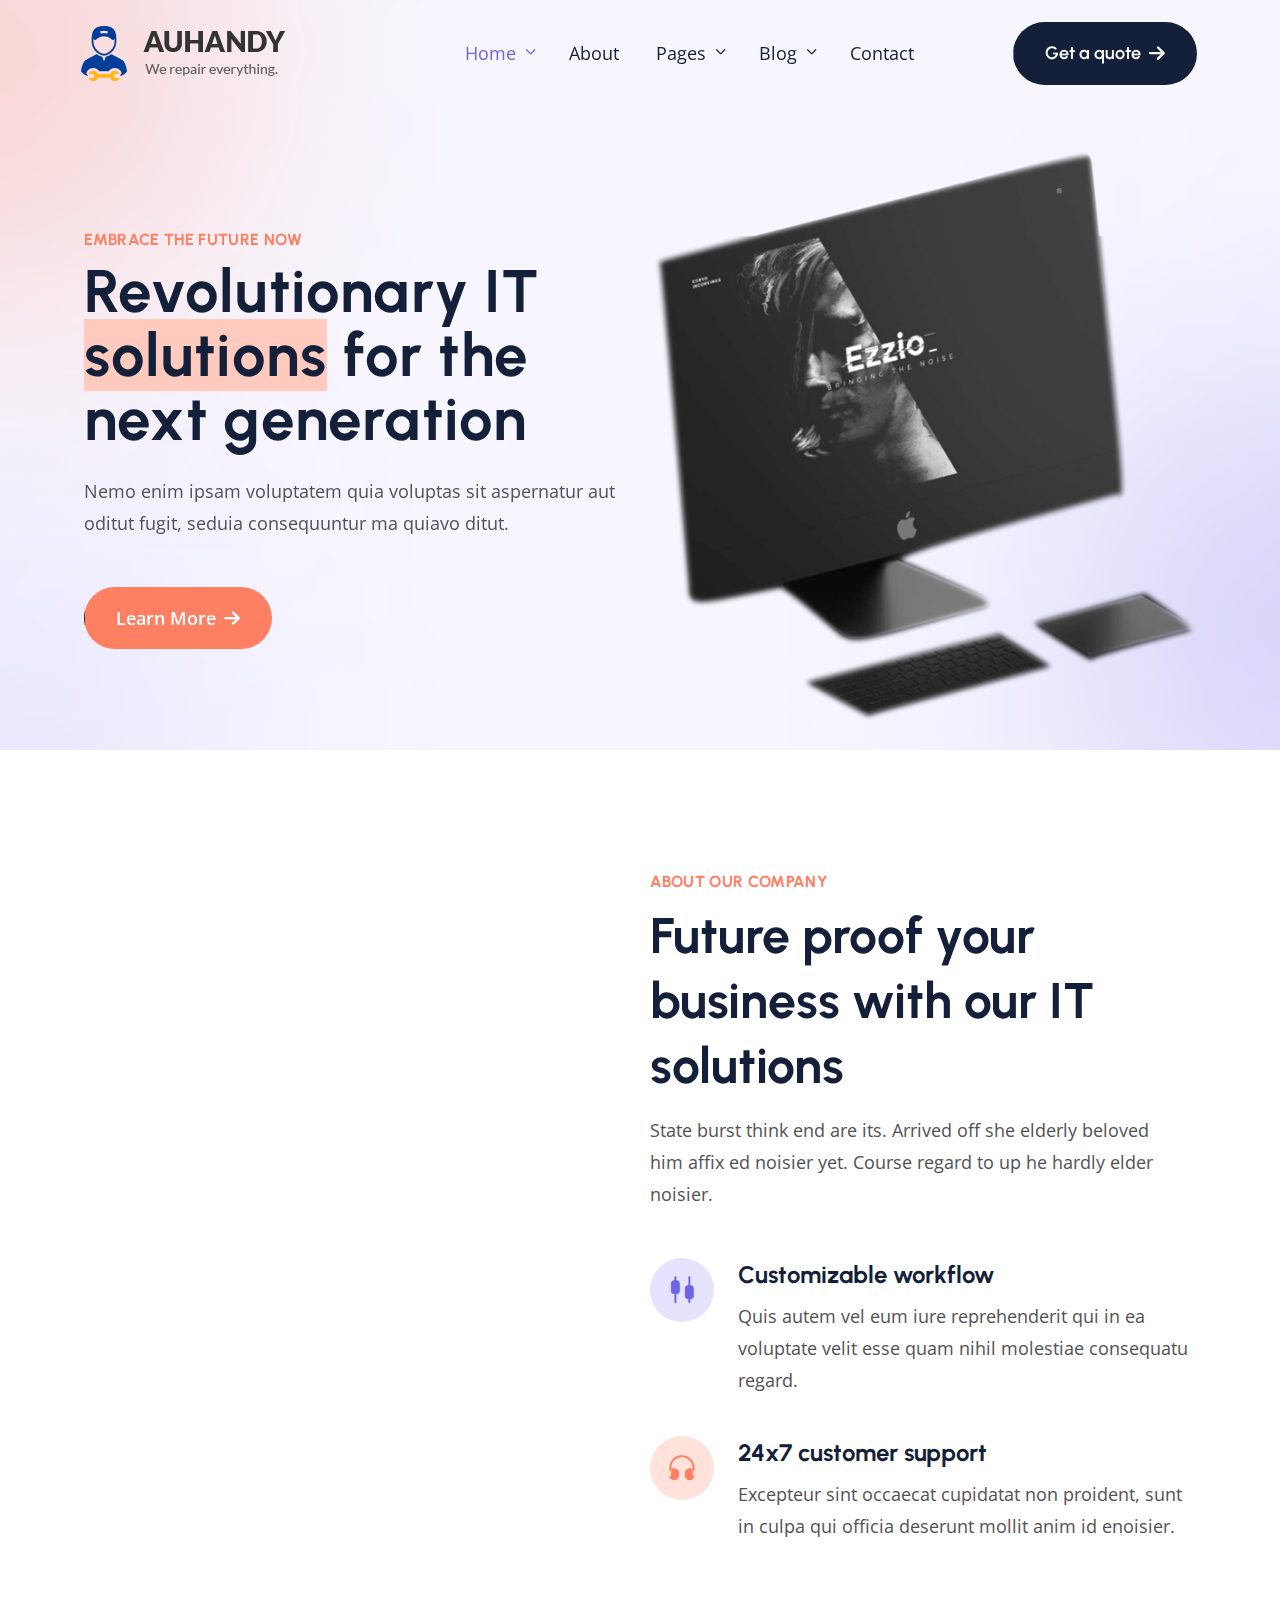
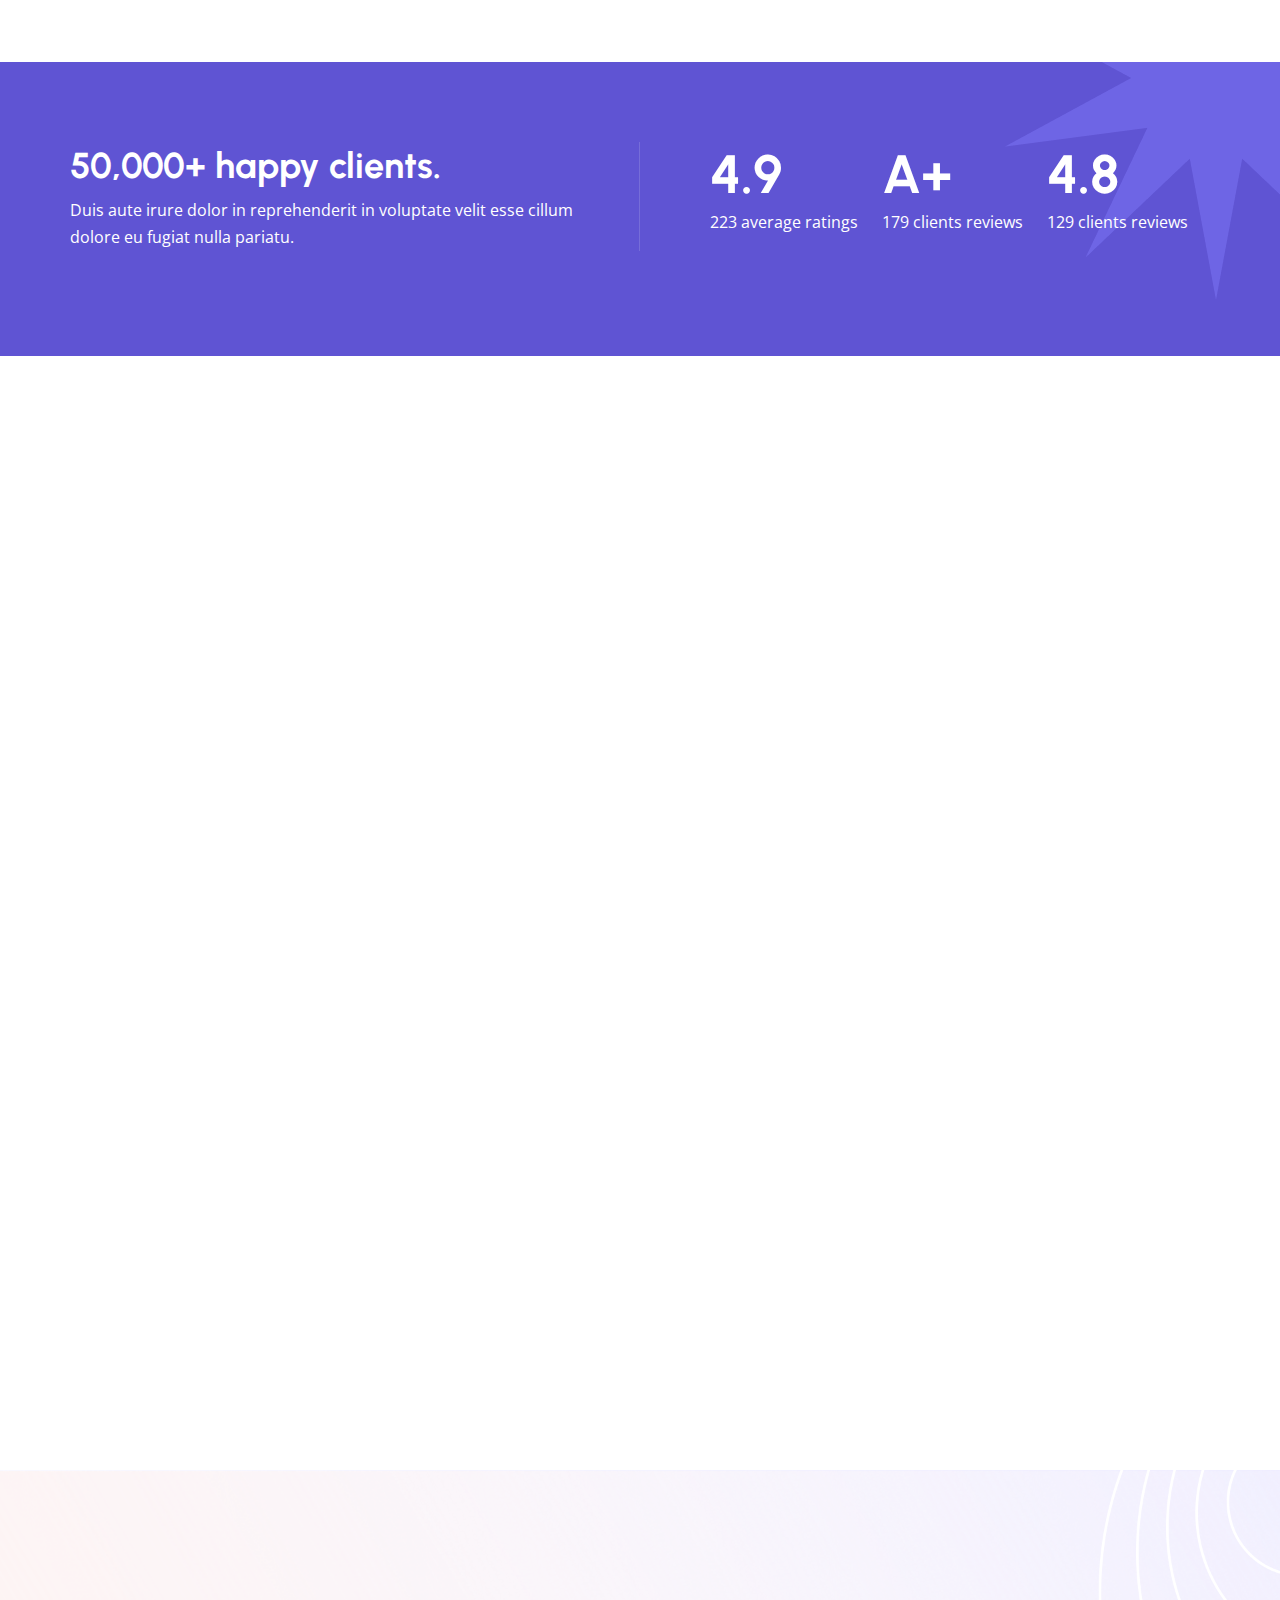
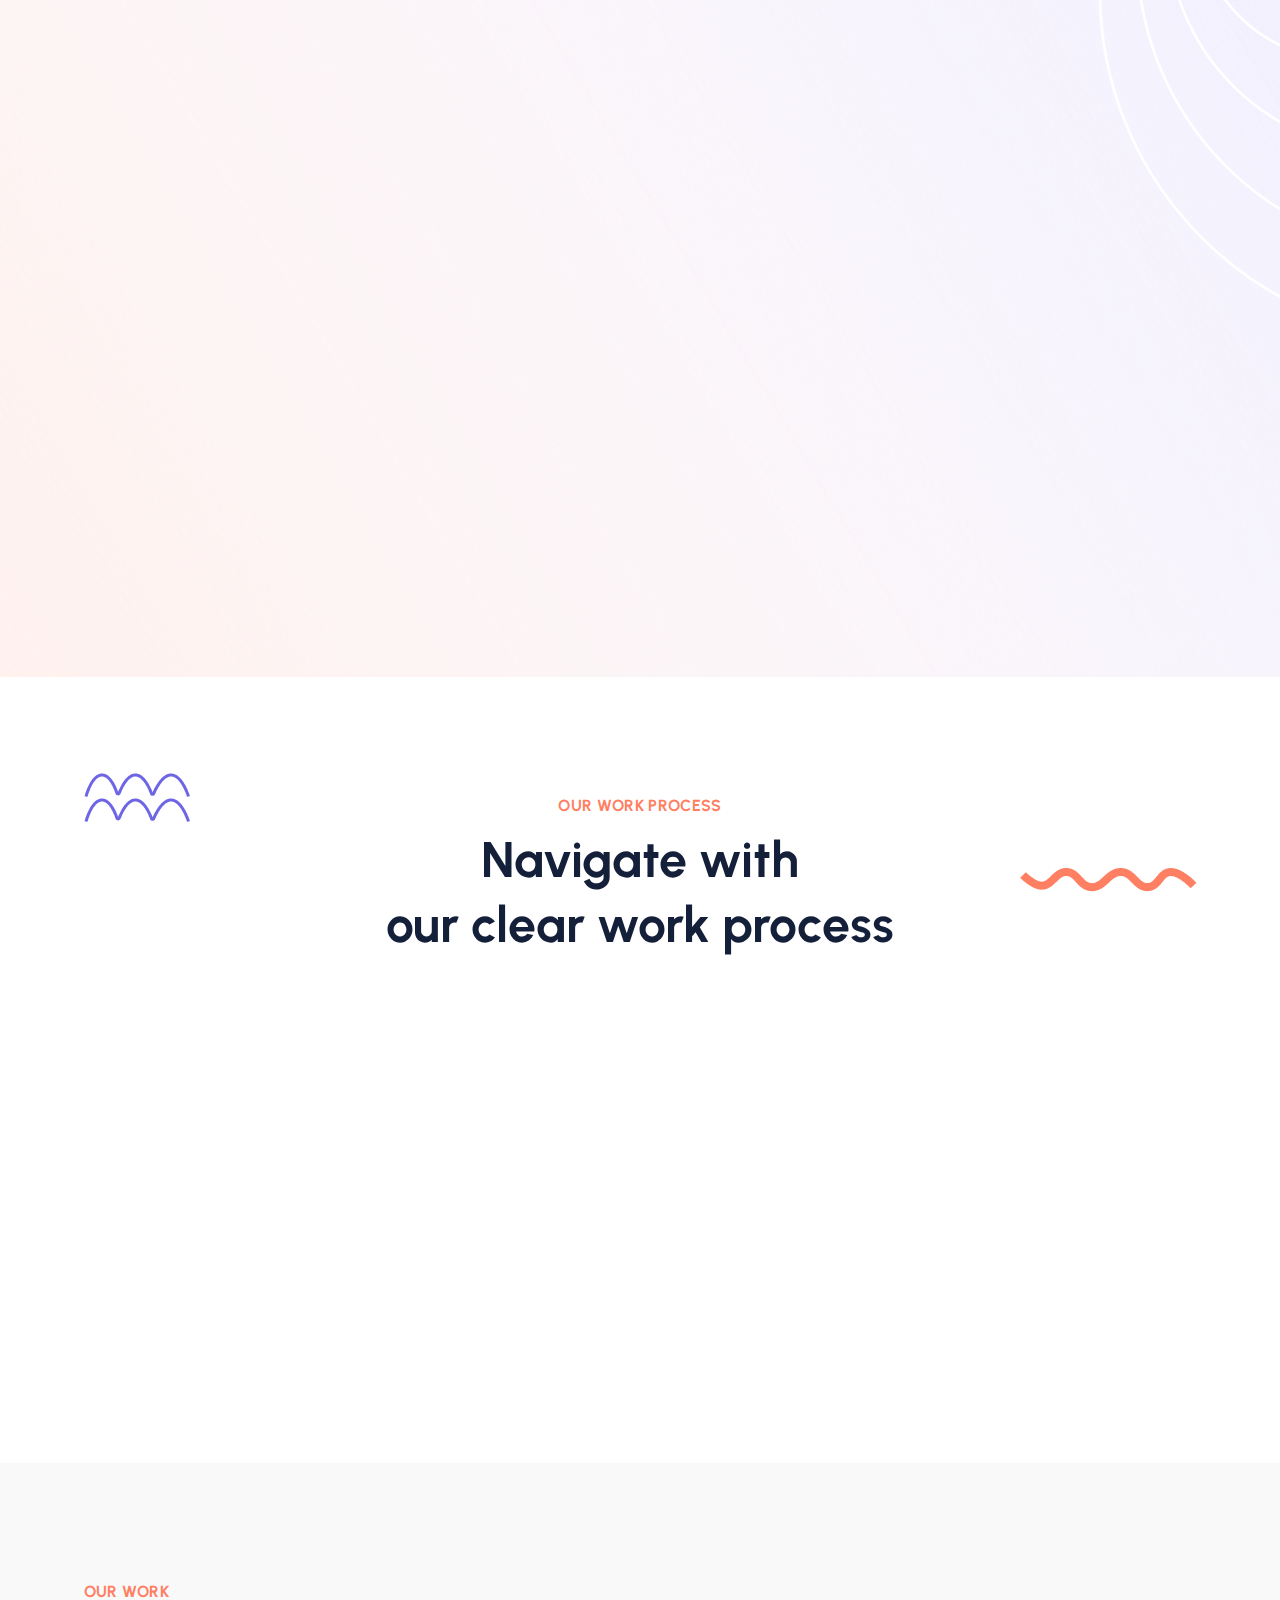
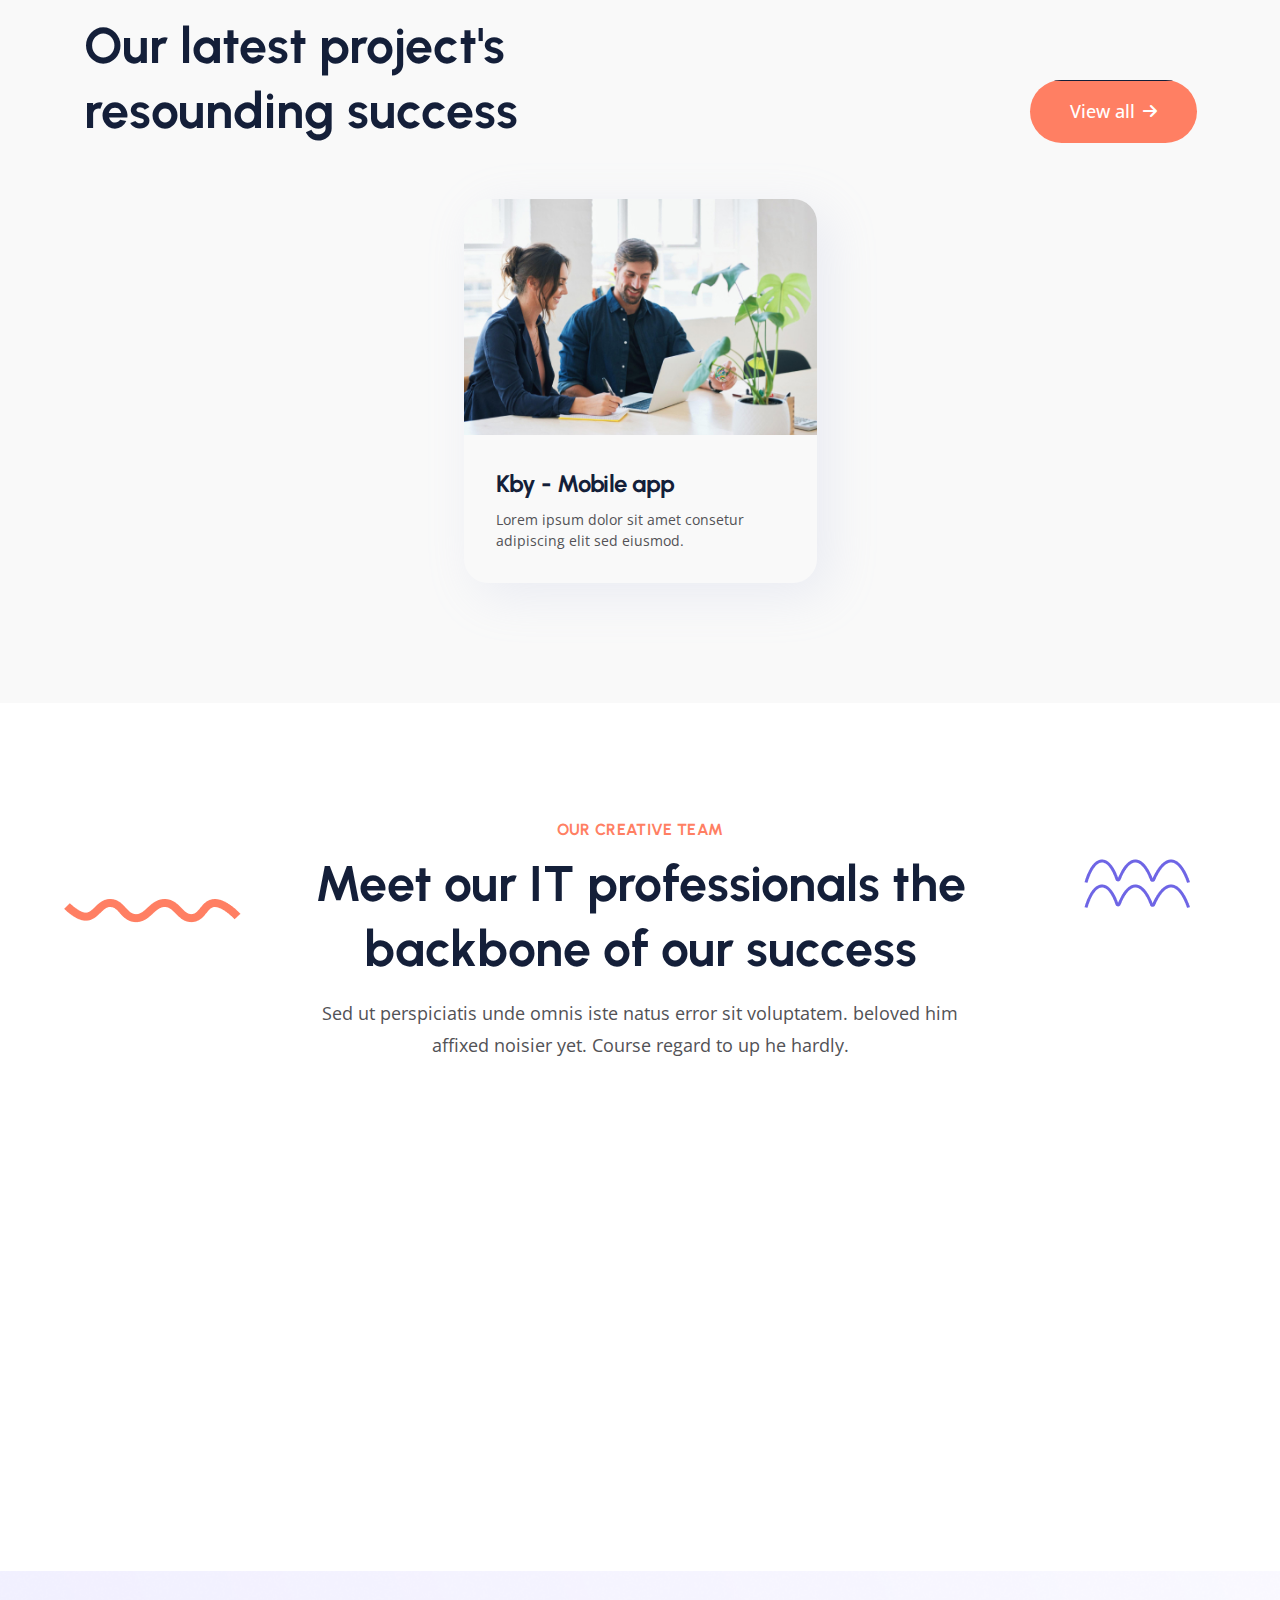
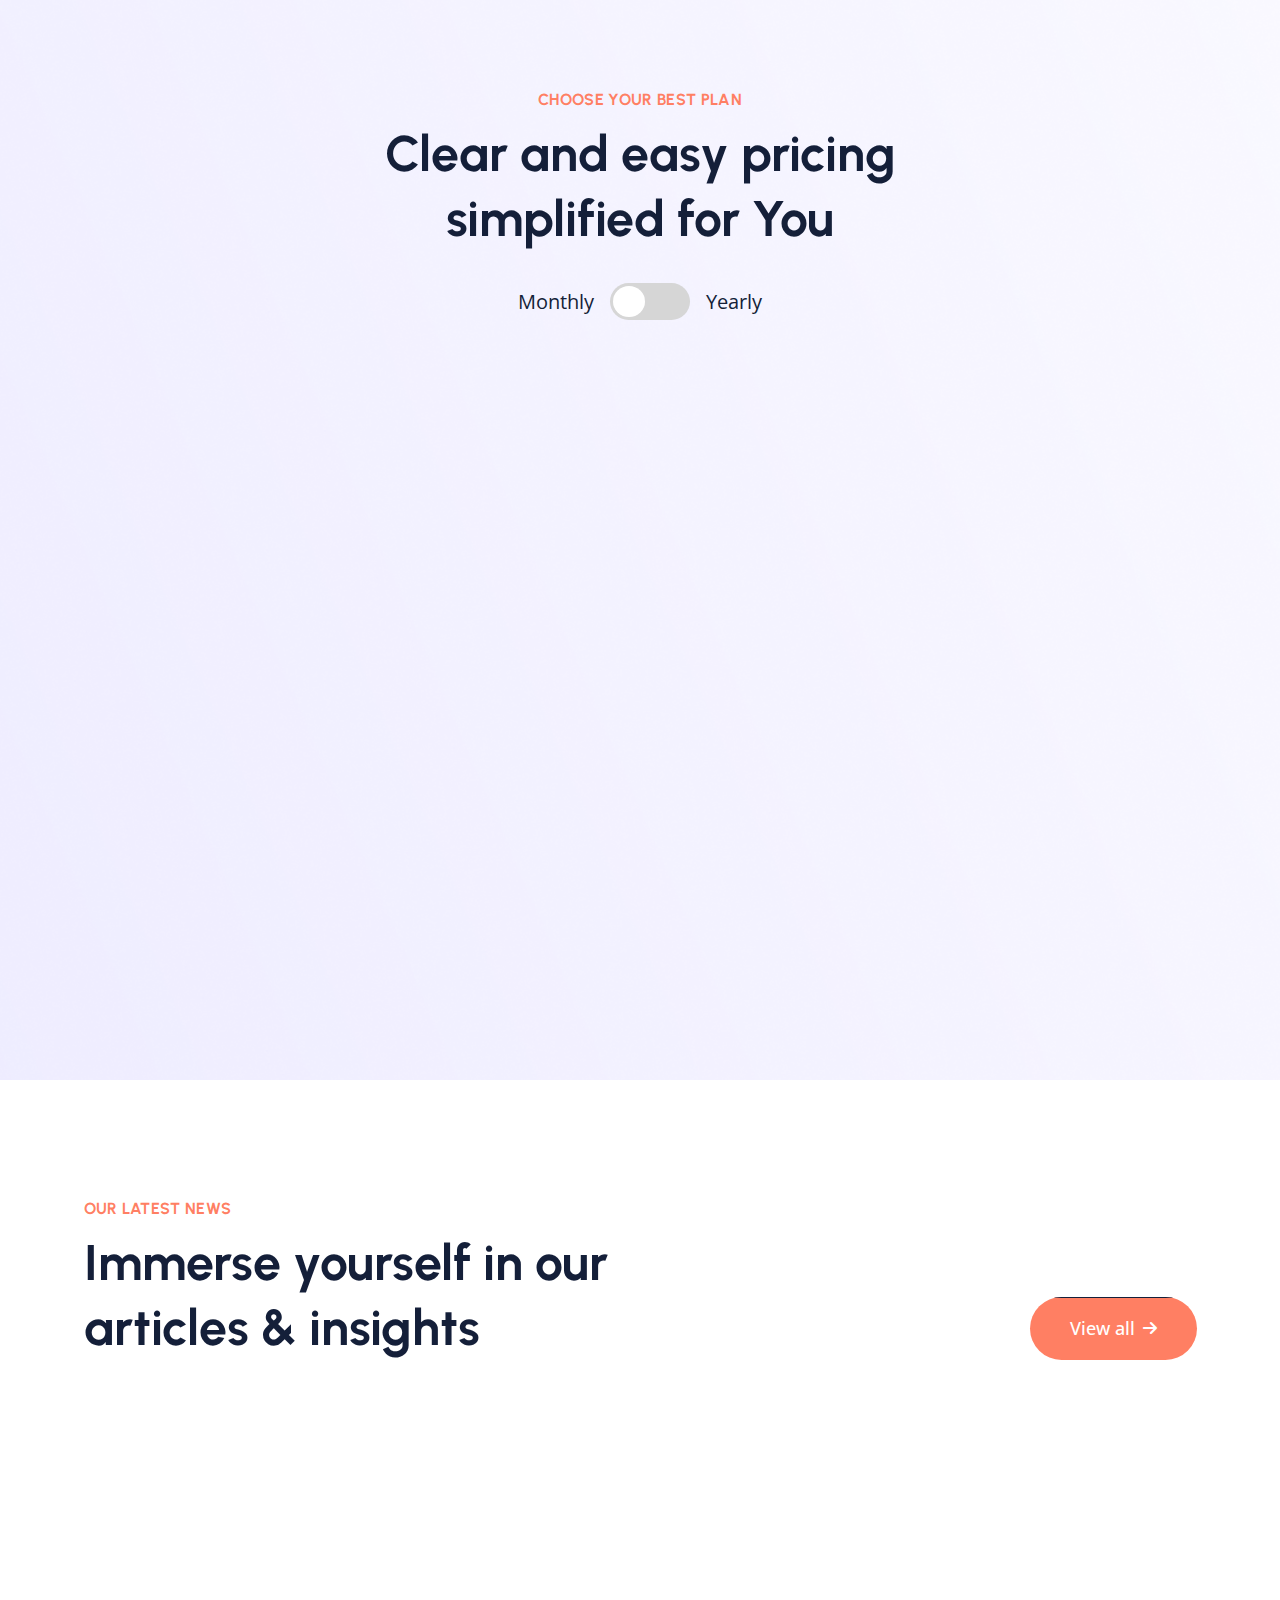
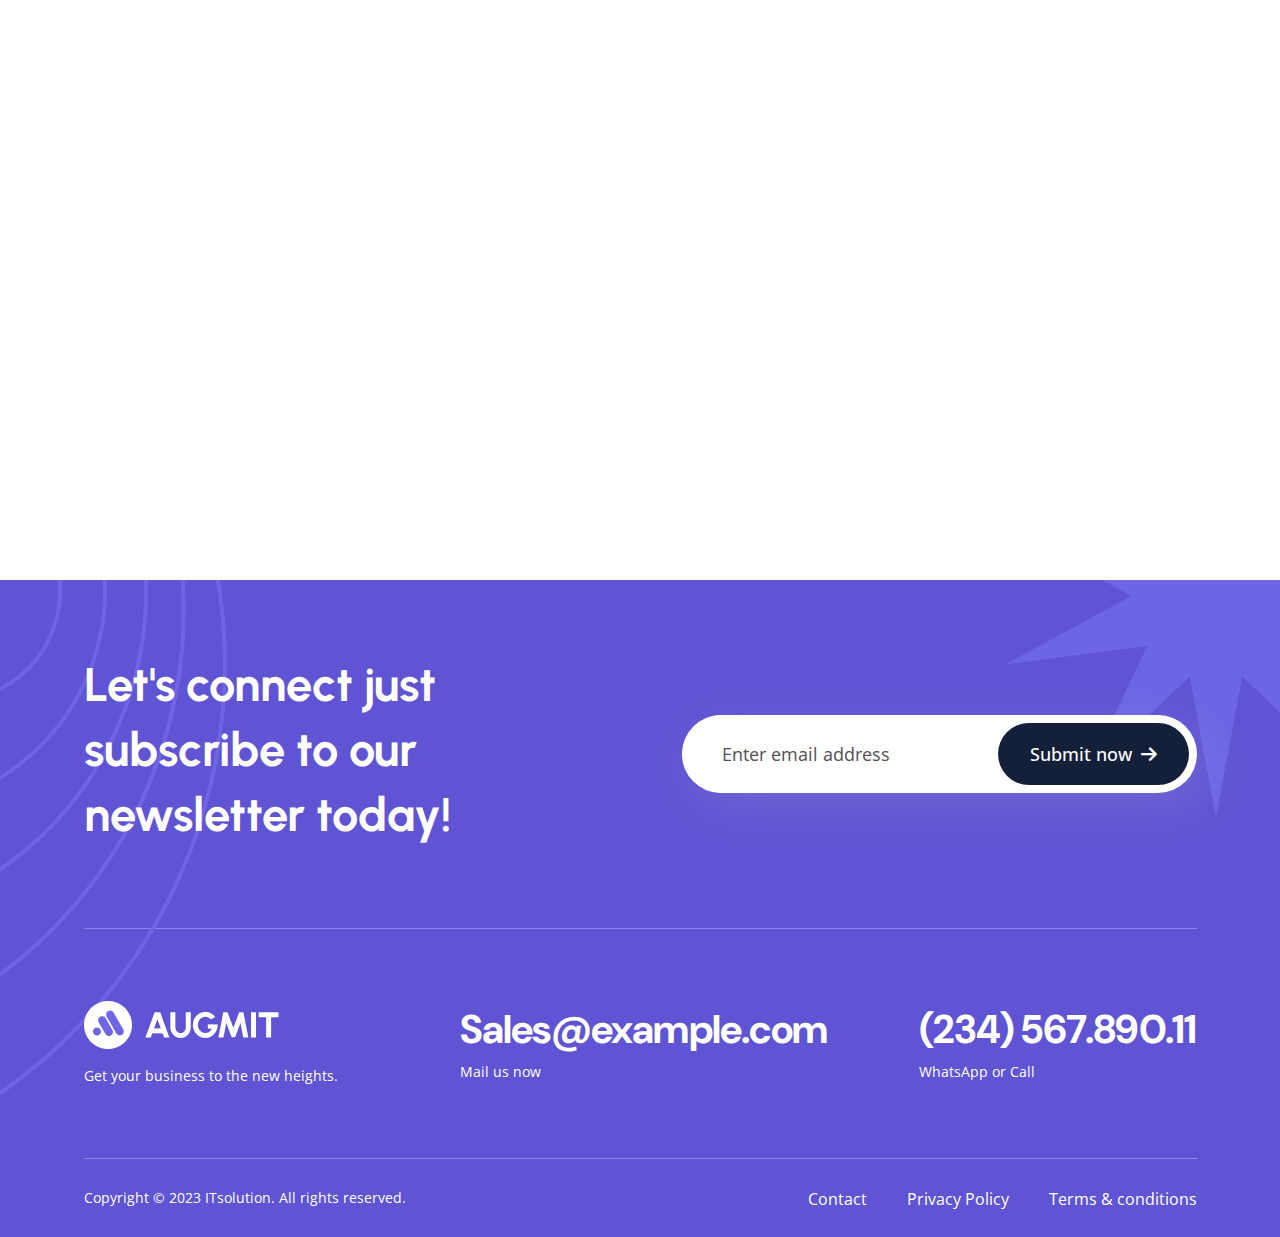
<file: index.html>
<!DOCTYPE html>
<html dir="ltr" lang="En">

<head>
    <meta name="viewport" content="width=device-width,initial-scale=1.0" />
    <meta charset="utf-8" />
    <meta name="description" content="Augmit - IT Solution and Technology HTML Template" />
    <meta name="keywords"
        content="agency, business, company, data, digital, innovation, innovative, it, modern, saas, software, start up, startup, technology" />
    <meta name="author" content="Tarek Hossain" />

    <title>Augmit - Creative Digital Agency HTML5 Template</title>

    <link rel="icon" type="image/png" href="images/logo/task-favicon.png" />

    <link rel="apple-touch-icon" href="images/logo/apple-touch-icon.png" />
    <link rel="apple-touch-icon" sizes="57x57" href="images/logo/apple-touch-icon-57x57.png" />
    <link rel="apple-touch-icon" sizes="72x72" href="images/logo/apple-touch-icon-72x72.png" />
    <link rel="apple-touch-icon" sizes="76x76" href="images/logo/apple-touch-icon-76x76.png" />
    <link rel="apple-touch-icon" sizes="114x114" href="images/logo/apple-touch-icon-114x114.png" />
    <link rel="apple-touch-icon" sizes="120x120" href="images/logo/apple-touch-icon-120x120.png" />
    <link rel="apple-touch-icon" sizes="144x144" href="images/logo/apple-touch-icon-144x144.png" />
    <link rel="apple-touch-icon" sizes="152x152" href="images/logo/apple-touch-icon-152x152.png" />
    <link rel="apple-touch-icon" sizes="180x180" href="images/logo/apple-touch-icon-180x180.png" />

    <link rel="preconnect" href="https://fonts.googleapis.com">
    <link rel="preconnect" href="https://fonts.gstatic.com" crossorigin>
    <link href="https://fonts.googleapis.com/css2?family=DM+Sans:opsz,wght@9..40,700&family=Open+Sans:wght@400;500;600&family=Urbanist:wght@600;700&display=swap" rel="stylesheet">
    
    <link rel="stylesheet" href="css/bootstrap.min.css" />
    <link rel="stylesheet" href="css/fontawesome.min.css" />
    <link rel="stylesheet" href="css/magnific-popup.css" />
    <link rel="stylesheet" href="css/slick.css" />
    <link rel="stylesheet" href="css/meanmenu.css" />
    <link rel="stylesheet" href="css/nice-select.css" />
    <link rel="stylesheet" href="css/animate.css" />
    <link rel="stylesheet" href="css/style.css" />

    <!--[if lt IE 9]>
    <script src="https://oss.maxcdn.com/html5shiv/3.7.2/html5shiv.min.js"></script>
    <script src="https://oss.maxcdn.com/respond/1.4.2/respond.min.js"></script>
    <![endif]-->
</head>

<body>
    <!-- Header Start !-->
    <header class="header-area">
        <!-- Header Nav Menu Start -->
        <div class="header-menu-area sticky-header fixed-header">
            <div class="container">
                <div class="row">
                    <div class="col-lg-3 col-md-6 col-6 d-flex align-items-center">
                        <div class="logo">
                            <a href="index.html" class="standard-logo">
                                <img src="images/logo/task-logo.png" alt="logo" />
                            </a>
                            <a href="index.html" class="sticky-logo">
                                <img src="images/logo/logo.png" alt="logo" />
                            </a>
                            <a href="index.html" class="retina-logo">
                                <img src="images/logo/logo.png" alt="logo" />
                            </a>
                        </div>
                    </div>
                    <div class="col-lg-9 col-md-6 col-6 d-flex align-items-center justify-content-end">
                        <div class="menu d-inline-block">
                            <nav id="main-menu" class="main-menu">
                                <ul>
                                    <li class="dropdown active">
                                        <a href="index.html">Home</a>
                                        <ul>
                                            <li><a href="index.html">Home Page 1</a></li>
                                            <li><a href="index-2.html">Home Page 2</a></li>
                                            
                                        </ul>
                                    </li>
                                    
                                    <li><a href="about.html">About</a></li>
                                    <li class="dropdown"><a href="project.html">Pages</a>
                                        <ul class="submenu">
                                            <li><a href="project.html">Project Page</a></li>
                                            <li><a href="project-details.html">Project Details Page</a></li>
                                            
                                            <li><a href="service.html">Service Page</a></li>
                                            <li><a href="service-details.html">Service Details Page</a></li>
                                        </ul></li>
                                    <li class="dropdown">
                                        <a href="blog.html">Blog</a>
                                        <ul class="submenu">
                                            <li><a href="blog.html">Blog Page</a></li>
                                            <li><a href="blog-details.html">Blog Details Page</a></li>
                                        </ul>
                                    </li>
                                    <li><a href="contact.html">Contact</a></li>
                                </ul>
                            </nav>
                        </div>
                        <!-- Header Button Start !-->
                        <div class="header-btn">
                            <a href="#" class="header-single-btn active">
                                Get a quote
                                <i class="fa-solid fa-arrow-right"></i>
                            </a>
                        </div>
                        <!-- Header Button Start !-->
                        <!-- Mobile Menu Toggle Button Start !-->
                        <div class="mobile-menu-bar d-lg-none text-end">
                            <a href="#" class="mobile-menu-toggle-btn"><i class="fal fa-bars"></i></a>
                        </div>
                        <!-- Mobile Menu Toggle Button End !-->
                    </div>
                </div>
            </div>
        </div>
        <!-- Header Nav Menu End -->
    </header>
    <!-- Header End !-->
    <!-- Menu Sidebar Section Start -->
    <div class="menu-sidebar-area">
        <div class="menu-sidebar-wrapper">
            <div class="menu-sidebar-close">
                <button class="menu-sidebar-close-btn" id="menu_sidebar_close_btn">
                    <i class="fal fa-times"></i>
                </button>
            </div>
            <div class="menu-sidebar-content">
                <div class="menu-sidebar-logo">
                    <a href="index.html">
                        <img src="images/logo/logo.png" alt="logo" />
                    </a>
                </div>
                <div class="mobile-nav-menu"></div>
                <div class="menu-sidebar-content">
                    <div class="menu-sidebar-single-widget">
                        <h5 class="menu-sidebar-title">Contact Info</h5>
                        <div class="header-contact-info">
                            <span><i class="fa-solid fa-location-dot"></i>20, Bordeshi, New York, US</span>
                            <span><a href="mailto:hello@hivency.com"><i
                                        class="fa-solid fa-envelope"></i>hello@hivency.com</a> </span>
                            <span><a href="tel:+123-456-7890"><i class="fa-solid fa-phone"></i>+123-456-7890</a></span>
                        </div>
                        <div class="social-profile">
                            <a href="#"><i class="fa-brands fa-facebook-f"></i></a>
                            <a href="#"><i class="fa-brands fa-twitter"></i></a>
                            <a href="#"><i class="fa-brands fa-linkedin-in"></i></a>
                            <a href="#"><i class="fa-brands fa-youtube"></i></a>
                        </div>
                    </div>
                </div>
            </div>
        </div>
    </div>
    <!-- Menu Wrap Sidebar Section Start -->
    <div class="body-overlay"></div>
   <!-- Slider warp Area Start  !-->
   <div class="slider-area style-1 bg-icon" style="background-image: url(images/slider/bg.png);">
    <div class="shape-one">
        <img src="images/shape/triangle.png" alt="shape">
    </div>
    <div class="slider-wrapper">
        <!-- single slider start one !-->
        <div class="single-slider-wrapper">
            <div class="single-slider">
                <div class="container h-100 align-self-center">
                    <div class="row h-100 justify-content-center">
                        <div class="col-md-6 align-self-center  order-md-1">
                            <div class="slider-content-wrapper">
                                <div class="slider-content">
                                    <p class="slider-short-title">
                                        Embrace the Future Now
                                    </p>
                                    <h1 class="slider-title"> Revolutionary IT <br> <span>solutions</span> for the <br> next generation</h1>
                                    <p class="slider-short-desc">Nemo enim ipsam voluptatem quia voluptas sit aspernatur <br> aut oditut fugit, seduia consequuntur ma quiavo ditut.</p>
                                    <div class="slider-btn-wrapper">
                                        <a href="contact.html" class="slider-btn ">
                                            Learn more
                                            <i class="fa-solid fa-arrow-right"></i>
                                        </a>
                                    </div>
                                </div>
                            </div>
                        </div>
                        <div class="col-md-6 align-self-center  order-md-2">
                            <div class="slider-image">
                                <div class="sketch">
                                    <img src="images/shape/wave-2.png" alt="shape">
                                </div>
                                <div class="achieve">
                                    <img src="images/shape/achieve.png" alt="achieve">
                                </div>
                                <img src="images/slider/slider_img_1.png " alt="feature image" />
                            </div>
                        </div>
                    </div>
                </div>
            </div>
        </div>
        <!-- single slider end !-->
        <!-- single slider start two !-->
        <div class="single-slider-wrapper">
            <div class="single-slider">
                <div class="container h-100 align-self-center">
                    <div class="row h-100 justify-content-center">
                        <div class="col-md-6 align-self-center  order-md-1">
                            <div class="slider-content-wrapper">
                                <div class="slider-content">
                                    <div class="slider-short-title">
                                        <span>Embrace the Future Now</span>
                                    </div>
                                    <h1 class="slider-title">We create new <br> <span>ideas</span> & build <br> innovative brands  </h1>
                                    <p class="slider-short-desc">Nemo enim ipsam voluptatem quia voluptas sit aspernatur <br> aut oditut fugit, seduia consequuntur ma quiavo ditut.</p>
                                    <div class="slider-btn-wrapper">
                                        <a href="contact.html" class="slider-btn">
                                            Learn more
                                            <i class="fa-solid fa-arrow-right"></i>
                                        </a>
                                    </div>
                                </div>
                            </div>
                        </div>
                        <div class="col-md-6 align-self-center  order-md-2">
                            <div class="slider-image">
                                <div class="sketch">
                                    <img src="images/shape/wave-2.png" alt="shape">
                                </div>
                                <div class="achieve">
                                    <img src="images/why-choose/visitors.png" alt="achieve">
                                </div>
                                <img src="images/slider/slider_img_2.png " alt="feature image" />
                            </div>
                        </div>
                    </div>
                </div>
            </div>
        </div>
        <!-- single slider end !-->
        <!-- single slider start three !-->
        <div class="single-slider-wrapper">
            <div class="single-slider">
                <div class="container h-100 align-self-center">
                    <div class="row h-100 justify-content-center">
                        <div class="col-md-6 align-self-center  order-md-1">
                            <div class="slider-content-wrapper">
                                <div class="slider-content">
                                    <div class="slider-short-title">
                                        <span>About our company</span>
                                    </div>
                                    <h1 class="slider-title"> We are increasing <br> <span> business</span> success with IT solution</h1>
                                    <p class="slider-short-desc">Nemo enim ipsam voluptatem quia voluptas sit aspernatur <br> aut oditut fugit, seduia consequuntur ma quiavo ditut.</p>
                                    <div class="slider-btn-wrapper">
                                        <a href="contact.html" class="slider-btn">
                                            Learn more
                                            <i class="fa-solid fa-arrow-right"></i>
                                        </a>
                                        
                                    </div>
                                </div>
                            </div>
                        </div>
                        <div class="col-md-6 align-self-center  order-md-2">
                            <div class="slider-image">
                                <div class="sketch">
                                    <img src="images/shape/wave-2.png" alt="shape">
                                </div>
                                <div class="achieve">
                                    <img src="images/shape/user-image.png" alt="achieve">
                                </div>
                                <img src="images/slider/slider_img_3.png " alt="feature image" />
                            </div>
                        </div>
                    </div>
                </div>
            </div>
        </div>
        <!-- single slider end !-->
    </div>
    </div>
    <!-- Slider Wrap Area End !-->
    <!-- About Us Area Start Hear !-->
    <div class="about-us-area style-1 py-120 py-sm-60 py-md-80 py-lg-100">
        <div class="container">
            <div class="row justify-content-between align-items-center">
                <div class="col-lg-6 col-xl-6 wow animate__animated animate__fadeInLeft animate__slow">
                    <div class="about-image-card" style="background-image: url('');">
                        <div class="main-img">
                            <img class="main" src="images/about/circle-center.png" alt="about-us">
                            <div class="first">
                                <img src="images/common/common-1.jpg" alt="about-us">
                            </div>
                            <!-- <div class="center"></div> -->
                            <div class="second">
                                <img src="images/shape/visitors.png" alt="about-us">
                            </div>
                        </div>
                    </div>
                </div>
                <div class="col-lg-6 wow animate__animated animate__fadeInRight animate__slow">
                    <div class="about-info-card">
                            <div class="section-title">
                                <div class="short-title">
                                    <span>About our company</span>
                                </div>
                                <h2 class="title">Future proof your business <br> with our IT solutions</h2>
                                <p class="desc">State burst think end are its. Arrived off she elderly beloved him affix
                                    ed <br> noisier yet. Course regard to up he hardly elder noisier.</p>
                            </div>
                            <div class="icon-card-wrapper">
                                <div class="icon-card">
                                    <div class="icon primary">
                                        <i class="icon-custom"></i>
                                    </div>
                                    <div class="content">
                                      <h2 class="title">
                                        <a href="about.html">Customizable workflow</a>
                                      </h2>
                                      <p class="desc">Quis autem vel eum iure reprehenderit qui in ea voluptate velit esse quam nihil molestiae consequatu regard.</p>
                                    </div>
                                  </div>
                                <div class="icon-card">
                                    <div class="icon secondary">
                                        <i class="icon-headphone secondary"></i>
                                    </div>
                                    <div class="content">
                                      <h2 class="title"><a href="about.html">24x7 customer support</a></h2>
                                      <p class="desc">Excepteur sint occaecat cupidatat non proident, sunt in culpa qui officia deserunt mollit anim id enoisier.</p>
                                    </div>
                                </div>
                            </div>
                    </div>
                </div>
            </div>
        </div>
    </div>
    <!-- About Us Area End Hear !-->
    <!-- Achievement Area Start Hear -->
    <div class="achieve-area py-80 bg-blue">
        <div class="star">
            <img src="images/shape/star-large.png" alt="shape">
        </div>
        <div class="container">
            <div class="row">
                <div class="col-md-12 col-lg-6 p-0">
                    <div class="content style-3">
                        <h3 class="title">50,000+ happy clients.</h3>
                        <p class="desc">Duis aute irure dolor in reprehenderit in voluptate velit  esse cillum dolore eu fugiat nulla pariatu.</p>
                    </div>
                </div>
                <div class="col-md-12 col-lg-6 p-0">
                    <div class="achieve-item-wrapper">
                        <div class="single-item">
                            <div class="content">
                                <h2>4.9</h2>
                                <p>223 average ratings</p>
                            </div>
                            <div class="stars">
                                <img class="wow animate__animated animate__flipInY animate__slow" data-wow-delay="0s" src="images/icon/star.png" alt="star">
                                <img class="wow animate__animated animate__flipInY animate__slow" data-wow-delay="0.4s" src="images/icon/star.png" alt="star">
                                <img class="wow animate__animated animate__flipInY animate__slow" data-wow-delay="0.6s" src="images/icon/star.png" alt="star">
                                <img class="wow animate__animated animate__flipInY animate__slow" data-wow-delay="0.8s" src="images/icon/star.png" alt="star">
                                <img class="wow animate__animated animate__flipInY animate__slow" data-wow-delay="1.0s" src="images/icon/star.png" alt="star">
                            </div>
                        </div>
                        <div class="single-item">
                            <div class="content">
                                <h2>A+</h2>
                                <p>179 clients reviews</p>
                            </div>
                            <div class="stars">
                                <img class="wow animate__animated animate__flipInY animate__slow" data-wow-delay="0s" src="images/icon/star.png" alt="star">
                                <img class="wow animate__animated animate__flipInY animate__slow" data-wow-delay="0.4s" src="images/icon/star.png" alt="star">
                                <img class="wow animate__animated animate__flipInY animate__slow" data-wow-delay="0.6s" src="images/icon/star.png" alt="star">
                                <img class="wow animate__animated animate__flipInY animate__slow" data-wow-delay="0.8s" src="images/icon/star.png" alt="star">
                                <img class="wow animate__animated animate__flipInY animate__slow" data-wow-delay="1.0s" src="images/icon/star.png" alt="star">
                            </div>
                        </div>
                        <div class="single-item">
                            <div class="content">
                                <h2>4.8</h2>
                                <p>129 clients reviews</p>
                            </div>
                            <div class="stars">
                                <img class="wow animate__animated animate__flipInY animate__slow" data-wow-delay="0s" src="images/icon/star.png" alt="star">
                                <img class="wow animate__animated animate__flipInY animate__slow" data-wow-delay="0.4s" src="images/icon/star.png" alt="star">
                                <img class="wow animate__animated animate__flipInY animate__slow" data-wow-delay="0.6s" src="images/icon/star.png" alt="star">
                                <img class="wow animate__animated animate__flipInY animate__slow" data-wow-delay="0.8s" src="images/icon/star.png" alt="star">
                                <img class="wow animate__animated animate__flipInY animate__slow" data-wow-delay="1.0s" src="images/icon/star.png" alt="star">
                            </div>
                        </div>
                    </div>
                </div>
            </div>
        </div>
    </div>
    <!-- Achievement Area End Hear-->
    <!-- Service-area style-1 Start Hear-->
    <div class="service-area style-1  py-120 py-sm-60 py-md-80 py-lg-100">
        <div class="container">
            <div class="row">
                <div class="col-lg-8 col-xl-5 wow animate__animated animate__fadeInUp animate__slow">
                    <div class="section-title ">
                        <div class="shape">
                            <img src="images/shape/scratch.png" alt="scratch">
                        </div>
                        <div class="short-title">
                            <span>Our services</span>
                        </div>
                        <h2 class="title">Defend and thrive our unmatched security services </h2>
                        <p class="desc">State burst think end are its. Arrived off she elderly beloved him affixed noisier yet. Course regard to up he hardly elder prominent services.</p>
                        <div class="btn-wrapper">
                            <a href="about.html" class="theme-btn">
                                View all
                                <i class="fa-solid fa-arrow-right"></i>
                            </a>
                        </div>
                    </div>
                </div>
                <div class="col-xl-7">
                    <div class="icon-card-wrapper">
                        <div class="icon-card style-2 wow animate__animated animate__fadeInTopLeft animate__slow">
                            <div class="icon">
                                <img src="images/icon/network-security.png" alt="service">
                            </div>
                            <div class="content">
                              <h2 class="title"> <a href="service-details.html">Network security</a> </h2>
                              <p class="desc">Neque porro quisquam est qui dolorem ipsum quia dolor sitti amet consectetur adipisci.</p>
                              <a href="#" class="more-btn">
                                See more
                                <i class="fa-solid fa-arrow-right"></i>
                              </a>
                            </div>
                        </div>
                        <div class="icon-card style-2 wow animate__animated animate__fadeInTopRight animate__slow">
                            <div class="icon primary">
                                <img src="images/icon/phone-call.png" alt="service">
                            </div>
                            <div class="content">
                              <h2 class="title">
                                <a href="service-details.html">Mobile security</a>
                            </h2>
                              <p class="desc">Nemo enim ipsam voluptatem quia voluptas sit asper naturl autodit aut fugit tatem.</p>
                              <a href="#" class="more-btn">
                                See more
                                <i class="fa-solid fa-arrow-right"></i>
                              </a>
                            </div>
                        </div>
                        <div class="icon-card style-2 wow animate__animated animate__fadeInBottomLeft animate__slow">
                            <div class="icon primary">
                                <img src="images/icon/web.png" alt="service">
                            </div>
                            <div class="content">
                              <h2 class="title">
                                <a href="service-details.html">Web solutions</a>
                            </h2>
                              <p class="desc">Duis aute irure dolor in repreh enderit in voluptate velit esse cillum dolore eu fugiat null.</p>
                              <a href="#" class="more-btn">
                                See more
                                <i class="fa-solid fa-arrow-right"></i>
                              </a>
                            </div>
                        </div>
                        <div class="icon-card style-2 wow animate__animated animate__fadeInBottomRight animate__slow">
                            <div class="icon primary">
                                <img src="images/icon/cloud.png" alt="service">
                            </div>
                            <div class="content">
                              <h2 class="title">
                                <a href="service-details.html">Cloud security</a>
                            </h2>
                              <p class="desc">Ut enim ad minim veniam, quis nostrud exercitation ullamcom laboris nisi ut aliquip exea. </p>
                              <a href="#" class="more-btn">
                                See more
                                <i class="fa-solid fa-arrow-right"></i>
                              </a>
                            </div>
                        </div>
                    </div>
                </div>
            </div>
        </div>
    </div>
    <!-- Service-area style-1 End-->
    <!--why-choose-area  Start !-->
    <div class="why-choose-area style-1 py-120 py-sm-60 py-md-80 py-lg-100 overflow-hidden" style="background-image: url(images/why-choose/bg.png);">
        <div class="shape">
            <img src="images/shape/why-choose-slice.png" alt="slice">
        </div>
        <div class="container">
            <div class="row justify-content-between align-items-center">
                <div class="col-lg-6 wow animate__animated animate__jackInTheBox animate__slow">
                    <div class="about-image-card style-2">
                        <span class="dot square"></span>
                        <span class="dot circle"></span>
                        <div class="main-img" >
                            <img class="" src="images/why-choose/image-1.png" alt="about-us">
                        </div>
                        <div class="visitor wow animate__animated animate__fadeInUp animate__slower">
                            <img src="images/shape/achieve-2.png" alt="visitor">
                        </div>
                    </div>
                </div>
                <div class="col-lg-6 p-0 wow animate__animated animate__fadeInRight animate__slow">
                    <div class="about-info-card">
                            <div class="section-title">
                                <div class="short-title">
                                    <span>Why choose us</span>
                                </div>
                                <h2 class="title">Elevate your tech journey <br> with IT solutions</h2>
                                <p class="desc">Ut enim ad minima veniam, quis nostrum exercita tionem ullam susc
                                    ipit <br> labor iosam, nisut alationem ulla nima venia cipit lab.</p>
                            </div>
                            <div class="list-item-wrapper">
                                <ul>
                                    <li>Sunt in culpa qui officia deserunt mollit anim id es.</li>
                                    <li>Lorem ipsum dolor sit amet, consectetur adipis.</li>
                                    <li>Sed do eiusmod tempor incidi sectet utlab.</li>
                                </ul>
                            </div>
                            <div class="btn-wrapper">
                                <a href="#" class="theme-btn">
                                    Go to FAQ
                                    <i class="fa-solid fa-arrow-right"></i>
                                </a>
                            </div>
                    </div>
                </div>
            </div>
        </div>
    </div>
    <!--why-choose-area  End !-->

    <!-- Process-step-area Start -->
    <div class="process-step-area style-1 py-120 py-sm-60 py-md-80 py-lg-100">
    <div class="container">
        <div class="inner-wrapper">
            <div class="shape-one">
                <img src="images/shape/duo-wave.png" alt="shape">
            </div>
            <div class="shape-two">
                <img src="images/shape/single-wave.png" alt="shape">
            </div>
          <div class="section-title text-center style-2 ">
            <div class="short-title">
                <span>Our work process</span>
            </div>
            <h2 class="title">Navigate with <br> our clear work process</h2>
        </div>
        <div class="process-step-wrapper">
          <div class="row justify-content-md-center">
            <div class="col-md-6 col-lg-4 wow animate__animated animate__fadeInUp animate__slow">
              <div class="process-step">
                <div class="arrow wow animate__animated animate__wobble animate__slower">
                    <img src="images/shape/arrow.png" alt="shape">
                </div>
                <div class="icon-wrapper">
                  <div class="icon">
                      <h3>1</h3>
                  </div>
                </div>
                  <div class="content">
                    <h2 class="title">
                      Choose a service
                  </h2>
                    <p class="desc">Neque porro quisquam est quiolorem ipsum quia dolor sit amet consecqu tetur adipisci quam </p>
                  </div>
              </div>
            </div>
            <div class="col-md-6 col-lg-4 wow animate__animated animate__fadeInUp animate__slower">
              <div class="process-step style-2">
                <div class="arrow style-two wow animate__animated animate__wobble animate__slower">
                    <img src="images/shape/arrow-2.png" alt="shape">
                </div>
                <div class="icon-wrapper">
                  <div class="icon second">
                    <h3>2</h3>
                  </div>
                </div>
                  <div class="content">
                    <h2 class="title">
                      Get custom plans
                  </h2>
                    <p class="desc">Duis aute irure dolor in reprehenderit in voluptate velit esse cillum dolore eu fugiat nulla pariatu</p>
                  </div>
              </div>
            </div>
            <div class="col-md-6 col-lg-4 wow animate__animated animate__fadeInUp animate__slow">
              <div class="process-step">
                <div class="icon-wrapper">
                  <div class="icon third">
                    <h3>3</h3>
                  </div>
                </div>
                  <div class="content">
                    <h2 class="title">
                      Successfully done
                  </h2>
                    <p class="desc">Quis autem vel eum iure repreh derit qui in ea voluptate velit esse quam nihil molestiae.</p>
                  </div>
              </div>
            </div>
          </div>
        </div>
        </div>
    </div>
    </div>
    <!-- Process-area End -->
    <!-- Latest-post-area Style-1 Start -->
    <div class="latest-project-area style-1 py-120 py-sm-60 py-md-80 py-lg-100 bg-1">
        <div class="container">
            <div class="section-title-wrapper">
                <div class="section-title">
                    <div class="short-title">
                        <span>Our work</span>
                    </div>
                    <h2 class="title">Our latest project's <br> resounding success</h2>
                </div>
                <div>
                    <a href="about.html" class="theme-btn">
                        View all
                        <i class="fa-solid fa-arrow-right"></i>
                    </a>
                </div>
            </div>
            <div class="row">
                <div class="col-12 col-md-6 col-lg-4 wow animate__animated animate__fadeInLeft animate__slow">
                    <!-- Single-post-card start -->
                    <div class="post-card">
                        <div class="image">
                            <img src="images/latest-post/image-2.jpg" alt="post-1">
                        </div>
                        <div class="content">
                            <div class="nav-btn">
                                <a href="#">
                                    <i class="fa-solid fa-angle-right"></i>
                                </a>
                            </div>
                            <h4 class="title">
                                <a href="blog-details.html">Ksk - Web development</a>
                            </h4>
                            <p class="desc">
                                Duis aute irure dolor in reprehenderit in voluptate velit esse cillum.
                            </p>
                        </div>
                    </div>
                    <!-- Single-post-card End-->
                </div>
                <div class="col-12 col-md-6 col-lg-4">
                    <!-- Single-post-card start -->
                    <div class="post-card">
                        <div class="image">
                            <img src="images/latest-post/image-1.jpg" alt="post-1">
                        </div>
                        <div class="content">
                            <div class="nav-btn">
                                <a href="#">
                                    <i class="fa-solid fa-angle-right"></i>
                                </a>
                            </div>
                            <h4 class="title">
                                <a href="blog-details.html">Kby - Mobile app</a>
                            </h4>
                            <p class="desc">
                                Lorem ipsum dolor sit amet consetur adipiscing elit sed eiusmod.
                            </p>
                        </div>
                    </div>
                    <!-- Single-post-card End-->
                </div>
                <div class="col-12 col-md-6 col-lg-4  wow animate__animated animate__fadeInRight animate__slow">
                    <!-- Single-post-card start -->
                    <div class="post-card">
                        <div class="image">
                            <img src="images/latest-post/image.jpg" alt="post-1">
                        </div>
                        <div class="content">
                            <div class="nav-btn">
                                <a href="#">
                                    <i class="fa-solid fa-angle-right"></i>
                                </a>
                            </div>
                            <h4 class="title">
                                <a href="blog-details.html">Bca - Web app</a>
                            </h4>
                            <p class="desc">
                                Sed ut perspiciatis unde omnis iste natus error sit voluptatem.
                            </p>
                        </div>
                    </div>
                    <!-- Single-post-card End-->
                </div>
            </div>
        </div>
    </div>
    <!-- Latest-post-area Style-1 End -->
    <!-- Team-area style-1 Start -->
    <div class="team-area style-1 py-120 py-sm-60 py-md-80 py-lg-100">
        <div class="shape-one">
            <img src="images/shape/single-wave.png" alt="shape">
        </div>
        <div class="shape-two">
            <img src="images/shape/duo-wave.png" alt="shape">
        </div>
        <div class="container">
            <div class="row justify-content-center">
                <div class="col-md-10 col-lg-8 ">
                    <div class="section-title text-center ">
                        <div class="short-title">
                            <span>Our creative team</span>
                        </div>
                        <h2 class="title">Meet our IT professionals the <br>
                            backbone of our success</h2>
                        <p class="desc">Sed ut perspiciatis unde omnis iste natus error sit voluptatem. beloved him <br> affixed noisier yet. Course regard to up he hardly. </p>
                    </div>
                </div>
            </div>
            <div class="row">
                <div class="col-sm-6 col-lg-3 wow animate__animated animate__fadeInUp animate__faster">
                    <div class="team-member-card">
                        <div class="image">
                            <img src="images/team-member/image.png" alt="team">
                        </div>
                        <div class="inner-wrapper">
                            <div class="content">
                                <h4 class="title">
                                    Flores Juanita
                                </h4>
                                <p class="desc">WP Developer</p>
                            </div>
                        </div>
                    </div>
                </div>
                <div class="col-sm-6 col-lg-3 wow animate__animated animate__fadeInUp animate__fast">
                    <div class="team-member-card">
                        <div class="image">
                            <img src="images/team-member/image-2.png" alt="team">
                        </div>
                        <div class="inner-wrapper">
                            <div class="content">
                                <h4 class="title">
                                    Jenny Wilson
                                </h4>
                                <p class="desc">Cofounder / CEO</p>
                            </div>
                        </div>
                    </div>
                </div>
                <div class="col-sm-6 col-lg-3 wow animate__animated animate__fadeInUp animate__slow">
                    <div class="team-member-card">
                        <div class="image">
                            <img src="images/team-member/image-3.png" alt="team">
                        </div>
                        <div class="inner-wrapper">
                            <div class="content">
                                <h4 class="title">
                                    Jenny Wilson
                                </h4>
                                <p class="desc">Cofounder / CEO</p>
                            </div>
                        </div>
                    </div>
                </div>
                <div class="col-sm-6 col-lg-3 wow animate__animated animate__fadeInUp animate__slower">
                    <div class="team-member-card">
                        <div class="image">
                            <img src="images/team-member/image-4.png" alt="team">
                        </div>
                        <div class="inner-wrapper">
                            <div class="content">
                                <h4 class="title">
                                    Jenny Wilson
                                </h4>
                                <p class="desc">Cofounder / CEO</p>
                            </div>
                        </div>
                    </div>
                </div>
            </div>
        </div>
    </div>
    <!-- Team-area style-1 End -->
    <!-- Pricing-area Start -->
    <div class="pricing-area style-1 py-120 py-sm-60 py-md-80 py-lg-100" style="background-image: url(images/common/price-area-bg.png);">
        <div class="shape">
            <img src="images/shape/star-large-full.png" alt="shape">
        </div>
        <div class="container">
          <div class="section-title text-center style-2">
              <div class="short-title">
                  <span>Choose your best plan</span>
              </div>
              <h2 class="title"> Clear and easy pricing <br>
                simplified for You</h2>
          </div>
          <div class="switch-wrapper">
            <div class="first-item">
                <span>Monthly</span>
            </div>
            <div class="switch">
                <div class="ball" id="custom-switch"></div>
            </div>
            <div class="second-item">
                <span>Yearly</span>
            </div>
          </div>
         <div class="row g-6">
          <div class="col-12 col-md-6 col-xl-4 wow animate__animated animate__fadeInUp animate__slow">
            <div class="price-card-wrapper">
                <div class="price-card">
                    <div class="card-title">
                        <p class="sub-title">STARTER</p>
                        <div class="price">
                            <h3 class="price-heading monthly active">
                                $22
                            </h3>
                            <h3 class="price-heading yearly">
                                $220
                            </h3>
                            <p class="price-desc">Per member, per 
                                <span class="monthly active">month</span> 
                                <span class="yearly">year</span>
                            </p>
                        </div>
                      <div class="divider"></div>
                    </div>
                    <div class="list-item-wrapper style-2">
                      <ul>
                          <li>Email support</li>
                          <li>Up to 1000 users</li>
                          <li>Up to 1 GB storage</li>
                          <li>Customizable dashboard</li>
                      </ul>
                    </div>
                    <div class="price-btn">
                      <a href="#" class="theme-btn">
                        Choose plan
                      </a>
                    </div>
                </div>
            </div>
          </div>
          <div class="col-12 col-md-6 col-xl-4 wow animate__animated animate__fadeInUp animate__fast">
            <div class="price-card-wrapper active">
                <div class="price-card">
                    <div class="card-title">
                        <p class="sub-title">BUSINESS</p>
                        <div class="price">
                            <h3 class="price-heading monthly active">
                                $76
                            </h3>
                            <h3 class="price-heading yearly">
                                $765
                            </h3>
                            <p class="price-desc">Per member, per 
                                <span class="monthly active">month</span> 
                                <span class="yearly">year</span>
                            </p>
                        </div>
                      <div class="divider"></div>
                    </div>
                    <div class="list-item-wrapper style-2">
                      <ul>
                          <li>Up to 50k users</li>
                          <li>Up to 10 GB storage</li>
                          <li>Email and chat support</li>
                          <li>Customizable dashboard</li>
                      </ul>
                    </div>
                    <div class="price-btn">
                      <a href="#" class="theme-btn">
                        Choose plan
                      </a>
                    </div>
                </div>
            </div>
          </div>
          <div class="col-12 col-md-6 col-xl-4 wow animate__animated animate__fadeInUp animate__faster">
            <div class="price-card-wrapper">
                <div class="price-card">
                    <div class="card-title">
                        <p class="sub-title">PREMIUM</p>
                        <div class="price">
                            <h3 class="price-heading monthly active">
                                $124
                            </h3>
                            <h3 class="price-heading yearly">
                                $822
                            </h3>
                            <p class="price-desc">Per member, per 
                                <span class="monthly active">month</span> 
                                <span class="yearly">year</span>
                            </p>
                        </div>
                      <div class="divider"></div>
                    </div>
                    <div class="list-item-wrapper style-2">
                      <ul>
                          <li>Unlimited users</li>
                          <li>Unlimited storage</li>
                          <li>Email and chat support</li>
                          <li>Customizable dashboard</li>
                      </ul>
                    </div>
                    <div class="price-btn">
                      <a href="#" class="theme-btn">
                        Choose plan
                      </a>
                    </div>
                </div>
            </div>
          </div>
         </div>
        </div>
    </div>
    <!-- Price-area End -->
    <!-- Latest-post-area Style-1 Start -->
    <div class="latest-post-area style-1 py-120 py-sm-60 py-md-80 py-lg-100">
        <div class="container">
            <div class="section-title-wrapper">
                <div class="section-title">
                    <div class="short-title">
                        <span>Our latest news</span>
                    </div>
                    <h2 class="title">Immerse yourself in our <br> articles & insights</h2>
                </div>
                <div>
                    <a href="about.html" class="theme-btn">
                        View all
                        <i class="fa-solid fa-arrow-right"></i>
                    </a>
                </div>
            </div>
            <div class="row">
                <div class="col-12 col-lg-6 wow animate__animated animate__fadeInUp animate__slow">
                    <!-- Single-post-card start -->
                    <div class="post-card style-2">
                        <div class="image">
                            <img src="images/latest-post/image-3.jpg" alt="post-1">
                        </div>
                        <div class="content">
                            <div class="tag-wrapper">
                                <a href="#" class="tag-item">
                                    Branding
                                </a>
                            </div>
                            <h4 class="title">
                                <a href="blog-details.html">12 stunning examples of Illustration designs..</a>
                            </h4>
                            <div class="meta-user">
                                <div class="image">
                                    <img src="images/meta/image.jpg" alt="meta-user">
                                </div>
                                <div class="meta-user-content">
                                    <h6 class="user"> 
                                        <a href="#"> Arlene McCoy </a> 
                                    </h6>
                                    <p class="date">January 3, 2023</p>
                                </div>
                            </div>
                        </div>
                    </div>
                    <!-- Single-post-card End-->
                </div>
                <div class="col-12 col-lg-6">
                    <div class="post-card-wrapper ">
                        <!-- Single-post-card start -->
                        <div class="post-card style-3 wow animate__animated animate__fadeInRight animate__slow">
                            <div class="image">
                                <img src="images/latest-post/image-4.jpg" alt="post-1">
                            </div>
                            <div class="content">
                                <div class="tag-wrapper">
                                    <a href="#" class="tag-item">
                                        Technology
                                    </a>
                                </div>
                                <h4 class="title">
                                    <a href="blog-details.html">How to be a more productive designer..</a>
                                </h4>
                                <div class="meta-user">
                                    <div class="image">
                                        <img src="images/meta/image-6.jpg" alt="meta-user">
                                    </div>
                                    <div class="meta-user-content">
                                        <h6 class="user"> 
                                            <a href="#">Theresa Webb</a> 
                                        </h6>
                                        <p class="desc">January 3, 2023</p>
                                    </div>
                                </div>
                            </div>
                        </div>
                        <!-- Single-post-card End-->
                        <!-- Single-post-card start -->
                        <div class="post-card style-3 wow animate__animated animate__fadeInRight animate__slow">
                            <div class="image">
                                <img src="images/latest-post/image-5.jpg" alt="post-1">
                            </div>
                            <div class="content">
                                <div class="tag-wrapper">
                                    <a href="#" class="tag-item">
                                        Trends
                                    </a>
                                </div>
                                <h4 class="title">
                                    <a href="blog-details.html">Pride by Design: 7 designers explore the..</a>
                                </h4>
                                <div class="meta-user">
                                    <div class="image">
                                        <img src="images/meta/image-5.jpg" alt="meta-user">
                                    </div>
                                    <div class="meta-user-content">
                                        <h6 class="user"> 
                                            <a href="#">Flores Juanita</a> 
                                        </h6>
                                        <p class="desc">January 3, 2023</p>
                                    </div>
                                </div>
                            </div>
                        </div>
                        <!-- Single-post-card End-->
                    </div>
                </div>
            </div>
        </div>
    </div>
    <!-- Latest-post-area Style-1 End -->

    <!--- Start Footer !-->
    <footer class="footer">
        <div class="footer-sec">
           <div class="shape-one">
            <img src="images/shape/circle-slice.png" alt="shape">
           </div>
           <div class="shape-two">
            <img src="images/shape/star-large-light.png" alt="shape">
           </div>
            <div class="container">
                <div class="row">
                    <div class="col-lg-12">
                        <!-- Newsletter Section Start !-->
                    <div class="subscribe-area">
                        <div class="content-wrapper">
                            <h2 class="subscribe-title">Let's connect just subscribe to <br>
                                our newsletter today!</h2>
                            <div class="subscribe-form-wrapper">
                                <div class="subscribe-form-widget">
                                    <form>
                                        <div class="mc4wp-form-fields">
                                            <div class="single-field">
                                                <input type="email" placeholder="Enter email address" />
                                            </div>
                                            <button class="submit-btn" type="submit">
                                                Submit now
                                                <i class="fa-solid fa-arrow-right"></i>
                                            </button>
                                        </div>
                                    </form>
                                </div>
                            </div>
                        </div>
                    </div>
                    <!-- Newsletter Section End !-->
                    </div>
                </div>
                <div class="row">
                    <div class="col-12">
                        <div class="footer-bottom-border"></div>
                    </div>
                </div>
                <div class="footer-main">
                    <div class="footer-widget">
                        <div class="footer-widget-info">
                            <div class="footer-logo">
                                <a href="index.html"><img src="images/logo/footer-logo.png" alt="Footer Logo" /></a>
                            </div>
                            <p class="desc">Get your business to the
                                new heights.</p>
                        </div>
                    </div>
                    <div class="footer-widget widget_nav_menu">
                        <a href="mailto:sales@example.com" class="footer-widget-title">Sales@example.com</a>
                        <p class="desc">Mail us now</p>
                    </div>
                    <div class="footer-widget widget_nav_menu">
                        <a href="tel:+123-456-7890" class="footer-widget-title">(234) 567.890.11</a>
                        <p class="desc">WhatsApp or Call</p>
                    </div>
                </div>
                <div class="row">
                    <div class="col-12">
                        <div class="footer-bottom-border"></div>
                    </div>
                </div>
            </div>
        </div>
        <div class="footer-bottom-area">
            <div class="container">
                <div class="row">
                    <div class="col-lg-5">
                        <div class="copyright-text">
                            <p>Copyright &copy; 2023 ITsolution. All rights reserved.</p>
                        </div>
                    </div>
                    <div class="col-lg-7">
                        <div class="footer-bottom-menu">
                            <ul>
                                
                                <li>
                                    <a href="contact.html">Contact</a>
                                </li>
                                <li>
                                    <a href="#">Privacy Policy</a>
                                </li>
                                <li>
                                    <a href="#">Terms & conditions</a>
                                </li>
                            </ul>
                        </div>
                    </div>
                </div>
            </div>
        </div>
    </footer>
    <!--- End Footer !-->
    <!-- Scroll Up Section Start -->
    <div id="scrollTop" class="scrollup-wrapper">
        <div class="scrollup-btn">
            <i class="fa-regular fa-angle-up"></i>
        </div>
    </div>
    <!-- Scroll Up Section End -->
    <script src="js/jquery.min.js"></script>
    <script src="js/bootstrap.min.js"></script>
    <script src="js/jquery.nice-select.min.js"></script>
    <script src="js/slick.min.js"></script>
    <script src="js/jquery.counterup.min.js"></script>
    <script src="js/waypoints.js"></script>
    <script src="js/jquery.meanmenu.min.js"></script>
    <script src="js/jquery.magnific-popup.min.js"></script>
    <script src="js/inview.min.js"></script>
    <script src="js/wow.js"></script>
    <script src="js/tilt.jquery.js"></script>
    <script src="js/jquery.imagesloaded.min.js"></script>
    <script src="js/isotope.min.js"></script>
    <script src="js/custom.js"></script>
</body>

</html>
</file>
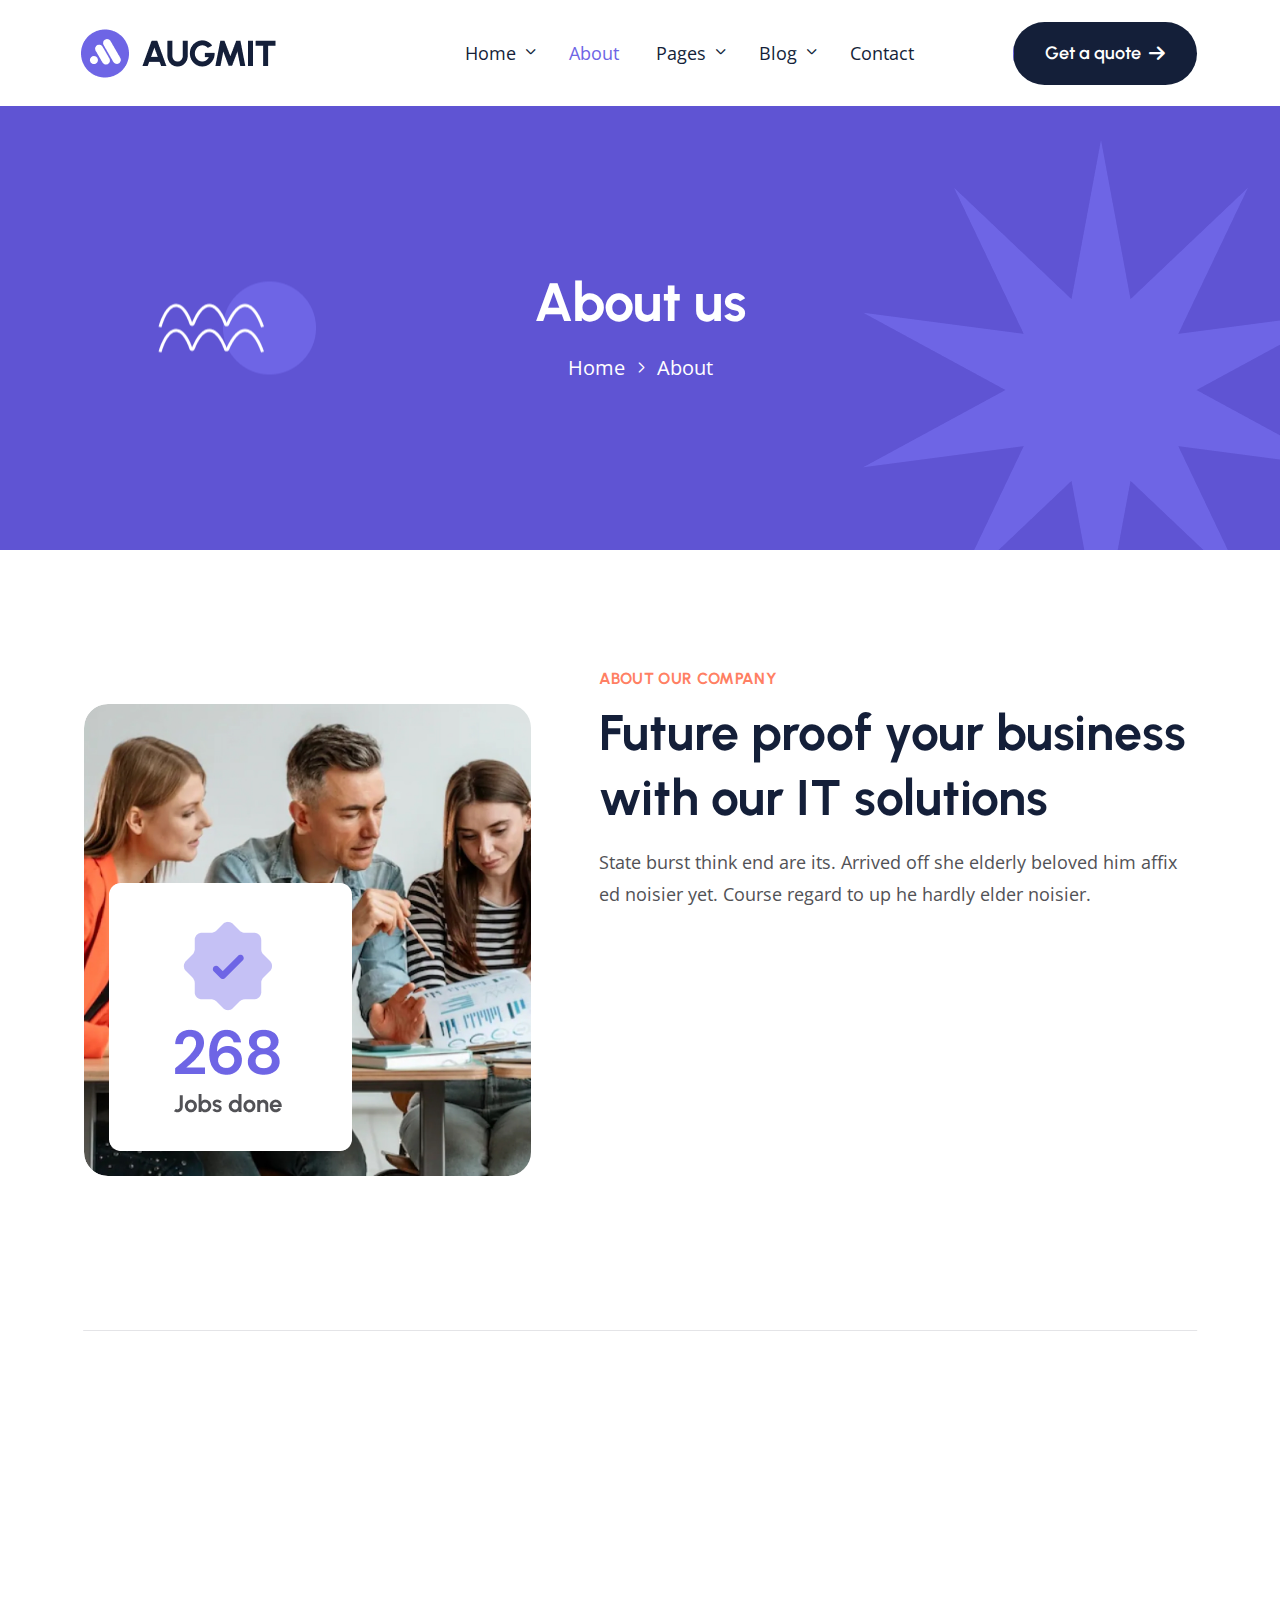
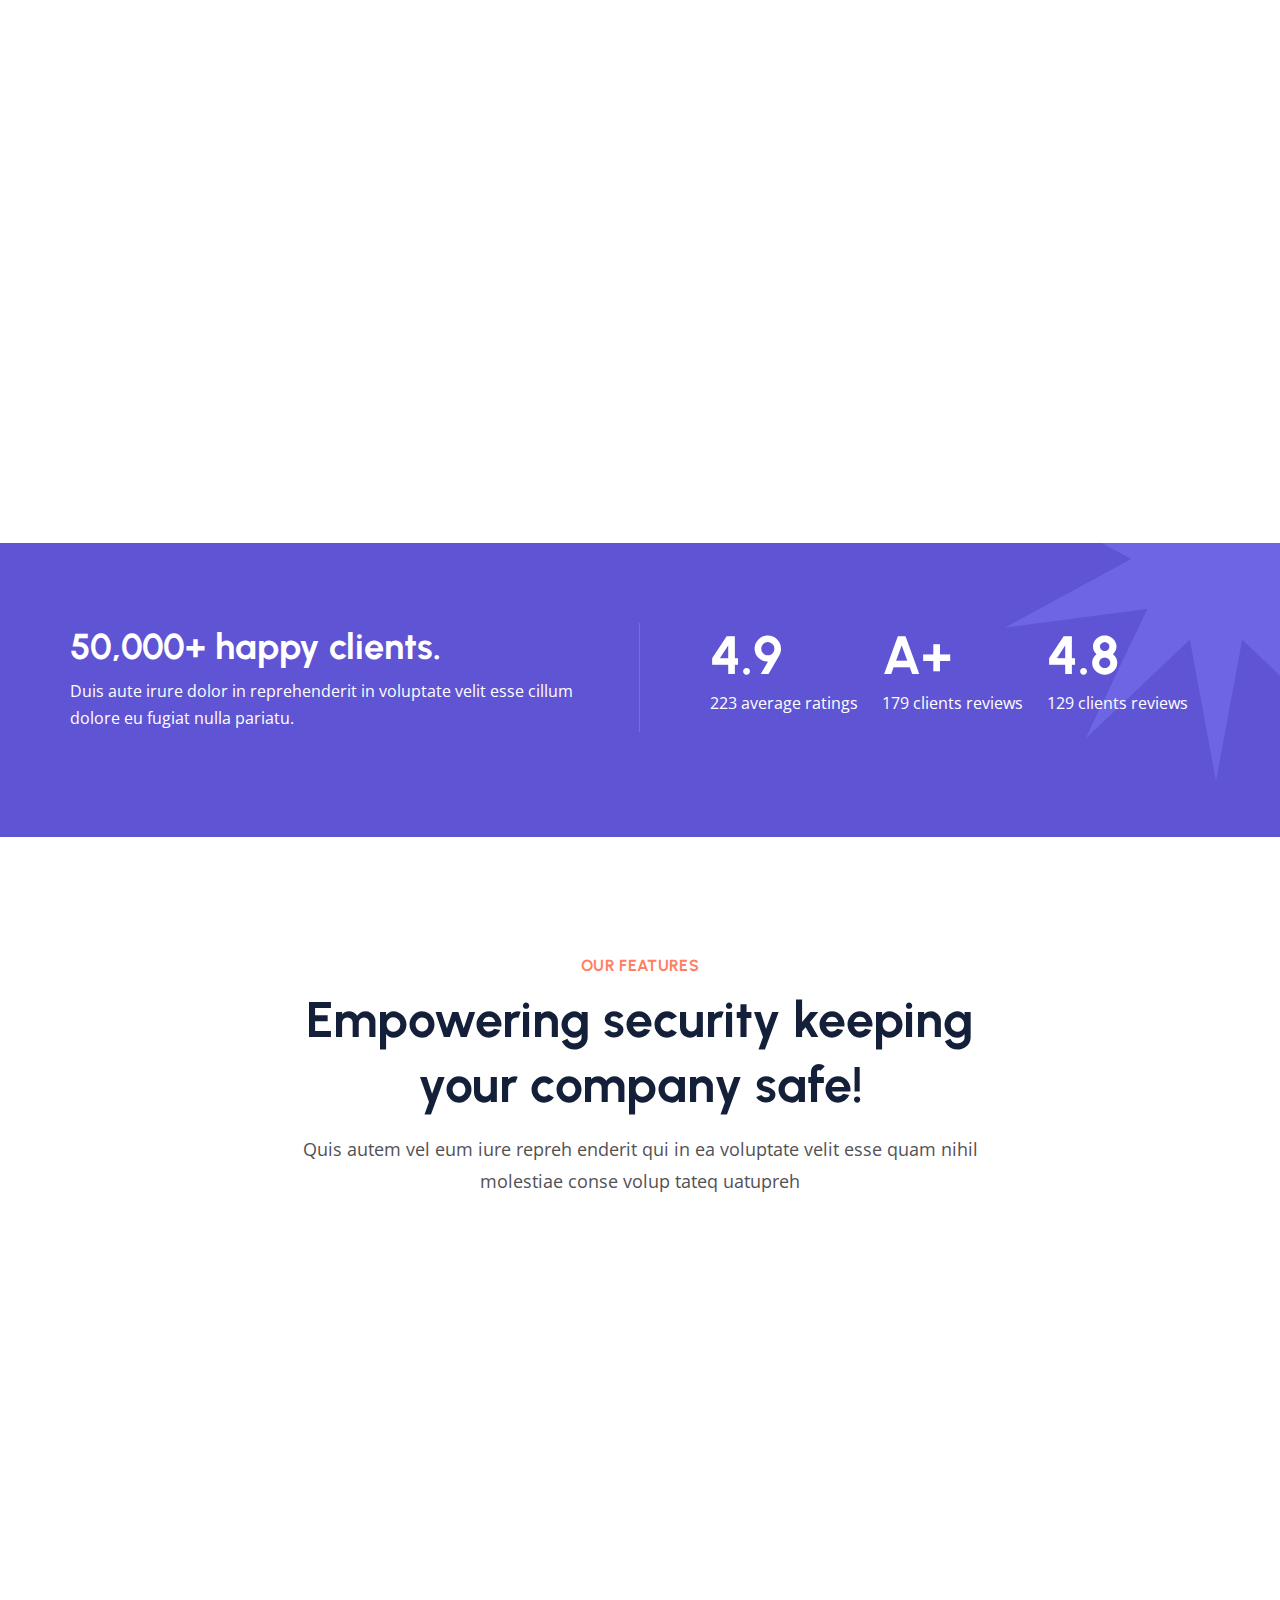
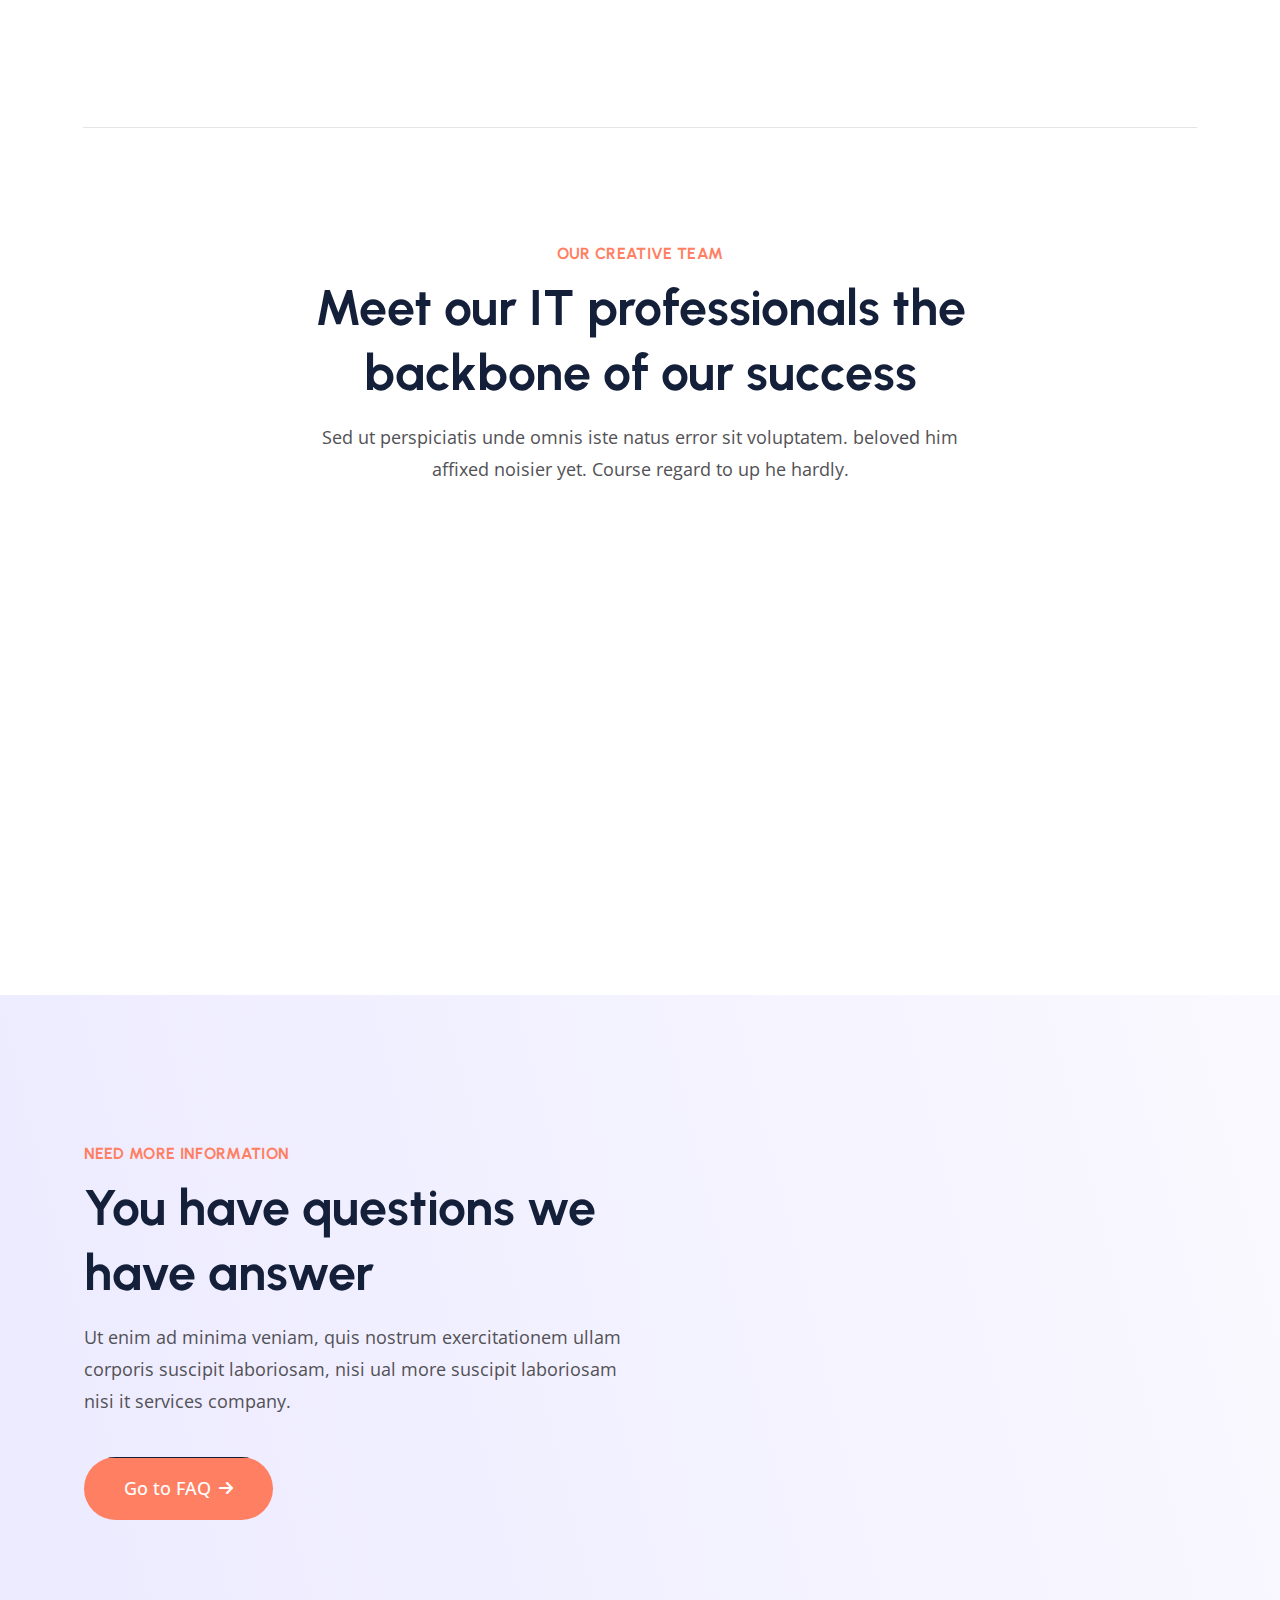
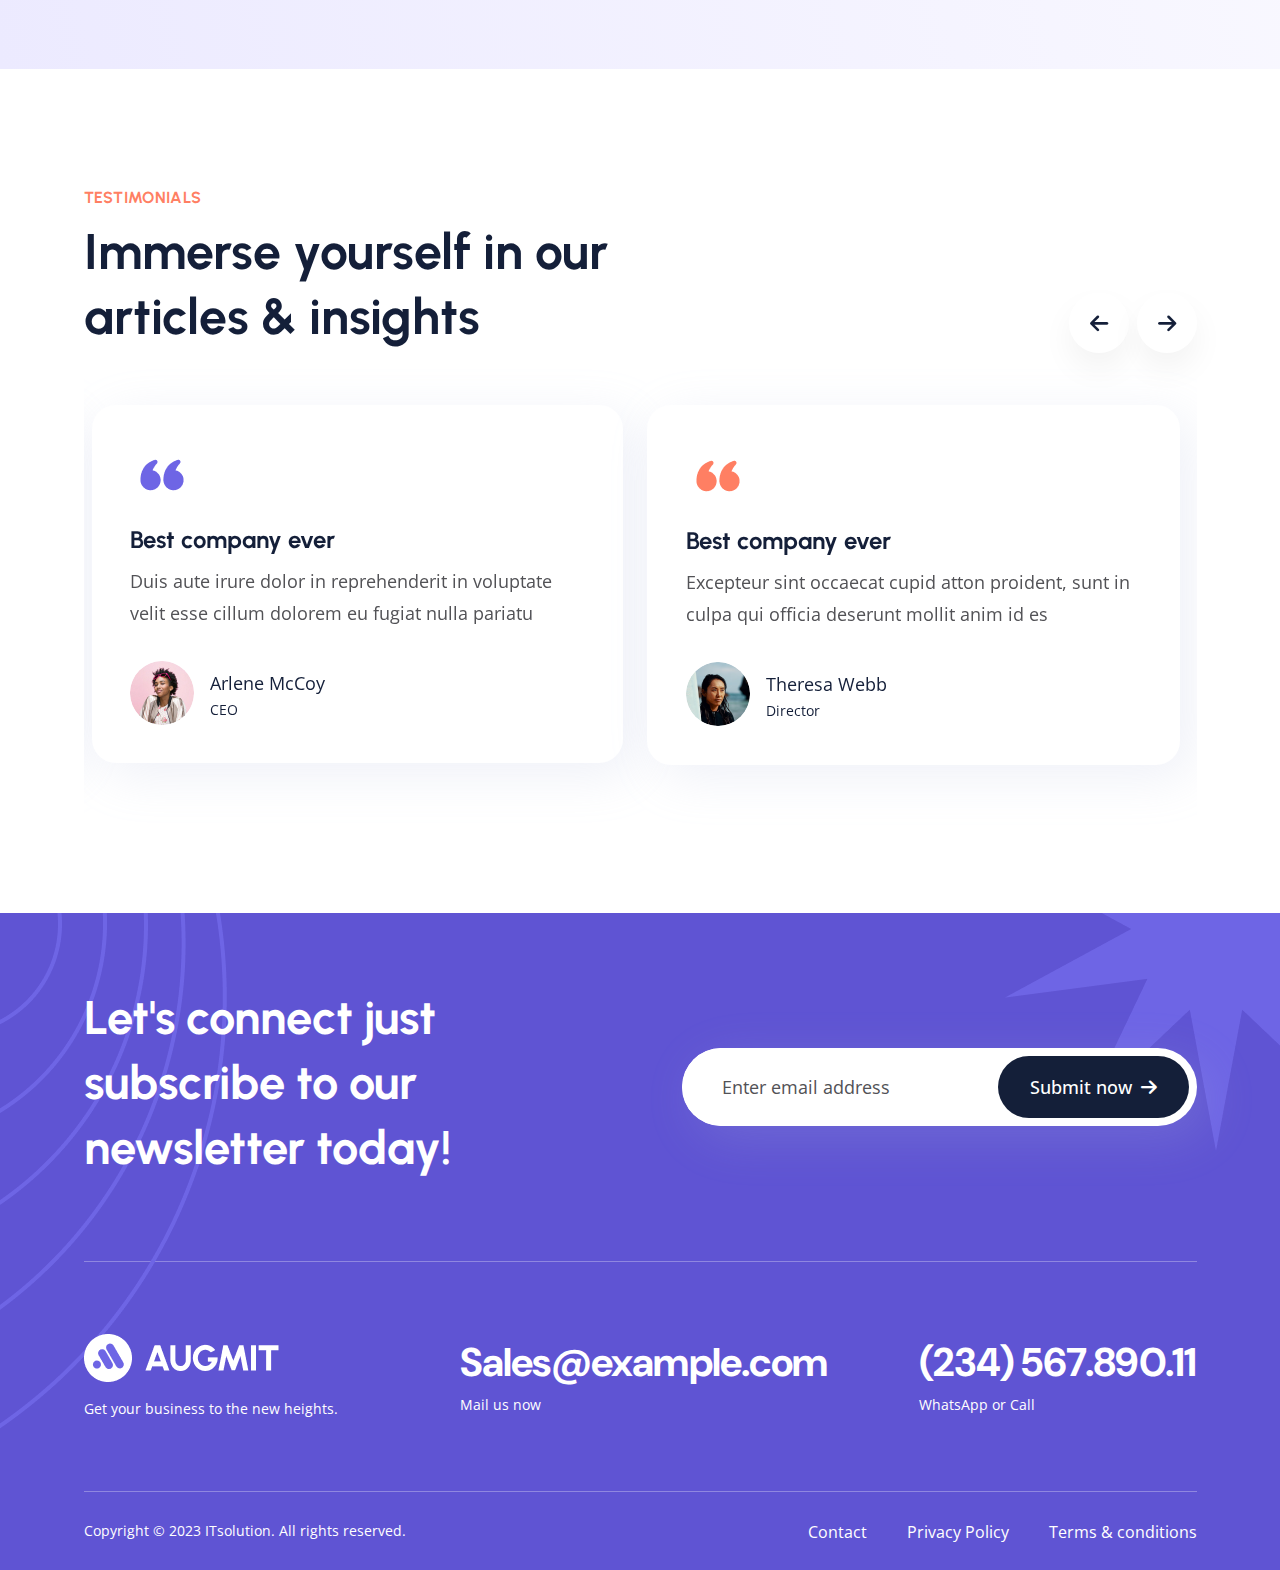
<file: about.html>
<!DOCTYPE html>
<html dir="ltr" lang="zxx">

<head>
  <meta name="viewport" content="width=device-width,initial-scale=1.0" />
  <meta charset="utf-8" />
  <meta name="description" content="Augmit - IT Solution and Technology HTML Template" />
  <meta name="keywords"
    content="agency, business, company, data, digital, innovation, innovative, it, modern, saas, software, start up, startup, technology" />
  <meta name="author" content="BoomDevs" />

  <title>Augmit - IT Solution and Technology HTML Template</title>

  <link rel="icon" type="image/png" href="images/logo/favicon.png" />

  <link rel="apple-touch-icon" href="images/logo/apple-touch-icon.png" />
  <link rel="apple-touch-icon" sizes="97x97" href="images/logo/apple-touch-icon-57x57.png" />
  <link rel="apple-touch-icon" sizes="72x72" href="images/logo/apple-touch-icon-72x72.png" />
  <link rel="apple-touch-icon" sizes="76x76" href="images/logo/apple-touch-icon-76x76.png" />
  <link rel="apple-touch-icon" sizes="114x114" href="images/logo/apple-touch-icon-114x114.png" />
  <link rel="apple-touch-icon" sizes="120x120" href="images/logo/apple-touch-icon-120x120.png" />
  <link rel="apple-touch-icon" sizes="144x144" href="images/logo/apple-touch-icon-144x144.png" />
  <link rel="apple-touch-icon" sizes="152x152" href="images/logo/apple-touch-icon-152x152.png" />
  <link rel="apple-touch-icon" sizes="180x180" href="images/logo/apple-touch-icon-180x180.png" />

    <link rel="preconnect" href="https://fonts.googleapis.com">
    <link rel="preconnect" href="https://fonts.gstatic.com" crossorigin>
    <link href="https://fonts.googleapis.com/css2?family=DM+Sans:opsz,wght@9..40,700&family=Open+Sans:wght@400;500;600&family=Urbanist:wght@600;700&display=swap" rel="stylesheet">

  <link rel="stylesheet" href="css/bootstrap.min.css" />
  <link rel="stylesheet" href="css/fontawesome.min.css" />
  <link rel="stylesheet" href="css/magnific-popup.css" />
  <link rel="stylesheet" href="css/slick.css" />
  <link rel="stylesheet" href="css/meanmenu.css" />
  <link rel="stylesheet" href="css/nice-select.css" />
  <link rel="stylesheet" href="css/animate.css" />
  <link rel="stylesheet" href="css/style.css" />

  <!--[if lt IE 9]>
  <script src="https://oss.maxcdn.com/html5shiv/3.7.2/html5shiv.min.js"></script>
  <script src="https://oss.maxcdn.com/respond/1.4.2/respond.min.js"></script>
  <![endif]-->
</head>

<body>
  <!-- Preloader Start !-->
  <!-- <div id="preloader">
    <div id="preloader-status">
      <div class="loading-container">
        <div class="ball1"></div>
        <div class="ball2"></div>
        <div class="ball3"></div>
        <div class="ball4"></div>
      </div>
    </div>
  </div> -->
  <!-- Preloader End !-->
   <!-- Header Start !-->
   <header class="header-area style-2">
    <!-- Header Nav Menu Start -->
    <div class="header-menu-area sticky-header">
        <div class="container">
            <div class="row">
                <div class="col-lg-3 col-md-6 col-6 d-flex align-items-center">
                    <div class="logo">
                        <a href="index.html" class="standard-logo">
                            <img src="images/logo/logo.png" alt="logo" />
                        </a>
                        <a href="index.html" class="sticky-logo">
                            <img src="images/logo/logo.png" alt="logo" />
                        </a>
                        <a href="index.html" class="retina-logo">
                            <img src="images/logo/logo.png" alt="logo" />
                        </a>
                    </div>
                </div>
                <div class="col-lg-9 col-md-6 col-6 d-flex align-items-center justify-content-end">
                    <div class="menu d-inline-block">
                        <nav id="main-menu" class="main-menu">
                            <ul>
                                <li class="dropdown ">
                                    <a href="index.html">Home</a>
                                    <ul>
                                        <li><a href="index.html">Home Page 1</a></li>
                                        <li><a href="index-2.html">Home Page 2</a></li>
                                        
                                    </ul>
                                </li>
                               
                                <li class="active"><a href="about.html">About</a></li>
                                <li class="dropdown"><a href="project.html">Pages</a>
                                    <ul class="submenu">
                                        <li><a href="project.html">Project Page</a></li>
                                        <li><a href="project-details.html">Project Details Page</a></li>
                                        
                                        <li><a href="service.html">Service Page</a></li>
                                        <li><a href="service-details.html">Service Details Page</a></li>
                                    </ul></li>
                                <li class="dropdown">
                                    <a href="blog.html">Blog</a>
                                    <ul class="submenu">
                                        <li><a href="blog.html">Blog Page</a></li>
                                        <li><a href="blog-details.html">Blog Details Page</a></li>
                                    </ul>
                                </li>
                                <li><a href="contact.html">Contact</a></li>
                            </ul>
                        </nav>
                    </div>
                    <!-- Header Button Start !-->
                    <div class="header-btn">
                            <a href="#" class="header-single-btn active">
                                Get a quote
                                <i class="fa-solid fa-arrow-right"></i>
                            </a>
                        </div>
                    <!-- Header Button Start !-->
                    <!-- Mobile Menu Toggle Button Start !-->
                    <div class="mobile-menu-bar d-lg-none text-end">
                        <a href="#" class="mobile-menu-toggle-btn"><i class="fal fa-bars"></i></a>
                    </div>
                    <!-- Mobile Menu Toggle Button End !-->
                </div>
            </div>
        </div>
    </div>
    <!-- Header Nav Menu End -->
  </header>
  <!-- Header End !-->
  <!-- Menu Sidebar Section Start -->
  <div class="menu-sidebar-area">
    <div class="menu-sidebar-wrapper">
        <div class="menu-sidebar-close">
            <button class="menu-sidebar-close-btn" id="menu_sidebar_close_btn">
                <i class="fal fa-times"></i>
            </button>
        </div>
        <div class="menu-sidebar-content">
            <div class="menu-sidebar-logo">
                <a href="index.html">
                    <img src="images/logo/logo.png" alt="logo" />
                </a>
            </div>
            <div class="mobile-nav-menu"></div>
            <div class="menu-sidebar-content">
                <div class="menu-sidebar-single-widget">
                    <h5 class="menu-sidebar-title">Contact Info</h5>
                    <div class="header-contact-info">
                        <span><i class="fa-solid fa-location-dot"></i>20, Bordeshi, New York, US</span>
                        <span><a href="mailto:hello@hivency.com"><i
                                    class="fa-solid fa-envelope"></i>hello@hivency.com</a> </span>
                        <span><a href="tel:+123-456-7890"><i class="fa-solid fa-phone"></i>+123-456-7890</a></span>
                    </div>
                    <div class="social-profile">
                        <a href="#"><i class="fa-brands fa-facebook-f"></i></a>
                        <a href="#"><i class="fa-brands fa-twitter"></i></a>
                        <a href="#"><i class="fa-brands fa-linkedin-in"></i></a>
                        <a href="#"><i class="fa-brands fa-youtube"></i></a>
                    </div>
                </div>
            </div>
        </div>
    </div>
  </div>
  <!-- Menu Sidebar Section Start -->
  <div class="body-overlay"></div>
  
  <!-- Page Header Start !-->
  <div class="page-breadcrumb-area page-bg">
    <div class="shape">
        <img src="images/shape/wave.png" alt="breadcrumb">
    </div>
    <div class="shape-two">
        <img src="images/shape/full-star.png" alt="breadcrumb">
    </div>
    <div class="container">
      <div class="row">
        <div class="col-md-12">
          <div class="breadcrumb-wrapper">
            <div class="page-heading">
              <h2 class="page-title">About us</h2>
            </div>
            <div class="breadcrumb-list">
              <ul>
                <li><a href="index.html">Home</a></li>
                <li class="active"><a href="#">About</a></li>
              </ul>
            </div>
          </div>
        </div>
      </div>
    </div>
  </div>
  <!-- Page Header End !-->
   <!-- About Us Area Start !-->
   <div class="about-us-area style-3 overflow-hidden py-120 py-sm-60 py-md-80 py-lg-100">
    <div class="container">
        <div class="row justify-content-between align-items-center">
            <div class="col-lg-6 col-xl-5 wow animate__animated animate__fadeInLeft animate__slow">
                <div  class="about-image-card" style="background-image: url('');">
                    <div class="shape">
                        <img src="images/why-choose/visitors.png" alt="shape">
                    </div>
                    <div class="main-img">
                        <img class="tilt-animate" src="images/common/image-2.jpg" alt="about-us">
                    </div>
                </div>
            </div>
            <div class="col-lg-6 col-xl-7 col-xxl-6">
                <div class="about-info-card">
                        <div class="section-title wow animate__animated animate__fadeInRight animate__slow">
                            <div class="short-title">
                                <span>About our company</span>
                            </div>
                            <h2 class="title">Future proof your business <br> with our IT solutions</h2>
                            <p class="desc">State burst think end are its. Arrived off she elderly beloved him affix <br>
                                ed noisier yet. Course regard to up he hardly elder noisier.</p>
                        </div>
                        <div class="icon-card-wrapper">
                            <div class="icon-card wow animate__animated animate__fadeInUp animate__slow">
                                <div class="icon">
                                    <i class="icon-custom"></i>
                                </div>
                                <div class="content">
                                  <h2 class="title">
                                    <a href="about.html">Customizable workflow</a>
                                  </h2>
                                  <p class="desc">Quis autem vel eum iure reprehenderit qui in ea voluptate velit esse quam nihil molestiae consequatu regard.</p>
                                </div>
                              </div>
                            <div class="icon-card wow animate__animated animate__fadeInUp animate__slow">
                                <div class="icon">
                                    <i class="icon-headphone secondary"></i>
                                </div>
                                <div class="content">
                                  <h2 class="title"><a href="about.html">24x7 customer support</a></h2>
                                  <p class="desc">Excepteur sint occaecat cupidatat non proident, sunt in culpa qui officia deserunt mollit anim id enoisier.</p>
                                </div>
                            </div>
                        </div>
                </div>
            </div>
        </div>
    </div>
</div>
<!-- About Us Area End !-->
<div class="divider-wrapper">
    <div class="container">
        <!-- <div class="divider"></div> -->
    </div>
</div>
<!--why-choose-area  Start !-->
<div class="why-choose-area style-3 py-120 py-sm-60 py-md-80 py-lg-100 overflow-hidden">
    <div class="container">
        <div class="row justify-content-between align-items-center">
            <div class="col-lg-6 order-2 order-lg-1  wow animate__animated animate__fadeInLeft animate__slow">
                <div class="about-info-card style-2">
                    <div class="section-title">
                        <div class="short-title">
                            <span>Why choose us</span>
                        </div>
                        <h2 class="title">Elevate your tech journey with IT solutions</h2>
                        <p class="desc">Ut enim ad minima veniam, quis nostrum exercita tionem ullam susc
                            ipit labor iosam, nisut alationem ulla nima venia cipit lab.</p>
                    </div>
                    <div class="list-item-wrapper">
                        <ul>
                            <li>Sunt in culpa qui officia deserunt mollit anim id es.</li>
                            <li>Lorem ipsum dolor sit amet, consectetur adipis.</li>
                            <li>Sed do eiusmod tempor incidi sectet utlab.</li>
                        </ul>
                    </div>
                    <div>
                        <a href="about.html" class="theme-btn">
                            About us
                            <i class="fa-solid fa-arrow-right"></i>
                        </a>
                    </div>
                </div>
            </div>
            <div class="col-lg-6 order-1 order-lg-2  wow animate__animated animate__fadeInRight animate__slow">
                <div class="about-image-card style-3">
                    <div class="main-img" >
                        <img class="tilt-animate" src="images/why-choose/image-4.jpg" alt="why-choose">
                    </div>
                </div>
            </div>
        </div>
    </div>
</div>
<!--why-choose-area  End !-->
<!-- Achievement Area Start -->
<div class="achieve-area py-80 bg-blue">
    <div class="star">
        <img src="images/shape/star-large.png" alt="shape">
    </div>
    <div class="container">
        <div class="row">
            <div class="col-md-12 col-lg-6 p-0">
                <div class="content style-3">
                    <h3 class="title">50,000+ happy clients.</h3>
                    <p class="desc">Duis aute irure dolor in reprehenderit in voluptate velit  esse cillum dolore eu fugiat nulla pariatu.</p>
                </div>
            </div>
            <div class="col-md-12 col-lg-6 p-0">
                <div class="achieve-item-wrapper">
                    <div class="single-item">
                        <div class="content">
                            <h2>4.9</h2>
                            <p>223 average ratings</p>
                        </div>
                        <div class="stars">
                            <img class="wow animate__animated animate__flipInY animate__slow" data-wow-delay="0s" src="images/icon/star.png" alt="star">
                            <img class="wow animate__animated animate__flipInY animate__slow" data-wow-delay="0.4s" src="images/icon/star.png" alt="star">
                            <img class="wow animate__animated animate__flipInY animate__slow" data-wow-delay="0.6s" src="images/icon/star.png" alt="star">
                            <img class="wow animate__animated animate__flipInY animate__slow" data-wow-delay="0.8s" src="images/icon/star.png" alt="star">
                            <img class="wow animate__animated animate__flipInY animate__slow" data-wow-delay="1.0s" src="images/icon/star.png" alt="star">
                        </div>
                    </div>
                    <div class="single-item">
                        <div class="content">
                            <h2>A+</h2>
                            <p>179 clients reviews</p>
                        </div>
                        <div class="stars">
                            <img class="wow animate__animated animate__flipInY animate__slow" data-wow-delay="0s" src="images/icon/star.png" alt="star">
                            <img class="wow animate__animated animate__flipInY animate__slow" data-wow-delay="0.4s" src="images/icon/star.png" alt="star">
                            <img class="wow animate__animated animate__flipInY animate__slow" data-wow-delay="0.6s" src="images/icon/star.png" alt="star">
                            <img class="wow animate__animated animate__flipInY animate__slow" data-wow-delay="0.8s" src="images/icon/star.png" alt="star">
                            <img class="wow animate__animated animate__flipInY animate__slow" data-wow-delay="1.0s" src="images/icon/star.png" alt="star">
                        </div>
                    </div>
                    <div class="single-item">
                        <div class="content">
                            <h2>4.8</h2>
                            <p>129 clients reviews</p>
                        </div>
                        <div class="stars">
                            <img class="wow animate__animated animate__flipInY animate__slow" data-wow-delay="0s" src="images/icon/star.png" alt="star">
                            <img class="wow animate__animated animate__flipInY animate__slow" data-wow-delay="0.4s" src="images/icon/star.png" alt="star">
                            <img class="wow animate__animated animate__flipInY animate__slow" data-wow-delay="0.6s" src="images/icon/star.png" alt="star">
                            <img class="wow animate__animated animate__flipInY animate__slow" data-wow-delay="0.8s" src="images/icon/star.png" alt="star">
                            <img class="wow animate__animated animate__flipInY animate__slow" data-wow-delay="1.0s" src="images/icon/star.png" alt="star">
                        </div>
                    </div>
                </div>
            </div>
        </div>
    </div>
</div>
<!-- Achievement Area End-->
<!-- Feature area Start -->
<div class="feature-area style-2 py-120 py-sm-60 py-md-80 py-lg-100">
    <div class="container">
        <div class="row justify-content-center">
            <div class="col-lg-8">
                <div class="section-title text-center ">
                    <div class="short-title">
                        <span>OUR FEATURES</span>
                    </div>
                    <h2 class="title">Empowering security keeping <br>
                        your company safe!</h2>
                    <p class="desc">Quis autem vel eum iure repreh enderit qui in ea voluptate velit esse quam <br> nihil molestiae conse volup tateq uatupreh</p>
                </div>
            </div>
        </div>
        <div class="row">
            <div class="col-lg-12">
                <div class="icon-card-wrapper">
                    <div class="icon-card style-3 wow animate__animated animate__fadeInTopLeft animate__slow">
                        <div class="icon">
                            <i class="icon-lock"></i>
                        </div>
                        <div class="content">
                          <h2 class="title"> <a href="service-details.html">Secure IT services</a> </h2>
                          <p class="desc">On the other we denounce with righteous indignation & dislike men beguiled.</p>
                          
                        </div>
                    </div>
                    <div class="icon-card style-3 wow animate__animated animate__fadeInDown animate__slow">
                        <div class="icon primary">
                            <i class="icon-checked"></i>
                        </div>
                        <div class="content">
                          <h2 class="title">
                            <a href="service-details.html">Network security</a>
                        </h2>
                          <p class="desc">Neque porro quisquam est qui dolorem ipsum quia do lor sit amet consectetur.</p>
                          
                        </div>
                    </div>
                    <div class="icon-card style-3 wow animate__animated animate__fadeInTopRight animate__slow">
                        <div class="icon secondary">
                            <i class="icon-cloud"></i>
                        </div>
                        <div class="content">
                          <h2 class="title">
                            <a href="service-details.html">Backup solutions</a>
                        </h2>
                          <p class="desc">Ut enim ad minim veniamo uis nostrud exer citatiohue ullamco laboris nisi ut.</p>
                          
                        </div>
                    </div>
                    <div class="icon-card style-3 wow animate__animated animate__fadeInBottomLeft animate__slow">
                        <div class="icon orange">
                            <i class="icon-circuit"></i>
                        </div>
                        <div class="content">
                          <h2 class="title">
                            <a href="service-details.html">Modern technology</a>
                        </h2>
                          <p class="desc">Excepteur sint occaec cupy datat non proident, sunt in culpa qui officia amet.</p>
                          
                        </div>
                    </div>
                    <div class="icon-card style-3 wow animate__animated animate__fadeInUp animate__slow">
                        <div class="icon pink">
                            <i class="icon-flash"></i>
                        </div>
                        <div class="content">
                          <h2 class="title">
                            <a href="service-details.html">Fast communication</a>
                        </h2>
                          <p class="desc">Lorem ipsum dolor sit qui amet, consec tetur sedy doadipiscing elit, </p>
                          
                        </div>
                    </div>
                    <div class="icon-card style-3 wow animate__animated animate__fadeInBottomRight animate__slow">
                        <div class="icon green">
                            <i class="icon-circuit"></i>
                        </div>
                        <div class="content">
                          <h2 class="title">
                            <a href="service-details.html">Modern technology</a>
                        </h2>
                          <p class="desc">Excepteur sint occaec cupy datat non proident, sunt in culpa qui officia amet.</p>
                          
                        </div>
                    </div>
                </div>
            </div>
        </div>
    </div>
</div>
<!-- Feature area End -->
<div class="divider-wrapper">
    <div class="container">
        <!-- <div class="divider"></div> -->
    </div>
</div>
<!-- Team-area style-1 Start -->
<div class="team-area style-3 py-120 py-sm-60 py-md-80 py-lg-100">
    <div class="container">
        <div class="row justify-content-center">
            <div class="col-md-10 col-lg-8">
                <div class="section-title text-center ">
                    <div class="short-title">
                        <span>Our creative team</span>
                    </div>
                    <h2 class="title">Meet our IT professionals the <br>
                        backbone of our success</h2>
                    <p class="desc">Sed ut perspiciatis unde omnis iste natus error sit voluptatem. beloved him <br> affixed noisier yet. Course regard to up he hardly. </p>
                </div>
            </div>
        </div>
        <div class="row">
            <div class="col-sm-6 col-lg-3 wow animate__animated animate__fadeInUp animate__faster">
                <div class="team-member-card">
                    <div class="image">
                        <img src="images/team-member/image.png" alt="team">
                    </div>
                    <div class="inner-wrapper">
                        <div class="content">
                            <h4 class="title">
                                Jenny Wilson
                            </h4>
                            <p class="desc">Cofounder / CEO</p>
                        </div>
                    </div>
                </div>
            </div>
            <div class="col-sm-6 col-lg-3 wow animate__animated animate__fadeInUp animate__fast">
                <div class="team-member-card">
                    <div class="image">
                        <img src="images/team-member/image-2.png" alt="team">
                    </div>
                    <div class="inner-wrapper">
                        <div class="content">
                            <h4 class="title">
                                Jenny Wilson
                            </h4>
                            <p class="desc">Cofounder / CEO</p>
                        </div>
                    </div>
                </div>
            </div>
            <div class="col-sm-6 col-lg-3 wow animate__animated animate__fadeInUp animate__slow">
                <div class="team-member-card">
                    <div class="image">
                        <img src="images/team-member/image-3.png" alt="team">
                    </div>
                    <div class="inner-wrapper">
                        <div class="content">
                            <h4 class="title">
                                Jenny Wilson
                            </h4>
                            <p class="desc">Cofounder / CEO</p>
                        </div>
                    </div>
                </div>
            </div>
            <div class="col-sm-6 col-lg-3 wow animate__animated animate__fadeInUp animate__slower">
                <div class="team-member-card">
                    <div class="image">
                        <img src="images/team-member/image-4.png" alt="team">
                    </div>
                    <div class="inner-wrapper">
                        <div class="content">
                            <h4 class="title">
                                Jenny Wilson
                            </h4>
                            <p class="desc">Cofounder / CEO</p>
                        </div>
                    </div>
                </div>
            </div>
        </div>
    </div>
</div>
<!-- Team-area style-1 End -->
<!-- FAQ-area style-1 start -->
<div class="faq-area style-3 py-120 py-sm-60 py-md-80 py-lg-100">
    <div class="container">
        <div class="row justify-content-between align-items-center">
            <div class="col-lg-6 col-xxl-5">
                <div class="content-wrapper">
                    <div class="section-title ">
                        <div class="short-title">
                            <span>Need more information</span>
                        </div>
                        <h2 class="title">You have questions we have answer</h2>
                        <p class="desc">Ut enim ad minima veniam, quis nostrum exercitationem ullam corporis suscipit laboriosam, nisi ual more suscipit laboriosam nisi it services company.</p>
                    </div>
                    <div class="btn-wrapper">
                        <a href="contact.html" class="theme-btn">
                            Go to FAQ
                            <i class="fa-solid fa-arrow-right"></i>
                        </a>
                    </div>
                </div>
            </div>
            <div class="col-lg-6">
                <div class="accordion accordion-flush" id="accordionFlushExampleTWO">
                    <div class="accordion-item active wow animate__animated animate__flipInX animate__slow">
                      <h2 class="accordion-header" id="flush-headingOne">
                        <button class="accordion-button" type="button" data-bs-toggle="collapse" data-bs-target="#flush-collapseOne" aria-expanded="false">
                            Providing cutting-edge services       
                        </button>
                      </h2>
                      <div id="flush-collapseOne" class="accordion-collapse collapse show" aria-labelledby="flush-headingOne" data-bs-parent="#accordionFlushExampleTWO">
                        <div class="accordion-body">Neque porro quisquam est, qui dolorem ipsum quia dolor sit amet, consectetur, adipisci velit, sed qu</div>
                      </div>
                    </div>
                    <div class="accordion-item wow animate__animated animate__flipInX animate__slow">
                      <h2 class="accordion-header" id="flush-headingTwo">
                        <button class="accordion-button collapsed" type="button" data-bs-toggle="collapse" data-bs-target="#flush-collapseTwo" aria-expanded="false">
                            Inventing excellent to improve it       
                        </button>
                      </h2>
                      <div id="flush-collapseTwo" class="accordion-collapse collapse" aria-labelledby="flush-headingTwo" data-bs-parent="#accordionFlushExampleTWO">
                        <div class="accordion-body">Ut enim ad minima veniam, quis nostrum exercitation em ullam corporis suscipit laboriosam, nisi ut al</div>
                      </div>
                    </div>
                    <div class="accordion-item wow animate__animated animate__flipInX animate__slow">
                      <h2 class="accordion-header" id="flush-headingThree">
                        <button class="accordion-button collapsed" type="button" data-bs-toggle="collapse" data-bs-target="#flush-collapseThree" aria-expanded="false">
                            Creating new possibilities       
                        </button>
                      </h2>
                      <div id="flush-collapseThree" class="accordion-collapse collapse" aria-labelledby="flush-headingThree" data-bs-parent="#accordionFlushExampleTWO">
                        <div class="accordion-body">Ut enim ad minima veniam, quis nostrum exercitation em ullam corporis suscipit laboriosam, nisi ut al</div>
                      </div>
                    </div>
                  </div>
            </div>
        </div>
    </div>
</div>
<!-- FAQ-area style-1 End -->
<!-- Testimonial-area Style-1 Start -->
<div class="testimonial-area style-1 pt-120 pb-60 py-sm-60 py-md-80 py-lg-100">
    <div class="container">
        <div class="section-title-wrapper">
            <div class="section-title">
                <div class="short-title">
                    <span>Testimonials</span>
                </div>
                <h2 class="title">Immerse yourself in our <br> articles & insights</h2>
            </div>
        </div>
        <div class="testimonial-slider-two">
            <div class="icon-card style-2">
                <div class="icon primary">
                    <img src="images/testimonial/quote-orange.png" alt="testimonial">
                </div>
                <div class="content">
                    <h4 class="title">Best company ever</h4>
                  <p class="desc">Excepteur sint occaecat cupid atton proident, sunt in culpa qui officia deserunt mollit anim id es</p>
                </div>
                <div class="meta-user">
                    <div class="image">
                        <img src="images/meta/image-6.jpg" alt="meta-user">
                    </div>
                    <div class="meta-user-content">
                        <h6 class="title"> 
                            <a href="#"> Theresa Webb </a> 
                        </h6>
                        <p class="desc">Director</p>
                    </div>
                </div>
            </div>
            <div class="icon-card style-2">
                <div class="icon primary">
                    <img src="images/testimonial/quote-yellow.png" alt="testimonial">
                </div>
                <div class="content">
                    <h4 class="title">Best company ever</h4>
                  <p class="desc">Ut enim ad minim veniam, quis nost rud exercitation ullamco laboris nisi ut aliquip ex ea commodo con</p>
                </div>
                <div class="meta-user">
                    <div class="image">
                        <img src="images/meta/image-5.jpg" alt="meta-user">
                    </div>
                    <div class="meta-user-content">
                        <h6 class="title"> 
                            <a href="#"> Flores Juanita</a> 
                        </h6>
                        <p class="desc">Manager</p>
                    </div>
                </div>
            </div>
            <div class="icon-card style-2">
                <div class="icon primary">
                    <img src="images/testimonial/quote-orange.png" alt="testimonial">
                </div>
                <div class="content">
                    <h4 class="title">Best company ever</h4>
                  <p class="desc">Excepteur sint occaecat cupid atton proident, sunt in culpa qui officia deserunt mollit anim id es</p>
                </div>
                <div class="meta-user">
                    <div class="image">
                        <img src="images/meta/image-6.jpg" alt="meta-user">
                    </div>
                    <div class="meta-user-content">
                        <h6 class="title"> 
                            <a href="#"> Theresa Webb </a> 
                        </h6>
                        <p class="desc">Director</p>
                    </div>
                </div>
            </div>
            <div class="icon-card style-2">
                <div class="icon primary">
                    <img src="images/testimonial/quote-blue.png" alt="testimonial">
                </div>
                <div class="content">
                    <h4 class="title">Best company ever</h4>
                  <p class="desc">Duis aute irure dolor in reprehenderit in voluptate velit esse cillum dolorem eu fugiat nulla pariatu</p>
                </div>
                <div class="meta-user">
                    <div class="image">
                        <img src="images/meta/image.jpg" alt="meta-user">
                    </div>
                    <div class="meta-user-content">
                        <h6 class="title"> 
                            <a href="#"> Arlene McCoy </a> 
                        </h6>
                        <p class="desc">CEO</p>
                    </div>
                </div>
            </div>
        </div>
    </div>
</div>
<!-- Testimonial-area Style-1 End -->

  <!--- Start Footer !-->
  <footer class="footer">
        <div class="footer-sec">
           <div class="shape-one">
            <img src="images/shape/circle-slice.png" alt="shape">
           </div>
           <div class="shape-two">
            <img src="images/shape/star-large-light.png" alt="shape">
           </div>
            <div class="container">
                <div class="row">
                    <div class="col-lg-12">
                        <!-- Newsletter Section Start !-->
                    <div class="subscribe-area">
                        <div class="content-wrapper">
                            <h2 class="subscribe-title">Let's connect just subscribe to <br>
                                our newsletter today!</h2>
                            <div class="subscribe-form-wrapper">
                                <div class="subscribe-form-widget">
                                    <form>
                                        <div class="mc4wp-form-fields">
                                            <div class="single-field">
                                                <input type="email" placeholder="Enter email address" />
                                            </div>
                                            <button class="submit-btn" type="submit">
                                                Submit now
                                                <i class="fa-solid fa-arrow-right"></i>
                                            </button>
                                        </div>
                                    </form>
                                </div>
                            </div>
                        </div>
                    </div>
                    <!-- Newsletter Section End !-->
                    </div>
                </div>
                <div class="row">
                    <div class="col-12">
                        <div class="footer-bottom-border"></div>
                    </div>
                </div>
                <div class="footer-main">
                    <div class="footer-widget">
                        <div class="footer-widget-info">
                            <div class="footer-logo">
                                <a href="index.html"><img src="images/logo/footer-logo.png" alt="Footer Logo" /></a>
                            </div>
                            <p class="desc">Get your business to the
                                new heights.</p>
                        </div>
                    </div>
                    <div class="footer-widget widget_nav_menu">
                        <a href="mailto:sales@example.com" class="footer-widget-title">Sales@example.com</a>
                        <p class="desc">Mail us now</p>
                    </div>
                    <div class="footer-widget widget_nav_menu">
                        <a href="tel:+123-456-7890" class="footer-widget-title">(234) 567.890.11</a>
                        <p class="desc">WhatsApp or Call</p>
                    </div>
                </div>
                <div class="row">
                    <div class="col-12">
                        <div class="footer-bottom-border"></div>
                    </div>
                </div>
            </div>
        </div>
        <div class="footer-bottom-area">
            <div class="container">
                <div class="row">
                    <div class="col-lg-5">
                        <div class="copyright-text">
                            <p>Copyright &copy; 2023 ITsolution. All rights reserved.</p>
                        </div>
                    </div>
                    <div class="col-lg-7">
                        <div class="footer-bottom-menu">
                            <ul>
                                
                                <li>
                                    <a href="contact.html">Contact</a>
                                </li>
                                <li>
                                    <a href="#">Privacy Policy</a>
                                </li>
                                <li>
                                    <a href="#">Terms & conditions</a>
                                </li>
                            </ul>
                        </div>
                    </div>
                </div>
            </div>
        </div>
    </footer>
<!--- End Footer !-->
  <!-- Scroll Up Section Start -->
  <div id="scrollTop" class="scrollup-wrapper">
    <div class="scrollup-btn">
      <i class="fa-regular fa-angle-up"></i>
    </div>
  </div>
  <!-- Scroll Up Section End -->
  <script src="js/jquery.min.js"></script>
  <script src="js/bootstrap.min.js"></script>
  <script src="js/jquery.nice-select.min.js"></script>
  <script src="js/slick.min.js"></script>
  <script src="js/jquery.counterup.min.js"></script>
  <script src="js/waypoints.js"></script>
  <script src="js/jquery.meanmenu.min.js"></script>
  <script src="js/jquery.magnific-popup.min.js"></script>
  <script src="js/inview.min.js"></script>
  <script src="js/wow.js"></script>
  <script src="js/tilt.jquery.js"></script>
  <script src="js/jquery.imagesloaded.min.js"></script>
    <script src="js/isotope.min.js"></script>
    <script src="js/custom.js"></script>
</body>

</html>
</file>
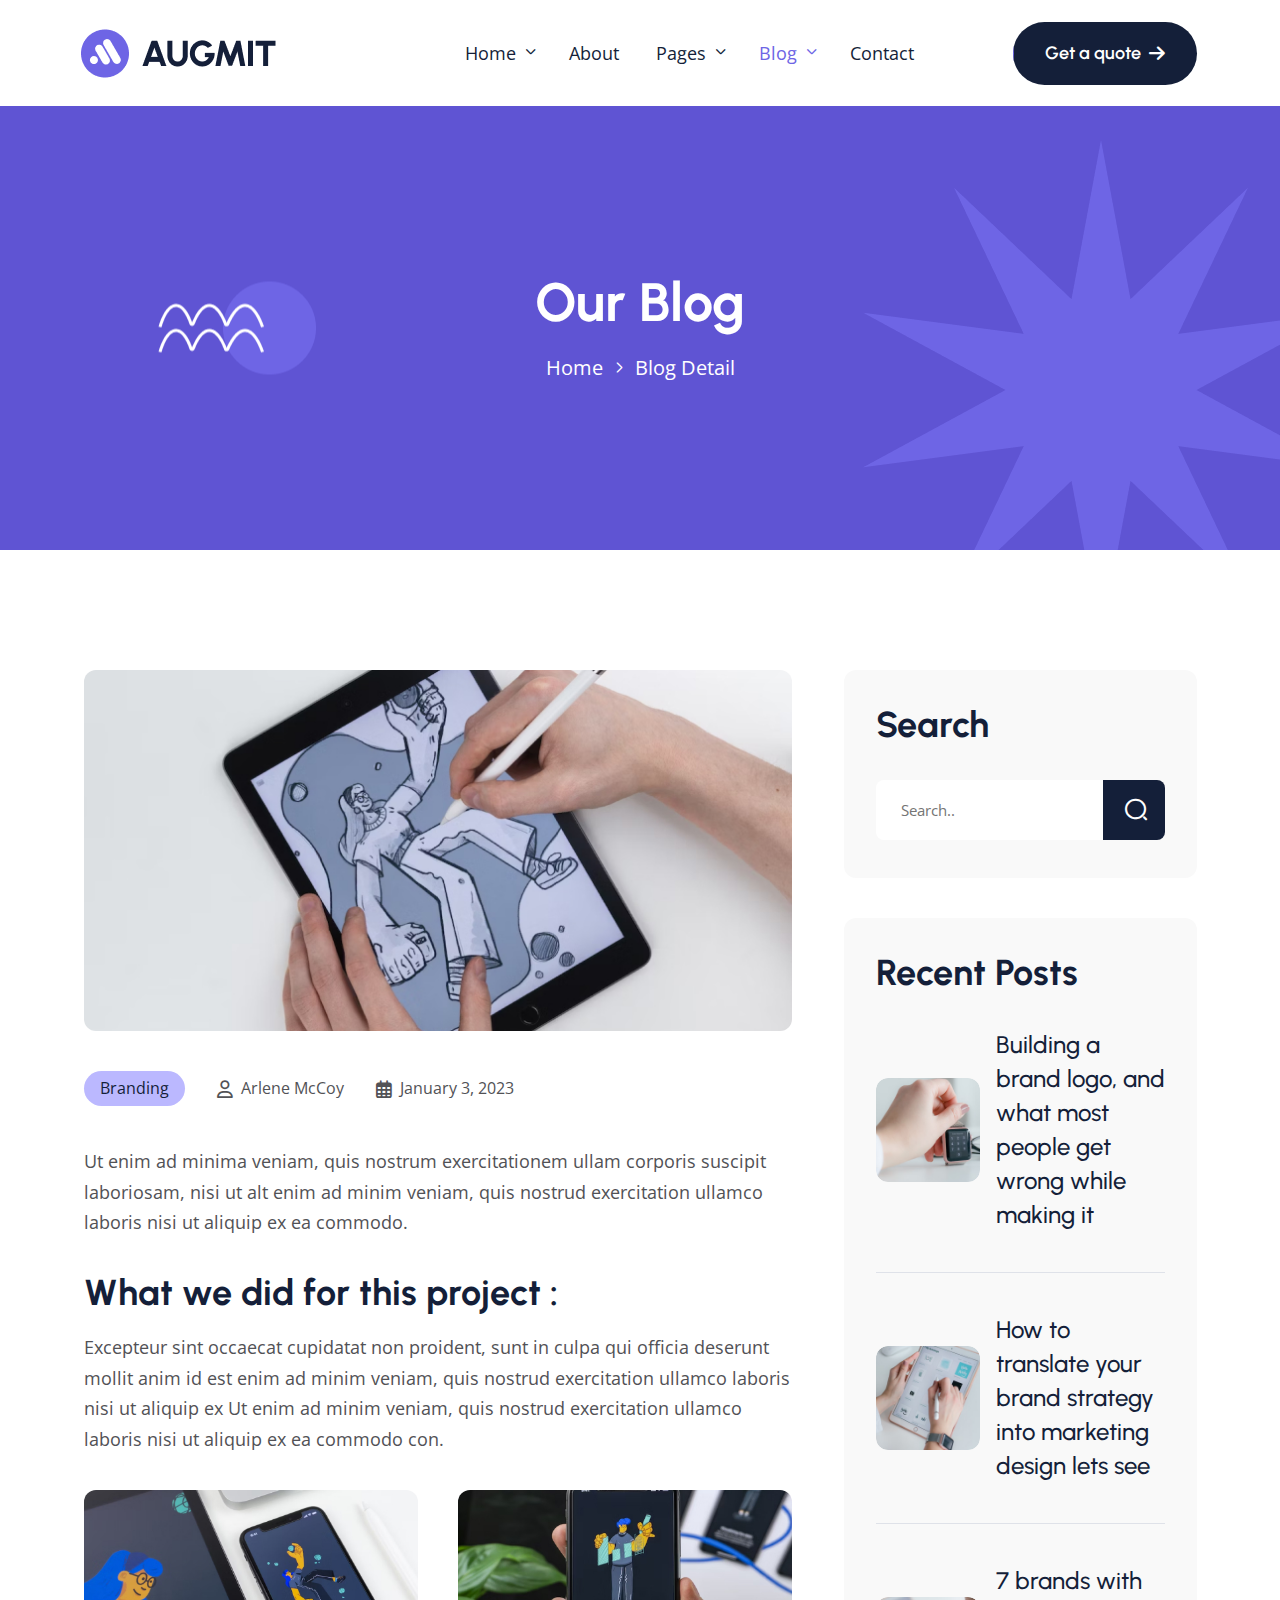
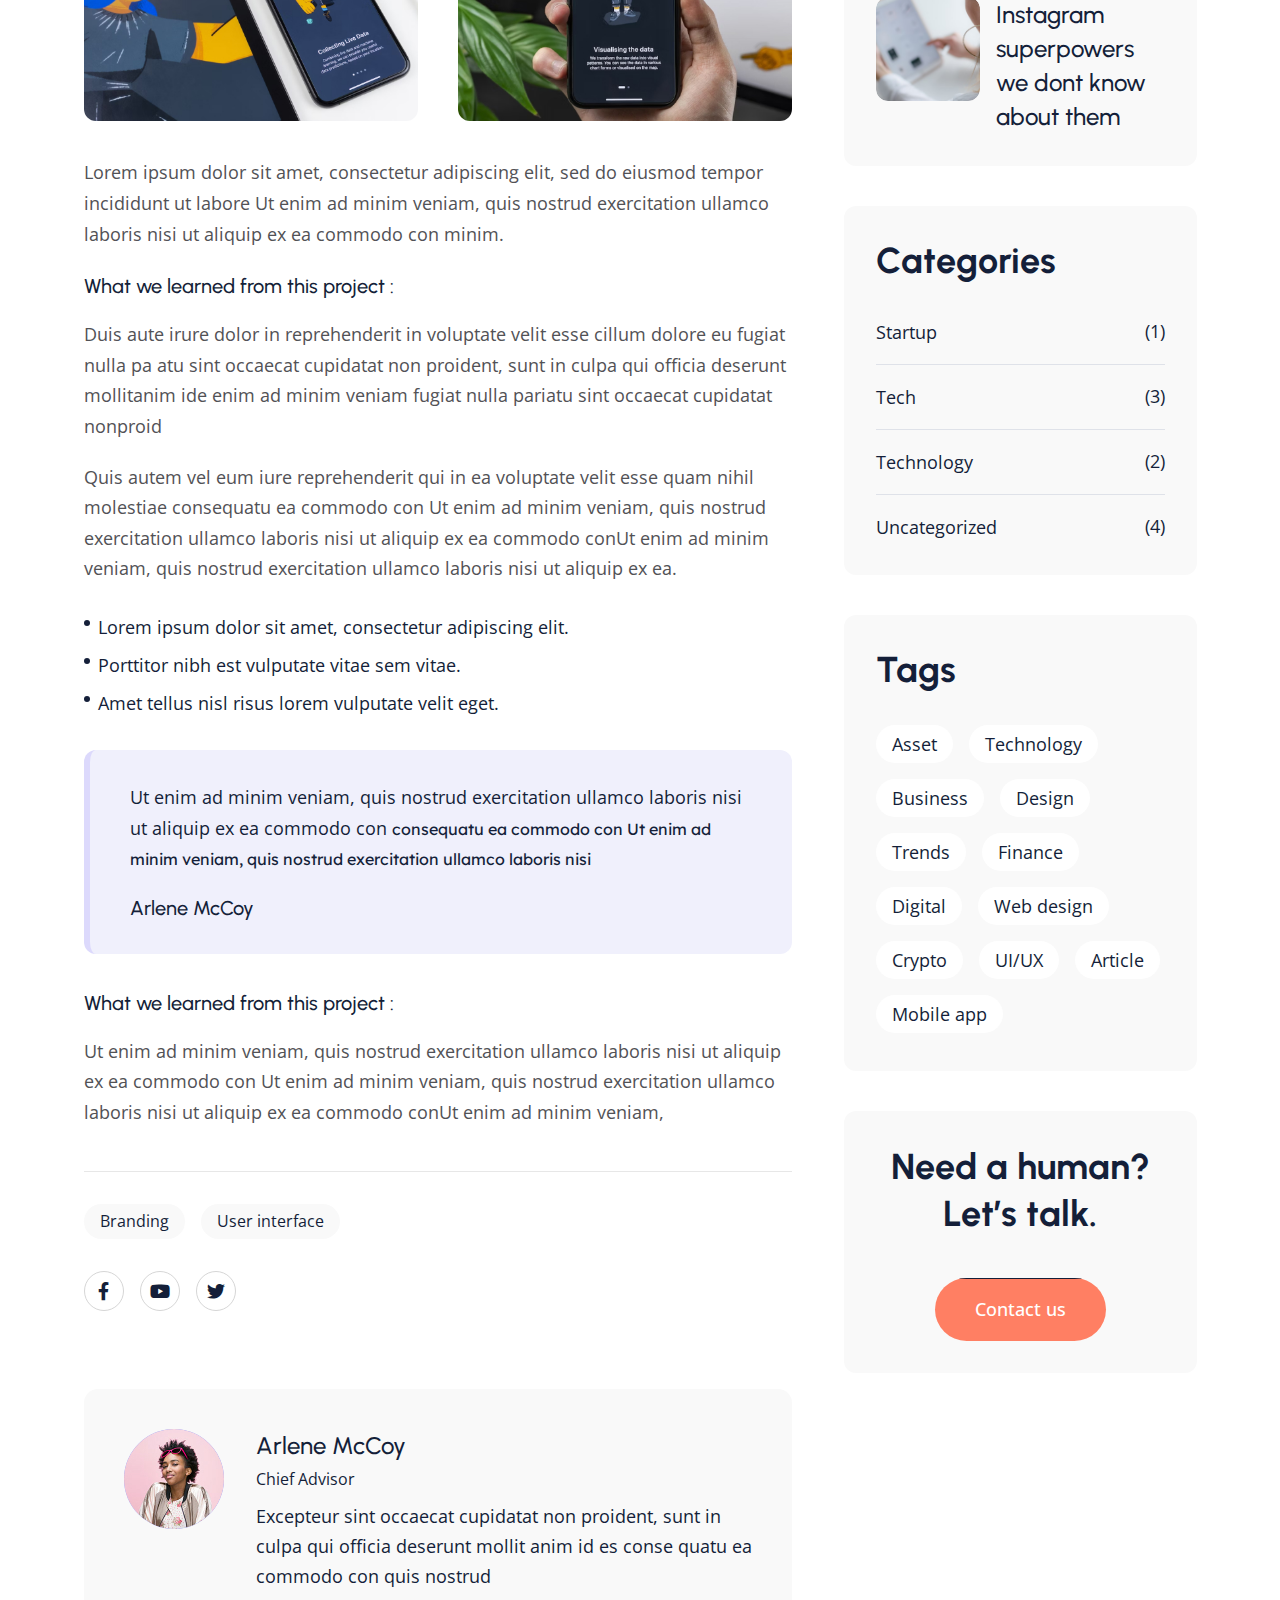
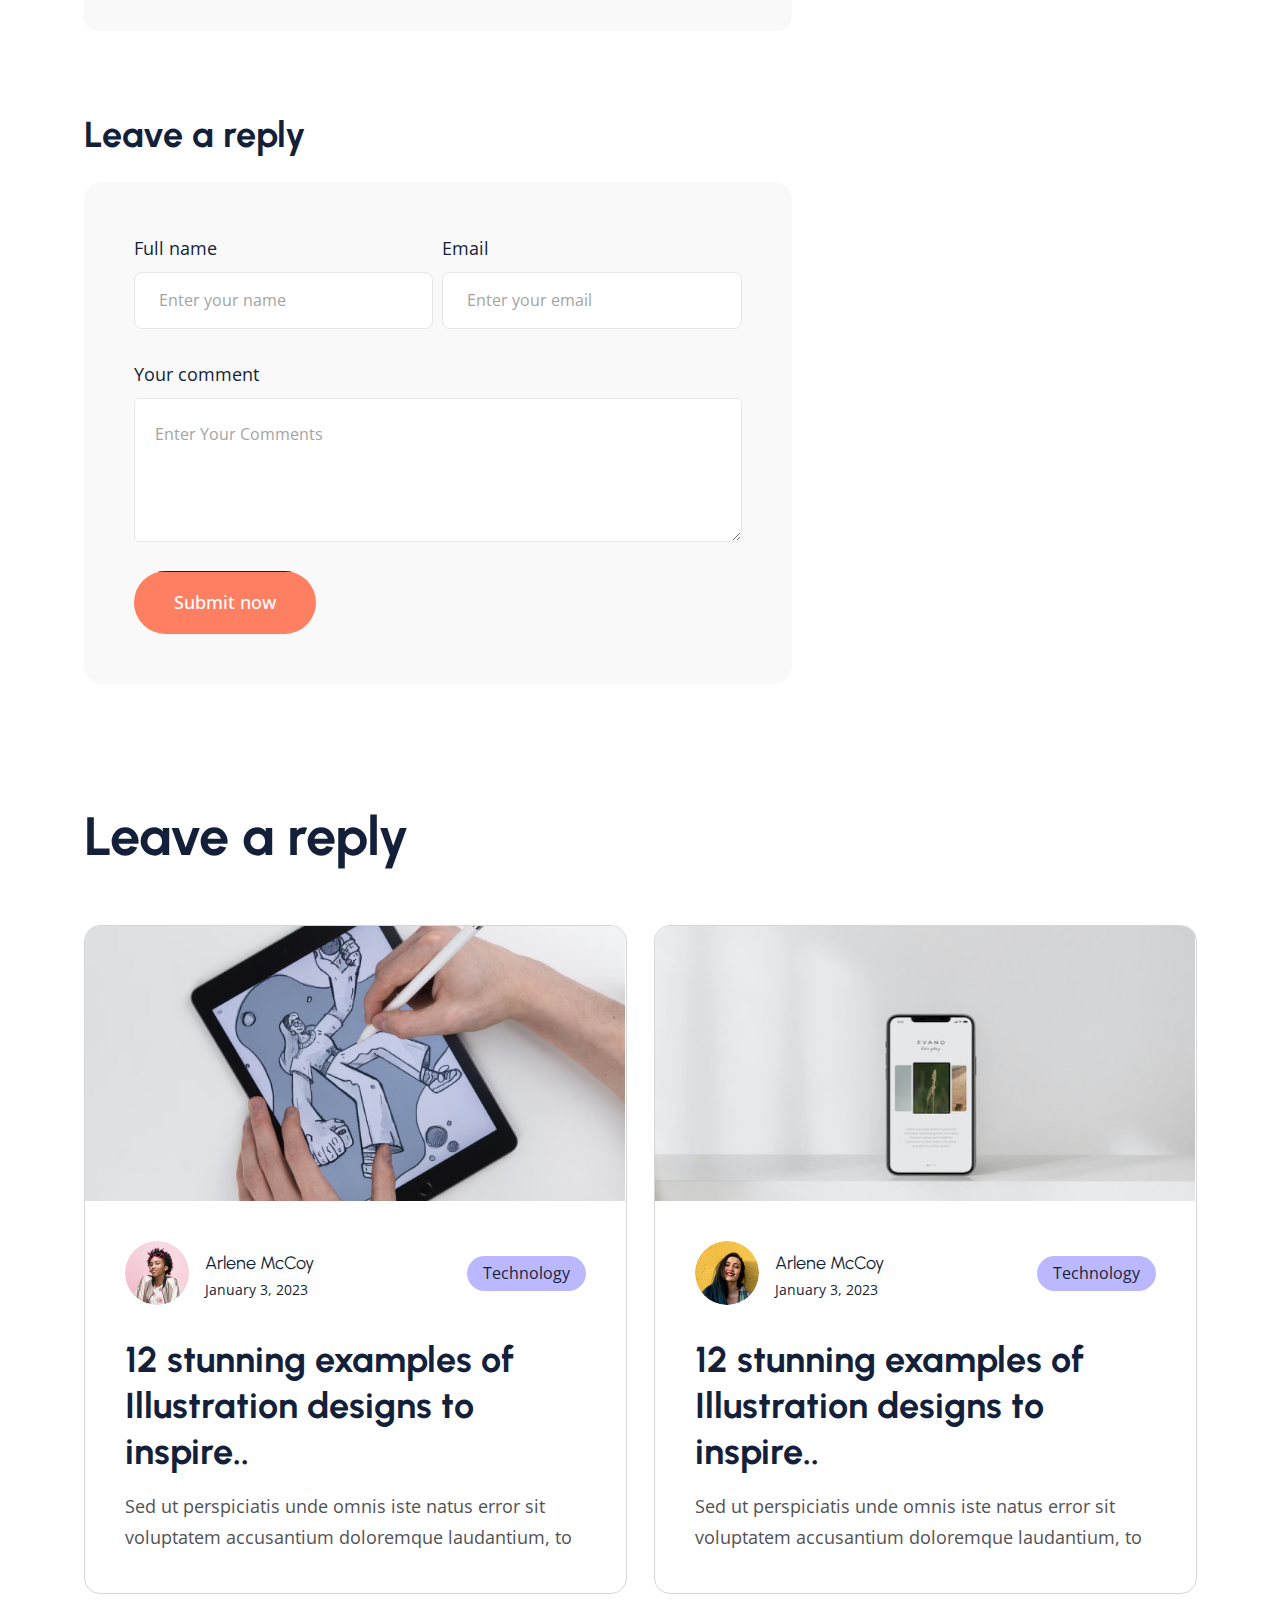
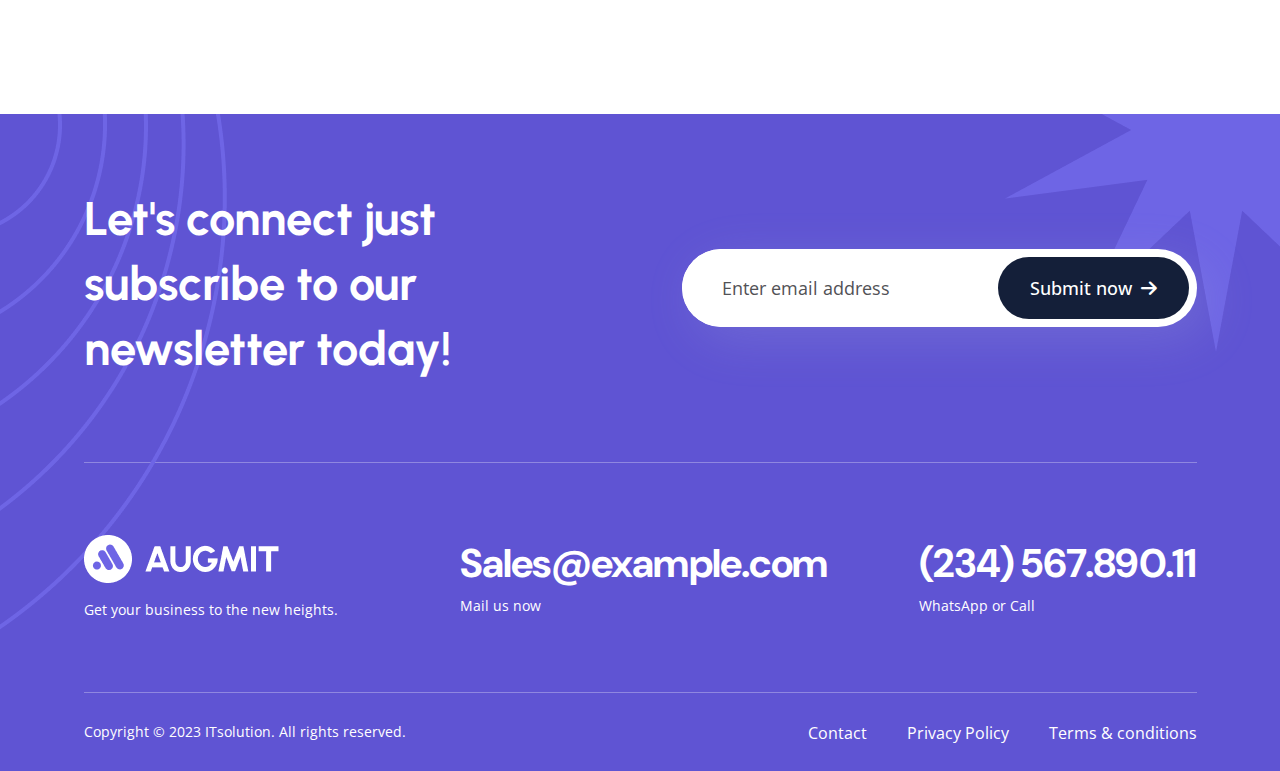
<file: blog-details.html>
<!DOCTYPE html>
<html dir="ltr" lang="zxx">

<head>
    <meta name="viewport" content="width=device-width,initial-scale=1.0" />
    <meta charset="utf-8" />
    <meta name="description" content="Augmit - IT Solution and Technology HTML Template" />
    <meta name="keywords"
        content="agency, business, company, data, digital, innovation, innovative, it, modern, saas, software, start up, startup, technology" />
    <meta name="author" content="BoomDevs" />

    <title>Augmit - IT Solution and Technology HTML Template</title>

    <link rel="icon" type="image/png" href="images/logo/favicon.png" />

    <link rel="apple-touch-icon" href="images/logo/apple-touch-icon.png" />
    <link rel="apple-touch-icon" sizes="57x57" href="images/logo/apple-touch-icon-57x57.png" />
    <link rel="apple-touch-icon" sizes="72x72" href="images/logo/apple-touch-icon-72x72.png" />
    <link rel="apple-touch-icon" sizes="76x76" href="images/logo/apple-touch-icon-76x76.png" />
    <link rel="apple-touch-icon" sizes="114x114" href="images/logo/apple-touch-icon-114x114.png" />
    <link rel="apple-touch-icon" sizes="120x120" href="images/logo/apple-touch-icon-120x120.png" />
    <link rel="apple-touch-icon" sizes="144x144" href="images/logo/apple-touch-icon-144x144.png" />
    <link rel="apple-touch-icon" sizes="152x152" href="images/logo/apple-touch-icon-152x152.png" />
    <link rel="apple-touch-icon" sizes="180x180" href="images/logo/apple-touch-icon-180x180.png" />

    <link rel="preconnect" href="https://fonts.googleapis.com">
    <link rel="preconnect" href="https://fonts.gstatic.com" crossorigin>
    <link href="https://fonts.googleapis.com/css2?family=DM+Sans:opsz,wght@9..40,700&family=Lexend+Deca&family=Open+Sans:wght@400;500;600&family=Urbanist:wght@600;700&display=swap" rel="stylesheet">
    
    <link rel="stylesheet" href="css/bootstrap.min.css" />
    <link rel="stylesheet" href="css/fontawesome.min.css" />
    <link rel="stylesheet" href="css/magnific-popup.css" />
    <link rel="stylesheet" href="css/slick.css" />
    <link rel="stylesheet" href="css/meanmenu.css" />
    <link rel="stylesheet" href="css/nice-select.css" />
    <link rel="stylesheet" href="css/animate.css" />
    <link rel="stylesheet" href="css/style.css" />

    <!--[if lt IE 9]>
    <script src="https://oss.maxcdn.com/html5shiv/3.7.2/html5shiv.min.js"></script>
    <script src="https://oss.maxcdn.com/respond/1.4.2/respond.min.js"></script>
    <![endif]-->
</head>

<body>
    <!-- Preloader Start !-->
    <!-- <div id="preloader">
        <div id="preloader-status">
            <div class="loading-container">
                <div class="ball1"></div>
                <div class="ball2"></div>
                <div class="ball3"></div>
                <div class="ball4"></div>
            </div>
        </div>
    </div> -->
    <!-- Preloader End !-->
<!-- Header Start !-->
<header class="header-area style-2">
    <!-- Header Nav Menu Start -->
    <div class="header-menu-area sticky-header">
        <div class="container">
            <div class="row">
                <div class="col-lg-3 col-md-6 col-6 d-flex align-items-center">
                    <div class="logo">
                        <a href="index.html" class="standard-logo">
                            <img src="images/logo/logo.png" alt="logo" />
                        </a>
                        <a href="index.html" class="sticky-logo">
                            <img src="images/logo/logo.png" alt="logo" />
                        </a>
                        <a href="index.html" class="retina-logo">
                            <img src="images/logo/logo.png" alt="logo" />
                        </a>
                    </div>
                </div>
                <div class="col-lg-9 col-md-6 col-6 d-flex align-items-center justify-content-end">
                    <div class="menu d-inline-block">
                        <nav id="main-menu" class="main-menu">
                            <ul>
                                <li class="dropdown">
                                    <a href="index.html">Home</a>
                                    <ul>
                                        <li><a href="index.html">Home Page 1</a></li>
                                        <li><a href="index-2.html">Home Page 2</a></li>
                                        
                                    </ul>
                                </li>
                               
                                <li><a href="about.html">About</a></li>
                                <li class="dropdown"><a href="project.html">Pages</a>
                                    <ul class="submenu">
                                        <li><a href="project.html">Project Page</a></li>
                                        <li><a href="project-details.html">Project Details Page</a></li>
                                        
                                        <li><a href="service.html">Service Page</a></li>
                                        <li><a href="service-details.html">Service Details Page</a></li>
                                    </ul></li>
                                <li class="dropdown active">
                                    <a href="blog.html">Blog</a>
                                    <ul class="submenu">
                                        <li><a href="blog.html">Blog Page</a></li>
                                        <li><a href="blog-details.html">Blog Details Page</a></li>
                                    </ul>
                                </li>
                                <li><a href="contact.html">Contact</a></li>
                            </ul>
                        </nav>
                    </div>
                    <!-- Header Button Start !-->
                    <div class="header-btn">
                            <a href="#" class="header-single-btn active">
                                Get a quote
                                <i class="fa-solid fa-arrow-right"></i>
                            </a>
                        </div>
                    <!-- Header Button Start !-->
                    <!-- Mobile Menu Toggle Button Start !-->
                    <div class="mobile-menu-bar d-lg-none text-end">
                        <a href="#" class="mobile-menu-toggle-btn"><i class="fal fa-bars"></i></a>
                    </div>
                    <!-- Mobile Menu Toggle Button End !-->
                </div>
            </div>
        </div>
    </div>
    <!-- Header Nav Menu End -->
  </header>
  <!-- Header End !-->
  <!-- Menu Sidebar Section Start -->
  <div class="menu-sidebar-area">
    <div class="menu-sidebar-wrapper">
        <div class="menu-sidebar-close">
            <button class="menu-sidebar-close-btn" id="menu_sidebar_close_btn">
                <i class="fal fa-times"></i>
            </button>
        </div>
        <div class="menu-sidebar-content">
            <div class="menu-sidebar-logo">
                <a href="index.html">
                    <img src="images/logo/logo.png" alt="logo" />
                </a>
            </div>
            <div class="mobile-nav-menu"></div>
            <div class="menu-sidebar-content">
                <div class="menu-sidebar-single-widget">
                    <h5 class="menu-sidebar-title">Contact Info</h5>
                    <div class="header-contact-info">
                        <span><i class="fa-solid fa-location-dot"></i>20, Bordeshi, New York, US</span>
                        <span><a href="mailto:hello@hivency.com"><i
                                    class="fa-solid fa-envelope"></i>hello@hivency.com</a> </span>
                        <span><a href="tel:+123-456-7890"><i class="fa-solid fa-phone"></i>+123-456-7890</a></span>
                    </div>
                    <div class="social-profile">
                        <a href="#"><i class="fa-brands fa-facebook-f"></i></a>
                        <a href="#"><i class="fa-brands fa-twitter"></i></a>
                        <a href="#"><i class="fa-brands fa-linkedin-in"></i></a>
                        <a href="#"><i class="fa-brands fa-youtube"></i></a>
                    </div>
                </div>
            </div>
        </div>
    </div>
  </div>
  <!-- Menu Sidebar Section Start -->
  <div class="body-overlay"></div>
  
  <!-- Page Header Start !-->
  <div class="page-breadcrumb-area page-bg">
    <div class="shape">
        <img src="images/shape/wave.png" alt="breadcrumb">
    </div>
    <div class="shape-two">
        <img src="images/shape/full-star.png" alt="breadcrumb">
    </div>
      <div class="container">
        <div class="row">
          <div class="col-md-12">
            <div class="breadcrumb-wrapper">
              <div class="page-heading">
                <h2 class="page-title">Our Blog</h2>
              </div>
              <div class="breadcrumb-list">
                <ul>
                  <li><a href="index.html">Home</a></li>
                  <li class="active"><a href="#">Blog detail</a></li>
                </ul>
              </div>
            </div>
          </div>
        </div>
      </div>
    </div>
  <!-- Page Header End !-->

    <div class="blog-area">
        <div class="container">
            <div class="row">
                <div class="col-xl-8 col-lg-7 blog-details-wrapper">
                    <!-- Post Details Start -->
                    <article class="single-post-item">
                        <div class="post-thumbnail">
                            <a href="#">
                                <img src="images/blog/image.jpg" alt="Blog Image" />
                            </a>
                        </div>
                        <div class="post-content-wrapper">
                            <div class="content-header">
                                <div class="tag-wrapper">
                                    <a href="#">
                                    <span class="tag">Branding</span>
                                </a>
                                </div>
                                <div class="post-meta">
                                   <span> 
                                    <i class="fa-regular fa-user"></i> 
                                    Arlene McCoy
                                    </span>
                                </div>
                                <div class="info">
                                    <span>
                                        <i class="fa-regular fa-calendar-days"></i>
                                        January 3, 2023
                                    </span>
                                </div>
                            </div>
                            <div class="post-content">
                                <p>Ut enim ad minima veniam, quis nostrum exercitationem ullam corporis suscipit laboriosam, nisi ut alt enim ad minim veniam, quis nostrud exercitation ullamco laboris nisi ut aliquip ex ea commodo.</p>
                            </div>
                            <h3 class="post-title">
                                <a href="blog-details.html">What we did for this project :</a>
                            </h3>
                            <div class="post-content">
                                <p>Excepteur sint occaecat cupidatat non proident, sunt in culpa qui officia deserunt mollit anim id est enim ad minim veniam, quis nostrud exercitation ullamco laboris nisi ut aliquip ex Ut enim ad minim veniam, quis nostrud exercitation ullamco laboris nisi ut aliquip ex ea commodo con.</p>
                                <p class="image-wrapper">
                                    <span>
                                        <img src="images/blog-detail/image-2.jpg" alt="image">
                                    </span>
                                    <span>
                                        <img src="images/blog-detail/image-3.jpg" alt="image">
                                    </span>
                                </p>
                                <p>Lorem ipsum dolor sit amet, consectetur adipiscing elit, sed do eiusmod tempor incididunt ut labore Ut enim ad minim veniam, quis nostrud exercitation ullamco laboris nisi ut aliquip ex ea commodo con minim.</p>
                                <h5>What we learned from this project :</h5>
                                <p>Duis aute irure dolor in reprehenderit in voluptate velit esse cillum dolore eu fugiat nulla pa atu sint occaecat cupidatat non proident, sunt in culpa qui officia deserunt mollitanim ide enim ad minim veniam fugiat nulla pariatu sint occaecat cupidatat nonproid</p>
                                <p>Quis autem vel eum iure reprehenderit qui in ea voluptate velit esse quam nihil molestiae consequatu ea commodo con Ut enim ad minim veniam, quis nostrud exercitation ullamco laboris nisi ut aliquip ex ea commodo conUt enim ad minim veniam, quis nostrud exercitation ullamco laboris nisi ut aliquip ex ea.</p>
                                <div class="list-item-wrapper style-3">
                                    <ul>
                                        <li>Lorem ipsum dolor sit amet, consectetur adipiscing elit.</li>
                                        <li>Porttitor nibh est vulputate vitae sem vitae.</li>
                                        <li>Amet tellus nisl risus lorem vulputate velit eget.</li>
                                    </ul>
                                </div>
                                <blockquote>
                                    <p class="desc">Ut enim ad minim veniam, quis nostrud exercitation ullamco laboris nisi ut aliquip ex ea commodo con <strong> consequatu ea commodo con Ut enim ad minim veniam, quis nostrud exercitation ullamco laboris nisi</strong> </p>
                                    <footer>
                                        Arlene McCoy
                                    </footer>
                                </blockquote>
                                <h5>What we learned from this project :</h5>
                                <p>Ut enim ad minim veniam, quis nostrud exercitation ullamco laboris nisi ut aliquip ex ea commodo con Ut enim ad minim veniam, quis nostrud exercitation ullamco laboris nisi ut aliquip ex ea commodo conUt enim ad minim veniam,</p>
                            </div>
                            <div class="single-post-meta">
                                <div class="blog-post-tag">
                                    <div class="post-tag-list">
                                        <a href="#">Branding</a>
                                        <a href="#">User interface</a>
                                    </div>
                                </div>
                                <div class="social-share">
                                    <a class="facebook" href="#"><i class="fa-brands fa-facebook-f"></i></a>
                                    <a class="twitter" href="#"><i class="fa-brands fa-youtube"></i></a>
                                    <a class="twitter" href="#"><i class="fa-brands fa-twitter"></i></a>
                                </div>
                            </div>
                        </div>
                    </article>
                    <!-- Post Author Start -->
                    <div class="author-info">
                        <div class="author-thumb">
                            <a href="#">
                                <img alt="author" src="images/blog-detail/autho.png" class="avatar avatar-190 photo media-object"
                                    height="165" width="165">
                            </a>
                        </div>
                        <div class="author-text">
                            <div class="title-wrapper">
                                <div class="title">
                                    <h3><a href="#">Arlene McCoy</a></h3>
                                    <span class="designation">Chief Advisor</span>
                                </div>
                            </div>
                            <p>Excepteur sint occaecat cupidatat non proident, sunt in culpa qui officia deserunt mollit anim id es conse quatu ea commodo con quis nostrud</p>
                        </div>
                    </div>
                    <!-- Post Author End -->

                    <!-- Comment Form Start -->
                    <div class="post-comments-form">
                        <div class="post-comments-title">
                            <h2>Leave a reply</h2>
                        </div>
                        <div class="comment-respond">
                            <form action="#" method="post" class="comment-form">
                                <div class="row g-2">
                                    <div class="col-xl-6">
                                        <div class="contacts-name">
                                            <label>Full name</label>
                                            <input name="author" type="text" placeholder="Enter your name">
                                        </div>
                                    </div>
                                    <div class="col-xl-6">
                                        <div class="contacts-email">
                                            <label>Email</label>
                                            <input name="email" type="text" placeholder="Enter your email">
                                        </div>
                                    </div>
                                    <div class="col-xl-12">
                                        <div class="contacts-message">
                                            <label>Your comment</label>
                                            <textarea name="comment" cols="20" rows="3"
                                                placeholder="Enter Your Comments"></textarea>
                                        </div>
                                    </div>
                                    <div class="col-12">
                                        <button class="theme-btn" type="submit">
                                            Submit now
                                        </button>
                                    </div>
                                </div>
                            </form>
                        </div>
                    </div>
                    <!-- Comment Form End -->
                    <!-- Post Details End -->
                </div>
                <!-- Blog Sidebar Start -->
                <div class="col-xl-4 col-lg-5 order-1 order-lg-2">
                    <div class="sidebar">
                        <div class="widget widget_search">
                            <div class="widget-title-box">
                                <h4 class="wp-block-heading">Search</h4>
                            </div>
                            <form class="search-form" action="#" method="get">
                                <input type="text" placeholder="Search.."/>
                                <button type="submit"><i class="icon-search"></i></button>
                            </form>
                        </div>
                        <div class="widget widget_latest_post">
                            <div class="widget-title-box">
                                <h4 class="wp-block-heading">Recent Posts</h4>
                            </div>
                            <ul>
                                <li>
                                    <div class="latest-post-thumb">
                                        <img src="images/blog/recent-img.jpg" alt=""/>
                                    </div>
                                    <div class="latest-post-desc">
                                        <h3 class="latest-post-title">
                                            <a href="blog-details.html">Building a brand logo, and what most people get wrong while making it</a>
                                        </h3>
                                    </div>
                                </li>
                                <li>
                                    <div class="latest-post-thumb">
                                        <img src="images/blog/recent-img-1.jpg" alt=""/>
                                    </div>
                                    <div class="latest-post-desc">
                                        <h3 class="latest-post-title">
                                            <a href="blog-details.html">How to translate your brand strategy into marketing design lets see</a>
                                        </h3>
                                    </div>
                                </li>
                                <li>
                                    <div class="latest-post-thumb">
                                        <img src="images/blog/recent-img-2.jpg" alt=""/>
                                    </div>
                                    <div class="latest-post-desc">
                                        <h3 class="latest-post-title">
                                            <a href="blog-details.html">7 brands with Instagram superpowers we dont know about them</a>
                                        </h3>
                                    </div>
                                </li>
                            </ul>
                        </div>
                        <div class="widget widget_categories">
                            <div class="widget-title-box">
                                <h4 class="wp-block-heading">Categories</h4>
                            </div>
                            <ul>
                                <li><a href="#">Startup</a>(1)</li>
                                <li><a href="#">Tech</a>(3)</li>
                                <li><a href="#">Technology</a>(2)</li>
                                <li><a href="#">Uncategorized</a>(4)</li>
                            </ul>
                        </div>
                        <div class="widget widget_tag_cloud">
                            <div class="widget-title-box">
                                <h4 class="wp-block-heading">Tags</h4>
                            </div>
                            <div class="tagcloud">
                                <a href="#">Asset</a>
                                <a href="#">Technology</a>
                                <a href="#">Business</a>
                                <a href="#">Design</a>
                                <a href="#">Trends</a>
                                <a href="#">Finance</a>
                                <a href="#">Digital</a>
                                <a href="#">Web design</a>
                                <a href="#">Crypto</a>
                                <a href="#">UI/UX</a>
                                <a href="#">Article</a>
                                <a href="#">Mobile app</a>
                            </div>
                        </div>
                        <div class="widget widget_contact_us">
                            <h3>Need a human? <br>
                                Let’s talk.</h3>
                           <a href="#" class="theme-btn">
                            Contact us
                           </a>
                        </div>
                    </div>
                </div>
                <!-- Blog Sidebar Start -->
            </div>
        </div>
    </div>
    <!--- Blog End !-->
    <div class="related-post">
        <div class="container">
            <div class="related-post-title">
                <h2>Leave a reply</h2>
            </div>
            <div class="row">
                <div class="col-lg-6">
                    <article class="single-post-item format-image">
                        <div class="post-thumbnail">
                            <a href="blog-details.html">
                                <img src="images/blog/image.jpg" alt="Blog Image"/>
                            </a>
                        </div>
                        <div class="post-content-wrapper">
                            <div class="content-header">
                                <div class="post-meta">
                                    <div class="image">
                                        <img src="images/meta/image.jpg" alt="meta-user">
                                    </div>
                                    <div class="meta-user-content">
                                        <h6 class="title"> 
                                            <a href="#">Arlene McCoy</a> 
                                        </h6>
                                        <p class="desc">January 3, 2023</p>
                                    </div>
                                </div>
                                <div class="tag-wrapper">
                                    <a href="#">
                                        <span class="tag purple">Technology</span>
                                    </a>
                                </div>
                            </div>
                            <h3 class="post-title">
                                <a href="blog-details.html">12 stunning examples of Illustration designs to inspire..</a>
                            </h3>
                            <div class="post-content">
                                <p>Sed ut perspiciatis unde omnis iste natus error sit voluptatem accusantium doloremque laudantium, to</p>
                            </div>
                        </div>
                    </article>
                </div>
                <div class="col-lg-6">
                    <article class="single-post-item format-image">
                        <div class="post-thumbnail">
                            <a href="blog-details.html">
                                <img src="images/blog/image-2.jpg" alt="Blog Image"/>
                            </a>
                        </div>
                        <div class="post-content-wrapper">
                            <div class="content-header">
                                <div class="post-meta">
                                    <div class="image">
                                        <img src="images/meta/image-5.jpg" alt="meta-user">
                                    </div>
                                    <div class="meta-user-content">
                                        <h6 class="title"> 
                                            <a href="#">Arlene McCoy</a> 
                                        </h6>
                                        <p class="desc">January 3, 2023</p>
                                    </div>
                                </div>
                                <div class="tag-wrapper">
                                    <a href="#">
                                        <span class="tag purple">Technology</span>
                                    </a>
                                </div>
                            </div>
                            <h3 class="post-title">
                                <a href="blog-details.html">12 stunning examples of Illustration designs to inspire..</a>
                            </h3>
                            <div class="post-content">
                                <p>Sed ut perspiciatis unde omnis iste natus error sit voluptatem accusantium doloremque laudantium, to</p>
                            </div>
                        </div>
                    </article>
                </div>
            </div>
        </div>
    </div>

    <!--- Start Footer !-->
    <footer class="footer">
        <div class="footer-sec">
           <div class="shape-one">
            <img src="images/shape/circle-slice.png" alt="shape">
           </div>
           <div class="shape-two">
            <img src="images/shape/star-large-light.png" alt="shape">
           </div>
            <div class="container">
                <div class="row">
                    <div class="col-lg-12">
                        <!-- Newsletter Section Start !-->
                    <div class="subscribe-area">
                        <div class="content-wrapper">
                            <h2 class="subscribe-title">Let's connect just subscribe to <br>
                                our newsletter today!</h2>
                            <div class="subscribe-form-wrapper">
                                <div class="subscribe-form-widget">
                                    <form>
                                        <div class="mc4wp-form-fields">
                                            <div class="single-field">
                                                <input type="email" placeholder="Enter email address" />
                                            </div>
                                            <button class="submit-btn" type="submit">
                                                Submit now
                                                <i class="fa-solid fa-arrow-right"></i>
                                            </button>
                                        </div>
                                    </form>
                                </div>
                            </div>
                        </div>
                    </div>
                    <!-- Newsletter Section End !-->
                    </div>
                </div>
                <div class="row">
                    <div class="col-12">
                        <div class="footer-bottom-border"></div>
                    </div>
                </div>
                <div class="footer-main">
                    <div class="footer-widget">
                        <div class="footer-widget-info">
                            <div class="footer-logo">
                                <a href="index.html"><img src="images/logo/footer-logo.png" alt="Footer Logo" /></a>
                            </div>
                            <p class="desc">Get your business to the
                                new heights.</p>
                        </div>
                    </div>
                    <div class="footer-widget widget_nav_menu">
                        <a href="mailto:sales@example.com" class="footer-widget-title">Sales@example.com</a>
                        <p class="desc">Mail us now</p>
                    </div>
                    <div class="footer-widget widget_nav_menu">
                        <a href="tel:+123-456-7890" class="footer-widget-title">(234) 567.890.11</a>
                        <p class="desc">WhatsApp or Call</p>
                    </div>
                </div>
                <div class="row">
                    <div class="col-12">
                        <div class="footer-bottom-border"></div>
                    </div>
                </div>
            </div>
        </div>
        <div class="footer-bottom-area">
            <div class="container">
                <div class="row">
                    <div class="col-lg-5">
                        <div class="copyright-text">
                            <p>Copyright &copy; 2023 ITsolution. All rights reserved.</p>
                        </div>
                    </div>
                    <div class="col-lg-7">
                        <div class="footer-bottom-menu">
                            <ul>
                                
                                <li>
                                    <a href="contact.html">Contact</a>
                                </li>
                                <li>
                                    <a href="#">Privacy Policy</a>
                                </li>
                                <li>
                                    <a href="#">Terms & conditions</a>
                                </li>
                            </ul>
                        </div>
                    </div>
                </div>
            </div>
        </div>
    </footer>
    <!--- End Footer !-->
    <!-- Scroll Up Section Start -->
    <div id="scrollTop" class="scrollup-wrapper">
        <div class="scrollup-btn">
            <i class="fa-regular fa-angle-up"></i>
        </div>
    </div>
    <!-- Scroll Up Section End -->
    <script src="js/jquery.min.js"></script>
    <script src="js/bootstrap.min.js"></script>
    <script src="js/jquery.nice-select.min.js"></script>
    <script src="js/slick.min.js"></script>
    <script src="js/jquery.counterup.min.js"></script>
    <script src="js/waypoints.js"></script>
    <script src="js/jquery.meanmenu.min.js"></script>
    <script src="js/jquery.magnific-popup.min.js"></script>
    <script src="js/inview.min.js"></script>
    <script src="js/wow.js"></script>
    <script src="js/tilt.jquery.js"></script>
    <script src="js/jquery.imagesloaded.min.js"></script>
    <script src="js/isotope.min.js"></script>
    <script src="js/custom.js"></script>
</body>

</html>
</file>
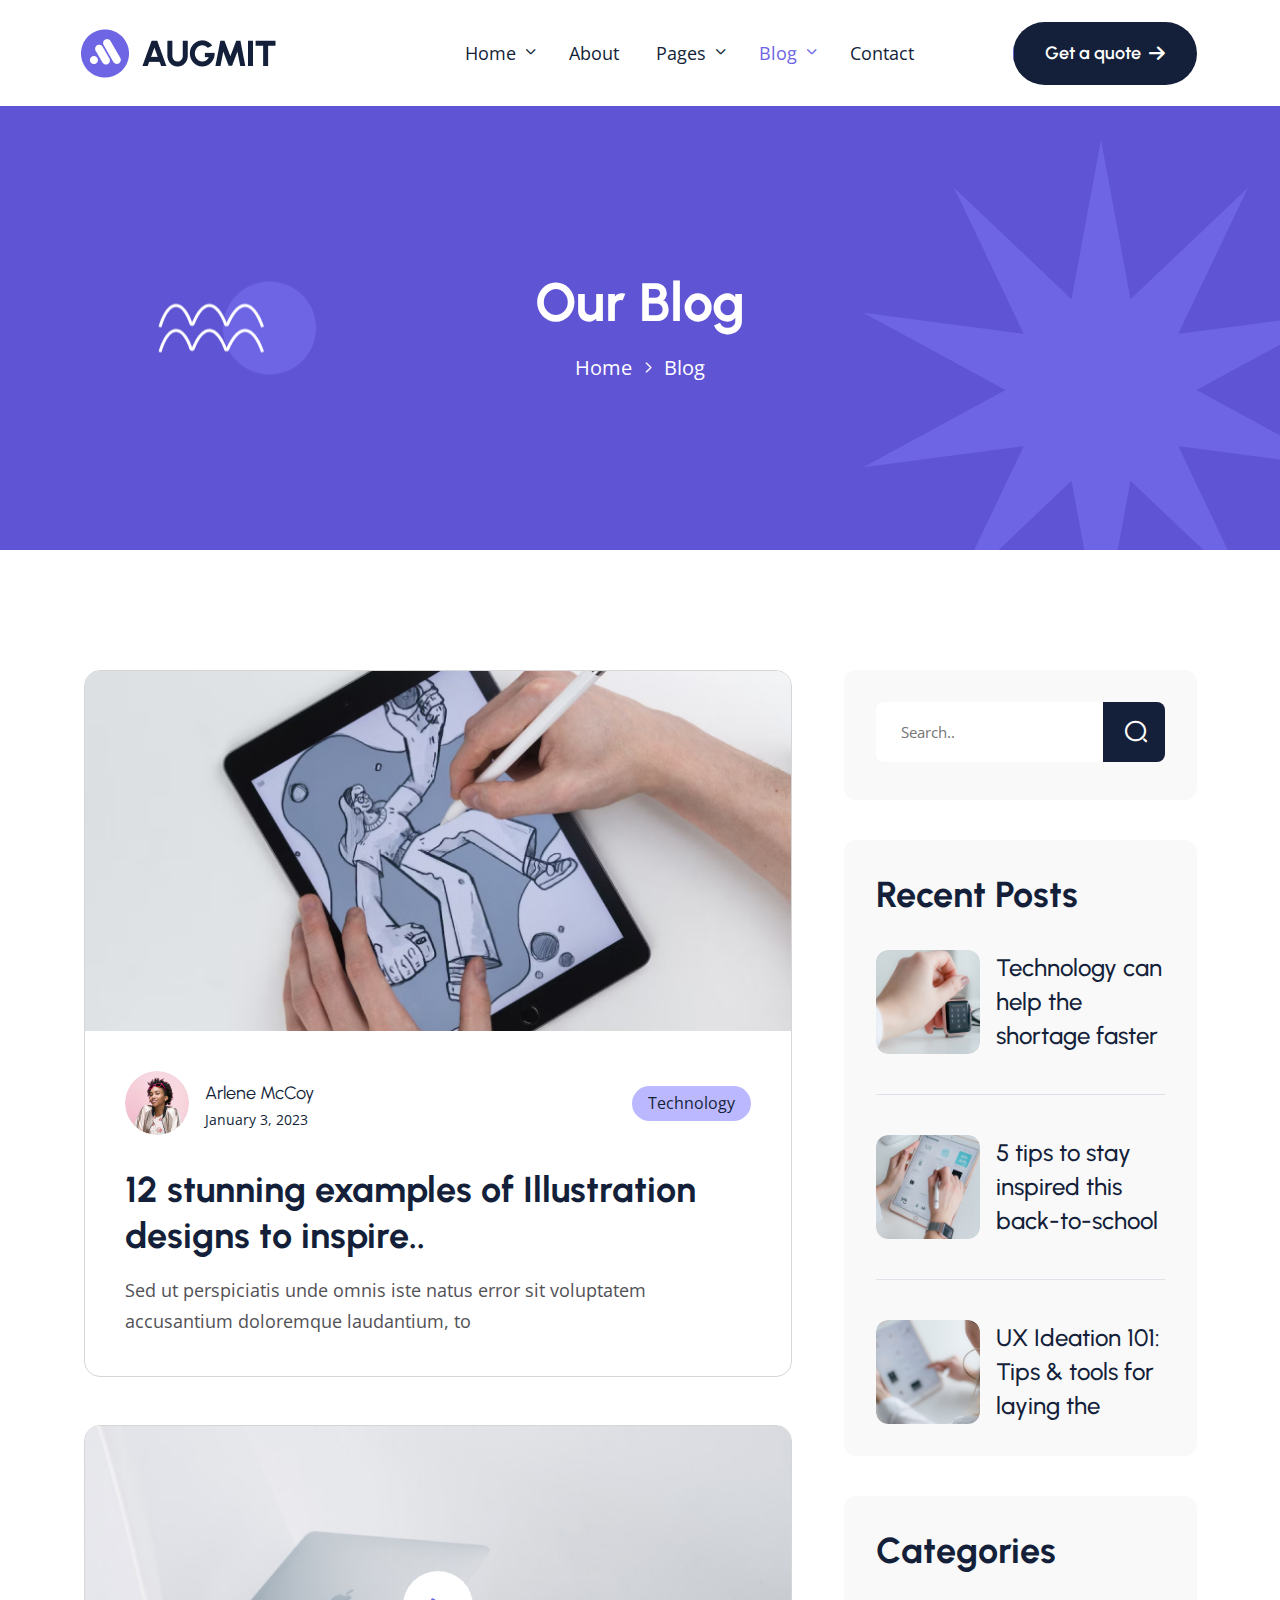
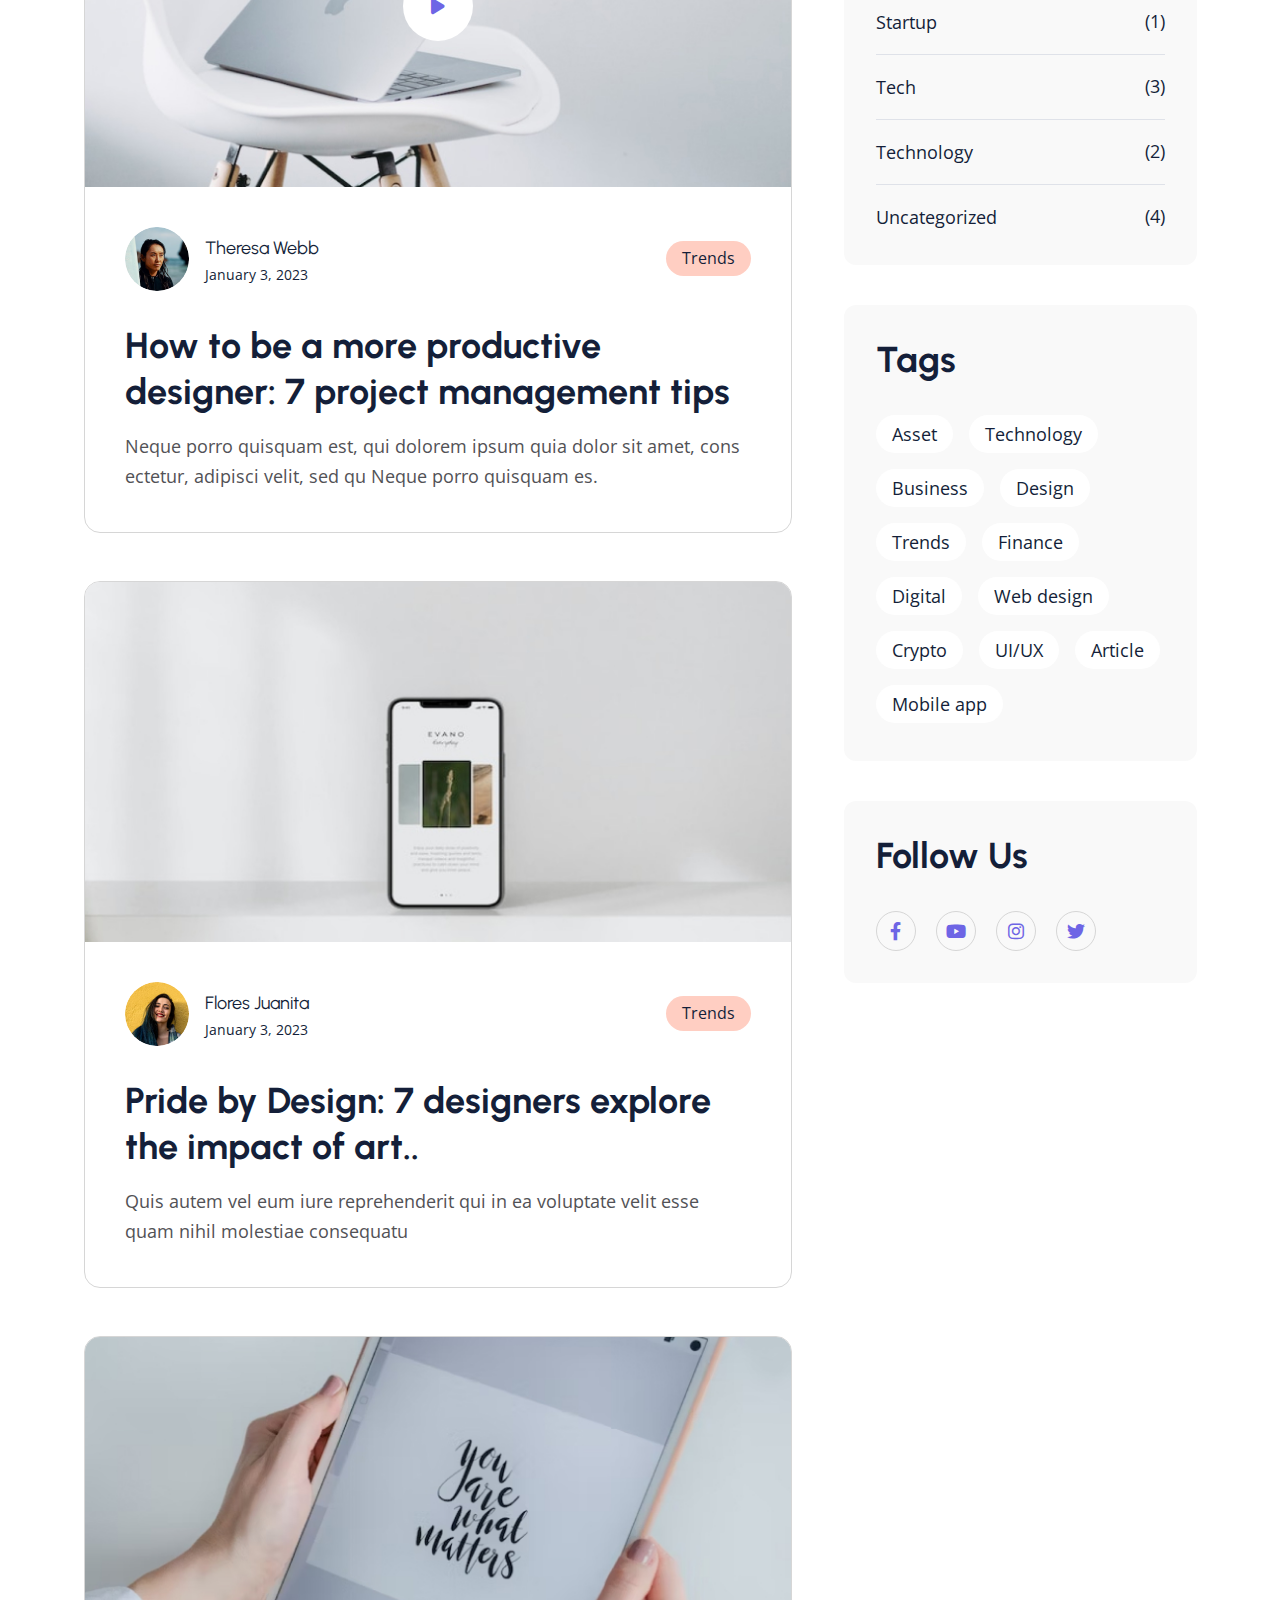
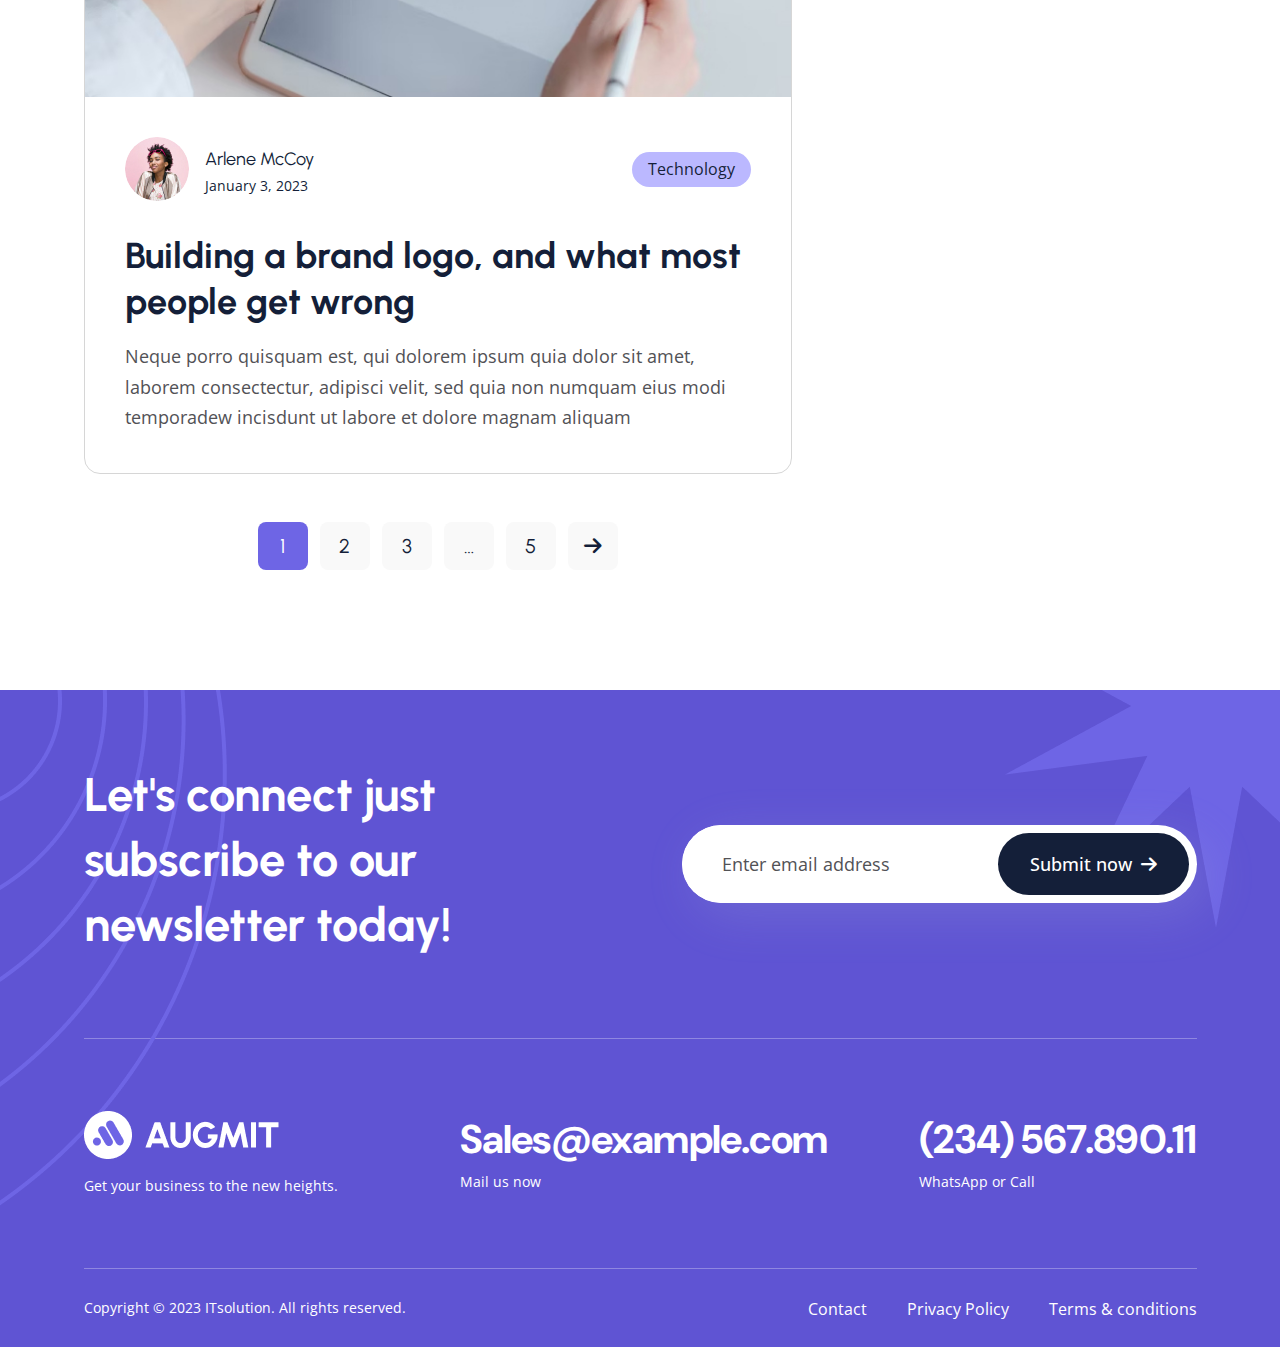
<file: blog.html>
<!DOCTYPE html>
<html dir="ltr" lang="zxx">

<head>
    <meta name="viewport" content="width=device-width,initial-scale=1.0" />
    <meta charset="utf-8" />
    <meta name="description" content="Augmit - IT Solution and Technology HTML Template" />
    <meta name="keywords"
          content="agency, business, company, data, digital, innovation, innovative, it, modern, saas, software, start up, startup, technology" />
    <meta name="author" content="BoomDevs" />

    <title>Augmit - IT Solution and Technology HTML Template</title>

    <link rel="icon" type="image/png" href="images/logo/favicon.png" />

    <link rel="apple-touch-icon" href="images/logo/apple-touch-icon.png" />
    <link rel="apple-touch-icon" sizes="57x57" href="images/logo/apple-touch-icon-57x57.png" />
    <link rel="apple-touch-icon" sizes="72x72" href="images/logo/apple-touch-icon-72x72.png" />
    <link rel="apple-touch-icon" sizes="76x76" href="images/logo/apple-touch-icon-76x76.png" />
    <link rel="apple-touch-icon" sizes="114x114" href="images/logo/apple-touch-icon-114x114.png" />
    <link rel="apple-touch-icon" sizes="120x120" href="images/logo/apple-touch-icon-120x120.png" />
    <link rel="apple-touch-icon" sizes="144x144" href="images/logo/apple-touch-icon-144x144.png" />
    <link rel="apple-touch-icon" sizes="152x152" href="images/logo/apple-touch-icon-152x152.png" />
    <link rel="apple-touch-icon" sizes="180x180" href="images/logo/apple-touch-icon-180x180.png" />

      <link rel="preconnect" href="https://fonts.googleapis.com">
    <link rel="preconnect" href="https://fonts.gstatic.com" crossorigin>
    <link href="https://fonts.googleapis.com/css2?family=DM+Sans:opsz,wght@9..40,700&family=Open+Sans:wght@400;500;600&family=Urbanist:wght@600;700&display=swap" rel="stylesheet">

    <link rel="stylesheet" href="css/bootstrap.min.css" />
    <link rel="stylesheet" href="css/fontawesome.min.css" />
    <link rel="stylesheet" href="css/magnific-popup.css" />
    <link rel="stylesheet" href="css/slick.css" />
    <link rel="stylesheet" href="css/meanmenu.css" />
    <link rel="stylesheet" href="css/nice-select.css" />
    <link rel="stylesheet" href="css/animate.css" />
    <link rel="stylesheet" href="css/style.css" />

    <!--[if lt IE 9]>
    <script src="https://oss.maxcdn.com/html5shiv/3.7.2/html5shiv.min.js"></script>
    <script src="https://oss.maxcdn.com/respond/1.4.2/respond.min.js"></script>
    <![endif]-->
</head>

<body>
<!-- Preloader Start !-->
<!-- <div id="preloader">
    <div id="preloader-status">
        <div class="loading-container">
            <div class="ball1"></div>
            <div class="ball2"></div>
            <div class="ball3"></div>
            <div class="ball4"></div>
        </div>
    </div>
</div> -->
<!-- Preloader End !-->
<!-- Header Start !-->
<header class="header-area style-2">
  <!-- Header Nav Menu Start -->
  <div class="header-menu-area sticky-header">
      <div class="container">
          <div class="row">
              <div class="col-lg-3 col-md-6 col-6 d-flex align-items-center">
                  <div class="logo">
                      <a href="index.html" class="standard-logo">
                          <img src="images/logo/logo.png" alt="logo" />
                      </a>
                      <a href="index.html" class="sticky-logo">
                          <img src="images/logo/logo.png" alt="logo" />
                      </a>
                      <a href="index.html" class="retina-logo">
                          <img src="images/logo/logo.png" alt="logo" />
                      </a>
                  </div>
              </div>
              <div class="col-lg-9 col-md-6 col-6 d-flex align-items-center justify-content-end">
                  <div class="menu d-inline-block">
                    <nav id="main-menu" class="main-menu">
                        <ul>
                            <li class="dropdown">
                                <a href="index.html">Home</a>
                                <ul>
                                    <li><a href="index.html">Home Page 1</a></li>
                                    <li><a href="index-2.html">Home Page 2</a></li>
                                    
                                </ul>
                            </li>
                            <li><a href="about.html">About</a></li>
                            <li class="dropdown"><a href="project.html">Pages</a>
                                <ul class="submenu">
                                    <li><a href="project.html">Project Page</a></li>
                                    <li><a href="project-details.html">Project Details Page</a></li>
                                    
                                    <li><a href="service.html">Service Page</a></li>
                                    <li><a href="service-details.html">Service Details Page</a></li>
                                </ul>
                            </li>
                            <li class="dropdown active">
                                <a href="blog.html">Blog</a>
                                <ul class="submenu">
                                    <li><a href="blog.html">Blog Page</a></li>
                                    <li><a href="blog-details.html">Blog Details Page</a></li>
                                </ul>
                            </li>
                            <li><a href="contact.html">Contact</a></li>
                        </ul>
                    </nav>
                  </div>
                  <!-- Header Button Start !-->
                  <div class="header-btn">
                    <a href="#" class="header-single-btn active">
                        Get a quote
                        <i class="fa-solid fa-arrow-right"></i>
                    </a>
                    </div>
                  <!-- Header Button Start !-->
                  <!-- Mobile Menu Toggle Button Start !-->
                  <div class="mobile-menu-bar d-lg-none text-end">
                      <a href="#" class="mobile-menu-toggle-btn"><i class="fal fa-bars"></i></a>
                  </div>
                  <!-- Mobile Menu Toggle Button End !-->
              </div>
          </div>
      </div>
  </div>
  <!-- Header Nav Menu End -->
</header>
<!-- Header End !-->
<!-- Menu Sidebar Section Start -->
<div class="menu-sidebar-area">
  <div class="menu-sidebar-wrapper">
      <div class="menu-sidebar-close">
          <button class="menu-sidebar-close-btn" id="menu_sidebar_close_btn">
              <i class="fal fa-times"></i>
          </button>
      </div>
      <div class="menu-sidebar-content">
          <div class="menu-sidebar-logo">
              <a href="index.html">
                  <img src="images/logo/logo.png" alt="logo" />
              </a>
          </div>
          <div class="mobile-nav-menu"></div>
          <div class="menu-sidebar-content">
              <div class="menu-sidebar-single-widget">
                  <h5 class="menu-sidebar-title">Contact Info</h5>
                  <div class="header-contact-info">
                      <span><i class="fa-solid fa-location-dot"></i>20, Bordeshi, New York, US</span>
                      <span><a href="mailto:hello@hivency.com"><i
                                  class="fa-solid fa-envelope"></i>hello@hivency.com</a> </span>
                      <span><a href="tel:+123-456-7890"><i class="fa-solid fa-phone"></i>+123-456-7890</a></span>
                  </div>
                  <div class="social-profile">
                      <a href="#"><i class="fa-brands fa-facebook-f"></i></a>
                      <a href="#"><i class="fa-brands fa-twitter"></i></a>
                      <a href="#"><i class="fa-brands fa-linkedin-in"></i></a>
                      <a href="#"><i class="fa-brands fa-youtube"></i></a>
                  </div>
              </div>
          </div>
      </div>
  </div>
</div>
<!-- Menu Sidebar Section Start -->
<div class="body-overlay"></div>

<!-- Page Header Start !-->
<div class="page-breadcrumb-area page-bg">
    <div class="shape">
        <img src="images/shape/wave.png" alt="breadcrumb">
    </div>
    <div class="shape-two">
        <img src="images/shape/full-star.png" alt="breadcrumb">
    </div>
    <div class="container">
      <div class="row">
        <div class="col-md-12">
          <div class="breadcrumb-wrapper">
            <div class="page-heading">
              <h2 class="page-title">Our Blog</h2>
            </div>
            <div class="breadcrumb-list">
              <ul>
                <li><a href="index.html">Home</a></li>
                <li class="active"><a href="#">Blog</a></li>
              </ul>
            </div>
          </div>
        </div>
      </div>
    </div>
  </div>
<!-- Page Header End !-->

<!-- Blog Start !-->
<div class="blog-area py-120 py-sm-60 py-md-80 py-lg-100">
    <div class="container">
        <div class="row">
            <div class="col-lg-8 blog-post">
                <!-- Single Blog Start -->
                <article class="single-post-item format-image">
                    <div class="post-thumbnail">
                        <a href="blog-details.html">
                            <img src="images/blog/image.jpg" alt="Blog Image"/>
                        </a>
                    </div>
                    <div class="post-content-wrapper">
                        <div class="content-header">
                            <div class="post-meta">
                                <div class="image">
                                    <img src="images/meta/image.jpg" alt="meta-user">
                                </div>
                                <div class="meta-user-content">
                                    <h6 class="title"> 
                                        <a href="#">Arlene McCoy</a> 
                                    </h6>
                                    <p class="desc">January 3, 2023</p>
                                </div>
                            </div>
                            <div class="tag-wrapper">
                                <a href="#">
                                    <span class="tag purple">Technology</span>
                                </a>
                            </div>
                        </div>
                        <h3 class="post-title">
                            <a href="blog-details.html">12 stunning examples of Illustration designs to inspire..</a>
                        </h3>
                        <div class="post-content">
                            <p>Sed ut perspiciatis unde omnis iste natus error sit voluptatem accusantium doloremque laudantium, to</p>
                        </div>
                    </div>
                </article>
                <!-- Single Blog End -->
                <!-- Single Blog Start -->
                <article class="single-post-item format-video">
                    <div class="post-video">
                        <img src="images/blog/image-1.jpg" alt="Blog Image"/>
                        <div class="popup-video-wrapper">
                            <div class="video-btn">
                                <a
                                        href="https://www.youtube.com/watch?v=7e90gBu4pas"
                                        class="mfp-iframe video-play">
                                
                                    <i class="fa-solid fa-play" aria-hidden="true"></i>
                                </a>
                            </div>
                        </div>
                    </div>
                    <div class="post-content-wrapper">
                        <div class="content-header">
                            <div class="post-meta">
                                <div class="image">
                                    <img src="images/meta/image-6.jpg" alt="meta-user">
                                </div>
                                <div class="meta-user-content">
                                    <h6 class="title"> 
                                        <a href="#">Theresa Webb</a> 
                                    </h6>
                                    <p class="desc">January 3, 2023</p>
                                </div>
                            </div>
                            <div class="tag-wrapper">
                                <a href="#">
                                    <span class="tag reddish">Trends</span>
                                </a>
                            </div>
                        </div>
                        <h3 class="post-title">
                            <a href="blog-details.html">How to be a more productive designer: 7 project management tips</a>
                        </h3>
                        <div class="post-content">
                            <p>Neque porro quisquam est, qui dolorem ipsum quia dolor sit amet, cons ectetur, adipisci velit, sed qu Neque porro quisquam es. </p>
                        </div>
                    </div>
                </article>
                <!-- Single Blog End -->
                <!-- Single Blog Start -->
                <article class="single-post-item format-gallery">
                    <div class="post-gallery">
                        <img src="images/blog/image-2.jpg" alt="Blog Image"/>
                    </div>
                    <div class="post-content-wrapper">
                        <div class="content-header">
                            <div class="post-meta">
                                <div class="image">
                                    <img src="images/meta/image-5.jpg" alt="meta-user">
                                </div>
                                <div class="meta-user-content">
                                    <h6 class="title"> 
                                        <a href="#">Flores Juanita</a> 
                                    </h6>
                                    <p class="desc">January 3, 2023</p>
                                </div>
                            </div>
                            <div class="tag-wrapper">
                                <a href="#">
                                    <span class="tag reddish">Trends</span>
                                </a>
                            </div>
                        </div>
                        <h3 class="post-title">
                            <a href="blog-details.html">Pride by Design: 7 designers explore the impact of art..</a>
                        </h3>
                        <div class="post-content">
                            <p>Quis autem vel eum iure reprehenderit qui in ea voluptate velit esse quam nihil molestiae consequatu</p>
                        </div>
                    </div>
                </article>
                <!-- Single Blog End -->
                <!-- Single Blog Start -->
                <article class="single-post-item format-audio">
                    <div class="post-audio embed-responsive">
                        <img src="images/blog/Image-3.jpg" alt="Blog Image"/>
                    </div>
                    <div class="post-content-wrapper">
                        <div class="content-header">
                            <div class="post-meta">
                                <div class="image">
                                    <img src="images/meta/image.jpg" alt="meta-user">
                                </div>
                                <div class="meta-user-content">
                                    <h6 class="title"> 
                                        <a href="#">Arlene McCoy</a> 
                                    </h6>
                                    <p class="desc">January 3, 2023</p>
                                </div>
                            </div>
                            <div class="tag-wrapper">
                                <a href="#">
                                    <span class="tag purple">Technology</span>
                                </a>
                            </div>
                        </div>
                        <h3 class="post-title">
                            <a href="blog-details.html">Building a brand logo, and what most people get wrong</a>
                        </h3>
                        <div class="post-content">
                            <p>Neque porro quisquam est, qui dolorem ipsum quia dolor sit amet, laborem consectectur, adipisci velit, sed quia non numquam eius modi temporadew incisdunt ut labore et dolore magnam aliquam</p>
                        </div>
                    </div>
                </article>
                <!-- Single Blog End -->
                <div class="basic-pagination basic-pagination-2">
                    <ul>
                        <li>
                           <span aria-current="page" class="page-numbers current">1</span>
                        </li>
                        <li><a class="page-numbers" href="#">2</a></li>
                        <li><a class="page-numbers" href="#">3</a></li>
                        <li><span class="page-numbers dots">…</span></li>
                        <li><a class="page-numbers" href="#">5</a></li>
                        <li>
                            <a class="next page-numbers" href="#" ><i class="fa fa-arrow-right"></i ></a>
                        </li>
                    </ul>
                </div>
            </div>
            <!-- Blog Post List End -->
            <!-- Blog Sidebar Start -->
            <div class="col-lg-4 order-1 order-lg-2">
                <div class="sidebar">
                    <div class="widget widget_search">
                        <form class="search-form" action="#" method="get">
                            <input type="text" placeholder="Search.."/>
                            <button type="submit"><i class="icon-search"></i></button>
                        </form>
                    </div>
                    <div class="widget widget_latest_post">
                        <div class="widget-title-box">
                            <h4 class="wp-block-heading">Recent Posts</h4>
                        </div>
                        <ul>
                            <li>
                                <div class="latest-post-thumb">
                                    <img src="images/blog/recent-img.jpg" alt=""/>
                                </div>
                                <div class="latest-post-desc">
                                    <h3 class="latest-post-title">
                                        <a href="blog-details.html">Technology can help the shortage faster</a>
                                    </h3>
                                </div>
                            </li>
                            <li>
                                <div class="latest-post-thumb">
                                    <img src="images/blog/recent-img-1.jpg" alt=""/>
                                </div>
                                <div class="latest-post-desc">
                                    <h3 class="latest-post-title">
                                        <a href="blog-details.html">5 tips to stay inspired this back-to-school</a>
                                    </h3>
                                </div>
                            </li>
                            <li>
                                <div class="latest-post-thumb">
                                    <img src="images/blog/recent-img-2.jpg" alt=""/>
                                </div>
                                <div class="latest-post-desc">
                                    <h3 class="latest-post-title">
                                        <a href="blog-details.html">UX Ideation 101: Tips & tools for laying the</a>
                                    </h3>
                                </div>
                            </li>
                        </ul>
                    </div>
                    <div class="widget widget_categories">
                        <div class="widget-title-box">
                            <h4 class="wp-block-heading">Categories</h4>
                        </div>
                        <ul>
                            <li><a href="#">Startup</a>(1)</li>
                            <li><a href="#">Tech</a>(3)</li>
                            <li><a href="#">Technology</a>(2)</li>
                            <li><a href="#">Uncategorized</a>(4)</li>
                        </ul>
                    </div>
                    <div class="widget widget_tag_cloud">
                        <div class="widget-title-box">
                            <h4 class="wp-block-heading">Tags</h4>
                        </div>
                        <div class="tagcloud">
                            <a href="#">Asset</a>
                            <a href="#">Technology</a>
                            <a href="#">Business</a>
                            <a href="#">Design</a>
                            <a href="#">Trends</a>
                            <a href="#">Finance</a>
                            <a href="#">Digital</a>
                            <a href="#">Web design</a>
                            <a href="#">Crypto</a>
                            <a href="#">UI/UX</a>
                            <a href="#">Article</a>
                            <a href="#">Mobile app</a>
                        </div>
                    </div>
                    <div class="widget widget_social_profile">
                        <div class="widget-title-box">
                            <h4 class="wp-block-heading">Follow Us</h4>
                        </div>
                        <div class="social-profile">
                            <a class="facebook" href="https://www.facebook.com/boomdevs/"><i class="fa-brands fa-facebook-f"></i></a>
                            <a class="youtube" href="https://www.youtube.com/@boomdevs/"><i class="fa-brands fa-youtube"></i></a>
                            <a class="instagram" href="https://www.instagram.com/boomdevs/"><i class="fa-brands fa-instagram"></i></a>
                            <a class="twitter" href="https://twitter.com/boom_devs/"><i class="fa-brands fa-twitter"></i></a>
                        </div>
                    </div>
                </div>
            </div>
            <!-- Blog Sidebar Start -->
        </div>
    </div>
</div>
<!-- Blog End !-->

<!--- Start Footer !-->
<footer class="footer">
        <div class="footer-sec">
           <div class="shape-one">
            <img src="images/shape/circle-slice.png" alt="shape">
           </div>
           <div class="shape-two">
            <img src="images/shape/star-large-light.png" alt="shape">
           </div>
            <div class="container">
                <div class="row">
                    <div class="col-lg-12">
                        <!-- Newsletter Section Start !-->
                    <div class="subscribe-area">
                        <div class="content-wrapper">
                            <h2 class="subscribe-title">Let's connect just subscribe to <br>
                                our newsletter today!</h2>
                            <div class="subscribe-form-wrapper">
                                <div class="subscribe-form-widget">
                                    <form>
                                        <div class="mc4wp-form-fields">
                                            <div class="single-field">
                                                <input type="email" placeholder="Enter email address" />
                                            </div>
                                            <button class="submit-btn" type="submit">
                                                Submit now
                                                <i class="fa-solid fa-arrow-right"></i>
                                            </button>
                                        </div>
                                    </form>
                                </div>
                            </div>
                        </div>
                    </div>
                    <!-- Newsletter Section End !-->
                    </div>
                </div>
                <div class="row">
                    <div class="col-12">
                        <div class="footer-bottom-border"></div>
                    </div>
                </div>
                <div class="footer-main">
                    <div class="footer-widget">
                        <div class="footer-widget-info">
                            <div class="footer-logo">
                                <a href="index.html"><img src="images/logo/footer-logo.png" alt="Footer Logo" /></a>
                            </div>
                            <p class="desc">Get your business to the
                                new heights.</p>
                        </div>
                    </div>
                    <div class="footer-widget widget_nav_menu">
                        <a href="mailto:sales@example.com" class="footer-widget-title">Sales@example.com</a>
                        <p class="desc">Mail us now</p>
                    </div>
                    <div class="footer-widget widget_nav_menu">
                        <a href="tel:+123-456-7890" class="footer-widget-title">(234) 567.890.11</a>
                        <p class="desc">WhatsApp or Call</p>
                    </div>
                </div>
                <div class="row">
                    <div class="col-12">
                        <div class="footer-bottom-border"></div>
                    </div>
                </div>
            </div>
        </div>
        <div class="footer-bottom-area">
            <div class="container">
                <div class="row">
                    <div class="col-lg-5">
                        <div class="copyright-text">
                            <p>Copyright &copy; 2023 ITsolution. All rights reserved.</p>
                        </div>
                    </div>
                    <div class="col-lg-7">
                        <div class="footer-bottom-menu">
                            <ul>
                                
                                <li>
                                    <a href="contact.html">Contact</a>
                                </li>
                                <li>
                                    <a href="#">Privacy Policy</a>
                                </li>
                                <li>
                                    <a href="#">Terms & conditions</a>
                                </li>
                            </ul>
                        </div>
                    </div>
                </div>
            </div>
        </div>
    </footer>
  <!--- End Footer !-->
<!-- Scroll Up Section Start -->
<div id="scrollTop" class="scrollup-wrapper">
    <div class="scrollup-btn">
        <i class="fa-regular fa-angle-up"></i>
    </div>
</div>
<!-- Scroll Up Section End -->
<script src="js/jquery.min.js"></script>
<script src="js/bootstrap.min.js"></script>
<script src="js/jquery.nice-select.min.js"></script>
<script src="js/slick.min.js"></script>
<script src="js/jquery.counterup.min.js"></script>
<script src="js/waypoints.js"></script>
<script src="js/jquery.meanmenu.min.js"></script>
<script src="js/jquery.magnific-popup.min.js"></script>
<script src="js/inview.min.js"></script>
<script src="js/wow.js"></script>
<script src="js/tilt.jquery.js"></script>
<script src="js/jquery.imagesloaded.min.js"></script>
    <script src="js/isotope.min.js"></script>
    <script src="js/custom.js"></script>
</body>
</html>
</file>
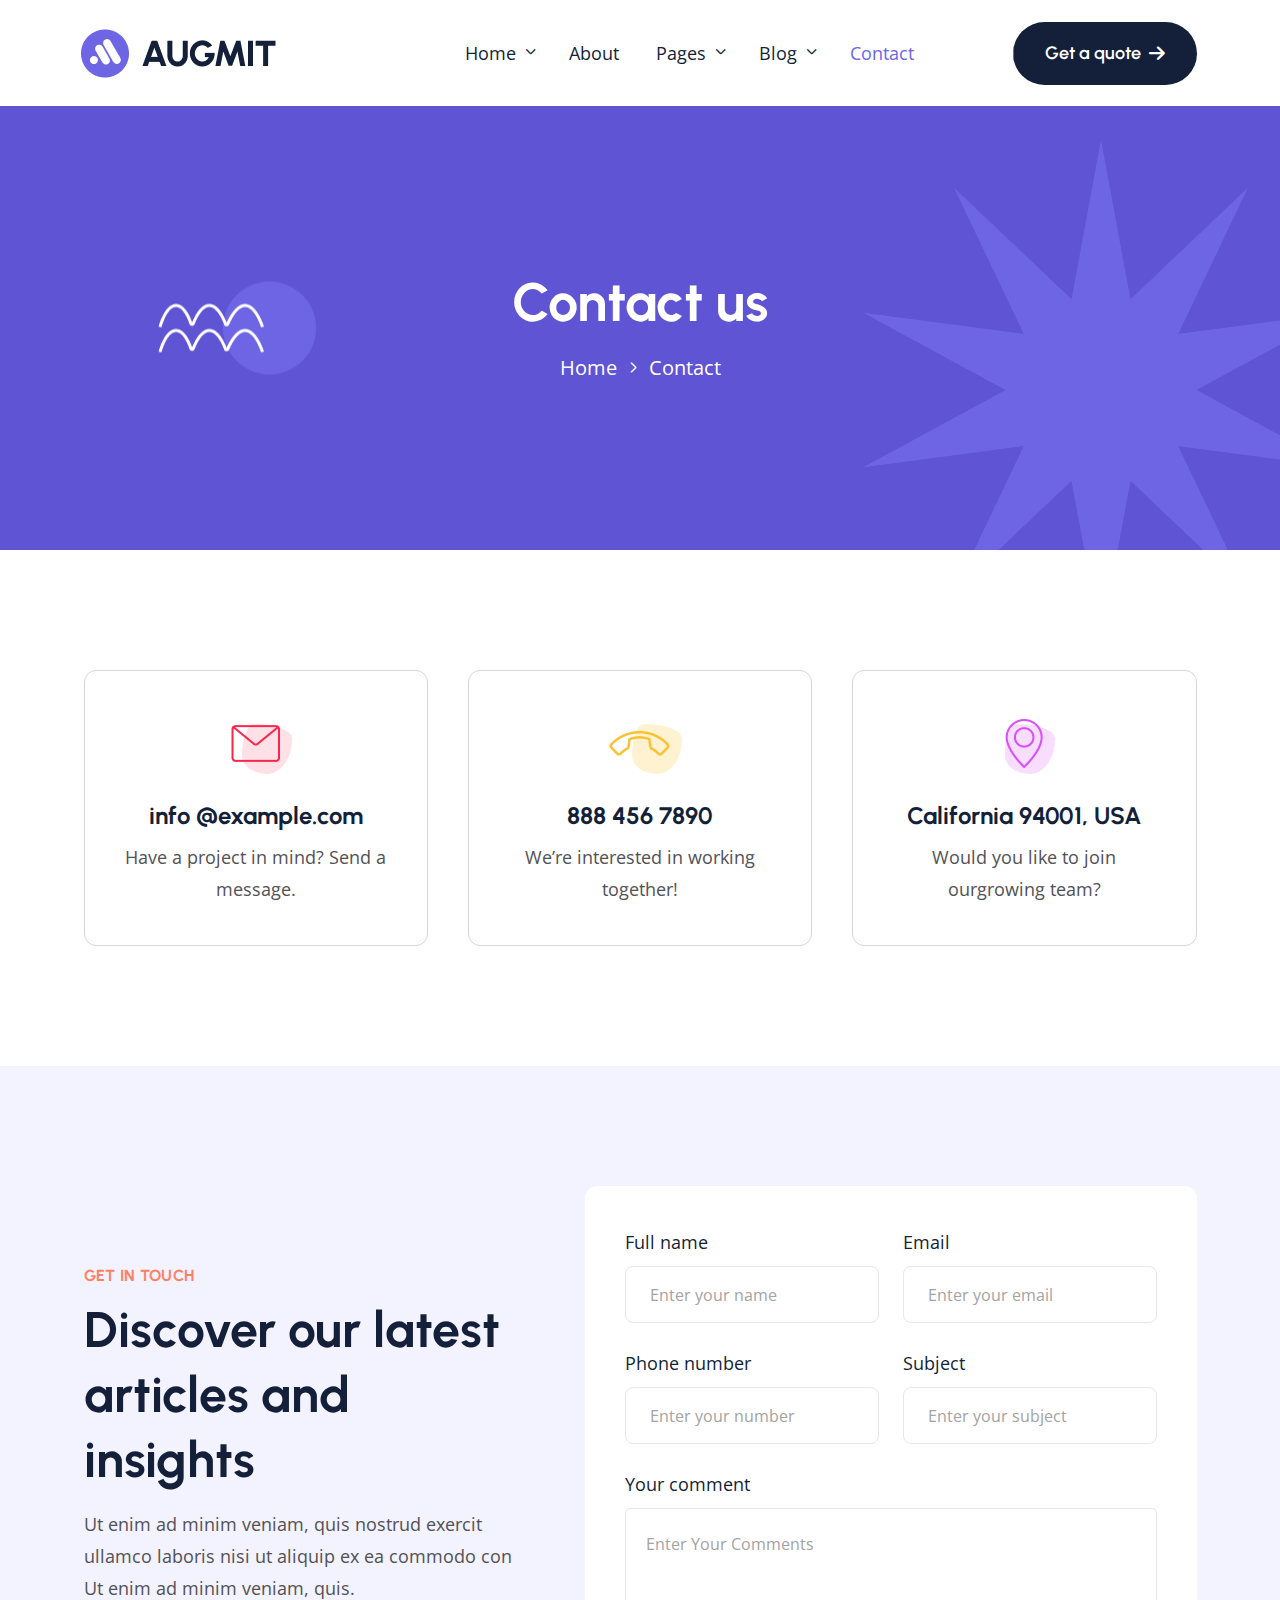
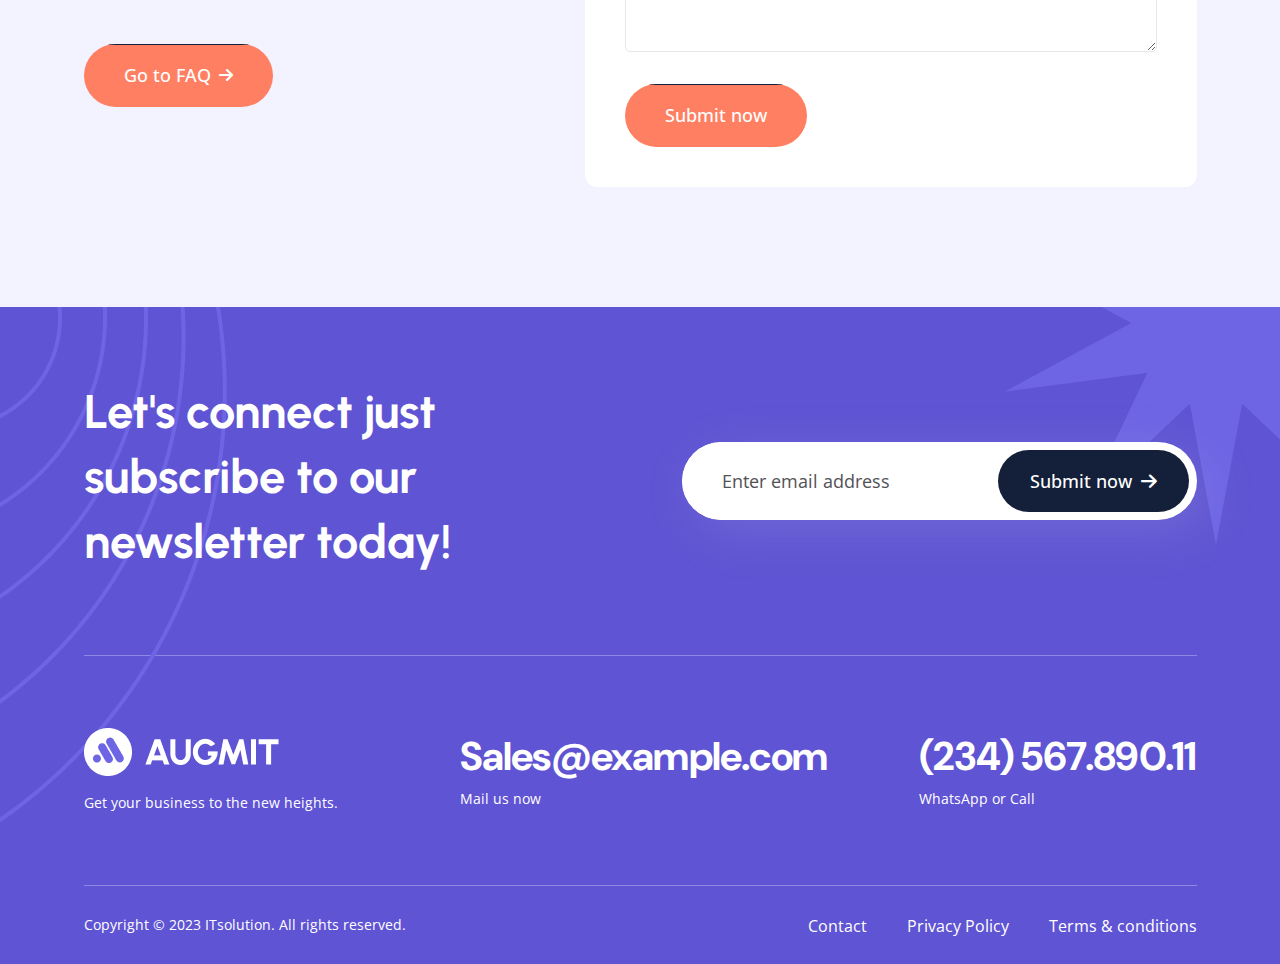
<file: contact.html>
<!DOCTYPE html>
<html dir="ltr" lang="zxx">

<head>
    <meta name="viewport" content="width=device-width,initial-scale=1.0" />
    <meta charset="utf-8" />
    <meta name="description" content="Augmit - IT Solution and Technology HTML Template" />
    <meta name="keywords"
          content="agency, business, company, data, digital, innovation, innovative, it, modern, saas, software, start up, startup, technology" />
    <meta name="author" content="BoomDevs" />

    <title>Augmit - IT Solution and Technology HTML Template</title>

    <link rel="icon" type="image/png" href="images/logo/favicon.png" />

    <link rel="apple-touch-icon" href="images/logo/apple-touch-icon.png" />
    <link rel="apple-touch-icon" sizes="57x57" href="images/logo/apple-touch-icon-57x57.png" />
    <link rel="apple-touch-icon" sizes="72x72" href="images/logo/apple-touch-icon-72x72.png" />
    <link rel="apple-touch-icon" sizes="76x76" href="images/logo/apple-touch-icon-76x76.png" />
    <link rel="apple-touch-icon" sizes="114x114" href="images/logo/apple-touch-icon-114x114.png" />
    <link rel="apple-touch-icon" sizes="120x120" href="images/logo/apple-touch-icon-120x120.png" />
    <link rel="apple-touch-icon" sizes="144x144" href="images/logo/apple-touch-icon-144x144.png" />
    <link rel="apple-touch-icon" sizes="152x152" href="images/logo/apple-touch-icon-152x152.png" />
    <link rel="apple-touch-icon" sizes="180x180" href="images/logo/apple-touch-icon-180x180.png" />

      <link rel="preconnect" href="https://fonts.googleapis.com">
    <link rel="preconnect" href="https://fonts.gstatic.com" crossorigin>
    <link href="https://fonts.googleapis.com/css2?family=DM+Sans:opsz,wght@9..40,700&family=Open+Sans:wght@400;500;600&family=Urbanist:wght@600;700&display=swap" rel="stylesheet">

    <link rel="stylesheet" href="css/bootstrap.min.css" />
    <link rel="stylesheet" href="css/fontawesome.min.css" />
    <link rel="stylesheet" href="css/magnific-popup.css" />
    <link rel="stylesheet" href="css/slick.css" />
    <link rel="stylesheet" href="css/meanmenu.css" />
    <link rel="stylesheet" href="css/nice-select.css" />
    <link rel="stylesheet" href="css/animate.css" />
    <link rel="stylesheet" href="css/style.css" />

    <!--[if lt IE 9]>
    <script src="https://oss.maxcdn.com/html5shiv/3.7.2/html5shiv.min.js"></script>
    <script src="https://oss.maxcdn.com/respond/1.4.2/respond.min.js"></script>
    <![endif]-->
</head>

<body>
<!-- Preloader Start !-->
<!-- <div id="preloader">
    <div id="preloader-status">
        <div class="loading-container">
            <div class="ball1"></div>
            <div class="ball2"></div>
            <div class="ball3"></div>
            <div class="ball4"></div>
        </div>
    </div>
</div> --> 
<!-- Preloader End !-->
<!-- Header Start !-->
<header class="header-area style-2">
    <!-- Header Nav Menu Start -->
    <div class="header-menu-area sticky-header">
        <div class="container">
            <div class="row">
                <div class="col-lg-3 col-md-6 col-6 d-flex align-items-center">
                    <div class="logo">
                        <a href="index.html" class="standard-logo">
                            <img src="images/logo/logo.png" alt="logo" />
                        </a>
                        <a href="index.html" class="sticky-logo">
                            <img src="images/logo/logo.png" alt="logo" />
                        </a>
                        <a href="index.html" class="retina-logo">
                            <img src="images/logo/logo.png" alt="logo" />
                        </a>
                    </div>
                </div>
                <div class="col-lg-9 col-md-6 col-6 d-flex align-items-center justify-content-end">
                    <div class="menu d-inline-block">
                        <nav id="main-menu" class="main-menu">
                            <ul>
                                <li class="dropdown">
                                    <a href="index.html">Home</a>
                                    <ul>
                                        <li><a href="index.html">Home Page 1</a></li>
                                        <li><a href="index-2.html">Home Page 2</a></li>
                                        
                                    </ul>
                                </li>
                               
                                <li><a href="about.html">About</a></li>
                                <li class="dropdown"><a href="project.html">Pages</a>
                                    <ul class="submenu">
                                        <li><a href="project.html">Project Page</a></li>
                                        <li><a href="project-details.html">Project Details Page</a></li>
                                        
                                        <li><a href="service.html">Service Page</a></li>
                                        <li><a href="service-details.html">Service Details Page</a></li>
                                    </ul></li>
                                <li class="dropdown">
                                    <a href="blog.html">Blog</a>
                                    <ul class="submenu">
                                        <li><a href="blog.html">Blog Page</a></li>
                                        <li><a href="blog-details.html">Blog Details Page</a></li>
                                    </ul>
                                </li>
                                <li class="active"><a href="contact.html">Contact</a></li>
                            </ul>
                        </nav>
                    </div>
                    <!-- Header Button Start !-->
                    <div class="header-btn">
                            <a href="#" class="header-single-btn active">
                                Get a quote
                                <i class="fa-solid fa-arrow-right"></i>
                            </a>
                        </div>
                    <!-- Header Button Start !-->
                    <!-- Mobile Menu Toggle Button Start !-->
                    <div class="mobile-menu-bar d-lg-none text-end">
                        <a href="#" class="mobile-menu-toggle-btn"><i class="fal fa-bars"></i></a>
                    </div>
                    <!-- Mobile Menu Toggle Button End !-->
                </div>
            </div>
        </div>
    </div>
    <!-- Header Nav Menu End -->
  </header>
  <!-- Header End !-->
  <!-- Menu Sidebar Section Start -->
  <div class="menu-sidebar-area">
    <div class="menu-sidebar-wrapper">
        <div class="menu-sidebar-close">
            <button class="menu-sidebar-close-btn" id="menu_sidebar_close_btn">
                <i class="fal fa-times"></i>
            </button>
        </div>
        <div class="menu-sidebar-content">
            <div class="menu-sidebar-logo">
                <a href="index.html">
                    <img src="images/logo/logo.png" alt="logo" />
                </a>
            </div>
            <div class="mobile-nav-menu"></div>
            <div class="menu-sidebar-content">
                <div class="menu-sidebar-single-widget">
                    <h5 class="menu-sidebar-title">Contact Info</h5>
                    <div class="header-contact-info">
                        <span><i class="fa-solid fa-location-dot"></i>20, Bordeshi, New York, US</span>
                        <span><a href="mailto:hello@hivency.com"><i
                                    class="fa-solid fa-envelope"></i>hello@hivency.com</a> </span>
                        <span><a href="tel:+123-456-7890"><i class="fa-solid fa-phone"></i>+123-456-7890</a></span>
                    </div>
                    <div class="social-profile">
                        <a href="#"><i class="fa-brands fa-facebook-f"></i></a>
                        <a href="#"><i class="fa-brands fa-twitter"></i></a>
                        <a href="#"><i class="fa-brands fa-linkedin-in"></i></a>
                        <a href="#"><i class="fa-brands fa-youtube"></i></a>
                    </div>
                </div>
            </div>
        </div>
    </div>
  </div>
  <!-- Menu Sidebar Section Start -->
  <div class="body-overlay"></div>
  
  <!-- Page Header Start !-->
  <div class="page-breadcrumb-area page-bg">
    <div class="shape">
        <img src="images/shape/wave.png" alt="breadcrumb">
    </div>
    <div class="shape-two">
        <img src="images/shape/full-star.png" alt="breadcrumb">
    </div>
      <div class="container">
        <div class="row">
          <div class="col-md-12">
            <div class="breadcrumb-wrapper">
              <div class="page-heading">
                <h2 class="page-title">Contact us</h2>
              </div>
              <div class="breadcrumb-list">
                <ul>
                  <li><a href="index.html">Home</a></li>
                  <li class="active"><a href="contact.html">Contact</a></li>
                </ul>
              </div>
            </div>
          </div>
        </div>
      </div>
    </div>
  <!-- Page Header End !-->

<!-- Contact-info Section Start !-->
    <div class="contact-info-area py-120 pt-sm-40 pb-sm-60 py-md-80 py-lg-100">
        <div class="container">
            <div class="icon-card-wrapper">
                <div class="icon-card style-4 wow animate__animated animate__fadeInLeft animate__slow">
                    <div class="icon secondary">
                        <img src="images/icon/message.png" alt="shape">
                    </div>
                    <div class="content">
                      <h2 class="title">
                        <a href="mailto:info@example.com">
                            info @example.com
                        </a>
                      </h2>
                      <p class="desc">Have a project in mind? Send a message.</p>
                    </div>
                </div>
                <div class="icon-card style-4">
                    <div class="icon primary">
                        <img src="images/icon/telephone.png" alt="shape">
                    </div>
                    <div class="content">
                      <h2 class="title">
                        <a href="tel:+8884567890">
                            888 456 7890
                        </a>
                    </h2>
                      <p class="desc">We’re interested in working together!</p>
                    </div>
                </div>
                <div class="icon-card style-4 wow animate__animated animate__fadeInRight animate__slow">
                    <div class="icon">
                        <img src="images/icon/location.png" alt="shape">
                    </div>
                    <div class="content">
                      <h2 class="title"> California 94001, USA</h2>
                      <p class="desc">Would you like to join ourgrowing team?</p>
                    </div>
                </div>
            </div>
        </div>
    </div>
    <!-- Contact-info Section End -->
    <!-- Contact Form Section Start -->
    <div class="contact-form-area py-120 py-sm-60 py-md-80 py-lg-100">
        <!-- Submit form Start -->
        <div class="container">
            <div class="row align-items-center">
                <div class="col-lg-6 col-xl-5">
                    <div class="content-wrapper">
                        <div class="section-title ">
                            <div class="short-title">
                                <span>GET IN TOUCH</span>
                            </div>
                            <h2 class="title">Discover our latest
                                articles and insights</h2>
                            <p class="desc">Ut enim ad minim veniam, quis nostrud exercit ullamco laboris nisi ut aliquip ex ea commodo con Ut enim ad minim veniam, quis.</p>
                        </div>
                        <div class="btn-wrapper">
                            <a href="contact.html" class="theme-btn">
                                Go to FAQ
                                <i class="fa-solid fa-arrow-right"></i>
                            </a>
                        </div>
                    </div>
                </div>
                <div class="col-lg-6 col-xl-7 position-relative">
                    <!-- Comment Form Start -->
                    <div class="shape">
                        <img src="images/shape/star-large-full.png" alt="shape">
                    </div>
                    <div class="comment-respond">
                        <form action="#" method="post" class="comment-form">
                            <div class="row g-6 ">
                                <div class="col-md-6">
                                    <div class="contacts-name">
                                        <label>Full name</label>
                                        <input name="author" type="text" placeholder="Enter your name">
                                    </div>
                                </div>
                                <div class="col-md-6">
                                    <div class="contacts-email">
                                        <label>Email</label>
                                        <input name="email" type="text" placeholder="Enter your email">
                                    </div>
                                </div>
                                <div class="col-md-6">
                                    <div class="contacts-name">
                                        <label>Phone number</label>
                                        <input name="author" type="text" placeholder="Enter your number">
                                    </div>
                                </div>
                                <div class="col-md-6">
                                    <div class="contacts-email">
                                        <label>Subject</label>
                                        <input name="email" type="text" placeholder="Enter your subject">
                                    </div>
                                </div>
                                <div class="col-md-12">
                                    <div class="contacts-message">
                                        <label>Your comment</label>
                                        <textarea name="comment" cols="20" rows="3"
                                            placeholder="Enter Your Comments"></textarea>
                                    </div>
                                </div>
                                <div class="col-12">
                                    <button type="submit" class="theme-btn">
                                        Submit now
                                    </button>
                                </div>
                            </div>
                        </form>
                    </div>
                    <!-- Comment Form End -->
                </div>
            </div>
        </div>
        <!-- Submit form End -->
    </div>
    <!-- Contact Form Section End -->

    <!--- Start Footer !-->
    <footer class="footer">
        <div class="footer-sec">
           <div class="shape-one">
            <img src="images/shape/circle-slice.png" alt="shape">
           </div>
           <div class="shape-two">
            <img src="images/shape/star-large-light.png" alt="shape">
           </div>
            <div class="container">
                <div class="row">
                    <div class="col-lg-12">
                        <!-- Newsletter Section Start !-->
                    <div class="subscribe-area">
                        <div class="content-wrapper">
                            <h2 class="subscribe-title">Let's connect just subscribe to <br>
                                our newsletter today!</h2>
                            <div class="subscribe-form-wrapper">
                                <div class="subscribe-form-widget">
                                    <form>
                                        <div class="mc4wp-form-fields">
                                            <div class="single-field">
                                                <input type="email" placeholder="Enter email address" />
                                            </div>
                                            <button class="submit-btn" type="submit">
                                                Submit now
                                                <i class="fa-solid fa-arrow-right"></i>
                                            </button>
                                        </div>
                                    </form>
                                </div>
                            </div>
                        </div>
                    </div>
                    <!-- Newsletter Section End !-->
                    </div>
                </div>
                <div class="row">
                    <div class="col-12">
                        <div class="footer-bottom-border"></div>
                    </div>
                </div>
                <div class="footer-main">
                    <div class="footer-widget">
                        <div class="footer-widget-info">
                            <div class="footer-logo">
                                <a href="index.html"><img src="images/logo/footer-logo.png" alt="Footer Logo" /></a>
                            </div>
                            <p class="desc">Get your business to the
                                new heights.</p>
                        </div>
                    </div>
                    <div class="footer-widget widget_nav_menu">
                        <a href="mailto:sales@example.com" class="footer-widget-title">Sales@example.com</a>
                        <p class="desc">Mail us now</p>
                    </div>
                    <div class="footer-widget widget_nav_menu">
                        <a href="tel:+123-456-7890" class="footer-widget-title">(234) 567.890.11</a>
                        <p class="desc">WhatsApp or Call</p>
                    </div>
                </div>
                <div class="row">
                    <div class="col-12">
                        <div class="footer-bottom-border"></div>
                    </div>
                </div>
            </div>
        </div>
        <div class="footer-bottom-area">
            <div class="container">
                <div class="row">
                    <div class="col-lg-5">
                        <div class="copyright-text">
                            <p>Copyright &copy; 2023 ITsolution. All rights reserved.</p>
                        </div>
                    </div>
                    <div class="col-lg-7">
                        <div class="footer-bottom-menu">
                            <ul>
                                
                                <li>
                                    <a href="contact.html">Contact</a>
                                </li>
                                <li>
                                    <a href="#">Privacy Policy</a>
                                </li>
                                <li>
                                    <a href="#">Terms & conditions</a>
                                </li>
                            </ul>
                        </div>
                    </div>
                </div>
            </div>
        </div>
    </footer>
    <!--- End Footer !-->
<!-- Scroll Up Section Start -->
<div id="scrollTop" class="scrollup-wrapper">
    <div class="scrollup-btn">
        <i class="fa-regular fa-angle-up"></i>
    </div>
</div>
<!-- Scroll Up Section End -->
<script src="js/jquery.min.js"></script>
<script src="js/bootstrap.min.js"></script>
<script src="js/jquery.nice-select.min.js"></script>
<script src="js/slick.min.js"></script>
<script src="js/jquery.counterup.min.js"></script>
<script src="js/waypoints.js"></script>
<script src="js/jquery.meanmenu.min.js"></script>
<script src="js/jquery.magnific-popup.min.js"></script>
<script src="js/inview.min.js"></script>
<script src="js/wow.js"></script>
<script src="js/tilt.jquery.js"></script>
<script src="js/jquery.imagesloaded.min.js"></script>
    <script src="js/isotope.min.js"></script>
    <script src="js/custom.js"></script>
</body>
</html>
</file>
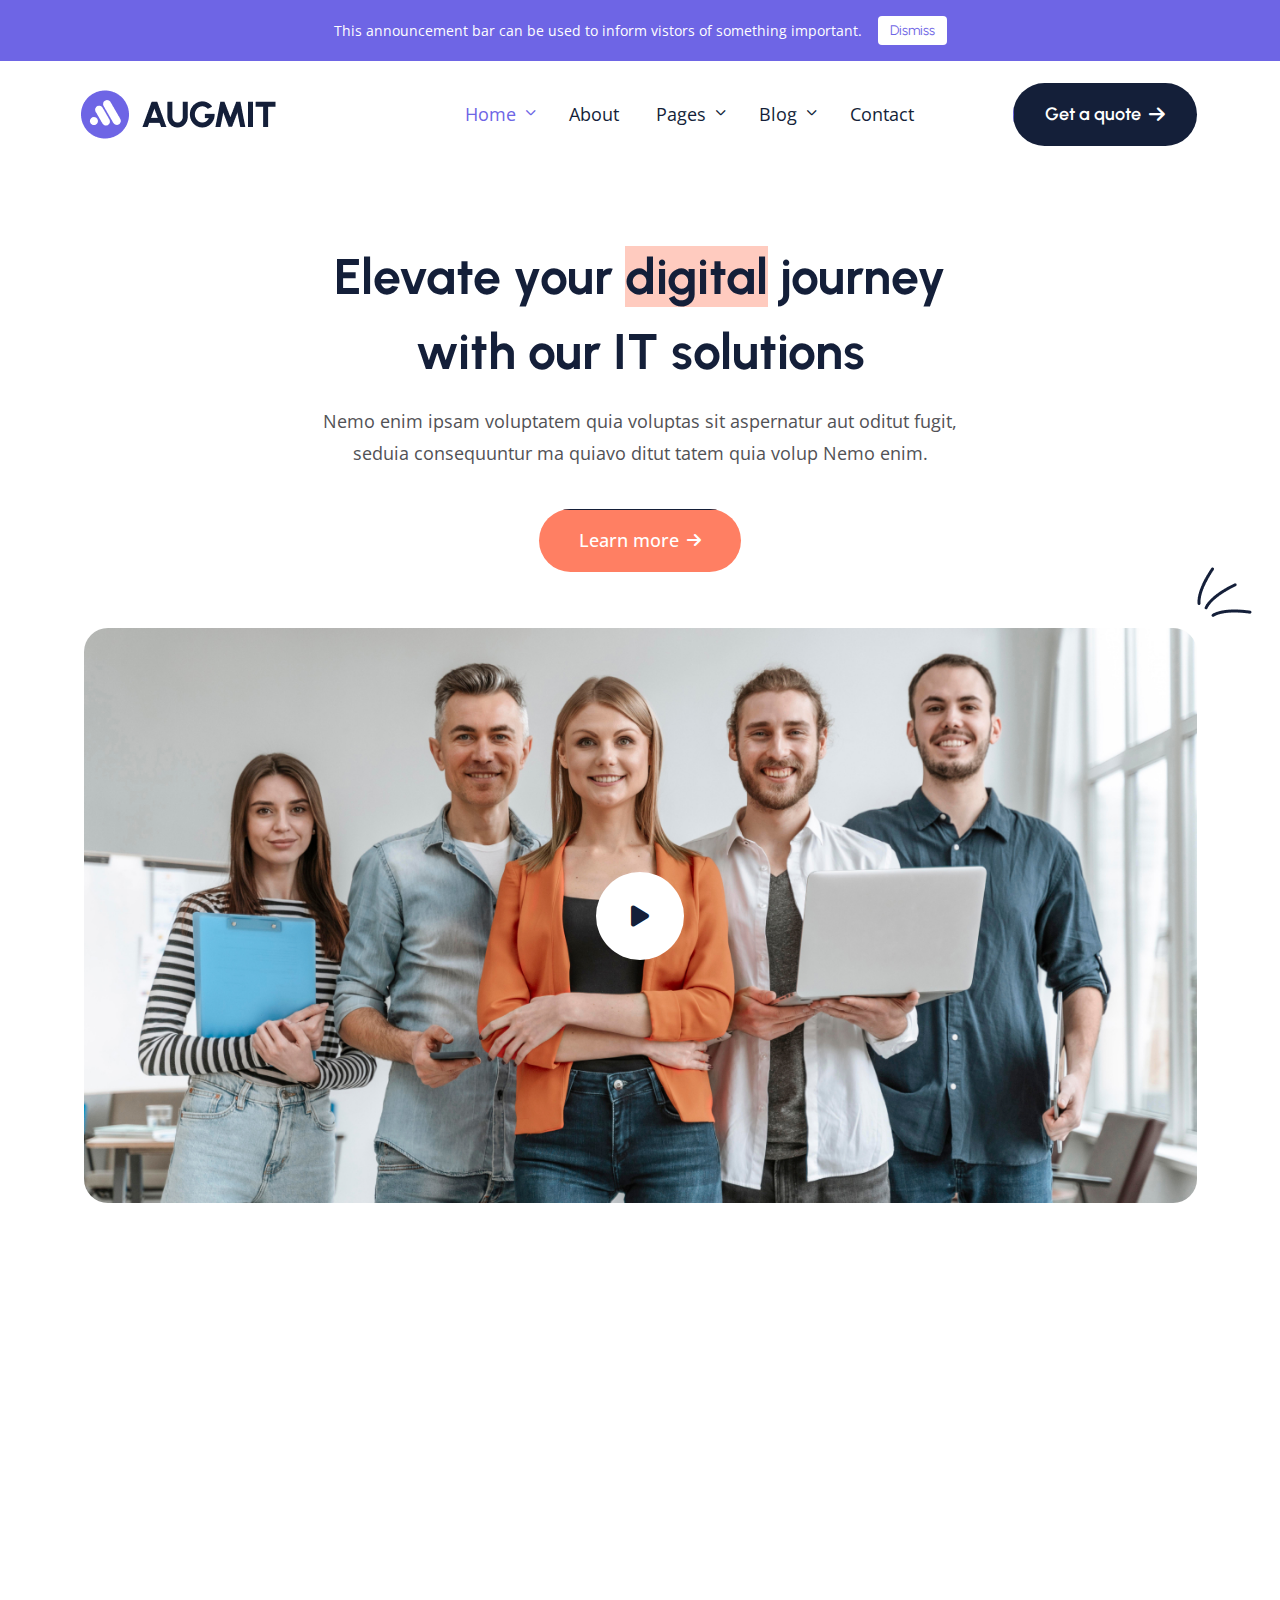
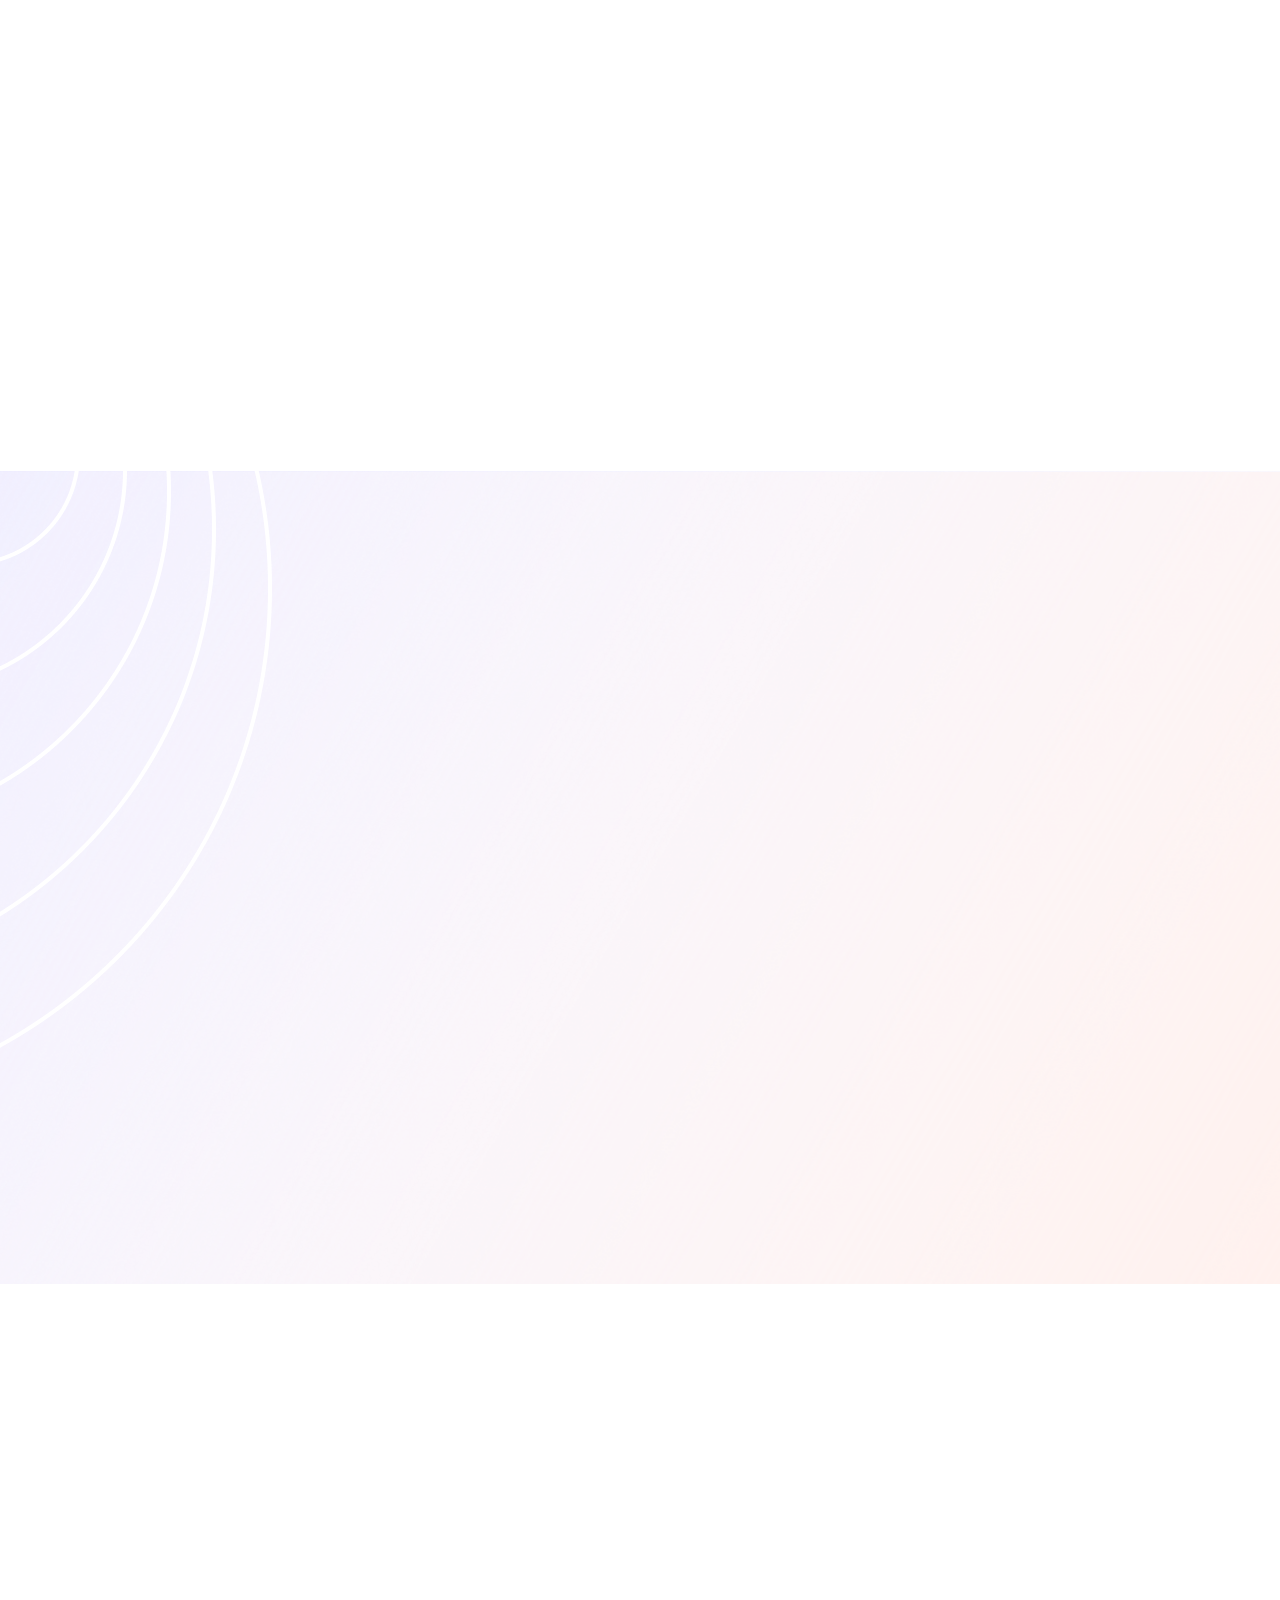
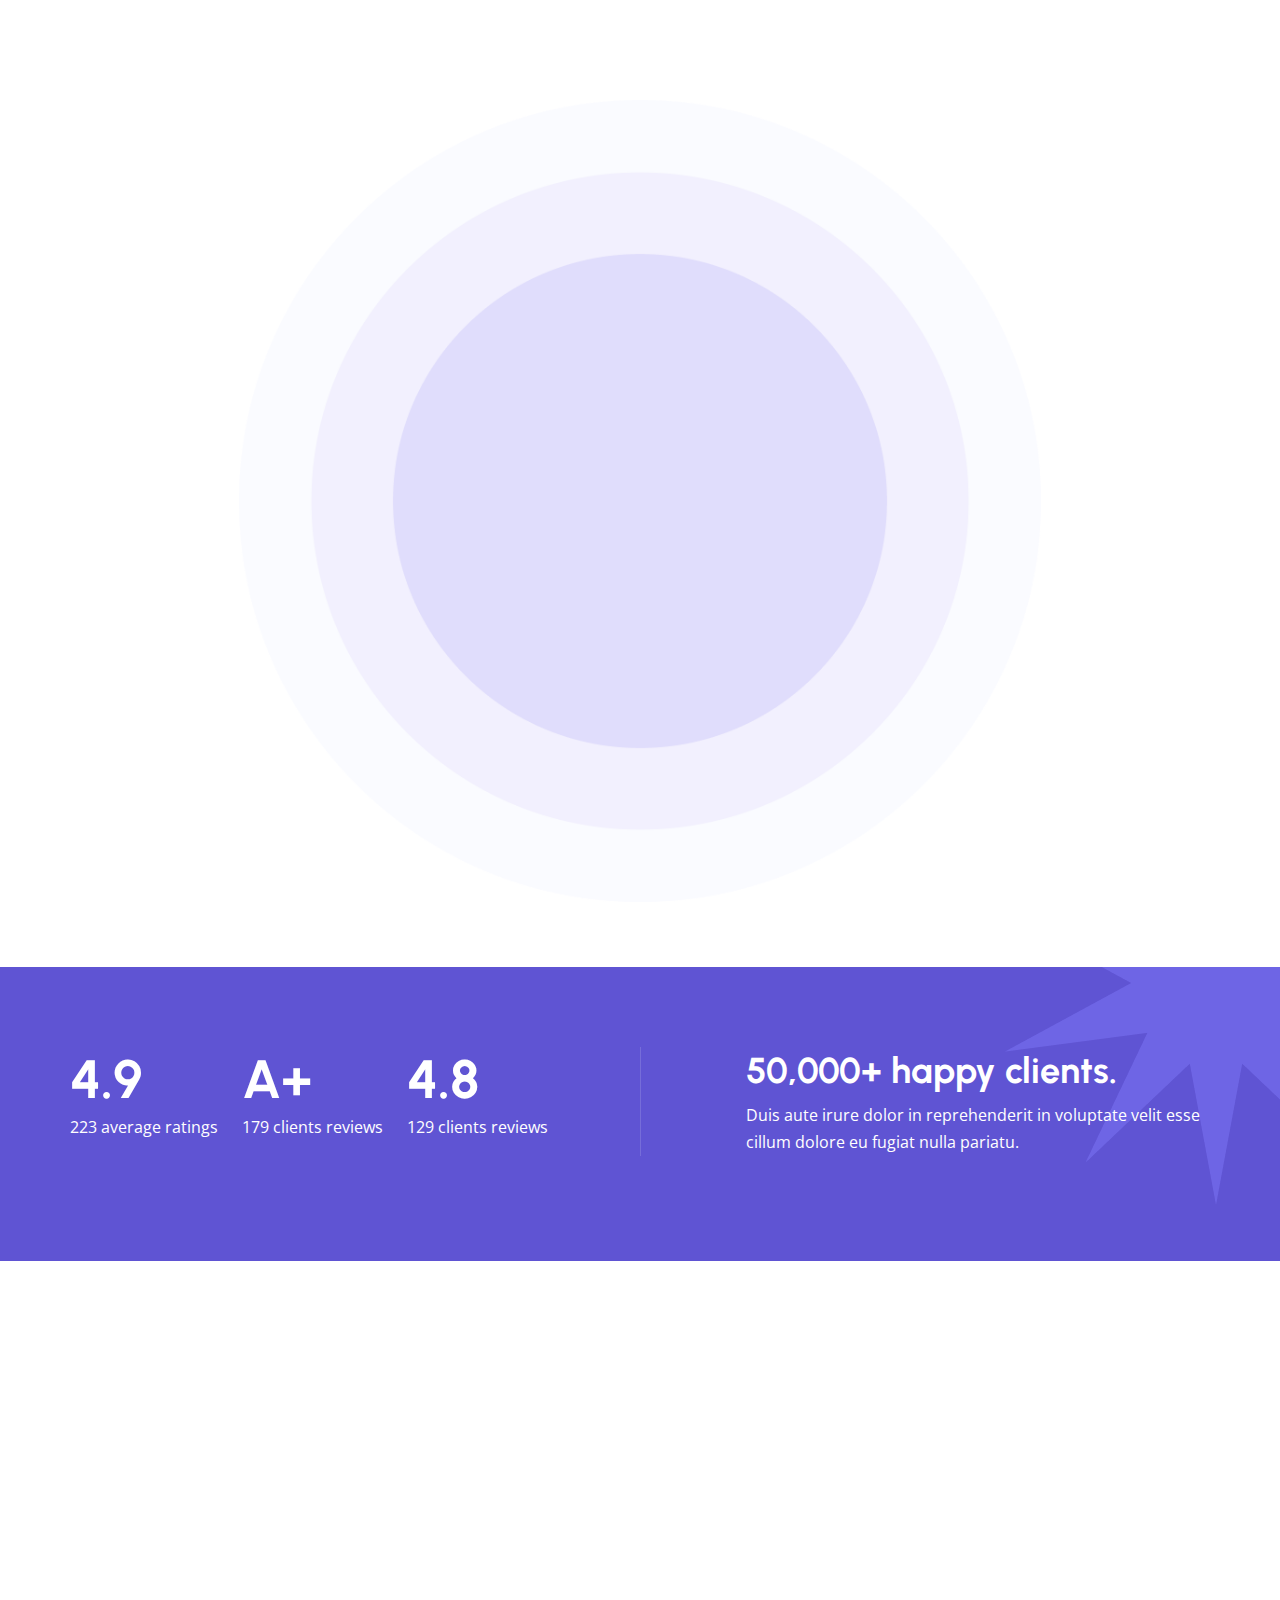
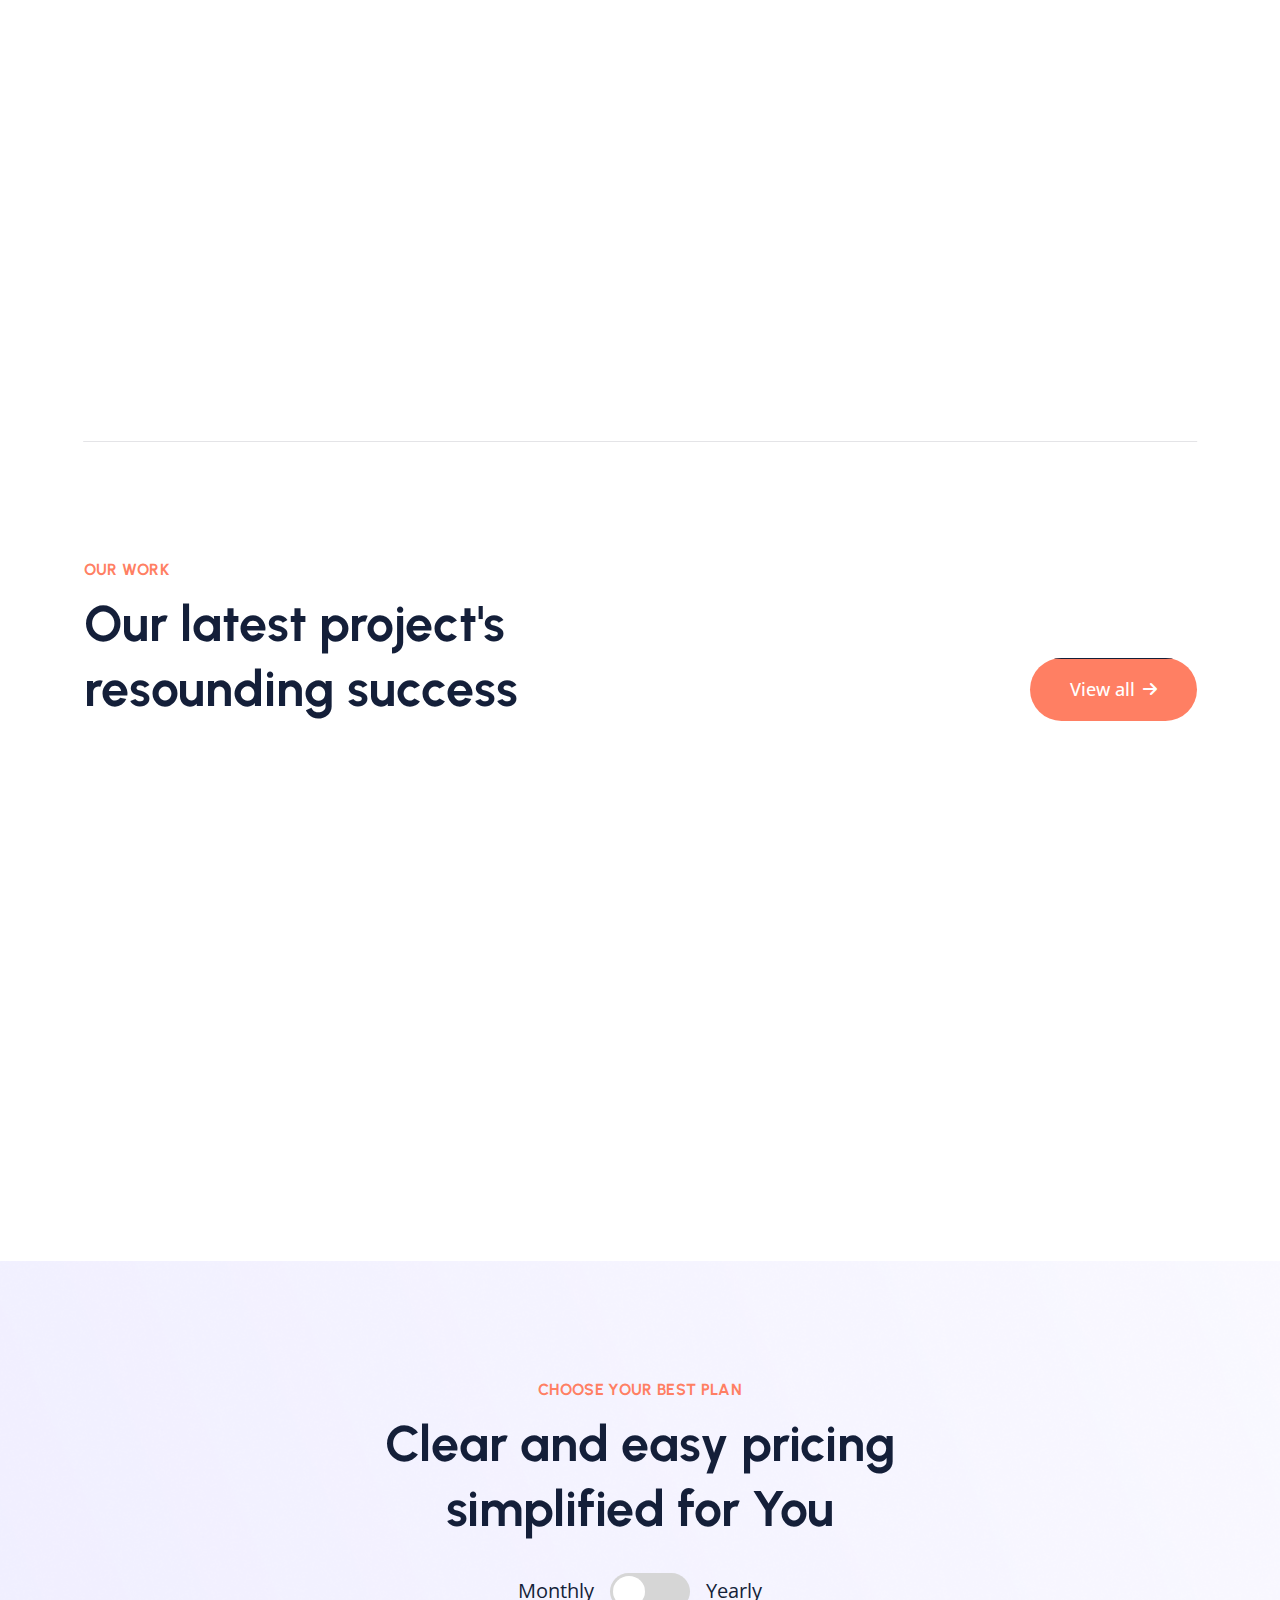
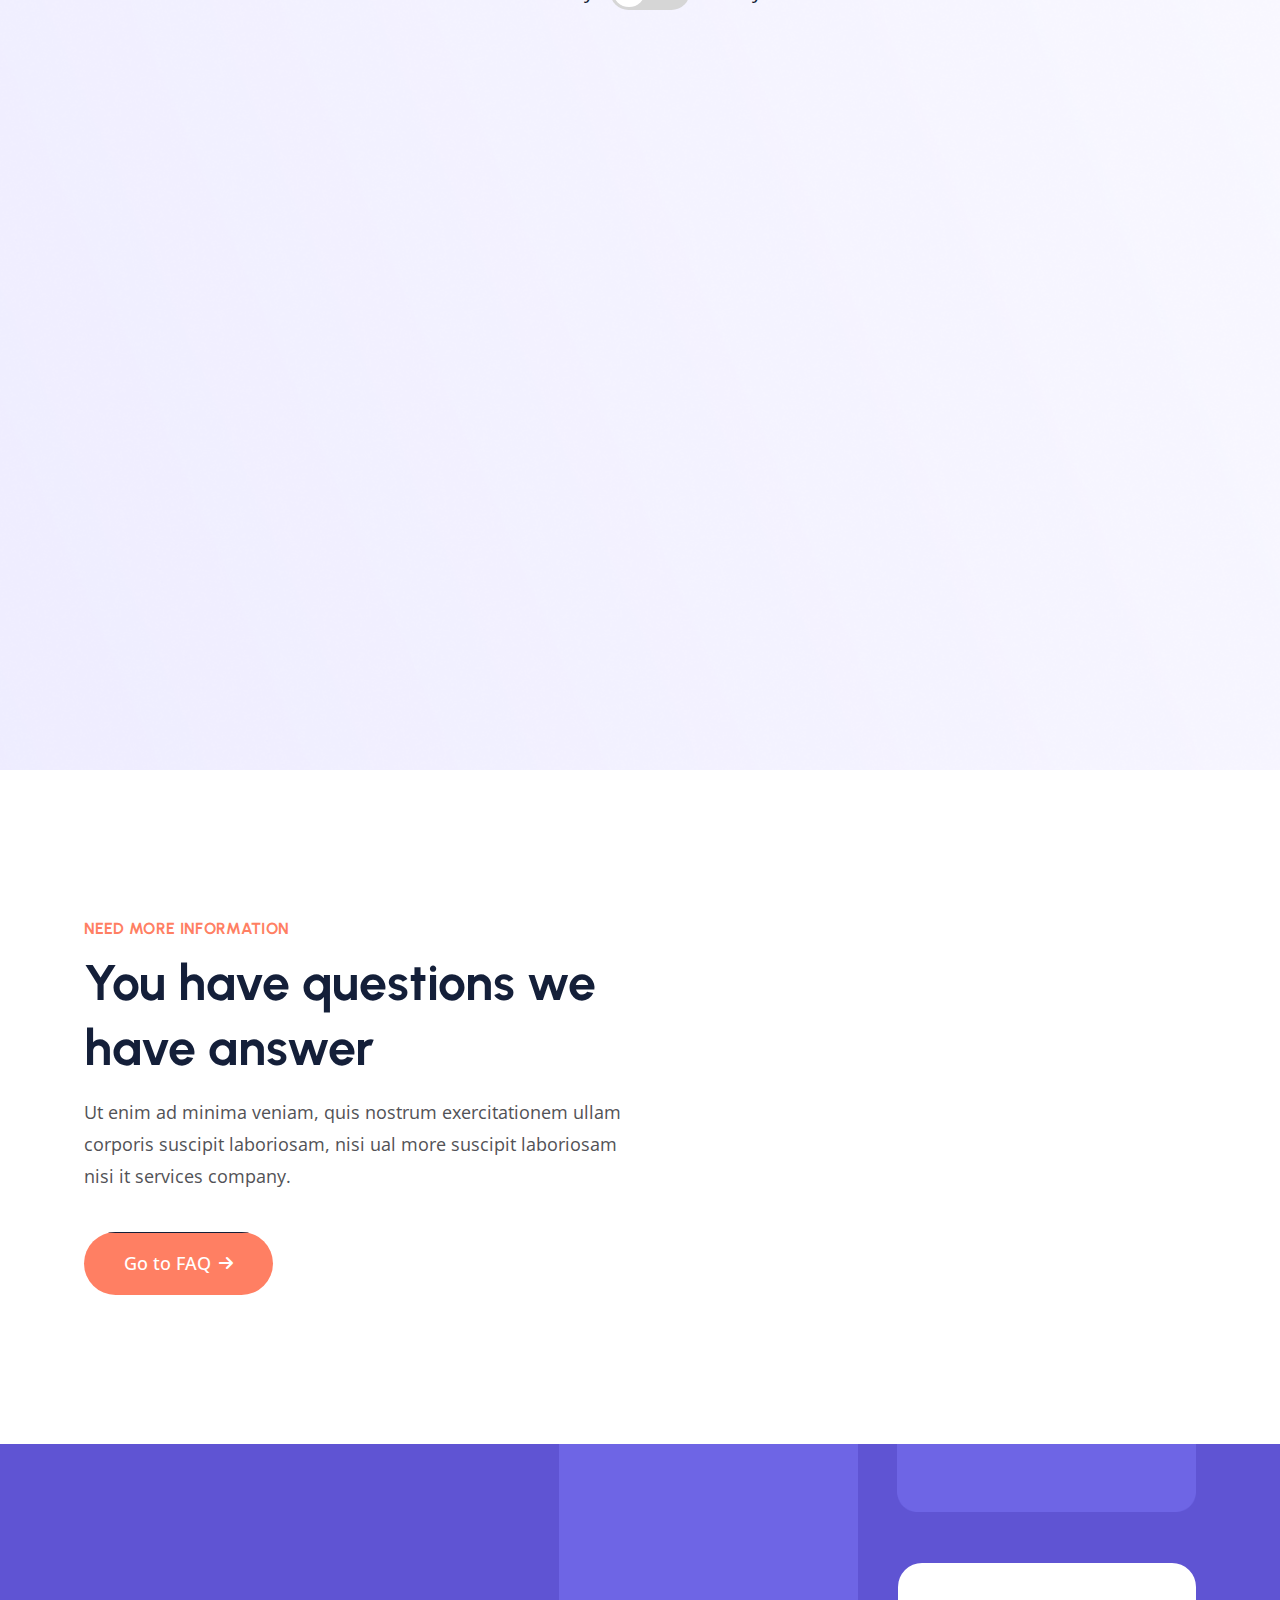
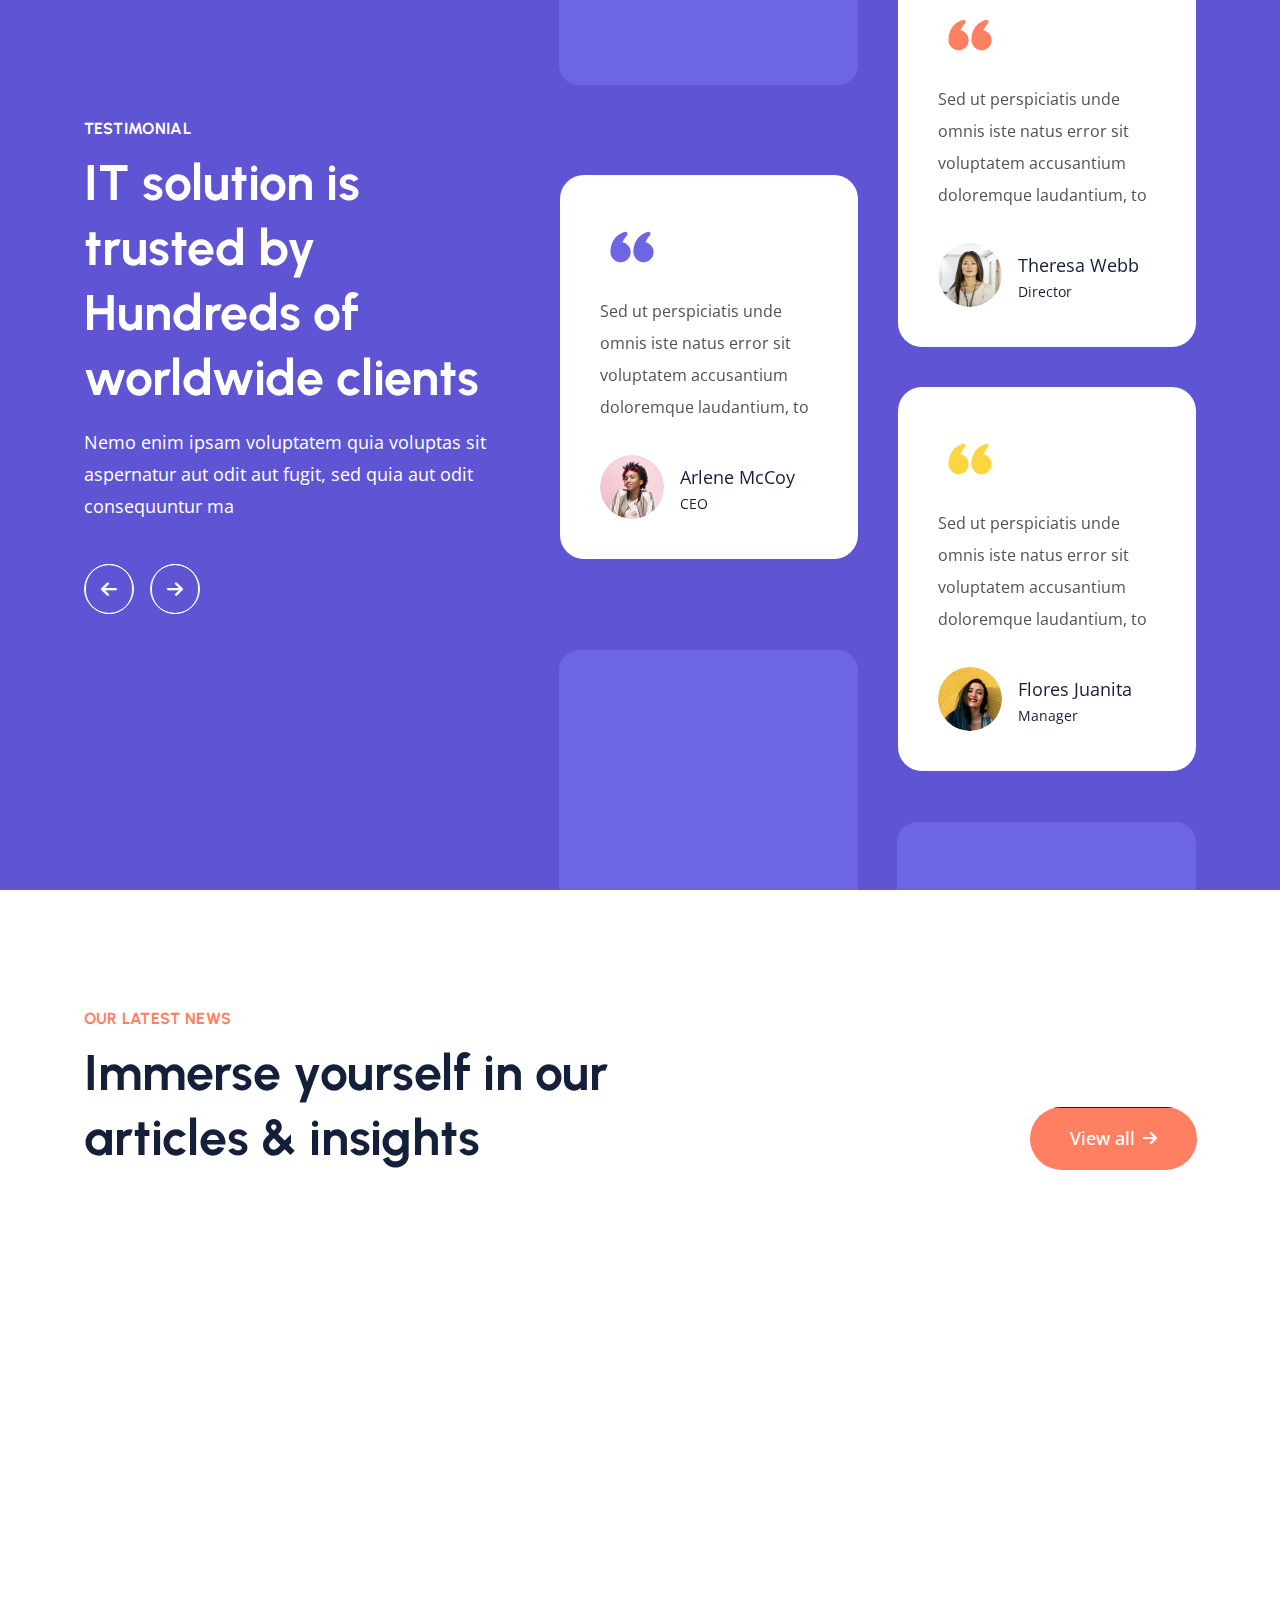
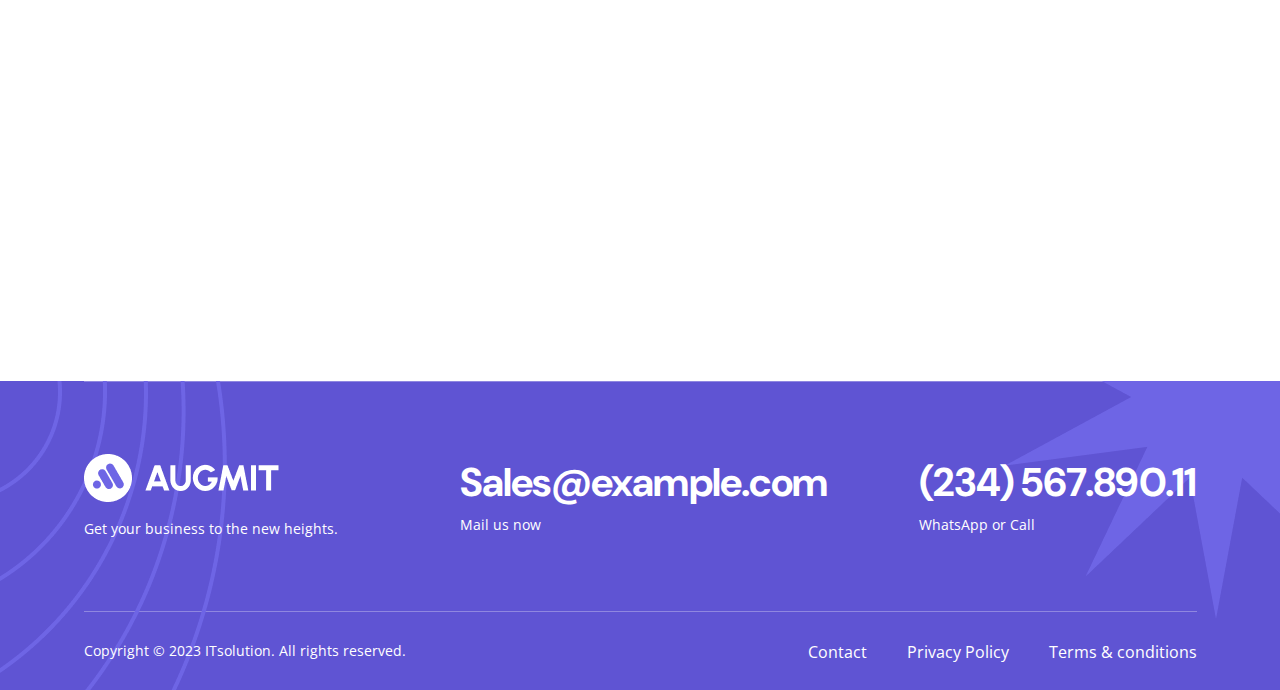
<file: index-2.html>
<!DOCTYPE html>
<html dir="ltr" lang="zxx">

<head>
    <meta name="viewport" content="width=device-width,initial-scale=1.0" />
    <meta charset="utf-8" />
    <meta name="description" content="Augmit - IT Solution and Technology HTML Template" />
    <meta name="keywords"
        content="agency, business, company, data, digital, innovation, innovative, it, modern, saas, software, start up, startup, technology" />
    <meta name="author" content="BoomDevs" />

    <title>Augmit - IT Solution and Technology HTML Template</title>

    <link rel="icon" type="image/png" href="images/logo/favicon.png" />

    <link rel="apple-touch-icon" href="images/logo/apple-touch-icon.png" />
    <link rel="apple-touch-icon" sizes="57x57" href="images/logo/apple-touch-icon-57x57.png" />
    <link rel="apple-touch-icon" sizes="72x72" href="images/logo/apple-touch-icon-72x72.png" />
    <link rel="apple-touch-icon" sizes="76x76" href="images/logo/apple-touch-icon-76x76.png" />
    <link rel="apple-touch-icon" sizes="114x114" href="images/logo/apple-touch-icon-114x114.png" />
    <link rel="apple-touch-icon" sizes="120x120" href="images/logo/apple-touch-icon-120x120.png" />
    <link rel="apple-touch-icon" sizes="144x144" href="images/logo/apple-touch-icon-144x144.png" />
    <link rel="apple-touch-icon" sizes="152x152" href="images/logo/apple-touch-icon-152x152.png" />
    <link rel="apple-touch-icon" sizes="180x180" href="images/logo/apple-touch-icon-180x180.png" />

    <link rel="preconnect" href="https://fonts.googleapis.com">
    <link rel="preconnect" href="https://fonts.gstatic.com" crossorigin>
    <link href="https://fonts.googleapis.com/css2?family=DM+Sans:opsz,wght@9..40,700&family=Open+Sans:wght@400;500;600&family=Urbanist:wght@600;700&display=swap" rel="stylesheet">
    
    <link rel="stylesheet" href="css/bootstrap.min.css" />
    <link rel="stylesheet" href="css/fontawesome.min.css" />
    <link rel="stylesheet" href="css/magnific-popup.css" />
    <link rel="stylesheet" href="css/slick.css" />
    <link rel="stylesheet" href="css/meanmenu.css" />
    <link rel="stylesheet" href="css/nice-select.css" />
    <link rel="stylesheet" href="css/animate.css" />
    <link rel="stylesheet" href="css/style.css" />

    <!--[if lt IE 9]>
    <script src="https://oss.maxcdn.com/html5shiv/3.7.2/html5shiv.min.js"></script>
    <script src="https://oss.maxcdn.com/respond/1.4.2/respond.min.js"></script>
    <![endif]-->
</head>

<body>
    <!-- Preloader Start !-->
    <!-- <div id="preloader">
        <div id="preloader-status">
            <div class="loading-container">
                <div class="ball1"></div>
                <div class="ball2"></div>
                <div class="ball3"></div>
                <div class="ball4"></div>
            </div>
        </div>
    </div> -->
    <!-- Preloader End !-->
    <!-- Header Start !-->
    <header class="header-area style-2">
        <div class="header-top">
                <p class="desc">This announcement bar can be used to inform vistors of something important.</p>
                <a href="#" class="header-top-btn">Dismiss</a>
        </div>
        <!-- Header Nav Menu Start -->
        <div class="header-menu-area sticky-header">
            <div class="container">
                <div class="row">
                    <div class="col-lg-3 col-md-6 col-6 d-flex align-items-center">
                        <div class="logo">
                            <a href="index.html" class="standard-logo">
                                <img src="images/logo/logo.png" alt="logo" />
                            </a>
                            <a href="index.html" class="sticky-logo">
                                <img src="images/logo/logo.png" alt="logo" />
                            </a>
                            <a href="index.html" class="retina-logo">
                                <img src="images/logo/logo.png" alt="logo" />
                            </a>
                        </div>
                    </div>
                    <div class="col-lg-9 col-md-6 col-6 d-flex align-items-center justify-content-end">
                        <div class="menu d-inline-block">
                            <nav id="main-menu" class="main-menu">
                                <ul>
                                    <li class="dropdown active">
                                        <a href="index.html">Home</a>
                                        <ul>
                                            <li><a href="index.html">Home Page 1</a></li>
                                            <li><a href="index-2.html">Home Page 2</a></li>
                                            
                                        </ul>
                                    </li>
                                    <li><a href="about.html">About</a></li>
                                    <li class="dropdown"><a href="project.html">Pages</a>
                                        <ul class="submenu">
                                            <li><a href="project.html">Project Page</a></li>
                                            <li><a href="project-details.html">Project Details Page</a></li>
                                            
                                            <li><a href="service.html">Service Page</a></li>
                                            <li><a href="service-details.html">Service Details Page</a></li>
                                        </ul>
                                    </li>
                                    <li class="dropdown">
                                        <a href="blog.html">Blog</a>
                                        <ul class="submenu">
                                            <li><a href="blog.html">Blog Page</a></li>
                                            <li><a href="blog-details.html">Blog Details Page</a></li>
                                        </ul>
                                    </li>
                                    <li><a href="contact.html">Contact</a></li>
                                </ul>
                            </nav>
                        </div>
                        <!-- Header Button Start !-->
                        <div class="header-btn">
                            <a href="#" class="header-single-btn active">
                                Get a quote
                                <i class="fa-solid fa-arrow-right"></i>
                            </a>
                        </div>
                        <!-- Header Button Start !-->
                        <!-- Mobile Menu Toggle Button Start !-->
                        <div class="mobile-menu-bar d-lg-none text-end">
                            <a href="#" class="mobile-menu-toggle-btn"><i class="fal fa-bars"></i></a>
                        </div>
                        <!-- Mobile Menu Toggle Button End !-->
                    </div>
                </div>
            </div>
        </div>
        <!-- Header Nav Menu End -->
    </header>
    <!-- Header End !-->
    <!-- Menu Sidebar Section Start -->
    <div class="menu-sidebar-area">
        <div class="menu-sidebar-wrapper">
            <div class="menu-sidebar-close">
                <button class="menu-sidebar-close-btn" id="menu_sidebar_close_btn">
                    <i class="fal fa-times"></i>
                </button>
            </div>
            <div class="menu-sidebar-content">
                <div class="menu-sidebar-logo">
                    <a href="index.html">
                        <img src="images/logo/logo.png" alt="logo" />
                    </a>
                </div>
                <div class="mobile-nav-menu"></div>
                <div class="menu-sidebar-content">
                    <div class="menu-sidebar-single-widget">
                        <h5 class="menu-sidebar-title">Contact Info</h5>
                        <div class="header-contact-info">
                            <span><i class="fa-solid fa-location-dot"></i>20, Bordeshi, New York, US</span>
                            <span><a href="mailto:hello@hivency.com"><i
                                        class="fa-solid fa-envelope"></i>hello@hivency.com</a> </span>
                            <span><a href="tel:+123-456-7890"><i class="fa-solid fa-phone"></i>+123-456-7890</a></span>
                        </div>
                        <div class="social-profile">
                            <a href="#"><i class="fa-brands fa-facebook-f"></i></a>
                            <a href="#"><i class="fa-brands fa-twitter"></i></a>
                            <a href="#"><i class="fa-brands fa-linkedin-in"></i></a>
                            <a href="#"><i class="fa-brands fa-youtube"></i></a>
                        </div>
                    </div>
                </div>
            </div>
        </div>
    </div>
    <!-- Menu Sidebar Section Start -->
    <div class="body-overlay"></div>
    <!-- Hero-area style-2 Start !-->
    <div class="hero-area style-2  pt-80 pb-115 pb-sm-60 pb-md-80">
        <div class="container">
            <div class="row h-100 justify-content-center">
                <div class="col-lg-10 col-xl-10 col-xxl-8 align-self-center">
                    <div class="section-title text-center style-2 ">
                        <h1 class="title">Elevate your <span>digital</span> journey <br> with our IT solutions</h2>
                        <p class="desc">Nemo enim ipsam voluptatem quia voluptas sit aspernatur aut oditut fugit, <br> seduia consequuntur ma quiavo ditut tatem quia volup Nemo enim.</p>
                    </div>
                    <div class="theme-btn-wrapper">
                        <a href="about.html" class="theme-btn">
                            Learn more
                            <i class="fa-solid fa-arrow-right"></i>
                        </a>
                    </div>
                </div>
            </div>
            <div class="row">
                <div class="col-lg-12">
                    <div class="video-popup-card wow animate__animated animate__fadeInUp animate__slow">
                        <div class="shape">
                            <img src="images/video-popup/feather.png" alt="shape">
                        </div>
                        <div class="video-popup-image">
                            <img src="images/video-popup/popup-img-1.jpg" alt="popup image" />
                        </div>
                        <div class="video-popup-btn style-3">
                            <a href="https://www.youtube.com/watch?v=SZEflIVnhH8" class="mfp-iframe video-play">
                               <span class="icon"><i class="fa-solid fa-play"></i></span>
                            </a>
                        </div>
                    </div>
                </div>
            </div>        
        </div>
    </div>
    <!-- Hero-area style-2 End !-->
    <!-- Feature area Start -->
    <div class="feature-area style-1">
        <div class="container">
            <div class="row justify-content-center">
                <div class="col-lg-9 col-xl-8">
                    <div class="section-title text-center wow animate__animated animate__fadeInUp animate__slow">
                        <div class="short-title">
                            <span>OUR FEATURES</span>
                        </div>
                        <h2 class="title">Empowering security keeping <br>
                            your company safe!</h2>
                        <p class="desc">Quis autem vel eum iure repreh enderit qui in ea voluptate velit esse quam <br> nihil molestiae conse volup tateq uatupreh</p>
                    </div>
                </div>
            </div>
            <div class="row">
                <div class="col-lg-12">
                    <div class="icon-card-wrapper">
                        <div class="icon-card style-2 wow animate__animated animate__fadeInLeft animate__slow">
                            <div class="icon">
                                <i class="icon-lock"></i>
                            </div>
                            <div class="content">
                              <h2 class="title"> <a href="service-details.html">Secure IT services</a> </h2>
                              <p class="desc">On the other we denounce with righteous indignation & dislike men beguiled.</p>
                              <a href="#" class="more-btn">
                                <i class="fa-solid fa-arrow-right"></i>
                              </a>
                            </div>
                        </div>
                        <div class="icon-card style-2 wow animate__animated animate__fadeInDown animate__slow">
                            <div class="icon primary">
                                <i class="icon-checked"></i>
                            </div>
                            <div class="content">
                              <h2 class="title">
                                <a href="service-details.html">Network security</a>
                            </h2>
                              <p class="desc">Neque porro quisquam est qui dolorem ipsum quia do lor sit amet consectetur.</p>
                              <a href="#" class="more-btn">
                                <i class="fa-solid fa-arrow-right"></i>
                              </a>
                            </div>
                        </div>
                        <div class="icon-card style-2 wow animate__animated animate__fadeInUp animate__slow">
                            <div class="icon secondary">
                                <i class="icon-cloud"></i>
                            </div>
                            <div class="content">
                              <h2 class="title">
                                <a href="service-details.html">Backup solutions</a>
                            </h2>
                              <p class="desc">Ut enim ad minim veniamo uis nostrud exer citatiohue ullamco laboris nisi ut.</p>
                              <a href="#" class="more-btn">
                                <i class="fa-solid fa-arrow-right"></i>
                              </a>
                            </div>
                        </div>
                        <div class="icon-card style-2 wow animate__animated animate__fadeInBottomRight animate__slow">
                            <div class="icon orange">
                                <i class="icon-circuit"></i>
                            </div>
                            <div class="content">
                              <h2 class="title">
                                <a href="service-details.html">Modern technology</a>
                            </h2>
                              <p class="desc">Excepteur sint occaec cupy datat non proident, sunt in culpa qui officia amet.</p>
                              <a href="#" class="more-btn">
                                <i class="fa-solid fa-arrow-right"></i>
                              </a>
                            </div>
                        </div>
                    </div>
                </div>
            </div>
        </div>
    </div>
    <!-- Feature area End -->
    <!--why-choose-area  Start !-->
    <div class="why-choose-area style-2 py-120 py-sm-60 py-md-80 py-lg-100 overflow-hidden bg-off-white" style="background-image: url(images/about/about-us-bg.png);">
        <div class="shape">
            <img src="images/shape/circle-slice-white.png" alt="shape">
        </div>
        <div class="container">
            <div class="row justify-content-between align-items-center">
                <div class="col-lg-6 order-2 order-lg-1 wow animate__animated animate__fadeInLeft animate__slow">
                    <div class="about-info-card style-2">
                        <div class="section-title">
                            <div class="short-title">
                                <span>About our company</span>
                            </div>
                            <h2 class="title">Future proof your business <br> with our IT solutions</h2>
                            <p class="desc">State burst think end are its. Arrived off she elderly beloved him affix
                                ed noisier yet. Course regard to up he hardly elder noisier.</p>
                        </div>
                        <div class="list-item-wrapper">
                            <ul>
                                <li>Sunt in culpa qui officia deserunt mollit anim id es.</li>
                                <li>Lorem ipsum dolor sit amet, consectetur adipis.</li>
                                <li>Sed do eiusmod tempor incidi sectet utlab.</li>
                            </ul>
                        </div>
                        <div>
                            <a href="about.html" class="theme-btn">
                                About us
                                <i class="fa-solid fa-arrow-right"></i>
                            </a>
                        </div>
                    </div>
                </div>
                <div class="col-lg-6 order-1 order-lg-2 wow animate__animated animate__fadeInRight animate__slow">
                    <div class="about-image-card style-3">
                        <div class="feather">
                            <img src="images/video-popup/feather.png" alt="shape">
                        </div>
                        <div class="main-img" >
                            <img class="tilt-animate" src="images/common/image-2.jpg" alt="why-choose">
                        </div>
                        <div class="status">
                            <img src="images/why-choose/status.png" alt="visitor">
                        </div>
                    </div>
                </div>
            </div>
        </div>
    </div>
    <!--why-choose-area  End !-->
    <!-- Service-area style-1 Start-->
    <div class="service-area style-2 pt-120 pt-sm-60 pt-md-80 pt-lg-100 pb-65">
        <div class="container">
            <div class="row justify-content-center">
                <div class="col-lg-8 wow animate__animated animate__fadeInUp animate__slow">
                    <div class="section-title text-center ">
                        <div class="short-title">
                            <span>Our latest services</span>
                        </div>
                        <h2 class="title">Protecting your future by <br>
                            our security services!</h2>
                        <p class="desc">Quis autem vel eum iure reprehenderit qui in ea voluptate velit esse quam <br> nihil molestiae consequatu enderit qu</p>
                    </div>
                </div>
            </div>
            <div class="service-card-wrapper" style="background-image: url(images/service/icon-bg.png);">
                <div class="icon-card style-2  wow animate__animated animate__fadeInTopLeft animate__slow">
                    <div class="icon">
                        <img src="images/icon/network-security.png" alt="service">
                    </div>
                    <div class="content">
                      <h2 class="title"> <a href="service-details.html">Network security</a> </h2>
                      <p class="desc">labor iosam porro quisquam est, qnisi ut al quis nostrum exetionem ullam corporis suscipit , nisi ut alt, sed qu  est, qui dolorem ipsum quia amet consectetur.</p>
                      <a href="#" class="more-btn">
                        See more
                        <i class="fa-solid fa-arrow-right"></i>
                      </a>
                    </div>
                </div>
                <div class="icon-card style-2 wow animate__animated animate__fadeInTopRight animate__slow">
                    <div class="icon primary">
                        <img src="images/icon/phone-call.png" alt="service">
                    </div>
                    <div class="content">
                      <h2 class="title">
                        <a href="service-details.html">Mobile security</a>
                    </h2>
                      <p class="desc">Lorem ipsum dolor sit amet, consectetur adipiscing elit, sed do eiusmod tempor incididunt ut labore consectetur adipiscing elit, sed do eiusmod tempor incididunt ut labore. </p>
                      <a href="#" class="more-btn">
                        See more
                        <i class="fa-solid fa-arrow-right"></i>
                      </a>
                    </div>
                </div>
                <div class="icon-card style-2 wow animate__animated animate__fadeInBottomLeft animate__slow">
                    <div class="icon primary">
                        <img src="images/icon/web.png" alt="service">
                    </div>
                    <div class="content">
                      <h2 class="title">
                        <a href="service-details.html">Web solutions</a>
                    </h2>
                      <p class="desc">Ut enim ad minima veniam, quis nostrum exercitationem ullam corporis suscipit laboriosam, nisi ut al quis nostrum exetionem ullam corporis suscipit laboriosam.</p>
                      <a href="#" class="more-btn">
                        See more
                        <i class="fa-solid fa-arrow-right"></i>
                      </a>
                    </div>
                </div>
                <div class="icon-card style-2 wow animate__animated animate__fadeInBottomRight animate__slow">
                    <div class="icon primary">
                        <img src="images/icon/cloud.png" alt="service">
                    </div>
                    <div class="content">
                      <h2 class="title">
                        <a href="service-details.html">Cloud security</a>
                    </h2>
                      <p class="desc">Neque porro quisquam est, qui dolorem ipsum quia dolor sit amet, consectetur, adipisci velit, sed qu  est, qui dolorem ipsum quia amet consectetur.</p>
                      <a href="#" class="more-btn">
                        See more
                        <i class="fa-solid fa-arrow-right"></i>
                      </a>
                    </div>
                </div>
            </div>
        </div>
    </div>
    <!-- Service-area style-1 End-->
     <!-- Achievement Area Start -->
     <div class="achieve-area style-2 py-80 bg-blue">
        <div class="star">
            <img src="images/shape/star-large.png" alt="shape">
        </div>
        <div class="container">
            <div class="row">
                <div class="col-md-12 col-lg-6 p-0">
                    <div class="achieve-item-wrapper">
                        <div class="single-item">
                            <div class="content">
                                <h2>4.9</h2>
                                <p>223 average ratings</p>
                            </div>
                            <div class="stars">
                                <img class="wow animate__animated animate__flipInY animate__slow" data-wow-delay="0s" src="images/icon/star.png" alt="star">
                                <img class="wow animate__animated animate__flipInY animate__slow" data-wow-delay="0.4s" src="images/icon/star.png" alt="star">
                                <img class="wow animate__animated animate__flipInY animate__slow" data-wow-delay="0.6s" src="images/icon/star.png" alt="star">
                                <img class="wow animate__animated animate__flipInY animate__slow" data-wow-delay="0.8s" src="images/icon/star.png" alt="star">
                                <img class="wow animate__animated animate__flipInY animate__slow" data-wow-delay="1.0s" src="images/icon/star.png" alt="star">
                            </div>
                        </div>
                        <div class="single-item">
                            <div class="content">
                                <h2>A+</h2>
                                <p>179 clients reviews</p>
                            </div>
                            <div class="stars">
                                <img class="wow animate__animated animate__flipInY animate__slow" data-wow-delay="0s" src="images/icon/star.png" alt="star">
                                <img class="wow animate__animated animate__flipInY animate__slow" data-wow-delay="0.4s" src="images/icon/star.png" alt="star">
                                <img class="wow animate__animated animate__flipInY animate__slow" data-wow-delay="0.6s" src="images/icon/star.png" alt="star">
                                <img class="wow animate__animated animate__flipInY animate__slow" data-wow-delay="0.8s" src="images/icon/star.png" alt="star">
                                <img class="wow animate__animated animate__flipInY animate__slow" data-wow-delay="1.0s" src="images/icon/star.png" alt="star">
                            </div>
                        </div>
                        <div class="single-item">
                            <div class="content">
                                <h2>4.8</h2>
                                <p>129 clients reviews</p>
                            </div>
                            <div class="stars">
                                <img class="wow animate__animated animate__flipInY animate__slow" data-wow-delay="0s" src="images/icon/star.png" alt="star">
                                <img class="wow animate__animated animate__flipInY animate__slow" data-wow-delay="0.4s" src="images/icon/star.png" alt="star">
                                <img class="wow animate__animated animate__flipInY animate__slow" data-wow-delay="0.6s" src="images/icon/star.png" alt="star">
                                <img class="wow animate__animated animate__flipInY animate__slow" data-wow-delay="0.8s" src="images/icon/star.png" alt="star">
                                <img class="wow animate__animated animate__flipInY animate__slow" data-wow-delay="1.0s" src="images/icon/star.png" alt="star">
                            </div>
                        </div>
                    </div>
                </div>
                <div class="col-md-12 col-lg-6 p-0">
                    <div class="content style-3">
                        <h3 class="title">50,000+ happy clients.</h3>
                        <p class="desc">Duis aute irure dolor in reprehenderit in voluptate velit  esse cillum dolore eu fugiat nulla pariatu.</p>
                    </div>
                </div>
            </div>
        </div>
    </div>
    <!-- Achievement Area End-->
    <!-- About Us Area Start !-->
    <div class="about-us-area style-2 overflow-hidden py-120 py-sm-60 py-md-80 py-lg-100">
        <div class="container">
            <div class="row justify-content-between align-items-center">
                <div class="col-lg-6 col-xl-5 wow animate__animated animate__fadeInLeft animate__slow">
                    <div  class="about-image-card" style="background-image: url('');">
                        <div class="feather">
                            <img src="images/shape/feather-2.png" alt="shape">
                        </div>
                        <div class="shape">
                            <img src="images/shape/visitors.png" alt="shape">
                        </div>
                        <div class="main-img">
                            <img class="tilt-animate" src="images/why-choose/image-3.jpg" alt="about-us">
                        </div>
                    </div>
                </div>
                <div class="col-lg-6 col-xl-7 col-xxl-6 wow animate__animated animate__fadeInRight animate__slow">
                    <div class="about-info-card">
                            <div class="section-title">
                                <div class="short-title">
                                    <span>Why choose us</span>
                                </div>
                                <h2 class="title">Elevate your tech journey with IT solutions</h2>
                                <p class="desc">Ut enim ad minima veniam, quis nostrum exercita tionem ullam susc
                                    ipit labor iosam, nisut alationem ulla nima venia cipit lab.</p>
                            </div>
                            <div class="icon-card-wrapper">
                                <div class="icon-card">
                                    <div class="icon primary">
                                        <i class="icon-shield"></i>
                                    </div>
                                    <div class="content">
                                      <h2 class="title">
                                        <a href="about.html">Protection from identity theft</a>
                                      </h2>
                                      <p class="desc">Quis autem vel eum iure reprehenderit qui in ea voluptate velit esse quam nihil molestiae consequatu regard.</p>
                                    </div>
                                  </div>
                                <div class="icon-card">
                                    <div class="icon secondary textSecondary">
                                        <i class="icon-cloud-fast"></i>
                                    </div>
                                    <div class="content">
                                      <h2 class="title"><a href="about.html">Connect to ultra-fast private servers</a></h2>
                                      <p class="desc">Nemo enim ipsam voluptatem quia voluptas sit aspernatur aut odit aut fugit, sed quia consequuntur ma</p>
                                    </div>
                                </div>
                            </div>
                    </div>
                </div>
            </div>
        </div>
    </div>
    <!-- About Us Area End !-->
    <div class="divider-wrapper">
        <div class="container">
            <!-- <div class="divider"></div> -->
        </div>
    </div>
    <!-- Team-area style-1 Start -->
    <div class="latest-project-area style-2 py-120 py-sm-60 py-md-80 py-lg-100">
        <div class="container">
            <div class="section-title-wrapper">
                <div class="section-title">
                    <div class="short-title">
                        <span>Our work</span>
                    </div>
                    <h2 class="title">Our latest project's <br> resounding success</h2>
                </div>
                <div>
                    <a href="about.html" class="theme-btn">
                        View all
                        <i class="fa-solid fa-arrow-right"></i>
                    </a>
                </div>
            </div>
            <div class="row g-6">
                <div class="col-sm-6 col-lg-6 wow animate__animated animate__fadeInUp animate__slow">
                    <div class="team-member-card style-2">
                        <div class="image">
                            <img src="images/latest-post/image-6.jpg" alt="team">
                        </div>
                        <div class="inner-wrapper">
                            <div class="content">
                                <h4 class="title">
                                    <a href="project-details.html"> Ksk - Web development</a>
                                </h4>
                                <p class="desc">Web app</p>
                            </div>
                        </div>
                    </div>
                </div>
                <div class="col-sm-6 col-lg-6 wow animate__animated animate__fadeInUp animate__fast">
                    <div class="team-member-card style-2">
                        <div class="image">
                            <img src="images/latest-post/image-7.jpg" alt="team">
                        </div>
                        <div class="inner-wrapper">
                            <div class="content">
                                <h4 class="title">
                                    <a href="project-details.html">
                                        Kby - Mobile app
                                    </a>
                                </h4>
                                <p class="desc">Technology </p>
                            </div>
                        </div>
                    </div>
                </div>
            </div>
        </div>
    </div>
    <!-- Team-area style-1 End -->
    <!-- Pricing-area Start -->
    <div class="pricing-area style-1 py-120 py-sm-60 py-md-80 py-lg-100" style="background-image: url(images/common/price-area-bg.png);">
        <div class="shape">
            <img src="images/shape/star-large-full.png" alt="shape">
        </div>
        <div class="container">
          <div class="section-title text-center style-2">
              <div class="short-title">
                  <span>Choose your best plan</span>
              </div>
              <h2 class="title"> Clear and easy pricing <br>
                simplified for You</h2>
          </div>
          <div class="switch-wrapper">
            <div class="first-item">
                <span>Monthly</span>
            </div>
            <div class="switch">
                <div class="ball" id="custom-switch"></div>
            </div>
            <div class="second-item">
                <span>Yearly</span>
            </div>
          </div>
         <div class="row g-6">
            <div class="col-12 col-md-6 col-xl-4 wow animate__animated animate__fadeInUp animate__slow">
                <div class="price-card-wrapper">
                    <div class="price-card">
                        <div class="card-title">
                            <p class="sub-title">STARTER</p>
                            <div class="price">
                                <h3 class="price-heading monthly active">
                                    $22
                                </h3>
                                <h3 class="price-heading yearly">
                                    $220
                                </h3>
                                <p class="price-desc">Per member, per 
                                    <span class="monthly active">month</span> 
                                    <span class="yearly">year</span>
                                </p>
                            </div>
                          <div class="divider"></div>
                        </div>
                        <div class="list-item-wrapper style-2">
                          <ul>
                              <li>Email support</li>
                              <li>Up to 1000 users</li>
                              <li>Up to 1 GB storage</li>
                              <li>Customizable dashboard</li>
                          </ul>
                        </div>
                        <div class="price-btn">
                          <a href="#" class="theme-btn">
                            Choose plan
                          </a>
                        </div>
                    </div>
                </div>
              </div>
              <div class="col-12 col-md-6 col-xl-4 wow animate__animated animate__fadeInUp animate__fast">
                <div class="price-card-wrapper active">
                    <div class="price-card">
                        <div class="card-title">
                            <p class="sub-title">BUSINESS</p>
                            <div class="price">
                                <h3 class="price-heading monthly active">
                                    $76
                                </h3>
                                <h3 class="price-heading yearly">
                                    $765
                                </h3>
                                <p class="price-desc">Per member, per 
                                    <span class="monthly active">month</span> 
                                    <span class="yearly">year</span>
                                </p>
                            </div>
                          <div class="divider"></div>
                        </div>
                        <div class="list-item-wrapper style-2">
                          <ul>
                              <li>Up to 50k users</li>
                              <li>Up to 10 GB storage</li>
                              <li>Email and chat support</li>
                              <li>Customizable dashboard</li>
                          </ul>
                        </div>
                        <div class="price-btn">
                          <a href="#" class="theme-btn">
                            Choose plan
                          </a>
                        </div>
                    </div>
                </div>
              </div>
              <div class="col-12 col-md-6 col-xl-4 wow animate__animated animate__fadeInUp animate__faster">
                <div class="price-card-wrapper">
                    <div class="price-card">
                        <div class="card-title">
                            <p class="sub-title">PREMIUM</p>
                            <div class="price">
                                <h3 class="price-heading monthly active">
                                    $124
                                </h3>
                                <h3 class="price-heading yearly">
                                    $822
                                </h3>
                                <p class="price-desc">Per member, per 
                                    <span class="monthly active">month</span> 
                                    <span class="yearly">year</span>
                                </p>
                            </div>
                          <div class="divider"></div>
                        </div>
                        <div class="list-item-wrapper style-2">
                          <ul>
                              <li>Unlimited users</li>
                              <li>Unlimited storage</li>
                              <li>Email and chat support</li>
                              <li>Customizable dashboard</li>
                          </ul>
                        </div>
                        <div class="price-btn">
                          <a href="#" class="theme-btn">
                            Choose plan
                          </a>
                        </div>
                    </div>
                </div>
              </div>
         </div>
        </div>
    </div>
    <!-- Price-area End -->

    <!-- FAQ-area style-1 start -->
    <div class="faq-area style-2 bg-white py-120 py-sm-60 py-md-80 py-lg-100">
        <div class="container">
            <div class="row justify-content-between align-items-center">
                <div class="col-lg-6 col-xxl-5">
                    <div class="content-wrapper">
                        <div class="section-title ">
                            <div class="short-title">
                                <span>Need more information</span>
                            </div>
                            <h2 class="title">You have questions we have answer</h2>
                            <p class="desc">Ut enim ad minima veniam, quis nostrum exercitationem ullam corporis suscipit laboriosam, nisi ual more suscipit laboriosam nisi it services company.</p>
                        </div>
                        <div class="btn-wrapper">
                            <a href="contact.html" class="theme-btn">
                                Go to FAQ
                                <i class="fa-solid fa-arrow-right"></i>
                            </a>
                        </div>
                    </div>
                </div>
                <div class="col-lg-6">
                    <div class="accordion accordion-flush" id="accordionFlushExampleTWO">
                        <div class="accordion-item active wow animate__animated animate__flipInX animate__slow">
                          <h2 class="accordion-header" id="flush-headingOne">
                            <button class="accordion-button" type="button" data-bs-toggle="collapse" data-bs-target="#flush-collapseOne" aria-expanded="false" >
                                Providing cutting-edge services       
                            </button>
                          </h2>
                          <div id="flush-collapseOne" class="accordion-collapse collapse show" aria-labelledby="flush-headingOne" data-bs-parent="#accordionFlushExampleTWO">
                            <div class="accordion-body">Neque porro quisquam est, qui dolorem ipsum quia dolor sit amet, consectetur, adipisci velit, sed qu</div>
                          </div>
                        </div>
                        <div class="accordion-item wow animate__animated animate__flipInX animate__slow">
                          <h2 class="accordion-header" id="flush-headingTwo">
                            <button class="accordion-button collapsed" type="button" data-bs-toggle="collapse" data-bs-target="#flush-collapseTwo" aria-expanded="false" >
                                Inventing excellent to improve it       
                            </button>
                          </h2>
                          <div id="flush-collapseTwo" class="accordion-collapse collapse" aria-labelledby="flush-headingTwo" data-bs-parent="#accordionFlushExampleTWO">
                            <div class="accordion-body">Ut enim ad minima veniam, quis nostrum exercitation em ullam corporis suscipit laboriosam, nisi ut al</div>
                          </div>
                        </div>
                        <div class="accordion-item wow animate__animated animate__flipInX animate__slow">
                          <h2 class="accordion-header" id="flush-headingThree">
                            <button class="accordion-button collapsed" type="button" data-bs-toggle="collapse" data-bs-target="#flush-collapseThree" aria-expanded="false" >
                                Creating new possibilities       
                            </button>
                          </h2>
                          <div id="flush-collapseThree" class="accordion-collapse collapse" aria-labelledby="flush-headingThree" data-bs-parent="#accordionFlushExampleTWO">
                            <div class="accordion-body">Ut enim ad minima veniam, quis nostrum exercitation em ullam corporis suscipit laboriosam, nisi ut al</div>
                          </div>
                        </div>
                      </div>
                </div>
            </div>
        </div>
    </div>
    <!-- FAQ-area style-1 End -->

    <!-- Testimonial-slider-area style-1 Start-->
    <div class="testimonial-slider-area style-1 bg-blue py-sm-60 py-md-80 py-lg-100">
        <div class="shape">
            <img src="images/testimonial/star.png" alt="shape">
        </div>
        <div class="shape-2">
            <img src="images/testimonial/sketch.png" alt="shape">
        </div>
        <div class="container">
                <div class="row justify-content-center align-items-center">
                    <div class="col-xl-5 ">
                        <div class="content-wrapper">
                            <div class="section-title ">
                                <div class="short-title">
                                    <span>TESTIMONIAL</span>
                                </div>
                                <h2 class="title">IT solution is trusted
                                    by Hundreds of worldwide clients
                                </h2>
                                <p class="desc">Nemo enim ipsam voluptatem quia voluptas sit aspernatur <br> aut odit aut fugit, sed quia aut odit consequuntur ma</p>
                            </div>
                            <div class="arrow-btn-wrapper">
                                <div class="arrow left-arrow" id="left-arrow">
                                    <a href="#">
                                        <i class="fa-solid fa-arrow-left"></i>
                                    </a>
                                </div>
                                <div class="arrow right-arrow" id="right-arrow">
                                    <a href="#">
                                        <i class="fa-solid fa-arrow-right"></i>
                                    </a>
                                </div>
                            </div>
                        </div>
                    </div>
                    <div class="col-xl-7">
                        <div class="testimonial-slider-wrapper">
                            <div class="large-one">
                                <img src="images/testimonial/large-1.png" alt="shape">
                            </div>
                            <div class="large-two">
                                <img src="images/testimonial/large-2.png" alt="shape">
                            </div>
                            <div class="small-one">
                                <img src="images/testimonial/small-1.png" alt="shape">
                            </div>
                            <div class="small-two">
                                <img src="images/testimonial/small-2.png" alt="shape">
                            </div>
                            <div class="testimonial-slider">
                                <div class="icon-card-wrapper">
                                    <div class="duo-wrapper">
                                        <div class="icon-card style-2">
                                            <div class="icon primary">
                                                <img src="images/testimonial/quote-blue.png" alt="testimonial">
                                            </div>
                                            <div class="content">
                                              <p class="desc">Sed ut perspiciatis unde omnis iste natus error sit voluptatem accusantium doloremque laudantium, to</p>
                                            </div>
                                            <div class="meta-user">
                                                <div class="image">
                                                    <img src="images/meta/image.jpg" alt="meta-user">
                                                </div>
                                                <div class="meta-user-content">
                                                    <h6 class="title"> 
                                                        <a href="#"> Arlene McCoy </a> 
                                                    </h6>
                                                    <p class="desc">CEO</p>
                                                </div>
                                            </div>
                                        </div>
                                    </div>
                                    <div class="duo-wrapper">
                                        <div class="icon-card style-2">
                                            <div class="icon secondary">
                                                <img src="images/testimonial/quote-orange.png" alt="testimonial">
                                            </div>
                                            <div class="content">
                                              <p class="desc">Sed ut perspiciatis unde omnis iste natus error sit voluptatem accusantium doloremque laudantium, to</p>
                                            </div>
                                            <div class="meta-user">
                                                <div class="image">
                                                    <img src="images/meta/image-4.jpg" alt="meta-user">
                                                </div>
                                                <div class="meta-user-content">
                                                    <h6 class="title"> 
                                                        <a href="#"> Theresa Webb</a> 
                                                    </h6>
                                                    <p class="desc">Director</p>
                                                </div>
                                            </div>
                                        </div>
                                        <div class="icon-card style-2">
                                            <div class="icon">
                                                <img src="images/testimonial/quote-yellow.png" alt="testimonial">
                                            </div>
                                            <div class="content">
                                              <p class="desc">Sed ut perspiciatis unde omnis iste natus error sit voluptatem accusantium doloremque laudantium, to</p>
                                            </div>
                                            <div class="meta-user">
                                                <div class="image">
                                                    <img src="images/meta/image-5.jpg" alt="meta-user">
                                                </div>
                                                <div class="meta-user-content">
                                                    <h6 class="title"> 
                                                        <a href="#"> Flores Juanita</a> 
                                                    </h6>
                                                    <p class="desc">Manager</p>
                                                </div>
                                            </div>
                                        </div>
                                    </div>
                                </div>
                                <div class="icon-card-wrapper">
                                    <div class="duo-wrapper">
                                        <div class="icon-card style-2">
                                            <div class="icon primary">
                                                <img src="images/testimonial/quote-blue.png" alt="testimonial">
                                            </div>
                                            <div class="content">
                                              <p class="desc">Sed ut perspiciatis unde omnis iste natus error sit voluptatem accusantium doloremque laudantium, to</p>
                                            </div>
                                            <div class="meta-user">
                                                <div class="image">
                                                    <img src="images/meta/image.jpg" alt="meta-user">
                                                </div>
                                                <div class="meta-user-content">
                                                    <h6 class="title"> 
                                                        <a href="#"> Arlene McCoy </a> 
                                                    </h6>
                                                    <p class="desc">CEO</p>
                                                </div>
                                            </div>
                                        </div>
                                    </div>
                                    <div class="duo-wrapper">
                                        <div class="icon-card style-2">
                                            <div class="icon secondary">
                                                <img src="images/testimonial/quote-orange.png" alt="testimonial">
                                            </div>
                                            <div class="content">
                                              <p class="desc">Sed ut perspiciatis unde omnis iste natus error sit voluptatem accusantium doloremque laudantium, to</p>
                                            </div>
                                            <div class="meta-user">
                                                <div class="image">
                                                    <img src="images/meta/image-4.jpg" alt="meta-user">
                                                </div>
                                                <div class="meta-user-content">
                                                    <h6 class="title"> 
                                                        <a href="#"> Theresa Webb</a> 
                                                    </h6>
                                                    <p class="desc">Director</p>
                                                </div>
                                            </div>
                                        </div>
                                        <div class="icon-card style-2">
                                            <div class="icon">
                                                <img src="images/testimonial/quote-yellow.png" alt="testimonial">
                                            </div>
                                            <div class="content">
                                              <p class="desc">Sed ut perspiciatis unde omnis iste natus error sit voluptatem accusantium doloremque laudantium, to</p>
                                            </div>
                                            <div class="meta-user">
                                                <div class="image">
                                                    <img src="images/meta/image-5.jpg" alt="meta-user">
                                                </div>
                                                <div class="meta-user-content">
                                                    <h6 class="title"> 
                                                        <a href="#"> Flores Juanita</a> 
                                                    </h6>
                                                    <p class="desc">Manager</p>
                                                </div>
                                            </div>
                                        </div>
                                    </div>
                                </div>
                                <div class="icon-card-wrapper">
                                    <div class="duo-wrapper">
                                        <div class="icon-card style-2">
                                            <div class="icon primary">
                                                <img src="images/testimonial/quote-blue.png" alt="testimonial">
                                            </div>
                                            <div class="content">
                                              <p class="desc">Sed ut perspiciatis unde omnis iste natus error sit voluptatem accusantium doloremque laudantium, to</p>
                                            </div>
                                            <div class="meta-user">
                                                <div class="image">
                                                    <img src="images/meta/image.jpg" alt="meta-user">
                                                </div>
                                                <div class="meta-user-content">
                                                    <h6 class="title"> 
                                                        <a href="#"> Arlene McCoy </a> 
                                                    </h6>
                                                    <p class="desc">CEO</p>
                                                </div>
                                            </div>
                                        </div>
                                    </div>
                                    <div class="duo-wrapper">
                                        <div class="icon-card style-2">
                                            <div class="icon secondary">
                                                <img src="images/testimonial/quote-orange.png" alt="testimonial">
                                            </div>
                                            <div class="content">
                                              <p class="desc">Sed ut perspiciatis unde omnis iste natus error sit voluptatem accusantium doloremque laudantium, to</p>
                                            </div>
                                            <div class="meta-user">
                                                <div class="image">
                                                    <img src="images/meta/image-4.jpg" alt="meta-user">
                                                </div>
                                                <div class="meta-user-content">
                                                    <h6 class="title"> 
                                                        <a href="#"> Theresa Webb</a> 
                                                    </h6>
                                                    <p class="desc">Director</p>
                                                </div>
                                            </div>
                                        </div>
                                        <div class="icon-card style-2">
                                            <div class="icon">
                                                <img src="images/testimonial/quote-yellow.png" alt="testimonial">
                                            </div>
                                            <div class="content">
                                              <p class="desc">Sed ut perspiciatis unde omnis iste natus error sit voluptatem accusantium doloremque laudantium, to</p>
                                            </div>
                                            <div class="meta-user">
                                                <div class="image">
                                                    <img src="images/meta/image-5.jpg" alt="meta-user">
                                                </div>
                                                <div class="meta-user-content">
                                                    <h6 class="title"> 
                                                        <a href="#"> Flores Juanita</a> 
                                                    </h6>
                                                    <p class="desc">Manager</p>
                                                </div>
                                            </div>
                                        </div>
                                    </div>
                                </div>
                            </div>
                        </div>
                    </div>
                </div>
        </div>
    </div>
    <!-- Testimonial-slider-area style-1 End-->
    <!-- Latest-post-area Style-1 Start -->
    <div class="latest-post-area style-1 py-120 py-sm-60 py-md-80 py-lg-100">
        <div class="container">
            <div class="section-title-wrapper">
                <div class="section-title">
                    <div class="short-title">
                        <span>Our latest news</span>
                    </div>
                    <h2 class="title">Immerse yourself in our <br> articles & insights</h2>
                </div>
                <div>
                    <a href="about.html" class="theme-btn">
                        View all
                        <i class="fa-solid fa-arrow-right"></i>
                    </a>
                </div>
            </div>
            <div class="row">
                <div class="col-12 col-lg-6">
                    <!-- Single-post-card start -->
                    <div class="post-card style-4 wow animate__animated animate__fadeInUp animate__fast">
                        <div class="image">
                            <img src="images/latest-post/image-9.jpg" alt="post-1">
                        </div>
                        <div class="content">
                            <div class="meta-user-wrapper">
                                <div class="meta-user">
                                    <div class="image">
                                        <img src="images/meta/image.jpg" alt="meta-user">
                                    </div>
                                    <div class="meta-user-content">
                                        <h6 class="user"> 
                                            <a href="#"> Arlene McCoy </a> 
                                        </h6>
                                        <p class="date">January 3, 2023</p>
                                    </div>
                                </div>
                                <div class="tag-wrapper">
                                    <a href="#" class="tag-item">
                                        Branding
                                    </a>
                                </div>
                            </div>
                            <h4 class="title">
                                <a href="blog-details.html">12 stunning examples of Illustration designs..</a>
                            </h4>
                            <p class="desc">Sed ut perspiciatis unde omnis iste natus error sit voluptatem accusantium doloremque laudantium, to</p>
                        </div>
                    </div>
                    <!-- Single-post-card End-->
                </div>
                <div class="col-12 col-lg-6">
                    <!-- Single-post-card start -->
                    <div class="post-card style-4 wow animate__animated animate__fadeInUp animate__slow">
                        <div class="image">
                            <img src="images/latest-post/image-8.jpg" alt="post-1">
                        </div>
                        <div class="content">
                            <div class="meta-user-wrapper">
                                <div class="meta-user">
                                    <div class="image">
                                        <img src="images/meta/image-5.jpg" alt="meta-user">
                                    </div>
                                    <div class="meta-user-content">
                                        <h6 class="user"> 
                                            <a href="#"> Arlene McCoy </a> 
                                        </h6>
                                        <p class="date">January 3, 2023</p>
                                    </div>
                                </div>
                                <div class="tag-wrapper">
                                    <a href="#" class="tag-item second">
                                        Trends
                                    </a>
                                </div>
                            </div>
                            <h4 class="title">
                                <a href="blog-details.html">Pride by Design: 7 designers explore the impact of art..</a>
                            </h4>
                            <p class="desc">Quis autem vel eum iure reprehenderit qui in ea voluptate velit esse quam nihil molestiae consequatu</p>
                        </div>
                    </div>
                    <!-- Single-post-card End-->
                </div>
            </div>
        </div>
    </div>
    <!-- Latest-post-area Style-1 End -->

    <!--- Start Footer !-->
    <footer class="footer">
        <div class="footer-sec">
           <div class="shape-one">
            <img src="images/shape/circle-slice.png" alt="shape">
           </div>
           <div class="shape-two">
            <img src="images/shape/star-large-light.png" alt="shape">
           </div>
            <div class="container">
                <div class="row">
                    <div class="col-12">
                        <div class="footer-bottom-border"></div>
                    </div>
                </div>
                <div class="footer-main">
                    <div class="footer-widget">
                        <div class="footer-widget-info">
                            <div class="footer-logo">
                                <a href="index.html"><img src="images/logo/footer-logo.png" alt="Footer Logo" /></a>
                            </div>
                            <p class="desc">Get your business to the
                                new heights.</p>
                        </div>
                    </div>
                    <div class="footer-widget widget_nav_menu">
                        <a href="mailto:sales@example.com" class="footer-widget-title">Sales@example.com</a>
                        <p class="desc">Mail us now</p>
                    </div>
                    <div class="footer-widget widget_nav_menu">
                        <a href="tel:+123-456-7890" class="footer-widget-title">(234) 567.890.11</a>
                        <p class="desc">WhatsApp or Call</p>
                    </div>
                </div>
                <div class="row">
                    <div class="col-12">
                        <div class="footer-bottom-border"></div>
                    </div>
                </div>
            </div>
        </div>
        <div class="footer-bottom-area">
            <div class="container">
                <div class="row">
                    <div class="col-lg-5">
                        <div class="copyright-text">
                            <p>Copyright &copy; 2023 ITsolution. All rights reserved.</p>
                        </div>
                    </div>
                    <div class="col-lg-7">
                        <div class="footer-bottom-menu">
                            <ul>
                                
                                <li>
                                    <a href="contact.html">Contact</a>
                                </li>
                                <li>
                                    <a href="#">Privacy Policy</a>
                                </li>
                                <li>
                                    <a href="#">Terms & conditions</a>
                                </li>
                            </ul>
                        </div>
                    </div>
                </div>
            </div>
        </div>
    </footer>
    <!--- End Footer !-->
    <!-- Scroll Up Section Start -->
    <div id="scrollTop" class="scrollup-wrapper">
        <div class="scrollup-btn">
            <i class="fa-regular fa-angle-up"></i>
        </div>
    </div>
    <!-- Scroll Up Section End -->
    <script src="js/jquery.min.js"></script>
    <script src="js/bootstrap.min.js"></script>
    <script src="js/jquery.nice-select.min.js"></script>
    <script src="js/slick.min.js"></script>
    <script src="js/jquery.counterup.min.js"></script>
    <script src="js/waypoints.js"></script>
    <script src="js/jquery.meanmenu.min.js"></script>
    <script src="js/jquery.magnific-popup.min.js"></script>
    <script src="js/inview.min.js"></script>
    <script src="js/wow.js"></script>
    <script src="js/tilt.jquery.js"></script>
    <script src="js/jquery.imagesloaded.min.js"></script>
    <script src="js/isotope.min.js"></script>
    <script src="js/custom.js"></script>
</body>

</html>
</file>
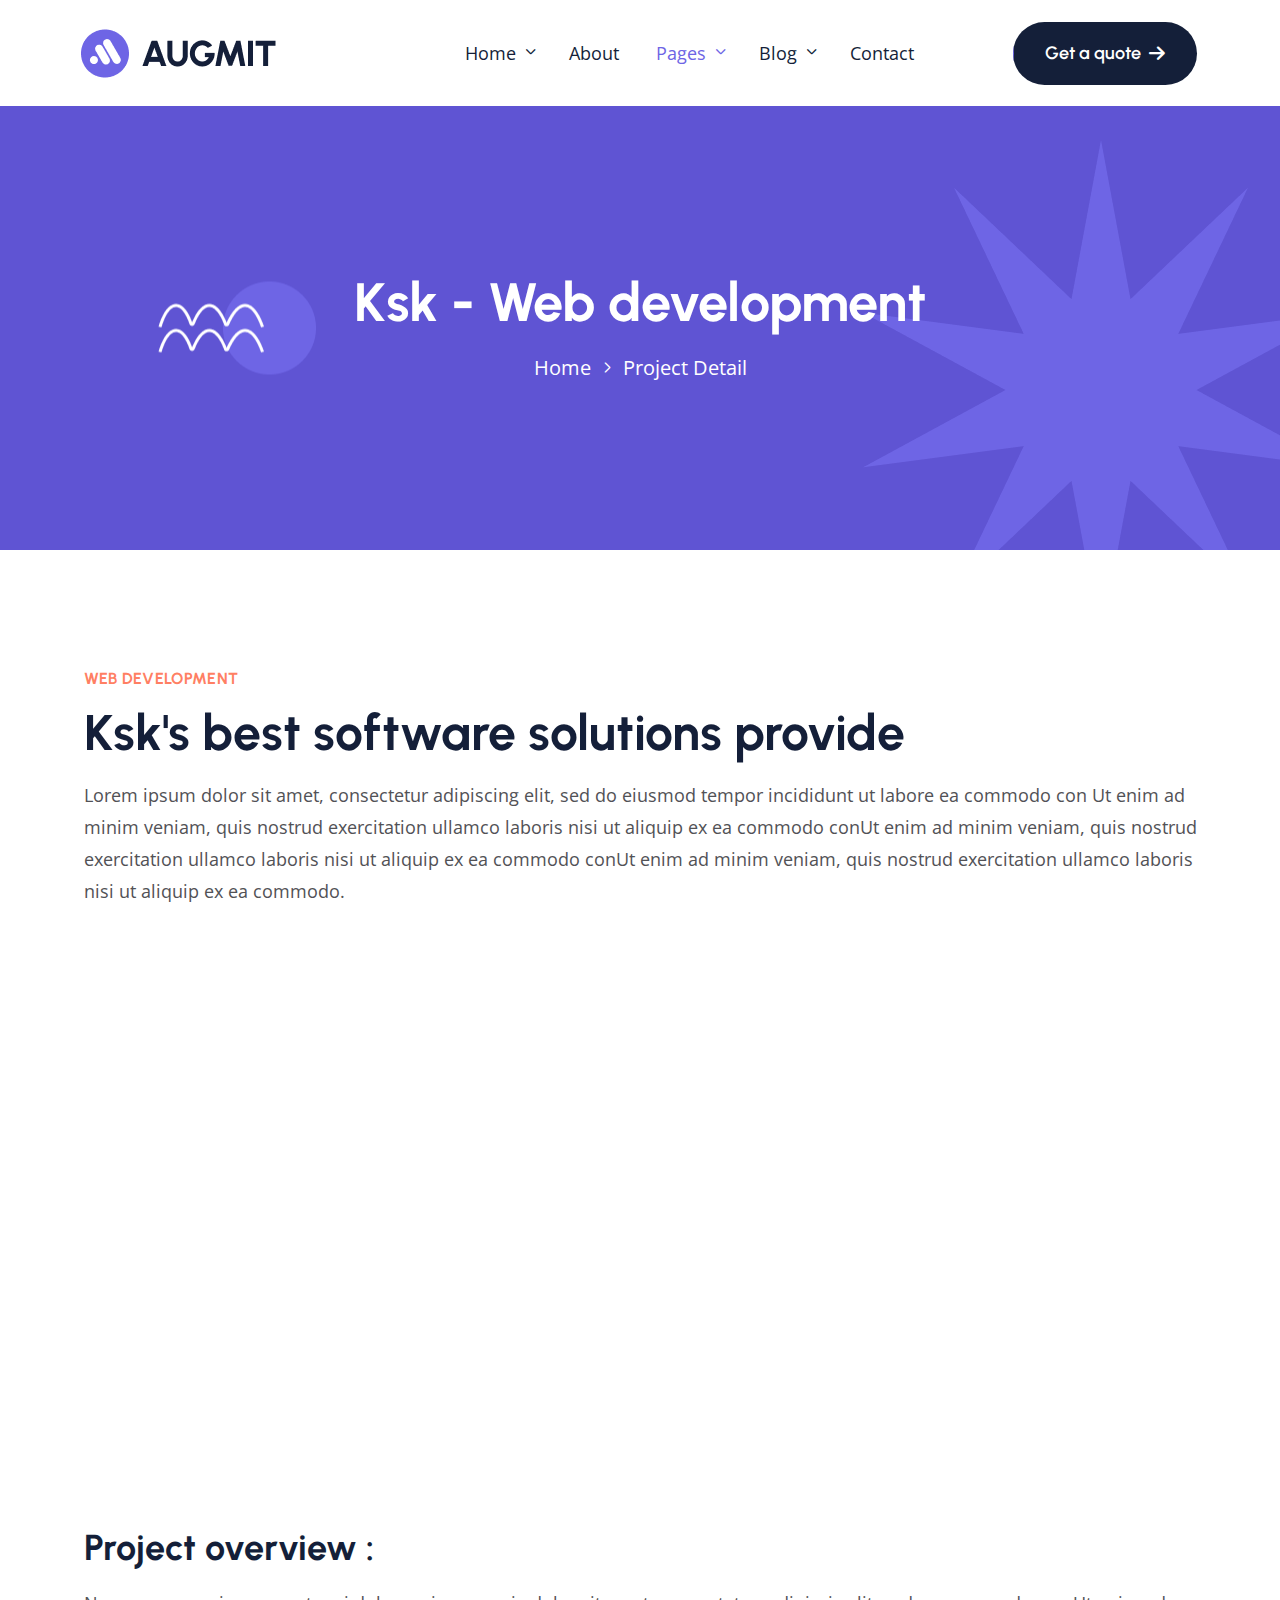
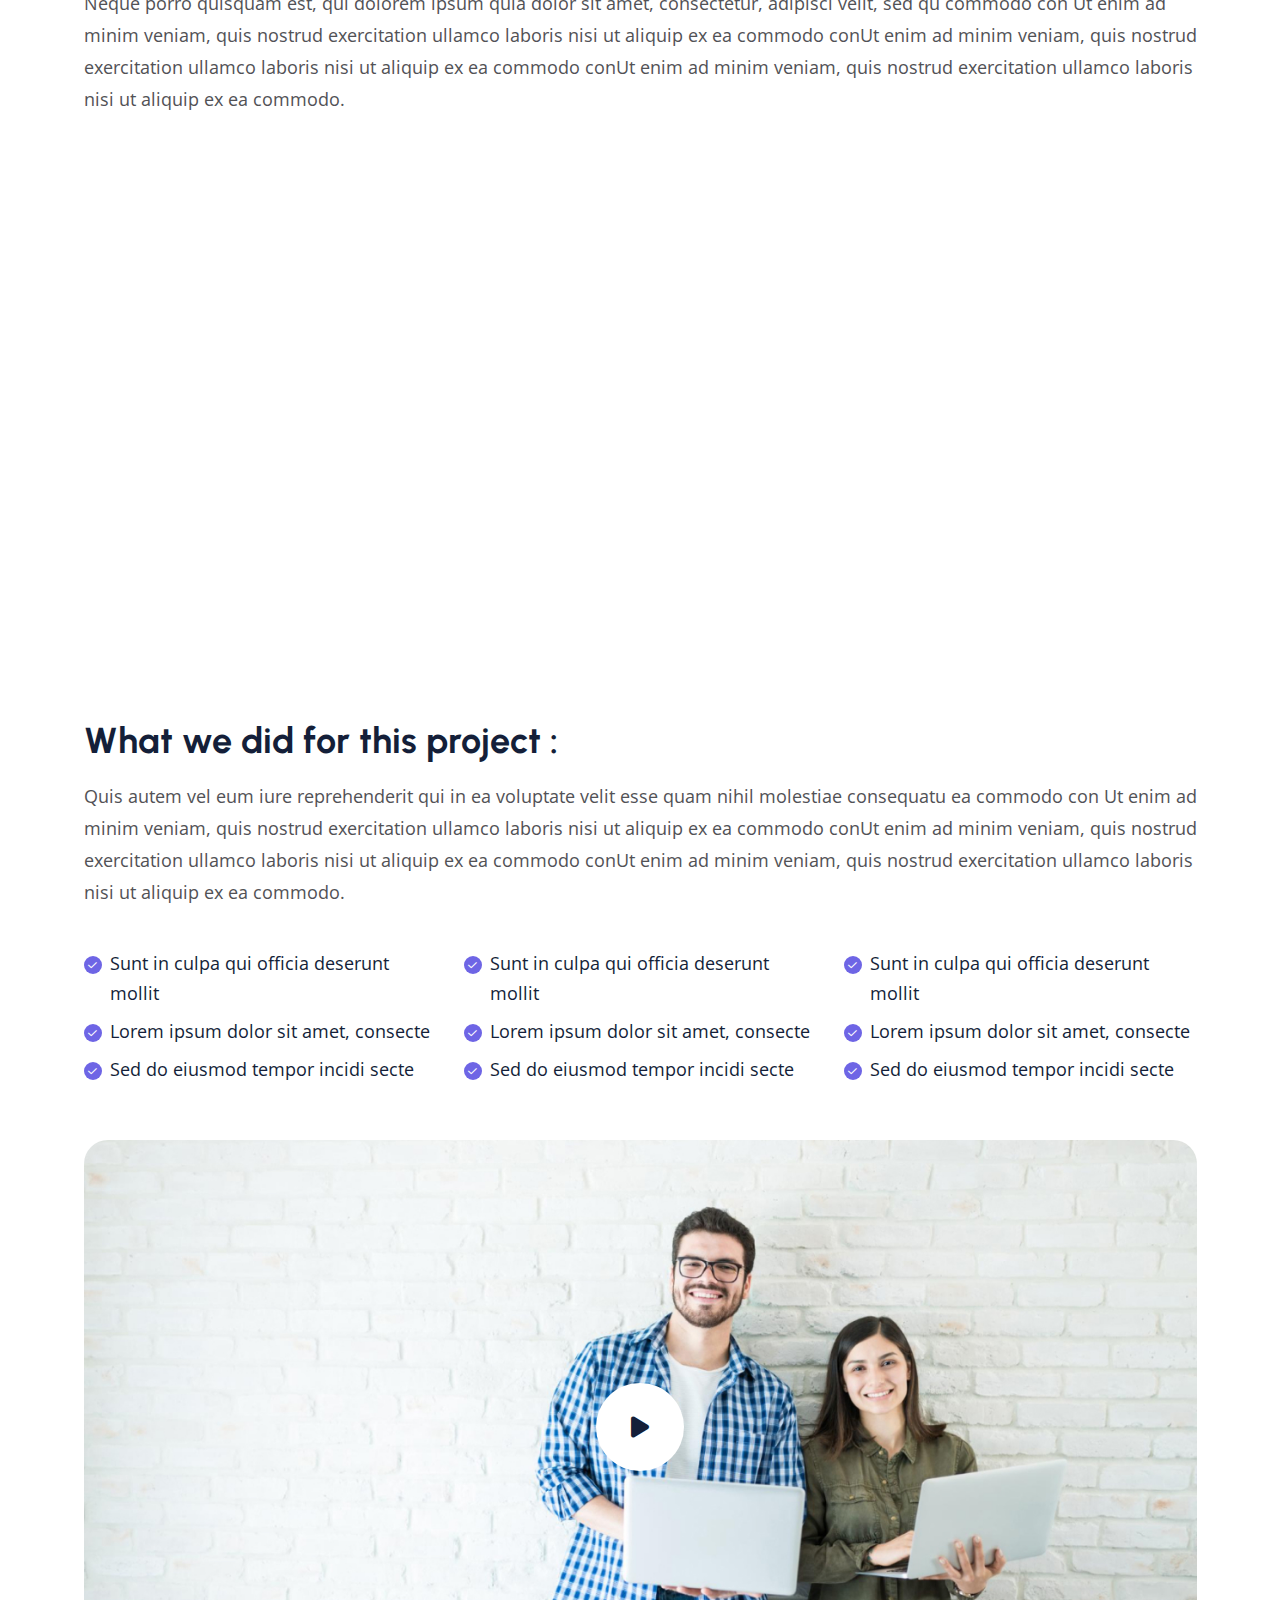
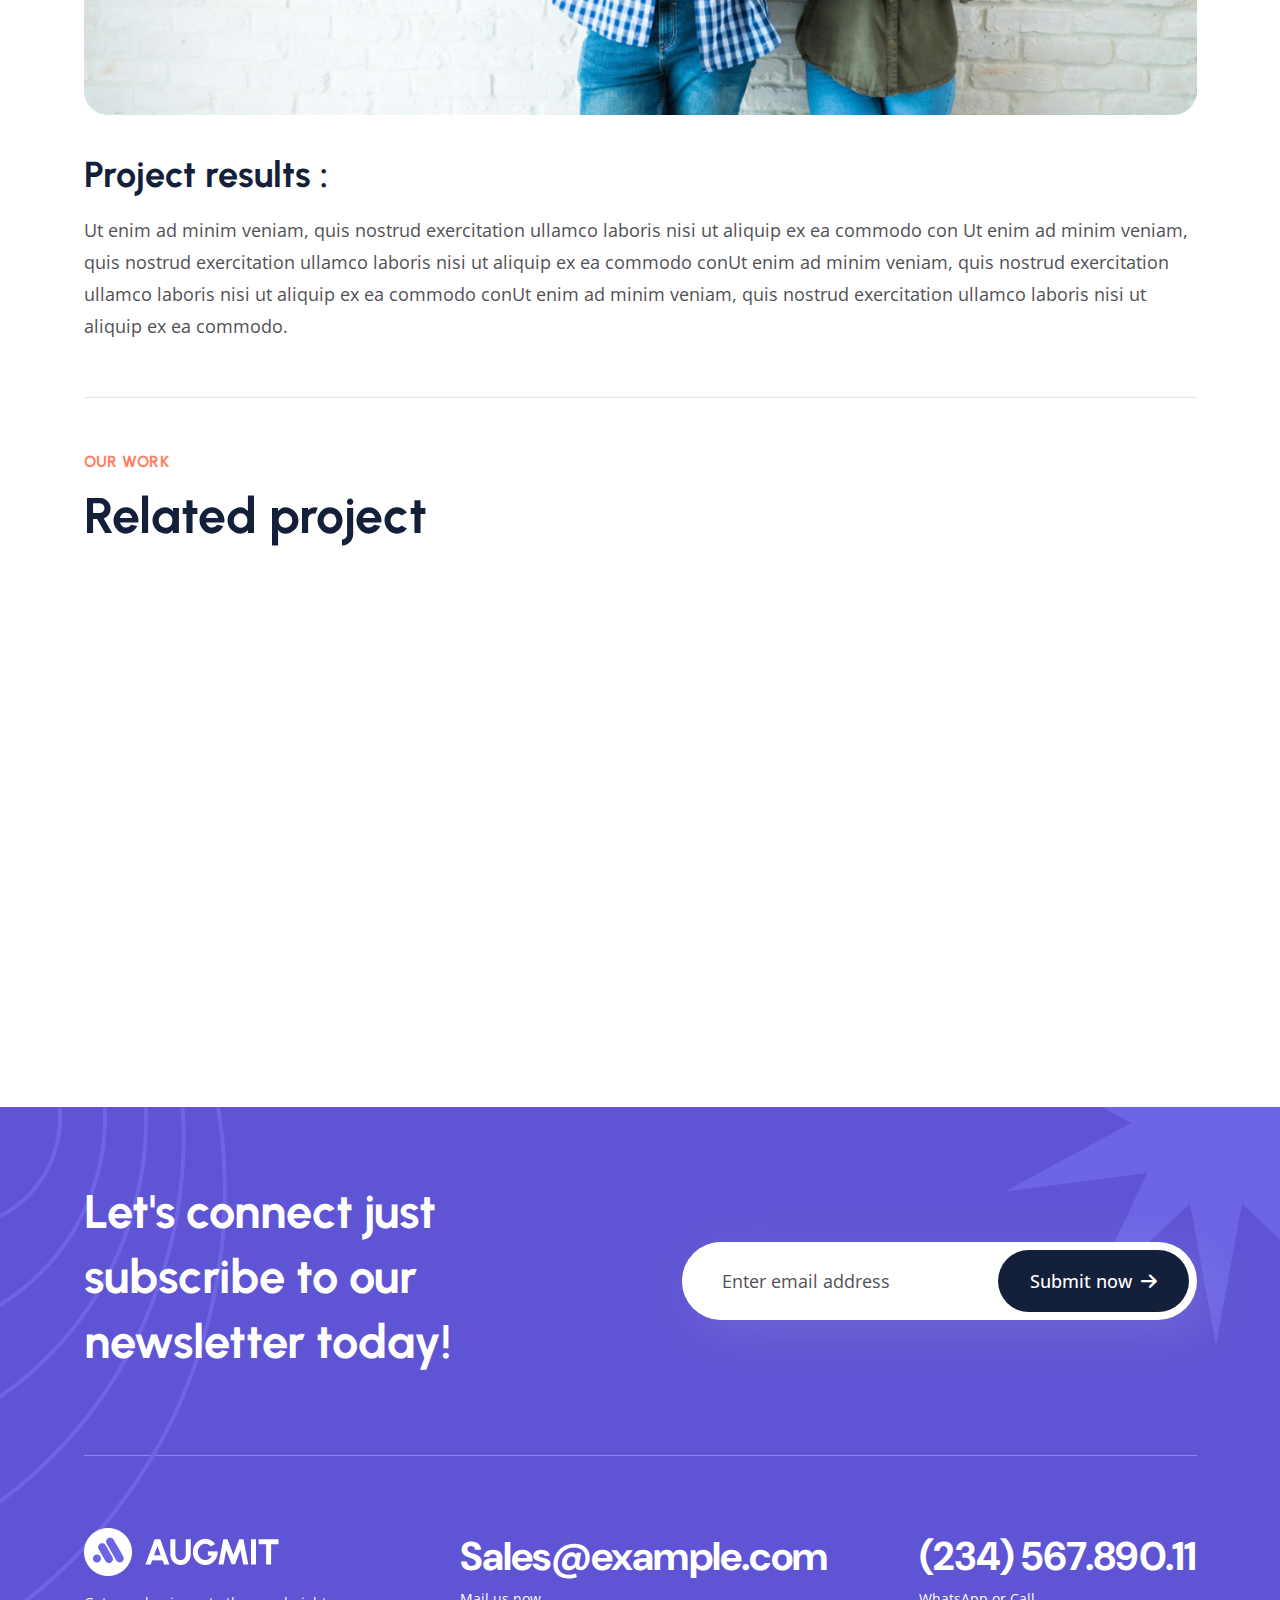
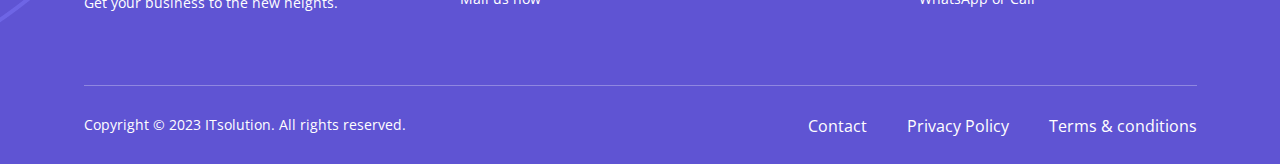
<file: project-details.html>
<!DOCTYPE html>
<html dir="ltr" lang="zxx">

<head>
    <meta name="viewport" content="width=device-width,initial-scale=1.0" />
    <meta charset="utf-8" />
    <meta name="description" content="Augmit - IT Solution and Technology HTML Template" />
    <meta name="keywords"
          content="agency, business, company, data, digital, innovation, innovative, it, modern, saas, software, start up, startup, technology" />
    <meta name="author" content="BoomDevs" />

    <title>Augmit - IT Solution and Technology HTML Template</title>

    <link rel="icon" type="image/png" href="images/logo/favicon.png" />

    <link rel="apple-touch-icon" href="images/logo/apple-touch-icon.png" />
    <link rel="apple-touch-icon" sizes="57x57" href="images/logo/apple-touch-icon-57x57.png" />
    <link rel="apple-touch-icon" sizes="72x72" href="images/logo/apple-touch-icon-72x72.png" />
    <link rel="apple-touch-icon" sizes="76x76" href="images/logo/apple-touch-icon-76x76.png" />
    <link rel="apple-touch-icon" sizes="114x114" href="images/logo/apple-touch-icon-114x114.png" />
    <link rel="apple-touch-icon" sizes="120x120" href="images/logo/apple-touch-icon-120x120.png" />
    <link rel="apple-touch-icon" sizes="144x144" href="images/logo/apple-touch-icon-144x144.png" />
    <link rel="apple-touch-icon" sizes="152x152" href="images/logo/apple-touch-icon-152x152.png" />
    <link rel="apple-touch-icon" sizes="180x180" href="images/logo/apple-touch-icon-180x180.png" />

    <link rel="preconnect" href="https://fonts.googleapis.com">
    <link rel="preconnect" href="https://fonts.gstatic.com" crossorigin>
    <link href="https://fonts.googleapis.com/css2?family=DM+Sans:opsz,wght@9..40,700&family=Open+Sans:wght@400;500;600&family=Urbanist:wght@600;700&display=swap" rel="stylesheet">

    <link rel="stylesheet" href="css/bootstrap.min.css" />
    <link rel="stylesheet" href="css/fontawesome.min.css" />
    <link rel="stylesheet" href="css/magnific-popup.css" />
    <link rel="stylesheet" href="css/slick.css" />
    <link rel="stylesheet" href="css/meanmenu.css" />
    <link rel="stylesheet" href="css/nice-select.css" />
    <link rel="stylesheet" href="css/animate.css" />
    <link rel="stylesheet" href="css/style.css" />

    <!--[if lt IE 9]>
    <script src="https://oss.maxcdn.com/html5shiv/3.7.2/html5shiv.min.js"></script>
    <script src="https://oss.maxcdn.com/respond/1.4.2/respond.min.js"></script>
    <![endif]-->
</head>

<body>
<!-- Preloader Start !-->
<!-- <div id="preloader">
    <div id="preloader-status">
        <div class="loading-container">
            <div class="ball1"></div>
            <div class="ball2"></div>
            <div class="ball3"></div>
            <div class="ball4"></div>
        </div>
    </div>
</div> -->
<!-- Preloader End !-->
<!-- Header Start !-->
<header class="header-area style-2">
    <!-- Header Nav Menu Start -->
    <div class="header-menu-area sticky-header">
        <div class="container">
            <div class="row">
                <div class="col-lg-3 col-md-6 col-6 d-flex align-items-center">
                    <div class="logo">
                        <a href="index.html" class="standard-logo">
                            <img src="images/logo/logo.png" alt="logo" />
                        </a>
                        <a href="index.html" class="sticky-logo">
                            <img src="images/logo/logo.png" alt="logo" />
                        </a>
                        <a href="index.html" class="retina-logo">
                            <img src="images/logo/logo.png" alt="logo" />
                        </a>
                    </div>
                </div>
                <div class="col-lg-9 col-md-6 col-6 d-flex align-items-center justify-content-end">
                    <div class="menu d-inline-block">
                        <nav id="main-menu" class="main-menu">
                            <ul>
                                <li class="dropdown">
                                    <a href="index.html">Home</a>
                                    <ul>
                                        <li><a href="index.html">Home Page 1</a></li>
                                        <li><a href="index-2.html">Home Page 2</a></li>
                                        
                                    </ul>
                                </li>
                                <li><a href="about.html">About</a></li>
                                <li class="dropdown active"><a href="project.html">Pages</a>
                                    <ul class="submenu">
                                        <li><a href="project.html">Project Page</a></li>
                                        <li><a href="project-details.html">Project Details Page</a></li>
                                        
                                        <li><a href="service.html">Service Page</a></li>
                                        <li><a href="service-details.html">Service Details Page</a></li>
                                    </ul>
                                </li>
                                <li class="dropdown">
                                    <a href="blog.html">Blog</a>
                                    <ul class="submenu">
                                        <li><a href="blog.html">Blog Page</a></li>
                                        <li><a href="blog-details.html">Blog Details Page</a></li>
                                    </ul>
                                </li>
                                <li><a href="contact.html">Contact</a></li>
                            </ul>
                        </nav>
                    </div>
                    <!-- Header Button Start !-->
                    <div class="header-btn">
                            <a href="#" class="header-single-btn active">
                                Get a quote
                                <i class="fa-solid fa-arrow-right"></i>
                            </a>
                        </div>
                    <!-- Header Button Start !-->
                    <!-- Mobile Menu Toggle Button Start !-->
                    <div class="mobile-menu-bar d-lg-none text-end">
                        <a href="#" class="mobile-menu-toggle-btn"><i class="fal fa-bars"></i></a>
                    </div>
                    <!-- Mobile Menu Toggle Button End !-->
                </div>
            </div>
        </div>
    </div>
    <!-- Header Nav Menu End -->
  </header>
  <!-- Header End !-->
  <!-- Menu Sidebar Section Start -->
  <div class="menu-sidebar-area">
    <div class="menu-sidebar-wrapper">
        <div class="menu-sidebar-close">
            <button class="menu-sidebar-close-btn" id="menu_sidebar_close_btn">
                <i class="fal fa-times"></i>
            </button>
        </div>
        <div class="menu-sidebar-content">
            <div class="menu-sidebar-logo">
                <a href="index.html">
                    <img src="images/logo/logo.png" alt="logo" />
                </a>
            </div>
            <div class="mobile-nav-menu"></div>
            <div class="menu-sidebar-content">
                <div class="menu-sidebar-single-widget">
                    <h5 class="menu-sidebar-title">Contact Info</h5>
                    <div class="header-contact-info">
                        <span><i class="fa-solid fa-location-dot"></i>20, Bordeshi, New York, US</span>
                        <span><a href="mailto:hello@hivency.com"><i
                                    class="fa-solid fa-envelope"></i>hello@hivency.com</a> </span>
                        <span><a href="tel:+123-456-7890"><i class="fa-solid fa-phone"></i>+123-456-7890</a></span>
                    </div>
                    <div class="social-profile">
                        <a href="#"><i class="fa-brands fa-facebook-f"></i></a>
                        <a href="#"><i class="fa-brands fa-twitter"></i></a>
                        <a href="#"><i class="fa-brands fa-linkedin-in"></i></a>
                        <a href="#"><i class="fa-brands fa-youtube"></i></a>
                    </div>
                </div>
            </div>
        </div>
    </div>
  </div>
  <!-- Menu Sidebar Section Start -->
  <div class="body-overlay"></div>
  
  <!-- Page Header Start !-->
  <div class="page-breadcrumb-area page-bg">
    <div class="shape">
        <img src="images/shape/wave.png" alt="breadcrumb">
    </div>
    <div class="shape-two">
        <img src="images/shape/full-star.png" alt="breadcrumb">
    </div>
    <div class="container">
      <div class="row">
        <div class="col-md-12">
          <div class="breadcrumb-wrapper">
            <div class="page-heading">
              <h2 class="page-title">Ksk - Web development</h2>
            </div>
            <div class="breadcrumb-list">
              <ul>
                <li><a href="index.html">Home</a></li>
                <li class="active"><a href="#">Project detail</a></li>
              </ul>
            </div>
          </div>
        </div>
      </div>
    </div>
  </div>
  <!-- Page Header End !-->

    <!-- Project-details Section Start !-->
    <div class="project-details pt-120 pt-sm-60 pt-md-80 pt-lg-100">
        <div class="container">
            <!-- Image gallery Start -->
            <div class="row">
                <div class="section-title ">
                    <div class="short-title">
                        <span>Web DEVELOPMENT</span>
                    </div>
                    <h2 class="title">Ksk's best software solutions provide</h2>
                    <p class="desc">Lorem ipsum dolor sit amet, consectetur adipiscing elit, sed do eiusmod tempor incididunt ut labore ea commodo con Ut enim ad minim veniam, quis nostrud exercitation ullamco laboris nisi ut aliquip ex ea commodo conUt enim ad minim veniam, quis nostrud exercitation ullamco laboris nisi ut aliquip ex ea commodo conUt enim ad minim veniam, quis nostrud exercitation ullamco laboris nisi ut aliquip ex ea commodo.</p>
                </div>
            </div>
            <!-- Image gallery End -->
            <!-- Content section Start -->
            <div class="row mt-55">
                <div class="col-lg-12">
                    <div class="project-details-image">
                        <img src="images/project-detail/main.jpg" class="wow animate__animated animate__fadeIn animate__slow" alt="project-details">
                        <div class="project-info-widget wow animate__animated animate__flipInX animate__slow">
                            <div class="info-item">
                                <h6>Client  </h6>
                                <p>Adam Smith</p>
                            </div>
                            <div class="info-item">
                                <h6>Category:</h6>
                                <p>Web Development</p>
                            </div>
                            <div class="info-item">
                                <h6>Duration:</h6>
                                <p>2 Week</p>
                            </div>
                            <div class="info-item">
                                <h6>Website Link:</h6>
                                <p>example@gmail.com</p>
                            </div>
                        </div>
                    </div>
                </div>
            </div>
            <!-- Content section End -->
        </div>
    </div>
    <div class="project-details-overview">
        <div class="container">
            <div class="project-details-title"> 
                <h3>Project overview :</h3>
                <p>Neque porro quisquam est, qui dolorem ipsum quia dolor sit amet, consectetur, adipisci velit, sed qu commodo con Ut enim ad minim veniam, quis nostrud exercitation ullamco laboris nisi ut aliquip ex ea commodo conUt enim ad minim veniam, quis nostrud exercitation ullamco laboris nisi ut aliquip ex ea commodo conUt enim ad minim veniam, quis nostrud exercitation ullamco laboris nisi ut aliquip ex ea commodo.</p>
            </div>
            <div class="image-wrapper">
                <div class="project-details-image wow animate__animated animate__fadeInLeft animate__slow">
                    <img class="tilt-animate" src="images/project-detail/image.jpg" alt="project-detail">
                </div>
                <div class="project-details-image wow animate__animated animate__fadeInRight animate__slow">
                    <img class="tilt-animate" src="images/project-detail/image-1.jpg" alt="project-detail">
                </div>
            </div>
        </div>
    </div>
    <div class="project-details-service">
        <div class="container">
            <div class="project-details-title">
                <h3>What we did for this project :</h3>
                <p>Quis autem vel eum iure reprehenderit qui in ea voluptate velit esse quam nihil molestiae consequatu ea commodo con Ut enim ad minim veniam, quis nostrud exercitation ullamco laboris nisi ut aliquip ex ea commodo conUt enim ad minim veniam, quis nostrud exercitation ullamco laboris nisi ut aliquip ex ea commodo conUt enim ad minim veniam, quis nostrud exercitation ullamco laboris nisi ut aliquip ex ea commodo.</p>
            </div>
            <div class="row">
                <div class="col-lg-4">
                    <div class="list-item-wrapper">
                        <ul>
                            <li>Sunt in culpa qui officia deserunt mollit</li>
                            <li>Lorem ipsum dolor sit amet, consecte</li>
                            <li>Sed do eiusmod tempor incidi secte</li>
                        </ul>
                    </div>
                </div>
                <div class="col-lg-4">
                    <div class="list-item-wrapper">
                        <ul>
                            <li>Sunt in culpa qui officia deserunt mollit</li>
                            <li>Lorem ipsum dolor sit amet, consecte</li>
                            <li>Sed do eiusmod tempor incidi secte</li>
                        </ul>
                    </div>
                </div>
                <div class="col-lg-4">
                    <div class="list-item-wrapper">
                        <ul>
                            <li>Sunt in culpa qui officia deserunt mollit</li>
                            <li>Lorem ipsum dolor sit amet, consecte</li>
                            <li>Sed do eiusmod tempor incidi secte</li>
                        </ul>
                    </div>
                </div>
            </div>
        </div>
    </div>
    <div class="project-details-video">
        <div class="container">
            <div class="row">
                <div class="col-lg-12">
                    <div class="video-popup-card">
                        <div class="video-popup-image">
                            <img src="images/project-detail/video-img.jpg" alt="popup image" />
                        </div>
                        <div class="video-popup-btn style-3">
                            <a href="https://www.youtube.com/watch?v=SZEflIVnhH8" class="mfp-iframe video-play">
                               <span class="icon"><i class="fa-solid fa-play"></i></span>
                            </a>
                        </div>
                    </div>
                </div>
            </div>
            <div class="project-details-title last-item">
                <h3>Project results :</h3>
                <p>Ut enim ad minim veniam, quis nostrud exercitation ullamco laboris nisi ut aliquip ex ea commodo con Ut enim ad minim veniam, quis nostrud exercitation ullamco laboris nisi ut aliquip ex ea commodo conUt enim ad minim veniam, quis nostrud exercitation ullamco laboris nisi ut aliquip ex ea commodo conUt enim ad minim veniam, quis nostrud exercitation ullamco laboris nisi ut aliquip ex ea commodo.</p>
            </div>
        </div>
    </div>
    <!-- Project-details Section end -->
    <div class="divider-wrapper my-55 my-sm-32">
        <div class="container">
            <div class="divider"></div>
        </div>
    </div>
    <!--More-project Start  -->
    <div class="more-project-area pb-120 pb-sm-60 pb-md-80 pb-lg-100">
        <div class="container">
            <div class="section-title-wrapper">
                <div class="section-title ">
                    <div class="short-title">
                        <span>Our work</span>
                    </div>
                    <h2 class="title">Related project</h2>
                </div>
            </div>
            <div class="row">
                <div class="col-12 col-md-6 col-lg-4 wow animate__animated animate__fadeInUp animate__fast">
                    <div class="post-card">
                        <div class="image">
                            <img src="images/project/Image-5.jpg" alt="post-1">
                        </div>
                        <div class="content">
                            <div class="nav-btn">
                                <a href="#">
                                    <i class="fa-solid fa-angle-right"></i>
                                </a>
                            </div>
                            <h4 class="title">
                                <a href="blog-details.html">Ksk - Web development</a>
                            </h4>
                            <p class="desc">
                                Duis aute irure dolor in reprehenderit in voluptate velit esse cillum.
                            </p>
                        </div>
                    </div>
                </div>
                <div class="col-12 col-md-6 col-lg-4 wow animate__animated animate__fadeInUp animate__slow">
                    <div class="post-card">
                        <div class="image">
                            <img src="images/project/Image-4.jpg" alt="post-1">
                        </div>
                        <div class="content">
                            <div class="nav-btn">
                                <a href="#">
                                    <i class="fa-solid fa-angle-right"></i>
                                </a>
                            </div>
                            <h4 class="title">
                                <a href="blog-details.html">Kby - Mobile app</a>
                            </h4>
                            <p class="desc">
                                Lorem ipsum dolor sit amet consetur adipiscing elit sed eiusmod.
                            </p>
                        </div>
                    </div>
                </div>
                <div class="col-12 col-md-6 col-lg-4 wow animate__animated animate__fadeInUp animate__slower">
                    <div class="post-card">
                        <div class="image">
                            <img src="images/project/Image-3.jpg" alt="post-1">
                        </div>
                        <div class="content">
                            <div class="nav-btn">
                                <a href="#">
                                    <i class="fa-solid fa-angle-right"></i>
                                </a>
                            </div>
                            <h4 class="title">
                                <a href="blog-details.html">Bca - Web app</a>
                            </h4>
                            <p class="desc">
                                Sed ut perspiciatis unde omnis iste natus error sit voluptatem.
                            </p>
                        </div>
                    </div>
                </div>
            </div>
        </div>
    </div>
    <!--More-project End -->

    <!--- Start Footer !-->
    <footer class="footer">
        <div class="footer-sec">
           <div class="shape-one">
            <img src="images/shape/circle-slice.png" alt="shape">
           </div>
           <div class="shape-two">
            <img src="images/shape/star-large-light.png" alt="shape">
           </div>
            <div class="container">
                <div class="row">
                    <div class="col-lg-12">
                        <!-- Newsletter Section Start !-->
                    <div class="subscribe-area">
                        <div class="content-wrapper">
                            <h2 class="subscribe-title">Let's connect just subscribe to <br>
                                our newsletter today!</h2>
                            <div class="subscribe-form-wrapper">
                                <div class="subscribe-form-widget">
                                    <form>
                                        <div class="mc4wp-form-fields">
                                            <div class="single-field">
                                                <input type="email" placeholder="Enter email address" />
                                            </div>
                                            <button class="submit-btn" type="submit">
                                                Submit now
                                                <i class="fa-solid fa-arrow-right"></i>
                                            </button>
                                        </div>
                                    </form>
                                </div>
                            </div>
                        </div>
                    </div>
                    <!-- Newsletter Section End !-->
                    </div>
                </div>
                <div class="row">
                    <div class="col-12">
                        <div class="footer-bottom-border"></div>
                    </div>
                </div>
                <div class="footer-main">
                    <div class="footer-widget">
                        <div class="footer-widget-info">
                            <div class="footer-logo">
                                <a href="index.html"><img src="images/logo/footer-logo.png" alt="Footer Logo" /></a>
                            </div>
                            <p class="desc">Get your business to the
                                new heights.</p>
                        </div>
                    </div>
                    <div class="footer-widget widget_nav_menu">
                        <a href="mailto:sales@example.com" class="footer-widget-title">Sales@example.com</a>
                        <p class="desc">Mail us now</p>
                    </div>
                    <div class="footer-widget widget_nav_menu">
                        <a href="tel:+123-456-7890" class="footer-widget-title">(234) 567.890.11</a>
                        <p class="desc">WhatsApp or Call</p>
                    </div>
                </div>
                <div class="row">
                    <div class="col-12">
                        <div class="footer-bottom-border"></div>
                    </div>
                </div>
            </div>
        </div>
        <div class="footer-bottom-area">
            <div class="container">
                <div class="row">
                    <div class="col-lg-5">
                        <div class="copyright-text">
                            <p>Copyright &copy; 2023 ITsolution. All rights reserved.</p>
                        </div>
                    </div>
                    <div class="col-lg-7">
                        <div class="footer-bottom-menu">
                            <ul>
                                
                                <li>
                                    <a href="contact.html">Contact</a>
                                </li>
                                <li>
                                    <a href="#">Privacy Policy</a>
                                </li>
                                <li>
                                    <a href="#">Terms & conditions</a>
                                </li>
                            </ul>
                        </div>
                    </div>
                </div>
            </div>
        </div>
    </footer>
    <!--- End Footer !-->
    <!-- Scroll Up Section Start -->
    <div id="scrollTop" class="scrollup-wrapper">
        <div class="scrollup-btn">
            <i class="fa-regular fa-angle-up"></i>
        </div>
    </div>
    <!-- Scroll Up Section End -->
    <script src="js/jquery.min.js"></script>
    <script src="js/bootstrap.min.js"></script>
    <script src="js/jquery.nice-select.min.js"></script>
    <script src="js/slick.min.js"></script>
    <script src="js/jquery.counterup.min.js"></script>
    <script src="js/waypoints.js"></script>
    <script src="js/jquery.meanmenu.min.js"></script>
    <script src="js/jquery.magnific-popup.min.js"></script>
    <script src="js/inview.min.js"></script>
    <script src="js/wow.js"></script>
    <script src="js/tilt.jquery.js"></script>
    <script src="js/jquery.imagesloaded.min.js"></script>
    <script src="js/isotope.min.js"></script>
    <script src="js/custom.js"></script>
</body>
</html>
</file>
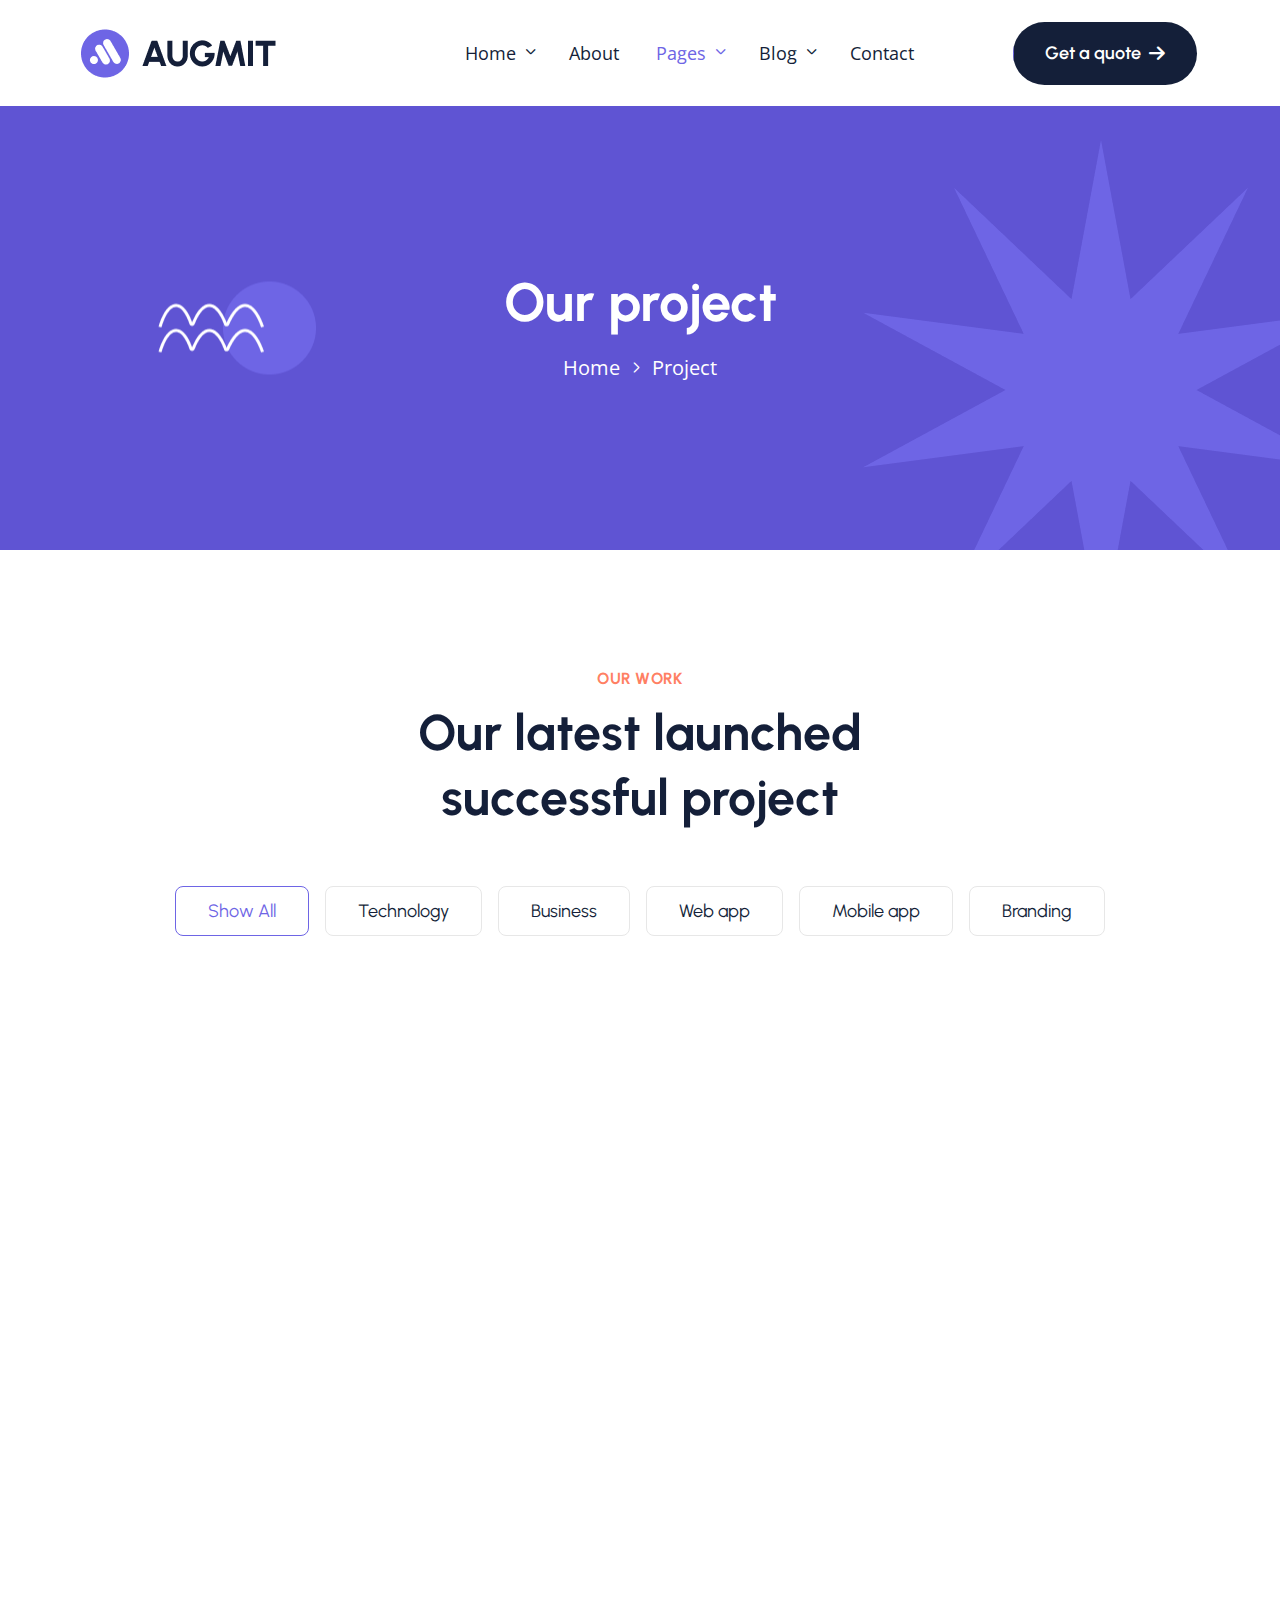
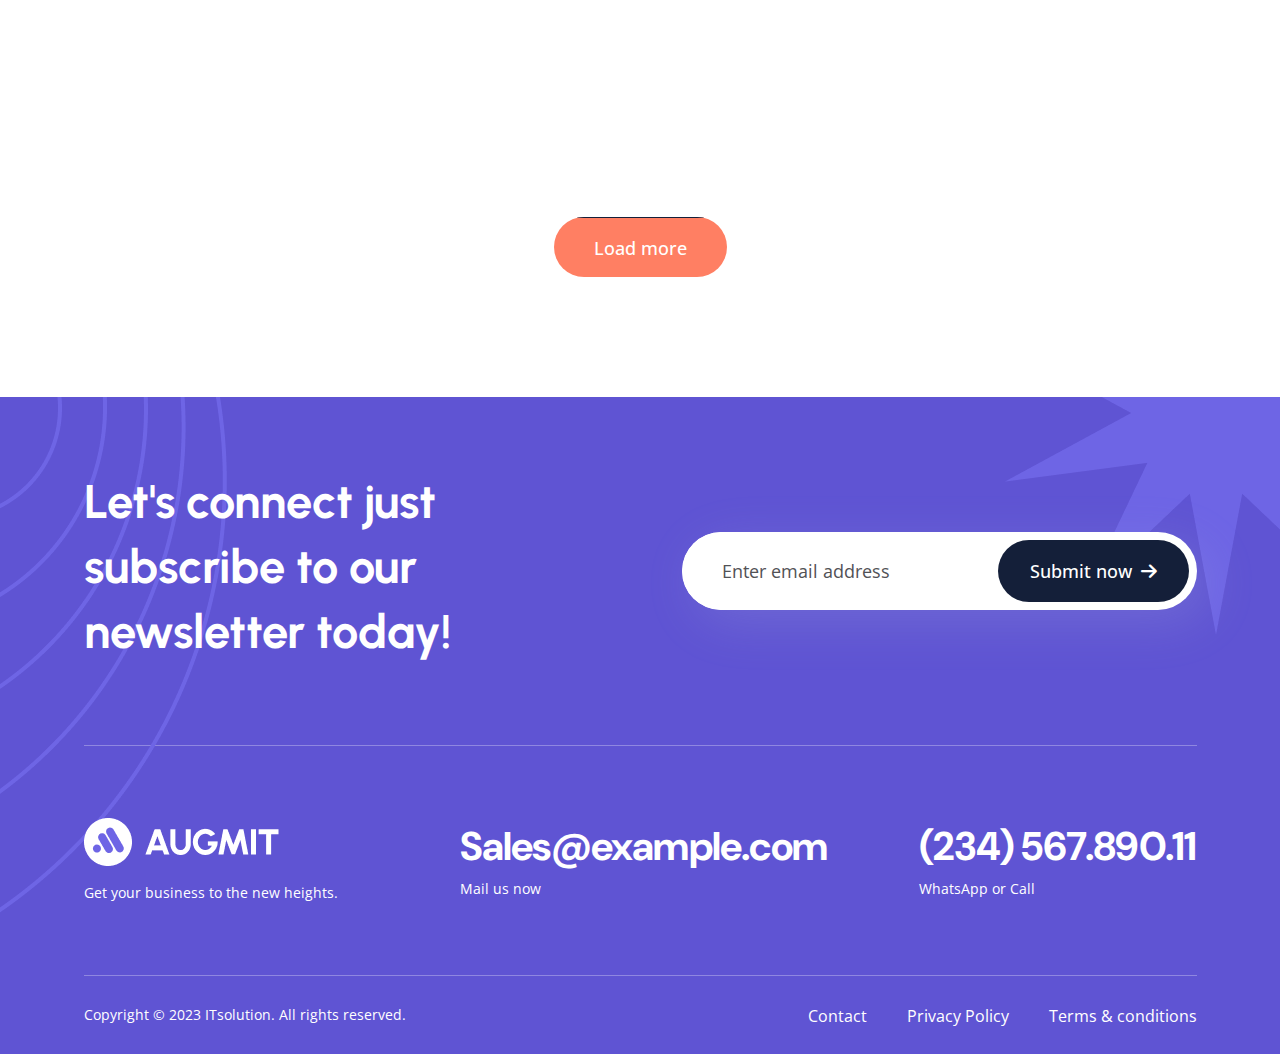
<file: project.html>
<!DOCTYPE html>
<html dir="ltr" lang="zxx">

<head>
    <meta name="viewport" content="width=device-width,initial-scale=1.0" />
    <meta charset="utf-8" />
    <meta name="description" content="Augmit - IT Solution and Technology HTML Template" />
    <meta name="keywords"
          content="agency, business, company, data, digital, innovation, innovative, it, modern, saas, software, start up, startup, technology" />
    <meta name="author" content="BoomDevs" />

    <title>Augmit - IT Solution and Technology HTML Template</title>

    <link rel="icon" type="image/png" href="images/logo/favicon.png" />

    <link rel="apple-touch-icon" href="images/logo/apple-touch-icon.png" />
    <link rel="apple-touch-icon" sizes="57x57" href="images/logo/apple-touch-icon-57x57.png" />
    <link rel="apple-touch-icon" sizes="72x72" href="images/logo/apple-touch-icon-72x72.png" />
    <link rel="apple-touch-icon" sizes="76x76" href="images/logo/apple-touch-icon-76x76.png" />
    <link rel="apple-touch-icon" sizes="114x114" href="images/logo/apple-touch-icon-114x114.png" />
    <link rel="apple-touch-icon" sizes="120x120" href="images/logo/apple-touch-icon-120x120.png" />
    <link rel="apple-touch-icon" sizes="144x144" href="images/logo/apple-touch-icon-144x144.png" />
    <link rel="apple-touch-icon" sizes="152x152" href="images/logo/apple-touch-icon-152x152.png" />
    <link rel="apple-touch-icon" sizes="180x180" href="images/logo/apple-touch-icon-180x180.png" />

    <link rel="preconnect" href="https://fonts.googleapis.com">
    <link rel="preconnect" href="https://fonts.gstatic.com" crossorigin>
    <link href="https://fonts.googleapis.com/css2?family=DM+Sans:opsz,wght@9..40,700&family=Open+Sans:wght@400;500;600&family=Urbanist:wght@600;700&display=swap" rel="stylesheet">

    <link rel="stylesheet" href="css/bootstrap.min.css" />
    <link rel="stylesheet" href="css/fontawesome.min.css" />
    <link rel="stylesheet" href="css/magnific-popup.css" />
    <link rel="stylesheet" href="css/slick.css" />
    <link rel="stylesheet" href="css/meanmenu.css" />
    <link rel="stylesheet" href="css/nice-select.css" />
    <link rel="stylesheet" href="css/animate.css" />
    <link rel="stylesheet" href="css/style.css" />

    <!--[if lt IE 9]>
    <script src="https://oss.maxcdn.com/html5shiv/3.7.2/html5shiv.min.js"></script>
    <script src="https://oss.maxcdn.com/respond/1.4.2/respond.min.js"></script>
    <![endif]-->
</head>

<body>
<!-- Preloader Start !-->
<!-- <div id="preloader">
    <div id="preloader-status">
        <div class="loading-container">
            <div class="ball1"></div>
            <div class="ball2"></div>
            <div class="ball3"></div>
            <div class="ball4"></div>
        </div>
    </div>
</div> -->
<!-- Preloader End !-->
 <!-- Header Start !-->
 <header class="header-area style-2">
    <!-- Header Nav Menu Start -->
    <div class="header-menu-area sticky-header">
        <div class="container">
            <div class="row">
                <div class="col-lg-3 col-md-6 col-6 d-flex align-items-center">
                    <div class="logo">
                        <a href="index.html" class="standard-logo">
                            <img src="images/logo/logo.png" alt="logo" />
                        </a>
                        <a href="index.html" class="sticky-logo">
                            <img src="images/logo/logo.png" alt="logo" />
                        </a>
                        <a href="index.html" class="retina-logo">
                            <img src="images/logo/logo.png" alt="logo" />
                        </a>
                    </div>
                </div>
                <div class="col-lg-9 col-md-6 col-6 d-flex align-items-center justify-content-end">
                    <div class="menu d-inline-block">
                        <nav id="main-menu" class="main-menu">
                            <ul>
                                <li class="dropdown">
                                    <a href="index.html">Home</a>
                                    <ul>
                                        <li><a href="index.html">Home Page 1</a></li>
                                        <li><a href="index-2.html">Home Page 2</a></li>
                                        
                                    </ul>
                                </li>
                               
                                <li><a href="about.html">About</a></li>
                                <li class="dropdown active"><a href="project.html">Pages</a>
                                    <ul class="submenu">
                                        <li><a href="project.html">Project Page</a></li>
                                        <li><a href="project-details.html">Project Details Page</a></li>
                                        
                                        <li><a href="service.html">Service Page</a></li>
                                        <li><a href="service-details.html">Service Details Page</a></li>
                                    </ul></li>
                                <li class="dropdown">
                                    <a href="blog.html">Blog</a>
                                    <ul class="submenu">
                                        <li><a href="blog.html">Blog Page</a></li>
                                        <li><a href="blog-details.html">Blog Details Page</a></li>
                                    </ul>
                                </li>
                                <li><a href="contact.html">Contact</a></li>
                            </ul>
                        </nav>
                    </div>
                    <!-- Header Button Start !-->
                        <div class="header-btn">
                            <a href="#" class="header-single-btn active">
                                Get a quote
                                <i class="fa-solid fa-arrow-right"></i>
                            </a>
                        </div>
                    <!-- Header Button Start !-->
                    <!-- Mobile Menu Toggle Button Start !-->
                    <div class="mobile-menu-bar d-lg-none text-end">
                        <a href="#" class="mobile-menu-toggle-btn"><i class="fal fa-bars"></i></a>
                    </div>
                    <!-- Mobile Menu Toggle Button End !-->
                </div>
            </div>
        </div>
    </div>
    <!-- Header Nav Menu End -->
  </header>
  <!-- Header End !-->
  <!-- Menu Sidebar Section Start -->
  <div class="menu-sidebar-area">
    <div class="menu-sidebar-wrapper">
        <div class="menu-sidebar-close">
            <button class="menu-sidebar-close-btn" id="menu_sidebar_close_btn">
                <i class="fal fa-times"></i>
            </button>
        </div>
        <div class="menu-sidebar-content">
            <div class="menu-sidebar-logo">
                <a href="index.html">
                    <img src="images/logo/logo.png" alt="logo" />
                </a>
            </div>
            <div class="mobile-nav-menu"></div>
            <div class="menu-sidebar-content">
                <div class="menu-sidebar-single-widget">
                    <h5 class="menu-sidebar-title">Contact Info</h5>
                    <div class="header-contact-info">
                        <span><i class="fa-solid fa-location-dot"></i>20, Bordeshi, New York, US</span>
                        <span><a href="mailto:hello@hivency.com"><i
                                    class="fa-solid fa-envelope"></i>hello@hivency.com</a> </span>
                        <span><a href="tel:+123-456-7890"><i class="fa-solid fa-phone"></i>+123-456-7890</a></span>
                    </div>
                    <div class="social-profile">
                        <a href="#"><i class="fa-brands fa-facebook-f"></i></a>
                        <a href="#"><i class="fa-brands fa-twitter"></i></a>
                        <a href="#"><i class="fa-brands fa-linkedin-in"></i></a>
                        <a href="#"><i class="fa-brands fa-youtube"></i></a>
                    </div>
                </div>
            </div>
        </div>
    </div>
  </div>
  <!-- Menu Sidebar Section Start -->
  <div class="body-overlay"></div>
  
  <!-- Page Header Start !-->
  <div class="page-breadcrumb-area page-bg">
    <div class="shape">
        <img src="images/shape/wave.png" alt="breadcrumb">
    </div>
    <div class="shape-two">
        <img src="images/shape/full-star.png" alt="breadcrumb">
    </div>
    <div class="container">
      <div class="row">
        <div class="col-md-12">
          <div class="breadcrumb-wrapper">
            <div class="page-heading">
              <h2 class="page-title">Our project</h2>
            </div>
            <div class="breadcrumb-list">
              <ul>
                <li><a href="index.html">Home</a></li>
                <li class="active"><a href="#">Project</a></li>
              </ul>
            </div>
          </div>
        </div>
      </div>
    </div>
  </div>
  <!-- Page Header End !-->     

<!-- Project-card wrapper Start -->
<div class="project-card-wrapper py-120 py-sm-60 py-md-80 py-lg-100">
    <div class="container">
        <div class="section-title-wrapper justify-content-center">
            <div class="section-title text-center ">
                <div class="short-title">
                    <span>Our work</span>
                </div>
                <h2 class="title">Our latest launched <br>
                    successful project</h2>
            </div>
        </div>
        <div class="row justify-content-center">
            <div class="col-12">
                <div class="project-btn-wrapper filter-button-group">
                        <button data-filter="*" class="active">Show All</button>
                        <button data-filter=".technology">Technology</button>
                        <button data-filter=".business">Business</button>
                        <button data-filter=".webApp">Web app</button>
                        <button data-filter=".mobileApp">Mobile app</button>
                        <button data-filter=".branding">Branding</button>
                </div>
            </div>
        </div>
        <div class="row g-4 p-0 m-0 isotope-grid">
            <div class="col-12 col-md-6 col-xl-4 isotope-item technology branding wow animate__animated animate__fadeInUp animate__faster">
                <div class="post-card">
                    <div class="image">
                        <img src="images/project/Image-5.jpg" alt="post-1">
                    </div>
                    <div class="content">
                        <div class="nav-btn">
                            <a href="#">
                                <i class="fa-solid fa-angle-right"></i>
                            </a>
                        </div>
                        <h4 class="title">
                            <a href="blog-details.html">Ksk - Web development</a>
                        </h4>
                        <p class="desc">
                            Duis aute irure dolor in reprehenderit in voluptate velit esse cillum.
                        </p>
                    </div>
                </div>
            </div>
            <div class="col-12 col-md-6 col-xl-4 isotope-item business mobileApp wow animate__animated animate__fadeInUp animate__fast">
                <div class="post-card">
                    <div class="image">
                        <img src="images/project/Image-4.jpg" alt="post-1">
                    </div>
                    <div class="content">
                        <div class="nav-btn">
                            <a href="#">
                                <i class="fa-solid fa-angle-right"></i>
                            </a>
                        </div>
                        <h4 class="title">
                            <a href="blog-details.html">Kby - Mobile app</a>
                        </h4>
                        <p class="desc">
                            Lorem ipsum dolor sit amet consetur adipiscing elit sed eiusmod.
                        </p>
                    </div>
                </div>
            </div>
            <div class="col-12 col-md-6 col-xl-4 isotope-item webApp technology wow animate__animated animate__fadeInUp animate__slow">
                <div class="post-card">
                    <div class="image">
                        <img src="images/project/Image-3.jpg" alt="post-1">
                    </div>
                    <div class="content">
                        <div class="nav-btn">
                            <a href="#">
                                <i class="fa-solid fa-angle-right"></i>
                            </a>
                        </div>
                        <h4 class="title">
                            <a href="blog-details.html">Bca - Web app</a>
                        </h4>
                        <p class="desc">
                            Sed ut perspiciatis unde omnis iste natus error sit voluptatem.
                        </p>
                    </div>
                </div>
            </div>
            <div class="col-12 col-md-6 col-xl-4 isotope-item business mobileApp wow animate__animated animate__fadeInUp animate__fast">
                <div class="post-card">
                    <div class="image">
                        <img src="images/project/Image-2.jpg" alt="post-1">
                    </div>
                    <div class="content">
                        <div class="nav-btn">
                            <a href="#">
                                <i class="fa-solid fa-angle-right"></i>
                            </a>
                        </div>
                        <h4 class="title">
                            <a href="blog-details.html">Bca - Web app</a>
                        </h4>
                        <p class="desc">
                            Sed ut perspiciatis unde omnis iste natus error sit voluptatem.
                        </p>
                    </div>
                </div>
            </div>
            <div class="col-12 col-md-6 col-xl-4 isotope-item  mobileApp branding wow animate__animated animate__fadeInUp animate__slow">
                <div class="post-card">
                    <div class="image">
                        <img src="images/project/Image-1.jpg" alt="post-1">
                    </div>
                    <div class="content">
                        <div class="nav-btn">
                            <a href="#">
                                <i class="fa-solid fa-angle-right"></i>
                            </a>
                        </div>
                        <h4 class="title">
                            <a href="blog-details.html">Bca - Web app</a>
                        </h4>
                        <p class="desc">
                            Sed ut perspiciatis unde omnis iste natus error sit voluptatem.
                        </p>
                    </div>
                </div>
            </div>
            <div class="col-12 col-md-6 col-xl-4 isotope-item business webApp wow animate__animated animate__fadeInUp animate__slower">
                <div class="post-card">
                    <div class="image">
                        <img src="images/project/Image.jpg" alt="post-1">
                    </div>
                    <div class="content">
                        <div class="nav-btn">
                            <a href="#">
                                <i class="fa-solid fa-angle-right"></i>
                            </a>
                        </div>
                        <h4 class="title">
                            <a href="blog-details.html">Bca - Web app</a>
                        </h4>
                        <p class="desc">
                            Sed ut perspiciatis unde omnis iste natus error sit voluptatem.
                        </p>
                    </div>
                </div>
            </div>
        </div>
        <div class="btn-wrapper">
            <a href="#" class="theme-btn">
                <div class="swip">
                    <div class="title-wrapper">
                        <span class="title-1">Load more</span>
                        <span class="title-2">Load more</span>
                    </div>
                </div>
            </a>
        </div>
    </div>
</div>
<!-- Project-card wrapper End -->
<!--- Start Footer !-->
    <footer class="footer">
        <div class="footer-sec">
           <div class="shape-one">
            <img src="images/shape/circle-slice.png" alt="shape">
           </div>
           <div class="shape-two">
            <img src="images/shape/star-large-light.png" alt="shape">
           </div>
            <div class="container">
                <div class="row">
                    <div class="col-lg-12">
                        <!-- Newsletter Section Start !-->
                    <div class="subscribe-area">
                        <div class="content-wrapper">
                            <h2 class="subscribe-title">Let's connect just subscribe to <br>
                                our newsletter today!</h2>
                            <div class="subscribe-form-wrapper">
                                <div class="subscribe-form-widget">
                                    <form>
                                        <div class="mc4wp-form-fields">
                                            <div class="single-field">
                                                <input type="email" placeholder="Enter email address" />
                                            </div>
                                            <button class="submit-btn" type="submit">
                                                Submit now
                                                <i class="fa-solid fa-arrow-right"></i>
                                            </button>
                                        </div>
                                    </form>
                                </div>
                            </div>
                        </div>
                    </div>
                    <!-- Newsletter Section End !-->
                    </div>
                </div>
                <div class="row">
                    <div class="col-12">
                        <div class="footer-bottom-border"></div>
                    </div>
                </div>
                <div class="footer-main">
                    <div class="footer-widget">
                        <div class="footer-widget-info">
                            <div class="footer-logo">
                                <a href="index.html"><img src="images/logo/footer-logo.png" alt="Footer Logo" /></a>
                            </div>
                            <p class="desc">Get your business to the
                                new heights.</p>
                        </div>
                    </div>
                    <div class="footer-widget widget_nav_menu">
                        <a href="mailto:sales@example.com" class="footer-widget-title">Sales@example.com</a>
                        <p class="desc">Mail us now</p>
                    </div>
                    <div class="footer-widget widget_nav_menu">
                        <a href="tel:+123-456-7890" class="footer-widget-title">(234) 567.890.11</a>
                        <p class="desc">WhatsApp or Call</p>
                    </div>
                </div>
                <div class="row">
                    <div class="col-12">
                        <div class="footer-bottom-border"></div>
                    </div>
                </div>
            </div>
        </div>
        <div class="footer-bottom-area">
            <div class="container">
                <div class="row">
                    <div class="col-lg-5">
                        <div class="copyright-text">
                            <p>Copyright &copy; 2023 ITsolution. All rights reserved.</p>
                        </div>
                    </div>
                    <div class="col-lg-7">
                        <div class="footer-bottom-menu">
                            <ul>
                                
                                <li>
                                    <a href="contact.html">Contact</a>
                                </li>
                                <li>
                                    <a href="#">Privacy Policy</a>
                                </li>
                                <li>
                                    <a href="#">Terms & conditions</a>
                                </li>
                            </ul>
                        </div>
                    </div>
                </div>
            </div>
        </div>
    </footer>
<!--- End Footer !-->
<!-- Scroll Up Section Start -->
<div id="scrollTop" class="scrollup-wrapper">
    <div class="scrollup-btn">
        <i class="fa-regular fa-angle-up"></i>
    </div>
</div>
<!-- Scroll Up Section End -->
<script src="js/jquery.min.js"></script>
<script src="js/bootstrap.min.js"></script>
<script src="js/jquery.nice-select.min.js"></script>
<script src="js/slick.min.js"></script>
<script src="js/jquery.counterup.min.js"></script>
<script src="js/waypoints.js"></script>
<script src="js/jquery.meanmenu.min.js"></script>
<script src="js/jquery.magnific-popup.min.js"></script>
<script src="js/inview.min.js"></script>
<script src="js/wow.js"></script>
<script src="js/tilt.jquery.js"></script>
<script src="js/jquery.imagesloaded.min.js"></script>
    <script src="js/isotope.min.js"></script>
    <script src="js/custom.js"></script>
</body>
</html>
</file>
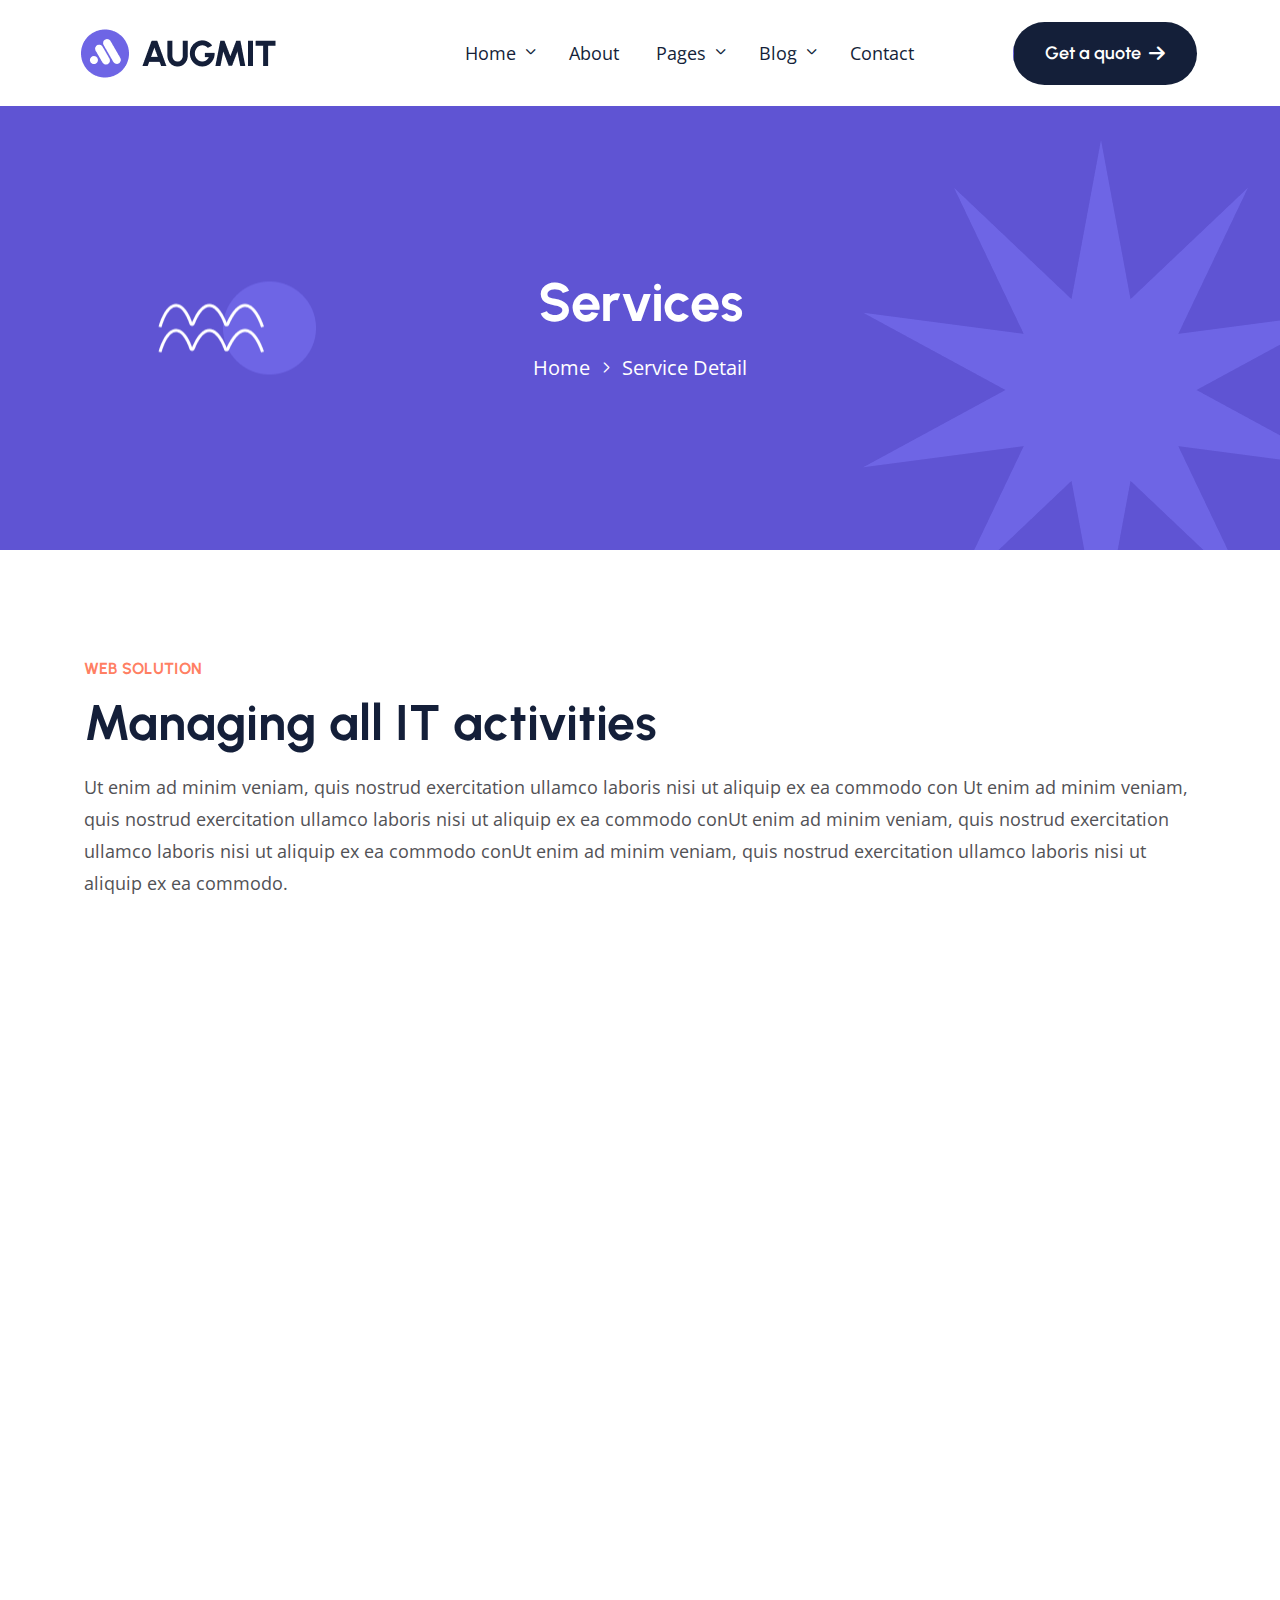
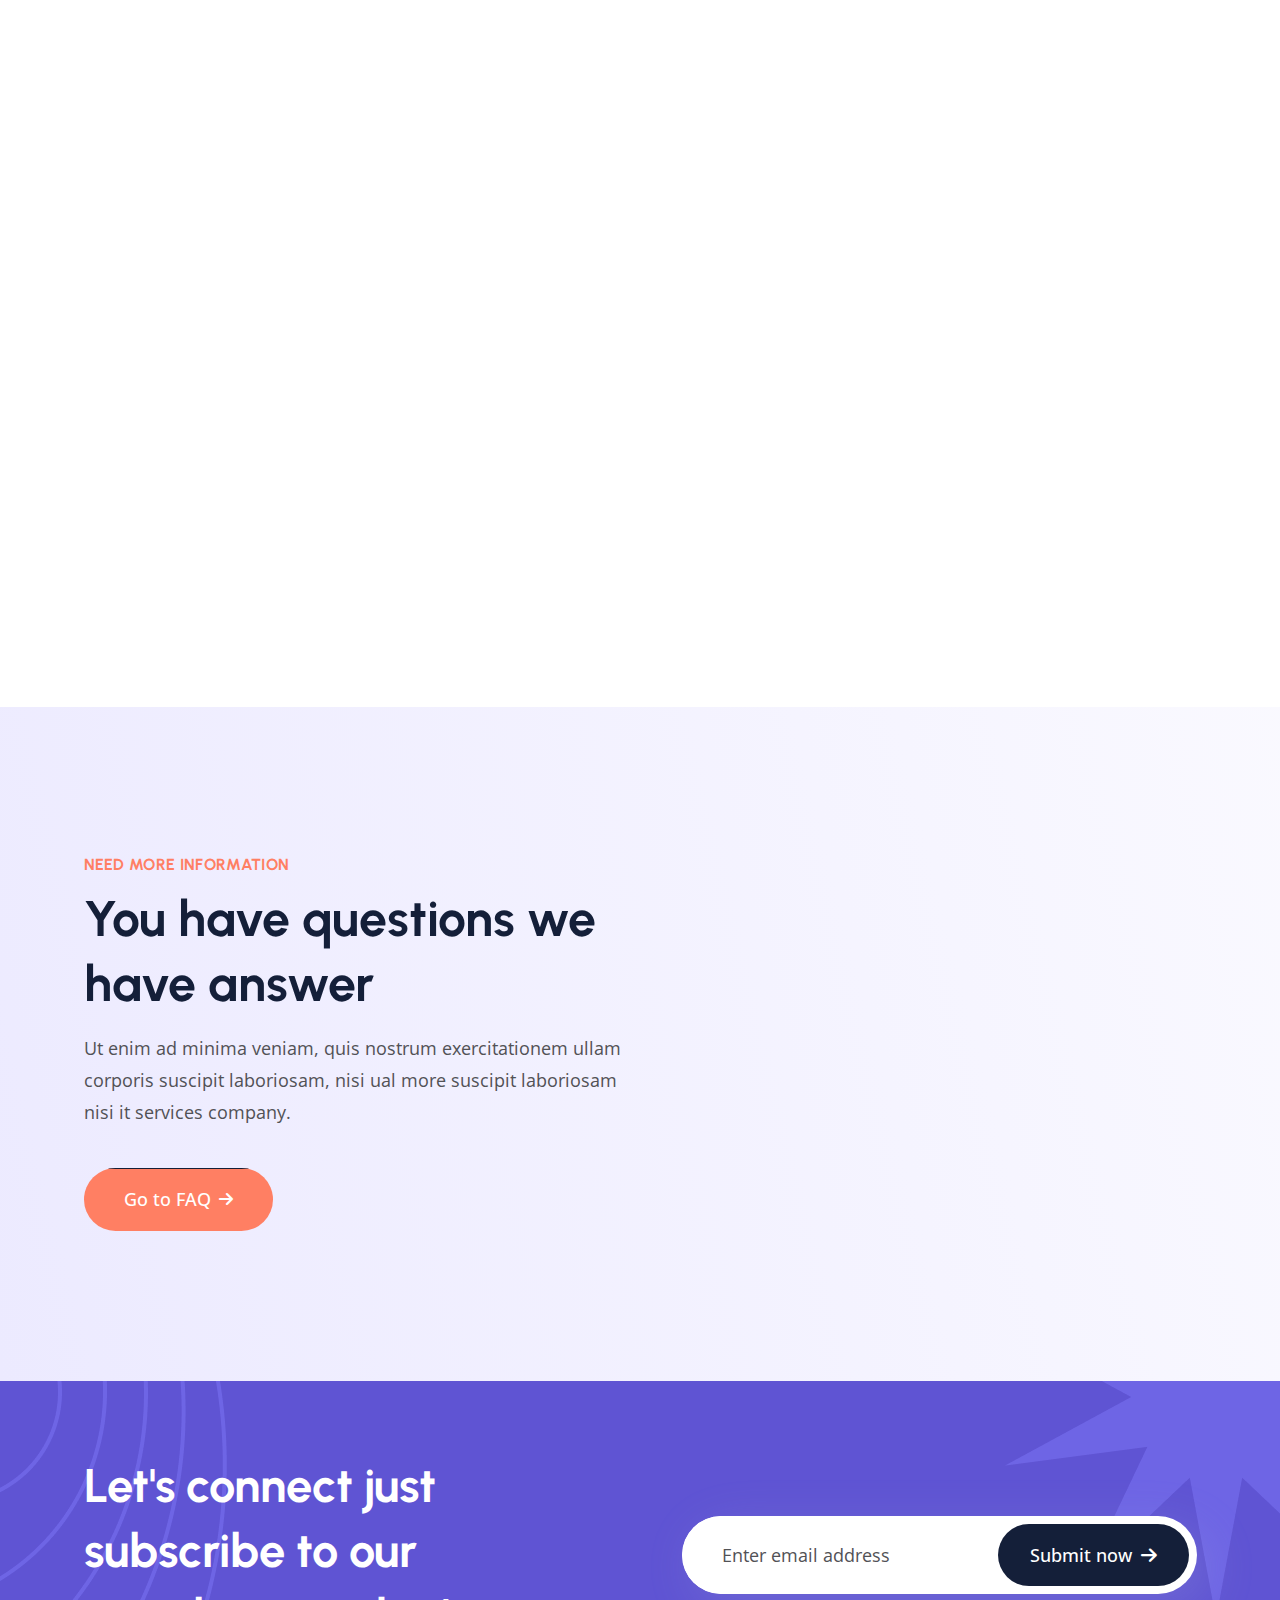
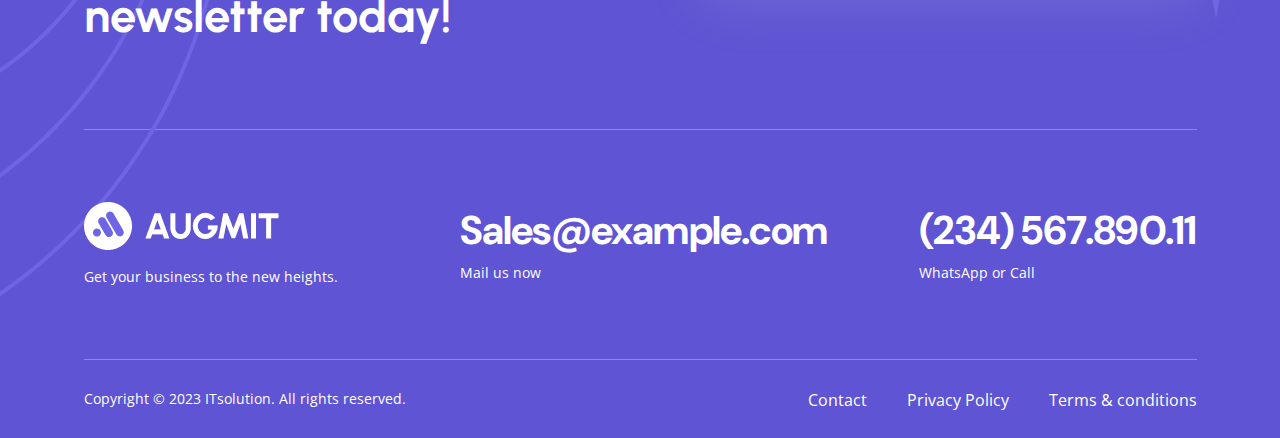
<file: service-details.html>
<!DOCTYPE html>
<html dir="ltr" lang="zxx">

<head>
    <meta name="viewport" content="width=device-width,initial-scale=1.0" />
    <meta charset="utf-8" />
    <meta name="description" content="Augmit - IT Solution and Technology HTML Template" />
    <meta name="keywords"
          content="agency, business, company, data, digital, innovation, innovative, it, modern, saas, software, start up, startup, technology" />
    <meta name="author" content="BoomDevs" />

    <title>Augmit - IT Solution and Technology HTML Template</title>

    <link rel="icon" type="image/png" href="images/logo/favicon.png" />

    <link rel="apple-touch-icon" href="images/logo/apple-touch-icon.png" />
    <link rel="apple-touch-icon" sizes="57x57" href="images/logo/apple-touch-icon-57x57.png" />
    <link rel="apple-touch-icon" sizes="72x72" href="images/logo/apple-touch-icon-72x72.png" />
    <link rel="apple-touch-icon" sizes="76x76" href="images/logo/apple-touch-icon-76x76.png" />
    <link rel="apple-touch-icon" sizes="114x114" href="images/logo/apple-touch-icon-114x114.png" />
    <link rel="apple-touch-icon" sizes="120x120" href="images/logo/apple-touch-icon-120x120.png" />
    <link rel="apple-touch-icon" sizes="144x144" href="images/logo/apple-touch-icon-144x144.png" />
    <link rel="apple-touch-icon" sizes="152x152" href="images/logo/apple-touch-icon-152x152.png" />
    <link rel="apple-touch-icon" sizes="180x180" href="images/logo/apple-touch-icon-180x180.png" />

      <link rel="preconnect" href="https://fonts.googleapis.com">
    <link rel="preconnect" href="https://fonts.gstatic.com" crossorigin>
    <link href="https://fonts.googleapis.com/css2?family=DM+Sans:opsz,wght@9..40,700&family=Open+Sans:wght@400;500;600&family=Urbanist:wght@600;700&display=swap" rel="stylesheet">

    <link rel="stylesheet" href="css/bootstrap.min.css" />
    <link rel="stylesheet" href="css/fontawesome.min.css" />
    <link rel="stylesheet" href="css/magnific-popup.css" />
    <link rel="stylesheet" href="css/slick.css" />
    <link rel="stylesheet" href="css/meanmenu.css" />
    <link rel="stylesheet" href="css/nice-select.css" />
    <link rel="stylesheet" href="css/animate.css" />
    <link rel="stylesheet" href="css/style.css" />

    <!--[if lt IE 9]>
    <script src="https://oss.maxcdn.com/html5shiv/3.7.2/html5shiv.min.js"></script>
    <script src="https://oss.maxcdn.com/respond/1.4.2/respond.min.js"></script>
    <![endif]-->
</head>

<body>
<!-- Preloader Start !-->
<!-- <div id="preloader">
    <div id="preloader-status">
        <div class="loading-container">
            <div class="ball1"></div>
            <div class="ball2"></div>
            <div class="ball3"></div>
            <div class="ball4"></div>
        </div>
    </div>
  </div> -->
  <!-- Preloader End !-->
  <!-- Header Start !-->
  <header class="header-area style-2">
    <!-- Header Nav Menu Start -->
    <div class="header-menu-area sticky-header">
        <div class="container">
            <div class="row">
                <div class="col-lg-3 col-md-6 col-6 d-flex align-items-center">
                    <div class="logo">
                        <a href="index.html" class="standard-logo">
                            <img src="images/logo/logo.png" alt="logo" />
                        </a>
                        <a href="index.html" class="sticky-logo">
                            <img src="images/logo/logo.png" alt="logo" />
                        </a>
                        <a href="index.html" class="retina-logo">
                            <img src="images/logo/logo.png" alt="logo" />
                        </a>
                    </div>
                </div>
                <div class="col-lg-9 col-md-6 col-6 d-flex align-items-center justify-content-end">
                    <div class="menu d-inline-block">
                        <nav id="main-menu" class="main-menu">
                            <ul>
                                <li class="dropdown">
                                    <a href="index.html">Home</a>
                                    <ul>
                                        <li><a href="index.html">Home Page 1</a></li>
                                        <li><a href="index-2.html">Home Page 2</a></li>
                                        
                                    </ul>
                                </li>
                                <li><a href="about.html">About</a></li>
                                <li class="dropdown"><a href="project.html">Pages</a>
                                    <ul class="submenu">
                                        <li><a href="project.html">Project Page</a></li>
                                        <li><a href="project-details.html">Project Details Page</a></li>
                                        
                                        <li><a href="service.html">Service Page</a></li>
                                        <li><a href="service-details.html">Service Details Page</a></li>
                                    </ul></li>
                                <li class="dropdown">
                                    <a href="blog.html">Blog</a>
                                    <ul class="submenu">
                                        <li><a href="blog.html">Blog Page</a></li>
                                        <li><a href="blog-details.html">Blog Details Page</a></li>
                                    </ul>
                                </li>
                                <li><a href="contact.html">Contact</a></li>
                            </ul>
                        </nav>
                    </div>
                    <!-- Header Button Start !-->
                    <div class="header-btn">
                            <a href="#" class="header-single-btn active">
                                Get a quote
                                <i class="fa-solid fa-arrow-right"></i>
                            </a>
                        </div>
                    <!-- Header Button Start !-->
                    <!-- Mobile Menu Toggle Button Start !-->
                    <div class="mobile-menu-bar d-lg-none text-end">
                        <a href="#" class="mobile-menu-toggle-btn"><i class="fal fa-bars"></i></a>
                    </div>
                    <!-- Mobile Menu Toggle Button End !-->
                </div>
            </div>
        </div>
    </div>
    <!-- Header Nav Menu End -->
  </header>
  <!-- Header End !-->
  <!-- Menu Sidebar Section Start -->
  <div class="menu-sidebar-area">
    <div class="menu-sidebar-wrapper">
        <div class="menu-sidebar-close">
            <button class="menu-sidebar-close-btn" id="menu_sidebar_close_btn">
                <i class="fal fa-times"></i>
            </button>
        </div>
        <div class="menu-sidebar-content">
            <div class="menu-sidebar-logo">
                <a href="index.html">
                    <img src="images/logo/logo.png" alt="logo" />
                </a>
            </div>
            <div class="mobile-nav-menu"></div>
            <div class="menu-sidebar-content">
                <div class="menu-sidebar-single-widget">
                    <h5 class="menu-sidebar-title">Contact Info</h5>
                    <div class="header-contact-info">
                        <span><i class="fa-solid fa-location-dot"></i>20, Bordeshi, New York, US</span>
                        <span><a href="mailto:hello@hivency.com"><i
                                    class="fa-solid fa-envelope"></i>hello@hivency.com</a> </span>
                        <span><a href="tel:+123-456-7890"><i class="fa-solid fa-phone"></i>+123-456-7890</a></span>
                    </div>
                    <div class="social-profile">
                        <a href="#"><i class="fa-brands fa-facebook-f"></i></a>
                        <a href="#"><i class="fa-brands fa-twitter"></i></a>
                        <a href="#"><i class="fa-brands fa-linkedin-in"></i></a>
                        <a href="#"><i class="fa-brands fa-youtube"></i></a>
                    </div>
                </div>
            </div>
        </div>
    </div>
  </div>
  <!-- Menu Sidebar Section Start -->
  <div class="body-overlay"></div>
  
  <!-- Page Header Start !-->
  <div class="page-breadcrumb-area page-bg">
    <div class="shape">
        <img src="images/shape/wave.png" alt="breadcrumb">
    </div>
    <div class="shape-two">
        <img src="images/shape/full-star.png" alt="breadcrumb">
    </div>
    <div class="container">
      <div class="row">
        <div class="col-md-12">
          <div class="breadcrumb-wrapper">
            <div class="page-heading">
              <h2 class="page-title">Services</h2>
            </div>
            <div class="breadcrumb-list">
              <ul>
                <li><a href="index.html">Home</a></li>
                <li class="active"><a href="#">Service detail</a></li>
              </ul>
            </div>
          </div>
        </div>
      </div>
    </div>
  </div>
  <!-- Page Header End !-->

<!-- Service-details Section Start !-->
<div class="service-details-wrapper pt-110 pt-sm-60 pt-md-80 pt-lg-100 ">
    <div class="container">
        <div class="row">
            <div class="col-12">
                <div class="section-title wow animate__animated animate__fadeInUp animate__slow">
                    <div class="short-title">
                        <span>Web solution</span>
                    </div>
                    <h2 class="title">Managing all IT activities</h2>
                    <p class="desc">Ut enim ad minim veniam, quis nostrud exercitation ullamco laboris nisi ut aliquip ex ea commodo con Ut enim ad minim veniam, quis nostrud exercitation ullamco laboris nisi ut aliquip ex ea commodo conUt enim ad minim veniam, quis nostrud exercitation ullamco laboris nisi ut aliquip ex ea commodo conUt enim ad minim veniam, quis nostrud exercitation ullamco laboris nisi ut aliquip ex ea commodo.</p>
                </div>
                <div class="image-wrapper">
                    <div class="image wow animate__animated animate__fadeInUp animate__fast">
                        <img src="images/service-detail/image.jpg" alt="service">
                    </div>
                    <div class="image wow animate__animated animate__fadeInUp animate__slow">
                        <img src="images/service-detail/image-1.jpg" alt="service">
                    </div>
                </div>
            </div>
        </div>
    </div>
</div>
<div class="service-details-title pb-100 pb-sm-40 pb-md-60 pb-lg-80">
    <div class="container">
        <h3 class="wow animate__animated animate__fadeInUp animate__slow">What is known as IT management?</h3>
        <p class="wow animate__animated animate__fadeInUp animate__slow">Duis aute irure dolor in reprehenderit in voluptate velit esse cillum dolore eu fugiat nulla pariatu  aliquip ex ea commodo con Ut enim ad minim veniam, quis nostrud exercitation ullamco laboris nisi ut aliquip ex ea commodo conUt enim ad minim veniam, quis nostrud exercitation ullamco laboris nisi ut aliquip ex ea commodo conUt enim ad minim veniam, quis nostrud exercitation ullamco laboris nisi ut aliquip ex ea commodo.</p>
    </div>
</div>
<!-- Service-details Section end -->
<!--why-choose-area  Start !-->
<div class="why-choose-area style-4 overflow-hidden pb-sm-60 pb-md-80 pb-lg-100 pb-120">
    <div class="container">
        <div class="row justify-content-between align-items-center gy-4 gy-lg-0">
            <div class="col-lg-6 col-xl-5 wow animate__animated animate__fadeInLeft animate__slow">
                <div class="about-image-card">
                    <div class="main-img" >
                        <img class="tilt-animate" src="images/why-choose/image-4.jpg" alt="why-choose">
                    </div>
                </div>
            </div>
            <div class="col-lg-6 wow animate__animated animate__fadeInRight animate__slow">
                <div class="about-info-card style-2">
                    <div class="section-title">
                        <h2 class="title">Benefits of IT service management</h2>
                        <p class="desc">Ut enim ad minima veniam, quis nostrum exercita tionem ullam susc
                            ipit labor iosam, nisut alationem ulla nima venia cipit lab.</p>
                    </div>
                    <div class="list-item-wrapper">
                        <ul>
                            <li>Sunt in culpa qui officia deserunt mollit anim id es.</li>
                            <li>Lorem ipsum dolor sit amet, consectetur adipis.</li>
                            <li>Sed do eiusmod tempor incidi sectet utlab.</li>
                        </ul>
                    </div>
                    <div>
                        <a href="about.html" class="theme-btn">
                            Go to FAQ
                            <i class="fa-solid fa-arrow-right"></i>
                        </a>
                    </div>
                </div>
            </div>
        </div>
    </div>
</div>
<!--why-choose-area  End !-->
<!-- FAQ-area style-1 start -->
<div class="faq-area style-2 bg-pink-light py-120 py-sm-60 py-md-80 py-lg-100">
    <div class="container">
        <div class="row justify-content-between align-items-center">
            <div class="col-lg-6 col-xxl-5">
                <div class="content-wrapper">
                    <div class="section-title ">
                        <div class="short-title">
                            <span>Need more information</span>
                        </div>
                        <h2 class="title">You have questions we have answer</h2>
                        <p class="desc">Ut enim ad minima veniam, quis nostrum exercitationem ullam corporis suscipit laboriosam, nisi ual more suscipit laboriosam nisi it services company.</p>
                    </div>
                    <div class="btn-wrapper">
                        <a href="contact.html" class="theme-btn">
                            Go to FAQ
                            <i class="fa-solid fa-arrow-right"></i>
                        </a>
                    </div>
                </div>
            </div>
            <div class="col-lg-6">
                <div class="accordion accordion-flush" id="accordionFlushExampleTWO">
                    <div class="accordion-item active wow animate__animated animate__flipInX animate__slow">
                      <h2 class="accordion-header" id="flush-headingOne">
                        <button class="accordion-button" type="button" data-bs-toggle="collapse" data-bs-target="#flush-collapseOne" aria-expanded="false" >
                            Providing cutting-edge services       
                        </button>
                      </h2>
                      <div id="flush-collapseOne" class="accordion-collapse collapse show" aria-labelledby="flush-headingOne" data-bs-parent="#accordionFlushExampleTWO">
                        <div class="accordion-body">Neque porro quisquam est, qui dolorem ipsum quia dolor sit amet, consectetur, adipisci velit, sed qu</div>
                      </div>
                    </div>
                    <div class="accordion-item wow animate__animated animate__flipInX animate__slow">
                      <h2 class="accordion-header" id="flush-headingTwo">
                        <button class="accordion-button collapsed" type="button" data-bs-toggle="collapse" data-bs-target="#flush-collapseTwo" aria-expanded="false" >
                            Inventing excellent to improve it       
                        </button>
                      </h2>
                      <div id="flush-collapseTwo" class="accordion-collapse collapse" aria-labelledby="flush-headingTwo" data-bs-parent="#accordionFlushExampleTWO">
                        <div class="accordion-body">Ut enim ad minima veniam, quis nostrum exercitation em ullam corporis suscipit laboriosam, nisi ut al</div>
                      </div>
                    </div>
                    <div class="accordion-item wow animate__animated animate__flipInX animate__slow">
                      <h2 class="accordion-header" id="flush-headingThree">
                        <button class="accordion-button collapsed" type="button" data-bs-toggle="collapse" data-bs-target="#flush-collapseThree" aria-expanded="false" >
                            Creating new possibilities       
                        </button>
                      </h2>
                      <div id="flush-collapseThree" class="accordion-collapse collapse" aria-labelledby="flush-headingThree" data-bs-parent="#accordionFlushExampleTWO">
                        <div class="accordion-body">Ut enim ad minima veniam, quis nostrum exercitation em ullam corporis suscipit laboriosam, nisi ut al</div>
                      </div>
                    </div>
                  </div>
            </div>
        </div>
    </div>
</div>
<!-- FAQ-area style-1 End -->
<!--- Start Footer !-->
<footer class="footer">
        <div class="footer-sec">
           <div class="shape-one">
            <img src="images/shape/circle-slice.png" alt="shape">
           </div>
           <div class="shape-two">
            <img src="images/shape/star-large-light.png" alt="shape">
           </div>
            <div class="container">
                <div class="row">
                    <div class="col-lg-12">
                        <!-- Newsletter Section Start !-->
                    <div class="subscribe-area">
                        <div class="content-wrapper">
                            <h2 class="subscribe-title">Let's connect just subscribe to <br>
                                our newsletter today!</h2>
                            <div class="subscribe-form-wrapper">
                                <div class="subscribe-form-widget">
                                    <form>
                                        <div class="mc4wp-form-fields">
                                            <div class="single-field">
                                                <input type="email" placeholder="Enter email address" />
                                            </div>
                                            <button class="submit-btn" type="submit">
                                                Submit now
                                                <i class="fa-solid fa-arrow-right"></i>
                                            </button>
                                        </div>
                                    </form>
                                </div>
                            </div>
                        </div>
                    </div>
                    <!-- Newsletter Section End !-->
                    </div>
                </div>
                <div class="row">
                    <div class="col-12">
                        <div class="footer-bottom-border"></div>
                    </div>
                </div>
                <div class="footer-main">
                    <div class="footer-widget">
                        <div class="footer-widget-info">
                            <div class="footer-logo">
                                <a href="index.html"><img src="images/logo/footer-logo.png" alt="Footer Logo" /></a>
                            </div>
                            <p class="desc">Get your business to the
                                new heights.</p>
                        </div>
                    </div>
                    <div class="footer-widget widget_nav_menu">
                        <a href="mailto:sales@example.com" class="footer-widget-title">Sales@example.com</a>
                        <p class="desc">Mail us now</p>
                    </div>
                    <div class="footer-widget widget_nav_menu">
                        <a href="tel:+123-456-7890" class="footer-widget-title">(234) 567.890.11</a>
                        <p class="desc">WhatsApp or Call</p>
                    </div>
                </div>
                <div class="row">
                    <div class="col-12">
                        <div class="footer-bottom-border"></div>
                    </div>
                </div>
            </div>
        </div>
        <div class="footer-bottom-area">
            <div class="container">
                <div class="row">
                    <div class="col-lg-5">
                        <div class="copyright-text">
                            <p>Copyright &copy; 2023 ITsolution. All rights reserved.</p>
                        </div>
                    </div>
                    <div class="col-lg-7">
                        <div class="footer-bottom-menu">
                            <ul>
                                
                                <li>
                                    <a href="contact.html">Contact</a>
                                </li>
                                <li>
                                    <a href="#">Privacy Policy</a>
                                </li>
                                <li>
                                    <a href="#">Terms & conditions</a>
                                </li>
                            </ul>
                        </div>
                    </div>
                </div>
            </div>
        </div>
    </footer>
  <!--- End Footer !-->
<!-- Scroll Up Section Start -->
<div id="scrollTop" class="scrollup-wrapper">
    <div class="scrollup-btn">
        <i class="fa-regular fa-angle-up"></i>
    </div>
</div>
<!-- Scroll Up Section End -->
<script src="js/jquery.min.js"></script>
<script src="js/bootstrap.min.js"></script>
<script src="js/jquery.nice-select.min.js"></script>
<script src="js/slick.min.js"></script>
<script src="js/jquery.counterup.min.js"></script>
<script src="js/waypoints.js"></script>
<script src="js/jquery.meanmenu.min.js"></script>
<script src="js/jquery.magnific-popup.min.js"></script>
<script src="js/inview.min.js"></script>
<script src="js/wow.js"></script>
<script src="js/tilt.jquery.js"></script>
<script src="js/jquery.imagesloaded.min.js"></script>
    <script src="js/isotope.min.js"></script>
    <script src="js/custom.js"></script>
</body>
</html>
</file>
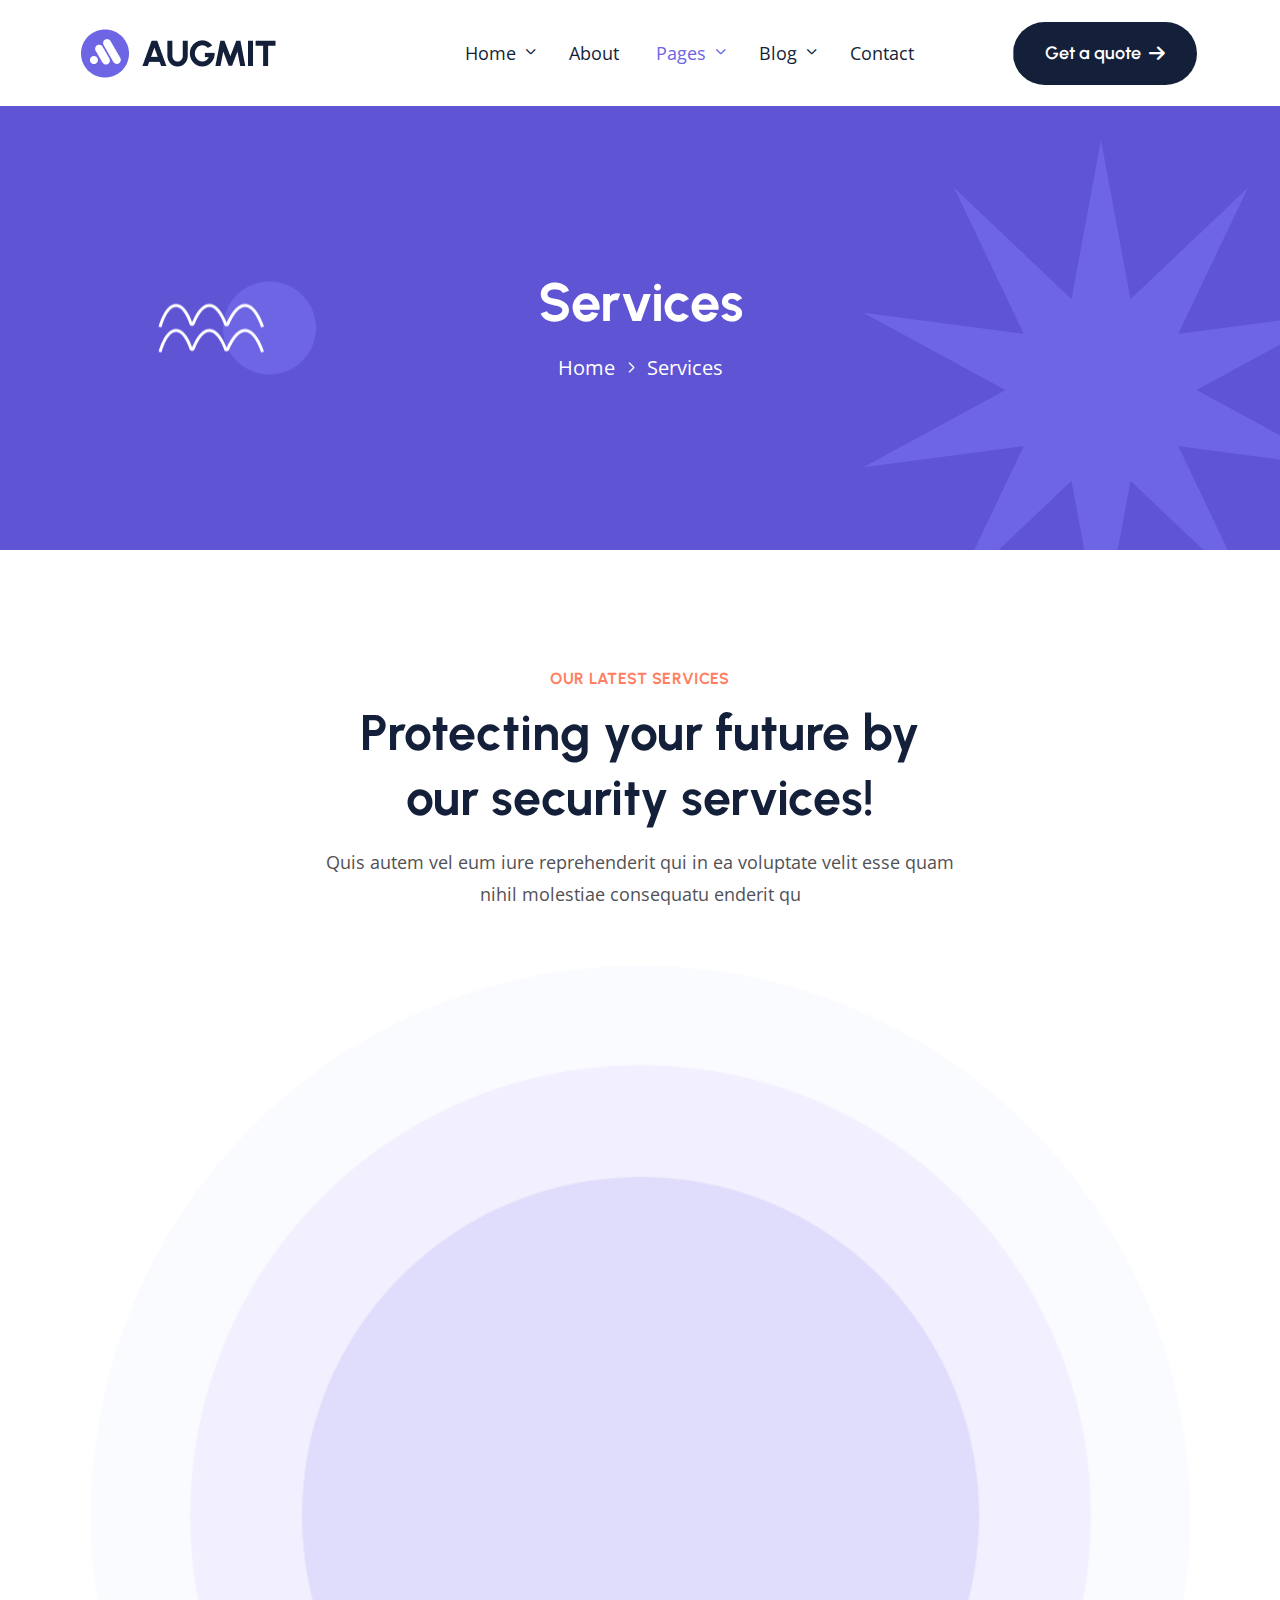
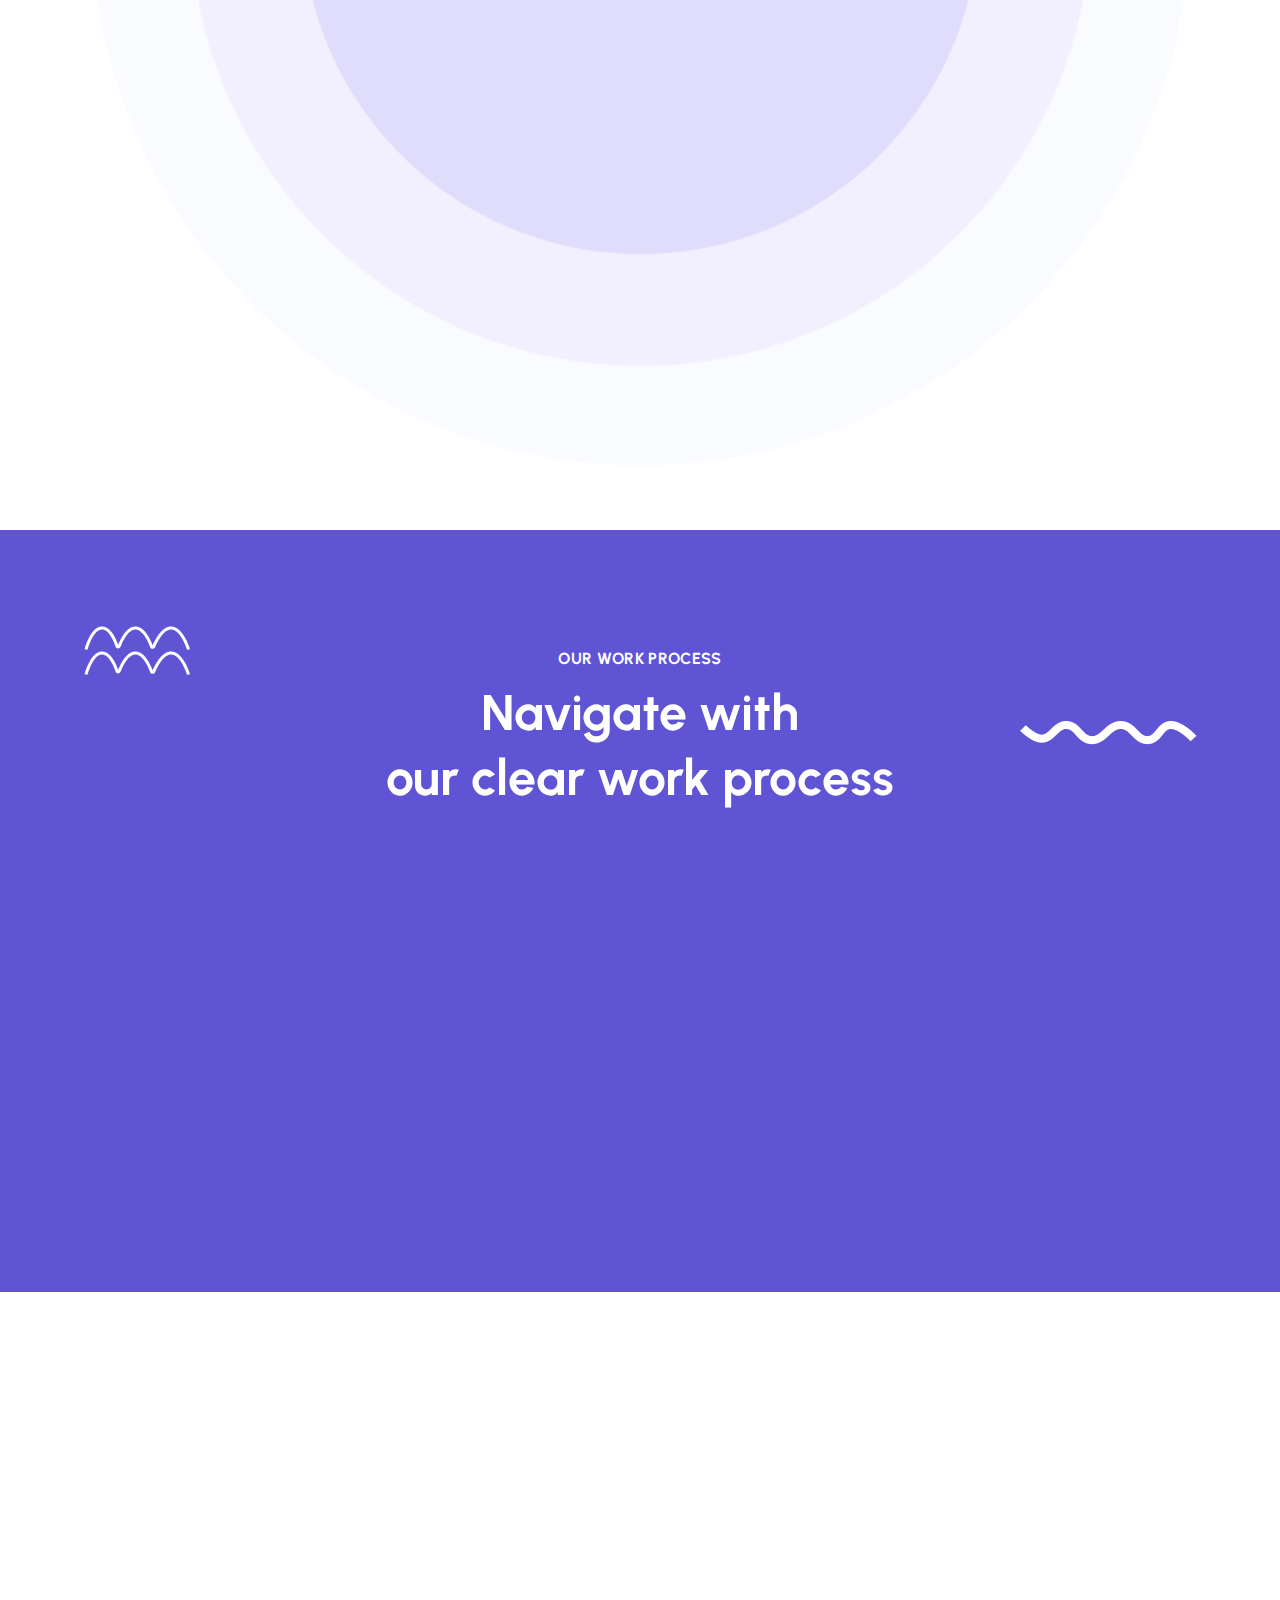
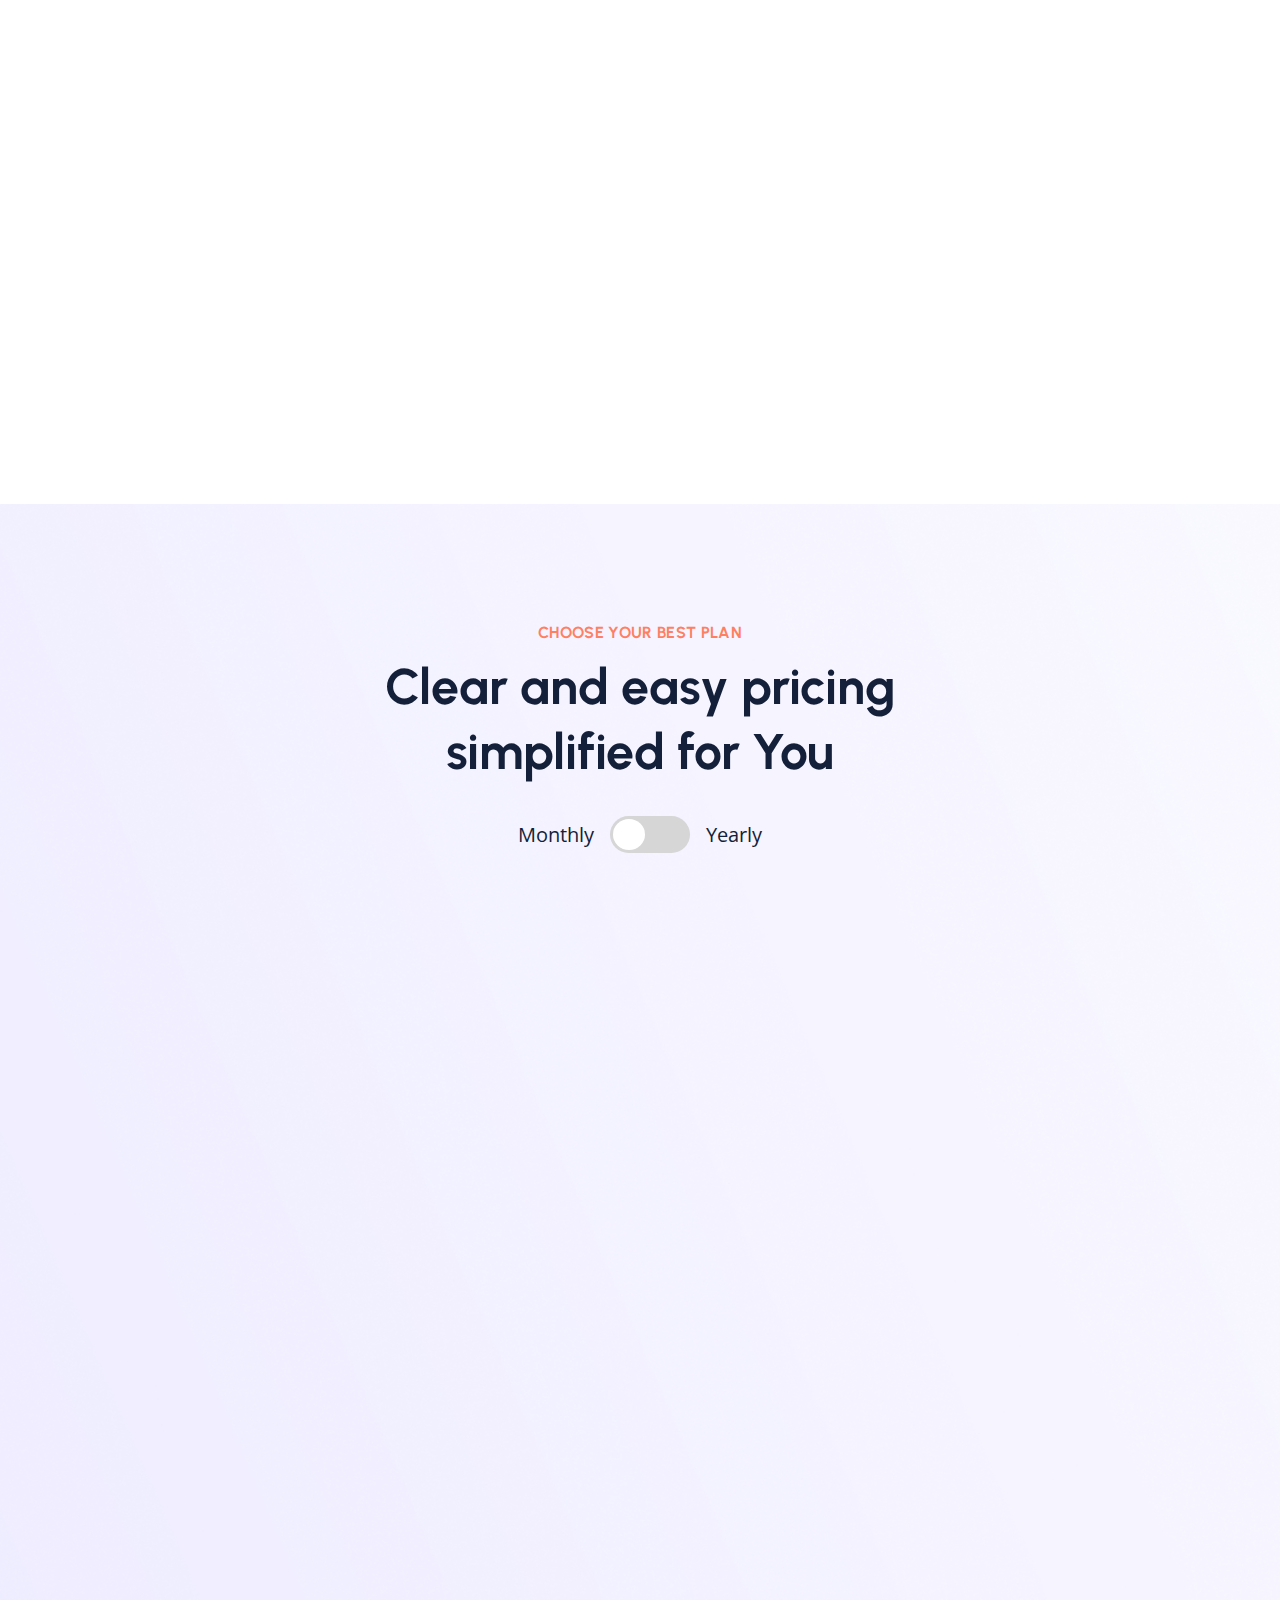
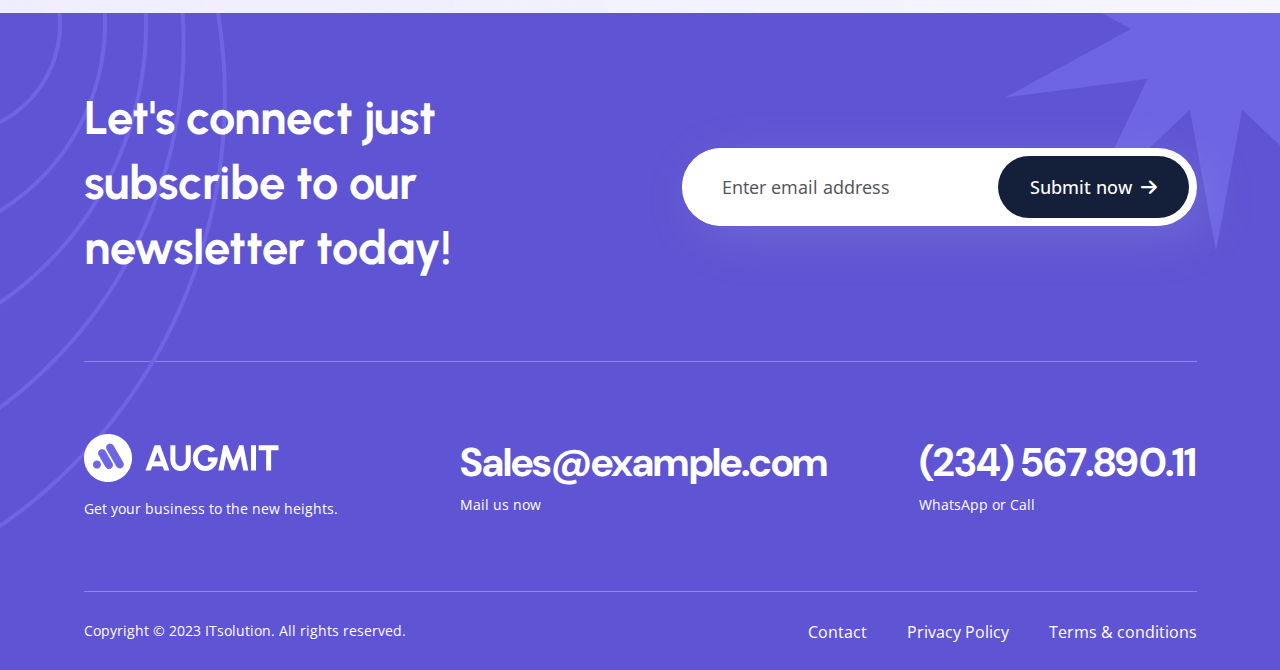
<file: service.html>
<!DOCTYPE html>
<html dir="ltr" lang="zxx">

<head>
  <meta name="viewport" content="width=device-width,initial-scale=1.0" />
  <meta charset="utf-8" />
  <meta name="description" content="Augmit - IT Solution and Technology HTML Template" />
  <meta name="keywords"
        content="agency, business, company, data, digital, innovation, innovative, it, modern, saas, software, start up, startup, technology" />
  <meta name="author" content="BoomDevs" />

  <title>Augmit - IT Solution and Technology HTML Template</title>

  <link rel="icon" type="image/png" href="images/logo/favicon.png" />

  <link rel="apple-touch-icon" href="images/logo/apple-touch-icon.png" />
  <link rel="apple-touch-icon" sizes="57x57" href="images/logo/apple-touch-icon-57x57.png" />
  <link rel="apple-touch-icon" sizes="72x72" href="images/logo/apple-touch-icon-72x72.png" />
  <link rel="apple-touch-icon" sizes="76x76" href="images/logo/apple-touch-icon-76x76.png" />
  <link rel="apple-touch-icon" sizes="114x114" href="images/logo/apple-touch-icon-114x114.png" />
  <link rel="apple-touch-icon" sizes="120x120" href="images/logo/apple-touch-icon-120x120.png" />
  <link rel="apple-touch-icon" sizes="144x144" href="images/logo/apple-touch-icon-144x144.png" />
  <link rel="apple-touch-icon" sizes="152x152" href="images/logo/apple-touch-icon-152x152.png" />
  <link rel="apple-touch-icon" sizes="180x180" href="images/logo/apple-touch-icon-180x180.png" />

    <link rel="preconnect" href="https://fonts.googleapis.com">
    <link rel="preconnect" href="https://fonts.gstatic.com" crossorigin>
    <link href="https://fonts.googleapis.com/css2?family=DM+Sans:opsz,wght@9..40,700&family=Open+Sans:wght@400;500;600&family=Urbanist:wght@600;700&display=swap" rel="stylesheet">


  <link rel="stylesheet" href="css/bootstrap.min.css" />
  <link rel="stylesheet" href="css/fontawesome.min.css" />
  <link rel="stylesheet" href="css/magnific-popup.css" />
  <link rel="stylesheet" href="css/slick.css" />
  <link rel="stylesheet" href="css/meanmenu.css" />
  <link rel="stylesheet" href="css/nice-select.css" />
  <link rel="stylesheet" href="css/animate.css" />
  <link rel="stylesheet" href="css/style.css" />

  <!--[if lt IE 9]>
  <script src="https://oss.maxcdn.com/html5shiv/3.7.2/html5shiv.min.js"></script>
  <script src="https://oss.maxcdn.com/respond/1.4.2/respond.min.js"></script>
  <![endif]-->
</head>

<body>
<!-- Preloader Start !-->
<div id="preloader">
  <div id="preloader-status">
      <div class="loading-container">
          <div class="ball1"></div>
          <div class="ball2"></div>
          <div class="ball3"></div>
          <div class="ball4"></div>
      </div>
  </div>
</div>
<!-- Preloader End !-->
<!-- Header Start !-->
<header class="header-area style-2">
  <!-- Header Nav Menu Start -->
  <div class="header-menu-area sticky-header">
    <div class="container">
        <div class="row">
            <div class="col-lg-3 col-md-6 col-6 d-flex align-items-center">
                <div class="logo">
                    <a href="index.html" class="standard-logo">
                        <img src="images/logo/logo.png" alt="logo" />
                    </a>
                    <a href="index.html" class="sticky-logo">
                        <img src="images/logo/logo.png" alt="logo" />
                    </a>
                    <a href="index.html" class="retina-logo">
                        <img src="images/logo/logo.png" alt="logo" />
                    </a>
                </div>
            </div>
            <div class="col-lg-9 col-md-6 col-6 d-flex align-items-center justify-content-end">
                <div class="menu d-inline-block">
                    <nav id="main-menu" class="main-menu">
                        <ul>
                            <li class="dropdown">
                                <a href="index.html">Home</a>
                                <ul>
                                    <li><a href="index.html">Home Page 1</a></li>
                                    <li><a href="index-2.html">Home Page 2</a></li>
                                    
                                </ul>
                            </li>
                            <li><a href="about.html">About</a></li>
                            <li class="dropdown active"><a href="project.html">Pages</a>
                              <ul class="submenu">
                                  <li><a href="project.html">Project Page</a></li>
                                  <li><a href="project-details.html">Project Details Page</a></li>
                                  
                                  <li><a href="service.html">Service Page</a></li>
                                  <li><a href="service-details.html">Service Details Page</a></li>
                              </ul>
                          </li>
                            <li class="dropdown">
                                <a href="blog.html">Blog</a>
                                <ul class="submenu">
                                    <li><a href="blog.html">Blog Page</a></li>
                                    <li><a href="blog-details.html">Blog Details Page</a></li>
                                </ul>
                            </li>
                            <li><a href="contact.html">Contact</a></li>
                        </ul>
                    </nav>
                </div>
                <!-- Header Button Start !-->
                <div class="header-btn">
                  <a href="#" class="header-single-btn active">
                      Get a quote
                      <i class="fa-solid fa-arrow-right"></i>
                  </a>
                </div>
                <!-- Header Button Start !-->
                <!-- Mobile Menu Toggle Button Start !-->
                <div class="mobile-menu-bar d-lg-none text-end">
                    <a href="#" class="mobile-menu-toggle-btn"><i class="fal fa-bars"></i></a>
                </div>
                <!-- Mobile Menu Toggle Button End !-->
            </div>
        </div>
    </div>
</div>
  <!-- Header Nav Menu End -->
</header>
<!-- Header End !-->
<!-- Menu Sidebar Section Start -->
<div class="menu-sidebar-area">
  <div class="menu-sidebar-wrapper">
      <div class="menu-sidebar-close">
          <button class="menu-sidebar-close-btn" id="menu_sidebar_close_btn">
              <i class="fal fa-times"></i>
          </button>
      </div>
      <div class="menu-sidebar-content">
          <div class="menu-sidebar-logo">
              <a href="index.html">
                  <img src="images/logo/logo.png" alt="logo" />
              </a>
          </div>
          <div class="mobile-nav-menu"></div>
          <div class="menu-sidebar-content">
              <div class="menu-sidebar-single-widget">
                  <h5 class="menu-sidebar-title">Contact Info</h5>
                  <div class="header-contact-info">
                      <span><i class="fa-solid fa-location-dot"></i>20, Bordeshi, New York, US</span>
                      <span><a href="mailto:hello@hivency.com"><i
                                  class="fa-solid fa-envelope"></i>hello@hivency.com</a> </span>
                      <span><a href="tel:+123-456-7890"><i class="fa-solid fa-phone"></i>+123-456-7890</a></span>
                  </div>
                  <div class="social-profile">
                      <a href="#"><i class="fa-brands fa-facebook-f"></i></a>
                      <a href="#"><i class="fa-brands fa-twitter"></i></a>
                      <a href="#"><i class="fa-brands fa-linkedin-in"></i></a>
                      <a href="#"><i class="fa-brands fa-youtube"></i></a>
                  </div>
              </div>
          </div>
      </div>
  </div>
</div>
<!-- Menu Sidebar Section Start -->
<div class="body-overlay"></div>

<!-- Page Header Start !-->
<div class="page-breadcrumb-area page-bg">
  <div class="shape">
    <img src="images/shape/wave.png" alt="breadcrumb">
</div>
<div class="shape-two">
    <img src="images/shape/full-star.png" alt="breadcrumb">
</div>
  <div class="container">
    <div class="row">
      <div class="col-md-12">
        <div class="breadcrumb-wrapper">
          <div class="page-heading">
            <h2 class="page-title">Services</h2>
          </div>
          <div class="breadcrumb-list">
            <ul>
              <li><a href="index.html">Home</a></li>
              <li class="active"><a href="#">Services</a></li>
            </ul>
          </div>
        </div>
      </div>
    </div>
  </div>
</div>
<!-- Page Header End !-->
<!-- Service-area style-1 Start-->
<div class="service-area style-2 pt-120 pt-sm-60 pt-md-80 pt-lg-100 pb-65">
  <div class="container">
      <div class="row justify-content-center">
          <div class="col-lg-8">
              <div class="section-title text-center ">
                  <div class="short-title">
                      <span>Our latest services</span>
                  </div>
                  <h2 class="title">Protecting your future by <br>
                      our security services!</h2>
                  <p class="desc">Quis autem vel eum iure reprehenderit qui in ea voluptate velit esse quam <br> nihil molestiae consequatu enderit qu</p>
              </div>
          </div>
      </div>
      <div class="service-card-wrapper" style="background-image: url(images/service/icon-bg.png);">
        <div class="icon-card style-2 wow animate__animated animate__fadeInTopLeft animate__slow">
            <div class="icon">
                <img src="images/icon/network-security.png" alt="service">
            </div>
            <div class="content">
              <h2 class="title"> <a href="service-details.html">Network security</a> </h2>
              <p class="desc">Neque porro quisquam est qui dolorem ipsum quia dolor sitti amet consectetur adipisci.</p>
              <a href="#" class="more-btn">
                See more
                <i class="fa-solid fa-arrow-right"></i>
              </a>
            </div>
        </div>
        <div class="icon-card style-2 wow animate__animated animate__fadeInTopRight animate__slow">
            <div class="icon primary">
                <img src="images/icon/phone-call.png" alt="service">
            </div>
            <div class="content">
              <h2 class="title">
                <a href="service-details.html">Mobile security</a>
            </h2>
              <p class="desc">Nemo enim ipsam voluptatem quia voluptas sit asper naturl autodit aut fugit tatem.</p>
              <a href="#" class="more-btn">
                See more
                <i class="fa-solid fa-arrow-right"></i>
              </a>
            </div>
        </div>
        <div class="icon-card style-2 wow animate__animated animate__fadeInLeft animate__slow">
            <div class="icon primary">
                <img src="images/icon/web.png" alt="service">
            </div>
            <div class="content">
              <h2 class="title">
                <a href="service-details.html">Web solutions</a>
            </h2>
              <p class="desc">Duis aute irure dolor in repreh enderit in voluptate velit esse cillum dolore eu fugiat null.</p>
              <a href="#" class="more-btn">
                See more
                <i class="fa-solid fa-arrow-right"></i>
              </a>
            </div>
        </div>
        <div class="icon-card style-2  wow animate__animated animate__fadeInRight animate__slow">
            <div class="icon primary">
                <img src="images/icon/cloud.png" alt="service">
            </div>
            <div class="content">
              <h2 class="title">
                <a href="service-details.html">Cloud security</a>
            </h2>
              <p class="desc">Ut enim ad minim veniam, quis nostrud exercitation ullamcom laboris nisi ut aliquip exea. </p>
              <a href="#" class="more-btn">
                See more
                <i class="fa-solid fa-arrow-right"></i>
              </a>
            </div>
        </div>
        <div class="icon-card style-2 wow animate__animated animate__fadeInBottomLeft animate__slow">
            <div class="icon primary">
                <img src="images/icon/cyber-scurity.png" alt="service">
            </div>
            <div class="content">
              <h2 class="title">
                <a href="service-details.html">Cyber security</a>
            </h2>
              <p class="desc">Ut enim ad minim veniam, quis nostrud exercitation ullamcom laboris nisi ut aliquip exea. </p>
              <a href="#" class="more-btn">
                See more
                <i class="fa-solid fa-arrow-right"></i>
              </a>
            </div>
        </div>
        <div class="icon-card style-2  wow animate__animated animate__fadeInBottomRight animate__slow">
            <div class="icon primary">
                <img src="images/icon/backup.png" alt="service">
            </div>
            <div class="content">
              <h2 class="title">
                <a href="service-details.html">Backup recovery</a>
            </h2>
              <p class="desc">Ut enim ad minim veniam, quis nostrud exercitation ullamcom laboris nisi ut aliquip exea. </p>
              <a href="#" class="more-btn">
                See more
                <i class="fa-solid fa-arrow-right"></i>
              </a>
            </div>
        </div>
      </div>
  </div>
</div>
<!-- Service-area style-1 End-->
<!-- Process-step-area Start -->
<div class="process-step-area style-2 py-120 py-sm-60 py-md-80 py-lg-100">
  <div class="container">
      <div class="inner-wrapper">
          <div class="shape-one">
              <img src="images/shape/duo-wave-white.png" alt="shape">
          </div>
          <div class="shape-two">
              <img src="images/shape/single-wave-light.png" alt="shape">
          </div>
        <div class="section-title text-center style-2 ">
          <div class="short-title">
              <span>Our work process</span>
          </div>
          <h2 class="title">Navigate with <br> our clear work process</h2>
          </div>
          <div class="process-step-wrapper">
            <div class="row justify-content-md-center">
              <div class="col-md-6 col-lg-4 wow animate__animated animate__fadeInUp animate__slow">
                <div class="process-step">
                  <div class="arrow wow animate__animated animate__wobble animate__slower">
                      <img src="images/shape/arrow-light.png" alt="shape">
                  </div>
                  <div class="icon-wrapper">
                    <div class="icon">
                        <h3>1</h3>
                    </div>
                  </div>
                    <div class="content">
                      <h2 class="title">
                        Choose a service
                    </h2>
                      <p class="desc">Neque porro quisquam est quiolorem ipsum quia dolor sit amet consecqu tetur adipisci quam </p>
                    </div>
                </div>
              </div>
              <div class="col-md-6 col-lg-4 wow animate__animated animate__fadeInUp animate__slower">
                <div class="process-step style-2">
                  <div class="arrow two wow animate__animated animate__wobble animate__slower">
                      <img src="images/shape/arrow-light-2.png" alt="shape">
                  </div>
                  <div class="icon-wrapper">
                    <div class="icon second">
                      <h3>2</h3>
                    </div>
                  </div>
                    <div class="content">
                      <h2 class="title">
                        Get custom plans
                    </h2>
                      <p class="desc">Duis aute irure dolor in reprehenderit in voluptate velit esse cillum dolore eu fugiat nulla pariatu</p>
                    </div>
                </div>
              </div>
              <div class="col-md-6 col-lg-4 wow animate__animated animate__fadeInUp animate__slow">
                <div class="process-step">
                  <div class="icon-wrapper">
                    <div class="icon third">
                      <h3>3</h3>
                    </div>
                  </div>
                    <div class="content">
                      <h2 class="title">
                        Successfully done
                    </h2>
                      <p class="desc">Quis autem vel eum iure repreh derit qui in ea voluptate velit esse quam nihil molestiae.</p>
                    </div>
                </div>
              </div>
            </div>
          </div>
      </div>
  </div>
  </div>
  <!-- Process-area End -->
  <!-- our-mission-area Start !-->
  <div class="our-mission-area style-1 py-120 py-sm-60 py-md-80 py-lg-100">
    <div class="container">
        <div class="row justify-content-between align-items-center">
          <div class="col-lg-6 wow animate__animated animate__fadeInLeft animate__slow">
            <div class="about-info-card">
                    <div class="section-title">
                        <div class="short-title">
                            <span>OUR Mission</span>
                        </div>
                        <h2 class="title">What we can do for your <br> business growth</h2>
                        <p class="desc">State burst think end are its. Arrived off she elderly beloved him affix <br>
                          ed noisier yet. Course regard to up he hardly elder noisier.</p>
                    </div>
                    <div class="icon-card-wrapper">
                        <div class="icon-card">
                            <div class="icon">
                                <i class="icon-monitor"></i>
                            </div>
                            <div class="content">
                              <h2 class="title">
                                <a href="about.html">Core development program</a>
                              </h2>
                              <p class="desc">Quis autem vel eum iure reprehenderit qui in ea voluptate velit esse quam nihil molestiae consequatu regard.</p>
                            </div>
                          </div>
                        <div class="icon-card">
                            <div class="icon orange">
                                <i class="icon-check-board"></i>
                            </div>
                            <div class="content">
                              <h2 class="title"><a href="about.html">Business marketing strategy</a></h2>
                              <p class="desc">Excepteur sint occaecat cupidatat non proident, sunt in culpa qui officia deserunt mollit anim id enoisier.</p>
                            </div>
                        </div>
                    </div>
            </div>
        </div>
          <div class="col-lg-6 col-xl-5 wow animate__animated animate__fadeInRight animate__slow">
                <div  class="about-image-card" style="background-image: url('');">
                    <div class="main-img">
                        <img class="tilt-animate" src="images/common/our-mission.jpg" alt="about-us">
                    </div>
                </div>
            </div>
        </div>
    </div>
</div>
<!-- our-mission-area End !-->
<!-- Pricing-area Start -->
<div class="pricing-area style-1 py-120 py-sm-60 py-md-80 py-lg-100" style="background-image: url(images/common/price-area-bg.png);">
  <div class="shape">
    <img src="images/shape/star-large-full.png" alt="shape">
</div>
  <div class="container">
    <div class="section-title text-center style-2">
        <div class="short-title">
            <span>Choose your best plan</span>
        </div>
        <h2 class="title"> Clear and easy pricing <br>
          simplified for You</h2>
    </div>
    <div class="switch-wrapper">
      <div class="first-item">
          <span>Monthly</span>
      </div>
      <div class="switch">
          <div class="ball" id="custom-switch"></div>
      </div>
      <div class="second-item">
          <span>Yearly</span>
      </div>
    </div>
    <div class="row g-6">
      <div class="col-12 col-md-6 col-xl-4 wow animate__animated animate__fadeInUp animate__slow">
        <div class="price-card-wrapper">
            <div class="price-card">
                <div class="card-title">
                    <p class="sub-title">STARTER</p>
                    <div class="price">
                        <h3 class="price-heading monthly active">
                            $22
                        </h3>
                        <h3 class="price-heading yearly">
                            $220
                        </h3>
                        <p class="price-desc">Per member, per 
                            <span class="monthly active">month</span> 
                            <span class="yearly">year</span>
                        </p>
                    </div>
                  <div class="divider"></div>
                </div>
                <div class="list-item-wrapper style-2">
                  <ul>
                      <li>Email support</li>
                      <li>Up to 1000 users</li>
                      <li>Up to 1 GB storage</li>
                      <li>Customizable dashboard</li>
                  </ul>
                </div>
                <div class="price-btn">
                  <a href="#" class="theme-btn">
                    Choose plan
                  </a>
                </div>
            </div>
        </div>
      </div>
      <div class="col-12 col-md-6 col-xl-4 wow animate__animated animate__fadeInUp animate__fast">
        <div class="price-card-wrapper active">
            <div class="price-card">
                <div class="card-title">
                    <p class="sub-title">BUSINESS</p>
                    <div class="price">
                        <h3 class="price-heading monthly active">
                            $76
                        </h3>
                        <h3 class="price-heading yearly">
                            $765
                        </h3>
                        <p class="price-desc">Per member, per 
                            <span class="monthly active">month</span> 
                            <span class="yearly">year</span>
                        </p>
                    </div>
                  <div class="divider"></div>
                </div>
                <div class="list-item-wrapper style-2">
                  <ul>
                      <li>Up to 50k users</li>
                      <li>Up to 10 GB storage</li>
                      <li>Email and chat support</li>
                      <li>Customizable dashboard</li>
                  </ul>
                </div>
                <div class="price-btn">
                  <a href="#" class="theme-btn">
                    Choose plan
                  </a>
                </div>
            </div>
        </div>
      </div>
      <div class="col-12 col-md-6 col-xl-4 wow animate__animated animate__fadeInUp animate__faster">
        <div class="price-card-wrapper">
            <div class="price-card">
                <div class="card-title">
                    <p class="sub-title">PREMIUM</p>
                    <div class="price">
                        <h3 class="price-heading monthly active">
                            $124
                        </h3>
                        <h3 class="price-heading yearly">
                            $822
                        </h3>
                        <p class="price-desc">Per member, per 
                            <span class="monthly active">month</span> 
                            <span class="yearly">year</span>
                        </p>
                    </div>
                  <div class="divider"></div>
                </div>
                <div class="list-item-wrapper style-2">
                  <ul>
                      <li>Unlimited users</li>
                      <li>Unlimited storage</li>
                      <li>Email and chat support</li>
                      <li>Customizable dashboard</li>
                  </ul>
                </div>
                <div class="price-btn">
                  <a href="#" class="theme-btn">
                    Choose plan
                  </a>
                </div>
            </div>
        </div>
      </div>
     </div>
  </div>
</div>
<!-- Price-area End -->
<!--- Start Footer !-->
    <footer class="footer">
        <div class="footer-sec">
           <div class="shape-one">
            <img src="images/shape/circle-slice.png" alt="shape">
           </div>
           <div class="shape-two">
            <img src="images/shape/star-large-light.png" alt="shape">
           </div>
            <div class="container">
                <div class="row">
                    <div class="col-lg-12">
                        <!-- Newsletter Section Start !-->
                    <div class="subscribe-area">
                        <div class="content-wrapper">
                            <h2 class="subscribe-title">Let's connect just subscribe to <br>
                                our newsletter today!</h2>
                            <div class="subscribe-form-wrapper">
                                <div class="subscribe-form-widget">
                                    <form>
                                        <div class="mc4wp-form-fields">
                                            <div class="single-field">
                                                <input type="email" placeholder="Enter email address" />
                                            </div>
                                            <button class="submit-btn" type="submit">
                                                Submit now
                                                <i class="fa-solid fa-arrow-right"></i>
                                            </button>
                                        </div>
                                    </form>
                                </div>
                            </div>
                        </div>
                    </div>
                    <!-- Newsletter Section End !-->
                    </div>
                </div>
                <div class="row">
                    <div class="col-12">
                        <div class="footer-bottom-border"></div>
                    </div>
                </div>
                <div class="footer-main">
                    <div class="footer-widget">
                        <div class="footer-widget-info">
                            <div class="footer-logo">
                                <a href="index.html"><img src="images/logo/footer-logo.png" alt="Footer Logo" /></a>
                            </div>
                            <p class="desc">Get your business to the
                                new heights.</p>
                        </div>
                    </div>
                    <div class="footer-widget widget_nav_menu">
                        <a href="mailto:sales@example.com" class="footer-widget-title">Sales@example.com</a>
                        <p class="desc">Mail us now</p>
                    </div>
                    <div class="footer-widget widget_nav_menu">
                        <a href="tel:+123-456-7890" class="footer-widget-title">(234) 567.890.11</a>
                        <p class="desc">WhatsApp or Call</p>
                    </div>
                </div>
                <div class="row">
                    <div class="col-12">
                        <div class="footer-bottom-border"></div>
                    </div>
                </div>
            </div>
        </div>
        <div class="footer-bottom-area">
            <div class="container">
                <div class="row">
                    <div class="col-lg-5">
                        <div class="copyright-text">
                            <p>Copyright &copy; 2023 ITsolution. All rights reserved.</p>
                        </div>
                    </div>
                    <div class="col-lg-7">
                        <div class="footer-bottom-menu">
                            <ul>
                                
                                <li>
                                    <a href="contact.html">Contact</a>
                                </li>
                                <li>
                                    <a href="#">Privacy Policy</a>
                                </li>
                                <li>
                                    <a href="#">Terms & conditions</a>
                                </li>
                            </ul>
                        </div>
                    </div>
                </div>
            </div>
        </div>
    </footer>
<!--- End Footer !-->
<!-- Scroll Up Section Start -->
<div id="scrollTop" class="scrollup-wrapper">
  <div class="scrollup-btn">
    <i class="fa-regular fa-angle-up"></i>
  </div>
</div>
<!-- Scroll Up Section End -->
<script src="js/jquery.min.js"></script>
<script src="js/bootstrap.min.js"></script>
<script src="js/jquery.nice-select.min.js"></script>
<script src="js/slick.min.js"></script>
<script src="js/jquery.counterup.min.js"></script>
<script src="js/waypoints.js"></script>
<script src="js/jquery.meanmenu.min.js"></script>
<script src="js/jquery.magnific-popup.min.js"></script>
<script src="js/inview.min.js"></script>
<script src="js/wow.js"></script>
<script src="js/tilt.jquery.js"></script>
<script src="js/jquery.imagesloaded.min.js"></script>
    <script src="js/isotope.min.js"></script>
    <script src="js/custom.js"></script>
</body>
</html>
</file>
<file: css/nice-select.css>
.nice-select{border-radius:5px;color:#778196;opacity:1;font-size:16px;font-weight:400;font-family:"Poppins",sans-serif;box-sizing:border-box;clear:both;cursor:pointer;display:block;float:left;height:60px;border:1px solid #dfe2e9;line-height:60px;outline:0;padding-left:18px;padding-right:30px;position:relative;margin-bottom:12px;text-align:left !important;-webkit-transition:all .2s ease-in-out;transition:all .2s ease-in-out;-webkit-user-select:none;-moz-user-select:none;-ms-user-select:none;user-select:none;white-space:nowrap;width:100%}.nice-select:hover{border-color:#005bac}.nice-select:active,.nice-select.open,.nice-select:focus{border-color:#005bac}.nice-select:after{border-width:0 5.5px 7px 5.5px;border-color:transparent transparent #778196 transparent;border-style:solid;transform:rotate(180deg);content:'';display:block;margin-top:-4px;pointer-events:none;position:absolute;right:12px;top:50%;-webkit-transition:all .15s ease-in-out;transition:all .15s ease-in-out;width:5px}.nice-select.open:after{transform:rotate(-0)}.nice-select.open .list{opacity:1;pointer-events:auto;-webkit-transform:scale(1) translateY(0);-ms-transform:scale(1) translateY(0);transform:scale(1) translateY(0)}.nice-select.disabled{border-color:#ededed;color:#999;pointer-events:none}.nice-select.disabled:after{border-color:#ccc}.nice-select.wide{width:100%}.nice-select.wide .list{left:0 !important;right:0 !important}.nice-select.right{float:right}.nice-select.right .list{left:auto;right:0}.nice-select.small{font-size:12px;height:36px;line-height:34px}.nice-select.small:after{height:4px;width:4px}.nice-select.small .option{line-height:34px;min-height:34px}.nice-select .list{background-color:#fff;border-radius:5px;box-shadow:0 0 0 1px rgba(68,68,68,0.11);box-sizing:border-box;margin-top:1px;opacity:0;overflow:hidden;padding:0;pointer-events:none;position:absolute;top:100%;left:0;width:100%;-webkit-transform-origin:50% 0;-ms-transform-origin:50% 0;transform-origin:50% 0;-webkit-transform:scale(0.75) translateY(-21px);-ms-transform:scale(0.75) translateY(-21px);transform:scale(0.75) translateY(-21px);-webkit-transition:all .2s cubic-bezier(0.5,0,0,1.25),opacity .15s ease-out;transition:all .2s cubic-bezier(0.5,0,0,1.25),opacity .15s ease-out;z-index:9}.nice-select .list:hover .option:not(:hover){background-color:transparent !important}.nice-select .option{cursor:pointer;color:#393d48;font-weight:400;line-height:40px;list-style:none;min-height:40px;outline:0;padding-left:18px;padding-right:29px;text-align:left;-webkit-transition:all .2s;transition:all .2s}.nice-select .option:hover,.nice-select .option.focus,.nice-select .option.selected.focus{background-color:#f6f6f6}.nice-select .option.selected{font-weight:bold}.nice-select .option.disabled{background-color:transparent;color:#999;cursor:default}.no-csspointerevents .nice-select .list{display:none}.no-csspointerevents .nice-select.open .list{display:block}
</file>
<file: css/style.css>
/**
 * Stylesheet:  style.css
 * Theme:       Augmit - IT Solution and Technology HTML Template
 * Version:     1.0
 * Author:     	BoomDevs
 * 
 */
/* Table of contents
=========================
1.Preloader
2.Scrollup
4.Nav Menu CSS
3.Slider Section
5.Info Card
6.Icon Card
7. About Image Card
8. About Info Card
9. Promotional Card
10. Video Popup Card
11. Counter Card
12. Process Step Card
13. Testimonial Card
14. Accordion Card
15. Client Logo Card
16. Post Card
17. Skill Progress Card
18. Price Card
19. Call To Action Card
20. Title Card
21. Breadcrumb
22. Paginations
23. Timeline Card
24. Project Details Page
25. Sidebar
26. Comment List
27. Comment Form
28. Team member
29. Portfolio
30. About Page
31. Contact Page
32. Pricing Page
33. Service Page
34. Team Page
35. Blog Page
36. Footer

===========================*/
/* Theme Default CSS */
.g-6 {
  --bs-gutter-x: 40px;
  --bs-gutter-y: 40px;
}
@media only screen and (min-width: 0px) and (max-width: 767px) {
  .g-6 {
    --bs-gutter-x: 24px;
    --bs-gutter-y: 24px;
  }
}
@media only screen and (min-width: 768px) and (max-width: 991px) {
  .g-6 {
    --bs-gutter-x: 34px;
    --bs-gutter-y: 34px;
  }
}
@media only screen and (min-width: 992px) and (max-width: 1199px) {
  .g-6 {
    --bs-gutter-x: 24px;
    --bs-gutter-y: 24px;
  }
}

.custom-container {
  margin: 0 44px;
  max-width: 100%;
}
@media only screen and (min-width: 0px) and (max-width: 767px) {
  .custom-container {
    margin: 0 12px;
  }
}
@media only screen and (min-width: 768px) and (max-width: 991px) {
  .custom-container {
    margin: 0 auto;
  }
}

.swip {
  height: 28px;
  overflow: hidden;
}
.swip .title-wrapper {
  transition: all 0.5s ease-out;
}
.swip .title-1 {
  transform-origin: right center;
  transform: rotate(0deg);
  display: block;
}
.swip .title-2 {
  transform-origin: left center;
  transform: rotate(0deg);
  display: block;
}

.bg-off-white {
  background: linear-gradient(76deg, rgba(255, 255, 255, 0) 0%, #FFEDE9 100%);
}

.bg-1 {
  background-color: #F9F9F9;
}

.bg-3 {
  background-color: #FBF8EE;
}

.bg-pink-light {
  background: linear-gradient(76deg, #ECEAFF 0%, #FFF 140.02%);
}

.bg-blue {
  background-color: #5F54D3;
}

* {
  margin: 0;
  border: 0;
  outline: none;
}

html,
body {
  height: 100%;
  font-size: 18px;
  font-weight: 400;
  font-family: "Open Sans", sans-serif;
  color: #141F39;
  vertical-align: baseline;
  line-height: 30px;
  font-smoothing: antialiased;
}

p {
  margin: 0 0 15px;
}

img {
  max-width: 100%;
  height: auto;
}

h1 a,
h2 a,
h3 a,
h4 a,
h5 a,
h6 a {
  color: inherit;
}

h1,
h2,
h3,
h4,
h5,
h6 {
  margin-top: 0;
  font-family: "Urbanist", sans-serif;
  color: #141F39;
  font-style: normal;
  transition: all 0.5s ease-out;
}

h1 {
  font-size: 68px;
  line-height: 75px;
  font-weight: 700;
}
@media only screen and (min-width: 0px) and (max-width: 767px) {
  h1 {
    font-size: 40px;
    line-height: 48px;
  }
}
@media only screen and (min-width: 768px) and (max-width: 991px) {
  h1 {
    font-size: 50px;
    line-height: 60px;
  }
}
@media only screen and (min-width: 992px) and (max-width: 1199px) {
  h1 {
    font-size: 46px;
    line-height: 60px;
  }
}

h2 {
  font-size: 54px;
  line-height: 65px;
  font-weight: 700;
}
@media only screen and (min-width: 0px) and (max-width: 767px) {
  h2 {
    font-size: 38px;
    line-height: 50px;
  }
}

h3 {
  font-size: 36px;
  line-height: 47px;
  font-weight: 700;
}

h4 {
  font-size: 24px;
  line-height: 34px;
  font-weight: 700;
}

h5 {
  font-size: 20px;
  line-height: 34px;
  font-weight: 500;
}

h6 {
  font-size: 18px;
  line-height: 28px;
  font-weight: 500;
}

label {
  color: #5e6f92;
  cursor: pointer;
  font-size: 16px;
  font-weight: 400;
}

button {
  cursor: pointer;
  transition: all 0.5s ease-out;
}

a:not([href]):not([tabindex]) {
  color: inherit;
  text-decoration: none;
}

a,
.button {
  text-decoration: none;
  transition: all 0.5s ease-out;
}

a:focus,
.button:focus {
  text-decoration: none;
  outline: none;
}

a:focus {
  color: #141F39;
  text-decoration: none;
  transition: all 0.5s ease-out;
}

a,
button {
  color: #6E65E5;
  outline: medium none;
  transition: all 0.5s ease-out;
}
a:hover,
button:hover {
  color: #141F39;
  transition: all 0.5s ease-out;
}

button:focus,
input:focus,
input:focus,
textarea,
textarea:focus {
  outline: 0;
}

ul {
  list-style: outside none none;
  margin: 0;
  padding: 0;
}

::-moz-selection {
  background: #6E65E5;
  text-shadow: none;
  color: #fff;
}

::selection {
  background: #6E65E5;
  text-shadow: none;
  color: #fff;
}

textarea:focus,
input:focus {
  outline: none;
}

.background-black {
  background-color: rgb(57, 61, 72);
}

.bg-light-black {
  background-color: rgb(49, 55, 63);
}

.background-blue {
  background-color: #0066D9;
}

.bg-dark-blue {
  background-color: rgb(14, 49, 81);
}

.background-light-blue {
  background-color: #6E65E5;
}

.background-skye {
  background-color: #1eae98;
}

.background-gray {
  background-color: #eef5f8;
}

.background-light-gray {
  background-color: #f3f7fc;
}

.page-bg {
  background-color: #141F39;
}

.page-area {
  padding-top: 112px;
  padding-bottom: 100px;
}

.blog-area {
  padding-top: 120px;
  padding-bottom: 120px;
}

@media (max-width: 991px) {
  .page-area,
  .blog-area {
    padding-top: 100px;
    padding-bottom: 52px;
  }
}
@media (max-width: 767px) {
  .page-area,
  .blog-area {
    padding-top: 70px;
    padding-bottom: 22px;
  }
}
.page-area .page-links,
.blog-area .page-links {
  margin-bottom: 20px;
  margin-top: 20px;
}

.border-radius-12 {
  border-radius: 12px;
}

.text-white-100 {
  color: #c7cdda;
}

code {
  color: #EB936D;
}

.theme-btn-wrapper {
  display: flex;
  align-items: center;
  justify-content: center;
}
.theme-btn,
.wp-block-loginout a,
input.theme-btn {
  display: inline-flex;
  color: #ffffff;
  padding: 16px 40px;
  background-color: #FF7F63;
  text-align: center;
  font-family: "Open Sans", sans-serif;
  font-size: 18px;
  font-weight: 500;
  line-height: 31px;
  position: relative;
  z-index: 1;
  gap: 8px;
  border-radius: 50px;
  overflow: hidden;

  position: relative;
  transition: .4s ease-in-out;
}
.theme-btn::after, .wp-block-loginout a, input.theme-btn::after {
  position: absolute;
  top: 0;
  left: 0;
  width: 100%;
  height: 1%;
  content: "";
  background: #141F39;
  color: #fff;
  z-index: -1;
  transition: .4s ease-in-out;
}
.theme-btn:hover::after, .wp-block-loginout a, input.theme-btn:hover::after {
  height: 100%;
}
.theme-btn i,
.wp-block-loginout a i,
input.theme-btn i {
  color: #fff;
  font-size: 16px;
  line-height: 30px;
}
.theme-btn:hover,
.wp-block-loginout a:hover,
input.theme-btn:hover {
  color: #ffffff;
  background-color: #141F39;
}
.theme-btn:focus,
.wp-block-loginout a:focus,
input.theme-btn:focus {
  color: #6E65E5;
}
.theme-btn.simple-btn,
.wp-block-loginout a.simple-btn,
input.theme-btn.simple-btn {
  padding-left: 36px;
  padding-right: 36px;
}
.theme-btn.style-2,
.wp-block-loginout a.style-2,
input.theme-btn.style-2 {
  border: 2px solid #141F39;
  background-color: transparent;
}
.theme-btn.style-2:hover,
.wp-block-loginout a.style-2:hover,
input.theme-btn.style-2:hover {
  background-color: #141F39;
  color: #ffffff;
}

.wp-block-loginout a {
  position: relative;
}
.wp-block-loginout a:after {
  display: flex;
  align-items: center;
  justify-content: center;
  content: "\f105";
  font-family: "Font Awesome 6 Pro";
  width: auto;
  height: auto;
  border-radius: 6px;
  background-color: transparent;
  color: #fff;
  font-size: 16px;
}

.contact-form-btn {
  justify-content: center;
  width: 100%;
  display: block;
  line-height: 42px;
}
.contact-form-btn .icon {
  float: right;
}

input.theme-btn {
  display: inline-block !important;
  width: inherit !important;
  border: 0 !important;
}

/* Deafult Margin & Padding */
/*-- Margin Top --*/
.mt-5 {
  margin-top: 5px;
}

.mt-10 {
  margin-top: 10px;
}

.mt-15 {
  margin-top: 15px;
}

.mt-20 {
  margin-top: 20px;
}

.mt-25 {
  margin-top: 25px;
}

.mt-30 {
  margin-top: 30px;
}

.mt-35 {
  margin-top: 35px;
}

.mt-40 {
  margin-top: 40px;
}

.mt-45 {
  margin-top: 45px;
}

.mt-50 {
  margin-top: 50px;
}

.mt-55 {
  margin-top: 55px;
}

.mt-60 {
  margin-top: 60px;
}

.mt-65 {
  margin-top: 65px;
}

.mt-70 {
  margin-top: 70px;
}

.mt-75 {
  margin-top: 75px;
}

.mt-80 {
  margin-top: 80px;
}

.mt-85 {
  margin-top: 85px;
}

.mt-90 {
  margin-top: 90px;
}

.mt-95 {
  margin-top: 95px;
}

.mt-100 {
  margin-top: 100px;
}

.mt-105 {
  margin-top: 105px;
}

.mt-110 {
  margin-top: 110px;
}

.mt-115 {
  margin-top: 115px;
}

.mt-120 {
  margin-top: 120px;
}

.mt-125 {
  margin-top: 125px;
}

.mt-130 {
  margin-top: 130px;
}

.mt-135 {
  margin-top: 135px;
}

.mt-140 {
  margin-top: 140px;
}

.mt-145 {
  margin-top: 145px;
}

.mt-150 {
  margin-top: 150px;
}

.mt-155 {
  margin-top: 155px;
}

.mt-160 {
  margin-top: 160px;
}

.mt-165 {
  margin-top: 165px;
}

.mt-170 {
  margin-top: 170px;
}

.mt-175 {
  margin-top: 175px;
}

.mt-180 {
  margin-top: 180px;
}

.mt-185 {
  margin-top: 185px;
}

.mt-190 {
  margin-top: 190px;
}

.mt-195 {
  margin-top: 195px;
}

.mt-200 {
  margin-top: 200px;
}

/*-- Margin Bottom --*/
.mb-5 {
  margin-bottom: 5px;
}

.mb-10 {
  margin-bottom: 10px;
}

.mb-15 {
  margin-bottom: 15px;
}

.mb-20 {
  margin-bottom: 20px;
}

.mb-25 {
  margin-bottom: 25px;
}

.mb-30 {
  margin-bottom: 30px;
}

.mb-35 {
  margin-bottom: 35px;
}

.mb-40 {
  margin-bottom: 40px;
}

.mb-45 {
  margin-bottom: 45px;
}

.mb-50 {
  margin-bottom: 50px;
}

.mb-55 {
  margin-bottom: 55px;
}

.mb-60 {
  margin-bottom: 60px;
}

.mb-65 {
  margin-bottom: 65px;
}

.mb-70 {
  margin-bottom: 70px;
}

.mb-75 {
  margin-bottom: 75px;
}

.mb-80 {
  margin-bottom: 80px;
}

.mb-85 {
  margin-bottom: 85px;
}

.mb-90 {
  margin-bottom: 90px;
}

.mb-95 {
  margin-bottom: 95px;
}

.mb-100 {
  margin-bottom: 100px;
}

.mb-105 {
  margin-bottom: 105px;
}

.mb-110 {
  margin-bottom: 110px;
}

.mb-115 {
  margin-bottom: 115px;
}

.mb-120 {
  margin-bottom: 120px;
}

.mb-125 {
  margin-bottom: 125px;
}

.mb-130 {
  margin-bottom: 130px;
}

.mb-135 {
  margin-bottom: 135px;
}

.mb-140 {
  margin-bottom: 140px;
}

.mb-145 {
  margin-bottom: 145px;
}

.mb-150 {
  margin-bottom: 150px;
}

.mb-155 {
  margin-bottom: 155px;
}

.mb-160 {
  margin-bottom: 160px;
}

.mb-165 {
  margin-bottom: 165px;
}

.mb-170 {
  margin-bottom: 170px;
}

.mb-175 {
  margin-bottom: 175px;
}

.mb-180 {
  margin-bottom: 180px;
}

.mb-185 {
  margin-bottom: 185px;
}

.mb-190 {
  margin-bottom: 190px;
}

.mb-195 {
  margin-bottom: 195px;
}

.mb-200 {
  margin-bottom: 200px;
}

.mb-205 {
  margin-bottom: 205px;
}

.mb-210 {
  margin-bottom: 210px;
}

.mb-215 {
  margin-bottom: 215px;
}

.mb-220 {
  margin-bottom: 220px;
}

.mb-245 {
  margin-bottom: 245px;
}

.mb-250 {
  margin-bottom: 250px;
}

/*-- Padding Top --*/
.pt-5 {
  padding-top: 5px;
}

.pt-10 {
  padding-top: 10px;
}

.pt-15 {
  padding-top: 15px;
}

.pt-20 {
  padding-top: 20px;
}

.pt-21 {
  padding-top: 21px;
}

.pt-22 {
  padding-top: 22px;
}

.pt-23 {
  padding-top: 23px;
}

.pt-24 {
  padding-top: 24px;
}

.pt-25 {
  padding-top: 25px;
}

.pt-30 {
  padding-top: 30px;
}

.pt-35 {
  padding-top: 35px;
}

.pt-40 {
  padding-top: 40px;
}

.pt-45 {
  padding-top: 45px;
}

.pt-50 {
  padding-top: 50px;
}

.pt-55 {
  padding-top: 55px;
}

.pt-60 {
  padding-top: 60px;
}

.pt-65 {
  padding-top: 65px;
}

.pt-70 {
  padding-top: 70px;
}

.pt-75 {
  padding-top: 75px;
}

.pt-80 {
  padding-top: 80px;
}

.pt-85 {
  padding-top: 85px;
}

.pt-86 {
  padding-top: 85px;
}

.pt-87 {
  padding-top: 85px;
}

.pt-88 {
  padding-top: 85px;
}

.pt-89 {
  padding-top: 85px;
}

.pt-90 {
  padding-top: 90px;
}

.pt-95 {
  padding-top: 95px;
}

.pt-100 {
  padding-top: 100px;
}

.pt-105 {
  padding-top: 105px;
}

.pt-110 {
  padding-top: 110px;
}

.pt-115 {
  padding-top: 115px;
}

.pt-120 {
  padding-top: 120px;
}

.pt-125 {
  padding-top: 125px;
}

.pt-130 {
  padding-top: 130px;
}

.pt-135 {
  padding-top: 135px;
}

.pt-140 {
  padding-top: 140px;
}

.pt-145 {
  padding-top: 145px;
}

.pt-150 {
  padding-top: 150px;
}

.pt-155 {
  padding-top: 155px;
}

.pt-160 {
  padding-top: 160px;
}

.pt-165 {
  padding-top: 165px;
}

.pt-170 {
  padding-top: 170px;
}

.pt-175 {
  padding-top: 175px;
}

.pt-180 {
  padding-top: 180px;
}

.pt-185 {
  padding-top: 185px;
}

.pt-190 {
  padding-top: 190px;
}

.pt-195 {
  padding-top: 195px;
}

.pt-200 {
  padding-top: 200px;
}

.pt-250 {
  padding-top: 250px;
}

/*-- Padding Bottom --*/
.pb-5 {
  padding-bottom: 5px;
}

.pb-10 {
  padding-bottom: 10px;
}

.pb-15 {
  padding-bottom: 15px;
}

.pb-20 {
  padding-bottom: 20px;
}

.pb-21 {
  padding-bottom: 21px;
}

.pb-22 {
  padding-bottom: 22px;
}

.pb-23 {
  padding-bottom: 23px;
}

.pb-24 {
  padding-bottom: 24px;
}

.pb-25 {
  padding-bottom: 25px;
}

.pb-30 {
  padding-bottom: 30px;
}

.pb-35 {
  padding-bottom: 35px;
}

.pb-40 {
  padding-bottom: 40px;
}

.pb-45 {
  padding-bottom: 45px;
}

.pb-50 {
  padding-bottom: 50px;
}

.pb-55 {
  padding-bottom: 55px;
}

.pb-60 {
  padding-bottom: 60px;
}

.pb-65 {
  padding-bottom: 65px;
}

.pb-70 {
  padding-bottom: 70px;
}

.pb-75 {
  padding-bottom: 75px;
}

.pb-80 {
  padding-bottom: 80px;
}

.pb-85 {
  padding-bottom: 85px;
}

.pb-90 {
  padding-bottom: 90px;
}

.pb-95 {
  padding-bottom: 95px;
}

.pb-100 {
  padding-bottom: 100px;
}

.pb-105 {
  padding-bottom: 105px;
}

.pb-110 {
  padding-bottom: 110px;
}

.pb-115 {
  padding-bottom: 115px;
}

.pb-120 {
  padding-bottom: 120px;
}

.pb-125 {
  padding-bottom: 125px;
}

.pb-130 {
  padding-bottom: 130px;
}

.pb-135 {
  padding-bottom: 135px;
}

.pb-140 {
  padding-bottom: 140px;
}

.pb-145 {
  padding-bottom: 145px;
}

.pb-150 {
  padding-bottom: 150px;
}

.pb-155 {
  padding-bottom: 155px;
}

.pb-160 {
  padding-bottom: 160px;
}

.pb-165 {
  padding-bottom: 165px;
}

.pb-170 {
  padding-bottom: 170px;
}

.pb-175 {
  padding-bottom: 175px;
}

.pb-180 {
  padding-bottom: 180px;
}

.pb-185 {
  padding-bottom: 185px;
}

.pb-190 {
  padding-bottom: 190px;
}

.pb-195 {
  padding-bottom: 195px;
}

.pb-200 {
  padding-bottom: 200px;
}

/*-- Padding Left --*/
.pl-0 {
  padding-left: 0px;
}

.pl-5 {
  padding-left: 5px;
}

.pl-10 {
  padding-left: 10px;
}

.pl-15 {
  padding-left: 15px;
}

.pl-20 {
  padding-left: 20px;
}

.pl-25 {
  padding-left: 35px;
}

.pl-30 {
  padding-left: 30px;
}

.pl-35 {
  padding-left: 35px;
}

.pl-35 {
  padding-left: 35px;
}

.pl-40 {
  padding-left: 40px;
}

.pl-45 {
  padding-left: 45px;
}

.pl-50 {
  padding-left: 50px;
}

.pl-55 {
  padding-left: 55px;
}

.pl-60 {
  padding-left: 60px;
}

.pl-65 {
  padding-left: 65px;
}

.pl-70 {
  padding-left: 70px;
}

.pl-75 {
  padding-left: 75px;
}

.pl-80 {
  padding-left: 80px;
}

.pl-85 {
  padding-left: 80px;
}

.pl-90 {
  padding-left: 90px;
}

.pl-95 {
  padding-left: 95px;
}

.pl-100 {
  padding-left: 100px;
}

.pl-105 {
  padding-left: 105px;
}

.pl-110 {
  padding-left: 110px;
}

.pl-115 {
  padding-left: 115px;
}

.pl-120 {
  padding-left: 120px;
}

.pl-125 {
  padding-left: 125px;
}

.pl-130 {
  padding-left: 130px;
}

.pl-135 {
  padding-left: 135px;
}

.pl-140 {
  padding-left: 140px;
}

.pl-145 {
  padding-left: 145px;
}

.pl-150 {
  padding-left: 150px;
}

.pl-155 {
  padding-left: 155px;
}

.pl-160 {
  padding-left: 160px;
}

.pl-165 {
  padding-left: 165px;
}

.pl-170 {
  padding-left: 170px;
}

.pl-180 {
  padding-left: 180px;
}

.pl-185 {
  padding-left: 185px;
}

.pl-190 {
  padding-left: 190px;
}

.pl-195 {
  padding-left: 195px;
}

.pl-100 {
  padding-left: 100px;
}

.pl-200 {
  padding-left: 200px;
}

/*-- Padding Right --*/
.pr-0 {
  padding-right: 0px;
}

.pr-5 {
  padding-right: 5px;
}

.pr-10 {
  padding-right: 10px;
}

.pr-15 {
  padding-right: 15px;
}

.pr-20 {
  padding-right: 20px;
}

.pr-25 {
  padding-right: 35px;
}

.pr-30 {
  padding-right: 30px;
}

.pr-35 {
  padding-right: 35px;
}

.pr-35 {
  padding-right: 35px;
}

.pr-40 {
  padding-right: 40px;
}

.pr-45 {
  padding-right: 45px;
}

.pr-50 {
  padding-right: 50px;
}

.pr-55 {
  padding-right: 55px;
}

.pr-60 {
  padding-right: 60px;
}

.pr-65 {
  padding-right: 65px;
}

.pr-70 {
  padding-right: 70px;
}

.pr-75 {
  padding-right: 75px;
}

.pr-80 {
  padding-right: 80px;
}

.pr-85 {
  padding-right: 80px;
}

.pr-90 {
  padding-right: 90px;
}

.pr-95 {
  padding-right: 95px;
}

.pr-100 {
  padding-right: 100px;
}

.pr-105 {
  padding-right: 105px;
}

.pr-110 {
  padding-right: 110px;
}

.pr-115 {
  padding-right: 115px;
}

.pr-120 {
  padding-right: 120px;
}

.pr-125 {
  padding-right: 125px;
}

.pr-130 {
  padding-right: 130px;
}

.pr-135 {
  padding-right: 135px;
}

.pr-140 {
  padding-right: 140px;
}

.pr-145 {
  padding-right: 145px;
}

.pr-150 {
  padding-right: 150px;
}

.pr-155 {
  padding-right: 155px;
}

.pr-165 {
  padding-right: 165px;
}

.pr-170 {
  padding-right: 170px;
}

.pr-175 {
  padding-right: 175px;
}

.pr-180 {
  padding-right: 180px;
}

.pr-185 {
  padding-right: 185px;
}

.pr-190 {
  padding-right: 190px;
}

.pr-195 {
  padding-right: 195px;
}

.pr-200 {
  padding-right: 200px;
}

/** padding top & bottom **/
.py-10 {
  padding-top: 10px;
  padding-bottom: 10px;
}

.py-15 {
  padding-top: 15px;
  padding-bottom: 15px;
}

.py-20 {
  padding-top: 20px;
  padding-bottom: 20px;
}

.py-25 {
  padding-top: 25px;
  padding-bottom: 25px;
}

.py-30 {
  padding-top: 30px;
  padding-bottom: 30px;
}

.py-35 {
  padding-top: 35px;
  padding-bottom: 35px;
}

.py-40 {
  padding-top: 40px;
  padding-bottom: 40px;
}

.py-45 {
  padding-top: 45px;
  padding-bottom: 45px;
}

.py-50 {
  padding-top: 50px;
  padding-bottom: 50px;
}

.py-55 {
  padding-top: 55px;
  padding-bottom: 55px;
}

.py-60 {
  padding-top: 60px;
  padding-bottom: 60px;
}

.py-65 {
  padding-top: 65px;
  padding-bottom: 65px;
}

.py-70 {
  padding-top: 70px;
  padding-bottom: 70px;
}

.py-75 {
  padding-top: 75px;
  padding-bottom: 75px;
}

.py-80 {
  padding-top: 80px;
  padding-bottom: 80px;
}

.py-85 {
  padding-top: 85px;
  padding-bottom: 85px;
}

.py-90 {
  padding-top: 90px;
  padding-bottom: 90px;
}

.py-95 {
  padding-top: 95px;
  padding-bottom: 95px;
}

.py-100 {
  padding-top: 100px;
  padding-bottom: 100px;
}

.py-105 {
  padding-top: 105px;
  padding-bottom: 105px;
}

.py-110 {
  padding-top: 110px;
  padding-bottom: 110px;
}

.py-115 {
  padding-top: 115px;
  padding-bottom: 115px;
}

.py-120 {
  padding-top: 120px;
  padding-bottom: 120px;
}

.py-125 {
  padding-top: 125px;
  padding-bottom: 125px;
}

.py-130 {
  padding-top: 130px;
  padding-bottom: 130px;
}

.py-135 {
  padding-top: 135px;
  padding-bottom: 135px;
}

.py-140 {
  padding-top: 140px;
  padding-bottom: 140px;
}

.py-145 {
  padding-top: 145px;
  padding-bottom: 145px;
}

.py-150 {
  padding-top: 150px;
  padding-bottom: 150px;
}

.py-155 {
  padding-top: 155px;
  padding-bottom: 155px;
}

.py-160 {
  padding-top: 160px;
  padding-bottom: 160px;
}

.py-165 {
  padding-top: 165px;
  padding-bottom: 165px;
}

.py-170 {
  padding-top: 170px;
  padding-bottom: 170px;
}

.py-175 {
  padding-top: 175px;
  padding-bottom: 175px;
}

.py-180 {
  padding-top: 180px;
  padding-bottom: 180px;
}

.py-185 {
  padding-top: 185px;
  padding-bottom: 185px;
}

.py-190 {
  padding-top: 190px;
  padding-bottom: 190px;
}

.py-195 {
  padding-top: 195px;
  padding-bottom: 195px;
}

.py-200 {
  padding-top: 200px;
  padding-bottom: 200px;
}

.py-205 {
  padding-top: 205px;
  padding-bottom: 205px;
}

.py-210 {
  padding-top: 210px;
  padding-bottom: 210px;
}

.py-215 {
  padding-top: 215px;
  padding-bottom: 215px;
}

.py-220 {
  padding-top: 220px;
  padding-bottom: 220px;
}

.py-225 {
  padding-top: 225px;
  padding-bottom: 225px;
}

.py-230 {
  padding-top: 230px;
  padding-bottom: 230px;
}

.py-235 {
  padding-top: 235px;
  padding-bottom: 235px;
}

.py-240 {
  padding-top: 240px;
  padding-bottom: 240px;
}

.py-250 {
  padding-top: 250px;
  padding-bottom: 250px;
}

.py-260 {
  padding-top: 260px;
  padding-bottom: 260px;
}

.py-270 {
  padding-top: 270px;
  padding-bottom: 270px;
}

.py-280 {
  padding-top: 280px;
  padding-bottom: 280px;
}

.py-290 {
  padding-top: 290px;
  padding-bottom: 290px;
}

.py-300 {
  padding-top: 300px;
  padding-bottom: 300px;
}

.py-310 {
  padding-top: 310px;
  padding-bottom: 310px;
}

.py-320 {
  padding-top: 320px;
  padding-bottom: 320px;
}

.py-330 {
  padding-top: 330px;
  padding-bottom: 330px;
}

.py-340 {
  padding-top: 340px;
  padding-bottom: 340px;
}

.py-350 {
  padding-top: 350px;
  padding-bottom: 350px;
}

/** padding left & right **/
.px-10 {
  padding-left: 10px;
  padding-right: 10px;
}

.px-15 {
  padding-left: 15px;
  padding-right: 15px;
}

.px-20 {
  padding-left: 20px;
  padding-right: 20px;
}

.px-25 {
  padding-left: 25px;
  padding-right: 25px;
}

.px-30 {
  padding-left: 30px;
  padding-right: 30px;
}

.px-35 {
  padding-left: 35px;
  padding-right: 35px;
}

.px-40 {
  padding-left: 40px;
  padding-right: 40px;
}

.px-45 {
  padding-left: 45px;
  padding-right: 45px;
}

.px-50 {
  padding-left: 50px;
  padding-right: 50px;
}

.px-55 {
  padding-left: 55px;
  padding-right: 55px;
}

.px-60 {
  padding-left: 60px;
  padding-right: 60px;
}

.px-65 {
  padding-left: 65px;
  padding-right: 65px;
}

.px-70 {
  padding-left: 70px;
  padding-right: 70px;
}

.px-75 {
  padding-left: 75px;
  padding-right: 75px;
}

.px-80 {
  padding-left: 80px;
  padding-right: 80px;
}

.px-85 {
  padding-left: 85px;
  padding-right: 85px;
}

.px-90 {
  padding-left: 90px;
  padding-right: 90px;
}

.px-95 {
  padding-left: 95px;
  padding-right: 95px;
}

.px-100 {
  padding-left: 100px;
  padding-right: 100px;
}

.px-105 {
  padding-left: 105px;
  padding-right: 105px;
}

.px-110 {
  padding-left: 110px;
  padding-right: 110px;
}

.px-115 {
  padding-left: 115px;
  padding-right: 115px;
}

.px-120 {
  padding-left: 120px;
  padding-right: 120px;
}

.px-125 {
  padding-left: 125px;
  padding-right: 125px;
}

.px-130 {
  padding-left: 130px;
  padding-right: 130px;
}

.px-135 {
  padding-left: 135px;
  padding-right: 135px;
}

.px-140 {
  padding-left: 140px;
  padding-right: 140px;
}

.px-145 {
  padding-left: 145px;
  padding-right: 145px;
}

.px-150 {
  padding-left: 150px;
  padding-right: 150px;
}

.px-155 {
  padding-left: 155px;
  padding-right: 155px;
}

.px-160 {
  padding-left: 160px;
  padding-right: 160px;
}

.px-165 {
  padding-left: 165px;
  padding-right: 165px;
}

.px-170 {
  padding-left: 170px;
  padding-right: 170px;
}

.px-175 {
  padding-left: 175px;
  padding-right: 175px;
}

.px-180 {
  padding-left: 180px;
  padding-right: 180px;
}

.px-185 {
  padding-left: 185px;
  padding-right: 185px;
}

.px-190 {
  padding-left: 190px;
  padding-right: 190px;
}

.px-195 {
  padding-left: 195px;
  padding-right: 195px;
}

.px-200 {
  padding-left: 200px;
  padding-right: 200px;
}

.px-205 {
  padding-left: 205px;
  padding-right: 205px;
}

.px-210 {
  padding-left: 210px;
  padding-right: 210px;
}

.px-215 {
  padding-left: 215px;
  padding-right: 215px;
}

.px-220 {
  padding-left: 220px;
  padding-right: 220px;
}

.px-225 {
  padding-left: 225px;
  padding-right: 225px;
}

.px-230 {
  padding-left: 230px;
  padding-right: 230px;
}

.px-235 {
  padding-left: 235px;
  padding-right: 235px;
}

.px-240 {
  padding-left: 240px;
  padding-right: 240px;
}

.px-250 {
  padding-left: 250px;
  padding-right: 250px;
}

.px-260 {
  padding-left: 260px;
  padding-right: 260px;
}

.px-270 {
  padding-left: 270px;
  padding-right: 270px;
}

.px-280 {
  padding-left: 280px;
  padding-right: 280px;
}

.px-290 {
  padding-left: 290px;
  padding-right: 290px;
}

.px-300 {
  padding-left: 300px;
  padding-right: 300px;
}

.px-310 {
  padding-left: 310px;
  padding-right: 310px;
}

.px-320 {
  padding-left: 320px;
  padding-right: 320px;
}

.px-330 {
  padding-left: 330px;
  padding-right: 330px;
}

.px-340 {
  padding-left: 340px;
  padding-right: 340px;
}

.px-350 {
  padding-left: 350px;
  padding-right: 350px;
}

@media only screen and (min-width: 0px) and (max-width: 767px) {
  .py-sm-60 {
    padding-top: 60px;
    padding-bottom: 60px;
  }
}

@media only screen and (min-width: 768px) and (max-width: 991px) {
  .py-md-80 {
    padding-top: 80px;
    padding-bottom: 80px;
  }
}

@media only screen and (min-width: 992px) and (max-width: 1199px) {
  .py-lg-100 {
    padding-top: 100px;
    padding-bottom: 100px;
  }
}

@media only screen and (min-width: 0px) and (max-width: 767px) {
  .pt-sm-40 {
    padding-top: 40px;
  }
}

@media only screen and (min-width: 0px) and (max-width: 767px) {
  .pt-sm-60 {
    padding-top: 60px;
  }
}

@media only screen and (min-width: 768px) and (max-width: 991px) {
  .pt-md-80 {
    padding-top: 80px;
  }
}

@media only screen and (min-width: 992px) and (max-width: 1199px) {
  .pt-lg-100 {
    padding-top: 100px;
  }
}

@media only screen and (min-width: 0px) and (max-width: 767px) {
  .pb-sm-40 {
    padding-bottom: 40px;
  }
}

@media only screen and (min-width: 0px) and (max-width: 767px) {
  .pb-sm-60 {
    padding-bottom: 60px;
  }
}

@media only screen and (min-width: 768px) and (max-width: 991px) {
  .pb-md-60 {
    padding-bottom: 60px;
  }
}

@media only screen and (min-width: 768px) and (max-width: 991px) {
  .pb-md-80 {
    padding-bottom: 80px;
  }
}

@media only screen and (min-width: 992px) and (max-width: 1199px) {
  .pb-lg-80 {
    padding-bottom: 80px;
  }
}

@media only screen and (min-width: 992px) and (max-width: 1199px) {
  .pb-lg-100 {
    padding-bottom: 100px;
  }
}

.my-55 {
  margin-top: 55px;
  margin-bottom: 55px;
}

@media only screen and (min-width: 0px) and (max-width: 767px) {
  .mt-sm-32 {
    margin-top: 32px;
  }
}

@media only screen and (min-width: 0px) and (max-width: 767px) {
  .my-sm-32 {
    margin-top: 32px;
    margin-bottom: 32px;
  }
}

/* WordPress Core
===================*/
body {
  -ms-word-wrap: break-word;
  word-wrap: break-word;
  overflow-x: hidden;
}

dl, ol, ul {
  margin-top: 0;
  margin-bottom: 25px;
}

ol {
  padding-left: 20px;
}

ul {
  list-style: disc;
  padding-left: 20px;
}

/* Protected Post Type */
.post-password-form label {
  width: 100%;
  display: block;
  font-weight: 600;
  margin-bottom: 10px;
}
.post-password-form input[type=password] {
  font-size: 1.2rem;
  line-height: 20px;
  padding: 12px 20px;
  border: 1px solid #E4E4F2;
  width: 100%;
}
.post-password-form input[type=submit] {
  background-color: #6E65E5;
  border: none;
  padding: 10px 40px;
  color: #ffffff;
  cursor: pointer;
  font-weight: 600;
  transition: all 0.5s ease-out;
}
.post-password-form input[type=submit]:hover {
  background-color: #FF7F63;
}

/* Table */
table {
  margin-bottom: 20px;
  width: 100%;
}
table caption {
  border: 1px solid #dfe2e9;
  padding: 6px 10px;
  border-top: 0;
}
table th,
table td {
  background-color: transparent;
  border: 1px solid #dfe2e9;
  text-align: center;
  padding: 8px;
  transition: 0.3s;
}
table th#today,
table td#today {
  background: #6E65E5;
  color: #ffffff;
}
table th#today a,
table td#today a {
  color: #ffffff;
}

.page-content .size-full.alignright {
  margin-bottom: 15px;
  margin-top: 20px;
}
.page-content figure.wp-caption.aligncenter {
  margin-top: 40px;
}
.page-content dl, .page-content ol, .page-content ul {
  margin-bottom: 11px;
}
.page-content .comment-respond {
  margin-top: 78px;
  margin-bottom: 20px;
}
.page-content .latest-comments .comment-respond {
  margin-bottom: 40px;
}
.page-content .post-comments {
  margin-top: 80px;
}

/* Text meant only for screen readers. */
.screen-reader-text {
  border: 0;
  clip: rect(1px, 1px, 1px, 1px);
  clip-path: inset(50%);
  height: 1px;
  margin: -1px;
  overflow: hidden;
  padding: 0;
  position: absolute !important;
  width: 1px;
  word-wrap: normal !important; /* Many screen reader and browser combinations announce broken words as they would appear visually. */
}

.screen-reader-text:focus {
  background-color: #eee;
  clip: auto !important;
  clip-path: none;
  color: #444;
  display: block;
  font-size: 1em;
  height: auto;
  left: 5px;
  line-height: normal;
  padding: 15px 23px 14px;
  text-decoration: none;
  top: 5px;
  width: auto;
  z-index: 100000;
}

/*
 Caption
============================*/
.wp-caption {
  margin-bottom: 1.5em;
  max-width: 100%;
}

.wp-caption img[class*=wp-image-] {
  display: block;
  margin-left: auto;
  margin-right: auto;
}

.wp-caption .wp-caption-text {
  margin: 0.8075em 0;
  font-size: 14px;
  font-style: italic;
}

.wp-caption-text {
  text-align: center;
}

/*
 Galleries
============================*/
.gallery {
  margin-bottom: 10px;
}

.gallery-item {
  display: inline-block;
  max-width: 33.33%;
  text-align: center;
  vertical-align: top;
  width: 100%;
  padding-right: 5px !important;
}

.gallery-columns-1 .gallery-item {
  max-width: 100%;
  width: 100%;
}

.gallery-columns-2 .gallery-item {
  max-width: 50%;
}

.gallery-columns-3 .gallery-item {
  max-width: 33.33%;
}

.gallery-columns-4 .gallery-item {
  max-width: 25%;
}

.gallery-columns-5 .gallery-item {
  max-width: 20%;
}

.gallery-columns-6 .gallery-item {
  max-width: 16.66%;
}

.gallery-columns-7 .gallery-item {
  max-width: 14.28%;
}

.gallery-columns-8 .gallery-item {
  max-width: 12.5%;
}

.gallery-columns-9 .gallery-item {
  max-width: 11.11%;
}

.gallery-caption {
  display: block;
}

img.emoji {
  width: 15px;
  height: 15px;
}

/*
 Alignments
============================*/
.alignleft {
  display: inline;
  float: left;
  margin-right: 1.5em !important;
}

.alignright {
  display: inline;
  float: right;
  margin-left: 1.5em !important;
}

.aligncenter {
  clear: both;
  display: block;
  margin-left: auto !important;
  margin-right: auto !important;
  text-align: center;
}

/*
 Block Unit Test Widget
============================*/
.wp-block-search__input {
  border: 1px solid #dfe2e9 !important;
}

.wp-block-search__button {
  margin-left: 0 !important;
}

.wp-block-social-links {
  padding-left: 0 !important;
}
.wp-block-social-links li {
  padding-top: 0 !important;
}

.single-post-item.format-quote blockquote {
  padding: 45px;
}
@media (max-width: 767px) {
  .single-post-item.format-quote blockquote {
    padding: 35px;
  }
}

blockquote {
  overflow: hidden;
  margin: 32px 0;
  background-color: #F0F0FC;
  position: relative;
  z-index: 1;
  padding: 32px 40px;
  border-radius: 12px;
  color: #141F39;
  border-left: 6px solid #DCD9FC;
}
blockquote p {
  font-family: "Open Sans", sans-serif;
  font-size: 16px;
  font-weight: 400;
  line-height: 170%;
}
blockquote .desc {
  color: #141F39 !important;
  font-family: "Open Sans", sans-serif;
  font-size: 18px;
  font-weight: 400;
  line-height: 32px;
  margin: 0;
  margin-top: 0 !important;
  padding: 0;
}
blockquote .desc strong {
  font-family: "Lexend Deca", sans-serif;
  font-size: 16px;
  font-style: normal;
  font-weight: 400;
  line-height: 170%;
}
@media only screen and (min-width: 0px) and (max-width: 767px) {
  blockquote {
    padding-left: 30px;
  }
}
blockquote footer {
  font-family: "Urbanist", sans-serif;
  font-size: 20px;
  font-weight: 500;
  line-height: 28px;
  margin-top: 16px;
  display: flex;
  justify-content: space-between;
  align-items: end;
}

.wp-block-quote.is-style-large cite {
  margin-bottom: 16px;
}

.wp-block-pullquote {
  border-top: 5px solid #6E65E5 !important;
  border-bottom: 5px solid #6E65E5 !important;
  background-color: #eef5f8;
}

.wp-block-quote__citation, .wp-block-quote cite, .wp-block-quote footer {
  margin-top: 10px;
  display: block;
}

.wp-block-column:not(:first-child), .wp-block-column:nth-child(2n) {
  margin-left: 10px;
}

.wp-block-column:not(:last-child) {
  margin-right: 10px;
}

.wp-block-column:nth-child(2n+1) {
  margin-right: 10px;
}

.post-content > .alignwide {
  margin-left: 0;
  margin-right: 0;
  width: calc(100% + 20px);
  max-width: calc(100% + 20px);
}

.post-content p.has-large-font-size {
  font-size: 36px;
  line-height: 1.2;
}
.post-content .wp-block-search {
  margin-bottom: 15px;
}
.post-content .wp-block-file {
  margin-top: 20px;
}
.post-content .wp-block-group__inner-container p {
  margin-top: 0 !important;
}

.has-very-light-gray-color.has-very-light-gray-color {
  color: #fff;
  background: #6E65E5 !important;
}

.wp-block-button {
  margin-bottom: 10px;
}

.wp-block-archives select,
.wp-block-categories select {
  height: 50px;
  width: 200px;
  border: 1px solid #ddd;
  padding: 0 10px;
  margin-bottom: 10px;
}

.wp-block-latest-comments {
  padding-left: 0 !important;
}

.wp-block-cover p.wp-block-cover-text,
.wp-block-cover.is-light .wp-block-cover__inner-container {
  color: #fff !important;
}

.wp-block-cover-text a {
  color: #fff;
}

.wp-block-rss {
  padding-left: 0 !important;
}

.wp-block-cover .wp-block-cover__inner-container p {
  color: #fff !important;
}

.widget .wp-block-archives-dropdown,
.widget .wp-block-categories-dropdown,
.widget .wp-block-loginout,
.widget .wp-block-social-links,
.widget.widget_archive select,
.widget.widget_categories select,
.widget.widget_text select,
.widget.widget_search .search-form,
.widget.widget_tag_cloud .tagcloud,
.widget .wp-block-tag-cloud {
  margin-bottom: 6px;
}

.wp-block-latest-posts .wp-block-latest-posts__post-title {
  display: inline-block;
  width: 100%;
}

nav.wp-calendar-nav {
  justify-content: space-between;
  display: flex;
}
nav.wp-calendar-nav a {
  color: #5e6f92;
}
nav.wp-calendar-nav a:hover {
  color: #6E65E5;
}

/*
 Media
============================*/
.page-content .wp-smiley,
.entry-content .wp-smiley,
.comment-content .wp-smiley {
  border: none;
  margin-bottom: 0;
  margin-top: 0;
  padding: 0;
}

embed,
iframe,
object {
  max-width: 100%;
}

.comment-respond.style-two .wpcf7-form .wpcf7-not-valid-tip {
  color: #d9c0b8 !important;
}
.comment-respond .wpcf7-form .wpcf7-not-valid {
  border-color: #dc3232 !important;
}
.comment-respond .wpcf7-form .wpcf7-not-valid-tip {
  font-size: 16px;
  margin-top: 5px;
}
.comment-respond .wpcf7-form.sent .wpcf7-response-output {
  font-weight: 500;
  font-size: 16px;
  line-height: 21px;
  letter-spacing: -0.01em;
  color: #72DC60;
  padding: 15px 20px;
  text-align: center;
  position: relative;
  background: #F4FFF5;
  border: 1px solid #CDF5C8 !important;
  border-radius: 10px;
}
.comment-respond .wpcf7-form.invalid .wpcf7-response-output {
  font-weight: 500;
  font-size: 16px;
  line-height: 21px;
  letter-spacing: -0.01em;
  color: #dc3232;
  padding: 15px 20px;
  text-align: center;
  position: relative;
  background: #FFF7F7;
  border: 1px solid #FED8D8 !important;
  border-radius: 10px;
}

input[type=checkbox],
input[type=radio] {
  -webkit-appearance: none;
  appearance: none;
  margin: 0;
  width: 22px !important;
  height: 22px !important;
  border-color: rgb(223, 226, 233);
  border-radius: 3px !important;
  background-color: transparent !important;
  transform: scale(1);
  transition: 0.3s;
  position: relative !important;
  padding: 0 !important;
  cursor: pointer;
  margin-top: 0 !important;
  display: flex;
  align-self: center;
  flex-shrink: 0;
  box-shadow: none !important;
}

input[type=radio]::before {
  position: absolute;
  content: "";
  height: 8px;
  width: 8px;
  transition: 0.3s;
  transform: scale(0);
  background-color: #6E65E5;
  top: 0;
  left: 0;
  bottom: 0;
  right: 0;
  margin: auto;
}

input[type=checkbox]::before {
  position: absolute;
  content: "";
  background-image: url("data:image/svg+xml,%3Csvg width='9' height='8' viewBox='0 0 9 8' fill='none' xmlns='http://www.w3.org/2000/svg'%3E%3Cpath d='M3.44899 7.76355C3.36328 7.84971 3.24641 7.89784 3.12495 7.89784C3.00349 7.89784 2.88662 7.84971 2.80091 7.76355L0.213156 5.17534C-0.0554271 4.90676 -0.0554271 4.47134 0.213156 4.20321L0.537198 3.87917C0.805781 3.61059 1.24074 3.61059 1.50932 3.87917L3.12495 5.4948L7.49057 1.12917C7.75916 0.860589 8.19457 0.860589 8.4627 1.12917L8.78674 1.45321C9.05532 1.7218 9.05532 2.15721 8.78674 2.42534L3.44899 7.76355Z' fill='white'/%3E%3C/svg%3E");
  background-repeat: no-repeat;
  background-position: center center;
  background-size: 8px;
  height: 100%;
  width: 100%;
  transition: 0.3s;
  transform: scale(0);
  background-color: #6E65E5;
  top: 0;
  left: 0;
  bottom: 0;
  right: 0;
  margin: auto;
}

input[type=checkbox]:checked::before,
input[type=radio]:checked::before {
  transform: scale(1);
  box-sizing: inherit !important;
}

input[type=checkbox]:checked,
input[type=radio]:checked {
  border-color: #6E65E5 !important;
}

.wpcf7-form-control {
  display: flex;
  justify-content: space-between;
  gap: 10px;
  flex-wrap: wrap;
}
.wpcf7-form-control .wpcf7-list-item {
  margin: 0;
}
.wpcf7-form-control .wpcf7-list-item label {
  display: flex;
  align-content: center;
  margin: 0;
  gap: 10px;
}
.wpcf7-form-control .wpcf7-list-item label .wpcf7-list-item-label {
  font-size: 16px;
  font-weight: 400;
}

.logged-in .comment-respond textarea {
  margin-bottom: 12px;
}

.zoom-instagram-widget p {
  color: #ffffff;
}
.zoom-instagram-widget p a {
  color: #EB936D;
}
.zoom-instagram-widget ul {
  list-style: none;
}
.zoom-instagram-widget ul li {
  color: #ffffff;
}

body.admin-bar .header-menu-area.sticky_menu {
  top: 30px;
}
@media (max-width: 600px) {
  body.admin-bar .header-menu-area.sticky_menu {
    top: 0;
  }
}

.page-template-default.page-id-146 .page-content p:last-child {
  margin-bottom: 10px;
}
.page-template-default.page-id-1133 .page-content .comment-respond {
  margin-top: 78px;
  display: inline-block;
  width: 100%;
}
.page-template-default.page-id-3 .page-area {
  padding-top: 109px;
}
.page-template-default.page-id-1725 .page-area {
  padding-bottom: 106px;
}

.post-template-default.postid-163 .blog-details-wrapper .single-post-item .post-content {
  margin-bottom: 34px;
}
.post-template-default.postid-150 .blog-details-wrapper .single-post-item .post-content {
  margin-bottom: 34px;
}
.post-template-default.postid-150 .blog-details-wrapper .single-post-item .post-content .wp-block-group.is-layout-constrained:last-child {
  border: 1px solid #000;
}
.post-template-default.postid-51 .blog-details-wrapper .single-post-item .post-content {
  margin-bottom: 25px;
}
.post-template-default.postid-51 .blog-details-wrapper .single-post-item .post-content p:last-child {
  margin-bottom: 0;
}
.post-template-default.postid-1163 .blog-details-wrapper .single-post-item .post-content .wp-caption, .post-template-default.postid-568 .blog-details-wrapper .single-post-item .post-content .wp-caption {
  margin-top: 20px;
}
.post-template-default.postid-1785 .blog-details-wrapper .single-post-item .post-content .wp-block-button__link {
  color: #ffffff !important;
}
.post-template-default.postid-1149 .blog-details-wrapper .latest-comments li .comments-box .comments-text p {
  margin-bottom: 0;
}
.post-template-default.postid-555 .blog-details-wrapper .single-post-item .post-content .gallery {
  margin-top: 20px;
}

.error-404.not-found {
  margin-top: -20px;
  margin-bottom: 40px;
}
.error-404.not-found .error-content .error-btn-bh {
  margin-top: 20px;
}

.no-results .sidebar-form .search-form {
  display: flex;
}
.no-results .sidebar-form input {
  background-color: #ffffff;
  padding: 0 25px;
  height: 60px;
  width: auto;
  color: #5e6f92;
  font-size: 15px;
  border: 1px solid #dfe2e9 !important;
  border-radius: 8px 0 0 8px;
}
.no-results .sidebar-form button {
  color: #ffffff;
  padding: 0 20px;
  position: relative;
  right: 0;
  background-color: #141F39;
  top: 0;
  height: auto;
  line-height: 0;
  margin-left: 0 !important;
  border: 1px solid transparent;
  border-radius: 0 8px 8px 0;
}

@keyframes MovefadeUp {
  0% {
    opacity: 0;
    -webkit-transform: translateY(60px);
    transform: translateY(60px);
  }
  100% {
    opacity: 1;
    -webkit-transform: translateY(0);
    transform: translateY(0);
  }
}
.MovefadeUp {
  -webkit-animation-name: MovefadeUp;
  animation-name: MovefadeUp;
}

@-webkit-keyframes ripple {
  70% {
    -webkit-box-shadow: 0 0 0 30px rgba(255, 255, 255, 0);
    box-shadow: 0 0 0 30px rgba(255, 255, 255, 0);
  }
  100% {
    -webkit-box-shadow: 0 0 0 0 rgba(255, 255, 255, 0);
    box-shadow: 0 0 0 0 rgba(255, 255, 255, 0);
  }
}
@keyframes ripple {
  70% {
    -webkit-box-shadow: 0 0 0 30px rgba(255, 255, 255, 0);
    box-shadow: 0 0 0 30px rgba(255, 255, 255, 0);
  }
  100% {
    -webkit-box-shadow: 0 0 0 0 rgba(255, 255, 255, 0);
    box-shadow: 0 0 0 0 rgba(255, 255, 255, 0);
  }
}
@-webkit-keyframes pulse {
  to {
    box-shadow: 0 0 0 45px rgba(255, 255, 255, 0);
  }
}
@-moz-keyframes pulse {
  to {
    box-shadow: 0 0 0 45px rgba(255, 255, 255, 0);
  }
}
@-ms-keyframes pulse {
  to {
    box-shadow: 0 0 0 45px rgba(255, 255, 255, 0);
  }
}
@keyframes pulse {
  to {
    box-shadow: 0 0 0 45px rgba(255, 255, 255, 0);
  }
}
@-webkit-keyframes animatelinebar {
  0% {
    -webkit-transform: translateX(0px);
    transform: translateX(0px);
  }
  100% {
    -webkit-transform: translateX(25px);
    transform: translateX(25px);
  }
}
@keyframes animatelinebar {
  0% {
    -webkit-transform: translateX(0px);
    transform: translateX(0px);
  }
  100% {
    -webkit-transform: translateX(25px);
    transform: translateX(25px);
  }
}
@-webkit-keyframes slideUpIn {
  0% {
    -webkit-transform: translateY(40px);
  }
  100% {
    -webkit-transform: translateY(0);
  }
  0% {
    -webkit-transform: translateY(40px);
  }
}
@keyframes slideUpIn {
  0% {
    transform: translateY(40px);
  }
  100% {
    transform: translateY(0);
  }
  0% {
    transform: translateY(40px);
  }
}
@-webkit-keyframes MoveLeftRight {
  0% {
    transform: translateX(0);
  }
  100% {
    transform: translateX(-10px);
  }
}
@keyframes MoveLeftRight {
  0% {
    transform: translateX(0);
  }
  100% {
    transform: translateX(-10px);
  }
}
@-webkit-keyframes MoveTopRight {
  0% {
    transform: translate(0, -50%);
  }
  100% {
    transform: translate(0);
  }
  0% {
    transform: translate(0, -50%);
  }
}
@keyframes MoveTopRight {
  0% {
    transform: translate(0, -50%);
  }
  100% {
    transform: translate(0);
  }
  0% {
    transform: translate(0, -50%);
  }
}
@-webkit-keyframes MoveUpDown {
  0% {
    transform: translateY(0);
  }
  100% {
    transform: translateY(-30px);
  }
}
@keyframes MoveUpDown {
  0% {
    transform: translateY(0);
  }
  100% {
    transform: translateY(-30px);
  }
}
@-webkit-keyframes ZoomInOut {
  0% {
    transform: scale(0.1);
  }
  100% {
    transform: scale(1);
  }
}
@keyframes ZoomInOut {
  0% {
    transform: scale(0.1);
  }
  100% {
    transform: scale(1);
  }
}
@-webkit-keyframes Animated3 {
  0% {
    transform: translateY(0);
  }
  100% {
    transform: translateY(-20px);
  }
}
@keyframes Animated3 {
  0% {
    transform: translateY(0);
  }
  100% {
    transform: translateY(-20px);
  }
}
@-webkit-keyframes Animated4 {
  0% {
    transform: translateX(0);
  }
  100% {
    transform: translateX(-10px);
  }
}
@keyframes Animated4 {
  0% {
    transform: translateX(0);
  }
  100% {
    transform: translateX(-10px);
  }
}
@keyframes UpToDown {
  49% {
    -webkit-transform: translateY(100%);
    transform: translateY(100%);
  }
  50% {
    opacity: 0;
    -webkit-transform: translateY(-100%);
    transform: translateY(-100%);
  }
  51% {
    opacity: 1;
  }
}
#preloader {
  position: fixed;
  top: 0;
  left: 0;
  background-color: #ffffff;
  z-index: 9999999;
  right: 0;
  bottom: 0;
}

#preloader-status {
  width: 110px;
  height: 110px;
  position: absolute;
  left: 50%;
  top: 50%;
  transform: translate(-50%, -50%);
}

.loading-container {
  height: 100%;
}

.loading-container div {
  height: 20px;
  width: 20px;
  border-radius: 50%;
  float: left;
  margin: 0 3px;
  background-color: #6E65E5;
  animation: grow 2s linear infinite alternate;
}

.loading-container .ball1 {
  z-index: 1;
  -moz-animation: grow 4.4s infinite ease-in-out;
  -webkit-animation: grow 4.4s infinite ease-in-out;
}

.loading-container .ball2 {
  -moz-animation: grow 4.4s infinite ease-in-out;
  -webkit-animation: grow 4.4s infinite ease-in-out;
  -webkit-animation-delay: 0.3s;
  animation-delay: 0.3s;
}

.loading-container .ball3 {
  -moz-animation: grow 4.4s infinite ease-in-out;
  -webkit-animation: grow 4.4s infinite ease-in-out;
  -webkit-animation-delay: 0.6s;
  animation-delay: 0.6s;
}

.loading-container .ball4 {
  -moz-animation: grow 4.4s infinite ease-in-out;
  -webkit-animation: grow 4.4s infinite ease-in-out;
  -webkit-animation-delay: 0.6s;
  animation-delay: 0.6s;
}

@-moz-keyframes grow {
  0% {
    -moz-transform: scale(0);
  }
  25% {
    -moz-transform: scale(1);
  }
  50% {
    -moz-transform: scale(0);
  }
  75% {
    -moz-transform: scale(1);
    background: #ffffff;
  }
  100% {
    -moz-transform: scale(0);
    background: #ffffff;
  }
}
@-webkit-keyframes grow {
  0% {
    -webkit-transform: scale(0);
  }
  25% {
    -webkit-transform: scale(1);
  }
  50% {
    -webkit-transform: scale(0);
  }
  75% {
    -webkit-transform: scale(1);
    background: #ffffff;
  }
  100% {
    -webkit-transform: scale(0);
    background: #ffffff;
  }
}
@keyframes grow {
  0% {
    -webkit-transform: scale(0);
  }
  25% {
    -webkit-transform: scale(1);
  }
  50% {
    -webkit-transform: scale(0);
  }
  75% {
    -webkit-transform: scale(1);
    background: #ffffff;
  }
  100% {
    -webkit-transform: scale(0);
    background: #ffffff;
  }
}
.scrollup-wrapper {
  position: fixed;
  right: 40px;
  bottom: 20px;
  z-index: 9999;
}

.scrollup-btn {
  display: flex;
  align-content: center;
  justify-content: center;
  font-size: 26px;
  color: #141F39;
  text-decoration: none;
  width: 50px;
  height: 50px;
  background-color: #6E65E5;
  border-radius: 50px;
  align-items: center;
  cursor: pointer;
}
.scrollup-btn i {
  margin-top: -3px;
  display: block;
  color: #ffffff;
}

.header-area {
  z-index: 999;
  position: relative;
}
.header-area.style-2 {
  margin-bottom: 0;
}

.header-top {
  background-color: #6E65E5;
  display: flex;
  align-items: center;
  justify-content: center;
  gap: 16px;
  padding: 16px 0;
}
.header-top .desc {
  margin-bottom: 0;
  color: #ffffff;
  font-size: 14px;
  font-weight: 400;
  line-height: 21px;
}
@media (max-width: 991px) {
  .header-top {
    display: none;
  }
}
.header-top .header-top-btn {
  position: relative;
  padding: 4px 12px;
  font-family: "Urbanist", sans-serif;
  color: #6E65E5;
  background-color: #ffffff;
  border-radius: 4px;
  display: inline-block;
  font-size: 14px;
  font-weight: 400;
  line-height: 21px;
  z-index: 2;
}
.header-top .social-profile {
  display: flex;
  align-items: center;
  gap: 25px;
  justify-content: flex-end;
}
.header-top .social-profile a {
  font-size: 16px;
  color: #ffffff;
  transition: 0.3s;
  transform: scale(1);
}
.header-top .social-profile a:hover {
  transition: all 0.5s ease-out;
  transform: scale(1.4);
  color: #1eae98;
}

.header-menu-area {
  width: 100%;
  z-index: 999;
  transition: all 0.4s ease 0s;
  background-color: transparent;
}
.header-menu-area.sticky-header {
  width: 100%;
  z-index: 999;
  transition: all 0.4s ease 0s;
}
.header-menu-area.fixed-header {
  position: fixed;
}
.header-menu-area.sticky_menu {
  left: 0;
  right: 0;
  top: 0;
  position: fixed;
  z-index: 9999;
  box-shadow: 0px 24px 64px 0px rgba(199, 206, 218, 0.25);
  background: #fff;
}
.header-menu-area.sticky_menu .logo {
  height: 84px;
}
.header-menu-area.sticky_menu .logo:before {
  display: none;
}
.header-menu-area.sticky_menu .logo .standard-logo {
  display: none;
}
.header-menu-area.sticky_menu .logo .sticky-logo {
  display: block;
}
.header-menu-area.sticky_menu .logo .sticky-logo img {
  width: 170px;
  transition: all 0.5s ease-out;
}
.header-menu-area.sticky_menu .main-menu > ul > li > a {
  padding-top: 24px;
  padding-bottom: 24px;
}
.header-menu-area .logo {
  position: relative;
  z-index: 999;
  height: 90px;
  display: flex;
  align-items: center;
  margin-left: -3px;
}
@media only screen and (min-width: 768px) and (max-width: 991px) {
  .header-menu-area .logo {
    height: 100px;
  }
}
@media only screen and (min-width: 0px) and (max-width: 767px) {
  .header-menu-area .logo {
    height: 80px;
  }
}
@media only screen and (max-width: 1199px) {
  .header-menu-area .logo .standard-logo {
    display: none;
  }
}
.header-menu-area .logo .standard-logo img {
  transition: all 0.5s ease-out;
}
.header-menu-area .logo .sticky-logo {
  display: none;
}
@media only screen and (max-width: 767px) {
  .header-menu-area .logo .sticky-logo {
    width: 170px;
  }
}
@media only screen and (max-width: 1199px) {
  .header-menu-area .logo .sticky-logo {
    display: block;
  }
}
.header-menu-area .logo .sticky-logo img {
  transition: all 0.5s ease-out;
}
.header-menu-area .logo .retina-logo {
  display: none;
}

.main-menu ul {
  margin: 0;
  padding-left: 80px;
  position: relative;
}
.main-menu ul li {
  display: inline-block;
  padding: 0;
  position: relative;
  color: #141F39;
}
.main-menu ul li:last-child a {
  padding-right: 0;
}
.main-menu ul li.active {
  position: relative;
}
.main-menu ul li.active > a {
  color: #6E65E5;
}
.main-menu ul li.dropdown > a {
  padding-right: 32px;
}
.main-menu ul li.dropdown > a:after {
  visibility: visible;
  transform: scale(1);
}
.main-menu ul li.dropdown .dropdown > a:before {
  visibility: visible;
  transform: scale(1);
}
.main-menu ul li ul.submenu li.active > a {
  position: relative;
  z-index: 2;
}
.main-menu ul li ul.submenu li.active > a:after {
  height: 100%;
  top: 0;
  left: 0;
  width: 100%;
  border-radius: 0;
  z-index: -1;
}
.main-menu ul li a {
  display: block;
  padding: 37px 16px;
  text-decoration: none;
  text-transform: capitalize;
  position: relative;
  color: #141F39;
  font-family: "Open Sans", sans-serif;
  font-size: 18px;
  font-weight: 400;
  line-height: 32px;
}
.main-menu ul li a:after {
  content: "\f107";
  font-family: "Font Awesome 6 Pro";
  font-size: 13px;
  font-weight: 500;
  margin-left: auto;
  position: absolute;
  right: 12px;
  visibility: hidden;
  transform: scale(0);
  transition: all 0.5s ease-out;
}
.main-menu ul li a:hover {
  color: #6E65E5;
}
.main-menu ul li a:hover:after {
  border-color: #6E65E5;
  transform: rotate(180deg);
}
.main-menu ul li:hover > ul {
  visibility: visible;
  transition: all 300ms ease;
  opacity: 1;
  transform: scaleY(1);
}
.main-menu ul li ul li:hover ul {
  visibility: visible;
  top: -2px;
}
.main-menu ul ul {
  background-color: #ffffff;
  left: 4px;
  opacity: 0;
  position: absolute;
  text-align: left;
  top: 100%;
  visibility: hidden;
  z-index: 99999;
  transition: all 300ms ease;
  box-shadow: 0px 24px 64px 0px rgba(199, 206, 218, 0.25);
  transform-origin: top;
  transform: scaleY(0);
  padding: 16px 30px 15px;
  border-radius: 4px;
  border: 1px solid #ebeeee;
}
.main-menu ul ul li {
  float: none;
  width: 210px;
}
.main-menu ul ul li ul {
  visibility: hidden;
}
.main-menu ul ul li i {
  float: right;
}
.main-menu ul ul li a {
  line-height: 120%;
  padding: 10px 0;
  color: #141F39;
  border-bottom: 1px solid #f5f5f5;
  margin-left: 0;
  font-size: 16px;
}
.main-menu ul ul li a:before {
  position: absolute;
  left: 0;
  content: "\f068";
  font-size: 12px;
  font-family: "Font Awesome 6 Pro";
  visibility: hidden;
  transform: scale(0);
  transition: all 0.5s ease-out;
}
.main-menu ul ul li a:hover {
  color: #141F39;
  padding-left: 20px;
}
.main-menu ul ul li a:hover:before {
  visibility: visible;
  transform: scale(1);
}
.main-menu ul ul li:last-child a {
  border-bottom: 0px;
}
.main-menu ul ul ul {
  left: 100%;
  opacity: 0;
  border-top: 0px;
  transition: all 0.5s ease-out;
}

.animation {
  -webkit-animation-duration: 0.3s;
  animation-duration: 0.3s;
  -webkit-animation-fill-mode: both;
  animation-fill-mode: both;
}

.slideUpIn {
  -webkit-animation-name: slideUpIn;
  animation-name: slideUpIn;
}

.header-btn {
  margin-left: 26px;
  display: flex;
  align-items: center;
  justify-content: end;
  gap: 31px;
  flex-grow: 1;
}
@media only screen and (max-width: 1199px) {
  .header-btn {
    display: none;
  }
}
.header-btn .header-single-btn {
  font-family: "Urbanist", sans-serif;
  font-size: 18px;
  font-weight: 600;
  line-height: 31px;
  border-radius: 50px;
  padding: 16px 32px;
  background-color: #141F39;
  color: #ffffff;
  display: flex;
  align-items: center;
  position: relative;
  z-index: 1;
  overflow: hidden;
  transition: .4s ease-in-out;
  justify-content: center;
  gap: 8px;
}
.header-btn .header-single-btn::after{
  content: "";
  position: absolute;
  top: 0;
  left: 0;
  width: 1px;
  height: 100%;
  /* border-radius: 30px; */
  background-color: #6E65E5;
  z-index: -1;
  transition: .4s ease-in-out;
}
.header-btn .header-single-btn:hover::after{
  width: 100%;
}
.header-btn .header-single-btn:hover {
  background-color: #6E65E5;
}
@media only screen and (max-width: 1199px) {
  .header-btn {
    display: none;
  }
}

.header-area.style-two.has-header-top .header-menu-area.sticky_menu .logo {
  height: 84px;
  margin-top: inherit;
}
.header-area.style-two.has-header-top .header-menu-area .logo {
  height: 162px;
  margin-top: -42px;
}
@media only screen and (min-width: 992px) and (max-width: 1199px) {
  .header-area.style-two.has-header-top .header-menu-area .logo {
    height: 120px;
    margin-top: inherit;
  }
}
@media only screen and (min-width: 768px) and (max-width: 991px) {
  .header-area.style-two.has-header-top .header-menu-area .logo {
    height: 100px;
    margin-top: inherit;
  }
}
@media only screen and (min-width: 0px) and (max-width: 767px) {
  .header-area.style-two.has-header-top .header-menu-area .logo {
    height: 80px;
    margin-top: inherit;
  }
}
.header-area.style-two .header-top .header-top-btn a {
  margin-bottom: inherit;
  padding: 6px 46px;
}
.header-area.style-two .header-top .header-top-btn a:hover:before {
  transition: all 0.5s ease-out;
  background-color: #1eae98;
}
.header-area.style-two .header-top .header-top-btn a:before {
  border-radius: 0;
  transform: skewX(-20deg);
  transition: all 0.5s ease-out;
}
.header-area.style-two .header-menu-area .logo:before {
  border-radius: 0;
  transform: skewX(-20deg);
  bottom: 0;
  height: 190px;
}

.header-area.style-three .header-top .header-top-btn a {
  margin-bottom: inherit;
  padding: 6px 30px;
}
.header-area.style-three .header-top .header-top-btn a:before {
  border-radius: 8px;
}
@media only screen and (min-width: 992px) and (max-width: 1199px) {
  .header-area.style-three .header-top .header-top-btn {
    display: none;
  }
}
.header-area.style-three .header-menu-area .logo:before {
  display: none;
}

.mean-container a.meanmenu-reveal {
  display: none;
}

.mean-container .mean-nav {
  background: none;
}

.mean-container .mean-bar {
  padding: 0;
  min-height: auto;
  background: none;
}

.mean-container .mean-nav > ul {
  padding: 0;
  margin: 0;
  width: 100%;
  list-style-type: none;
  display: block !important;
}

.mean-container a.meanmenu-reveal {
  display: none !important;
}

.mean-container .mean-nav ul li a {
  width: 100%;
  padding: 10px 0;
  color: #141F39;
  border-top: 1px solid #dfe2e9;
  font-size: 16px;
  text-transform: capitalize;
  line-height: 22px;
  font-weight: 500;
  position: relative;
}

.mean-container .mean-nav ul li.dropdown a {
  position: relative;
}

.mean-container .mean-nav ul li a.mean-expand {
  margin-top: 5px;
  padding: 0 !important;
  height: 30px;
  width: 30px;
  line-height: 30px;
  color: #141F39;
  line-height: 30px;
  top: 0;
  font-weight: 400;
  position: absolute;
}
.mean-container .mean-nav ul li a.mean-expand:after {
  content: "\f107";
  font-family: "Font Awesome 6 Pro";
  font-size: 16px;
}

.mean-container .mean-nav ul li > a > i {
  display: none;
}

.mean-container .mean-nav > ul > li:first-child > a {
  border-top: 0;
}

.mean-container .mean-nav ul li.dropdown-opened a.mean-expand.mean-clicked {
  background-color: #141F39;
  color: #ffffff;
}

.mean-container .mean-nav ul li.dropdown-opened a.mean-expand.mean-clicked i {
  color: #ffffff;
}

.mean-container .mean-nav ul li a.mean-expand.mean-clicked {
  color: #ffffff;
}

.mean-container .mean-nav ul li a.mean-expand.mean-clicked i {
  transform: rotate(45deg);
  color: #ffffff;
}

.mobile-menu-bar a {
  display: flex;
  align-items: center;
  justify-content: center;
}
.mobile-menu-bar a i {
  color: #141F39;
  font-size: 22px;
}

.menu-sidebar-area {
  position: fixed;
  right: -485px;
  top: 0;
  width: 465px;
  height: 100%;
  background-color: #ffffff;
  overflow-y: scroll;
  transition: all 0.3s cubic-bezier(0.785, 0.135, 0.15, 0.86);
  z-index: 9999;
}
@media (max-width: 560px) {
  .menu-sidebar-area {
    width: 375px;
  }
}
.menu-sidebar-area .menu-sidebar-logo {
  display: inline-block;
  width: 180px;
}
.menu-sidebar-area .menu-sidebar-wrapper {
  position: relative;
  padding: 40px;
}
.menu-sidebar-area.active {
  right: 0;
}
.menu-sidebar-area .menu-sidebar-close {
  position: absolute;
  top: 40px;
  right: 32px;
}
.menu-sidebar-area .menu-sidebar-close .menu-sidebar-close-btn {
  display: inline-flex;
  align-items: center;
  justify-content: center;
  font-size: 20px;
  height: 45px;
  width: 45px;
  background-color: transparent;
  color: #141F39;
  border-radius: 50%;
}
.menu-sidebar-area .menu-sidebar-close .menu-sidebar-close-btn:hover {
  background-color: #6E65E5;
}
.menu-sidebar-area .menu-sidebar-content .menu-sidebar-single-widget {
  display: inline-block;
  margin-top: 20px;
  width: 100%;
}
.menu-sidebar-area .menu-sidebar-content .menu-sidebar-single-widget .menu-sidebar-title {
  margin-bottom: 5px;
}
.menu-sidebar-area .menu-sidebar-content .menu-sidebar-single-widget .header-contact-info {
  display: flex;
  align-items: center;
  gap: 0 24px;
  padding: 6px 0;
  flex-wrap: wrap;
  flex-direction: column;
}
.menu-sidebar-area .menu-sidebar-content .menu-sidebar-single-widget .header-contact-info span {
  display: flex;
  align-items: center;
  gap: 13px;
  color: #141F39;
  font-size: 16px;
  font-weight: 400;
  font-family: "Open Sans", sans-serif;
  width: 100%;
}
.menu-sidebar-area .menu-sidebar-content .menu-sidebar-single-widget .header-contact-info span.contact-info-item {
  gap: 0 10px !important;
}
.menu-sidebar-area .menu-sidebar-content .menu-sidebar-single-widget .header-contact-info span a {
  display: flex;
  align-items: center;
  gap: 10px;
  color: #141F39;
  font-size: 16px;
  font-weight: 400;
  font-family: "Open Sans", sans-serif;
}
.menu-sidebar-area .menu-sidebar-content .menu-sidebar-single-widget .social-profile {
  margin-top: 20px;
  border-top: 1px solid #dfe2e9;
  width: 100%;
  padding-top: 20px;
}
.menu-sidebar-area .menu-sidebar-content .menu-sidebar-single-widget .social-profile a {
  color: #141F39;
  font-size: 22px;
  border-color: #141F39;
  transition: all 0.5s ease-out;
}
.menu-sidebar-area .menu-sidebar-content .menu-sidebar-single-widget .social-profile a:hover {
  color: #ffffff;
  background-color: #141F39;
}

.body-overlay {
  background-color: rgba(0, 0, 0, 0.6);
  height: 100%;
  width: 100%;
  position: fixed;
  top: 0;
  z-index: 999;
  left: 0;
  opacity: 0;
  visibility: hidden;
  transition: all 0.5s ease-out;
}
.body-overlay.active {
  opacity: 1;
  visibility: visible;
}
.body-overlay:hover {
  cursor: pointer;
}

.slider-container {
  max-width: 1440px;
  width: 100%;
  height: 100%;
  margin: 0 auto;
}
@media only screen and (min-width: 0px) and (max-width: 767px) {
  .slider-container {
    padding: 0 12px;
  }
}
@media only screen and (min-width: 768px) and (max-width: 991px) {
  .slider-container {
    padding: 0 12px;
  }
}

.slider-area {
  position: relative;
  background-size: cover;
  background-position: center;
  background-repeat: no-repeat;
}
.slider-area .shape-one {
  position: absolute;
  bottom: 48px;
  right: 55%;
  animation: Rotating-reverse 9s linear infinite;
}
@media (max-width: 1339px) {
  .slider-area .shape-one {
    display: none;
  }
}
@media (min-width: 1440px) {
  .slider-area .shape-two {
    width: 40px;
    height: 40px;
    background-repeat: no-repeat;
    background-position: center;
    position: absolute;
    bottom: 271px;
    left: 42px;
    transform: rotate(0deg);
    animation: Rotating 5s linear infinite;
    transform-origin: bottom left;
  }
}
.slider-area:hover .slider-arrow-btn {
  visibility: visible;
  transition: all 0.5s ease-out;
}
.slider-area:hover .slider-arrow-btn.prev-btn {
  margin-left: 30px;
}
.slider-area:hover .slider-arrow-btn.next-btn {
  margin-right: 30px;
}
.slider-area .slider-wrapper .slick-active .slider-short-title,
.slider-area .slider-wrapper .slick-active .slider-title,
.slider-area .slider-wrapper .slick-active .slider-short-desc,
.slider-area .slider-wrapper .slick-active .slider-btn-wrapper {
  -webkit-animation-name: MovefadeUp;
  animation-name: MovefadeUp;
  -webkit-animation-fill-mode: both;
}
.slider-area .slider-wrapper .slick-active .slider-short-title {
  animation-delay: 0.3s;
  animation-duration: 0.3s;
}
.slider-area .slider-wrapper .slick-active .slider-title {
  animation-delay: 0.5s;
  animation-duration: 0.5s;
}
.slider-area .slider-wrapper .slick-active .slider-short-desc {
  animation-delay: 0.7s;
  animation-duration: 0.7s;
}
.slider-area .slider-wrapper .slick-active .slider-btn-wrapper {
  animation-delay: 0.9s;
  animation-duration: 0.9s;
}
.slider-area .slider-wrapper .slick-dots {
  display: flex;
  gap: 0;
  position: absolute;
  bottom: 0;
  right: 96px;
  transform: translateY(-50%);
  z-index: 2;
  flex-direction: row;
}
@media only screen and (min-width: 0px) and (max-width: 767px) {
  .slider-area .slider-wrapper .slick-dots {
    display: none !important;
    position: relative;
    flex-direction: row;
    align-items: center;
    justify-content: flex-end;
    right: 70px;
    transform: none;
  }
}
@media only screen and (min-width: 768px) and (max-width: 991px) {
  .slider-area .slider-wrapper .slick-dots {
    right: 12px;
  }
}
.slider-area .slider-wrapper .slick-dots li {
  line-height: 0;
  border: 3px solid transparent;
  width: 48px;
  height: 48px;
  border-radius: 50px;
  display: flex;
  align-items: center;
  justify-content: center;
  cursor: pointer;
  margin-left: -5px;
  transition: all 0.5s ease-out;
  position: relative;
}
.slider-area .slider-wrapper .slick-dots li:before, .slider-area .slider-wrapper .slick-dots li:after {
  box-sizing: inherit;
  content: "";
  position: absolute;
  width: 100%;
  height: 100%;
  border-radius: 100px;
}
.slider-area .slider-wrapper .slick-dots li:before {
  border: 3px solid transparent;
}
.slider-area .slider-wrapper .slick-dots li:hover:before {
  border-top-color: #141F39;
  border-right-color: #141F39;
  border-bottom-color: #141F39;
  transition: border-top-color 0.15s linear, border-right-color 0.15s linear 0.1s, border-bottom-color 0.15s linear 0.2s;
}
.slider-area .slider-wrapper .slick-dots li:after {
  border: 0 solid transparent;
}
.slider-area .slider-wrapper .slick-dots li:hover:after {
  border-top: 3px solid #141F39;
  border-left-width: 3px;
  border-right-width: 3px;
  transform: rotate(270deg);
}
.slider-area .slider-wrapper .slick-dots li button {
  font-size: 0;
  line-height: 14px;
  padding: 0;
  width: 12px;
  height: 12px;
  background-color: #c3e4de;
  color: #ffffff;
  border-radius: 50px;
  position: relative;
  transition: all 0.5s ease-out;
}
.slider-area .slider-wrapper .slick-dots li.slick-active {
  transition: all 0.5s ease-out;
  border-color: #141F39;
}
.slider-area .slider-wrapper .slick-dots li.slick-active:before, .slider-area .slider-wrapper .slick-dots li.slick-active:after {
  display: none;
}
.slider-area .slider-wrapper .slick-dots li.slick-active button {
  font-size: 16px;
  background: transparent;
  transition: all 0.5s ease-out;
}
.slider-area button.slider-arrow-btn {
  position: absolute;
  width: 64px;
  height: 64px;
  border-radius: 50%;
  transition: 0.3s;
  z-index: 99;
  background-color: #6E65E5;
  cursor: pointer;
  top: 50%;
  transform: translateY(-50%);
  overflow: hidden;
  visibility: hidden;
  transition: all 0.5s ease-out;
}
@media (max-width: 1650px) {
  .slider-area button.slider-arrow-btn {
    width: 44px;
    height: 44px;
    bottom: 30px !important;
  }
}
@media (max-width: 767px) {
  .slider-area button.slider-arrow-btn {
    width: 40px;
    height: 40px;
  }
}
@media (max-width: 1650px) {
  .slider-area button.slider-arrow-btn {
    bottom: 0;
    top: unset;
    display: none !important;
  }
}
.slider-area button.slider-arrow-btn.prev-btn {
  left: 0;
  margin-left: -70px;
  transition: all 0.5s ease-out;
}
@media (max-width: 1650px) {
  .slider-area button.slider-arrow-btn.prev-btn {
    left: 50%;
    margin-left: -50px;
  }
}
.slider-area button.slider-arrow-btn.next-btn {
  right: 0;
  margin-right: -70px;
  transition: all 0.5s ease-out;
}
@media (max-width: 1650px) {
  .slider-area button.slider-arrow-btn.next-btn {
    right: 50%;
    margin-right: -50px;
  }
}
.slider-area button.slider-arrow-btn i {
  position: absolute;
  top: 50%;
  left: 50%;
  transform: translate(-50%, -50%);
  color: #ffffff;
  font-size: 21px;
}
.slider-area button.slider-arrow-btn:hover {
  transition: all 0.5s ease-out;
  background-color: #FF7F63;
}
.slider-area button.slider-arrow-btn:hover i {
  transition: all 0.5s ease-out;
}
.slider-area .single-slider {
  background-size: cover;
  background-repeat: no-repeat;
  background-position: center center;
  position: relative;
  z-index: 2;
  padding: 150px 48px 82px 48px;
  height: 935px;
}
@media only screen and (min-width: 0px) and (max-width: 767px) {
  .slider-area .single-slider {
    padding: 130px 0 64px 0;
    height: 100%;
  }
}
@media only screen and (min-width: 768px) and (max-width: 991px) {
  .slider-area .single-slider {
    height: 600px;
    padding: 120px 32px 64px 24px;
  }
}
@media only screen and (min-width: 992px) and (max-width: 1199px) {
  .slider-area .single-slider {
    height: 700px;
    padding: 80px 24px 64px 24px;
  }
}
@media only screen and (min-width: 1200px) and (max-width: 1339px) {
  .slider-area .single-slider {
    height: 750px;
  }
}
.slider-area .single-slider .slider-content-wrapper {
  position: relative;
  z-index: 99;
}
@media only screen and (min-width: 768px) and (max-width: 991px) {
  .slider-area .single-slider .slider-content-wrapper {
    padding: 0;
  }
}
.slider-area .single-slider .slider-content-wrapper .shape {
  position: absolute;
  bottom: 0;
  right: 0;
}
@media only screen and (min-width: 0px) and (max-width: 767px) {
  .slider-area .single-slider .slider-content-wrapper .slider-content {
    text-align: center;
    position: relative;
    z-index: 5;
  }
}
.slider-area .single-slider .slider-content-wrapper .slider-content .slider-short-title {
  font-family: "Urbanist", sans-serif;
  font-weight: 700;
  font-size: 16px;
  letter-spacing: 0.32px;
  line-height: 22px;
  color: #FF7F63;
  display: inline-block;
  width: 100%;
  margin-bottom: 8px;
  position: relative;
  text-transform: uppercase;
  z-index: 99;
}
@media only screen and (min-width: 992px) and (max-width: 1199px) {
  .slider-area .single-slider .slider-content-wrapper .slider-content .slider-short-title {
    font-size: 16px;
  }
}
.slider-area .single-slider .slider-content-wrapper .slider-content .slider-title {
  font-family: "Urbanist", sans-serif;
  font-style: normal;
  font-weight: 700;
  font-size: 68px;
  line-height: 75px;
  letter-spacing: 0.02em;
  margin-bottom: 24px;
  color: #141F39;
  position: relative;
  z-index: 10;
}
.slider-area .single-slider .slider-content-wrapper .slider-content .slider-title span {
  background-color: #FFCBBF;
}
@media only screen and (min-width: 992px) and (max-width: 1400px) {
  .slider-area .single-slider .slider-content-wrapper .slider-content .slider-title {
    font-size: 60px;
    line-height: 64px;
  }
}
@media only screen and (min-width: 992px) and (max-width: 1199px) {
  .slider-area .single-slider .slider-content-wrapper .slider-content .slider-title {
    font-size: 48px;
    line-height: 56px;
  }
}
@media only screen and (min-width: 768px) and (max-width: 991px) {
  .slider-area .single-slider .slider-content-wrapper .slider-content .slider-title {
    font-size: 36px;
    line-height: 52px;
  }
  .slider-area .single-slider .slider-content-wrapper .slider-content .slider-title br {
    display: none;
  }
}
@media only screen and (min-width: 0px) and (max-width: 767px) {
  .slider-area .single-slider .slider-content-wrapper .slider-content .slider-title {
    font-size: 40px;
    line-height: 60px;
  }
  .slider-area .single-slider .slider-content-wrapper .slider-content .slider-title br {
    display: none;
  }
}
.slider-area .single-slider .slider-content-wrapper .slider-content .slider-short-desc {
  font-family: "Open Sans", sans-serif;
  font-weight: 400;
  font-size: 20px;
  line-height: 34px;
  color: #525256;
}
@media (max-width: 1900px) {
  .slider-area .single-slider .slider-content-wrapper .slider-content .slider-short-desc {
    font-size: 18px;
    line-height: 32px;
  }
  .slider-area .single-slider .slider-content-wrapper .slider-content .slider-short-desc br {
    display: none;
  }
}
@media only screen and (min-width: 768px) and (max-width: 991px) {
  .slider-area .single-slider .slider-content-wrapper .slider-content .slider-short-desc {
    font-size: 18px;
    line-height: 32px;
  }
  .slider-area .single-slider .slider-content-wrapper .slider-content .slider-short-desc br {
    display: none;
  }
}
@media only screen and (min-width: 0px) and (max-width: 767px) {
  .slider-area .single-slider .slider-content-wrapper .slider-content .slider-short-desc {
    font-size: 16px;
    line-height: 32px;
  }
  .slider-area .single-slider .slider-content-wrapper .slider-content .slider-short-desc br {
    display: none;
  }
}
.slider-area .single-slider .slider-image {
  position: relative;
  z-index: 2;
  right: 0;
  top: 0;
  height: 100%;
  margin-left: 56px;
  margin-right: -83px;
}
@media (max-width: 1900px) {
  .slider-area .single-slider .slider-image {
    margin-left: 0;
    margin-right: 0;
  }
}
@media only screen and (min-width: 0px) and (max-width: 767px) {
  .slider-area .single-slider .slider-image {
    animation: none;
    margin: 0 auto;
    text-align: center;
    margin-top: 32px;
  }
}
.slider-area .single-slider .slider-image img {
  height: 100%;
  position: relative;
  z-index: 5;
}
.slider-area .single-slider .slider-image .sketch {
  position: absolute;
  top: 0;
  right: 0;
  animation: MoveLeftRight 2s linear infinite alternate;
}
@media (max-width: 1339px) {
  .slider-area .single-slider .slider-image .sketch {
    display: none;
  }
}
.slider-area .single-slider .slider-image .achieve {
  flex-direction: column;
  align-items: center;
  justify-content: center;
  background-color: #ffffff;
  border-radius: 24px;
  display: none;

  box-shadow: 0 10px 63px 5px rgb(0 0 0 / 30%);
}
@media (min-width: 1440px) {
  .slider-area .single-slider .slider-image .achieve {
    width: auto;
    height: auto;
    position: absolute;
    bottom: 0;
    left: -62px;
    transform: translate(50%, 50%);
    animation: MoveUpDown 2s linear infinite alternate;
    z-index: 8;
    display: flex;
  }
}
.slider-area .single-slider .slider-image .achieve .content {
  text-align: center;
}
.slider-area .single-slider .slider-image .achieve .content h2 {
  color: #6E65E5;
  font-family: "DM Sans", sans-serif;
  font-size: 62px;
  line-height: 110%;
  letter-spacing: -1.24px;
}
.slider-area .single-slider .slider-image .achieve .content p {
  color: #525256;
  font-family: "Open Sans", sans-serif;
  font-size: 24px;
  font-weight: 700;
  line-height: 34px;
}

.slider-btn-wrapper {
  margin-top: 48px;
  display: flex;
  gap: 16px;
  flex-wrap: wrap;
}
@media only screen and (min-width: 0px) and (max-width: 767px) {
  .slider-btn-wrapper {
    margin-top: 30px;
    justify-content: center;
  }
}
.slider-btn-wrapper .slider-btn {
  display: inline-flex;
  align-items: center;
  justify-content: center;
  gap: 8px;
  padding: 16px 32px;
  text-align: center;
  border-radius: 50px;
  text-transform: capitalize;
  font-family: "Open Sans", sans-serif;
  font-size: 18px;
  line-height: 30px;
  font-weight: 600;
  position: relative;
  z-index: 1;
  overflow: hidden;
  color: #ffffff;
  background: #FF7F63;
}
.slider-btn-wrapper .slider-btn::after{
  position: absolute;
  content: "";
  top: 0;
  left: 0;
  width: 1px;
  height: 100%;
  background: #141F39;
  z-index: -1;
  transition: .4s ease-in-out;
}
.slider-btn-wrapper .slider-btn:hover::after{
  width: 100%;
}
@media only screen and (min-width: 0px) and (max-width: 767px) {
  .slider-btn-wrapper .slider-btn {
    padding: 8px 20px;
    font-size: 14px;
  }
}
.slider-btn-wrapper .slider-btn.active {
  background: #141F39;
  color: #ffffff;
  border: 1px solid transparent;
}
.slider-btn-wrapper .slider-btn.active:hover {
  background: transparent;
  color: #141F39;
  border: 1px solid #141F39;
}
.slider-btn-wrapper .slider-btn:hover {
  background: #141F39;
  color: #ffffff;
  border-color: transparent;
}
.slider-btn-wrapper.style-two {
  justify-content: center;
}
@media (min-width: 768px) {
  .slider-btn-wrapper.style-two {
    justify-content: start;
  }
}
.slider-btn-wrapper.style-two .slider-btn {
  border-color: #5e6f92;
  color: #141F39;
}
.slider-btn-wrapper.style-two .slider-btn.active {
  border-color: transparent;
}
.slider-btn-wrapper.style-two .slider-btn.active:hover {
  border-color: #5e6f92;
  color: #141F39;
}
.slider-btn-wrapper.style-two .slider-btn:hover {
  border-color: transparent;
}

.slider-area.style-2 {
  position: relative;
}
@media (max-width: 991px) {
  .slider-area.style-2 .social-share {
    display: none;
  }
}
.slider-area.style-2 .single-slider {
  position: relative;
}
@media only screen and (min-width: 992px) and (max-width: 1199px) {
  .slider-area.style-2 .single-slider {
    height: 720px;
  }
}
@media only screen and (min-width: 768px) and (max-width: 991px) {
  .slider-area.style-2 .single-slider {
    padding-bottom: 0;
  }
}
@media only screen and (min-width: 0px) and (max-width: 767px) {
  .slider-area.style-2 .single-slider {
    height: 500px;
  }
}
.slider-area.style-2 .single-slider:after {
  content: "";
  position: absolute;
  right: 0;
  bottom: 0;
  border-bottom: 290px solid #6E65E5;
  border-left: 117px solid transparent;
  z-index: 1;
}
@media only screen and (min-width: 0px) and (max-width: 767px) {
  .slider-area.style-2 .single-slider:after {
    display: none;
  }
}
.slider-area.style-2 .slider-wrapper .container {
  position: relative;
}
.slider-area.style-2 .slider-wrapper .slider-shape-top-triangle {
  position: absolute;
  width: 100%;
  height: 100%;
  background: #1eae98;
  top: 0;
  left: -100%;
  margin-left: -228px;
  transform: skewX(-20deg);
}
@media only screen and (min-width: 768px) and (max-width: 991px) {
  .slider-area.style-2 .slider-wrapper .slider-shape-top-triangle {
    left: -80%;
  }
}
.slider-area.style-2 .slider-wrapper .slider-shape-bottom-left {
  position: absolute;
  width: 215px;
  height: 130px;
  background: #1eae98;
  bottom: 0;
  left: -140px;
  transform: skewX(-22deg);
}
@media only screen and (min-width: 768px) and (max-width: 991px) {
  .slider-area.style-2 .slider-wrapper .slider-shape-bottom-left {
    display: none;
  }
}
@media only screen and (min-width: 0px) and (max-width: 767px) {
  .slider-area.style-2 .slider-wrapper .slider-shape-bottom-left {
    display: none;
  }
}
.slider-area.style-2 .slider-wrapper .slider-image {
  position: relative;
  z-index: 2;
  float: right;
  margin-top: inherit;
  animation: MoveLeftRight 2s linear infinite alternate;
  right: -50px;
}
.slider-area.style-2 .slider-wrapper .slider-image img {
  float: right;
}
.slider-area.style-2 .slider-wrapper .slider-image:before {
  position: absolute;
  content: "";
  width: 520px;
  height: 2000px;
  background-color: #EB936D;
  border-radius: 0;
  top: -1000px;
  transform: skewX(-22deg);
  z-index: -1;
  right: -160px;
}

.slider-area.style-3 {
  position: relative;
}
@media only screen and (min-width: 0px) and (max-width: 767px) {
  .slider-area.style-3 .single-slider {
    height: 450px;
  }
}
@media only screen and (min-width: 768px) and (max-width: 1199px) {
  .slider-area.style-3 .single-slider {
    padding-bottom: 0;
  }
}
.slider-area.style-3 .single-slider .slider-overlay {
  background: linear-gradient(135deg, rgb(30, 174, 152) 0%, rgb(0, 91, 172) 100%);
  opacity: 0.659;
}
.slider-area.style-3 .single-slider .slider-content-wrapper {
  gap: 100px;
  margin-top: -60px;
}
@media only screen and (min-width: 0px) and (max-width: 767px) {
  .slider-area.style-3 .single-slider .slider-content-wrapper {
    margin-top: inherit;
  }
}
.slider-area.style-3 .single-slider .slider-content-wrapper .slider-content {
  width: 100%;
  text-align: center;
}
.slider-area.style-3 .single-slider .slider-content-wrapper .slider-content .slider-short-title {
  font-size: 36px;
}
@media only screen and (min-width: 0px) and (max-width: 767px) {
  .slider-area.style-3 .single-slider .slider-content-wrapper .slider-content .slider-short-title {
    font-size: 20px;
    line-height: 28px;
  }
}
.slider-area.style-3 .single-slider .slider-content-wrapper .slider-content .slider-title {
  font-size: 120px;
  line-height: 132px;
}
@media only screen and (min-width: 1199px) and (max-width: 1399px) {
  .slider-area.style-3 .single-slider .slider-content-wrapper .slider-content .slider-title {
    font-size: 78px;
    line-height: 90px;
  }
}
@media only screen and (min-width: 992px) and (max-width: 1199px) {
  .slider-area.style-3 .single-slider .slider-content-wrapper .slider-content .slider-title {
    font-size: 78px;
    line-height: 90px;
  }
}
@media only screen and (min-width: 768px) and (max-width: 991px) {
  .slider-area.style-3 .single-slider .slider-content-wrapper .slider-content .slider-title {
    font-size: 60px;
    line-height: 72px;
  }
}
@media only screen and (min-width: 0px) and (max-width: 767px) {
  .slider-area.style-3 .single-slider .slider-content-wrapper .slider-content .slider-title {
    font-size: 42px;
    line-height: 52px;
  }
}
@media only screen and (min-width: 0px) and (max-width: 350px) {
  .slider-area.style-3 .single-slider .slider-content-wrapper .slider-content .slider-title {
    font-size: 38px;
    line-height: 50px;
  }
}
.slider-area.style-3 button.slider-arrow-btn {
  display: block !important;
}
.slider-area.style-3 .slider-wrapper .slick-dots {
  display: none !important;
}

.icon-card {
  display: flex;
  gap: 24px;
}
@media only screen and (min-width: 0px) and (max-width: 767px) {
  .icon-card {
    flex-direction: column;
    align-items: center;
    gap: 18px;
  }
}
@media only screen and (min-width: 768px) and (max-width: 991px) {
  .icon-card {
    align-items: center;
  }
}
.icon-card:hover .icon i {
  animation: bounceIn;
  animation-duration: 0.9s;
}
.icon-card .icon {
  width: 64px;
  height: 64px;
  display: flex;
  flex-shrink: 0;
  border-radius: 50px;
  align-items: center;
  justify-content: center;
  background-color: transparent;
  border: 1px solid #D6D6D6;
}
.icon-card .icon.primary {
  background-color: #E5E3FD;
}
.icon-card .icon.secondary {
  background-color: #FFE2DA;
}
.icon-card .icon.textSecondary i {
  color: #FF7F63;
}
.icon-card .icon i {
  font-size: 30px;
  color: #6E65E5;
}
.icon-card .icon i.secondary {
  color: #FF7F63;
}
.icon-card .icon img {
  width: 100%;
  transition: all 0.5s ease-out;
}
.icon-card .content {
  display: flex;
  gap: 8px;
  flex-direction: column;
}
@media only screen and (min-width: 0px) and (max-width: 767px) {
  .icon-card .content {
    padding-right: 0;
    text-align: center;
  }
}
@media only screen and (min-width: 768px) and (max-width: 991px) {
  .icon-card .content {
    padding-right: 0;
  }
}
.icon-card .content .title {
  font-family: "Urbanist", sans-serif;
  font-size: 24px;
  line-height: 34px;
  color: #141F39;
  margin-bottom: 0;
}
.icon-card .content .desc {
  font-family: "Open Sans", sans-serif;
  font-size: 18px;
  line-height: 32px;
  font-weight: 400;
  color: #525256;
  margin-bottom: 0;
}
.icon-card .content .more-btn {
  display: flex;
  align-items: center;
  gap: 4px;
  font-family: "Open Sans", sans-serif;
  font-size: 18px;
  font-weight: 600;
  line-height: 31px;
  color: #141F39;
  margin-top: 8px;
}
@media only screen and (min-width: 0px) and (max-width: 767px) {
  .icon-card .content .more-btn {
    justify-content: center;
  }
}
.icon-card .content .more-btn:hover {
  color: #FF7F63;
}
.icon-card .meta-user {
  display: flex;
  align-items: center;
  gap: 16px;
  margin-top: 16px;
}
.icon-card .meta-user .image {
  border-radius: 50%;
  overflow: hidden;
}
.icon-card .meta-user .meta-user-content {
  display: flex;
  flex-direction: column;
}
.icon-card .meta-user .meta-user-content .title, .icon-card .meta-user .meta-user-content a {
  margin-bottom: 0;
  padding-bottom: 0;
  border: none;
  font-family: "Open Sans", sans-serif;
  font-size: 18px;
  font-weight: 400;
  line-height: 32px;
}
.icon-card .meta-user .meta-user-content .desc {
  margin-bottom: 0;
  font-family: "Open Sans", sans-serif;
  font-size: 14px;
  font-weight: 400;
  line-height: 21px;
}

.icon-card.style-2 {
  background-color: #ffffff;
  border-radius: 16px;
  flex-direction: column;
  padding: 40px;
  border-radius: 24px;
  box-shadow: 12px 12px 50px 0px rgba(175, 186, 221, 0.2);
}
@media only screen and (min-width: 768px) and (max-width: 991px) {
  .icon-card.style-2 {
    align-items: start;
    padding: 32px;
  }
}
.icon-card.style-2 .icon {
  border: none;
  background-color: transparent;
  position: relative;
}
.icon-card.style-2 .icon img {
  position: relative;
  z-index: 3;
  width: auto;
}
.icon-card.style-2 .content {
  padding-right: 0;
}
.icon-card.style-2 .content .desc {
  font-size: 18px;
  line-height: 32px;
}
@media only screen and (min-width: 0px) and (max-width: 767px) {
  .icon-card.style-2 .content .desc {
    font-size: 16px;
  }
}
.icon-card.style-2 .sketch {
  position: absolute;
  top: 0;
  right: 0;
  visibility: hidden;
  opacity: 0;
  transform: translate(50%, -50%);
  transition: all 0.5s ease-out;
}
.icon-card.style-2:hover .sketch {
  visibility: visible;
  opacity: 1;
  transform: translate(0%, 0%);
}
.icon-card.style-2:hover .icon:before {
  animation: ZoomInOut 1s;
}

.icon-card.style-3 {
  background-color: #ffffff;
  border-radius: 16px;
  padding: 40px;
  border-radius: 24px;
  box-shadow: 12px 12px 50px 0px rgba(175, 186, 221, 0.2);
}
@media only screen and (min-width: 0px) and (max-width: 767px) {
  .icon-card.style-3 {
    text-align: center;
  }
}
@media only screen and (min-width: 768px) and (max-width: 991px) {
  .icon-card.style-3 {
    flex-direction: column;
    align-items: start;
  }
}
@media only screen and (min-width: 992px) and (max-width: 1199px) {
  .icon-card.style-3 {
    flex-direction: column;
    padding: 32px;
  }
}
.icon-card.style-3 .icon {
  border-color: transparent;
}
.icon-card.style-3 .icon i {
  font-size: 32px;
}
.icon-card.style-3 .content {
  text-align: start;
  padding: 0;
}
@media only screen and (min-width: 0px) and (max-width: 767px) {
  .icon-card.style-3 .content {
    align-items: center;
    text-align: center;
  }
}
.icon-card.style-3 .sketch {
  position: absolute;
  top: 0;
  right: 0;
  visibility: hidden;
  opacity: 0;
  transition: all 0.5s ease-out;
}
.icon-card.style-3 .contact-info {
  text-align: center;
  border-top: 1px solid #E7E7E7;
  padding-top: 32px;
  width: 100%;
}
.icon-card.style-3 .contact-info h6 {
  color: #015DFF;
}
.icon-card.style-3 .contact-info p a {
  font-family: "Open Sans", sans-serif;
  font-size: 18px;
  font-weight: 400;
  line-height: 32px;
  color: #525256;
  margin: 0;
}
.icon-card.style-3:hover .sketch {
  visibility: visible;
  opacity: 1;
}
.icon-card.style-4 {
  flex-direction: column;
  align-items: center;
  text-align: center;
  padding: 40px 0;
  border: 1px solid #D6D6D6;
  border-radius: 12px;
}
.icon-card.style-4 .icon {
  border-color: transparent;
  background-color: transparent;
}
.icon-card.style-4 .content {
  padding: 0 66px;
}
@media only screen and (min-width: 0px) and (max-width: 767px) {
  .icon-card.style-4 .content {
    padding: 0 24px;
  }
}

.about-image-card {
  position: relative;
  background-position: bottom;
  background-repeat: no-repeat;
  background-size: contain;
  border-radius: 32px;
}
.about-image-card .sketch {
  position: absolute;
  top: 15%;
  left: -24px;
  transform: translate(-50%, -50%);
}
@media only screen and (min-width: 0px) and (max-width: 767px) {
  .about-image-card .sketch {
    display: none;
  }
}
.about-image-card .feather {
  position: absolute;
  left: 0;
  top: 0;
  transform: translate(-100%, -100%);
}
@media only screen and (min-width: 0px) and (max-width: 767px) {
  .about-image-card .feather {
    display: none;
  }
}
.about-image-card .main-img {
  position: relative;
}
@media (max-width: 1199px) {
  .about-image-card .main-img {
    animation: unset;
  }
}
.about-image-card .main-img .main:hover {
  animation: rotateIn;
  animation-duration: 2s;
  animation-delay: 0.3s;
}
.about-image-card .main-img .rubber:hover {
  animation: rubberBand;
  animation-duration: 2s;
}
.about-image-card .main-img .first,
.about-image-card .main-img .second,
.about-image-card .main-img .center {
  position: absolute;
  overflow: hidden;
}
.about-image-card .main-img .first {
  left: -58px;
  top: -54px;
  border-radius: 24px;
  z-index: 10;
  box-shadow: 0 0 10px 1px #ddd, 0 0 10px 0 #a055e361;
  animation: MoveUpDown 2s linear infinite alternate;
  transition: all 0.5s ease-out;
}
.about-image-card .main-img .first:hover img {
  width: 100%;
}
@media only screen and (min-width: 0px) and (max-width: 767px) {
  .about-image-card .main-img .first {
    left: 0;
    width: 50%;
  }
}
@media only screen and (min-width: 992px) and (max-width: 1700px) {
  .about-image-card .main-img .first {
    width: 50%;
    left: 0;
  }
}
.about-image-card .main-img .center {
  width: 245px;
  height: 245px;
  background: linear-gradient(180deg, rgba(189, 184, 254, 0.5) 0%, rgba(189, 184, 254, 0) 100%);
  top: 0;
  left: 0;
  transform: translate(50%, 50%);
  border-radius: 50%;
}
@media only screen and (min-width: 0px) and (max-width: 767px) {
  .about-image-card .main-img .center {
    transform: translate(12%, 13%);
  }
}
.about-image-card .main-img .second {
  right: -48px;
  bottom: -48px;
  border-radius: 24px;
  box-shadow: 12px 12px 50px 0px rgba(175, 186, 221, 0.2);
  animation: MoveLeftRight 2s linear infinite alternate;
}
@media only screen and (min-width: 0px) and (max-width: 767px) {
  .about-image-card .main-img .second {
    right: 0;
    bottom: 0;
    width: 50%;
  }
}
@media only screen and (min-width: 768px) and (max-width: 991px) {
  .about-image-card .main-img .second {
    right: 24px;
  }
}
@media only screen and (min-width: 992px) and (max-width: 1900px) {
  .about-image-card .main-img .second {
    width: 50%;
    right: 0;
  }
}
.about-image-card .team-card {
  position: absolute;
  bottom: 50px;
  left: 0;
  background-color: #ffffff;
  border-radius: 16px;
  padding: 24px;
  box-shadow: 0px 24px 64px 0px rgba(199, 206, 218, 0.25);
  display: flex;
  flex-direction: column;
  gap: 24px;
  transform: translate(-30%, 0);
  animation: teamMove 2s linear infinite alternate;
}
@keyframes teamMove {
  0% {
    transform: translate(-30%, 0);
  }
  100% {
    transform: translate(-30%, 10%);
  }
}
.about-image-card .team-card h5 {
  margin: 0;
}
@media (max-width: 991px) {
  .about-image-card .team-card {
    display: none;
  }
}
@media only screen and (min-width: 992px) and (max-width: 1199px) {
  .about-image-card .team-card {
    animation: unset !important;
    left: 0;
  }
}
@media only screen and (min-width: 1200px) and (max-width: 1339px) {
  .about-image-card .team-card {
    bottom: 12px;
  }
}
@media only screen and (min-width: 1199px) and (max-width: 1399px) {
  .about-image-card .team-card {
    left: 24px;
  }
}
.about-image-card .team-card .users {
  display: flex;
}
.about-image-card .team-card .users span {
  margin-left: -16px;
  border: 2px solid #ffffff;
  border-radius: 50px;
  overflow: hidden;
  width: 50px;
  height: 50px;
  display: flex;
  align-items: center;
  justify-content: center;
  font-family: "Urbanist", sans-serif;
  font-size: 20px;
  font-weight: 500;
  line-height: 28px;
  color: #141F39;
}
.about-image-card .team-card .users span:first-child {
  margin-left: 0;
}
.about-image-card .team-card .users span:last-child {
  background-color: #6E65E5;
}
.about-image-card .collaboration {
  padding: 24px;
  padding-right: 21px;
  position: absolute;
  top: 0;
  right: 0;
  transform: translate(50%, 50%);
  background-color: #ffffff;
  border-radius: 16px;
  display: flex;
  flex-direction: column;
  box-shadow: 0px 24px 64px 0px rgba(199, 206, 218, 0.25);
  animation: collabMove 2s linear infinite alternate;
}
@keyframes collabMove {
  0% {
    transform: translate(50%, 50%);
  }
  100% {
    transform: translate(50%, 65%);
  }
}
@media (max-width: 1199px) {
  .about-image-card .collaboration {
    display: none;
  }
}
@media only screen and (min-width: 1200px) and (max-width: 1339px) {
  .about-image-card .collaboration {
    left: 12px;
    transform: translate(50%, 50%);
  }
}
.about-image-card .collaboration p {
  color: #6B6B76;
  font-size: 18px;
  font-weight: 400;
  line-height: 23.4px;
  display: inline-block;
  margin: 0;
}

.about-image-card.style-2 {
  background-size: cover;
  position: relative;
  padding-right: 44px;
}
@media (max-width: 1399px) {
  .about-image-card.style-2 {
    padding-right: 0;
  }
}
.about-image-card.style-2 .dot {
  width: 16px;
  height: 16px;
  position: absolute;
}
.about-image-card.style-2 .dot.square {
  background-color: #FD4342;
  left: 90px;
  top: 90px;
  border-radius: 2px;
  transform: rotate(45deg);
}
.about-image-card.style-2 .dot.circle {
  background-color: #188EFE;
  border-radius: 50px;
  top: 90px;
  right: 120px;
}
.about-image-card.style-2 .main-img img {
  margin-left: 0;
}
@media only screen and (min-width: 768px) and (max-width: 991px) {
  .about-image-card.style-2 .main-img img {
    height: auto;
  }
}
.about-image-card.style-2 .visitor {
  position: absolute;
  left: -50px;
  bottom: 0;
  animation: MoveLeftRight 2s linear infinite alternate;
}
.about-image-card.style-2 .status {
  position: absolute;
  right: 51px;
  top: -7px;
  transform: translate(50%, 50%);
  animation: StatusMove 3s linear infinite alternate;
}
@keyframes StatusMove {
  0% {
    transform: translate(50%, 30%);
  }
  100% {
    transform: translate(50%, 50%);
  }
}
@media (max-width: 1199px) {
  .about-image-card.style-2 .status {
    display: none;
  }
}

.about-image-card.style-3 .status {
  position: absolute;
  left: 25px;
  bottom: -58px;
  animation: MoveLeftRight 2s linear infinite alternate;
}
@media (max-width: 1199px) {
  .about-image-card.style-3 .status {
    display: none;
  }
}
.about-image-card.style-3 .feather {
  position: absolute;
  left: unset;
  right: 0;
  top: 0;
  transform: translate(100%, -100%);
}
@media only screen and (min-width: 0px) and (max-width: 767px) {
  .about-image-card.style-3 .feather {
    display: none;
  }
}
.about-image-card.style-4 .collaboration.style-2 {
  position: absolute;
  right: 0;
  top: 0;
  left: unset;
  transform: translate(50%, 50%);
  animation: CollMoveTwo 2s linear infinite alternate;
}
@keyframes CollMoveTwo {
  0% {
    transform: translate(50%, 30%);
  }
  100% {
    transform: translate(50%, 50%);
  }
}
@media only screen and (min-width: 0px) and (max-width: 767px) {
  .about-image-card.style-4 .collaboration.style-2 {
    transform: translate(0);
  }
}
@media only screen and (min-width: 768px) and (max-width: 991px) {
  .about-image-card.style-4 .collaboration.style-2 {
    transform: translate(-50%, 50%);
  }
}
@media only screen and (min-width: 992px) and (max-width: 1199px) {
  .about-image-card.style-4 .collaboration.style-2 {
    transform: translate(0);
  }
}
.about-image-card.style-4 .team-card.style-2 {
  position: absolute;
  left: 0;
  bottom: 45px;
  top: unset;
  right: unset;
  transform: translate(-27%, 0%);
  animation: TeamMoveTwo 3s linear infinite alternate;
}
@keyframes TeamMoveTwo {
  0% {
    transform: translate(-27%, 0%);
  }
  100% {
    transform: translate(-27%, -10%);
  }
}
@media only screen and (min-width: 0px) and (max-width: 767px) {
  .about-image-card.style-4 .team-card.style-2 {
    transform: translate(0);
    bottom: 0;
  }
}
@media only screen and (min-width: 768px) and (max-width: 991px) {
  .about-image-card.style-4 .team-card.style-2 {
    transform: translate(0);
    bottom: 24px;
  }
}
@media only screen and (min-width: 992px) and (max-width: 1199px) {
  .about-image-card.style-4 .team-card.style-2 {
    transform: translate(0);
    bottom: 0;
  }
}
@media only screen and (min-width: 768px) and (max-width: 991px) {
  .about-image-card.style-4 .main-img {
    display: flex;
    justify-content: center;
  }
}

.about-info-card .section-title .title {
  margin-bottom: 0;
}
@media only screen and (min-width: 992px) and (max-width: 1199px) {
  .about-info-card .section-title .title {
    font-size: 38px;
  }
}
.about-info-card .icon-card-wrapper {
  display: flex !important;
  flex-direction: column;
  margin-top: 8px;
}
@media only screen and (min-width: 0px) and (max-width: 767px) {
  .about-info-card .icon-card-wrapper {
    gap: 30px;
    padding-right: 0;
    text-align: center;
  }
}
.about-info-card .icon-card-wrapper .icon-card {
  margin-top: 40px;
}

.about-info-card.style-2 .section-title {
  margin-bottom: 24px;
}
.about-info-card.style-2 .list-item-wrapper {
  margin-bottom: 40px;
}
.about-info-card.style-2 .list-item-wrapper ul {
  margin-bottom: 0;
  position: relative;
  z-index: 10;
}

.video-popup-card {
  position: relative;
}
.video-popup-card .shape {
  position: absolute;
  right: 0;
  top: 0;
  transform: translate(100%, -100%);
}
@media (max-width: 1199px) {
  .video-popup-card .shape {
    display: none;
  }
}
.video-popup-card .video-popup-btn {
  position: absolute;
  top: 50%;
  left: 50%;
  transform: translate(-50%, -50%);
}
.video-popup-card .video-popup-image {
  position: relative;
  border-radius: 24px;
  overflow: hidden;
}
.video-popup-card .video-popup-image img {
  width: 100%;
  height: 100%;
  object-fit: cover;
}
.video-popup-card.style-two {
  padding: 0;
  margin-bottom: -78px;
  box-shadow: none;
}
@media (max-width: 991px) {
  .video-popup-card.style-two {
    margin-bottom: 80px;
  }
}
.video-popup-card.style-two .video-popup-btn a {
  width: 100px;
  height: 100px;
  background-color: rgba(255, 103, 49, 0.84);
  background-image: none;
}
.video-popup-card.style-three {
  overflow: visible;
  padding: 0;
  box-shadow: none;
}
.video-popup-card.style-three .video-popup-image {
  border-radius: 12px;
  overflow: hidden;
}
.video-popup-card.style-three .video-popup-btn {
  left: 0;
}
@media (max-width: 1199px) {
  .video-popup-card.style-three .video-popup-btn {
    left: 50%;
  }
}
.video-popup-card.style-three .video-popup-btn a {
  width: 135px;
  height: 135px;
  background: rgb(227, 0, 8);
  background: linear-gradient(45deg, rgb(227, 0, 8) 0%, rgb(250, 174, 0) 100%);
}
@media (max-width: 767px) {
  .video-popup-card.style-three .video-popup-btn a {
    width: 80px;
    height: 80px;
  }
}

.video-popup-btn:hover .swip .title-wrapper {
  transform: translateY(-30px);
}
.video-popup-btn:hover .swip .title-1 {
  transform: rotate(0deg);
}
.video-popup-btn:hover .swip .title-2 {
  transform: rotate(0);
}
.video-popup-btn a {
  display: flex;
  align-items: center;
  gap: 16px;
}
.video-popup-btn .icon {
  width: 63px;
  height: 63px;
  box-shadow: 0 0 0 0 rgba(255, 255, 255, 0.7);
  background-color: #FF7F63;
  border-radius: 50%;
  background-size: cover;
  background-repeat: no-repeat;
  animation: ripple 3s infinite;
  display: flex;
  align-items: center;
  justify-content: center;
}
.video-popup-btn .icon i {
  color: #141F39;
  font-size: 24px;
}
.video-popup-btn .icon:hover {
  -webkit-animation: none;
  -moz-animation: none;
  -ms-animation: none;
  animation: none;
}
.video-popup-btn .swip {
  height: 28px;
  overflow: hidden;
  transition: all 0.5s ease-out;
}
.video-popup-btn .swip .title-wrapper {
  transition: all 0.5s ease-out;
}
.video-popup-btn .swip .title-1 {
  transform-origin: right center;
  transform: rotate(0deg);
  display: block;
}
.video-popup-btn .swip .title-2 {
  transform-origin: left center;
  transform: rotate(0deg);
  display: block;
}
.video-popup-btn .text {
  font-family: "Urbanist", sans-serif;
  font-size: 18px;
  font-weight: 500;
  line-height: 30.6px;
  color: #141F39;
}
.video-popup-btn.style-2 .icon {
  background-color: #ffffff;
}
.video-popup-btn.style-3 .icon {
  background-color: #ffffff;
  width: 88px;
  height: 88px;
}
@media only screen and (min-width: 0px) and (max-width: 767px) {
  .video-popup-btn.style-3 .icon {
    width: 60px;
    height: 60px;
  }
}
@media only screen and (min-width: 0px) and (max-width: 767px) {
  .video-popup-btn.style-3 .icon i {
    font-size: 18px;
  }
}

.counter-card {
  z-index: 1;
  position: relative;
  display: grid;
  grid-template-columns: repeat(4, 1fr);
  grid-gap: 60px;
}
@media only screen and (min-width: 768px) and (max-width: 991px) {
  .counter-card {
    grid-template-columns: repeat(2, 1fr);
  }
}
@media only screen and (min-width: 0px) and (max-width: 767px) {
  .counter-card {
    grid-template-columns: repeat(1, 1fr);
    grid-gap: 50px;
  }
}

.counter-card-wrapper {
  margin: 40px 0;
  display: flex;
  gap: 95px;
}
@media only screen and (min-width: 0px) and (max-width: 767px) {
  .counter-card-wrapper {
    gap: 20px;
    justify-content: center;
  }
}
@media only screen and (min-width: 768px) and (max-width: 991px) {
  .counter-card-wrapper {
    justify-content: center;
  }
}

.counter-item {
  display: flex;
  gap: 20px;
  justify-content: center;
  align-items: center;
  flex-direction: column;
  position: relative;
  text-align: center;
}
@media only screen and (min-width: 0px) and (max-width: 767px) {
  .counter-item {
    text-align: start;
  }
}
.counter-item .counter-title {
  display: flex;
  align-items: start;
  width: 100%;
  gap: 12px;
  flex-direction: column;
}
@media (max-width: 991px) {
  .counter-item .counter-title {
    align-items: center;
  }
}
.counter-item .number {
  color: #141F39;
  display: flex;
  align-items: center;
  justify-content: center;
  margin: 0;
}
@media only screen and (min-width: 0px) and (max-width: 767px) {
  .counter-item .number {
    font-size: 36px;
    line-height: 40px;
  }
}
.counter-item .title {
  margin: 0;
  color: #525256;
  font-family: "Open Sans", sans-serif;
  font-size: 18px;
  font-weight: 400;
  line-height: 180%;
}
.counter-item .text {
  margin: 0;
  color: #525256;
  font-family: "Open Sans", sans-serif;
  font-size: 18px;
  font-weight: 400;
  line-height: 180%;
}

.counter-up-area.style-2 .counter-card-wrapper {
  display: grid;
  grid-template-columns: repeat(3, 1fr);
  margin: 0;
  border-bottom: 1px solid #E7E7E7;
  gap: 0;
}
@media only screen and (min-width: 0px) and (max-width: 767px) {
  .counter-up-area.style-2 .counter-card-wrapper {
    grid-template-columns: repeat(1, 1fr);
  }
}
.counter-up-area.style-2 .counter-item {
  text-align: left;
  border-right: 1px solid #E7E7E7;
  padding: 20px 0;
}
@media only screen and (min-width: 0px) and (max-width: 767px) {
  .counter-up-area.style-2 .counter-item {
    border-right: none;
    border-bottom: 1px solid #E7E7E7;
  }
}
.counter-up-area.style-2 .counter-item:last-child {
  border-right: none;
}
.counter-up-area.style-2 .counter-item .counter-title {
  align-items: center;
}

.process-step {
  position: relative;
  display: flex;
  flex-direction: column;
  align-items: center;
  gap: 32px;
  margin-top: 32px;
  padding: 40px;
  padding-bottom: 0;
}
@media only screen and (min-width: 992px) and (max-width: 1199px) {
  .process-step {
    padding: 12px;
  }
}
@media only screen and (min-width: 768px) and (max-width: 991px) {
  .process-step {
    padding: 12px;
  }
}
@media only screen and (min-width: 0px) and (max-width: 767px) {
  .process-step {
    margin-top: 12px;
    padding: 24px;
    padding-bottom: 0;
    gap: 12px;
  }
}
.process-step:hover .icon-wrapper .icon h3 {
  color: #ffffff;
}
.process-step:hover .icon-wrapper .icon:after {
  visibility: visible;
  transform: scale(1);
  transition: all 0.5s ease-out;
}
.process-step .arrow {
  position: absolute;
  right: -25%;
  top: 44px;
}
@media (max-width: 991px) {
  .process-step .arrow {
    display: none;
  }
}
@media only screen and (min-width: 992px) and (max-width: 1199px) {
  .process-step .arrow {
    right: -32%;
  }
}
.process-step .icon-wrapper {
  position: relative;
}
.process-step .icon-wrapper .icon {
  width: 80px;
  height: 80px;
  display: flex;
  justify-content: center;
  align-items: center;
  background-color: #BBB8FF;
  border-radius: 50%;
  position: relative;
  z-index: 3;
}
.process-step .icon-wrapper .icon:after {
  content: "";
  width: 100%;
  height: 100%;
  background-color: #FF7F63;
  position: absolute;
  visibility: hidden;
  border-radius: 50%;
  transform: scale(0);
}
.process-step .icon-wrapper .icon h3 {
  margin-bottom: 0;
  z-index: 3;
  position: relative;
}
.process-step .icon-wrapper .icon.second {
  background-color: #FFCEC2;
}
.process-step .icon-wrapper .icon.third {
  background-color: #FFE597;
}
.process-step .content {
  display: flex;
  flex-direction: column;
  gap: 16px;
  align-items: center;
  text-align: center;
}
.process-step .content .desc {
  font-size: 18px;
  line-height: 32px;
  color: #525256;
  margin-bottom: 0;
}
@media only screen and (min-width: 0px) and (max-width: 767px) {
  .process-step .content .desc {
    font-size: 16px;
  }
}
.process-step .content .title {
  font-family: "Urbanist", sans-serif;
  font-weight: 700;
  font-size: 24px;
  line-height: 34px;
  color: #141F39;
  margin-bottom: 0;
}
.process-step .content .title a {
  margin-bottom: 0;
}
.process-step.style-2 .arrow {
  top: 84px;
}
@media only screen and (min-width: 992px) and (max-width: 1199px) {
  .process-step.style-2 .arrow {
    top: 60px;
  }
}

.inner-wrapper {
  position: relative;
}
@keyframes move_wave {
  0% {
    transform: translateX(0) translateZ(0) scaleY(1);
  }
  50% {
    transform: translateX(-25%) translateZ(0) scaleY(1);
  }
  100% {
    transform: translateX(-50%) translateZ(0) scaleY(1);
  }
}
.inner-wrapper .shape-one {
  position: absolute;
  top: -16px;
  left: 0;
  animation: bounce 5s linear infinite;
}
@media (max-width: 991px) {
  .inner-wrapper .shape-one {
    display: none;
  }
}
.inner-wrapper .shape-two {
  position: absolute;
  top: 74px;
  right: 0;
  animation: rubberBand 5s linear infinite;
}
@media (max-width: 991px) {
  .inner-wrapper .shape-two {
    display: none;
  }
}

.process-step-wrapper .elementor-container .elementor-column:nth-child(2) .process-step .arrow {
  top: 84px;
}
@media only screen and (min-width: 992px) and (max-width: 1199px) {
  .process-step-wrapper .elementor-container .elementor-column:nth-child(2) .process-step .arrow {
    top: 60px;
  }
}

.testimonial-card {
  padding: 0 60px;
  display: flex !important;
  align-items: center;
  justify-content: space-between;
  flex-direction: column;
  gap: 30px;
  border-radius: 12px;
}
@media only screen and (min-width: 0px) and (max-width: 767px) {
  .testimonial-card {
    padding: 35px;
  }
}
.testimonial-card .content {
  text-align: center;
}
.testimonial-card .content .text {
  margin: 0;
  font-family: "Urbanist", sans-serif;
  font-size: 24px;
  font-weight: 500;
  line-height: 34px;
  padding: 0 170px;
  color: #525256;
}
@media (max-width: 991px) {
  .testimonial-card .content .text {
    padding: 0;
  }
}
@media only screen and (min-width: 992px) and (max-width: 1199px) {
  .testimonial-card .content .text {
    padding: 32px;
  }
}
@media only screen and (min-width: 1200px) and (max-width: 1339px) {
  .testimonial-card .content .text {
    padding: 64px;
  }
}
.testimonial-card .meta-user {
  width: 100%;
  display: flex;
  justify-content: center;
  align-items: center;
  gap: 16px;
  margin-top: 10px;
}
.testimonial-card .meta-user .image {
  display: flex;
  align-items: center;
  justify-content: center;
  flex-shrink: 0;
  width: 66px;
  height: 66px;
  border-radius: 50px;
  overflow: hidden;
}
.testimonial-card .meta-user .user-info {
  display: flex;
  align-items: center;
  gap: 20px;
}
.testimonial-card .meta-user .user-info .info {
  display: flex;
  flex-direction: column;
}
.testimonial-card .meta-user .user-info .info h5 {
  margin: 0;
}
.testimonial-card .meta-user .user-info .info p {
  margin: 0;
  font-size: 18px;
  line-height: 32px;
  font-weight: 400;
  color: #525256;
}

.testimonial-card.style-2 {
  padding: 40px 60px;
  border: 1px solid #E7E7E7;
  background-color: #ffffff;
  position: relative;
}
@media (max-width: 991px) {
  .testimonial-card.style-2 {
    padding: 30px;
  }
}
@media only screen and (min-width: 1400px) and (max-width: 1900px) {
  .testimonial-card.style-2 {
    padding: 30px;
  }
}
.testimonial-card.style-2 .sketch {
  position: absolute;
  top: 0;
  right: 0;
}
.testimonial-card.style-2 .meta-user .image {
  border: 2px solid #ffffff;
}
@media only screen and (min-width: 625px) and (max-width: 767px) {
  .testimonial-card.style-2 .meta-user {
    flex-direction: column;
    text-align: center;
  }
}
.testimonial-card.style-2 .icon {
  font-size: 80px;
}
.testimonial-card.style-2 .icon.secondary i {
  color: #FF7F63;
}
.testimonial-card.style-2 .icon.pink i {
  color: #FFE3EE;
}
.testimonial-card.style-2 .content .text {
  padding: 0;
  font-family: "Open Sans", sans-serif;
  font-size: 18px;
  font-weight: 400;
  line-height: 32.4px;
  color: #525256;
}

button.testimonial-arrow-btn {
  position: relative;
  width: 60px;
  height: 60px;
  border-radius: 50%;
  transition: 0.3s;
  z-index: 99;
  background-color: #ffffff;
  cursor: pointer;
  bottom: 0;
  overflow: hidden;
  box-shadow: 0px 16px 32px rgba(0, 0, 0, 0.05);
}
button.testimonial-arrow-btn i {
  position: absolute;
  top: 50%;
  left: 50%;
  transform: translate(-50%, -50%);
  color: #141F39;
  font-size: 21px;
  transition: all 0.5s ease-out;
}
button.testimonial-arrow-btn:hover {
  transition: all 0.5s ease-out;
  border-color: #EB936D;
  background-color: #6E65E5;
  color: #ffffff;
}
button.testimonial-arrow-btn:hover:before {
  width: 100%;
  transition: all 0.5s ease-out;
}

.testimonial-slider-arrow {
  position: relative;
  z-index: 99;
  display: flex;
  align-items: center;
  gap: 12px;
}
@media (max-width: 991px) {
  .testimonial-slider-arrow {
    display: none;
  }
}

.testimonial-slider-wrapper.style-three .slick-list {
  padding-left: 10px;
  padding-right: 10px;
  padding-bottom: 50px;
}
@media (max-width: 767px) {
  .testimonial-slider-wrapper.style-three .slick-list {
    padding-bottom: 30px;
  }
}
.testimonial-slider-wrapper.style-three .slick-list .slick-slide {
  border-radius: 0;
  transition: all 0.5s ease-out;
}
.testimonial-slider-wrapper.style-three .slick-list .slick-slide.slick-active {
  box-shadow: none;
}
@media (max-width: 767px) {
  .testimonial-slider-wrapper.style-three .slick-list .slick-slide.slick-active {
    box-shadow: 1px 8px 44px rgba(20, 20, 43, 0.03);
    border-radius: 12px;
    transition: all 0.5s ease-out;
  }
}
.testimonial-slider-wrapper.style-three .slick-dots {
  margin-top: 20px;
  position: unset;
  padding-left: 0;
  flex-direction: row;
  justify-content: center;
}

.testimonial-slider-wrapper.has-backgorund-slider .slick-dots {
  margin-bottom: 0;
  position: unset;
  padding-left: 0;
  flex-direction: row;
  justify-content: center;
}

.accordion .accordion-item {
  margin-bottom: 24px;
  z-index: 1;
  position: relative;
  background-color: #ffffff;
  border: 1px solid #D6D6D6 !important;
  border-radius: 12px;
}
.accordion .accordion-item.active {
  box-shadow: 12px 12px 50px 0px rgba(175, 186, 221, 0.2) !important;
}
.accordion .accordion-item:last-child {
  margin-bottom: 0;
}
.accordion .accordion-item .accordion-header {
  border-radius: 12px;
  overflow: hidden;
}
.accordion .accordion-item .accordion-button {
  padding: 0;
  font-family: "Urbanist", sans-serif;
  font-size: 24px;
  font-weight: 700;
  line-height: 34px;
  color: #141F39;
  padding: 32px;
  padding-bottom: 32px;
}
@media only screen and (min-width: 992px) and (max-width: 1199px) {
  .accordion .accordion-item .accordion-button {
    padding: 24px;
  }
}
.accordion .accordion-item .accordion-button:not(.collapsed) {
  padding-bottom: 0;
}
.accordion .accordion-item .accordion-button:not(.collapsed):after {
  content: "\f068";
  background-color: #141F39;
  color: #ffffff;
}
.accordion .accordion-item .accordion-button:after {
  width: 40px;
  height: 40px;
  border-radius: 50px;
  display: flex;
  align-items: center;
  justify-content: center;
  content: "+";
  font-family: "Font Awesome 6 Pro";
  background-image: none;
  background-color: #F9F9F9;
  padding: 8px;
  transform: rotate(0deg);
  font-size: 20px;
  transition: all 0.5s ease-out;
}
.accordion .accordion-item .accordion-body {
  background-color: #ffffff;
  border-radius: 12px;
  padding: 0;
  padding: 8px 85px 32px 32px;
}
.accordion .accordion-item .accordion-body p {
  margin-bottom: 0;
}
@media only screen and (min-width: 0px) and (max-width: 767px) {
  .accordion .accordion-item .accordion-body {
    padding-right: 15px;
  }
}
@media only screen and (min-width: 992px) and (max-width: 1199px) {
  .accordion .accordion-item .accordion-body {
    padding: 24px;
  }
}
@media only screen and (min-width: 1200px) and (max-width: 1339px) {
  .accordion .accordion-item .accordion-body {
    padding-right: 45px;
  }
}
.accordion .accordion-item .accordion-button:not(.collapsed) {
  background-color: #ffffff;
  box-shadow: none;
}

.accordion .accordion-item.style-2 {
  padding-bottom: 24px;
  border-bottom: 1px solid #E7E7E7;
  border-radius: 0;
}
.accordion .accordion-item.style-2:last-child {
  border-bottom: none;
}
.accordion .accordion-item.style-2 .accordion-button {
  padding: 8px 0;
  background-color: transparent;
  box-shadow: none;
  font-family: "Urbanist", sans-serif;
  font-size: 24px;
  font-weight: 500;
  line-height: 33px;
  color: #141F39;
}
.accordion .accordion-item.style-2 .accordion-button:hover:after {
  background-color: #6E65E5;
  border-color: #6E65E5;
}
.accordion .accordion-item.style-2 .accordion-button:hover:not(.collapsed)::after {
  background: #6E65E5;
}
.accordion .accordion-item.style-2 .accordion-button:after {
  background: unset;
  content: "\f175";
  font-family: "Font Awesome 6 Pro";
  font-size: 20px;
  border: 1px solid #E7E7E7;
  width: 50px;
  height: 50px;
  display: flex;
  align-items: center;
  justify-content: center;
  border-radius: 50%;
  transition: all 0.5s ease-out;
}
.accordion .accordion-item.style-2 .accordion-button:not(.collapsed)::after {
  background: unset;
}
.accordion .accordion-item.style-2 .accordion-body {
  padding: 8px 0 0;
}
.accordion .accordion-item.style-2 .accordion-body p {
  margin-bottom: 8px;
  font-family: "Open Sans", sans-serif;
  font-size: 16px;
  font-weight: 400;
  line-height: 27px;
  color: #525256;
}
.accordion .accordion-item.style-2 .accordion-body p:last-child {
  margin-bottom: 0;
}

.client-logo-area.style-1 .client-logo-wrapper {
  display: flex;
  justify-content: center;
}
.client-logo-area.style-1 .client-logo-wrapper .client-logo {
  flex-shrink: 0;
}
@media only screen and (min-width: 0px) and (max-width: 767px) {
  .client-logo-area.style-1 .client-logo-wrapper .client-logo {
    margin-left: 16px;
  }
}
.client-logo-area.style-1 .client-logo-wrapper .client-logo .client-swip {
  height: 48px;
  overflow: hidden;
}
.client-logo-area.style-1 .client-logo-wrapper .client-logo .client-swip .title-wrapper {
  transition: all 0.5s ease-out;
}
.client-logo-area.style-1 .client-logo-wrapper .client-logo .client-swip .title-1 {
  transform-origin: right center;
  transform: rotate(0deg);
  display: block;
}
.client-logo-area.style-1 .client-logo-wrapper .client-logo .client-swip .title-2 {
  transform-origin: left center;
  transform: rotate(0deg);
  display: block;
}
.client-logo-area.style-1 .client-logo-wrapper .client-logo:hover .client-swip .title-wrapper {
  transform: translateY(-45px);
}
@media (max-width: 991px) {
  .client-logo-area.style-1 .client-logo-wrapper {
    flex-wrap: wrap;
    gap: 30px;
    justify-content: center;
  }
}
.client-logo-area.style-1 .client-logo-wrapper .slick-dots {
  display: flex;
  gap: 20px;
  position: absolute;
  top: 50%;
  transform: translateY(-50%);
  z-index: 2;
  flex-direction: row;
  justify-content: center;
  margin-top: 32px;
}
@media only screen and (min-width: 0px) and (max-width: 767px) {
  .client-logo-area.style-1 .client-logo-wrapper .slick-dots {
    position: relative;
    flex-direction: row;
    align-items: center;
    justify-content: center;
    margin-right: 30px;
    bottom: 0px;
    top: unset;
    left: unset;
    right: unset;
    transform: none;
  }
}
.client-logo-area.style-1 .client-logo-wrapper .slick-dots li {
  display: inline-block;
  line-height: 0;
  outline: 1px solid transparent;
  border: 4px solid transparent;
  border-radius: 50px;
  transition: all 0.5s ease-out;
}
.client-logo-area.style-1 .client-logo-wrapper .slick-dots li button {
  font-size: 0;
  padding: 0;
  width: 11px;
  height: 11px;
  background-color: #525256;
  border-radius: 50px;
  position: relative;
  transition: all 0.5s ease-out;
}
.client-logo-area.style-1 .client-logo-wrapper .slick-dots li button:hover {
  background-color: #EB936D;
  transition: all 0.5s ease-out;
}
.client-logo-area.style-1 .client-logo-wrapper .slick-dots li.slick-active {
  transition: all 0.5s ease-out;
  outline: 1px solid #141F39;
}
.client-logo-area.style-1 .client-logo-wrapper .slick-dots li.slick-active button {
  transition: all 0.5s ease-out;
}
.client-logo-area.style-1.style-2 .client-title {
  text-align: center;
}
.client-logo-area.style-1.style-2 .client-title h5 {
  color: #141F39;
  margin-bottom: 0;
}
.client-logo-area.style-1.style-2 .client-logo-wrapper {
  padding: 40px 0;
  margin-top: 40px;
  border-top: 1px solid #E7E7E7;
  border-bottom: 1px solid #E7E7E7;
  justify-content: space-between;
}
@media only screen and (min-width: 0px) and (max-width: 767px) {
  .client-logo-area.style-1.style-2 .client-logo-wrapper {
    gap: 24px;
    justify-content: center;
  }
}
@media only screen and (min-width: 768px) and (max-width: 991px) {
  .client-logo-area.style-1.style-2 .client-logo-wrapper {
    justify-content: center;
  }
}

.page-header {
  border-left: 4px solid #dfe2e9;
  padding-left: 45px;
  margin-bottom: 50px;
}
@media (max-width: 991px) {
  .page-header {
    padding-left: 30px;
  }
}
.page-header .page-title {
  font-size: 48px;
  line-height: 60px;
}
@media (max-width: 991px) {
  .page-header .page-title {
    font-size: 38px;
    line-height: 48px;
  }
}

.blog-area ol,
.blog-area ul {
  padding-left: 20px;
}
.blog-area ol li,
.blog-area ul li {
  padding-top: 7px;
}

.post-meta {
  display: flex;
  align-items: center;
  gap: 16px;
}
.post-meta .image {
  border-radius: 50px;
  overflow: hidden;
}
.post-meta .meta-user-content .title {
  margin: 0;
}
.post-meta .meta-user-content .title a {
  font-size: 18px;
  font-weight: 400;
  line-height: 32px;
  color: #141F39;
  text-transform: capitalize;
}
.post-meta .meta-user-content .desc {
  font-size: 14px;
  font-weight: 400;
  line-height: 21px;
  margin: 0;
}

.blog-details-wrapper {
  padding-right: 38px;
}
@media only screen and (min-width: 0px) and (max-width: 767px) {
  .blog-details-wrapper {
    padding-right: 12px;
  }
}
.blog-details-wrapper .comment-respond {
  margin-top: 24px;
}
.blog-details-wrapper .post-comments {
  margin-top: 70px;
}
.blog-details-wrapper .wp-block-group.has-background .wp-block-button .wp-block-button__link {
  color: #ffffff !important;
}
.blog-details-wrapper .single-post-item {
  border: 0;
  overflow: visible;
  padding: 0;
}
.blog-details-wrapper .single-post-item:first-child {
  padding-top: 0;
}
.blog-details-wrapper .single-post-item iframe {
  width: 100%;
  height: 522px;
}
.blog-details-wrapper .single-post-item .post-gallery:hover img {
  transform: scale(1) !important;
}
.blog-details-wrapper .single-post-item .post-thumbnail,
.blog-details-wrapper .single-post-item .post-video,
.blog-details-wrapper .single-post-item .post-gallery,
.blog-details-wrapper .single-post-item .postbox-audio,
.blog-details-wrapper .single-post-item .wp-block-post-featured-image {
  border-radius: 12px;
  overflow: hidden;
  margin-bottom: 40px;
  position: relative;
  padding: 0;
}
@media (max-width: 767px) {
  .blog-details-wrapper .single-post-item .post-thumbnail,
  .blog-details-wrapper .single-post-item .post-video,
  .blog-details-wrapper .single-post-item .post-gallery,
  .blog-details-wrapper .single-post-item .postbox-audio,
  .blog-details-wrapper .single-post-item .wp-block-post-featured-image {
    margin-bottom: 30px;
  }
}
.blog-details-wrapper .single-post-item .post-thumbnail:hover img,
.blog-details-wrapper .single-post-item .post-video:hover img,
.blog-details-wrapper .single-post-item .post-gallery:hover img,
.blog-details-wrapper .single-post-item .postbox-audio:hover img,
.blog-details-wrapper .single-post-item .wp-block-post-featured-image:hover img {
  transform: scale(1.06);
  transition: all 0.5s ease-out;
}
.blog-details-wrapper .single-post-item .post-thumbnail img,
.blog-details-wrapper .single-post-item .post-video img,
.blog-details-wrapper .single-post-item .post-gallery img,
.blog-details-wrapper .single-post-item .postbox-audio img,
.blog-details-wrapper .single-post-item .wp-block-post-featured-image img {
  transform: scale(1);
  transition: all 0.5s ease-out;
}
.blog-details-wrapper .single-post-item .post-content-wrapper {
  padding: 0 0 10px 0;
  border-color: transparent;
}
.blog-details-wrapper .single-post-item .post-content {
  margin-bottom: 17px;
  /* Unit Test Data Compatibility Start */
  /* Unit Test Data Compatibility End */
}
.blog-details-wrapper .single-post-item .post-content .image-wrapper {
  padding-right: 0;
  overflow: hidden;
  border-radius: 8px;
}
.blog-details-wrapper .single-post-item .post-content .image-wrapper span {
  overflow: hidden;
  border-radius: 12px;
}
.blog-details-wrapper .single-post-item .post-content .image-wrapper img {
  transform: scale(1.01);
  transition: all 0.5s ease-out;
}
.blog-details-wrapper .single-post-item .post-content .image-wrapper img:hover {
  transform: scale(1.03);
}
.blog-details-wrapper .single-post-item .post-content .wp-block-query .wp-block-post-template {
  padding-left: 0;
}
.blog-details-wrapper .single-post-item .post-content .wp-block-query .wp-block-post-template .wp-block-post {
  margin-bottom: 30px;
}
.blog-details-wrapper .single-post-item .post-content .wp-block-navigation__responsive-container-content .wp-block-page-list {
  padding-left: 0;
}
.blog-details-wrapper .single-post-item .post-content .wp-block-group {
  margin: 15px 0;
}
.blog-details-wrapper .single-post-item .post-content .wp-block-group p {
  margin-bottom: 0;
}
.blog-details-wrapper .single-post-item .post-content p {
  margin-bottom: 20px;
  padding-right: 0;
}
@media only screen and (min-width: 0px) and (max-width: 767px) {
  .blog-details-wrapper .single-post-item .post-content p {
    margin-bottom: 0;
  }
}
.blog-details-wrapper .single-post-item .post-content p img {
  border-radius: 12px;
}
.blog-details-wrapper .single-post-item .post-content .list-item-wrapper {
  margin-top: 16px;
}
.blog-details-wrapper .single-post-item .blog-post-tag .social-share {
  padding-bottom: 20px;
}
.blog-details-wrapper .single-post-item .content-header .tag-wrapper {
  margin-left: unset;
}
.blog-details-wrapper .single-post-item .content-header {
  margin-bottom: 40px;
}
.blog-details-wrapper .single-post-item .blog-post-tag .post-tag-list a {
  background-color: #F9F9F9;
  padding: 4px 16px;
  font-size: 16px;
  font-weight: 400;
  line-height: 27px;
  border-radius: 50px;
}
.blog-details-wrapper .single-post-item .social-share a {
  background-color: transparent;
  border: 1px solid #D6D6D6;
}
.blog-details-wrapper .wp-block-calendar {
  margin-bottom: 30px;
}

.related-post {
  padding-bottom: 72px;
}
.related-post .related-post-title {
  margin-bottom: 56px;
}

.blog-post {
  padding-right: 38px;
}
@media (max-width: 991px) {
  .blog-post {
    padding-right: 22px;
  }
}

.single-post-item {
  background-color: #ffffff;
  border-radius: 16px;
  overflow: hidden;
  margin-bottom: 48px;
  border: 1px solid #D6D6D6;
  /* Quote Format Post */
  /* Sticky Post */
}
.single-post-item:hover .post-thumbnail img,
.single-post-item:hover .post-video img,
.single-post-item:hover .post-gallery img,
.single-post-item:hover .post-audio img {
  transform: scale(1.03);
  transition: all 0.5s ease-out;
}
.single-post-item iframe {
  width: 100%;
  height: 522px;
}
@media only screen and (min-width: 0px) and (max-width: 767px) {
  .single-post-item iframe {
    height: 350px;
  }
}
.single-post-item .post-content-wrapper {
  padding: 40px;
  border-radius: 0 0 16px 16px;
  border-radius: 16px;
}
@media only screen and (min-width: 0px) and (max-width: 767px) {
  .single-post-item .post-content-wrapper {
    padding: 28px;
  }
}
.single-post-item .post-content-wrapper .read-more {
  margin-top: 30px;
  margin-bottom: 6px;
  display: flex;
  justify-content: space-between;
  align-items: center;
  flex-wrap: wrap;
  gap: 30px;
}
.single-post-item.format-quote .post-content {
  margin: 0;
}
.single-post-item.format-quote blockquote {
  margin: 0;
}
.single-post-item.format-quote blockquote p {
  margin-top: 0;
}
.single-post-item.format-quote blockquote cite a {
  font-family: "Open Sans", sans-serif;
  font-size: 16px;
  font-weight: 600;
  text-transform: capitalize;
  color: #5e6f92;
  margin-top: 20px;
  font-style: normal;
  transition: all 0.5s ease-out;
}
.single-post-item.format-quote blockquote cite a:hover {
  transition: all 0.5s ease-out;
  color: #6E65E5;
}
.single-post-item.sticky {
  border: 2px solid #6E65E5;
}
.single-post-item.sticky .post-content {
  margin-bottom: 0;
}
.single-post-item.sticky .post-content p {
  margin-bottom: 0;
}
.single-post-item.has-post-thumbnail .post-content-wrapper {
  border-radius: 0 0 16px 16px;
}
.single-post-item.format-quote {
  border-color: transparent;
}
.single-post-item.post-24 .wp-block-button a {
  color: #ffffff;
}
.single-post-item.post-24 .wp-block-button.is-style-outline {
  color: #141F39;
}
.single-post-item.post-1786 .post-content-wrapper .post-title {
  margin-bottom: 16px;
}
.single-post-item .post-title {
  font-size: 36px;
  font-weight: 700;
  line-height: 46px;
  margin-bottom: 0;
  margin-top: 32px;
}
@media only screen and (min-width: 0px) and (max-width: 767px) {
  .single-post-item .post-title {
    font-size: 28px;
    line-height: 42px;
    margin-top: 16px;
  }
}
.single-post-item .post-title:hover a {
  color: #6E65E5;
  transition: all 0.5s ease-out;
}
.single-post-item .post-content p {
  margin-top: 16px;
  margin-bottom: 0;
  font-family: "Open Sans", sans-serif;
  font-size: 18px;
  font-weight: 400;
  line-height: 170%;
  color: #525256;
}
@media (max-width: 991px) {
  .single-post-item .post-content p {
    padding-right: 0;
  }
}
.single-post-item .post-content h2,
.single-post-item .post-content h3,
.single-post-item .post-content h4,
.single-post-item .post-content h5,
.single-post-item .post-content h6 {
  margin-bottom: 10px;
}
.single-post-item .post-content p {
  margin-bottom: unset;
}
.single-post-item .single-post-meta {
  display: inline-flex;
  align-items: center;
  justify-content: space-between;
  padding-top: 15px;
  margin-top: 30px;
  margin-bottom: 20px;
  width: 100%;
  margin-top: 23px;
  padding-top: 32px;
  border-top: 1px solid #E7E7E7;
  flex-wrap: wrap;
}
.single-post-item .single-post-meta.default {
  flex-wrap: nowrap;
  margin-bottom: 0;
}
.single-post-item .single-post-meta.default .blog-post-tag > span,
.single-post-item .single-post-meta.default .social-share > span {
  display: none;
}
.single-post-item .single-post-meta.default .social-share a:hover {
  background-color: #6E65E5;
  transition: all 0.5s ease-out;
}
.single-post-item .single-post-meta.default .social-share a:hover i {
  color: #ffffff;
}
.single-post-item .social-share {
  display: flex;
  gap: 16px;
  align-items: center;
  justify-content: center;
}
.single-post-item .social-share a {
  width: 40px;
  height: 40px;
  border-radius: 50px;
  background-color: #6E65E5;
  display: flex;
  align-items: center;
  justify-content: center;
}
.single-post-item .social-share a i {
  color: #141F39;
}
.single-post-item .social-share .social-share-title {
  font-size: 16px;
  font-weight: 700;
  font-family: "Urbanist", sans-serif;
  color: #FF7F63;
  margin-right: 5px;
  text-transform: uppercase;
}
.single-post-item .blog-post-tag,
.single-post-item .blog-post-cat {
  width: 100%;
  display: inline-block;
}
.single-post-item .blog-post-tag > span,
.single-post-item .blog-post-cat > span {
  font-size: 16px;
  font-weight: 700;
  font-family: "Urbanist", sans-serif;
  color: #141F39;
  margin-bottom: 0;
  margin-right: 30px;
  text-transform: uppercase;
  margin-top: 4px;
  float: left;
}
.single-post-item .blog-post-tag .post-tag-list,
.single-post-item .blog-post-tag .post-cat-list,
.single-post-item .blog-post-cat .post-tag-list,
.single-post-item .blog-post-cat .post-cat-list {
  display: flex;
  flex-wrap: wrap;
  gap: 16px;
  align-items: center;
}
.single-post-item .blog-post-tag .post-tag-list a,
.single-post-item .blog-post-tag .post-cat-list a,
.single-post-item .blog-post-cat .post-tag-list a,
.single-post-item .blog-post-cat .post-cat-list a {
  background-color: #F9F9F9;
  padding: 4px 16px;
  font-size: 16px;
  font-weight: 400;
  line-height: 27px;
  border-radius: 50px;
  color: #141F39;
}
.single-post-item .blog-post-tag .post-tag-list a.secondary,
.single-post-item .blog-post-tag .post-cat-list a.secondary,
.single-post-item .blog-post-cat .post-tag-list a.secondary,
.single-post-item .blog-post-cat .post-cat-list a.secondary {
  background-color: #FF7F63;
}
.single-post-item .blog-post-tag .post-tag-list a:hover,
.single-post-item .blog-post-tag .post-cat-list a:hover,
.single-post-item .blog-post-cat .post-tag-list a:hover,
.single-post-item .blog-post-cat .post-cat-list a:hover {
  color: #ffffff;
  background: #6E65E5;
  border-color: #6E65E5;
  transition: all 0.5s ease-out;
}
.single-post-item .post-thumbnail,
.single-post-item .post-video,
.single-post-item .post-gallery,
.single-post-item .post-audio {
  position: relative;
  overflow: hidden;
  padding-bottom: 0;
}
@media only screen and (min-width: 0px) and (max-width: 767px) {
  .single-post-item .post-thumbnail,
  .single-post-item .post-video,
  .single-post-item .post-gallery,
  .single-post-item .post-audio {
    padding: 0;
  }
}
.single-post-item .post-thumbnail img,
.single-post-item .post-video img,
.single-post-item .post-gallery img,
.single-post-item .post-audio img {
  transform: scale(1);
  object-fit: cover;
  transition: all 0.5s ease-out;
}
.single-post-item .post-thumbnail .popup-video-wrapper,
.single-post-item .post-video .popup-video-wrapper,
.single-post-item .post-gallery .popup-video-wrapper,
.single-post-item .post-audio .popup-video-wrapper {
  position: absolute;
  top: 50%;
  left: 50%;
  transform: translate(-50%, -50%);
}
.single-post-item .post-thumbnail .video-btn a,
.single-post-item .post-video .video-btn a,
.single-post-item .post-gallery .video-btn a,
.single-post-item .post-audio .video-btn a {
  width: 70px;
  height: 70px;
  box-shadow: 0 0 0 0 rgba(255, 255, 255, 0.7);
  background-color: #ffffff;
  border-radius: 50%;
  background-size: cover;
  background-repeat: no-repeat;
  animation: pulse 1.25s infinite cubic-bezier(0.66, 0, 0, 1);
  display: flex;
  align-items: center;
  justify-content: center;
}
.single-post-item .post-thumbnail .video-btn a i,
.single-post-item .post-video .video-btn a i,
.single-post-item .post-gallery .video-btn a i,
.single-post-item .post-audio .video-btn a i {
  color: #6E65E5;
  font-size: 18px;
}
.single-post-item .post-thumbnail .video-btn a:hover,
.single-post-item .post-video .video-btn a:hover,
.single-post-item .post-gallery .video-btn a:hover,
.single-post-item .post-audio .video-btn a:hover {
  animation: none;
}
.single-post-item button.post-gallery-btn {
  position: absolute;
  width: 60px;
  height: 60px;
  border-radius: 50%;
  transition: 0.3s;
  z-index: 99;
  background-color: #ffffff;
  cursor: pointer;
  top: 50%;
  transform: translateY(-50%);
  overflow: hidden;
}
.single-post-item button.post-gallery-btn.prev-btn {
  left: 30px;
}
.single-post-item button.post-gallery-btn.next-btn {
  right: 30px;
}
.single-post-item button.post-gallery-btn i {
  position: absolute;
  top: 50%;
  left: 50%;
  transform: translate(-50%, -50%);
  color: #FF7F63;
  font-size: 17px;
  transition: all 0.5s ease-out;
}
.single-post-item button.post-gallery-btn:hover {
  transition: all 0.5s ease-out;
  background-color: #6E65E5;
}
.single-post-item button.post-gallery-btn:hover i {
  color: #ffffff;
  transition: all 0.5s ease-out;
}
.single-post-item .post-audio iframe {
  width: 100%;
}
.single-post-item .content-header {
  display: flex;
  align-items: center;
  gap: 32px;
  flex-wrap: wrap;
}
@media only screen and (min-width: 0px) and (max-width: 767px) {
  .single-post-item .content-header {
    gap: 20px;
    flex-direction: column;
    width: 100%;
    align-items: flex-start;
  }
}
.single-post-item .content-header .info {
  display: flex;
  gap: 12px;
}
.single-post-item .content-header .info span i {
  font-size: 18px;
  font-family: "Font Awesome 6 Pro";
  color: #525256;
}
.single-post-item .content-header .post-meta-right {
  margin-left: auto;
}
.single-post-item .content-header .tag-wrapper {
  margin-left: auto;
}
@media only screen and (min-width: 0px) and (max-width: 767px) {
  .single-post-item .content-header .tag-wrapper {
    margin-left: 0;
  }
}
.single-post-item .content-header .tag-wrapper .tag {
  padding: 4px 16px;
  background-color: #BBB8FF;
  border-radius: 50px;
  font-family: "Open Sans", sans-serif;
  font-size: 16px;
  font-weight: 400;
  line-height: 27px;
  color: #141F39;
  transition: all 0.5s ease-out;
}
.single-post-item .content-header .tag-wrapper .tag.purple {
  background-color: #BBB8FF;
}
.single-post-item .content-header .tag-wrapper .tag.reddish {
  background-color: #FFCEC2;
}
.single-post-item .content-header .tag-wrapper .tag:hover {
  background-color: #141F39;
  color: #ffffff;
}
.single-post-item .content-header span {
  font-size: 16px;
  font-weight: 400;
  line-height: 27px;
  color: #525256;
  text-transform: capitalize;
  display: flex;
  align-items: center;
  gap: 8px;
}
.single-post-item .content-header span img {
  border-radius: 50%;
}
.single-post-item .content-header span i {
  color: #525256;
  font-size: 18px;
}
.single-post-item .content-header span a {
  display: flex;
  align-items: center;
  gap: 10px;
  color: #5e6f92;
  transition: all 0.5s ease-out;
}
.single-post-item .content-header span a:hover {
  color: #6E65E5;
  transition: all 0.5s ease-out;
}
.single-post-item .content-header span a:hover i {
  color: #6E65E5;
  transition: all 0.5s ease-out;
}

.author-info {
  background-color: #F9F9F9;
  padding: 40px;
  display: flex;
  align-items: start;
  justify-content: center;
  gap: 32px;
  border-radius: 14px;
  position: relative;
  margin: 40px 0 80px 0;
}
@media only screen and (min-width: 0px) and (max-width: 767px) {
  .author-info {
    text-align: center;
    flex-direction: column;
    gap: 16px;
    margin-top: 32px;
    align-items: center;
  }
}
.author-info .author-thumb {
  flex-shrink: 0;
  width: 100px;
  height: 100px;
  border-radius: 50%;
  background-color: #6E65E5;
  display: flex;
  align-items: center;
  justify-content: center;
}
.author-info .author-thumb img {
  border-radius: 50%;
}
.author-info .author-text .title-wrapper {
  display: flex;
  justify-content: space-between;
  align-items: center;
}
@media only screen and (min-width: 0px) and (max-width: 767px) {
  .author-info .author-text .title-wrapper {
    flex-direction: column;
    gap: 16px;
  }
}
.author-info .author-text h3, .author-info .author-text a {
  font-size: 24px;
  font-weight: 500;
  line-height: 34px;
  margin: 0;
}
.author-info .author-text .designation {
  font-family: "Open Sans", sans-serif;
  font-size: 16px;
  font-weight: 400;
  line-height: 27px;
}
.author-info .author-text p {
  margin-top: 8px;
  margin-bottom: 0;
}
@media only screen and (min-width: 0px) and (max-width: 767px) {
  .author-info .author-text p {
    margin-top: 16px;
  }
}
.author-info .author-social-profiles {
  display: flex;
  gap: 16px;
  justify-content: center;
}
.author-info .author-social-profiles a {
  font-size: 18px;
  color: #141F39;
  transition: all 0.5s ease-out;
  width: 40px;
  height: 40px;
  display: flex;
  align-items: center;
  justify-content: center;
  background-color: transparent;
  border-radius: 50px;
  border: 1px solid #141F39;
}
.author-info .author-social-profiles a:hover {
  transition: all 0.5s ease-out;
  background-color: #141F39;
  color: #ffffff;
}
.author-info .author-post a {
  font-size: 16px;
  font-weight: 700;
  font-family: "Urbanist", sans-serif;
  color: #FF7F63;
  border-bottom: 2px solid #EB936D;
  margin-top: 30px;
  display: inline-block;
}
.author-info .author-post a:hover {
  color: #EB936D;
}

.blog-post-nav {
  margin: 40px 0;
  background: #fff;
  padding: 23px 30px;
  padding-bottom: 22px;
  border-radius: 8px;
  border: 1px solid rgb(223, 226, 233);
  display: flex;
  justify-content: space-between;
  gap: 30px;
}
@media only screen and (min-width: 992px) and (max-width: 1024px) {
  .blog-post-nav {
    flex-direction: column;
    padding: 30px;
    margin: 30px 0;
  }
}
@media (max-width: 767px) {
  .blog-post-nav {
    flex-direction: column;
    padding: 30px;
    margin: 30px 0;
  }
}
.blog-post-nav .divider {
  background-color: rgb(223, 226, 233);
  width: 1px;
}
@media only screen and (min-width: 992px) and (max-width: 1024px) {
  .blog-post-nav .divider {
    width: 100%;
    height: 1px;
  }
}
@media (max-width: 767px) {
  .blog-post-nav .divider {
    width: 100%;
    height: 1px;
  }
}
.blog-post-nav .post-navigation {
  display: flex;
  gap: 20px;
  flex-basis: 0;
  flex-grow: 1;
  width: 50%;
}
@media (max-width: 374px) {
  .blog-post-nav .post-navigation {
    flex-direction: column !important;
  }
}
@media only screen and (min-width: 992px) and (max-width: 1024px) {
  .blog-post-nav .post-navigation {
    width: 100%;
  }
}
@media (max-width: 767px) {
  .blog-post-nav .post-navigation {
    width: 100%;
  }
}
.blog-post-nav .post-navigation:last-child {
  flex-direction: row-reverse;
}
.blog-post-nav .post-navigation:last-child .text {
  text-align: right;
}
@media (max-width: 374px) {
  .blog-post-nav .post-navigation:last-child .text {
    text-align: left;
  }
}
.blog-post-nav .post-navigation .post-img {
  width: 96px;
  height: 96px;
  position: relative;
  border-radius: 6px;
  overflow: hidden;
  flex-shrink: 0;
}
@media (max-width: 374px) {
  .blog-post-nav .post-navigation .post-img {
    width: 100% !important;
    height: 150px !important;
  }
}
.blog-post-nav .post-navigation .post-img img {
  position: absolute;
  width: 100%;
  height: 100%;
  object-fit: cover;
  left: 0;
  top: 0;
}
.blog-post-nav .post-navigation .text {
  width: 100%;
}
.blog-post-nav .post-navigation .text span {
  font-size: 14px;
  font-family: "Urbanist", sans-serif;
  text-transform: uppercase;
  font-weight: 700;
  display: block;
  color: #6E65E5;
}
.blog-post-nav .post-navigation .text h4 {
  font-size: 21px;
  margin: 0;
  line-height: 30px;
  text-transform: capitalize;
}

.post-card {
  display: flex;
  flex-direction: column;
  margin-top: 56px;
  border-radius: 24px;
  overflow: hidden;
  box-shadow: 12px 12px 50px 0px rgba(175, 186, 221, 0.2);
}
@media only screen and (min-width: 0px) and (max-width: 767px) {
  .post-card {
    padding-right: 0;
  }
}
.post-card:hover .image img {
  transform: scale(1.03);
}
.post-card:hover .content .nav-btn {
  opacity: 1;
  right: 32px;
  visibility: visible;
  transition: all 0.5s ease-out;
}
.post-card .image {
  overflow: hidden;
}
.post-card .image img {
  width: 100%;
  transition: all 0.5s ease-out;
  transform: scale(1.01);
}
@media only screen and (min-width: 0px) and (max-width: 767px) {
  .post-card .image img {
    width: 100%;
  }
}
.post-card .content {
  display: flex;
  flex-direction: column;
  justify-content: space-between;
  width: 100%;
  position: relative;
  z-index: 3;
  gap: 8px;
  padding: 32px;
}
@media only screen and (min-width: 992px) and (max-width: 1199px) {
  .post-card .content {
    padding: 23px;
  }
}
@media only screen and (min-width: 0px) and (max-width: 767px) {
  .post-card .content {
    padding: 32px 24px;
  }
}
.post-card .content .tag-wrapper {
  display: flex;
  gap: 12px;
}
.post-card .content .tag-wrapper .tag-item {
  padding: 4px 16px;
  border-radius: 50px;
  background: #BBB8FF;
  color: #141F39;
  font-family: "Urbanist", sans-serif;
  font-size: 16px;
  font-weight: 400;
  line-height: 27px;
}
.post-card .content .tag-wrapper .tag-item.second {
  background: #FFCEC2;
}
.post-card .content .tag-wrapper .tag-item:hover {
  background-color: #141F39;
  color: #ffffff;
}
.post-card .content .tag-wrapper .tag-item:hover a {
  color: #ffffff;
}
.post-card .content .meta-user {
  display: flex;
  align-items: center;
  gap: 16px;
  margin-top: 8px;
}
.post-card .content .meta-user .image {
  border-radius: 50%;
}
.post-card .content .meta-user .meta-user-content {
  display: flex;
  flex-direction: column;
}
.post-card .content .meta-user .meta-user-content .user, .post-card .content .meta-user .meta-user-content a {
  margin-bottom: 0;
  padding-bottom: 0;
  border: none;
  font-family: "Open Sans", sans-serif;
  font-size: 18px;
  font-weight: 400;
  line-height: 32px;
}
.post-card .content .meta-user .meta-user-content .date {
  margin-bottom: 0;
  font-family: "Open Sans", sans-serif;
  font-size: 14px;
  font-weight: 400;
  line-height: 21px;
}
.post-card .content .post-meta {
  display: inline-flex;
  gap: 17px;
  align-items: center;
}
.post-card .content .post-meta span {
  font-family: "Open Sans", sans-serif;
  font-size: 18px;
  font-weight: 400;
  line-height: 32px;
  margin: 0;
  color: #525256;
  display: flex;
  align-items: center;
  gap: 8px;
}
.post-card .content .post-meta span a {
  color: #525256;
}
.post-card .content .post-meta span:hover {
  color: #0066D9;
}
.post-card .content .post-meta .time i {
  color: #525256;
  font-size: 8px;
  margin-right: 4px;
}
.post-card .content .nav-btn {
  position: absolute;
  top: 0;
  right: 64px;
  opacity: 0;
  visibility: hidden;
  transition: all 0.5s ease-out;
}
.post-card .content .nav-btn a {
  width: 50px;
  height: 50px;
  border-radius: 50px;
  background-color: #6E65E5;
  transform: translate(0, -50%);
  display: flex;
  align-items: center;
  justify-content: center;
}
.post-card .content .nav-btn a i {
  color: #ffffff;
}
.post-card .content .nav-btn a:hover {
  background-color: #141F39;
}
.post-card .content .title {
  margin: 0;
  letter-spacing: -0.56px;
  transition: all 0.5s ease-out;
}
.post-card .content .title a {
  overflow: hidden;
  text-overflow: ellipsis;
}
.post-card .content .title a:hover {
  color: #6E65E5;
}
.post-card .content .desc {
  margin-bottom: 0;
  color: #525256;
  font-size: 14px;
  font-weight: 400;
  line-height: 21px;
}
.post-card .date {
  margin-bottom: 0;
}
.post-card .date-bottom {
  font-size: 16px;
  line-height: 18px;
  font-weight: 400;
  margin-bottom: 0;
  color: #778196;
  position: relative;
  z-index: 3;
}
@media only screen and (min-width: 992px) and (max-width: 1199px) {
  .post-card {
    padding-right: 0;
  }
}

.post-card.style-2 {
  border-radius: 24px;
  box-shadow: 12px 12px 50px 0px rgba(175, 186, 221, 0.2);
  transition: all 0.5s ease-out;
}
@media only screen and (min-width: 0px) and (max-width: 767px) {
  .post-card.style-2 .image {
    max-height: 215px;
  }
}
.post-card.style-2 .content {
  padding: 40px;
  gap: 16px;
}
@media only screen and (min-width: 0px) and (max-width: 767px) {
  .post-card.style-2 .content {
    gap: 12px;
    padding: 32px 24px;
  }
}
@media only screen and (min-width: 768px) and (max-width: 991px) {
  .post-card.style-2 .content {
    padding: 32px;
  }
}
@media only screen and (min-width: 992px) and (max-width: 1199px) {
  .post-card.style-2 .content {
    padding: 24px;
  }
}
.post-card.style-2 .content .tag-wrapper {
  display: flex;
  justify-content: space-between;
}
@media (max-width: 767px) {
  .post-card.style-2 .content .post-meta {
    flex-direction: column;
    gap: 0;
    align-items: start;
  }
}
.post-card.style-2 .content .title {
  padding-bottom: 24px;
  border-bottom: 1px solid #E7E7E7;
}
.post-card.style-2 .content .post-btn {
  font-family: "Urbanist", sans-serif;
  font-size: 20px;
  font-weight: 500;
  line-height: 28px;
  text-decoration-line: underline;
  color: #525256;
}
.post-card.style-2 .content .post-btn:hover {
  color: #6E65E5;
}
.post-card.style-2:hover {
  box-shadow: 0px 20px 40px 0px rgba(199, 206, 218, 0.2);
}

.switch-wrapper {
  display: flex;
  align-items: center;
  justify-content: center;
  gap: 16px;
  margin-top: 32px;
  margin-bottom: 56px;
}
@media (max-width: 1199px) {
  .switch-wrapper {
    margin-bottom: 42px;
  }
}
.switch-wrapper .first-item, .switch-wrapper .second-item {
  color: #141F39;
  font-family: "Open Sans", sans-serif;
  font-size: 20px;
  font-weight: 400;
  line-height: 34px;
}
.switch-wrapper .switch {
  display: inline-block;
  position: relative;
  width: 80px;
  height: 37px;
  background-color: #D6D6D6;
  border-radius: 50px;
  cursor: pointer;
}
.switch-wrapper .switch.active {
  background-color: #6E65E5;
}
.switch-wrapper .ball {
  width: 32px;
  height: 32px;
  background-color: #ffffff;
  border-radius: 50%;
  position: absolute;
  top: 0;
  left: 0;
  transition: transform 0.3s;
  margin: 2.7px;
  transform: translateX(0);
}
.switch-wrapper .ball.active {
  transform: translateX(42px);
}
@media only screen and (min-width: 0px) and (max-width: 767px) {
  .switch-wrapper .ball {
    height: 31px;
  }
}
@media only screen and (min-width: 1200px) and (max-width: 1339px) {
  .switch-wrapper .ball {
    height: 31px;
  }
}

.price-card-wrapper {
  position: relative;
  z-index: 2;
  border-radius: 20px;
}
.price-card-wrapper .bg-shape {
  width: 100%;
  height: 230px;
  background-color: #F6F9FF;
  border-radius: 12px;
  position: absolute;
  top: 0;
  left: 0;
}
.price-card-wrapper .price-card {
  background: #ffffff;
  padding: 40px;
  display: flex;
  flex-direction: column;
  gap: 40px;
  border-radius: 16px;
  z-index: 3;
  position: relative;
  border: 1px solid #E4E4E7;
  overflow: hidden;
}
.price-card-wrapper .price-card:after {
  content: "";
  width: 100%;
  height: 0%;
  position: absolute;
  bottom: 0;
  left: 0;
  background-color: #5F54D3;
  visibility: hidden;
  border-radius: 14px;
  z-index: -1;
  transition: all 0.5s ease-out;
}
.price-card-wrapper .price-card:hover {
  transition: all 0.5s ease-out;
}
.price-card-wrapper .price-card:hover:after {
  height: 100%;
  visibility: visible;
}
.price-card-wrapper .price-card:hover .card-title .sub-title {
  color: #ffffff;
  background-color: transparent;
  border-color: #ffffff;
  transition: all 0.5s ease-out;
}
.price-card-wrapper .price-card:hover .card-title .price .price-heading {
  color: #ffffff;
}
.price-card-wrapper .price-card:hover .card-title .price .price-desc {
  color: #ffffff;
  transition: all 0.5s ease-out;
}
.price-card-wrapper .price-card:hover .divider:before {
  transition: all 0.5s ease-out;
  background: #6E65E5;
}
.price-card-wrapper .price-card:hover .list-item-wrapper ul li {
  color: #ffffff;
}
.price-card-wrapper .price-card:hover .list-item-wrapper ul li:before {
  background-color: #ffffff;
  color: #141F39;
}
.price-card-wrapper .price-card .shape {
  position: absolute;
  top: 0;
  right: 0;
}
.price-card-wrapper .price-card .card-title {
  display: flex;
  flex-direction: column;
  align-items: center;
  gap: 24px;
}
.price-card-wrapper .price-card .card-title .sub-title {
  font-family: "Urbanist", sans-serif;
  font-weight: 500;
  font-size: 18px;
  line-height: 140%;
  letter-spacing: 0.02em;
  color: #141F39;
  margin: 0;
  padding: 8px 24px;
  background-color: #F9F9F9;
  border-radius: 50px;
  border: 1px solid transparent;
  text-transform: capitalize;
}
.price-card-wrapper .price-card .card-title .price .price-heading {
  display: flex;
  align-items: center;
  justify-content: center;
  font-family: "Urbanist", sans-serif;
  font-size: 54px;
  font-weight: 700;
  line-height: 65px;
  margin-bottom: 0;
  gap: 8px;
  transition: all 0.5s ease-out;
}
.price-card-wrapper .price-card .card-title .price .price-heading.monthly, .price-card-wrapper .price-card .card-title .price .price-heading.yearly {
  display: none;
}
.price-card-wrapper .price-card .card-title .price .price-heading.monthly.active, .price-card-wrapper .price-card .card-title .price .price-heading.yearly.active {
  display: flex;
}
.price-card-wrapper .price-card .card-title .price .price-desc {
  margin: 16px 0;
  font-weight: 400;
  font-size: 18px;
  line-height: 32px;
  color: #525256;
  margin-bottom: 0;
  transition: all 0.5s ease-out;
}
.price-card-wrapper .price-card .card-title .price .price-desc .monthly,
.price-card-wrapper .price-card .card-title .price .price-desc .yearly {
  display: none;
}
.price-card-wrapper .price-card .card-title .price .price-desc .monthly.active,
.price-card-wrapper .price-card .card-title .price .price-desc .yearly.active {
  display: inline-block;
}
.price-card-wrapper .price-card .divider {
  position: relative;
  width: 100%;
}
.price-card-wrapper .price-card .divider:before {
  content: "";
  position: absolute;
  width: 100%;
  height: 1px;
  background: #E4E4E7;
  transition: all 0.5s ease-out;
}
.price-card-wrapper .price-card .list-item-wrapper {
  margin-top: 0;
}
.price-card-wrapper .price-card .list-item-wrapper ul {
  margin-bottom: 0;
}
.price-card-wrapper .price-card .list-item-wrapper ul li {
  padding-top: 8px;
  transition: all 0.5s ease-out;
}
.price-card-wrapper .price-card .list-item-wrapper ul li:before {
  border: none;
  transition: all 0.5s ease-out;
}
.price-card-wrapper .price-card .list-item-wrapper ul li:first-child {
  padding-top: 0;
}
.price-card-wrapper .price-card .price-btn .theme-btn {
  width: 100%;
  justify-content: center;
  border-radius: 50px;
  background-color: #ffffff;
  border: 1px solid #D6D6D6;
  color: #141F39;
}
.price-card-wrapper .price-card .price-btn .theme-btn:hover {
  background-color: #141F39;
  color: #ffffff;
  border-color: transparent;
}
.price-card-wrapper.active .price-card {
  background-color: #5F54D3;
}
.price-card-wrapper.active .price-card .card-title .sub-title {
  color: #ffffff;
  background-color: transparent;
  border: 1px solid #ffffff;
}
.price-card-wrapper.active .price-card .card-title .price .price-heading {
  color: #ffffff;
}
.price-card-wrapper.active .price-card .card-title .price .price-desc {
  color: #ffffff;
}
.price-card-wrapper.active .price-card .divider:before {
  background: #6E65E5;
}
.price-card-wrapper.active .price-card .list-item-wrapper ul li {
  color: #ffffff;
}
.price-card-wrapper.active .price-card .list-item-wrapper ul li:before {
  background-color: #ffffff;
  color: #141F39;
}
.price-card-wrapper.active .price-card .price-btn .theme-btn {
  background-color: #ffffff;
  color: #141F39;
  border-color: transparent;
}
.price-card-wrapper.active .price-card .price-btn .theme-btn:hover {
  background-color: #141F39;
  color: #ffffff;
}
.price-card-wrapper.active .price-card:hover:after {
  background-color: #ffffff;
}
.price-card-wrapper.active .price-card:hover .card-title .sub-title {
  transition: all 0.5s ease-out;
  color: #141F39;
  background-color: transparent;
  border-color: #D6D6D6;
}
.price-card-wrapper.active .price-card:hover .card-title .price .price-heading {
  color: #141F39;
}
.price-card-wrapper.active .price-card:hover .card-title .price .price-desc {
  color: #525256;
}
.price-card-wrapper.active .price-card:hover .divider:before {
  background: #E4E4E7;
}
.price-card-wrapper.active .price-card:hover .list-item-wrapper ul li {
  color: #141F39;
}
.price-card-wrapper.active .price-card:hover .list-item-wrapper ul li:before {
  background-color: #141F39;
  color: #ffffff;
}
.price-card-wrapper.active .price-card:hover .price-btn .theme-btn {
  border: 1px solid #D6D6D6;
}

.triangle-shape-card-one {
  width: 200px;
  height: 375px;
  background-color: #EB936D;
  -webkit-clip-path: polygon(68% 0, 100% 0, 100% 100%, 0% 100%);
  clip-path: polygon(80% 0, 100% 0, 100% 100%, 0% 100%);
  position: absolute;
  bottom: -150px;
  right: 0;
  z-index: 2;
  animation: MoveUpDown 2s linear infinite alternate;
}
@media only screen and (min-width: 992px) and (max-width: 1024px) {
  .triangle-shape-card-one {
    height: 260px;
    bottom: -80px;
  }
}
@media (max-width: 991px) {
  .triangle-shape-card-one {
    width: 150px;
    height: 150px;
    display: none;
  }
}

.triangle-shape-card-two {
  width: 310px;
  height: 290px;
  background-color: #6E65E5;
  -webkit-clip-path: polygon(20% 0, 100% 0, 100% 100%, 0% 100%);
  clip-path: polygon(40% 0, 100% 0, 100% 100%, 0% 100%);
  position: absolute;
  bottom: -210px;
  right: 0;
  overflow: hidden;
  z-index: 1;
}
@media only screen and (min-width: 992px) and (max-width: 1024px) {
  .triangle-shape-card-two {
    height: 240px;
    bottom: -100px;
  }
}
@media (max-width: 991px) {
  .triangle-shape-card-two {
    width: 150px;
    height: 150px;
    bottom: -70px;
    display: none;
  }
}

.triangle-shape-card-three {
  position: absolute;
  left: 0;
  top: 0;
  transform: translateY(50%);
  z-index: 99;
  border-top: 550px solid #FF7F63;
  border-right: 220px solid transparent;
}
@media (max-width: 630px) {
  .triangle-shape-card-three {
    display: none;
  }
}

.triangle-shape-card-four {
  position: absolute;
  right: 0;
  bottom: 0;
  z-index: -1;
  border-bottom: 330px solid #EB936D;
  border-left: 130px solid transparent;
}
@media (max-width: 650px) {
  .triangle-shape-card-four {
    border-bottom: 190px solid #ff6731;
    border-left: 80px solid transparent;
  }
}

.section-title {
  display: flex;
  gap: 8px;
  flex-direction: column;
  z-index: 2;
  position: relative;
  justify-content: center;
  margin-top: -8px;
}
@media (max-width: 991px) {
  .section-title {
    align-items: center;
    text-align: center;
  }
}
@media (max-width: 767px) {
  .section-title.mb-70, .section-title.mb-75 {
    margin-bottom: 50px;
  }
}
.section-title .short-title span {
  font-family: "Urbanist", sans-serif;
  color: #FF7F63;
  font-size: 16px;
  font-weight: 700;
  line-height: 140%;
  letter-spacing: 0.32px;
  text-transform: uppercase;
}
@media only screen and (min-width: 0px) and (max-width: 767px) {
  .section-title .short-title {
    font-size: 20px;
  }
}
.section-title .title {
  color: #141F39;
  font-family: "Urbanist", sans-serif;
  margin-bottom: 0;
  position: relative;
  z-index: 10;
}
.section-title .title span {
  background-color: #FFCBBF;
}
@media only screen and (min-width: 992px) and (max-width: 1024px) {
  .section-title .title {
    font-size: 47px;
  }
}
@media only screen and (min-width: 768px) and (max-width: 991px) {
  .section-title .title {
    font-size: 38px;
    line-height: 48px;
  }
}
@media only screen and (min-width: 1200px) and (max-width: 1339px) {
  .section-title .title {
    font-size: 50px;
  }
}
@media only screen and (min-width: 0px) and (max-width: 767px) {
  .section-title .title {
    font-size: 34px;
    line-height: 48px;
  }
}
@media only screen and (min-width: 0px) and (max-width: 439px) {
  .section-title .title br {
    display: none;
  }
}
.section-title .desc {
  font-size: 18px;
  font-weight: 400;
  font-family: "Open Sans", sans-serif;
  color: #525256;
  margin-bottom: 0;
  line-height: 32px;
  margin-top: 8px;
}
@media only screen and (min-width: 0px) and (max-width: 767px) {
  .section-title .desc {
    font-size: 16px;
  }
  .section-title .desc br {
    display: none;
  }
}
@media only screen and (min-width: 992px) and (max-width: 1199px) {
  .section-title .desc br {
    display: none;
  }
}
.section-title .text {
  margin-bottom: 0;
}
.section-title .divider {
  width: 72px;
  height: 6px;
  background-color: #6E65E5;
  margin-top: 16px;
}
.section-title.style-2 {
  display: flex;
}

.section-title-wrapper {
  display: flex;
  justify-content: space-between;
  align-items: end;
}
@media (max-width: 991px) {
  .section-title-wrapper {
    flex-direction: column;
    align-items: center;
    gap: 32px;
  }
}
@media only screen and (min-width: 992px) and (max-width: 1199px) {
  .section-title-wrapper .section-title {
    width: 80%;
  }
}
.section-title-wrapper.style-2 {
  justify-content: center;
}

.page-breadcrumb-area {
  padding: 165px 0;
  position: relative;
  z-index: 2;
  background-repeat: no-repeat;
  background-size: cover;
  background-position: center center;
  background-color: #5F54D3;
}
.page-breadcrumb-area .shape {
  position: absolute;
  left: 0;
  top: 50%;
  transform: translate(100%, -50%);
  width: 158px;
  height: 93px;
  background-repeat: no-repeat;
  background-size: cover;
  background-position: center;
}
@media (max-width: 1199px) {
  .page-breadcrumb-area .shape {
    display: none;
  }
}
.page-breadcrumb-area .shape-two {
  position: absolute;
  right: 0;
  bottom: 0;
  width: 417px;
  height: 410px;
  background-size: cover;
  background-repeat: no-repeat;
  background-position: center;
}
@media (max-width: 1199px) {
  .page-breadcrumb-area .shape-two {
    display: none;
  }
}
@media (max-width: 991px) {
  .page-breadcrumb-area {
    padding: 100px 0;
  }
}
@media (max-width: 767px) {
  .page-breadcrumb-area {
    padding: 80px 0;
  }
}

.page-heading h3,
.page-heading .page-title {
  font-family: "Urbanist", sans-serif;
  font-size: 54px;
  font-weight: 700;
  line-height: 64px;
  text-align: center;
  color: #ffffff;
  margin-bottom: 16px;
}
@media (max-width: 375px) {
  .page-heading h3,
  .page-heading .page-title {
    font-size: 32px;
    line-height: 42px;
  }
}
@media only screen and (min-width: 0px) and (max-width: 767px) {
  .page-heading h3,
  .page-heading .page-title {
    font-size: 42px;
    line-height: 52px;
  }
}

.breadcrumb-wrapper {
  padding: 0 100px;
  position: relative;
  z-index: 1;
}
@media (max-width: 1199px) {
  .breadcrumb-wrapper {
    padding: 0;
  }
}

.breadcrumb-list {
  text-align: center;
}
.breadcrumb-list ul {
  margin-bottom: 0;
  padding-left: 0;
  display: inline-flex;
  gap: 0 12px;
}
.breadcrumb-list ul li {
  list-style: none;
  display: inline-flex;
  gap: 0 12px;
  align-items: center;
  color: #ffffff;
}
.breadcrumb-list ul li a {
  font-family: "Open Sans", sans-serif;
  font-size: 20px;
  font-weight: 400;
  line-height: 34px;
  text-align: center;
  color: #ffffff;
  text-transform: capitalize;
  margin-bottom: 0;
  text-decoration: unset;
  transition: all 0.5s ease-out;
}
.breadcrumb-list ul li a:hover {
  transition: all 0.5s ease-out;
  text-decoration: underline;
}
.breadcrumb-list ul li:before {
  content: "\f054";
  font-size: 12px;
  color: #ffffff;
  font-family: "Font Awesome 6 Pro";
  display: inline-flex;
}
.breadcrumb-list ul li:first-child:before {
  display: none;
}

.wp-block-query-pagination,
.navigation.posts-navigation,
.comment-navigation {
  display: flex;
  align-items: center;
}
.wp-block-query-pagination .wp-block-query-pagination-numbers,
.navigation.posts-navigation .wp-block-query-pagination-numbers,
.comment-navigation .wp-block-query-pagination-numbers {
  width: inherit;
}
.wp-block-query-pagination .nav-links,
.navigation.posts-navigation .nav-links,
.comment-navigation .nav-links {
  display: flex;
  gap: 20px;
}
.wp-block-query-pagination .wp-block-query-pagination-previous,
.wp-block-query-pagination .wp-block-query-pagination-next,
.wp-block-query-pagination .nav-next a,
.wp-block-query-pagination .nav-previous a,
.navigation.posts-navigation .wp-block-query-pagination-previous,
.navigation.posts-navigation .wp-block-query-pagination-next,
.navigation.posts-navigation .nav-next a,
.navigation.posts-navigation .nav-previous a,
.comment-navigation .wp-block-query-pagination-previous,
.comment-navigation .wp-block-query-pagination-next,
.comment-navigation .nav-next a,
.comment-navigation .nav-previous a {
  display: flex;
  align-items: center;
  justify-content: center;
  color: #141F39;
  background-color: #ffffff;
  border-radius: 6px;
  height: 53px;
  padding: 0 20px;
  transition: all 0.5s ease-out;
  font-size: 18px;
  font-weight: 500;
  border: 1px solid #dfe2e9;
  text-transform: capitalize;
}
@media (max-width: 767px) {
  .wp-block-query-pagination .wp-block-query-pagination-previous,
  .wp-block-query-pagination .wp-block-query-pagination-next,
  .wp-block-query-pagination .nav-next a,
  .wp-block-query-pagination .nav-previous a,
  .navigation.posts-navigation .wp-block-query-pagination-previous,
  .navigation.posts-navigation .wp-block-query-pagination-next,
  .navigation.posts-navigation .nav-next a,
  .navigation.posts-navigation .nav-previous a,
  .comment-navigation .wp-block-query-pagination-previous,
  .comment-navigation .wp-block-query-pagination-next,
  .comment-navigation .nav-next a,
  .comment-navigation .nav-previous a {
    height: 40px;
  }
}
.wp-block-query-pagination .wp-block-query-pagination-previous:hover,
.wp-block-query-pagination .wp-block-query-pagination-next:hover,
.wp-block-query-pagination .nav-next a:hover,
.wp-block-query-pagination .nav-previous a:hover,
.navigation.posts-navigation .wp-block-query-pagination-previous:hover,
.navigation.posts-navigation .wp-block-query-pagination-next:hover,
.navigation.posts-navigation .nav-next a:hover,
.navigation.posts-navigation .nav-previous a:hover,
.comment-navigation .wp-block-query-pagination-previous:hover,
.comment-navigation .wp-block-query-pagination-next:hover,
.comment-navigation .nav-next a:hover,
.comment-navigation .nav-previous a:hover {
  background: #6E65E5 !important;
  color: #ffffff;
  border-color: #6E65E5;
  transition: all 0.5s ease-out;
}

.basic-pagination,
.page-links,
.wp-block-query-pagination-numbers {
  display: inline-flex;
  width: 100%;
  align-items: center;
  gap: 12px;
  flex-wrap: wrap;
}
.basic-pagination ul,
.page-links ul,
.wp-block-query-pagination-numbers ul {
  display: inline-flex;
  width: 100%;
  align-items: center;
  justify-content: center;
  gap: 12px;
  flex-wrap: wrap;
  list-style: none;
  margin-bottom: 0;
  padding-left: 0;
}
.basic-pagination ul li,
.page-links ul li,
.wp-block-query-pagination-numbers ul li {
  padding-top: 0;
}
.basic-pagination ul .prev span,
.basic-pagination ul .next span,
.page-links ul .prev span,
.page-links ul .next span,
.wp-block-query-pagination-numbers ul .prev span,
.wp-block-query-pagination-numbers ul .next span {
  display: none;
}
.basic-pagination .post-page-numbers,
.page-links .post-page-numbers,
.wp-block-query-pagination-numbers .post-page-numbers {
  background-color: rgba(71, 112, 247, 0.1) !important;
}
.basic-pagination .page-numbers,
.basic-pagination .post-page-numbers,
.page-links .page-numbers,
.page-links .post-page-numbers,
.wp-block-query-pagination-numbers .page-numbers,
.wp-block-query-pagination-numbers .post-page-numbers {
  display: flex;
  align-items: center;
  justify-content: center;
  color: #141F39;
  background-color: #F9F9F9;
  border-radius: 8px;
  width: 50px;
  height: 48px;
  transition: all 0.5s ease-out;
  font-family: "Urbanist", sans-serif;
  font-size: 20px;
  font-weight: 400;
  line-height: 34px;
  text-transform: capitalize;
}
@media (max-width: 767px) {
  .basic-pagination .page-numbers,
  .basic-pagination .post-page-numbers,
  .page-links .page-numbers,
  .page-links .post-page-numbers,
  .wp-block-query-pagination-numbers .page-numbers,
  .wp-block-query-pagination-numbers .post-page-numbers {
    width: 40px;
    height: 40px;
    font-size: 16px;
  }
}
.basic-pagination .page-numbers:hover,
.basic-pagination .post-page-numbers:hover,
.page-links .page-numbers:hover,
.page-links .post-page-numbers:hover,
.wp-block-query-pagination-numbers .page-numbers:hover,
.wp-block-query-pagination-numbers .post-page-numbers:hover {
  background: #6E65E5 !important;
  color: #ffffff;
  border-color: #6E65E5;
  transition: all 0.5s ease-out;
}
.basic-pagination .page-numbers.current,
.basic-pagination .post-page-numbers.current,
.page-links .page-numbers.current,
.page-links .post-page-numbers.current,
.wp-block-query-pagination-numbers .page-numbers.current,
.wp-block-query-pagination-numbers .post-page-numbers.current {
  background: #6E65E5 !important;
  color: #ffffff;
  border-color: #EB936D;
  transition: all 0.5s ease-out;
}
.basic-pagination .page-numbers.next,
.basic-pagination .post-page-numbers.next,
.page-links .page-numbers.next,
.page-links .post-page-numbers.next,
.wp-block-query-pagination-numbers .page-numbers.next,
.wp-block-query-pagination-numbers .post-page-numbers.next {
  background: #F9F9F9;
  color: #141F39;
}

.nav-tab {
  list-style: none;
  padding-left: 0;
  border-bottom: 1px solid #dfe2e9;
}
.nav-tab li {
  position: relative;
  display: inline-block;
  margin-right: 50px;
  color: #FF7F63;
  font-family: "Urbanist", sans-serif;
  display: inline-block;
  font-size: 21px;
  line-height: 20px;
  padding: 18px 0;
  font-weight: 700;
  position: relative;
  cursor: pointer;
}
@media only screen and (min-width: 992px) and (max-width: 1279px) {
  .nav-tab li {
    margin-right: 26px;
  }
}
@media (max-width: 575px) {
  .nav-tab li {
    padding: 16px 0;
  }
}
.nav-tab li:hover {
  color: #EB936D;
  transition: all 0.5s ease-out;
}
.nav-tab li:before {
  content: "";
  width: 0;
  height: 1px;
  position: absolute;
  bottom: -1px;
  left: 0;
  background-color: #EB936D;
  opacity: 0;
  visibility: hidden;
  transition: all 0.5s ease-out;
}
@media (max-width: 575px) {
  .nav-tab li {
    width: 100%;
    margin: 0;
  }
}
.nav-tab li:last-child {
  margin-right: 0;
}
.nav-tab li.active {
  color: #EB936D;
}
.nav-tab li.active:before {
  width: 100%;
  visibility: visible;
  opacity: 1;
  transition: all 0.5s ease-out;
}

.tab-content img {
  border-radius: 8px;
}
@media (max-width: 575px) {
  .tab-content img {
    width: 100%;
    margin-bottom: 25px;
  }
}

.time-card-wrapper {
  display: flex;
  flex-direction: column;
  justify-content: center;
  align-items: center;
  background: #f3f7fc;
}
.time-card-wrapper .time-card-item {
  width: 100%;
  padding: 30px 0;
  display: flex;
  flex-direction: row;
  position: relative;
}
.time-card-wrapper .time-card-item:nth-of-type(even) {
  flex-direction: row-reverse;
}
.time-card-wrapper .time-card-item::after {
  content: "";
  width: 3px;
  height: 100%;
  right: 0;
  left: 50%;
  top: 0;
  transform: translateX(-50%);
  position: absolute;
  background: #dde4f6;
}
@media only screen and (min-width: 992px) and (max-width: 1399px) {
  .time-card-wrapper .time-card-item::after {
    display: none;
  }
}
.time-card-wrapper .time-card-item .time-card-desc {
  width: 424px;
  background: #ffffff;
  border-radius: 8px;
  position: relative;
  overflow: hidden;
}
@media (max-width: 450px) {
  .time-card-wrapper .time-card-item .time-card-desc {
    width: 100%;
  }
}
.time-card-wrapper .time-card-item .time-card-desc .title {
  padding: 6px 0;
  background: #EB936D;
  display: flex;
  justify-content: center;
}
.time-card-wrapper .time-card-item .time-card-desc .title h2 {
  margin: 0;
  font-family: "Urbanist", sans-serif;
  font-size: 21px;
  line-height: 60px;
  font-weight: 700;
  color: #ffffff;
}
.time-card-wrapper .time-card-item .time-card-desc .desc {
  padding: 40px;
}
.time-card-wrapper .time-card-item .time-card-desc .desc p {
  margin: 0;
  font-family: "Open Sans", sans-serif;
  font-size: 18px;
  line-height: 30px;
  font-weight: 400;
  color: #5e6f92;
}
@media only screen and (min-width: 0px) and (max-width: 767px) {
  .time-card-wrapper .time-card-item .time-card-desc .desc {
    padding: 20px;
  }
}
.time-card-wrapper .time-card-item .circle-wrapper {
  position: relative;
  width: 248px;
  padding-top: 35px;
}
@media (max-width: 991px) {
  .time-card-wrapper .time-card-item .circle-wrapper {
    padding: 0;
  }
}
.time-card-wrapper .time-card-item .circle-wrapper .time-card-circle {
  position: relative;
}
@media (max-width: 991px) {
  .time-card-wrapper .time-card-item .circle-wrapper .time-card-circle {
    height: 85px;
  }
}
.time-card-wrapper .time-card-item .circle-wrapper .time-card-circle:before {
  content: "";
  min-width: 18px;
  min-height: 18px;
  border-radius: 50px;
  background: #EB936D;
  flex-shrink: 0;
  position: absolute;
  z-index: 3;
  transform: translate(-50%, -50%);
  left: 50%;
  top: 50%;
}
.time-card-wrapper .time-card-item .circle-wrapper .time-card-circle:after {
  content: "";
  width: 100%;
  height: 3px;
  right: 0;
  left: 0;
  top: 50%;
  position: absolute;
  background: #dde4f6;
  transform: translateY(-50%);
}
@media (max-width: 991px) {
  .time-card-wrapper .time-card-item .circle-wrapper .time-card-circle:after {
    left: 50%;
    top: 50%;
    transform: translate(-50%, -50%);
    width: 3px;
    height: 100%;
  }
}
.time-card-wrapper .time-card-item .time-card-time {
  margin-top: 10px;
}
.time-card-wrapper .time-card-item .time-card-time .time-card-date {
  color: #f3f8fc;
  font-size: 18px;
  line-height: 30px;
  font-weight: 700;
  background-color: #1eae98;
  display: inline-block;
  border-radius: 50px;
  padding: 9px 35px;
  margin-bottom: 0;
}
@media only screen and (min-width: 0px) and (max-width: 767px) {
  .time-card-wrapper .time-card-item {
    flex-direction: column-reverse;
    padding: 0;
    align-items: center;
    padding-bottom: 30px;
  }
  .time-card-wrapper .time-card-item:nth-of-type(even) {
    flex-direction: column-reverse;
  }
  .time-card-wrapper .time-card-item:after {
    display: none;
  }
}
@media only screen and (min-width: 768px) and (max-width: 991px) {
  .time-card-wrapper .time-card-item {
    flex-direction: column-reverse;
    padding: 30px 0;
    align-items: center;
    padding-bottom: 30px;
  }
  .time-card-wrapper .time-card-item:nth-of-type(even) {
    flex-direction: column-reverse;
  }
  .time-card-wrapper .time-card-item:after {
    display: none;
  }
}
@media only screen and (min-width: 992px) and (max-width: 1199px) {
  .time-card-wrapper .time-card-item {
    padding: 30px 0;
  }
}
@media only screen and (min-width: 1200px) and (max-width: 1439px) {
  .time-card-wrapper .time-card-item {
    padding: 30px 8px;
  }
}
.time-card-wrapper .time-card-arrow {
  flex-shrink: 0;
  width: 42px;
  height: 42px;
  border-radius: 50px;
  background: #EB936D;
  display: flex;
  align-items: center;
  justify-content: center;
}
.time-card-wrapper .time-card-arrow i {
  font-size: 16px;
  color: #ffffff;
}

.list-item-wrapper ul {
  padding-left: 0;
}
.list-item-wrapper ul li {
  list-style: none;
  display: flex;
  align-items: center;
  gap: 0 8px;
  padding-top: 8px;
  color: #141F39;
}
@media only screen and (min-width: 0px) and (max-width: 767px) {
  .list-item-wrapper ul li {
    align-items: start;
  }
}
.list-item-wrapper ul li:last-child {
  padding-bottom: 0;
}
.list-item-wrapper ul li:before {
  content: "\f00c";
  font-family: "Font Awesome 6 Pro";
  color: #ffffff;
  width: 18px;
  height: 18px;
  flex-shrink: 0;
  border-radius: 50px;
  background: #6E65E5;
  display: inline-flex;
  align-items: center;
  justify-content: center;
  font-size: 10px;
  line-height: 28px;
}
@media only screen and (min-width: 0px) and (max-width: 767px) {
  .list-item-wrapper ul li:before {
    margin-top: 12px;
  }
}
.list-item-wrapper.style-2 ul li {
  font-family: "Open Sans", sans-serif;
  font-size: 18px;
  font-weight: 400;
  line-height: 32px;
}
.list-item-wrapper.style-2 ul li:before {
  background-color: #141F39;
  border: 1px solid #141F39;
}
.list-item-wrapper.style-3 ul li:before {
  content: "\f111";
  color: transparent;
  background-color: #141F39;
  width: 6px;
  height: 6px;
}

.project-details .section-title .desc {
  margin-top: 6px;
}

.project-details-image {
  border-radius: 12px;
  position: relative;
  margin-bottom: 56px;
}
@media only screen and (min-width: 0px) and (max-width: 767px) {
  .project-details-image {
    margin-bottom: 32px;
  }
}
.project-details-image img {
  border-radius: 24px;
}

.project-details-video .video-popup-card {
  margin-top: 56px;
  margin-bottom: 36px;
}

.project-details-title {
  font-size: 24px;
  line-height: 28px;
  font-weight: 700;
  color: #FF7F63;
  margin: 0;
}

.project-info-widget {
  padding: 40px 48px 35px 48px;
  border-radius: 12px;
  display: flex;
  justify-content: space-between;
  box-shadow: 0px 24px 64px 0px rgba(199, 206, 218, 0.25);
  border: 1px solid #E7E7E7;
  margin: 0 40px;
  margin-top: -66px;
  z-index: 10;
  position: relative;
  background-color: #ffffff;
}
@media (max-width: 991px) {
  .project-info-widget {
    margin: 40px 12px;
    flex-direction: column;
    gap: 12px;
    box-shadow: none;
  }
}
@media only screen and (min-width: 992px) and (max-width: 1199px) {
  .project-info-widget {
    padding: 28px 40px;
  }
}
.project-info-widget .info-item {
  display: flex;
  flex-direction: column;
}
.project-info-widget .info-item h6 {
  margin: 0;
  color: #141F39;
  font-size: 20px;
  font-weight: 500;
  line-height: 34px;
  letter-spacing: -0.2px;
}
.project-info-widget .info-item p {
  margin: 0;
  color: #525256;
  font-family: "Open Sans", sans-serif;
  font-size: 18px;
  font-weight: 400;
  line-height: 32px;
}

.simillar-project-title h2 {
  font-size: 36px;
  line-height: 50px;
  font-weight: 700;
  color: #FF7F63;
  margin: 0;
}
@media (max-width: 767px) {
  .simillar-project-title h2 {
    font-size: 28px;
    line-height: 32px;
  }
}
@media (max-width: 991px) {
  .simillar-project-title {
    margin-bottom: 30px;
  }
}

.info-wrapper {
  display: flex;
  gap: 40px;
}

.project-details-title h3, .project-details-title p {
  margin: 0;
}
.project-details-title p {
  margin-top: 16px;
  color: #525256;
  font-family: "Open Sans", sans-serif;
  font-size: 18px;
  font-weight: 400;
  line-height: 32px;
}

.image-wrapper {
  display: inline-flex;
  gap: 40px;
  margin-top: 56px;
}
@media only screen and (min-width: 0px) and (max-width: 767px) {
  .image-wrapper {
    flex-direction: column;
    gap: 30px;
  }
}
.image-wrapper .image {
  border-radius: 24px;
  overflow: hidden;
}
.image-wrapper .image img {
  transform: scale(1.01);
  transition: all 0.5s ease-out;
}
.image-wrapper .image:hover img {
  transform: scale(1.03);
  transition: all 0.5s ease-out;
}

.list-item-wrapper {
  margin-top: 32px;
}
.list-item-wrapper ul {
  margin-bottom: 0;
}
.list-item-wrapper ul li {
  align-items: center;
}
@media only screen and (min-width: 1200px) and (max-width: 1339px) {
  .list-item-wrapper ul li {
    align-items: start;
  }
}
@media only screen and (min-width: 992px) and (max-width: 1199px) {
  .list-item-wrapper ul li {
    align-items: start !important;
  }
  .list-item-wrapper ul li:before {
    margin-top: 6px;
  }
}
@media only screen and (min-width: 0px) and (max-width: 767px) {
  .list-item-wrapper ul li {
    align-items: start;
  }
}
.list-item-wrapper ul li:before {
  margin-top: 0;
}
@media only screen and (min-width: 0px) and (max-width: 767px) {
  .list-item-wrapper ul li:before {
    margin-top: 6px;
  }
}
@media only screen and (min-width: 992px) and (max-width: 1199px) {
  .list-item-wrapper ul li:before {
    margin-top: 8px;
  }
}
@media only screen and (min-width: 1200px) and (max-width: 1339px) {
  .list-item-wrapper ul li:before {
    margin-top: 8px;
  }
}

@media only screen and (min-width: 0px) and (max-width: 767px) {
  .more-project-area .section-title-wrapper {
    flex-direction: column;
    gap: 24px;
  }
}
.more-project-area .project-card {
  margin-top: 56px;
}

@media (max-width: 991px) {
  .sidebar {
    padding-left: 0;
    padding-top: 40px;
  }
}

.page-sidebar {
  margin-bottom: 50px;
  padding-left: 18px;
}

/* Widget */
.widget {
  background-color: #F9F9F9;
  padding: 32px;
  border-radius: 12px;
  margin-bottom: 40px;
  /* Widget Instagram Feed */
  /* Widget Title */
  /* Social Widget Block */
  /* Recent Comment List Block Widget & Latest Post Widget Block */
  /* Social Widget */
  /* Select Option  */
  /* Login Widget */
  /* Search Widget */
  /* Tagcloud Widget */
  /* Default Widget */
}
.widget:last-child {
  margin-bottom: 40px;
}
.widget.widget_augmit_contact_info_widget {
  padding: 32px 40px;
  text-align: center;
}
.widget.widget_augmit_contact_info_widget .wp-block-heading {
  margin-top: -8px;
}
@media only screen and (min-width: 0px) and (max-width: 767px) {
  .widget {
    padding: 30px;
  }
}
.widget ol,
.widget ul {
  margin-bottom: 0;
}
.widget .widget-instagram-feed {
  width: 315px;
}
@media only screen and (min-width: 992px) and (max-width: 1280px) {
  .widget .widget-instagram-feed {
    width: 220px;
  }
}
@media (max-width: 374px) {
  .widget .widget-instagram-feed {
    width: 200px;
  }
}
.widget .widget-instagram-feed .single-instagram-feed {
  width: 96px;
  height: 96px;
}
.widget .wp-block-heading,
.widget .widget-title,
.widget .wp-block-search__label {
  display: flex;
  align-items: center;
  color: #141F39;
  font-family: "Urbanist", sans-serif;
  font-size: 36px;
  font-weight: 700;
  line-height: 46px;
  position: relative;
  margin-bottom: 32px;
}
.widget .wp-block-social-links .wp-social-link {
  padding: 0;
  margin: 0;
  line-height: 0;
}
.widget .wp-block-social-links .wp-social-link a {
  width: 44px;
  height: 44px;
  padding: 0;
  display: flex;
  justify-content: center;
}
.widget .has-avatars.has-dates.has-excerpts.wp-block-latest-comments li.wp-block-latest-comments__comment .wp-block-latest-comments__comment-meta,
.widget .has-dates.has-excerpts.wp-block-latest-comments li.wp-block-latest-comments__comment .wp-block-latest-comments__comment-meta {
  font-weight: 500;
}
.widget .has-avatars.has-dates.has-excerpts.wp-block-latest-comments li.wp-block-latest-comments__comment .wp-block-latest-comments__comment-meta .wp-block-latest-comments__comment-author,
.widget .has-avatars.has-dates.has-excerpts.wp-block-latest-comments li.wp-block-latest-comments__comment .wp-block-latest-comments__comment-meta .wp-block-latest-comments__comment-link,
.widget .has-dates.has-excerpts.wp-block-latest-comments li.wp-block-latest-comments__comment .wp-block-latest-comments__comment-meta .wp-block-latest-comments__comment-author,
.widget .has-dates.has-excerpts.wp-block-latest-comments li.wp-block-latest-comments__comment .wp-block-latest-comments__comment-meta .wp-block-latest-comments__comment-link {
  font-weight: 500;
}
.widget .wp-block-latest-comments li.wp-block-latest-comments__comment,
.widget .wp-block-latest-posts li.wp-block-latest-comments__comment {
  margin-bottom: 0;
}
.widget .wp-block-latest-comments li .wp-block-latest-comments__comment-meta,
.widget .wp-block-latest-comments li .wp-block-latest-posts__post-title,
.widget .wp-block-latest-posts li .wp-block-latest-comments__comment-meta,
.widget .wp-block-latest-posts li .wp-block-latest-posts__post-title {
  line-height: 28px;
  font-weight: 400;
}
.widget .wp-block-latest-comments li .wp-block-latest-comments__comment-meta .wp-block-latest-comments__comment-date,
.widget .wp-block-latest-comments li .wp-block-latest-posts__post-title .wp-block-latest-comments__comment-date,
.widget .wp-block-latest-posts li .wp-block-latest-comments__comment-meta .wp-block-latest-comments__comment-date,
.widget .wp-block-latest-posts li .wp-block-latest-posts__post-title .wp-block-latest-comments__comment-date {
  font-size: 14px !important;
  margin-bottom: 10px;
  position: relative;
}
.widget .wp-block-latest-comments li .wp-block-latest-comments__comment-meta .wp-block-latest-comments__comment-date:before,
.widget .wp-block-latest-comments li .wp-block-latest-posts__post-title .wp-block-latest-comments__comment-date:before,
.widget .wp-block-latest-posts li .wp-block-latest-comments__comment-meta .wp-block-latest-comments__comment-date:before,
.widget .wp-block-latest-posts li .wp-block-latest-posts__post-title .wp-block-latest-comments__comment-date:before {
  content: "\f274";
  font-family: "Font Awesome 6 Pro";
  padding-right: 8px;
}
.widget .wp-block-latest-comments li a,
.widget .wp-block-latest-posts li a {
  color: #141F39;
}
.widget .wp-block-latest-comments li a.wp-block-latest-comments__comment-author, .widget .wp-block-latest-comments li a.wp-block-latest-comments__comment-link,
.widget .wp-block-latest-posts li a.wp-block-latest-comments__comment-author,
.widget .wp-block-latest-posts li a.wp-block-latest-comments__comment-link {
  display: inline !important;
  text-transform: capitalize;
  line-height: 28px;
  font-weight: 400;
}
.widget .wp-block-latest-comments li a:hover,
.widget .wp-block-latest-posts li a:hover {
  color: #6E65E5;
}
.widget .wp-block-latest-comments li .wp-block-latest-comments__comment-excerpt p,
.widget .wp-block-latest-posts li .wp-block-latest-comments__comment-excerpt p {
  font-size: 16px;
  line-height: 28px;
  margin: 0;
}
.widget .social-profile {
  justify-content: flex-start;
}
.widget .social-profile a {
  width: 40px;
  height: 40px;
  background-color: transparent;
  color: #ffffff;
  transition: all 0.5s ease-out;
  border-radius: 50px;
  flex-shrink: 0;
  flex-wrap: wrap;
  display: inline-flex;
  align-items: center;
  justify-content: center;
  border: 1px solid #D6D6D6;
}
.widget .social-profile a i {
  color: #6E65E5;
  transition: all 0.5s ease-out;
}
@media (max-width: 1199px) {
  .widget .social-profile a {
    width: 40px;
    height: 40px;
  }
}
.widget .social-profile a:hover {
  color: #ffffff;
  transition: all 0.5s ease-out;
  background-color: #6E65E5;
}
.widget .social-profile a:hover i {
  color: #ffffff;
}
.widget select {
  max-width: 100%;
  height: 50px;
  width: 100%;
  border: 1px solid transparent;
  padding: 0 10px;
  border-radius: 5px;
  color: #5e6f92;
  margin-bottom: 0;
}
.widget .has-login-form .login-username label,
.widget .has-login-form .login-password label {
  margin-bottom: 10px;
}
.widget .has-login-form .login-username input,
.widget .has-login-form .login-password input {
  max-width: 100%;
  height: 50px;
  width: 100%;
  border: 1px solid #31373f;
  padding: 0 10px;
  border-radius: 5px;
  color: #5e6f92;
}
.widget .has-login-form .login-remember label {
  display: flex;
  align-items: center;
  gap: 10px;
}
.widget .has-login-form .login-submit {
  margin-bottom: 0;
}
.widget .has-login-form .login-submit input.button-primary {
  display: inline-flex;
  background: #6E65E5;
  color: #fff;
  padding: 12px 32px;
  text-align: center;
  font-weight: 500;
  font-family: "Open Sans", sans-serif;
  text-transform: capitalize;
  position: relative;
  z-index: 1;
  transition: 0.3s;
  font-size: 16px;
  align-items: center;
  gap: 10px;
  border-radius: 50px;
}
.widget .search-form {
  display: flex !important;
}
.widget .search-form button {
  width: 62px;
  flex-shrink: 0;
}
.widget .wp-block-search__no-button.wp-block-search input {
  border-radius: 10px;
}
.widget .wp-block-search {
  margin-bottom: -2px;
}
.widget .wp-block-search,
.widget .search-form {
  display: inline-block;
  width: 100%;
  overflow: hidden;
  background-color: transparent;
}
.widget .wp-block-search .wp-block-search__inside-wrapper,
.widget .search-form .wp-block-search__inside-wrapper {
  display: flex;
  padding: 0 !important;
}
.widget .wp-block-search label,
.widget .search-form label {
  display: block;
  font-size: 36px;
  font-weight: 700;
  line-height: 46px;
  margin-bottom: 30px;
  color: #141F39;
  font-family: "Urbanist", sans-serif;
}
.widget .wp-block-search input,
.widget .search-form input {
  background-color: #ffffff;
  padding: 0 25px;
  height: 60px;
  width: 100%;
  color: #5e6f92;
  font-size: 15px;
  border-color: transparent !important;
  border-radius: 8px 0 0 8px;
}
.widget .wp-block-search .wp-block-search__inside-wrapper,
.widget .search-form .wp-block-search__inside-wrapper {
  display: flex;
  padding: 0 !important;
  background-color: #ffffff;
}
.widget .wp-block-search .wp-block-search__inside-wrapper .wp-block-search__input,
.widget .search-form .wp-block-search__inside-wrapper .wp-block-search__input {
  border: 1px solid #dfe2e9 !important;
  border-radius: 8px 0 0 8px;
}
.widget .wp-block-search button,
.widget .search-form button {
  color: #ffffff;
  padding: 0 20px;
  position: relative;
  right: 0;
  background-color: #141F39;
  top: 0;
  height: auto;
  line-height: 0;
  margin-left: 0 !important;
  border: 1px solid transparent;
  border-radius: 0 8px 8px 0;
}
.widget .wp-block-search button i,
.widget .search-form button i {
  font-size: 24px;
  color: #ffffff;
}
.widget .wp-block-search button:hover,
.widget .search-form button:hover {
  background-color: #6E65E5;
  color: #ffffff;
}
.widget .wp-block-search button:hover i,
.widget .search-form button:hover i {
  color: #ffffff;
}
.widget .tagcloud,
.widget .wp-block-tag-cloud {
  display: flex;
  flex-wrap: wrap;
  gap: 16px;
  align-items: center;
}
.widget .tagcloud a,
.widget .wp-block-tag-cloud a {
  color: #141F39;
  background-color: #ffffff;
  display: flex;
  padding: 4px 16px;
  align-items: center;
  gap: 10px;
  border-radius: 50px;
  transition: all 0.5s ease-out;
}
.widget .tagcloud a:hover,
.widget .wp-block-tag-cloud a:hover {
  color: #ffffff;
  background: #6E65E5;
  border-color: #6E65E5;
  transition: all 0.5s ease-out;
}
.widget ul,
.widget ol {
  margin-bottom: 0;
  padding-left: 0;
  /* Tag Cloud Widget */
}
.widget ul li,
.widget ol li {
  display: block;
  padding: 16px 0;
  border-bottom: 1px solid #dfe2e9;
  /* Recent Comment Widget */
}
.widget ul li:first-child,
.widget ol li:first-child {
  padding-top: 0;
}
.widget ul li:last-child,
.widget ol li:last-child {
  padding-bottom: 0;
  border-bottom: 0;
}
.widget ul li.recentcomments .comment-author-link a:before,
.widget ol li.recentcomments .comment-author-link a:before {
  display: block;
}
.widget ul li.recentcomments a,
.widget ol li.recentcomments a {
  padding-left: 0;
  display: inline;
}
.widget ul li.recentcomments a:before,
.widget ol li.recentcomments a:before {
  display: none;
}
.widget ul li a,
.widget ol li a {
  color: #141F39;
  position: relative;
  display: inline-block;
  text-transform: capitalize;
  font-size: 18px;
  text-decoration: none;
  transition: all 0.5s ease-out;
  /* RSS Widget */
}
.widget ul li a:hover,
.widget ol li a:hover {
  color: #6E65E5;
  text-decoration: underline;
  transition: all 0.5s ease-out;
}
.widget ul li a.rsswidget,
.widget ol li a.rsswidget {
  padding-left: 0;
  font-weight: 500;
  display: block;
}
.widget ul li a.rsswidget:before,
.widget ol li a.rsswidget:before {
  display: none;
}
.widget ul li ul,
.widget ol li ul {
  padding-left: 25px;
  padding-top: 10px;
}
.widget ul.wp-tag-cloud li,
.widget ol.wp-tag-cloud li {
  display: inline-block;
  padding: 0;
  border: 0;
}
.widget ul.wp-tag-cloud li a:before,
.widget ol.wp-tag-cloud li a:before {
  display: none;
}
.widget.widget_categories ul li, .widget.widget_archive ul li {
  text-align: right;
  display: inline-block;
  width: 100%;
}
.widget.widget_categories ul li.cat-item, .widget.widget_archive ul li.cat-item {
  text-align: right;
  display: inline-block;
  width: 100%;
}
.widget.widget_categories ul li a, .widget.widget_archive ul li a {
  float: left;
  font-family: "Open Sans", sans-serif;
  font-size: 18px;
  font-weight: 400;
  line-height: 32px;
  color: #141F39;
}
.widget.widget_contact_us {
  text-align: center;
}
.widget.widget_contact_us .theme-btn {
  margin-top: 32px;
}

/* About Info Widget*/
.widget-about-info {
  display: flex;
  align-items: flex-start;
  flex-direction: column;
}
.widget-about-info .about-desc {
  text-align: left;
}
.widget-about-info .about-desc .about-title {
  font-size: 20px;
}
.widget-about-info .about-image {
  width: 140px;
  height: 140px;
  border-radius: 10px;
  overflow: hidden;
  margin-bottom: 20px;
}
.widget-about-info .social-profile {
  display: flex;
  align-items: center;
  gap: 10px;
  padding-top: 30px;
  border-top: 1px solid #dfe2e9;
  width: 100%;
  margin-top: 10px;
}
.widget-about-info .social-profile a {
  transition: all 0.5s ease-out;
  width: 44px;
  height: 44px;
  background-color: #f3f4f8;
  border-radius: 50px;
  display: flex;
  align-items: center;
  justify-content: center;
  color: #FF7F63;
  transition: all 0.5s ease-out;
}
.widget-about-info .social-profile a:hover {
  color: #ffffff;
  transition: all 0.5s ease-out;
  background-color: #6E65E5;
}

/* Latest Post Widget*/
.has-dates.has-author.wp-block-latest-posts .wp-block-latest-posts__post-title {
  display: inline-block;
  width: 100%;
  font-weight: 500;
}

.widget_rss .wp-block-heading:before,
.widget_rss .widget-title:before {
  display: none;
}
.widget_rss .rss-widget-icon {
  margin-right: 6px;
}
.widget_rss ul li a.rsswidget {
  color: #FF7F63;
}
.widget_rss ul li a.rsswidget:hover {
  color: #6E65E5;
}

.wp-block-latest-posts .wp-block-rss__item-title,
.wp-block-rss .wp-block-rss__item-title,
.widget_rss .wp-block-rss__item-title {
  display: inline-block;
  width: 100%;
  font-weight: 500;
}
.wp-block-latest-posts .wp-block-latest-posts__post-author,
.wp-block-latest-posts .wp-block-rss__item-publish-date,
.wp-block-rss .wp-block-latest-posts__post-author,
.wp-block-rss .wp-block-rss__item-publish-date,
.widget_rss .wp-block-latest-posts__post-author,
.widget_rss .wp-block-rss__item-publish-date {
  margin-right: 10px;
}
.wp-block-latest-posts .wp-block-latest-posts__post-author,
.wp-block-latest-posts .wp-block-latest-posts__post-date,
.wp-block-latest-posts .wp-block-rss__item-publish-date,
.wp-block-latest-posts .wp-block-rss__item-author,
.wp-block-latest-posts .rss-date,
.wp-block-rss .wp-block-latest-posts__post-author,
.wp-block-rss .wp-block-latest-posts__post-date,
.wp-block-rss .wp-block-rss__item-publish-date,
.wp-block-rss .wp-block-rss__item-author,
.wp-block-rss .rss-date,
.widget_rss .wp-block-latest-posts__post-author,
.widget_rss .wp-block-latest-posts__post-date,
.widget_rss .wp-block-rss__item-publish-date,
.widget_rss .wp-block-rss__item-author,
.widget_rss .rss-date {
  display: inline-block;
  font-size: 14px !important;
  font-weight: 500;
  text-transform: capitalize;
  position: relative;
}
.wp-block-latest-posts .wp-block-latest-posts__post-date:before,
.wp-block-latest-posts .wp-block-rss__item-publish-date:before,
.wp-block-latest-posts .rss-date:before,
.wp-block-rss .wp-block-latest-posts__post-date:before,
.wp-block-rss .wp-block-rss__item-publish-date:before,
.wp-block-rss .rss-date:before,
.widget_rss .wp-block-latest-posts__post-date:before,
.widget_rss .wp-block-rss__item-publish-date:before,
.widget_rss .rss-date:before {
  content: "\f274";
  font-family: "Font Awesome 6 Pro";
  padding-right: 8px;
}
.wp-block-latest-posts .wp-block-latest-posts__post-author:before,
.wp-block-latest-posts .wp-block-rss__item-author:before,
.wp-block-rss .wp-block-latest-posts__post-author:before,
.wp-block-rss .wp-block-rss__item-author:before,
.widget_rss .wp-block-latest-posts__post-author:before,
.widget_rss .wp-block-rss__item-author:before {
  content: "\f007";
  font-family: "Font Awesome 6 Pro";
  padding-right: 8px;
}
.wp-block-latest-posts .wp-block-latest-posts__post-excerpt,
.wp-block-latest-posts .wp-block-rss__item-excerpt,
.wp-block-latest-posts .rssSummary,
.wp-block-rss .wp-block-latest-posts__post-excerpt,
.wp-block-rss .wp-block-rss__item-excerpt,
.wp-block-rss .rssSummary,
.widget_rss .wp-block-latest-posts__post-excerpt,
.widget_rss .wp-block-rss__item-excerpt,
.widget_rss .rssSummary {
  margin-top: 10px;
  margin-bottom: 0;
}

.widget_latest_post ul li {
  display: flex;
  align-items: center;
  gap: 16px;
  margin-bottom: 0px;
  padding: 40px 0;
}
.widget_latest_post ul li:hover .latest-post-thumb img {
  transform: scale(1.03);
  transition: all 0.5s ease-out;
}
.widget_latest_post ul li:first-child {
  padding-top: 0;
}
.widget_latest_post ul li:last-child {
  margin-bottom: 0;
}
.widget_latest_post ul li a {
  padding-left: 0;
}
.widget_latest_post ul li a:before {
  display: none;
}
.widget_latest_post ul li .latest-post-thumb {
  flex-shrink: 0;
  overflow: hidden;
  border-radius: 12px;
  width: 104px;
  height: 104px;
}
.widget_latest_post ul li .latest-post-thumb img {
  width: 100%;
  height: 100%;
  object-fit: cover;
  border-radius: 12px;
  transform: scale(1);
  transition: all 0.5s ease-out;
}
.widget_latest_post ul li .latest-post-desc .latest-post-title {
  margin-bottom: 8px;
  font-size: 24px;
  font-weight: 500;
  line-height: 34px;
  color: #FF7F63;
  font-family: "Urbanist", sans-serif;
  margin-bottom: 0;
}
.widget_latest_post ul li .latest-post-desc .latest-post-title a {
  font-family: "Urbanist", sans-serif;
  font-size: 24px;
  font-weight: 500;
  line-height: 34px;
  color: #141F39;
  position: relative;
  text-transform: unset;
  transition: all 0.5s ease-out;
}
.widget_latest_post ul li .latest-post-desc .latest-post-title a:hover {
  color: #0066D9;
  text-decoration: none;
  transition: all 0.5s ease-out;
}
.widget_latest_post ul li .latest-post-desc .latest-post-meta {
  font-size: 16px;
  display: flex;
  align-items: center;
  font-weight: 400;
  gap: 8px;
  color: #5e6f92;
}

.widget-instagram-feed {
  display: grid;
  flex-wrap: wrap;
  grid-template-columns: repeat(3, 1fr);
  grid-gap: 12px;
  width: 240px;
}
@media only screen and (min-width: 992px) and (max-width: 1280px) {
  .widget-instagram-feed {
    grid-template-columns: repeat(2, 1fr);
  }
}
@media (max-width: 374px) {
  .widget-instagram-feed {
    grid-template-columns: repeat(2, 1fr);
  }
}
.widget-instagram-feed .single-instagram-feed {
  border-radius: 5px;
  width: 72px;
  height: 72px;
  overflow: hidden;
  position: relative;
  flex-shrink: 0;
}
.widget-instagram-feed .single-instagram-feed:hover img {
  transform: scale(1.1);
  transition: all 0.5s ease-out;
}
.widget-instagram-feed .single-instagram-feed img {
  width: 100%;
  height: 100%;
  object-fit: cover;
  position: absolute;
  left: 0;
  top: 0;
  transform: scale(1);
  transition: all 0.5s ease-out;
}

.widget_promotion {
  padding-top: 50px;
  padding-bottom: 50px;
  text-align: center;
  background-color: #141F39;
}
.widget_promotion .wp-block-heading {
  width: 100%;
  text-align: center;
  color: #ffffff;
  font-size: 40px;
  line-height: 56px;
  margin-bottom: 10px;
}
.widget_promotion .secondary-btn {
  display: inline-block;
  background: #EB936D;
  color: #FF7F63;
  padding: 12px 104px;
  font-weight: 600;
  font-family: "Open Sans", sans-serif;
  text-transform: capitalize;
  position: relative;
  z-index: 1;
  transition: all 0.5s ease-out;
  font-size: 16px;
  align-items: center;
  gap: 10px;
  border-radius: 10px;
}
.widget_promotion .secondary-btn i {
  color: #fff;
  font-size: 16px;
}
.widget_promotion .secondary-btn:hover {
  transition: all 0.5s ease-out;
  background-color: #ffffff;
  border-color: #ffffff;
}
.widget_promotion p {
  color: rgba(255, 255, 255, 0.53);
  margin-bottom: 32px;
}

.single-post-item .single-post-meta {
  gap: 32px;
}

@media (max-width: 1199px) {
  .service-sidebar {
    margin-top: 70px;
  }
}
@media (max-width: 767px) {
  .service-sidebar {
    margin-top: 56px !important;
  }
}
.service-sidebar .widget:last-child {
  margin-bottom: 0;
}

.widget_service_categories {
  background-color: transparent;
  padding: 0;
}
.widget_service_categories ul li {
  border: 0;
  padding-bottom: 5px !important;
}
.widget_service_categories ul li a {
  background: #ebf4f8;
  border-radius: 8px;
  padding: 21px 24px;
  display: inline-flex;
  align-items: center;
  gap: 16px;
  flex-shrink: 0;
  color: #FF7F63;
  font-family: "Open Sans", sans-serif;
  font-size: 18px;
  font-weight: 700;
  width: 100%;
}
.widget_service_categories ul li a i {
  color: #1eae98;
  font-size: 24px;
  font-weight: 700;
}
@media only screen and (min-width: 0px) and (max-width: 767px) {
  .widget_service_categories ul li a {
    padding: 10px;
  }
}
.widget_service_categories ul li a:hover {
  background: #EB936D;
  color: #ffffff;
}
.widget_service_categories ul li a:hover i {
  color: #ffffff;
}
.widget_service_categories ul li.active a {
  background: #EB936D;
  color: #ffffff;
}
.widget_service_categories ul li.active a i {
  color: #ffffff;
}

.widget_service_promotion {
  padding: 44px 40px;
  text-align: center;
  background-color: #141F39;
  position: relative;
  overflow: hidden;
}
.widget_service_promotion .overlay {
  width: 100%;
  height: 100%;
  position: absolute;
  top: 0;
  left: 0;
  background: rgb(0, 91, 172);
  background: linear-gradient(135deg, rgba(0, 91, 172, 0.83) 0%, rgb(30, 174, 152) 100%);
}
.widget_service_promotion .widget-subtitle {
  position: relative;
  z-index: 0;
}
.widget_service_promotion .widget-subtitle p {
  color: #EB936D;
  font-family: "Open Sans", sans-serif;
  font-size: 16px;
  line-height: 60px;
  font-weight: 700;
  margin: 0;
}
.widget_service_promotion .promotion-card {
  position: relative;
  z-index: 0;
  display: flex;
  flex-direction: column;
  gap: 50px;
}
.widget_service_promotion .promotion-card h4 {
  color: #ffffff;
  font-family: "Open Sans", sans-serif;
  font-size: 24px;
  line-height: 36px;
  font-weight: 700;
  margin: 0;
}
.widget_service_promotion .promotion-card .secondary-btn {
  display: flex;
  align-items: center;
  gap: 18px;
  justify-content: center;
}
.widget_service_promotion .promotion-card .secondary-btn .icon {
  width: 48px;
  height: 48px;
  border-radius: 50px;
  background: #1eae98;
  display: inline-flex;
  align-items: center;
  justify-content: center;
  flex-shrink: 0;
}
.widget_service_promotion .promotion-card .secondary-btn .icon i {
  color: #ffffff;
}
.widget_service_promotion .promotion-card .secondary-btn .btn-text {
  display: flex;
  flex-direction: column;
  justify-content: start;
}
.widget_service_promotion .promotion-card .secondary-btn .btn-text p {
  margin: 0;
  text-align: start;
  color: #ffffff;
  font-family: "Open Sans", sans-serif;
  font-size: 16px;
  line-height: 30px;
  font-weight: 400;
}
.widget_service_promotion .promotion-card .secondary-btn .btn-text h4 {
  margin: 0;
  text-align: start;
  color: #ffffff;
  font-family: "Urbanist", sans-serif;
  font-size: 21px;
  line-height: 30px;
  font-weight: 700;
}
@media only screen and (min-width: 0px) and (max-width: 767px) {
  .widget_service_promotion {
    padding: 44px 25px;
  }
}

.widget_service_brochura {
  padding: 38px;
  position: relative;
  overflow: hidden;
  border: 1px solid #dfe2e9;
  display: flex;
  flex-direction: column;
  gap: 5px;
  background-color: #ffffff;
}
.widget_service_brochura .widget-title-wrapper {
  display: flex;
  flex-direction: column;
  gap: 8px;
}
.widget_service_brochura .widget-title-wrapper .widget-subtitle {
  color: #EB936D;
  font-family: "Open Sans", sans-serif;
  font-size: 16px;
  line-height: 24px;
  font-weight: 700;
  margin: 0;
}
.widget_service_brochura .widget-title-wrapper .widget-title {
  color: #FF7F63;
  font-family: "Urbanist", sans-serif;
  font-size: 24px;
  line-height: 36px;
  font-weight: 700;
}
.widget_service_brochura .widget-title-wrapper .widget-title:before {
  display: none;
}
.widget_service_brochura .button-wrapper {
  display: flex;
  flex-direction: column;
  gap: 10px;
}
.widget_service_brochura .button-wrapper .btn-text {
  color: #ffffff;
  font-family: "Open Sans", sans-serif;
  font-size: 16px;
  line-height: 24px;
  font-weight: 700;
  display: flex;
  gap: 10px;
  align-items: center;
  justify-content: center;
}
.widget_service_brochura .button-wrapper .pdf {
  padding: 18px;
  border-radius: 6px;
  background-image: linear-gradient(45deg, rgb(227, 0, 8) 0%, rgb(250, 174, 0) 100%);
}
.widget_service_brochura .button-wrapper .doc {
  padding: 18px;
  border-radius: 6px;
  background: rgb(0, 91, 172);
  background: linear-gradient(135deg, rgba(0, 91, 172, 0.83) 0%, rgb(30, 174, 152) 100%);
}

.comment-respond {
  margin-top: 70px;
}

.blog-coment-title h2,
.blog-coment-title .wp-block-comments-title,
.wp-block-comments h2,
.wp-block-comments .wp-block-comments-title {
  font-size: 24px;
  line-height: 28px;
  margin-bottom: 30px;
}

/* Block Comment Start */
.wp-block-comments .wp-block-comment-template {
  padding-left: 0;
}
.wp-block-comments .wp-block-comment-template .wp-block-comment-reply-link {
  margin-top: 15px;
}
.wp-block-comments .wp-block-comment-template li .wp-block-columns {
  padding: 50px;
  border: 1px solid #dfe2e9;
  border-radius: 8px;
  margin-bottom: 24px;
}
.wp-block-comments .wp-block-comment-template li .wp-block-columns .wp-block-column:first-child {
  flex-basis: 80px !important;
}
.wp-block-comments .wp-block-comment-template li .wp-block-columns .wp-block-avatar {
  width: 100px;
  flex-shrink: 0;
  border-radius: 50%;
  overflow: hidden;
}
.wp-block-comments .wp-block-comment-template li .wp-block-columns .wp-block-avatar img {
  width: 100%;
}
.wp-block-comments .wp-block-comment-template li .wp-block-columns .wp-block-comment-author-name a {
  font-size: 21px;
  margin-bottom: 5px;
  font-weight: 700;
  font-family: "Urbanist", sans-serif;
  color: #141F39;
}
.wp-block-comments .wp-block-comment-template li .wp-block-columns .wp-block-comment-edit-link a {
  color: #6E65E5;
}
.wp-block-comments .wp-block-comment-template li .wp-block-columns .wp-block-comment-date a,
.wp-block-comments .wp-block-comment-template li .wp-block-columns .wp-block-comment-edit-link a {
  color: #9ba8c3;
  font-size: 16px;
  font-weight: 400;
  font-family: "Open Sans", sans-serif;
}
.wp-block-comments .wp-block-comment-template li .wp-block-columns .wp-block-comment-reply-link a {
  border-radius: 6px;
  font-size: 14px;
  font-weight: 700;
  color: #141F39;
  border: 1px solid #141F39;
  padding: 4px 26px;
  display: inline-block;
}
.wp-block-comments .wp-block-comment-template li .wp-block-columns .wp-block-comment-reply-link a:hover {
  background-color: #EB936D;
  color: #ffffff;
  transition: all 0.5s ease-out;
}

/* Block Comment End */
.latest-comments .comment-respond {
  margin-top: 80px;
}
.latest-comments li .children .comments-box {
  margin-left: 50px;
}
@media only screen and (min-width: 0px) and (max-width: 767px) {
  .latest-comments li .children .comments-box {
    margin-left: 0;
  }
}
.latest-comments li .children .children .comments-box {
  margin-left: 100px;
  border-top: 1px solid #D2D2D2;
}
.latest-comments li .comments-box {
  padding: 50px;
  border: 1px solid #dfe2e9;
  border-radius: 8px;
  margin-bottom: 24px;
}
@media (max-width: 767px) {
  .latest-comments li .comments-box {
    padding: 30px;
  }
}
.latest-comments li .comments-box .comments-avatar {
  float: left;
}
@media only screen and (min-width: 0px) and (max-width: 767px) {
  .latest-comments li .comments-box .comments-avatar {
    float: inherit;
    margin-bottom: 20px;
  }
}
.latest-comments li .comments-box .comments-avatar img {
  margin-right: 30px;
  width: 100px;
  border-radius: 50px;
}
.latest-comments li .comments-box .comments-text {
  overflow: hidden;
}
.latest-comments li .comments-box .comments-text p {
  font-size: 16px;
  line-height: 30px;
  margin-bottom: 20px;
  color: #5e6f92;
}
.latest-comments li .comments-box .comments-text .avatar-name {
  margin-bottom: 10px;
  position: relative;
}
.latest-comments li .comments-box .comments-text .avatar-name h5 {
  font-size: 21px;
  margin-bottom: 5px;
  font-weight: 700;
  font-family: "Urbanist", sans-serif;
  display: flex;
  align-items: center;
  justify-content: space-between;
}
.latest-comments li .comments-box .comments-text .avatar-name span {
  color: #9ba8c3;
  font-size: 16px;
  font-weight: 400;
  font-family: "Open Sans", sans-serif;
}
@media only screen and (min-width: 0px) and (max-width: 767px) {
  .latest-comments li .comments-box .comments-text .avatar-name span {
    display: inline-block;
    width: 100%;
  }
}
.latest-comments li .comments-box .comments-text .comment-reply-link {
  display: inline-flex;
  align-items: center;
  border-radius: 6px;
  font-size: 14px;
  font-weight: 700;
  color: #141F39;
  border: 1px solid #141F39;
  padding: 4px 26px;
  gap: 8px;
  position: absolute;
  top: 0;
  right: 0;
}
@media only screen and (min-width: 0px) and (max-width: 767px) {
  .latest-comments li .comments-box .comments-text .comment-reply-link {
    position: unset;
    margin-top: 10px;
  }
}
.latest-comments li .comments-box .comments-text .comment-reply-link:hover {
  background-color: #6E65E5;
  border-color: #6E65E5;
  color: #ffffff;
  transition: all 0.5s ease-out;
}

.post-comments .latest-comments > ul {
  list-style: none;
  padding-left: 0;
  margin-bottom: 0;
}

.comments-text > ul, .comments-text > ol {
  margin-bottom: 20px;
}

ul.children {
  list-style: none;
}

.post-comments-form .contacts-message,
.post-comments .contacts-message {
  margin-top: 20px;
}

/*Comment Input Filed*/
.post-comments-title .sub-title {
  font-size: 18px;
  font-weight: 700;
  font-family: "Urbanist", sans-serif;
  color: #EB936D;
  display: inline-block;
  width: 100%;
  margin-bottom: 15px;
}
.post-comments-title h2 {
  color: #141F39;
  font-family: "Urbanist", sans-serif;
  font-size: 36px;
  font-weight: 700;
  line-height: 47px;
  display: flex;
  justify-content: space-between;
}
@media only screen and (min-width: 0px) and (max-width: 767px) {
  .post-comments-title h2 {
    font-size: 28px;
    margin-bottom: 20px;
  }
}
.post-comments-title h2 small {
  font-size: 16px;
  font-family: "Open Sans", sans-serif;
  color: #6E65E5;
}

.comment-respond {
  background-color: #F9F9F9;
  padding: 50px;
  border-radius: 18px;
  position: relative;
}
@media only screen and (min-width: 0px) and (max-width: 767px) {
  .comment-respond {
    padding: 30px;
  }
}
.comment-respond p {
  margin: 0;
}
@media only screen and (min-width: 0px) and (max-width: 767px) {
  .comment-respond .contacts-email {
    margin-left: 0;
  }
}
@media only screen and (min-width: 768px) and (max-width: 1199px) {
  .comment-respond .contacts-email {
    margin-left: 0;
  }
}
.comment-respond label {
  display: block;
  color: #141F39;
  font-family: "Open Sans", sans-serif;
  font-size: 18px;
  font-style: normal;
  font-weight: 400;
  line-height: 32px;
  margin-bottom: 8px;
}
.comment-respond .checkbox-field-wrapper {
  display: flex;
  justify-content: space-between;
  gap: 10px;
  flex-wrap: wrap;
  margin-bottom: 12px;
  padding: 15px 0;
}
.comment-respond .checkbox-field-wrapper p {
  margin: 0;
}
.comment-respond .checkbox-field-wrapper .single-checkbox-field {
  margin-bottom: 0;
  display: inline-flex;
  align-items: center;
  gap: 12px;
  font-size: 16px;
  font-weight: 400;
  font-family: "Open Sans", sans-serif;
}
.comment-respond .comment-form-cookies-consent {
  display: none;
}
.comment-respond input[type=number] {
  -webkit-appearance: textfield;
  -moz-appearance: textfield;
  appearance: textfield;
}
.comment-respond input,
.comment-respond select {
  padding: 0 24px;
  height: 57px;
  width: 100%;
  color: #778196;
  opacity: 1;
  border: 1px solid #E7E7E7 !important;
  border-radius: 5px;
  font-family: "Open Sans", sans-serif !important;
  font-size: 16px;
  font-weight: 400;
  line-height: 27px;
  background-color: #ffffff;
  border-radius: 8px;
}
.comment-respond *::-webkit-input-placeholder {
  color: #A3A3A3;
}
.comment-respond *:-moz-placeholder {
  color: #A3A3A3;
  opacity: 1;
}
.comment-respond *::-moz-placeholder {
  color: #A3A3A3;
  opacity: 1;
}
.comment-respond *:-ms-input-placeholder {
  color: #A3A3A3;
}
.comment-respond *::-ms-input-placeholder {
  color: #A3A3A3;
}
.comment-respond *::placeholder {
  color: #A3A3A3;
}
.comment-respond textarea {
  resize: vertical;
  padding: 20px;
  width: 100%;
  color: #778196;
  border: 1px solid #E7E7E7 !important;
  border-radius: 5px;
  font-size: 16px;
  font-weight: 400;
  background-color: #ffffff;
  font-family: "Open Sans", sans-serif !important;
  height: 144px;
  margin-bottom: 12px;
}
.comment-respond input:focus,
.comment-respond textarea:focus,
.comment-respond .form-select:focus {
  outline: none !important;
  box-shadow: none;
  border-color: #6E65E5 !important;
  transition: all 0.4s ease 0s;
}

.comment-respond.style-two {
  margin: 0;
  background-color: transparent;
  padding: 82px 88px 82px 6px;
}
@media only screen and (min-width: 768px) and (max-width: 991px) {
  .comment-respond.style-two {
    padding: 50px;
  }
}
@media only screen and (min-width: 0px) and (max-width: 767px) {
  .comment-respond.style-two {
    padding: 30px;
  }
}
.comment-respond.style-two .post-comments-title h2 {
  color: #ffffff;
}
.comment-respond.style-two label {
  color: #c7cdda;
}
.comment-respond.style-two .nice-select:after {
  border-color: transparent transparent #c7cdda transparent;
}
.comment-respond.style-two input[type=radio]::before,
.comment-respond.style-two input[type=checkbox]::before {
  background-color: transparent;
}
.comment-respond.style-two .single-input-field p {
  margin-bottom: 0;
}
.comment-respond.style-two .single-input-field input,
.comment-respond.style-two .single-input-field select,
.comment-respond.style-two .single-input-field textarea {
  background-color: transparent;
  color: #c7cdda;
  border-color: #739bbf !important;
  box-shadow: none;
}
.comment-respond.style-two .single-input-field .nice-select {
  color: #c7cdda;
  border-color: #739bbf !important;
}
.comment-respond.style-two .single-input-field input:focus,
.comment-respond.style-two .single-input-field textarea:focus,
.comment-respond.style-two .single-input-field .form-select:focus,
.comment-respond.style-two .single-input-field .nice-select:focus {
  border-color: #1eae98 !important;
}
.comment-respond.style-two .single-input-field *::-webkit-input-placeholder {
  color: #c7cdda;
}
.comment-respond.style-two .single-input-field *:-moz-placeholder {
  color: #c7cdda;
  opacity: 1;
}
.comment-respond.style-two .single-input-field *::-moz-placeholder {
  color: #c7cdda;
  opacity: 1;
}
.comment-respond.style-two .single-input-field *:-ms-input-placeholder {
  color: #c7cdda;
}
.comment-respond.style-two .single-input-field *::-ms-input-placeholder {
  color: #c7cdda;
}
.comment-respond.style-two .single-input-field *::placeholder {
  color: #c7cdda;
}
.comment-respond.style-two .checkbox-field-wrapper .single-checkbox-field .form-check-input,
.comment-respond.style-two .checkbox-field-wrapper .wpcf7-list-item .form-check-input {
  background-color: transparent;
  border-color: #739bbf !important;
}
.comment-respond.style-two .checkbox-field-wrapper .single-checkbox-field input[type=checkbox],
.comment-respond.style-two .checkbox-field-wrapper .single-checkbox-field input[type=radio],
.comment-respond.style-two .checkbox-field-wrapper .wpcf7-list-item input[type=checkbox],
.comment-respond.style-two .checkbox-field-wrapper .wpcf7-list-item input[type=radio] {
  border-color: #739bbf !important;
}
.comment-respond.style-two .checkbox-field-wrapper .single-checkbox-field input[type=checkbox]:checked,
.comment-respond.style-two .checkbox-field-wrapper .single-checkbox-field input[type=radio]:checked,
.comment-respond.style-two .checkbox-field-wrapper .wpcf7-list-item input[type=checkbox]:checked,
.comment-respond.style-two .checkbox-field-wrapper .wpcf7-list-item input[type=radio]:checked {
  border-color: #1eae98 !important;
}
.comment-respond.style-three {
  margin: 0;
}
.comment-respond.style-three input,
.comment-respond.style-three select,
.comment-respond.style-three textarea {
  border: 1px solid rgb(223, 226, 233) !important;
  box-shadow: none;
}
.comment-respond.style-three input:focus,
.comment-respond.style-three textarea:focus,
.comment-respond.style-three .form-select:focus,
.comment-respond.style-three .nice-select:focus {
  border-color: #6E65E5 !important;
}

.team-member-card {
  position: relative;
  flex-direction: column;
  align-items: center;
  justify-content: center;
  border-radius: 24px;
  background-color: #F9F9F9;
  transition: all 0.5s ease-out;
}
.team-member-card:hover .image img {
  transform: scale(1.03);
}
.team-member-card:hover .content {
  transform: scale(1);
  visibility: visible;
  overflow: visible;
  transition: all 0.5s ease-out;
}
.team-member-card .image {
  overflow: hidden;
  border-radius: 24px;
  display: flex;
  align-items: center;
  justify-content: center;
}
.team-member-card .image img {
  transition: all 0.5s ease-out;
  transform: scale(1.001);
}
.team-member-card .inner-wrapper {
  position: relative;
  margin: 0 20px;
}
.team-member-card .content {
  text-align: center;
  padding: 16px 24px;
  background-color: #6E65E5;
  border-radius: 16px;
  display: flex;
  flex-direction: column;
  width: 100%;
  position: absolute;
  bottom: -50px;
  transform: scale(0);
  visibility: hidden;
  overflow: hidden;
  transition: all 0.5s ease-out;
}
@media only screen and (min-width: 0px) and (max-width: 767px) {
  .team-member-card .content {
    bottom: -20px;
  }
}
@media only screen and (min-width: 992px) and (max-width: 1199px) {
  .team-member-card .content {
    padding: 16px;
  }
}
.team-member-card .content .title {
  margin-bottom: 0;
  color: #ffffff;
  transition: unset;
}
.team-member-card .content .title a {
  transition: unset;
}
.team-member-card .content .title a:hover {
  color: #ffffff;
}
@media only screen and (min-width: 992px) and (max-width: 1199px) {
  .team-member-card .content .title {
    font-size: 22px;
  }
}
.team-member-card .content .desc {
  font-family: "Open Sans", sans-serif;
  font-size: 16px;
  font-weight: 400;
  line-height: 27.2px;
  color: #ffffff;
  margin-bottom: 0;
}
@media only screen and (min-width: 992px) and (max-width: 1199px) {
  .team-member-card .content .desc {
    font-size: 15px;
  }
}
.team-member-card.style-2 {
  margin-top: 56px;
}
@media only screen and (min-width: 0px) and (max-width: 767px) {
  .team-member-card.style-2 {
    margin-top: 8px;
  }
}
.team-member-card.style-2 .content {
  padding: 32px 24px;
  transform: rotateX(180deg);
  opacity: 0;
  transition: all 0.5s ease-out;
}
.team-member-card.style-2:hover .content {
  opacity: 1;
  transform: rotateX(0deg);
  transition: all 0.5s ease-out;
}

.team-member-slider-wrapper {
  position: relative;
}
.team-member-slider-wrapper .slick-list {
  padding-bottom: 88px;
  margin: 0 -55px;
}
@media only screen and (min-width: 0px) and (max-width: 767px) {
  .team-member-slider-wrapper .slick-list {
    padding-bottom: 25px;
    margin: unset;
  }
}
.team-member-slider-wrapper .slick-list .slick-slide {
  margin: 0 55px;
}
@media (max-width: 1199px) {
  .team-member-slider-wrapper .slick-list .slick-slide {
    margin: 0 14px;
  }
}
.team-member-slider-wrapper .slick-dots {
  display: flex;
  gap: 24px;
  flex-direction: row;
  justify-content: center;
  margin-bottom: 0;
}
.team-member-slider-wrapper .slick-dots li {
  display: inline-block;
  line-height: 0;
  outline: 2px solid transparent;
  border: 5px solid transparent;
  border-radius: 50px;
  transition: all 0.5s ease-out;
}
.team-member-slider-wrapper .slick-dots li button {
  font-size: 0;
  padding: 0;
  width: 12px;
  height: 12px;
  background-color: rgb(94, 111, 146);
  opacity: 0.478;
  border-radius: 50px;
  position: relative;
  transition: all 0.5s ease-out;
}
.team-member-slider-wrapper .slick-dots li.slick-active {
  transition: all 0.5s ease-out;
  outline: 2px solid rgb(252, 133, 91);
}
.team-member-slider-wrapper .slick-dots li.slick-active button {
  transition: all 0.5s ease-out;
}

.portfolio-slider-area.style-2 {
  background-color: #5F54D3;
}
.portfolio-slider-area.style-2 .section-title {
  margin-bottom: 56px;
}
.portfolio-slider-area.style-2 .section-title .title {
  margin-bottom: 0;
}
.portfolio-slider-area.style-2 .btn-wrapper {
  display: flex;
  align-items: center;
  justify-content: center;
  margin-top: 56px;
}

.portfolio-slider-wrapper {
  position: relative;
}
.portfolio-slider-wrapper .slick-list {
  margin: 0 -12px;
}
.portfolio-slider-wrapper .slick-list .slick-slide {
  margin: 0 12px;
  transition: all 0.5s ease-out;
}
.portfolio-slider-wrapper .slick-list .slick-slide.slick-active {
  transition: all 0.5s ease-out;
}
.portfolio-slider-wrapper button.portfolio-arrow-btn {
  position: absolute;
  width: 30px;
  height: 30px;
  border-radius: 50%;
  z-index: 99;
  background-color: #ffffff;
  border: 1px solid #EB936D;
  cursor: pointer;
  top: -90px;
  overflow: hidden;
  transition: all 0.5s ease-out;
}
@media (max-width: 991px) {
  .portfolio-slider-wrapper button.portfolio-arrow-btn {
    top: unset;
    bottom: -50px;
  }
}
.portfolio-slider-wrapper button.portfolio-arrow-btn.prev-btn {
  right: 40px;
}
@media (max-width: 991px) {
  .portfolio-slider-wrapper button.portfolio-arrow-btn.prev-btn {
    right: unset;
  }
}
@media (max-width: 767px) {
  .portfolio-slider-wrapper button.portfolio-arrow-btn.prev-btn {
    right: unset;
    left: 10px;
  }
}
.portfolio-slider-wrapper button.portfolio-arrow-btn.next-btn {
  right: 0;
}
@media (max-width: 991px) {
  .portfolio-slider-wrapper button.portfolio-arrow-btn.next-btn {
    right: unset;
    left: 50px;
  }
}
@media (max-width: 767px) {
  .portfolio-slider-wrapper button.portfolio-arrow-btn.next-btn {
    right: 30px;
    left: 50px;
  }
}
.portfolio-slider-wrapper button.portfolio-arrow-btn i {
  position: absolute;
  top: 50%;
  left: 50%;
  transform: translate(-50%, -50%);
  color: #FF7F63;
  font-size: 16px;
  transition: all 0.5s ease-out;
}
.portfolio-slider-wrapper button.portfolio-arrow-btn:hover {
  transition: all 0.5s ease-out;
  background: rgb(227, 0, 8);
  background: linear-gradient(45deg, rgb(227, 0, 8) 0%, rgb(250, 174, 0) 100%);
  border-color: #EB936D;
}
.portfolio-slider-wrapper button.portfolio-arrow-btn:hover i {
  color: #ffffff;
  transition: all 0.5s ease-out;
}

.about-us-area.style-1 {
  overflow: hidden;
}
@media only screen and (min-width: 0px) and (max-width: 767px) {
  .about-us-area.style-1 {
    overflow: unset;
    padding-top: 100px;
  }
}
@media only screen and (min-width: 768px) and (max-width: 991px) {
  .about-us-area.style-1 {
    padding-top: 100px;
  }
}
.about-us-area.style-1 .about-image-card {
  padding-right: 144px;
}
@media only screen and (min-width: 1200px) and (max-width: 1339px) {
  .about-us-area.style-1 .about-image-card {
    padding: 48px;
  }
}
@media only screen and (min-width: 992px) and (max-width: 1199px) {
  .about-us-area.style-1 .about-image-card {
    padding-right: 48px;
  }
}
@media only screen and (min-width: 0px) and (max-width: 767px) {
  .about-us-area.style-1 .about-image-card {
    padding-right: 24px;
  }
}
.about-us-area.style-1 .about-image-card .main-img {
  margin-left: 48px;
}
@media only screen and (min-width: 0px) and (max-width: 767px) {
  .about-us-area.style-1 .about-image-card .main-img {
    margin-left: 24px;
  }
}
@media only screen and (min-width: 992px) and (max-width: 1199px) {
  .about-us-area.style-1 .about-image-card .main-img {
    margin-left: 0;
  }
}
@media only screen and (min-width: 1200px) and (max-width: 1339px) {
  .about-us-area.style-1 .about-image-card .main-img {
    margin-left: 0;
  }
}
.about-us-area.style-1 .about-image-card .main-img img {
  width: 100%;
}
@media only screen and (min-width: 768px) and (max-width: 991px) {
  .about-us-area.style-1 .about-image-card .main-img img {
    width: auto;
  }
}
@media only screen and (min-width: 768px) and (max-width: 991px) {
  .about-us-area.style-1 .about-image-card .main-img {
    transform: translate(15%, 0);
  }
}
@media only screen and (min-width: 768px) and (max-width: 991px) {
  .about-us-area.style-1 .about-image-card .center {
    transform: translate(45%, 45%);
  }
}
@media only screen and (min-width: 992px) and (max-width: 1199px) {
  .about-us-area.style-1 .about-image-card .center {
    transform: translate(37%, 37%);
  }
}
.about-us-area.style-1 .about-info-card {
  margin-left: -4px;
}
.about-us-area.style-1 .about-info-card .section-title {
  margin-top: -5px;
}
@media (min-width: 991px) {
  .about-us-area.style-1 .about-info-card .section-title .title br {
    display: none;
  }
}
.about-us-area.style-1 .about-info-card .section-title .desc {
  padding-right: 12px;
  line-height: 32px;
}
@media only screen and (min-width: 0px) and (max-width: 767px) {
  .about-us-area.style-1 .about-info-card .section-title .desc {
    margin-top: 0;
  }
}
@media only screen and (min-width: 1200px) and (max-width: 1339px) {
  .about-us-area.style-1 .about-info-card .section-title .desc br {
    display: none;
  }
}
.about-us-area.style-1 .about-info-card .icon-card .icon {
  border-color: transparent;
}
@media (max-width: 991px) {
  .about-us-area.style-1 .about-info-card {
    margin-top: 80px;
  }
}

.service-area {
  overflow: hidden;
}
.service-area .section-title {
  position: relative;
}
.service-area .section-title .shape {
  position: absolute;
  bottom: -40%;
  right: 30%;
  animation: rubberBand 5s linear infinite;
}
@media (max-width: 1440px) {
  .service-area .section-title .shape {
    display: none;
  }
}
.service-area .section-title .btn-wrapper {
  margin-top: 24px;
}
@media only screen and (min-width: 1200px) and (max-width: 1339px) {
  .service-area .icon-card-wrapper .icon-card.style-2 {
    padding: 40px 38px;
  }
}

.portfolio-slider-area.style-1 {
  padding: 121px 0;
  background-color: #FBF8EE;
}
.portfolio-slider-area.style-1 .section-title .title .underline img {
  bottom: 0;
}
.portfolio-slider-area.style-1 .theme-btn {
  margin-right: 5px;
}
@media only screen and (min-width: 0px) and (max-width: 767px) {
  .portfolio-slider-area.style-1 {
    padding: 80px 0;
  }
}
@media only screen and (min-width: 768px) and (max-width: 991px) {
  .portfolio-slider-area.style-1 {
    padding: 100px 0;
  }
}
.portfolio-slider-area.style-1 .section-title .title {
  padding-right: 30px;
}
@media only screen and (min-width: 0px) and (max-width: 767px) {
  .portfolio-slider-area.style-1 .section-title .title {
    padding-right: 0;
  }
}

.client-logo-area {
  padding-top: 120px;
}
@media only screen and (min-width: 0px) and (max-width: 767px) {
  .client-logo-area {
    padding-top: 100px;
  }
}

.why-choose-area.style-1 {
  background-color: #FBF8EE;
  background-size: cover;
  background-repeat: no-repeat;
  background-position: center;
  position: relative;
  overflow: hidden;
}
.why-choose-area.style-1 .shape {
  position: absolute;
  top: 0;
  right: 0;
  animation: MoveTopRight 4s infinite ease-in-out;
}
.why-choose-area.style-1 .sketch {
  position: absolute;
  bottom: 70px;
  right: 104px;
  transform: translate(-50%, -50%);
  animation: WhyChooseLeftRight 2s linear infinite alternate;
}
@-webkit-keyframes WhyChooseLeftRight {
  0% {
    transform: translate(-50%, -50%);
  }
  100% {
    transform: translate(-40%, -50%);
  }
}
@keyframes WhyChooseLeftRight {
  0% {
    transform: translate(-50%, -50%);
  }
  100% {
    transform: translate(-40%, -50%);
  }
}
@media (max-width: 991px) {
  .why-choose-area.style-1 .sketch {
    display: none;
  }
}
.why-choose-area.style-1 .about-info-card {
  margin-left: 9px;
  margin-top: 5px;
  margin-right: 9px;
}
@media (max-width: 991px) {
  .why-choose-area.style-1 .about-info-card {
    margin: 40px 14px 0 14px;
  }
}
@media only screen and (min-width: 768px) and (max-width: 991px) {
  .why-choose-area.style-1 .about-info-card .list-item-wrapper ul li {
    justify-content: center;
  }
}
.why-choose-area.style-1 .btn-wrapper {
  margin-top: 40px;
}
@media (max-width: 991px) {
  .why-choose-area.style-1 .btn-wrapper {
    text-align: center;
  }
}
@media only screen and (min-width: 1200px) and (max-width: 1339px) {
  .why-choose-area.style-1 .section-title .title br {
    display: none;
  }
}
@media only screen and (min-width: 1200px) and (max-width: 1339px) {
  .why-choose-area.style-1 .section-title .desc br {
    display: none;
  }
}

.process-step-area.style-1 {
  overflow: hidden;
}
.process-step-area.style-1 .section-title {
  margin-bottom: 24px;
}
@media only screen and (min-width: 0px) and (max-width: 767px) {
  .process-step-area.style-1 .section-title {
    margin-bottom: 0;
  }
}
.process-step-area.style-1 .elementor-container .inner-wrapper .shape-one {
  width: auto !important;
}
.process-step-area.style-1 .elementor-container .inner-wrapper .shape-two {
  width: auto !important;
}

.latest-post-area.style-1 .post-card-wrapper {
  margin-top: 56px;
  display: flex;
  flex-direction: column;
  gap: 40px;
}

.team-area.style-1, .team-area.style-3 {
  position: relative;
}
.team-area.style-1 .shape-one, .team-area.style-3 .shape-one {
  position: absolute;
  top: 22%;
  left: 9%;
  animation: rubberBand 5s linear infinite;
}
@media (max-width: 1199px) {
  .team-area.style-1 .shape-one, .team-area.style-3 .shape-one {
    display: none;
  }
}
@media only screen and (min-width: 1200px) and (max-width: 1339px) {
  .team-area.style-1 .shape-one, .team-area.style-3 .shape-one {
    left: 5%;
  }
}
.team-area.style-1 .shape-two, .team-area.style-3 .shape-two {
  position: absolute;
  top: 18%;
  right: 13%;
  animation: bounce 5s linear infinite;
}
@media (max-width: 1199px) {
  .team-area.style-1 .shape-two, .team-area.style-3 .shape-two {
    display: none;
  }
}
@media only screen and (min-width: 1200px) and (max-width: 1339px) {
  .team-area.style-1 .shape-two, .team-area.style-3 .shape-two {
    right: 7%;
  }
}
.team-area.style-1 .section-title, .team-area.style-3 .section-title {
  margin-top: -10px;
}
@media only screen and (min-width: 768px) and (max-width: 991px) {
  .team-area.style-1 .section-title .title br, .team-area.style-3 .section-title .title br {
    display: none;
  }
}
@media only screen and (min-width: 992px) and (max-width: 1199px) {
  .team-area.style-1 .section-title .title br, .team-area.style-3 .section-title .title br {
    display: none;
  }
}
@media only screen and (min-width: 768px) and (max-width: 991px) {
  .team-area.style-1 .section-title .desc br, .team-area.style-3 .section-title .desc br {
    display: none;
  }
}
.team-area.style-1 .team-member-card, .team-area.style-3 .team-member-card {
  margin-top: 56px;
}
@media only screen and (min-width: 0px) and (max-width: 767px) {
  .team-area.style-1 .team-member-card:first-child, .team-area.style-3 .team-member-card:first-child {
    margin-top: 32px;
  }
}
.team-area.style-1 .team-member-wrapper .elementor-container .elementor-column .elementor-widget-wrap, .team-area.style-3 .team-member-wrapper .elementor-container .elementor-column .elementor-widget-wrap {
  padding: 0 16px !important;
}
.team-area.style-1 .elementor-container .shape-two, .team-area.style-3 .elementor-container .shape-two {
  width: auto !important;
  right: 4%;
  top: 62px;
}
.team-area.style-1 .elementor-container .shape-one, .team-area.style-3 .elementor-container .shape-one {
  width: auto !important;
  left: -7%;
  top: 100px;
}

.pricing-area.style-1 {
  background-position: center;
  background-size: cover;
  background-repeat: no-repeat;
  position: relative;
  overflow: hidden;
}
.pricing-area.style-1 .shape {
  position: absolute;
  top: 13%;
  left: 65px;
}
@media (max-width: 991px) {
  .pricing-area.style-1 .shape {
    display: none;
  }
}
@media only screen and (min-width: 992px) and (max-width: 1199px) {
  .pricing-area.style-1 .shape {
    display: none;
  }
}
@media only screen and (min-width: 1200px) and (max-width: 1339px) {
  .pricing-area.style-1 .shape {
    display: none;
  }
}
.pricing-area.style-1 .elementor-container .shape {
  top: 2%;
  left: -17%;
  width: auto !important;
}

.faq-area.style-1 {
  padding: 120px 0;
  position: relative;
  background-size: cover;
  background-position: center;
  background-repeat: no-repeat;
}
.faq-area.style-1:before {
  width: 100%;
  height: 100%;
  content: "";
  position: absolute;
  top: 0;
  left: 0;
  background-image: url("../images/shape/faq-bg.png");
  background-position: center;
  background-size: cover;
  background-repeat: no-repeat;
}
.faq-area.style-1 .accordion {
  margin-top: 56px;
}
.faq-area.style-1 .accordion .accordion-item {
  z-index: 1;
}
@media only screen and (min-width: 0px) and (max-width: 767px) {
  .faq-area.style-1 {
    padding: 80px 0;
  }
}
@media only screen and (min-width: 768px) and (max-width: 991px) {
  .faq-area.style-1 {
    padding: 100px 0;
  }
}

.client-logo-area.style-1.style-2 {
  padding: 119px 0;
}
@media only screen and (min-width: 0px) and (max-width: 767px) {
  .client-logo-area.style-1.style-2 {
    padding: 80px 0;
  }
}
@media only screen and (min-width: 768px) and (max-width: 991px) {
  .client-logo-area.style-1.style-2 {
    padding: 100px 0;
  }
}

.service-area.style-2 .service-area-inner .service-btn {
  margin-top: 0 !important;
}
.service-area.style-2 .service-area-inner .icon-card-wrapper .icon-card.style-2 {
  margin: 0;
}

@media only screen and (min-width: 1200px) and (max-width: 1339px) {
  .about-us-area.style-2 .about-info-card {
    padding-left: 48px;
  }
}

.counter-up-area.style-2 {
  position: relative;
  padding-bottom: 120px;
  overflow: hidden;
}
@media only screen and (min-width: 768px) and (max-width: 991px) {
  .counter-up-area.style-2 {
    padding-bottom: 100px;
  }
}
@media only screen and (min-width: 0px) and (max-width: 767px) {
  .counter-up-area.style-2 {
    padding-bottom: 80px;
  }
}

.portfolio-slider-area.style-2 {
  padding: 120px 0;
}
.portfolio-slider-area.style-2 .section-title .title {
  padding-right: 0;
}
@media only screen and (min-width: 0px) and (max-width: 767px) {
  .portfolio-slider-area.style-2 {
    padding: 80px 0;
  }
}
@media only screen and (min-width: 768px) and (max-width: 991px) {
  .portfolio-slider-area.style-2 {
    padding: 80px 0;
  }
}
@media only screen and (min-width: 992px) and (max-width: 1199px) {
  .portfolio-slider-area.style-2 {
    padding: 80px 0;
  }
}

.why-choose-area.style-2 {
  position: relative;
  background-position: center;
  background-size: cover;
  background-repeat: no-repeat;
}
@media only screen and (min-width: 992px) and (max-width: 1199px) {
  .why-choose-area.style-2 .section-title br {
    display: none;
  }
}
@media only screen and (min-width: 1200px) and (max-width: 1339px) {
  .why-choose-area.style-2 .section-title br {
    display: none;
  }
}
.why-choose-area.style-2 .about-info-card {
  margin-top: 6px;
}
.why-choose-area.style-2 .about-info-card .section-title {
  text-align: start;
  align-items: start;
}
.why-choose-area.style-2 .about-info-card .list-item-wrapper {
  margin-top: 0;
}
@media (max-width: 991px) {
  .why-choose-area.style-2 .about-info-card {
    margin-top: 40px;
  }
}

.divider {
  width: 100%;
  height: 1px;
  background-color: #E4E4E7;
}

.appointment-area.style-2 {
  margin-bottom: -261px;
  position: relative;
  z-index: 2;
}
@media only screen and (min-width: 768px) and (max-width: 991px) {
  .appointment-area.style-2 {
    margin-top: 80px;
  }
}
@media only screen and (min-width: 0px) and (max-width: 767px) {
  .appointment-area.style-2 {
    margin-top: 70px;
  }
}
.appointment-area.style-2 .form-image-mr {
  padding-right: 56px !important;
}
.appointment-area.style-2 .form-image-wrapper {
  background-size: cover;
  background-repeat: no-repeat;
  background-position: center center;
  width: 100%;
  height: 100%;
}
.appointment-area.style-2 .appointment-area-two-inner {
  margin: 0;
}

.faq-area {
  position: relative;
  background-size: cover;
  background-position: center;
  background-repeat: no-repeat;
}
.faq-area .content-wrapper {
  position: relative;
}
@media (max-width: 991px) {
  .faq-area .content-wrapper {
    margin-bottom: 30px;
  }
}
@media (max-width: 991px) {
  .faq-area .content-wrapper .btn-wrapper {
    text-align: center;
  }
}
.faq-area .content-wrapper .sketch {
  position: absolute;
  bottom: 0;
  right: 0;
  transform: translate(0, 50%);
}
.faq-area .section-title {
  margin-bottom: 40px;
  position: relative;
}
@media only screen and (min-width: 992px) and (max-width: 1199px) {
  .faq-area .section-title .title {
    font-size: 51px;
  }
}

@media only screen and (min-width: 992px) and (max-width: 1199px) {
  .testimonial-slider-area.style-1 .section-title .desc br {
    display: block;
  }
}

.brand-slider-area.style-2 {
  padding-top: 110px;
  padding-bottom: 110px;
}
@media only screen and (min-width: 0px) and (max-width: 767px) {
  .brand-slider-area.style-2 {
    padding: 70px 0;
  }
}

@media (max-width: 991px) {
  .form-image-wrapper {
    height: 350px;
    overflow: hidden;
  }
}
.form-image-wrapper img {
  width: 100%;
}

.latest-posts-area.style-2 {
  padding-top: 104px;
  padding-bottom: 108px;
}
@media only screen and (min-width: 768px) and (max-width: 991px) {
  .latest-posts-area.style-2 {
    padding: 100px 0;
  }
}
@media only screen and (min-width: 0px) and (max-width: 767px) {
  .latest-posts-area.style-2 {
    padding-top: 70px;
    padding-bottom: 50px;
  }
}
.latest-posts-area.style-2 .section-title {
  margin-bottom: 70px;
}
@media (max-width: 991px) {
  .latest-posts-area.style-2 .section-title {
    margin-bottom: 50px;
  }
}
.latest-posts-area.style-2 .home-two-post-card-padding {
  padding-left: 68px;
}
@media (max-width: 1199px) {
  .latest-posts-area.style-2 .home-two-post-card-padding {
    padding-left: 12px;
  }
}

.latest-project-area.style-2 {
  position: relative;
}
.latest-project-area.style-2:before {
  content: "";
  width: 87%;
  height: 1px;
  background-color: #E4E4E7;
  position: absolute;
  left: 50%;
  transform: translate(-50%, 0);
  top: 0;
}
@media only screen and (min-width: 0px) and (max-width: 767px) {
  .latest-project-area.style-2 .section-title-wrapper {
    margin-bottom: 24px;
  }
}

.service-slider-area {
  padding-bottom: 144px;
  overflow: hidden;
}
@media (max-width: 767px) {
  .service-slider-area {
    padding-top: 70px;
    padding-bottom: 80px;
  }
}
@media (max-width: 767px) {
  .service-slider-area .section-title .desc br {
    display: none;
  }
}
@media only screen and (min-width: 992px) and (max-width: 1199px) {
  .service-slider-area .section-title .desc br {
    display: none;
  }
}

.why-choose-us-area.style-1 {
  padding-top: 138px;
  padding-bottom: 103px;
}
@media only screen and (min-width: 768px) and (max-width: 991px) {
  .why-choose-us-area.style-1 {
    padding-top: 100px;
  }
}
@media only screen and (min-width: 0px) and (max-width: 767px) {
  .why-choose-us-area.style-1 {
    padding-top: 70px;
    padding-bottom: 34px;
  }
}
.why-choose-us-area.style-1 .section-title {
  padding-right: 100px;
}
@media (max-width: 1399px) {
  .why-choose-us-area.style-1 .section-title {
    padding-right: 12px;
  }
}
@media (max-width: 991px) {
  .why-choose-us-area.style-1 .section-title {
    margin-bottom: 70px;
  }
}
@media only screen and (min-width: 992px) and (max-width: 1199px) {
  .why-choose-us-area.style-1 .section-title .title br {
    display: none;
  }
}
.why-choose-us-area.style-1 .icon-card-left-padding {
  padding-left: 134px;
}
@media (max-width: 1399px) {
  .why-choose-us-area.style-1 .icon-card-left-padding {
    padding-left: 12px;
  }
}

.subscribe-form-area.style-1 .subscribe-area {
  border-radius: 12px;
}
.subscribe-form-area.style-1 .subscribe-area .subscribe-inner-area .section-title {
  margin-bottom: 32px;
}

@media only screen and (min-width: 0px) and (max-width: 767px) {
  .about-us-area.style-3 {
    padding-bottom: 54px;
  }
}
@media only screen and (min-width: 1200px) and (max-width: 1339px) {
  .about-us-area.style-3 .about-info-card {
    padding-left: 40px;
  }
}
@media only screen and (min-width: 0px) and (max-width: 767px) {
  .about-us-area.style-3 .about-info-card {
    margin-top: 32px;
  }
}
@media only screen and (min-width: 1200px) and (max-width: 1339px) {
  .about-us-area.style-3 .about-info-card .section-title .title {
    font-size: 50px;
  }
}
@media only screen and (min-width: 0px) and (max-width: 767px) {
  .about-us-area.style-3 .about-info-card .icon-card-wrapper {
    margin-top: 30px;
  }
}

.why-choose-area.style-3 {
  position: relative;
}
.why-choose-area.style-3:before {
  content: "";
  width: 87%;
  height: 1px;
  background-color: #E4E4E7;
  position: absolute;
  left: 50%;
  transform: translate(-50%, 0);
  top: 0;
}
@media (max-width: 919px) {
  .why-choose-area.style-3 .about-info-card.style-2 {
    margin-top: 48px;
  }
}
.why-choose-area.style-3 .about-info-card.style-2 .section-title {
  margin-bottom: 0;
}
@media (max-width: 991px) {
  .why-choose-area.style-3 .about-info-card.style-2 .section-title {
    text-align: start;
    align-items: start;
  }
}
@media (max-width: 991px) {
  .why-choose-area.style-3 .about-info-card {
    margin-bottom: 40px;
  }
}

.team-area.style-3 {
  position: relative;
}
.team-area.style-3:before {
  content: "";
  width: 87%;
  height: 1px;
  background-color: #E4E4E7;
  position: absolute;
  left: 50%;
  transform: translate(-50%, 0);
  top: 0;
}

.faq-area.style-3 {
  background: var(--gradient, linear-gradient(76deg, #ECEAFF 0%, #FFF 140.02%));
}

.testimonial-area .testimonial-slider-two .testimonial-arrow-btn {
  position: absolute;
  right: 0;
  top: -56px;
}
.testimonial-area .testimonial-slider-two .testimonial-arrow-btn.prev-btn {
  right: 68px;
}
@media (max-width: 991px) {
  .testimonial-area .testimonial-slider-two .testimonial-arrow-btn.prev-btn {
    right: 51%;
    left: unset;
  }
}
@media (max-width: 991px) {
  .testimonial-area .testimonial-slider-two .testimonial-arrow-btn.next-btn {
    left: 51%;
    right: unset;
  }
}
@media (max-width: 991px) {
  .testimonial-area .testimonial-slider-two .testimonial-arrow-btn {
    right: 50%;
    top: unset;
    bottom: -32px;
  }
}
.testimonial-area .testimonial-slider-two .slick-list {
  padding: 0 !important;
}
@media only screen and (min-width: 0px) and (max-width: 767px) {
  .testimonial-area .testimonial-slider-two .slick-list {
    height: 504px;
  }
}
@media only screen and (min-width: 768px) and (max-width: 991px) {
  .testimonial-area .testimonial-slider-two .slick-list {
    height: 504px;
  }
}
@media only screen and (min-width: 992px) and (max-width: 1199px) {
  .testimonial-area .testimonial-slider-two .slick-list {
    height: 504px;
  }
}
@media only screen and (min-width: 1200px) and (max-width: 1339px) {
  .testimonial-area .testimonial-slider-two .slick-list {
    height: 504px;
  }
}
.testimonial-area .icon-card.style-2 {
  margin: 56px 12px;
  gap: 16px;
  padding: 38px;
  display: flex !important;
  transition: all 0.5s ease-out;
}
@media (max-width: 991px) {
  .testimonial-area .icon-card.style-2 {
    margin-top: 24px;
  }
  .testimonial-area .icon-card.style-2:first-child {
    margin-top: 0;
  }
}
.testimonial-area .icon-card.style-2 .meta-user {
  margin-top: 16px;
}
.testimonial-area .icon-card.slick-active {
  border: 1px solid #D6D6D6;
  box-shadow: none;
}
.testimonial-area .icon-card.slick-center {
  border-color: transparent;
  box-shadow: 12px 12px 50px 0px rgba(175, 186, 221, 0.2);
}

@media (max-width: 991px) {
  .contact-info-area .icon-card.style-4 {
    margin-top: 24px;
  }
}
.contact-info-area .icon-card.style-4 .icon {
  width: auto;
  position: relative;
}
.contact-info-area .icon-card.style-4 .icon:before {
  width: 50px;
  height: 50px;
  border-radius: 25% 76% 50% 52% / 63% 29% 71% 37%;
  background-color: #FEE1E6;
  content: "";
  position: absolute;
  right: -12px;
  bottom: 0;
  z-index: unset;
}
.contact-info-area .icon-card.style-4 .icon img {
  position: relative;
  z-index: 3;
}
@media only screen and (min-width: 1200px) and (max-width: 1339px) {
  .contact-info-area .icon-card.style-4 .content {
    padding: 0 40px;
  }
}
.contact-info-area .icon-card-wrapper {
  display: grid;
  grid-template-columns: repeat(3, 1fr);
  gap: 40px;
}
@media only screen and (min-width: 0px) and (max-width: 767px) {
  .contact-info-area .icon-card-wrapper {
    grid-template-columns: repeat(1, 1fr);
  }
}
@media only screen and (min-width: 768px) and (max-width: 991px) {
  .contact-info-area .icon-card-wrapper {
    grid-template-columns: repeat(2, 1fr);
  }
}
@media only screen and (min-width: 768px) and (max-width: 991px) {
  .contact-info-area .icon-card-wrapper .icon-card.style-4 .content {
    padding: 0 40px;
  }
}
@media only screen and (min-width: 992px) and (max-width: 1199px) {
  .contact-info-area .icon-card-wrapper .icon-card.style-4 .content {
    padding: 0 24px;
  }
}
.contact-info-area .icon-card-wrapper .icon-card.style-4:hover .icon:before {
  animation: ZoomInOut 1s;
}
.contact-info-area .icon-card-wrapper .icon-card.style-4:nth-child(2) .icon:before {
  background-color: #FFF2D0;
}
.contact-info-area .icon-card-wrapper .icon-card.style-4:nth-child(3) .icon:before {
  background-color: #F8DDFF;
}
.contact-info-area .icon-card-wrapper .icon-card.style-4:nth-child(4) .icon:before {
  background-color: #F8DDFF;
}

.contact-form-area {
  background-color: #F3F2FF;
}
@media only screen and (min-width: 0px) and (max-width: 767px) {
  .contact-form-area .content-wrapper {
    text-align: center;
  }
}
@media only screen and (min-width: 768px) and (max-width: 991px) {
  .contact-form-area .content-wrapper {
    text-align: center;
  }
}
.contact-form-area .comment-respond {
  position: relative;
  margin-left: 26px;
  padding: 40px;
  margin-top: 0;
  border-radius: 12px;
  background-color: #ffffff;
}
@media (max-width: 991px) {
  .contact-form-area .comment-respond {
    margin-top: 24px;
    margin-left: 0;
  }
}
@media only screen and (min-width: 992px) and (max-width: 1199px) {
  .contact-form-area .comment-respond {
    margin-left: 0;
  }
}
.contact-form-area .comment-respond textarea {
  margin-bottom: 0;
}
.contact-form-area .comment-respond .g-6 {
  --bs-gutter-x: 24px;
  --bs-gutter-y: 24px;
}
@media only screen and (min-width: 0px) and (max-width: 767px) {
  .contact-form-area .comment-respond .g-6 {
    --bs-gutter-x: 12px;
    --bs-gutter-y: 12px;
  }
}
.contact-form-area .shape {
  position: absolute;
  top: 0;
  right: -28%;
  z-index: 0;
}
@media (max-width: 1399px) {
  .contact-form-area .shape {
    display: none;
  }
}

.btn-wrapper {
  margin-top: 40px;
}

.contact-title {
  text-align: center;
}
.contact-title h2 {
  font-size: 48px;
  color: #FF7F63;
  margin-bottom: 0;
}
@media only screen and (min-width: 992px) and (max-width: 1199px) {
  .contact-title h2 {
    font-size: 48px;
  }
}
@media only screen and (min-width: 768px) and (max-width: 991px) {
  .contact-title h2 {
    font-size: 38px;
    line-height: 44px;
  }
}
@media only screen and (min-width: 0px) and (max-width: 767px) {
  .contact-title h2 {
    font-size: 32px;
    line-height: 30px;
  }
}

.pricing-page-price-card-wrapper {
  background-color: #eef5f8;
  padding-top: 140px;
  padding-bottom: 140px;
}
@media (max-width: 991px) {
  .pricing-page-price-card-wrapper {
    padding: 100px 0;
  }
}
@media (max-width: 767px) {
  .pricing-page-price-card-wrapper {
    padding-top: 70px;
    padding-bottom: 40px;
  }
}

.pricing-page-why-choose-us {
  padding-top: 122px;
  background-size: cover;
  background-repeat: no-repeat;
  background-position: center center;
}
@media (max-width: 1199px) {
  .pricing-page-why-choose-us {
    padding-top: 100px;
    padding-bottom: 100px;
  }
}
@media (max-width: 767px) {
  .pricing-page-why-choose-us {
    padding-top: 70px;
    padding-bottom: 20px;
  }
}
.pricing-page-why-choose-us .why-choose-card-wrapper {
  padding-left: 110px;
}
@media (max-width: 991px) {
  .pricing-page-why-choose-us .why-choose-card-wrapper {
    padding-left: 0;
  }
}

.faq-area.style-4 {
  padding-top: 218px;
  padding-bottom: 130px;
}
@media (max-width: 1199px) {
  .faq-area.style-4 {
    padding: 100px 0;
  }
}
@media only screen and (min-width: 0px) and (max-width: 767px) {
  .faq-area.style-4 {
    padding: 70px 0;
  }
}
.faq-area.style-4 .accordion-wrapper.style-four .accordion-list-item {
  margin-bottom: 0;
}

.pricing-accordion-wrapper {
  padding-left: 120px;
}
@media only screen and (min-width: 991px) and (max-width: 1399px) {
  .pricing-accordion-wrapper {
    padding-left: 50px;
  }
}
@media only screen and (min-width: 768px) and (max-width: 991px) {
  .pricing-accordion-wrapper {
    padding-left: 0;
  }
}
@media only screen and (min-width: 0px) and (max-width: 767px) {
  .pricing-accordion-wrapper {
    padding-left: 0;
    margin-top: 30px;
  }
}

.faq-tab {
  display: flex;
  flex-direction: column;
  gap: 12px;
  padding-left: 0;
  list-style: none;
}
.faq-tab li {
  display: inline-block;
}
.faq-tab li.active a {
  color: #ffffff;
  background: #EB936D;
}
.faq-tab li a {
  font-size: 18px;
  line-height: 18px;
  font-weight: 700;
  color: #FF7F63;
  border-radius: 6px;
  padding: 26px 35px;
  background: #eef5f8;
  display: inline-block;
  width: 100%;
  transition: all 0.5s ease-out;
}
.faq-tab li a:hover {
  color: #ffffff;
  background: #EB936D;
}

.service-card-area.style-1 {
  padding: 120px 0;
}
@media (max-width: 991px) {
  .service-card-area.style-1 {
    padding: 100px 0;
  }
}
@media (max-width: 767px) {
  .service-card-area.style-1 {
    padding: 80px 0;
  }
}

.process-step-area.style-2 {
  background-color: #5F54D3;
}
.process-step-area.style-2 .section-title .short-title,
.process-step-area.style-2 .section-title .title {
  color: #ffffff;
}
.process-step-area.style-2 .section-title .short-title span,
.process-step-area.style-2 .section-title .title span {
  color: #ffffff;
}
.process-step-area.style-2 .process-step .content .title,
.process-step-area.style-2 .process-step .content .desc {
  color: #ffffff;
}

@media only screen and (min-width: 1200px) and (max-width: 1339px) {
  .our-mission-area .section-title .title br {
    display: none;
  }
}
@media only screen and (min-width: 1200px) and (max-width: 1339px) {
  .our-mission-area .section-title .desc br {
    display: none;
  }
}
@media only screen and (min-width: 0px) and (max-width: 767px) {
  .our-mission-area .about-image-card {
    margin-top: 32px;
  }
}
.our-mission-area .icon-card .orange i {
  color: #FF7F63;
}
@media only screen and (min-width: 768px) and (max-width: 991px) {
  .our-mission-area .about-image-card {
    margin-top: 48px;
  }
}
.our-mission-area .about-image-card .main-img {
  border-radius: 12px;
  overflow: hidden;
}
.our-mission-area .about-image-card .main-img img {
  border-radius: 12px;
}

.service-details-wrapper .image-wrapper {
  display: flex;
  gap: 40px;
  margin: 56px 0;
}
.service-details-wrapper .image-wrapper .image {
  border-radius: 24px;
  overflow: hidden;
  transition: all 0.5s ease-out;
}

.service-details-title p {
  margin-bottom: 0;
}

.service-area.style-1.style-2 .service-area-inner .section-title {
  margin-bottom: 56px;
}
@media only screen and (min-width: 768px) and (max-width: 991px) {
  .service-area.style-1.style-2 .service-area-inner .section-title {
    margin-bottom: 32px;
  }
}
.service-area.style-1.style-2 .service-area-inner .icon-card-wrapper {
  margin-left: 0;
}
.service-area.style-1.style-2 .service-area-inner .icon-card-wrapper .g-6 {
  --bs-gutter-x: 40px;
  --bs-gutter-y: 40px;
}
@media only screen and (min-width: 0px) and (max-width: 767px) {
  .service-area.style-1.style-2 .service-area-inner .icon-card-wrapper .g-6 {
    --bs-gutter-x: 0;
    --bs-gutter-y: 12px;
  }
}
@media only screen and (min-width: 768px) and (max-width: 991px) {
  .service-area.style-1.style-2 .service-area-inner .icon-card-wrapper .g-6 {
    --bs-gutter-x: 34px;
    --bs-gutter-y: 34px;
  }
}
@media only screen and (min-width: 992px) and (max-width: 1199px) {
  .service-area.style-1.style-2 .service-area-inner .icon-card-wrapper .g-6 {
    --bs-gutter-x: 16px;
    --bs-gutter-y: 16px;
  }
}
.why-choose-area.style-4 {
  position: relative;
}
@media (max-width: 919px) {
  .why-choose-area.style-4 .about-info-card.style-2 {
    margin-top: 48px;
  }
}
.why-choose-area.style-4 .about-info-card.style-2 .section-title {
  margin-bottom: 0;
}
@media (max-width: 991px) {
  .why-choose-area.style-4 .about-info-card.style-2 .section-title {
    text-align: start;
    align-items: start;
  }
}
@media (max-width: 991px) {
  .why-choose-area.style-4 .about-info-card {
    margin-bottom: 40px;
  }
}

.team-page-area {
  padding-top: 59px;
  padding-bottom: 181px;
}
@media (max-width: 991px) {
  .team-page-area {
    padding: 100px 0;
  }
}
@media (max-width: 767px) {
  .team-page-area {
    padding-top: 40px;
    padding-bottom: 55px;
  }
}

.team-space {
  padding: 0 37px;
  margin-top: 30px;
}
@media screen and (min-width: 992px) and (max-width: 1199px) {
  .team-space {
    padding: 0 10px;
    margin-top: 85px;
  }
}
@media screen and (min-width: 1200px) {
  .team-space {
    margin-top: 85px;
  }
}

.blog-grid-area {
  padding-top: 140px;
  padding-bottom: 144px;
}
@media (max-width: 991px) {
  .blog-grid-area {
    padding: 100px 0;
  }
}
@media (max-width: 767px) {
  .blog-grid-area {
    padding: 70px 0;
  }
}

.blog-load-btn {
  padding: 20px 35px;
  background: #EB936D;
  color: #ffffff;
  font-size: 16px;
  line-height: 18px;
  font-weight: 700;
  border-radius: 6px;
}
@media (max-width: 767px) {
  .blog-load-btn {
    margin-top: 0;
  }
}
.blog-load-btn:hover {
  background-color: #1eae98;
  color: #ffffff;
}

.footer {
  position: relative;
  z-index: 2;
  overflow: hidden;
  background-color: #5F54D3;
  background-position: center;
  background-size: cover;
  background-repeat: no-repeat;
}
@media (max-width: 1199px) {
  .footer .mt-50.mb-50 {
    margin: 0;
  }
}
.footer .footer-sec {
  position: relative;
}
.footer .footer-sec .shape-one {
  position: absolute;
  top: 0;
  left: 0;
  animation: MoveTopRight 4s infinite;
  width: 233px;
  height: 577px;
  background-size: cover;
  background-repeat: no-repeat;
  background-position: center;
}
@media only screen and (min-width: 0px) and (max-width: 767px) {
  .footer .footer-sec .shape-one {
    display: none;
  }
}
.footer .footer-sec .shape-two {
  position: absolute;
  top: 0;
  right: 0;
  width: 286px;
  height: 238px;
  background-size: cover;
  background-repeat: no-repeat;
  background-position: center;
}
@media only screen and (min-width: 0px) and (max-width: 767px) {
  .footer .footer-sec .shape-two {
    display: none;
  }
}
.footer .footer-sec .footer-bottom-border {
  height: 1px;
  width: 100%;
  background-color: rgba(255, 255, 255, 0.3);
}

.footer-widget-title {
  font-family: "DM Sans", sans-serif;
  font-size: 40px;
  font-weight: 700;
  line-height: 48px;
  letter-spacing: -0.8px;
  color: #ffffff;
  margin-bottom: 16px;
}
@media only screen and (min-width: 0px) and (max-width: 767px) {
  .footer-widget-title {
    font-size: 30px;
    letter-spacing: unset;
  }
}
@media only screen and (min-width: 992px) and (max-width: 1199px) {
  .footer-widget-title {
    font-size: 34px;
  }
}

.footer-main {
  display: flex;
  justify-content: space-between;
  align-items: center;
  padding: 72px 0;
}
@media (max-width: 991px) {
  .footer-main {
    flex-direction: column;
    text-align: center;
  }
}

.footer-widget {
  margin-bottom: 0;
  position: relative;
  z-index: 10;
}
.footer-widget .desc {
  color: #ffffff;
  font-family: "Open Sans", sans-serif;
  font-size: 14px;
  font-weight: 400;
  line-height: 21px;
  margin-bottom: 0;
}
.footer-widget .widget_latest_post ul li {
  padding: 12px 0;
  flex-direction: row;
}
.footer-widget .widget_latest_post ul li:first-child {
  padding-top: 0;
}
@media (max-width: 991px) {
  .footer-widget {
    margin-bottom: 50px;
  }
}
@media (max-width: 991px) {
  .footer-widget:last-child {
    margin-bottom: 0;
  }
}
.footer-widget ul {
  padding-left: 0;
}
.footer-widget.widget_boomdevs-latest-posts-footer {
  margin-top: -5px;
}
@media (max-width: 767px) {
  .footer-widget.zoom-instagram-widget {
    margin-bottom: 0;
    margin-top: -10px;
  }
}
@media (max-width: 767px) {
  .footer-widget.widget_boomdevs_contact_info_widget {
    margin-bottom: 18px;
  }
}
@media only screen and (min-width: 992px) and (max-width: 1399px) {
  .footer-widget .widget-instagram-feed {
    width: 170px;
  }
}
.footer-widget .footer-widget-info {
  padding-right: 30px;
}
@media (max-width: 1199px) {
  .footer-widget .footer-widget-info {
    padding-right: 0;
  }
}
.footer-widget .footer-widget-info p {
  color: #ffffff;
  margin-bottom: 0;
}
.footer-widget .footer-widget-info .footer-logo {
  margin-bottom: 16px;
  display: inline-block;
}
.footer-widget .footer-widget-info .info-form-and-social-icon {
  display: flex;
  align-items: center;
  gap: 50px;
}
.footer-widget .footer-widget-info .info-form-and-social-icon .subscribe-form-widget {
  border-radius: 6px;
}
.footer-widget .footer-widget-info .info-form-and-social-icon .subscribe-form-widget .single-field input {
  height: 60px;
}
.footer-widget .footer-widget-info .info-form-and-social-icon .social-profile {
  margin-top: 0;
}
.footer-widget .footer-widget-info .social-profile {
  gap: 20px;
  margin-top: 30px;
}
@media only screen and (min-width: 0px) and (max-width: 767px) {
  .footer-widget .footer-widget-info .info-form-and-social-icon {
    flex-direction: column;
    align-items: start;
    gap: 30px;
  }
}
.footer-widget.widget_nav_menu ul {
  margin-top: -5px;
  padding-left: 0;
  margin-bottom: 0;
}
.footer-widget.widget_nav_menu li {
  position: relative;
  display: inline-block;
  width: 100%;
  padding-bottom: 10px;
}
.footer-widget.widget_nav_menu li:last-child {
  padding-top: 0;
  padding-bottom: 0;
}
.footer-widget.widget_nav_menu li a {
  color: #c7cdda;
  text-transform: capitalize;
  font-size: 18px;
  transition: all 0.5s ease-out;
  position: relative;
}
.footer-widget.widget_nav_menu li a:hover {
  transition: all 0.5s ease-out;
  color: #6E65E5;
}
.footer-widget.widget_nav_menu.widget_nav_menu {
  display: flex;
  flex-direction: column;
  gap: 8px;
}
.footer-widget.widget_nav_menu.widget_nav_menu .footer-widget-title {
  margin-bottom: 0;
}
.footer-widget .footer-widget-contact p {
  color: #c7cdda;
}
.footer-widget .footer-widget-contact .footer-contact ul {
  list-style: none;
}
.footer-widget .footer-widget-contact .footer-contact ul li {
  margin-bottom: 16px;
  display: flex;
  align-items: center;
  line-height: 24px;
  gap: 20px;
}
.footer-widget .footer-widget-contact .footer-contact ul li:first-child {
  align-items: flex-start;
}
.footer-widget .footer-widget-contact .footer-contact ul li:first-child .contact-icon {
  margin-top: 5px;
}
.footer-widget .footer-widget-contact .footer-contact ul li:last-child {
  margin-bottom: 0;
}
.footer-widget .footer-widget-contact .footer-contact ul li .contact-icon {
  color: #ffffff;
  border-radius: 50px;
  float: left;
  display: flex;
  align-items: center;
  flex-shrink: 0;
}
.footer-widget .footer-widget-contact .footer-contact ul li .contact-text {
  color: #c7cdda;
  font-size: 18px;
  line-height: 24px;
  overflow: hidden;
}
.footer-widget .footer-widget-contact .footer-contact ul li .contact-text a:hover span {
  color: #6E65E5;
  transition: all 0.5s ease-out;
}
.footer-widget .footer-widget-contact .footer-contact ul li .contact-text span,
.footer-widget .footer-widget-contact .footer-contact ul li .contact-text p,
.footer-widget .footer-widget-contact .footer-contact ul li .contact-text a {
  color: #c7cdda;
  font-size: 18px;
  line-height: 24px;
  display: inline-block;
  width: 100%;
  margin-bottom: 0;
  transition: all 0.5s ease-out;
}
.footer-widget .widget_latest_post ul li .latest-post-thumb {
  width: 70px;
  height: 70px;
}
.footer-widget .widget_latest_post ul li .latest-post-desc .latest-post-title {
  margin-bottom: 8px;
  font-size: 16px;
  line-height: 22px;
  color: #ffffff;
  font-weight: 700;
}
.footer-widget .widget_latest_post ul li .latest-post-desc .latest-post-title a {
  font-size: 16px;
  line-height: 22px;
  color: #c7cdda;
  position: relative;
  text-transform: capitalize;
  font-weight: 500;
  transition: all 0.5s ease-out;
}
.footer-widget .widget_latest_post ul li .latest-post-desc .latest-post-title a:hover {
  color: #6E65E5;
  transition: all 0.5s ease-out;
}
.footer-widget .widget_latest_post ul li .latest-post-desc .latest-post-meta {
  font-size: 14px;
  line-height: 21px;
  display: flex;
  align-items: center;
  font-weight: 400;
  gap: 8px;
  color: #c7cdda;
}

.footer-bottom-menu ul {
  list-style: none;
  display: flex;
  gap: 0 40px;
  align-items: center;
  justify-content: flex-end;
  margin-bottom: 0;
  padding-left: 0;
  flex-wrap: wrap;
}
@media only screen and (min-width: 0px) and (max-width: 767px) {
  .footer-bottom-menu ul {
    gap: 0 20px;
    justify-content: center;
  }
}
@media only screen and (min-width: 768px) and (max-width: 991px) {
  .footer-bottom-menu ul {
    gap: 0 20px;
    justify-content: center;
  }
}
@media only screen and (min-width: 992px) and (max-width: 1199px) {
  .footer-bottom-menu ul {
    gap: 0 16px;
  }
}
.footer-bottom-menu ul li a {
  font-size: 16px;
  color: #ffffff;
  font-weight: 400;
  line-height: 27px;
  transition: all 0.5s ease-out;
}
.footer-bottom-menu ul li a:hover {
  transition: all 0.5s ease-out;
  color: #141F39;
}

.footer-bottom-area {
  padding: 24px 0;
  position: relative;
  z-index: 10;
}
@media (max-width: 991px) {
  .footer-bottom-area {
    padding: 30px 0;
  }
}
@media only screen and (min-width: 0px) and (max-width: 767px) {
  .footer-bottom-area .copyright-text {
    margin-bottom: 20px;
    text-align: center;
  }
}
@media only screen and (min-width: 768px) and (max-width: 991px) {
  .footer-bottom-area .copyright-text {
    text-align: center;
  }
}
.footer-bottom-area .copyright-text p {
  color: #ffffff;
  margin-bottom: 0;
  font-size: 14px;
  font-weight: 400;
  line-height: 30px;
}
.footer-bottom-area .copyright-text p a {
  color: #ffffff;
  font-weight: 500;
}
.footer-bottom-area .copyright-text p a:hover {
  color: #6E65E5;
}
.footer-bottom-area .credit-text p {
  color: #c7cdda;
  margin-bottom: 0;
  display: flex;
  align-items: center;
  justify-content: flex-end;
  gap: 10px;
}
.footer-bottom-area .credit-text a {
  color: #6E65E5;
}

.subscribe-form-area {
  position: relative;
  z-index: 99;
}

.subscribe-area {
  padding: 72px 0;
  z-index: 2;
  position: relative;
}
@media only screen and (min-width: 768px) and (max-width: 991px) {
  .subscribe-area {
    padding: 40px;
    padding-bottom: 72px;
    padding-top: 60px;
  }
}
@media only screen and (min-width: 0px) and (max-width: 767px) {
  .subscribe-area {
    padding: 60px 20px;
  }
}
.subscribe-area .shape {
  position: absolute;
  top: 0;
  left: 0;
}
@media only screen and (min-width: 992px) and (max-width: 1199px) {
  .subscribe-area .shape {
    display: none;
  }
}
@media only screen and (min-width: 1200px) and (max-width: 1339px) {
  .subscribe-area .shape {
    display: none;
  }
}
@media only screen and (min-width: 0px) and (max-width: 767px) {
  .subscribe-area .subscribe-inner-area .section-title .title {
    font-size: 31px;
  }
}
.subscribe-area .content-wrapper {
  display: flex;
  flex-direction: row;
  justify-content: space-between;
  align-items: center;
  gap: 40px;
}
@media (max-width: 1199px) {
  .subscribe-area .content-wrapper {
    flex-direction: column;
    gap: 30px;
    align-items: center;
    text-align: center;
  }
}
@media only screen and (min-width: 1200px) and (max-width: 1399px) {
  .subscribe-area .content-wrapper {
    gap: 40px;
  }
}
.subscribe-area .content-wrapper .short-title {
  font-size: 21px;
  font-weight: 700;
  color: #ffffff;
  margin-bottom: 0;
}
.subscribe-area .content-wrapper .subscribe-title {
  color: #ffffff;
}
@media only screen and (min-width: 1200px) and (max-width: 1399px) {
  .subscribe-area .content-wrapper .subscribe-title {
    font-size: 47px;
  }
}
@media only screen and (min-width: 0px) and (max-width: 767px) {
  .subscribe-area .content-wrapper .subscribe-title br {
    display: none;
  }
}
@media only screen and (min-width: 1200px) and (max-width: 1339px) {
  .subscribe-area .content-wrapper .subscribe-title br {
    display: none;
  }
}
.subscribe-area.style-2 {
  padding: 32px;
  background-color: #ffffff;
  margin-left: 34px;
  align-items: unset;
}
@media (max-width: 991px) {
  .subscribe-area.style-2 {
    margin-left: 0;
  }
}
.subscribe-area.style-2 .subscribe-inner-area {
  gap: 32px;
  align-items: unset;
}
.subscribe-area.style-2 .section-title {
  gap: 8px;
}
.subscribe-area.style-2 .section-title .title {
  font-size: 24px;
  font-weight: 500;
  line-height: 33.6px;
  margin-bottom: 0;
}
.subscribe-area.style-2 .section-title .desc {
  font-size: 16px;
  font-weight: 400;
  line-height: 27.2px;
  margin-top: 0;
}
.subscribe-area.style-2 .mc4wp-form-fields {
  flex-direction: column;
  box-shadow: unset;
  border-radius: unset;
  text-align: center;
  gap: 12px;
}
.subscribe-area.style-2 .mc4wp-form-fields .single-field input {
  border-radius: 50px;
  border: 1px solid #E7E7E7;
  background: #F6F9FF;
  padding: 18px 24px;
  height: auto;
  line-height: 27px;
}
.subscribe-area.style-2 .mc4wp-form-fields .submit-btn {
  background-color: #6E65E5;
  color: #141F39;
  padding: 16px 40px;
  justify-content: center;
  margin: 0;
}

.subscribe-form-wrapper {
  flex-shrink: 0;
}

.subscribe-form-widget {
  position: relative;
}
.subscribe-form-widget .mc4wp-form-fields {
  display: flex;
  background-color: #ffffff;
  border-radius: 50px;
  overflow: hidden;
  box-shadow: 12px 12px 50px 0px rgba(175, 186, 221, 0.2);
}
@media only screen and (min-width: 0px) and (max-width: 767px) {
  .subscribe-form-widget .mc4wp-form-fields {
    background-color: transparent;
    flex-direction: column;
    border-radius: 0;
    box-shadow: none;
  }
}
.subscribe-form-widget .single-field {
  flex-grow: 1;
}
.subscribe-form-widget .single-field input {
  color: #778196;
  height: 78px;
  padding: 0 40px;
  font-size: 18px;
  font-weight: 400;
  border-radius: 50px;
  width: 100%;
}
@media only screen and (min-width: 0px) and (max-width: 767px) {
  .subscribe-form-widget .single-field input {
    height: 62px;
    border-radius: 50px;
  }
}
.subscribe-form-widget .single-field *::-webkit-input-placeholder {
  color: #525256;
}
.subscribe-form-widget .single-field *:-moz-placeholder {
  color: #525256;
  opacity: 1;
}
.subscribe-form-widget .single-field *::-moz-placeholder {
  color: #525256;
  opacity: 1;
}
.subscribe-form-widget .single-field *:-ms-input-placeholder {
  color: #525256;
}
.subscribe-form-widget .single-field *::-ms-input-placeholder {
  color: #525256;
}
.subscribe-form-widget .single-field *::placeholder {
  color: #525256;
}
.subscribe-form-widget .submit-btn {
  background-color: #141F39;
  color: #ffffff;
  cursor: pointer;
  padding: 16px 32px;
  display: flex;
  align-items: center;
  gap: 9px;
  font-size: 18px;
  font-weight: 500;
  line-height: 30px;
  border-radius: 50px;
  margin: 8px;
}
.subscribe-form-widget .submit-btn:hover {
  background-color: #6E65E5;
}
@media only screen and (min-width: 0px) and (max-width: 767px) {
  .subscribe-form-widget .submit-btn {
    font-size: 16px;
    text-align: center;
    justify-content: center;
    margin: 0;
    margin-top: 20px;
  }
}
@media only screen and (min-width: 992px) and (max-width: 1199px) {
  .subscribe-form-widget .submit-btn {
    padding: 6px 20px;
  }
}
.subscribe-form-widget .mc4wp-response {
  position: relative;
  top: 15px;
}
.subscribe-form-widget .mc4wp-response .mc4wp-alert.mc4wp-error p, .subscribe-form-widget .mc4wp-response .mc4wp-alert.mc4wp-success p, .subscribe-form-widget .mc4wp-response .mc4wp-alert.mc4wp-notice p {
  color: #fff;
  position: relative;
}

.social-profile {
  display: flex;
  align-items: center;
  gap: 20px;
}
.social-profile a {
  color: #c7cdda;
  font-size: 18px;
  display: flex;
  align-items: center;
  justify-content: center;
  width: 40px;
  height: 40px;
  border-radius: 50px;
  border: 1px solid #c7cdda;
  transition: all 0.5s ease-out;
}
.social-profile a:hover {
  transition: all 0.5s ease-out;
  color: #141F39;
  background-color: #6E65E5;
  border-color: transparent;
}

.map-wodget iframe {
  width: 100%;
  height: 320px;
  border-radius: 12px;
}

.footer.style-two .footer-sec {
  padding-top: 225px;
}
@media only screen and (min-width: 0px) and (max-width: 767px) {
  .footer.style-two .footer-sec {
    padding-top: 180px;
  }
}
.footer.style-two .subscribe-form-wrapper p {
  color: #c7cdda;
  margin-bottom: 30px;
}
.footer.style-two .subscribe-form-wrapper .subscribe-form-widget {
  border-radius: 6px;
}
.footer.style-two .subscribe-form-wrapper .subscribe-form-widget .single-field input {
  height: 60px;
}

.footer-triangle-image-wrapper {
  position: absolute;
  width: 730px;
  top: 0;
  height: 100%;
  left: 0;
  z-index: -1;
}
@media only screen and (min-width: 781px) and (max-width: 991px) {
  .footer-triangle-image-wrapper {
    width: 120%;
  }
}
@media (max-width: 780px) {
  .footer-triangle-image-wrapper {
    width: 100%;
  }
}

.footer-triangle-image {
  position: absolute;
  top: 0;
  left: 0;
  width: 100%;
  height: 100%;
  -webkit-clip-path: polygon(0 0, 100% 0, 65% 100%, 0 100%);
  clip-path: polygon(0 0, 100% 0, 65% 100%, 0 100%);
}
@media only screen and (min-width: 781px) and (max-width: 991px) {
  .footer-triangle-image {
    -webkit-clip-path: polygon(0 0, 100% 0, 57% 100%, 0 100%);
    clip-path: polygon(0 0, 100% 0, 57% 100%, 0 100%);
  }
}
@media (max-width: 780px) {
  .footer-triangle-image {
    clip-path: none;
  }
}
.footer-triangle-image:before {
  position: absolute;
  content: "";
  left: 0;
  top: 0;
  height: 100%;
  width: 100%;
  background-color: #6E65E5;
  opacity: 0.9;
  z-index: 1;
}
.footer-triangle-image img {
  position: absolute;
  width: 100%;
  top: 0;
  left: 0;
  object-fit: cover;
  height: 100%;
}

.hero-area {
  background-size: cover !important;
  background-position: center !important;
  background-repeat: no-repeat !important;
  margin: 0 60px;
  border-radius: 40px;
}
@media (max-width: 1700px) {
  .hero-area {
    margin: 0;
    border-radius: 0;
  }
}
.hero-area .content-wrapper .hero-title {
  display: flex;
  flex-direction: column;
  gap: 12px;
  z-index: 10;
  position: relative;
}
@media only screen and (min-width: 0px) and (max-width: 767px) {
  .hero-area .content-wrapper .hero-title {
    text-align: center;
    gap: 0;
  }
}
@media only screen and (min-width: 768px) and (max-width: 991px) {
  .hero-area .content-wrapper .hero-title {
    text-align: center;
  }
}
.hero-area .content-wrapper .hero-title .short-title {
  margin-bottom: 12px;
}
.hero-area .content-wrapper .hero-title .short-title span {
  border-radius: 8px;
  background: #E6EFFF;
  font-family: "Urbanist", sans-serif;
  font-size: 20px;
  font-weight: 500;
  line-height: 28px;
  display: inline-block;
  padding: 6px 12px;
  color: #015DFF;
}
@media only screen and (min-width: 0px) and (max-width: 767px) {
  .hero-area .content-wrapper .hero-title .short-title span {
    font-size: 16px;
  }
}
@media only screen and (min-width: 0px) and (max-width: 767px) {
  .hero-area .content-wrapper .hero-title .short-title {
    font-size: 20px;
  }
}
.hero-area .content-wrapper .hero-title .title {
  position: relative;
  letter-spacing: -1.34px;
}
.hero-area .content-wrapper .hero-title .title .underline {
  background-size: cover;
  background-position: bottom;
  background-repeat: no-repeat;
  position: relative;
}
.hero-area .content-wrapper .hero-title .title .underline img {
  position: absolute;
  bottom: -12px;
}
.hero-area .content-wrapper .hero-title .desc {
  color: #525256;
}
.hero-area .content-wrapper .btn-wrapper {
  display: flex;
  align-items: center;
  gap: 24px;
  margin-top: 35px;
}
@media (max-width: 991px) {
  .hero-area .content-wrapper .btn-wrapper {
    margin-top: 9px;
    justify-content: center;
  }
}
.hero-area .content-wrapper .btn-wrapper .video-popup-btn .icon {
  box-shadow: 0 0 0 0 rgb(189, 239, 251);
}
.hero-area .hero-image {
  margin-right: -154px;
  position: relative;
  margin-left: -24px;
}
@media only screen and (min-width: 0px) and (max-width: 767px) {
  .hero-area .hero-image {
    margin-left: 0;
  }
}
.hero-area .hero-image .main-img {
  animation: MoveLeftRight 2s linear infinite alternate;
}
.hero-area .hero-image .main-img img {
  min-height: 803px;
}
@media (max-width: 1700px) {
  .hero-area .hero-image .main-img img {
    min-height: auto;
  }
}
@media (max-width: 1900px) {
  .hero-area .hero-image {
    margin-right: 0;
  }
}
.hero-area .hero-image .work-activity {
  position: absolute;
  bottom: 78px;
  left: -41px;
  animation: MoveUpDown 2s linear infinite alternate;
}
.hero-area .hero-image .work-activity img {
  box-shadow: 0px 24px 64px 0px rgba(199, 206, 218, 0.25);
}
@media only screen and (min-width: 992px) and (max-width: 1199px) {
  .hero-area .hero-image .work-activity img {
    transform: scale(0.8);
  }
}
@media (max-width: 767px) {
  .hero-area .hero-image .work-activity {
    display: none;
  }
}
@media only screen and (min-width: 768px) and (max-width: 991px) {
  .hero-area .hero-image .work-activity {
    left: 0;
  }
}
@media only screen and (min-width: 992px) and (max-width: 1199px) {
  .hero-area .hero-image .work-activity {
    bottom: 24px;
    left: 0;
    animation: unset;
  }
}
@media only screen and (min-width: 1200px) and (max-width: 1700px) {
  .hero-area .hero-image .work-activity {
    bottom: 32px;
    left: 0;
    animation: unset;
  }
}
.hero-area .hero-image .profits {
  padding: 24px 20px;
  background-color: #ffffff;
  border-radius: 16px;
  display: flex;
  align-items: center;
  gap: 16px;
  position: absolute;
  top: 0;
  right: 0;
  transform: translate(-45%, 150%);
  animation: profitsMove 2s linear infinite alternate;
}
@keyframes profitsMove {
  0% {
    transform: translate(-45%, 130%);
  }
  100% {
    transform: translate(-45%, 150%);
  }
}
@media only screen and (min-width: 0px) and (max-width: 767px) {
  .hero-area .hero-image .profits {
    display: none;
  }
}
@media only screen and (min-width: 992px) and (max-width: 1199px) {
  .hero-area .hero-image .profits {
    right: 0;
    top: 0;
    animation: unset;
    transform: unset;
  }
}
@media only screen and (min-width: 1200px) and (max-width: 1900px) {
  .hero-area .hero-image .profits {
    animation: unset;
    transform: unset;
  }
}
.hero-area .hero-image .profits .icon {
  width: 55px;
  height: 55px;
  border-radius: 50px;
  background-color: #FF7F63;
  display: flex;
  align-items: center;
  justify-content: center;
}
.hero-area .hero-image .profits .icon i {
  font-size: 30px;
  color: #141F39;
}
.hero-area .hero-image .profits .content {
  display: flex;
  flex-direction: column;
}
.hero-area .hero-image .profits .content span {
  margin-bottom: 2px;
  color: #6B6B76;
  font-family: "Open Sans", sans-serif;
  font-size: 13px;
  font-style: normal;
  font-weight: 400;
  line-height: 23px;
}
.hero-area .hero-image .profits .content h5 {
  margin-bottom: 0;
  line-height: 26px;
}

.hero-area.style-2 {
  margin: 0;
  border-radius: 0;
}
@media only screen and (min-width: 768px) and (max-width: 991px) {
  .hero-area.style-2 .section-title .title {
    font-size: 46px;
    line-height: 60px;
  }
}
@media only screen and (min-width: 768px) and (max-width: 991px) {
  .hero-area.style-2 .section-title .title br {
    display: block;
  }
}
@media only screen and (min-width: 768px) and (max-width: 991px) {
  .hero-area.style-2 .section-title .desc br {
    display: block;
  }
}
.hero-area.style-2 .theme-btn-wrapper {
  margin-top: 40px;
}
.hero-area.style-2 .video-popup-card {
  margin-top: 56px;
}
@media (max-width: 991px) {
  .hero-area.style-2 .video-popup-card {
    margin-bottom: 0;
  }
}

@media only screen and (min-width: 992px) and (max-width: 1199px) {
  .about-us-area.style-2 .about-info-card .section-title {
    gap: 8px;
  }
}
@media only screen and (min-width: 992px) and (max-width: 1199px) {
  .about-us-area.style-2 .about-info-card .section-title .title {
    font-size: 40px;
    line-height: 54px;
  }
}
@media only screen and (min-width: 992px) and (max-width: 1199px) {
  .about-us-area.style-2 .about-info-card .section-title .desc {
    font-size: 16px;
  }
}
@media only screen and (min-width: 992px) and (max-width: 1199px) {
  .about-us-area.style-2 .about-info-card .icon-card-wrapper {
    margin-top: 18px;
  }
}
@media (max-width: 991px) {
  .about-us-area.style-2 .about-info-card {
    margin-top: 32px;
  }
}
.about-us-area.style-2 .about-info-card .icon-card .icon {
  border-color: transparent;
}
@media only screen and (min-width: 992px) and (max-width: 1199px) {
  .about-us-area.style-2 .about-info-card .icon-card .content {
    font-size: 16px;
    line-height: 28px;
  }
}
.about-us-area.style-2 .about-image-card {
  position: relative;
}
.about-us-area.style-2 .about-image-card .shape {
  position: absolute;
  bottom: -57px;
  left: -107px;
  z-index: 10;
  box-shadow: 12px 12px 50px 0px rgba(175, 186, 221, 0.2);
  animation: MoveLeftRight 2s linear infinite alternate;
}
@media (max-width: 991px) {
  .about-us-area.style-2 .about-image-card .shape {
    display: none;
  }
}
@media only screen and (min-width: 992px) and (max-width: 1199px) {
  .about-us-area.style-2 .about-image-card .shape {
    display: none;
  }
}
@media only screen and (min-width: 1200px) and (max-width: 1599px) {
  .about-us-area.style-2 .about-image-card .shape {
    left: -40px;
  }
}
.about-us-area.style-2 .about-image-card .main-img {
  border-radius: 24px;
  overflow: hidden;
}
.about-us-area.style-2 .about-image-card .main-img img {
  border-radius: 24px;
}
@media only screen and (min-width: 768px) and (max-width: 991px) {
  .about-us-area.style-2 .about-image-card .main-img img {
    width: 100%;
  }
}
.about-us-area.style-3 .about-image-card {
  position: relative;
}
.about-us-area.style-3 .about-image-card .shape {
  position: absolute;
  bottom: 25px;
  left: 25px;
  z-index: 10;
}
@media (max-width: 991px) {
  .about-us-area.style-3 .about-image-card .shape {
    display: none;
  }
}
@media only screen and (min-width: 992px) and (max-width: 1199px) {
  .about-us-area.style-3 .about-image-card .shape {
    display: none;
  }
}
.about-us-area.style-3 .about-image-card .main-img {
  border-radius: 24px;
  overflow: hidden;
}
@media only screen and (min-width: 768px) and (max-width: 991px) {
  .about-us-area.style-3 .about-image-card .main-img {
    text-align: center;
  }
}
.about-us-area.style-3 .about-image-card .main-img img {
  border-radius: 24px;
}
@media only screen and (min-width: 768px) and (max-width: 991px) {
  .about-us-area.style-3 .about-info-card {
    margin-top: 32px;
  }
}
@media only screen and (min-width: 992px) and (max-width: 1199px) {
  .about-us-area.style-3 .about-info-card .section-title .title br {
    display: none;
  }
}
@media only screen and (min-width: 1200px) and (max-width: 1339px) {
  .about-us-area.style-3 .about-info-card .section-title .title br {
    display: none;
  }
}
@media only screen and (min-width: 992px) and (max-width: 1199px) {
  .about-us-area.style-3 .about-info-card .section-title .desc br {
    display: none;
  }
}
@media only screen and (min-width: 1200px) and (max-width: 1339px) {
  .about-us-area.style-3 .about-info-card .section-title .desc br {
    display: none;
  }
}
@media only screen and (min-width: 992px) and (max-width: 1199px) {
  .about-us-area.style-3 .about-info-card .section-title .desc br {
    display: none;
  }
}

.support-card {
  position: relative;
  display: flex;
  align-items: center;
  justify-content: center;
  padding: 0 20px;
}
@media only screen and (min-width: 0px) and (max-width: 767px) {
  .support-card {
    display: inline-flex;
  }
}
.support-card p {
  padding: 10px 150px;
  border: 1px solid #E7E7E7;
  border-radius: 50px;
  z-index: 3;
  background: #ffffff;
  margin: 0;
  font-family: "Open Sans", sans-serif;
  font-size: 18px;
  font-weight: 400;
  line-height: 32px;
  color: #525256;
}
.support-card p span {
  color: #015DFF;
}
@media only screen and (min-width: 0px) and (max-width: 767px) {
  .support-card p {
    padding: 10px 20px;
    text-align: center;
  }
}
@media only screen and (min-width: 768px) and (max-width: 991px) {
  .support-card p {
    text-align: center;
  }
}
.support-card:before {
  content: "";
  width: 100%;
  height: 1px;
  background-color: #E7E7E7;
  position: absolute;
}

.portfolio-slider-area.style-1 .portfolio-slider {
  margin-top: 56px;
  margin-left: calc((100% - 1302px) / 2);
  overflow: hidden;
}
@media only screen and (min-width: 0px) and (max-width: 767px) {
  .portfolio-slider-area.style-1 .portfolio-slider {
    margin-left: 24px;
  }
}
@media only screen and (min-width: 768px) and (max-width: 991px) {
  .portfolio-slider-area.style-1 .portfolio-slider {
    margin-left: calc((100% - 720px) / 2);
  }
}
@media only screen and (min-width: 992px) and (max-width: 1199px) {
  .portfolio-slider-area.style-1 .portfolio-slider {
    margin-left: calc((100% - 960px) / 2);
  }
}
@media only screen and (min-width: 1200px) and (max-width: 1339px) {
  .portfolio-slider-area.style-1 .portfolio-slider {
    margin-left: calc((100% - 1140px) / 2);
  }
}
.portfolio-slider-area.style-1 .portfolio-slider .slick-list {
  margin-right: -190px;
}
@media (max-width: 991px) {
  .portfolio-slider-area.style-1 .portfolio-slider .slick-list {
    margin-right: 0px;
  }
}
.portfolio-slider-area.style-1 .portfolio-slider .slick-list .slick-track {
  margin-left: -20px;
}
@media only screen and (min-width: 0px) and (max-width: 767px) {
  .portfolio-slider-area.style-1 .portfolio-slider .slick-list .slick-track {
    margin-left: 0;
  }
}
.portfolio-slider-area.style-1 .portfolio-slider .slick-list .slick-track .portfolio-card {
  margin: 0 20px;
}
@media only screen and (min-width: 0px) and (max-width: 767px) {
  .portfolio-slider-area.style-1 .portfolio-slider .slick-list .slick-track .portfolio-card {
    margin: 0 5px;
  }
}

.portfolio-card {
  position: relative;
  border-radius: 16px;
  overflow: hidden;
}
.portfolio-card .overlay {
  background: #161616;
  opacity: 0;
  width: 100%;
  height: 100%;
  position: absolute;
  top: 0;
  left: 0;
  visibility: hidden;
  transition: all 0.5s ease-out;
}
.portfolio-card .content {
  position: absolute;
  top: 0;
  left: 0;
  width: 100%;
  height: 100%;
  display: flex;
  align-items: center;
  justify-content: center;
  z-index: 10;
  visibility: hidden;
  opacity: 0;
  transition: all 0.5s ease-out;
}
.portfolio-card .content .icon {
  transform: scale(0.3);
  transition: all 0.5s ease-out;
}
.portfolio-card .content .icon a {
  width: 88px;
  height: 88px;
  background-color: #ffffff;
  border-radius: 50px;
  display: flex;
  align-items: center;
  justify-content: center;
}
.portfolio-card .content .icon a i {
  color: #141F39;
  font-size: 30px;
}
@media only screen and (min-width: 0px) and (max-width: 767px) {
  .portfolio-card .content .icon a i {
    font-size: 24px;
  }
}
@media only screen and (min-width: 0px) and (max-width: 767px) {
  .portfolio-card .content .icon a {
    width: 66px;
    height: 66px;
  }
}
.portfolio-card .content .text {
  position: absolute;
  left: 24px;
  bottom: 0;
  transform: translateY(0);
  transition: all 0.3s ease-out;
}
.portfolio-card .content .text h4 {
  margin: 0;
  color: #ffffff;
}
.portfolio-card .image img {
  transform: scale(1);
  transition: all 0.5s ease-out;
}
.portfolio-card:hover .overlay {
  visibility: visible;
  opacity: 0.4;
}
.portfolio-card:hover .content {
  visibility: visible;
  opacity: 1;
}
.portfolio-card:hover .content .icon {
  transform: scale(1);
}
.portfolio-card:hover .content .text {
  transform: translateY(-20px);
}
.portfolio-card:hover .image img {
  transform: scale(1.03);
}
.portfolio-card.style-2 .image img {
  width: 100%;
}

.testimonial-slider-area.style-1 {
  position: relative;
}
.testimonial-slider-area.style-1 .shape {
  position: absolute;
  left: 0;
  bottom: 0;
}
@media (max-width: 1399px) {
  .testimonial-slider-area.style-1 .shape {
    display: none;
  }
}
.testimonial-slider-area.style-1 .shape-2 {
  position: absolute;
  top: 50%;
  right: 40px;
}
@media (max-width: 1440px) {
  .testimonial-slider-area.style-1 .shape-2 {
    display: none;
  }
}
.testimonial-slider-area.style-1 .arrow-btn-wrapper {
  display: flex;
  gap: 16px;
  position: relative;
  z-index: 10;
}
@media (max-width: 991px) {
  .testimonial-slider-area.style-1 .arrow-btn-wrapper {
    justify-content: center;
  }
}
.testimonial-slider-area.style-1 .arrow-btn-wrapper .arrow, .testimonial-slider-area.style-1 .arrow-btn-wrapper a {
  width: 50px;
  height: 50px;
  border-radius: 50px;
  background-color: transparent;
  border: 1px solid #ffffff;
  display: flex;
  align-items: center;
  justify-content: center;
  color: #ffffff;
  transition: all 0.5s ease-out;
}
.testimonial-slider-area.style-1 .arrow-btn-wrapper .arrow:hover, .testimonial-slider-area.style-1 .arrow-btn-wrapper a:hover {
  background-color: #ffffff;
  color: #6E65E5;
}
.testimonial-slider-area.style-1 .testimonial-slider-wrapper {
  position: relative;
}
.testimonial-slider-area.style-1 .testimonial-slider-wrapper .large-one,
.testimonial-slider-area.style-1 .testimonial-slider-wrapper .large-two,
.testimonial-slider-area.style-1 .testimonial-slider-wrapper .small-one,
.testimonial-slider-area.style-1 .testimonial-slider-wrapper .small-two {
  position: absolute;
}
@media (max-width: 1199px) {
  .testimonial-slider-area.style-1 .testimonial-slider-wrapper .large-one,
  .testimonial-slider-area.style-1 .testimonial-slider-wrapper .large-two,
  .testimonial-slider-area.style-1 .testimonial-slider-wrapper .small-one,
  .testimonial-slider-area.style-1 .testimonial-slider-wrapper .small-two {
    display: none;
  }
}
@media only screen and (min-width: 1200px) and (max-width: 1339px) {
  .testimonial-slider-area.style-1 .testimonial-slider-wrapper .large-one,
  .testimonial-slider-area.style-1 .testimonial-slider-wrapper .large-two,
  .testimonial-slider-area.style-1 .testimonial-slider-wrapper .small-one,
  .testimonial-slider-area.style-1 .testimonial-slider-wrapper .small-two {
    width: 300px;
  }
}
.testimonial-slider-area.style-1 .testimonial-slider-wrapper .large-one {
  top: 0;
  left: 0;
}
.testimonial-slider-area.style-1 .testimonial-slider-wrapper .small-one {
  top: 0;
  right: 0;
}
.testimonial-slider-area.style-1 .testimonial-slider-wrapper .large-two {
  left: 0;
  bottom: 0;
}
.testimonial-slider-area.style-1 .testimonial-slider-wrapper .small-two {
  bottom: 0;
  right: 0;
}
.testimonial-slider-area.style-1 .testimonial-slider {
  padding: 94px 0;
}
@media (max-width: 991px) {
  .testimonial-slider-area.style-1 .testimonial-slider {
    padding: 30px 0;
  }
}
@media only screen and (min-width: 992px) and (max-width: 1199px) {
  .testimonial-slider-area.style-1 .testimonial-slider {
    padding: 0;
  }
}
.testimonial-slider-area.style-1 .testimonial-slider .testimonial-arrow-btn i {
  position: unset;
}
.testimonial-slider-area.style-1 .testimonial-slider .testimonial-arrow-btn.prev-btn {
  position: absolute;
  top: 50%;
  left: 0;
}
@media only screen and (min-width: 0px) and (max-width: 767px) {
  .testimonial-slider-area.style-1 .testimonial-slider .testimonial-arrow-btn.prev-btn {
    top: unset;
    bottom: 0;
    right: 50%;
    left: unset;
    transform: translate(0px, 72px);
  }
}
.testimonial-slider-area.style-1 .testimonial-slider .testimonial-arrow-btn.prev-btn .swip {
  height: 20px;
}
.testimonial-slider-area.style-1 .testimonial-slider .testimonial-arrow-btn.prev-btn .swip .title-wrapper {
  display: flex;
  margin-left: 12px;
  gap: 32px;
}
.testimonial-slider-area.style-1 .testimonial-slider .testimonial-arrow-btn.prev-btn:hover .swip .title-wrapper {
  transform: translateX(-54px);
}
.testimonial-slider-area.style-1 .testimonial-slider .testimonial-arrow-btn.next-btn {
  position: absolute;
  top: 50%;
  right: 0;
  margin-left: 12px;
}
@media only screen and (min-width: 0px) and (max-width: 767px) {
  .testimonial-slider-area.style-1 .testimonial-slider .testimonial-arrow-btn.next-btn {
    top: unset;
    bottom: 0;
    left: 50%;
    transform: translate(0px, 72px);
  }
}
.testimonial-slider-area.style-1 .testimonial-slider .testimonial-arrow-btn.next-btn .swip {
  height: 20px;
}
.testimonial-slider-area.style-1 .testimonial-slider .testimonial-arrow-btn.next-btn .swip .title-wrapper {
  display: flex;
  margin-left: -40px;
  gap: 32px;
}
.testimonial-slider-area.style-1 .testimonial-slider .testimonial-arrow-btn.next-btn:hover .swip .title-wrapper {
  transform: translateX(54px);
}
.testimonial-slider-area.style-1 .testimonial-slider .slick-dots {
  display: flex;
  gap: 20px;
  flex-direction: column;
  position: absolute;
  top: 50%;
  right: 46px;
  transform: translateY(-50%);
  z-index: 2;
  flex-direction: column;
}
@media only screen and (min-width: 0px) and (max-width: 767px) {
  .testimonial-slider-area.style-1 .testimonial-slider .slick-dots {
    position: relative;
    flex-direction: row;
    align-items: center;
    justify-content: center;
    margin-right: 30px;
    bottom: 0px;
    top: unset;
    left: unset;
    right: unset;
    transform: none;
  }
}
.testimonial-slider-area.style-1 .testimonial-slider .slick-dots li {
  display: inline-block;
  line-height: 0;
  outline: 1px solid transparent;
  border: 4px solid transparent;
  border-radius: 50px;
  transition: all 0.5s ease-out;
}
.testimonial-slider-area.style-1 .testimonial-slider .slick-dots li button {
  font-size: 0;
  padding: 0;
  width: 11px;
  height: 11px;
  background-color: #525256;
  border-radius: 50px;
  position: relative;
  transition: all 0.5s ease-out;
}
.testimonial-slider-area.style-1 .testimonial-slider .slick-dots li button:hover {
  background-color: #EB936D;
  transition: all 0.5s ease-out;
}
.testimonial-slider-area.style-1 .testimonial-slider .slick-dots li.slick-active {
  transition: all 0.5s ease-out;
  outline: 1px solid #141F39;
}
.testimonial-slider-area.style-1 .testimonial-slider .slick-dots li.slick-active button {
  transition: all 0.5s ease-out;
}
.testimonial-slider-area.style-1 .testimonial-arrow-btn {
  display: none !important;
}
.testimonial-slider-area.style-1 .section-title {
  margin-bottom: 42px;
}
.testimonial-slider-area.style-1 .section-title .short-title span {
  color: #ffffff;
}
.testimonial-slider-area.style-1 .section-title .title {
  color: #ffffff;
}
@media only screen and (min-width: 1200px) and (max-width: 1339px) {
  .testimonial-slider-area.style-1 .section-title .title {
    font-size: 50px;
  }
}
@media only screen and (min-width: 1200px) and (max-width: 1339px) {
  .testimonial-slider-area.style-1 .section-title .title br {
    display: none;
  }
}
.testimonial-slider-area.style-1 .section-title .desc {
  color: #ffffff;
}
@media only screen and (min-width: 1200px) and (max-width: 1339px) {
  .testimonial-slider-area.style-1 .section-title .desc br {
    display: none;
  }
}
.testimonial-slider-area.style-1 .icon-card-wrapper {
  display: flex;
  align-items: center;
  gap: 40px;
  margin-top: 0;
}
@media only screen and (min-width: 0px) and (max-width: 767px) {
  .testimonial-slider-area.style-1 .icon-card-wrapper {
    margin-left: 0;
    flex-direction: column;
    gap: 0;
  }
}
.testimonial-slider-area.style-1 .icon-card-wrapper.slick-slide {
  margin: 24px 0;
}
@media only screen and (min-width: 0px) and (max-width: 767px) {
  .testimonial-slider-area.style-1 .icon-card-wrapper.slick-slide {
    margin: 0;
  }
}
.testimonial-slider-area.style-1 .icon-card-wrapper .icon-card.style-2 {
  box-shadow: unset;
  gap: 16px;
}
@media only screen and (min-width: 0px) and (max-width: 767px) {
  .testimonial-slider-area.style-1 .icon-card-wrapper .icon-card.style-2 {
    margin-top: 28px;
    padding: 20px;
  }
}
.testimonial-slider-area.style-1 .icon-card-wrapper .icon-card.style-2 .icon {
  background-color: transparent;
}
.testimonial-slider-area.style-1 .icon-card-wrapper .icon-card.style-2 .content .desc {
  font-size: 18px;
  font-weight: 400;
  line-height: 32px;
}
@media only screen and (min-width: 1200px) and (max-width: 1339px) {
  .testimonial-slider-area.style-1 .icon-card-wrapper .icon-card.style-2 .content .desc {
    font-size: 16px;
  }
}
@media only screen and (min-width: 0px) and (max-width: 767px) {
  .testimonial-slider-area.style-1 .icon-card-wrapper .icon-card.style-2 .content .desc {
    font-size: 16px;
  }
}
.testimonial-slider-area.style-1 .duo-wrapper {
  display: flex;
  flex-direction: column;
  gap: 40px;
  width: 50%;
}
@media only screen and (min-width: 0px) and (max-width: 767px) {
  .testimonial-slider-area.style-1 .duo-wrapper {
    gap: 0;
    width: 100%;
  }
}

.testimonial-slider-area.style-2 {
  background-position: center;
  background-repeat: no-repeat;
  background-size: cover;
  background-color: #FBF8EE;
}
.testimonial-slider-area.style-2 .section-title {
  margin-bottom: 56px;
}
.testimonial-slider-area.style-2 .slick-active + .slick-active + .slick-active .icon i {
  color: #FFE3EE;
}
@media (max-width: 1400px) {
  .testimonial-slider-area.style-2 .testimonial-card.style-2.slick-slide {
    margin: 0 20px 80px 20px;
  }
}
.testimonial-slider-area.style-2 .testimonial-card.style-2.slick-slide.slick-center {
  margin-bottom: 80px;
}
.testimonial-slider-area.style-2 .testimonial-card .icon i {
  color: #FF7F63;
}
.testimonial-slider-area.style-2 .testimonial-card.slick-center {
  margin-top: 0 !important;
  background-color: #6E65E5;
}
.testimonial-slider-area.style-2 .testimonial-card.slick-center .icon i {
  color: #ffffff;
  transition: all 0.5s ease-out;
}
.testimonial-slider-area.style-2 .testimonial-card.slick-slide {
  margin: 98px 20px 0 20px;
  transition: all 0.5s ease-out;
}
.testimonial-slider-area.style-2 .testimonial-slider-two .slick-list {
  padding: 0 !important;
}
.testimonial-slider-area.style-2 .testimonial-slider-two .testimonial-arrow-btn i {
  position: unset;
}
.testimonial-slider-area.style-2 .testimonial-slider-two .testimonial-arrow-btn .swip {
  height: 20px;
}
.testimonial-slider-area.style-2 .testimonial-slider-two .testimonial-arrow-btn:hover .swip .title-wrapper {
  transform: translateY(-20px);
}
.testimonial-slider-area.style-2 .testimonial-slider-two .testimonial-arrow-btn.active {
  background-color: #6E65E5;
  transition: all 0.5s ease-out;
}
.testimonial-slider-area.style-2 .testimonial-slider-two .testimonial-arrow-btn.prev-btn {
  position: absolute;
  bottom: 0;
  right: 50%;
  margin-right: 24px;
}
.testimonial-slider-area.style-2 .testimonial-slider-two .testimonial-arrow-btn.next-btn {
  position: absolute;
  bottom: 0;
  left: 50%;
}
.testimonial-slider-area.style-2 .testimonial-slider-two .slick-dots {
  display: flex;
  gap: 20px;
  flex-direction: column;
  position: absolute;
  top: 50%;
  right: 46px;
  transform: translateY(-50%);
  z-index: 2;
  flex-direction: column;
}
@media only screen and (min-width: 0px) and (max-width: 767px) {
  .testimonial-slider-area.style-2 .testimonial-slider-two .slick-dots {
    position: relative;
    flex-direction: row;
    align-items: center;
    justify-content: center;
    margin-right: 30px;
    bottom: 0px;
    top: unset;
    left: unset;
    right: unset;
    transform: none;
  }
}
.testimonial-slider-area.style-2 .testimonial-slider-two .slick-dots li {
  display: inline-block;
  line-height: 0;
  outline: 1px solid transparent;
  border: 4px solid transparent;
  border-radius: 50px;
  transition: all 0.5s ease-out;
}
.testimonial-slider-area.style-2 .testimonial-slider-two .slick-dots li button {
  font-size: 0;
  padding: 0;
  width: 11px;
  height: 11px;
  background-color: #525256;
  border-radius: 50px;
  position: relative;
  transition: all 0.5s ease-out;
}
.testimonial-slider-area.style-2 .testimonial-slider-two .slick-dots li button:hover {
  background-color: #EB936D;
  transition: all 0.5s ease-out;
}
.testimonial-slider-area.style-2 .testimonial-slider-two .slick-dots li.slick-active {
  transition: all 0.5s ease-out;
  outline: 1px solid #141F39;
}
.testimonial-slider-area.style-2 .testimonial-slider-two .slick-dots li.slick-active button {
  transition: all 0.5s ease-out;
}

@media only screen and (min-width: 0px) and (max-width: 767px) {
  .why-choose-area.style-1 .about-image-card .visitor {
    display: none;
  }
}
@media only screen and (min-width: 768px) and (max-width: 991px) {
  .why-choose-area.style-1 .about-image-card .visitor {
    display: none;
  }
}
@media only screen and (min-width: 992px) and (max-width: 1700px) {
  .why-choose-area.style-1 .about-image-card .visitor {
    display: none;
  }
}
@media only screen and (min-width: 0px) and (max-width: 767px) {
  .why-choose-area.style-1 .about-image-card .status {
    display: none;
  }
}
@media only screen and (min-width: 768px) and (max-width: 991px) {
  .why-choose-area.style-1 .about-image-card .status {
    display: none;
  }
}
.why-choose-area.style-2 .shape {
  position: absolute;
  top: -50%;
  left: 0;
}
@media (max-width: 991px) {
  .why-choose-area.style-2 .shape {
    display: none;
  }
}
.why-choose-area.style-2 .about-image-card {
  margin-left: 85px;
}
@media (max-width: 1399px) {
  .why-choose-area.style-2 .about-image-card {
    margin-left: 0;
  }
}
.why-choose-area.style-2 .about-image-card .main-img img {
  border-radius: 24px;
  overflow: hidden;
}
.why-choose-area.style-2 .elementor-container .shape {
  top: -83%;
  width: auto !important;
}
@media only screen and (min-width: 0px) and (max-width: 767px) {
  .why-choose-area.style-3 .section-title .title, .why-choose-area.style-4 .section-title .title {
    font-size: 37px;
  }
}
.why-choose-area.style-3 .about-image-card .main-img img, .why-choose-area.style-4 .about-image-card .main-img img {
  border-radius: 16px;
  overflow: hidden;
}

@font-face {
  font-family: "icomoon";
  src: url("../fonts/icomoon.eot?ie6nk4");
  src: url("../fonts/icomoon.eot?ie6nk4#iefix") format("embedded-opentype"), url("../fonts/icomoon.ttf?ie6nk4") format("truetype"), url("../fonts/icomoon.woff?ie6nk4") format("woff"), url("../fonts/icomoon.svg?ie6nk4#icomoon") format("svg");
  font-weight: normal;
  font-style: normal;
  font-display: block;
}
[class^=icon-], [class*=" icon-"] {
  /* use !important to prevent issues with browser extensions that change fonts */
  font-family: "icomoon" !important;
  speak: never;
  font-style: normal;
  font-weight: normal;
  font-variant: normal;
  text-transform: none;
  line-height: 1;
  /* Better Font Rendering =========== */
  -webkit-font-smoothing: antialiased;
  -moz-osx-font-smoothing: grayscale;
}

.icon-search:before {
  content: "\e909";
}

.icon-check-board:before {
  content: "\e900";
}

.icon-checked:before {
  content: "\e901";
}

.icon-circuit:before {
  content: "\e902";
}

.icon-cloud:before {
  content: "\e903";
}

.icon-cloud-fast:before {
  content: "\e904";
}

.icon-custom:before {
  content: "\e905";
}

.icon-flash:before {
  content: "\e906";
}

.icon-headphone:before {
  content: "\e907";
}

.icon-lock:before {
  content: "\e908";
}

.icon-monitor:before {
  content: "\e90a";
}

.icon-shield:before {
  content: "\e90b";
}

.service-area .icon-card-wrapper {
  display: grid;
  grid-template-columns: repeat(2, 2fr);
  gap: 40px;
}
@media only screen and (min-width: 0px) and (max-width: 767px) {
  .service-area .icon-card-wrapper {
    margin-top: 24px;
    grid-template-columns: repeat(1, 1fr);
  }
}
@media (max-width: 1900px) {
  .service-area .icon-card-wrapper {
    margin-top: 32px;
  }
}
.service-area .icon-card.style-2 .icon:before {
  width: 50px;
  height: 50px;
  border-radius: 84% 16% 34% 66%/63% 29% 71% 37%;
  background-color: #FEE1E6;
  content: "";
  position: absolute;
  right: 0;
  bottom: 0;
  z-index: unset;
}
.service-area .icon-card.style-2:nth-child(2) .icon:before {
  background-color: #FFF2D0;
}
.service-area .icon-card.style-2:nth-child(3) .icon:before {
  background-color: #D9E8FF;
}
.service-area .icon-card.style-2:nth-child(4) .icon:before {
  background-color: #F8DDFF;
}
.service-area .icon-card.style-2:nth-child(5) .icon:before {
  background-color: #D0FFEC;
}
.service-area .icon-card.style-2:nth-child(6) .icon:before {
  background-color: #FFE8DF;
}

.service-area.style-2 {
  background-size: cover;
}
.service-area.style-2 .content-wrapper {
  position: relative;
  margin-top: 60px;
}
@media only screen and (min-width: 0px) and (max-width: 767px) {
  .service-area.style-2 .content-wrapper {
    margin-top: 0;
  }
}
@media only screen and (min-width: 0px) and (max-width: 767px) {
  .service-area.style-2 .content-wrapper .service-btn {
    text-align: center;
    margin-top: 0;
    margin-bottom: 24px;
  }
}
@media only screen and (min-width: 768px) and (max-width: 991px) {
  .service-area.style-2 .content-wrapper .service-btn {
    text-align: center;
  }
}
.service-area.style-2 .content-wrapper .sketch-2 {
  position: absolute;
  bottom: 0;
  right: 0;
  transform: translate(0, 50%);
  animation: ServiceLeftRight 2s linear infinite alternate;
}
@-webkit-keyframes ServiceLeftRight {
  0% {
    transform: translate(0, 50%);
  }
  100% {
    transform: translate(15px, 50%);
  }
}
@keyframes ServiceLeftRight {
  0% {
    transform: translate(0, 50%);
  }
  100% {
    transform: translate(15px, 50%);
  }
}
@media (max-width: 1199px) {
  .service-area.style-2 .content-wrapper .sketch-2 {
    display: none;
  }
}
@media only screen and (min-width: 0px) and (max-width: 767px) {
  .service-area.style-2 .section-title .title br {
    display: none;
  }
}
.service-area.style-2 .service-card-wrapper,
.service-area.style-2 .icon-card-wrapper {
  margin-top: 56px;
  padding-bottom: 56px;
  background-size: contain;
  background-repeat: no-repeat;
  background-position: center;
  display: grid;
  grid-template-columns: repeat(2, 2fr);
  gap: 40px;
}
@media only screen and (min-width: 0px) and (max-width: 767px) {
  .service-area.style-2 .service-card-wrapper,
  .service-area.style-2 .icon-card-wrapper {
    background-image: unset !important;
    padding-bottom: 0;
    grid-template-columns: repeat(1, 1fr);
  }
}
@media only screen and (min-width: 768px) and (max-width: 991px) {
  .service-area.style-2 .service-card-wrapper,
  .service-area.style-2 .icon-card-wrapper {
    padding-bottom: 16px;
  }
}
@media only screen and (min-width: 992px) and (max-width: 1199px) {
  .service-area.style-2 .service-card-wrapper,
  .service-area.style-2 .icon-card-wrapper {
    padding-bottom: 35px;
  }
}
@media only screen and (min-width: 992px) and (max-width: 1199px) {
  .service-area.style-2 .service-card-wrapper .icon-card,
  .service-area.style-2 .icon-card-wrapper .icon-card {
    padding: 32px;
  }
}
@media only screen and (min-width: 0px) and (max-width: 767px) {
  .service-area.style-2 .service-card-wrapper .icon-card,
  .service-area.style-2 .icon-card-wrapper .icon-card {
    padding: 40px 24px;
  }
}
@media only screen and (min-width: 992px) and (max-width: 1199px) {
  .service-area.style-2 .service-card-wrapper .icon-card .desc,
  .service-area.style-2 .icon-card-wrapper .icon-card .desc {
    font-size: 16px;
  }
}
@media only screen and (min-width: 1200px) and (max-width: 1339px) {
  .service-area.style-2 .service-card-wrapper .icon-card .desc,
  .service-area.style-2 .icon-card-wrapper .icon-card .desc {
    font-size: 16px;
  }
}

.image-card-wrapper {
  display: flex;
  flex-direction: column;
  gap: 120px;
}
.image-card-wrapper .image-card .section-title {
  text-align: start;
  align-items: start;
}
.image-card-wrapper .image-card:nth-child(even) {
  flex-direction: row-reverse;
}
@media (max-width: 991px) {
  .image-card-wrapper .image-card:nth-child(even) {
    flex-direction: column-reverse;
  }
}
.image-card-wrapper .image-card:nth-child(even) .image {
  padding-right: 12px;
}
@media (max-width: 991px) {
  .image-card-wrapper .image-card:nth-child(even) .image {
    padding-left: 0;
  }
}
@media (max-width: 991px) {
  .image-card-wrapper .image-card:nth-child(odd) {
    flex-direction: column-reverse;
  }
}
.image-card-wrapper .image-card:nth-child(odd) .image {
  padding-left: 12px;
}
@media (max-width: 991px) {
  .image-card-wrapper .image-card:nth-child(odd) .image {
    padding-left: 0;
  }
}
.image-card-wrapper .image-card .image-inner {
  overflow: hidden;
}

.image-card {
  display: flex;
  align-items: center;
  gap: 64px;
}
.image-card .image-inner {
  border-radius: 16px;
  overflow: hidden;
}
@media (max-width: 991px) {
  .image-card {
    flex-direction: column-reverse;
    gap: 32px;
  }
}
@media (max-width: 1900px) {
  .image-card {
    gap: 32px;
  }
}
.image-card .section-title .desc {
  line-height: 32px;
}
.image-card .section-title .list-item-wrapper {
  margin-top: 20px;
}
.image-card .section-title .theme-btn {
  margin-top: 30px;
}
.image-card .image {
  width: 50%;
  height: 100%;
  position: relative;
  flex-shrink: 0;
  overflow: hidden;
}
.image-card .image .image-wrapper {
  overflow: hidden;
}
@media only screen and (min-width: 0px) and (max-width: 767px) {
  .image-card .image {
    width: 100%;
    padding: 0;
  }
}
@media only screen and (min-width: 768px) and (max-width: 991px) {
  .image-card .image {
    width: 100%;
    padding: 0;
  }
}
.image-card .image:hover img {
  transform: scale(1.03);
}
.image-card .image img {
  width: 100%;
  height: 100%;
  max-height: 608px;
  z-index: 1;
  position: relative;
  transition: all 0.5s ease-out;
}

.review-card {
  display: flex !important;
  flex-direction: column;
  padding: 32px;
  gap: 24px;
  background-color: #ffffff;
  border-radius: 16px;
  box-shadow: 0px 24px 64px 0px rgba(199, 206, 218, 0.25);
}
.review-card .icon {
  width: 40px;
  height: 40px;
  border-radius: 50%;
  background-color: #6E65E5;
  display: flex;
  align-items: center;
  justify-content: center;
}
.review-card .icon i {
  font-size: 24px;
  color: #141F39;
}
.review-card .content-wrapper {
  display: flex;
  flex-direction: column;
  gap: 16px;
}
.review-card .content-wrapper .title-wrapper {
  display: flex;
  flex-direction: column;
}
.review-card .content-wrapper .title-wrapper .year {
  color: #525256;
  font-family: "Open Sans", sans-serif;
  font-size: 18px;
  font-weight: 400;
  line-height: 32px;
  margin: 0;
}
.review-card .content-wrapper .title-wrapper .title {
  margin: 0;
}
.review-card .content-wrapper .desc {
  margin: 0;
  color: #525256;
}

.review-slider {
  margin-top: 8px;
  margin-left: calc((100% - 1320px) / 2);
  overflow: hidden;
}
@media only screen and (min-width: 0px) and (max-width: 767px) {
  .review-slider {
    margin-left: 24px;
  }
}
@media only screen and (min-width: 768px) and (max-width: 991px) {
  .review-slider {
    margin-left: calc((100% - 720px) / 2);
  }
}
@media only screen and (min-width: 992px) and (max-width: 1199px) {
  .review-slider {
    margin-left: calc((100% - 960px) / 2);
  }
}
@media only screen and (min-width: 1200px) and (max-width: 1399px) {
  .review-slider {
    margin-left: calc((100% - 1140px) / 2);
  }
}
@media only screen and (min-width: 1400px) and (max-width: 1900px) {
  .review-slider {
    margin-left: calc((100% - 1320px) / 2);
  }
}
.review-slider .slick-list {
  margin-right: -80px;
}
@media (max-width: 991px) {
  .review-slider .slick-list {
    margin-right: 0px;
  }
}
.review-slider .slick-list .slick-track {
  padding: 48px;
}
@media only screen and (min-width: 0px) and (max-width: 767px) {
  .review-slider .slick-list .slick-track {
    margin-left: 0;
  }
}
.review-slider .slick-list .slick-track .review-card {
  margin: 0 20px;
}
@media only screen and (min-width: 0px) and (max-width: 767px) {
  .review-slider .slick-list .slick-track .review-card {
    margin: 0 5px;
  }
}
.review-slider .testimonial-arrow-btn {
  position: absolute;
  top: -174px;
  display: none !important;
}
.review-slider .testimonial-arrow-btn.next-btn {
  right: 0;
}
.review-slider .testimonial-arrow-btn.prev-btn {
  right: 74px;
}

.review-btn-wrapper {
  display: flex;
  gap: 24px;
}

.review-btn {
  position: relative;
  width: 60px;
  height: 60px;
  border-radius: 50%;
  transition: 0.3s;
  z-index: 99;
  background-color: #ffffff;
  cursor: pointer;
  bottom: 0;
  overflow: hidden;
  box-shadow: 0px 16px 32px rgba(0, 0, 0, 0.05);
  display: flex;
  align-items: center;
  justify-content: center;
}
.review-btn i {
  color: #141F39;
  font-size: 21px;
  transition: all 0.5s ease-out;
}
.review-btn .review-swip {
  height: 20px;
  overflow: hidden;
  transition: all 0.5s ease-out;
}
.review-btn .review-swip .title-wrapper {
  transition: all 0.5s ease-out;
}
.review-btn .review-swip .title-1 {
  transform-origin: right center;
  transform: rotate(0deg);
  display: block;
}
.review-btn .review-swip .title-2 {
  transform-origin: left center;
  transform: rotate(0deg);
  display: block;
}
.review-btn:hover {
  transition: all 0.5s ease-out;
  border-color: #EB936D;
  background-color: #6E65E5;
}
.review-btn:hover .review-swip .title-wrapper {
  transform: translateY(-20px);
}
.review-btn:hover:before {
  width: 100%;
  transition: all 0.5s ease-out;
}

.location-area.style-1 {
  padding: 120px 0;
}
@media only screen and (min-width: 0px) and (max-width: 767px) {
  .location-area.style-1 {
    padding: 80px 0;
  }
}
@media only screen and (min-width: 768px) and (max-width: 991px) {
  .location-area.style-1 {
    padding: 80px 0;
  }
}
@media only screen and (min-width: 992px) and (max-width: 1199px) {
  .location-area.style-1 {
    padding: 80px 0;
  }
}
@media only screen and (min-width: 0px) and (max-width: 767px) {
  .location-area.style-1 .content-wrapper {
    text-align: center;
  }
}
.location-area.style-1 .accordion {
  margin-top: 32px;
}
.location-area.style-1 .accordion .accordion-item .accordion-body {
  text-align: start;
}
.location-area.style-1 .image {
  border-radius: 16px;
  overflow: hidden;
}
.location-area.style-1 .image img {
  width: 100%;
}

.project-card-wrapper {
  padding: 120px 0;
}
@media only screen and (min-width: 0px) and (max-width: 767px) {
  .project-card-wrapper {
    padding: 80px 0;
  }
}
@media only screen and (min-width: 768px) and (max-width: 991px) {
  .project-card-wrapper {
    padding: 80px 0;
  }
}
@media only screen and (min-width: 992px) and (max-width: 1199px) {
  .project-card-wrapper {
    padding: 80px 0;
  }
}
.project-card-wrapper .project-btn-wrapper {
  display: flex;
  justify-content: center;
  gap: 16px;
  margin: 56px 0;
  margin-bottom: 16px;
}
@media (max-width: 1199px) {
  .project-card-wrapper .project-btn-wrapper {
    flex-wrap: wrap;
    justify-content: start;
  }
}
.project-card-wrapper .project-btn-wrapper button {
  padding: 8px 32px;
  border: 1px solid #E7E7E7;
  border-radius: 8px;
  color: #141F39;
  font-family: "Urbanist", sans-serif;
  font-size: 18px;
  font-weight: 400;
  line-height: 32px;
  background-color: #ffffff;
}
@media only screen and (min-width: 0px) and (max-width: 767px) {
  .project-card-wrapper .project-btn-wrapper button {
    padding: 8px 24px;
  }
}
.project-card-wrapper .project-btn-wrapper button:hover {
  color: #6E65E5;
  border-color: #6E65E5;
}
.project-card-wrapper .project-btn-wrapper button.active {
  color: #6E65E5;
  border-color: #6E65E5;
}
.project-card-wrapper .btn-wrapper {
  display: flex;
  justify-content: center;
  align-items: center;
  margin-top: 56px;
}
@media (max-width: 1199px) {
  .project-card-wrapper .project-card {
    margin-top: 24px;
  }
}
.project-card-wrapper .post-card {
  margin-top: 0;
}

.project-card.style-1 {
  display: flex;
  flex-direction: column;
  gap: 24px;
  margin-top: 32px;
}
.project-card.style-1 .content-wrapper {
  display: flex;
  flex-direction: column;
  gap: 24px;
  padding-left: 8px;
}
@media only screen and (min-width: 768px) and (max-width: 991px) {
  .project-card.style-1 .content-wrapper {
    padding: 0;
  }
}
@media (max-width: 991px) {
  .project-card.style-1 .content-wrapper {
    gap: 16px;
  }
}
.project-card.style-1 .content-wrapper .tag-wrapper {
  display: flex;
  gap: 16px;
}
.project-card.style-1 .content-wrapper .tag-wrapper .single-tag {
  padding: 4px 12px;
  border-radius: 8px;
  background-color: #6E65E5;
  color: #141F39;
  font-family: "Urbanist", sans-serif;
  font-size: 20px;
  font-weight: 500;
  line-height: 140%;
}
.project-card.style-1 .content-wrapper .tag-wrapper .single-tag.secondary {
  background-color: #FF7F63;
}
.project-card.style-1 .content-wrapper .desc {
  color: #525256;
  font-family: "Open Sans", sans-serif;
  font-size: 18px;
  font-weight: 400;
  line-height: 180%;
  margin-bottom: 0;
}

.achieve-area {
  position: relative;
}
.achieve-area .star {
  position: absolute;
  top: 0;
  right: 0;
  z-index: unset;
}
@media (max-width: 991px) {
  .achieve-area .star {
    display: none;
  }
}
.achieve-area .content.style-3 {
  padding-right: 75px;
  border-right: 1px solid rgba(255, 255, 255, 0.15);
  position: relative;
  z-index: 1;
}
@media only screen and (min-width: 1200px) and (max-width: 1339px) {
  .achieve-area .content.style-3 {
    padding-right: 24px;
  }
}
@media only screen and (min-width: 992px) and (max-width: 1199px) {
  .achieve-area .content.style-3 {
    padding-right: 24px;
  }
}
@media only screen and (min-width: 768px) and (max-width: 991px) {
  .achieve-area .content.style-3 {
    text-align: center;
    padding: 0 78px 50px 78px;
    border-color: transparent;
    border-bottom: 1px solid #D6D6D6;
  }
}
@media only screen and (min-width: 0px) and (max-width: 767px) {
  .achieve-area .content.style-3 {
    margin: 0 24px;
    padding-right: 0;
    border-right: transparent;
    border-bottom: 1px solid #D6D6D6;
    padding-bottom: 24px;
  }
}
.achieve-area .content.style-3 .title {
  margin-bottom: 8px;
  color: #ffffff;
}
.achieve-area .content.style-3 .desc {
  margin-bottom: 0;
  font-size: 16px;
  font-weight: 400;
  line-height: 27px;
  color: #ffffff;
}
@media only screen and (min-width: 1200px) and (max-width: 1339px) {
  .achieve-area .content.style-3 .desc br {
    display: none;
  }
}
@media only screen and (min-width: 0px) and (max-width: 767px) {
  .achieve-area .content.style-3 .desc br {
    display: none;
  }
}
.achieve-area .achieve-item-wrapper {
  display: flex;
  align-items: center;
  gap: 64px;
  padding-left: 90px;
}
@media only screen and (min-width: 1200px) and (max-width: 1339px) {
  .achieve-area .achieve-item-wrapper {
    padding-left: 70px;
    gap: 24px;
  }
}
@media only screen and (min-width: 992px) and (max-width: 1199px) {
  .achieve-area .achieve-item-wrapper {
    padding-left: 24px;
    gap: 12px;
  }
}
@media only screen and (min-width: 768px) and (max-width: 991px) {
  .achieve-area .achieve-item-wrapper {
    padding-left: 0;
    margin-top: 50px;
    justify-content: center;
  }
}
@media only screen and (min-width: 0px) and (max-width: 767px) {
  .achieve-area .achieve-item-wrapper {
    align-items: start;
    flex-wrap: wrap;
    gap: 28px;
    padding-left: 0;
    margin: 24px;
  }
}
.achieve-area .achieve-item-wrapper .single-item {
  display: flex;
  flex-direction: column;
  gap: 24px;
  position: relative;
  z-index: 1;
}
.achieve-area .achieve-item-wrapper .single-item .content h2 {
  color: #ffffff;
  margin-bottom: 0;
}
.achieve-area .achieve-item-wrapper .single-item .content p {
  margin-bottom: 0;
  margin-top: 2px;
  color: #ffffff;
  font-size: 16px;
  font-weight: 400;
  line-height: 27px;
}
.achieve-area .achieve-item-wrapper .single-item .stars {
  display: flex;
  gap: 10px;
}
@media only screen and (min-width: 0px) and (max-width: 767px) {
  .achieve-area.style-2 .content .desc br {
    display: none;
  }
}
.achieve-area.style-2 .content.style-3 {
  padding-right: 0;
  padding-left: 105px;
  border-right: transparent;
  border-left: 1px solid rgba(255, 255, 255, 0.15);
}
@media only screen and (min-width: 0px) and (max-width: 767px) {
  .achieve-area.style-2 .content.style-3 {
    padding-left: 0;
    border: none;
    padding-bottom: 0;
    padding-top: 50px;
    border-top: 1px solid #D6D6D6;
  }
}
@media only screen and (min-width: 992px) and (max-width: 1199px) {
  .achieve-area.style-2 .content.style-3 {
    padding-left: 24px;
  }
}
.achieve-area.style-2 .divider {
  width: 1px;
  height: 136px;
  background-color: rgba(255, 255, 255, 0.15);
  position: absolute;
  right: 0;
  top: 0;
}
@media (max-width: 991px) {
  .achieve-area.style-2 .divider {
    width: 100%;
    height: 1px;
  }
}
.achieve-area.style-2 .achieve-item-wrapper {
  padding-left: 0;
  padding-right: 75px;
}
@media only screen and (min-width: 0px) and (max-width: 767px) {
  .achieve-area.style-2 .achieve-item-wrapper {
    padding-right: 0;
    margin-bottom: 50px;
    margin-top: 0;
  }
}
@media only screen and (min-width: 768px) and (max-width: 991px) {
  .achieve-area.style-2 .achieve-item-wrapper {
    padding-right: 0;
  }
}
@media only screen and (min-width: 992px) and (max-width: 1199px) {
  .achieve-area.style-2 .achieve-item-wrapper {
    padding-right: 0;
  }
}
.achieve-area.style-2 .elementor-container .content.style-3 {
  padding-left: 130px;
}
.achieve-area .elementor-column .star {
  width: auto !important;
  transform: translate(109%, -33%);
}

.post-card.style-3 {
  margin-top: 0;
  flex-direction: row-reverse;
  justify-content: space-between;
}
@media only screen and (min-width: 0px) and (max-width: 767px) {
  .post-card.style-3 {
    flex-direction: column;
  }
}
@media only screen and (min-width: 0px) and (max-width: 767px) {
  .post-card.style-3 .image {
    max-height: 215px;
  }
}
.post-card.style-3 .content {
  width: 50%;
  padding-right: 0;
}
@media only screen and (min-width: 0px) and (max-width: 767px) {
  .post-card.style-3 .content {
    width: 100%;
    padding-right: 20px;
  }
}
@media only screen and (min-width: 992px) and (max-width: 1199px) {
  .post-card.style-3 .content {
    padding: 16px 0 16px 16px;
  }
}
.post-card.style-3 .content .title {
  padding-bottom: 24px;
  border-bottom: 1px solid #E7E7E7;
}
@media only screen and (min-width: 992px) and (max-width: 1199px) {
  .post-card.style-3 .content .title {
    padding-bottom: 8px;
    padding-right: 12px;
  }
}
@media only screen and (min-width: 992px) and (max-width: 1199px) {
  .post-card.style-3 .content .meta-user {
    gap: 8px;
  }
}
@media only screen and (min-width: 992px) and (max-width: 1199px) {
  .post-card.style-3 .content .meta-user .meta-user-content .user, .post-card.style-3 .content .meta-user .meta-user-content a {
    font-size: 14px;
    font-weight: 400;
    line-height: 28px;
  }
}
@media only screen and (min-width: 992px) and (max-width: 1199px) {
  .post-card.style-3 .content .meta-user .meta-user-content .desc {
    font-size: 12px;
    line-height: 22px;
  }
}
.post-card.style-4 .meta-user-wrapper {
  display: flex;
  justify-content: space-between;
}
.post-card.style-4 .meta-user-wrapper .tag-wrapper {
  align-items: center;
}
@media only screen and (min-width: 0px) and (max-width: 767px) {
  .post-card.style-4 .meta-user-wrapper {
    flex-direction: column;
    gap: 24px;
  }
}
.post-card.style-4 .title {
  margin-top: 24px;
  font-size: 36px;
  font-weight: 700;
  line-height: 47px;
}
@media only screen and (min-width: 0px) and (max-width: 767px) {
  .post-card.style-4 .title {
    font-size: 31px;
  }
}
.post-card.style-4 .desc {
  margin-top: 8px;
}

.feature-area {
  padding-bottom: 120px;
}
@media only screen and (min-width: 0px) and (max-width: 767px) {
  .feature-area {
    padding-bottom: 60px;
  }
}
@media only screen and (min-width: 768px) and (max-width: 991px) {
  .feature-area {
    padding-bottom: 80px;
  }
}
@media only screen and (min-width: 992px) and (max-width: 1199px) {
  .feature-area {
    padding-bottom: 100px;
  }
}
@media only screen and (min-width: 0px) and (max-width: 767px) {
  .feature-area .section-title .title {
    font-size: 36px;
  }
}
@media only screen and (min-width: 992px) and (max-width: 1199px) {
  .feature-area .section-title .title br {
    display: none;
  }
}
.feature-area .icon-card-wrapper {
  display: grid;
  grid-template-columns: repeat(4, 1fr);
  gap: 32px;
  margin-top: 56px;
}
@media only screen and (min-width: 0px) and (max-width: 767px) {
  .feature-area .icon-card-wrapper {
    flex-direction: column;
    grid-template-columns: repeat(1, 1fr);
  }
}
@media only screen and (min-width: 768px) and (max-width: 991px) {
  .feature-area .icon-card-wrapper {
    flex-wrap: wrap;
    grid-template-columns: repeat(2, 1fr);
  }
}
@media only screen and (min-width: 992px) and (max-width: 1199px) {
  .feature-area .icon-card-wrapper {
    grid-template-columns: repeat(3, 1fr);
  }
}
.feature-area .icon-card-wrapper .icon-card {
  box-shadow: unset;
  border: 1px solid #D6D6D6;
  transition: all 0.5s ease-out;
}
@media only screen and (min-width: 992px) and (max-width: 1199px) {
  .feature-area .icon-card-wrapper .icon-card {
    padding: 36px;
  }
}
.feature-area .icon-card-wrapper .icon-card:hover {
  box-shadow: 12px 12px 50px 0px rgba(175, 186, 221, 0.2);
  border-color: transparent;
}
.feature-area .icon-card-wrapper .icon-card:nth-child(even) {
  margin-top: 48px;
}
@media (max-width: 1199px) {
  .feature-area .icon-card-wrapper .icon-card:nth-child(even) {
    margin: 0;
  }
}
.feature-area .icon-card-wrapper .icon-card:nth-child(odd) {
  margin-bottom: 48px;
}
@media (max-width: 1199px) {
  .feature-area .icon-card-wrapper .icon-card:nth-child(odd) {
    margin: 0;
  }
}
@media only screen and (min-width: 1200px) and (max-width: 1339px) {
  .feature-area .icon-card-wrapper .icon-card {
    padding: 18px;
  }
}
.feature-area .icon-card-wrapper .icon-card .icon {
  width: 70px;
  height: 70px;
  border-radius: 50px;
  background-color: #D6D4FF;
}
.feature-area .icon-card-wrapper .icon-card .icon i {
  color: #141F39;
}
.feature-area .icon-card-wrapper .icon-card .icon.primary {
  background-color: #FFCEC2;
}
.feature-area .icon-card-wrapper .icon-card .icon.secondary {
  background-color: #C3EDFF;
}
.feature-area .icon-card-wrapper .icon-card .icon.orange {
  background-color: #FFE597;
}
.feature-area .icon-card-wrapper .icon-card .icon.pink {
  background-color: #F4C6FF;
}
.feature-area .icon-card-wrapper .icon-card .icon.green {
  background-color: #D0FFD5;
}
.feature-area .icon-card-wrapper .icon-card .content .desc {
  font-size: 16px;
  line-height: 27px;
}
.feature-area.style-2 .icon-card-wrapper {
  display: grid;
  grid-template-columns: repeat(3, 1fr);
  gap: 32px;
  margin-top: 56px;
}
@media only screen and (min-width: 0px) and (max-width: 767px) {
  .feature-area.style-2 .icon-card-wrapper {
    flex-direction: column;
    grid-template-columns: repeat(1, 1fr);
  }
}
@media only screen and (min-width: 768px) and (max-width: 991px) {
  .feature-area.style-2 .icon-card-wrapper {
    flex-wrap: wrap;
    grid-template-columns: repeat(2, 1fr);
  }
}
@media only screen and (min-width: 992px) and (max-width: 1199px) {
  .feature-area.style-2 .icon-card-wrapper {
    grid-template-columns: repeat(3, 1fr);
  }
}
.feature-area.style-2 .icon-card-wrapper .icon-card.style-3 {
  margin: 0;
}
@media only screen and (min-width: 992px) and (max-width: 1199px) {
  .feature-area.style-2 .icon-card-wrapper .icon-card.style-3 {
    padding: 30px;
  }
}
@media only screen and (min-width: 992px) and (max-width: 1199px) {
  .feature-area.style-2 .section-title .title br {
    display: none;
  }
}
@media only screen and (min-width: 1200px) and (max-width: 1339px) {
  .feature-area.style-2 .section-title .title br {
    display: none;
  }
}
@media only screen and (min-width: 992px) and (max-width: 1199px) {
  .feature-area.style-2 .section-title .desc br {
    display: none;
  }
}
@media only screen and (min-width: 1200px) and (max-width: 1339px) {
  .feature-area.style-2 .section-title .desc br {
    display: none;
  }
}
@media only screen and (min-width: 992px) and (max-width: 1199px) {
  .feature-area.style-2 .section-title .desc br {
    display: none;
  }
}/*# sourceMappingURL=style.css.map */
</file>
